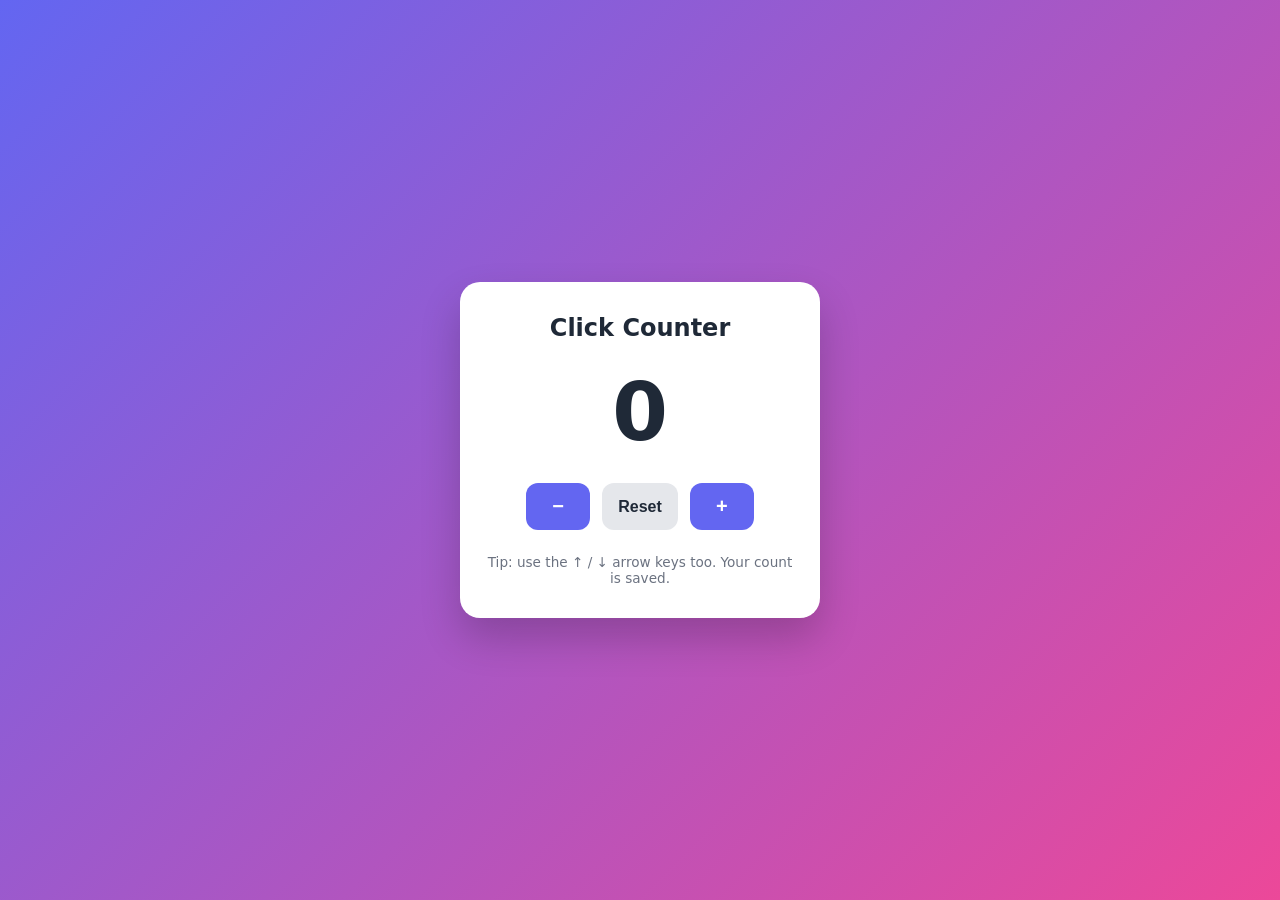
<file: Vibe Coding Projects/01-click-counter/index.html>
<!DOCTYPE html>
<html lang="en">
<head>
  <meta charset="UTF-8">
  <meta name="viewport" content="width=device-width, initial-scale=1.0">
  <title>Click Counter</title>
  <link rel="stylesheet" href="style.css">
</head>
<body>
  <main class="card">
    <h1>Click Counter</h1>
    <p id="count" class="count">0</p>
    <div class="buttons">
      <button id="decrease" aria-label="Decrease">−</button>
      <button id="reset">Reset</button>
      <button id="increase" aria-label="Increase">+</button>
    </div>
    <p class="hint">Tip: use the ↑ / ↓ arrow keys too. Your count is saved.</p>
  </main>
  <script src="script.js"></script>
</body>
</html>
</file>
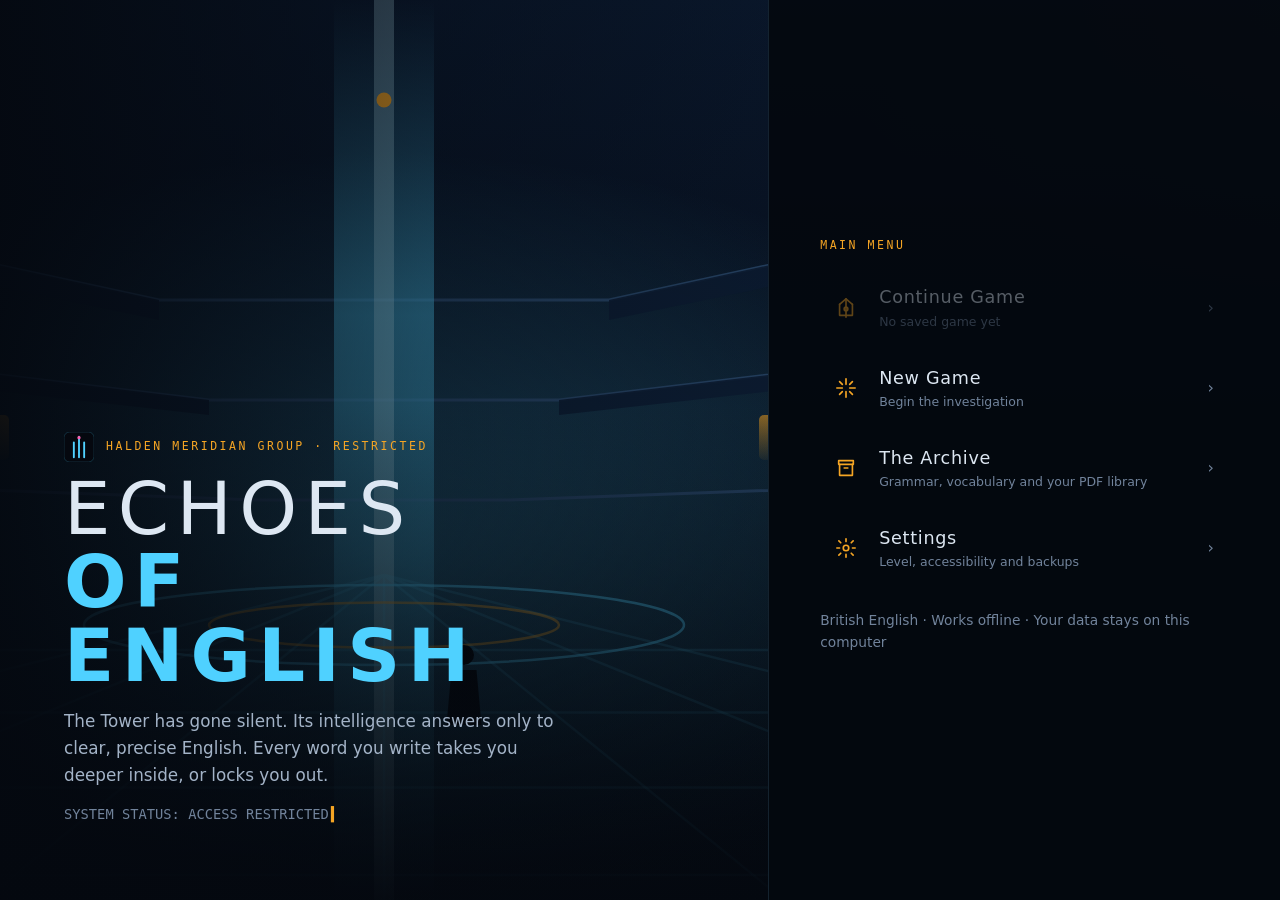
<file: Vibe Coding Projects/02-echoes-game/index.html>
<!doctype html>
<html lang="en-GB">
  <head>
    <meta charset="UTF-8" />
    <meta name="viewport" content="width=device-width, initial-scale=1.0" />
    <meta name="description" content="ECHOES OF ENGLISH: a narrative science-fiction RPG in which you progress by improving your English." />
    <meta name="theme-color" content="#05080f" />
    <link rel="icon" href="./favicon.svg" type="image/svg+xml" />
    <title>Echoes of English</title>
    <script type="module" crossorigin src="./assets/index-BMT0T4XJ.js"></script>
    <link rel="stylesheet" crossorigin href="./assets/index-DKhFb-8x.css">
  </head>
  <body>
    <div id="root"></div>
  </body>
</html>
</file>
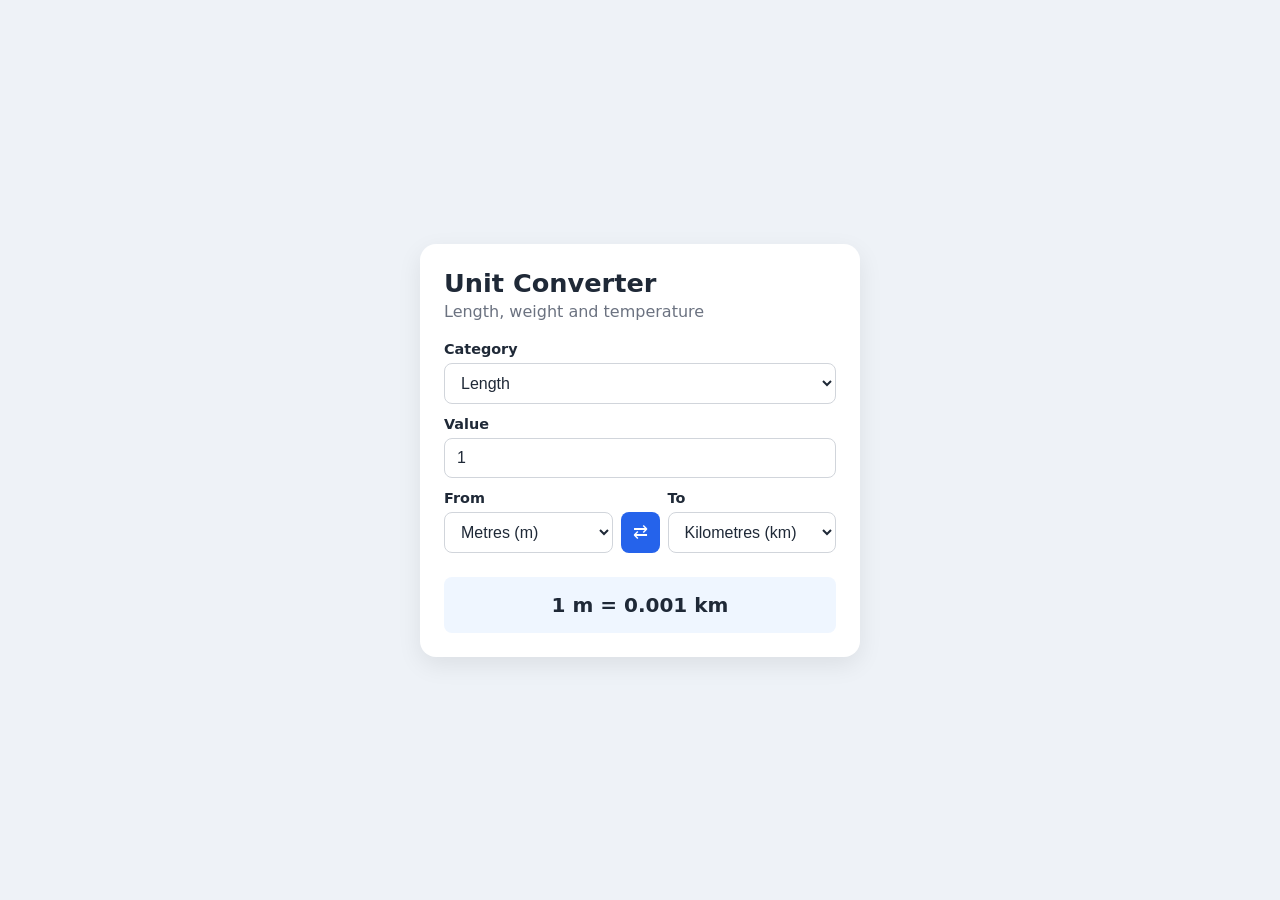
<file: Vibe Coding Projects/04-unit-converter/index.html>
<!DOCTYPE html>
<html lang="en">
<head>
  <meta charset="UTF-8">
  <!-- This line makes the page fit phone screens -->
  <meta name="viewport" content="width=device-width, initial-scale=1.0">
  <title>Unit Converter</title>
  <link rel="stylesheet" href="style.css">
</head>
<body>
  <main class="card">
    <h1>Unit Converter</h1>
    <p class="subtitle">Length, weight and temperature</p>

    <!-- 1. Choose what kind of thing to convert -->
    <label for="category">Category</label>
    <select id="category">
      <option value="length">Length</option>
      <option value="weight">Weight</option>
      <option value="temperature">Temperature</option>
    </select>

    <!-- 2. Type the number to convert -->
    <label for="amount">Value</label>
    <input id="amount" type="number" value="1" step="any">

    <!-- 3. Choose the units. JavaScript fills these menus in. -->
    <div class="units-row">
      <div class="unit-box">
        <label for="from-unit">From</label>
        <select id="from-unit"></select>
      </div>

      <button id="swap" type="button" title="Swap units" aria-label="Swap units">⇄</button>

      <div class="unit-box">
        <label for="to-unit">To</label>
        <select id="to-unit"></select>
      </div>
    </div>

    <!-- 4. JavaScript writes the answer here -->
    <p id="result" class="result" aria-live="polite"></p>
  </main>

  <!-- Load the JavaScript last, so the HTML above already exists when it runs -->
  <script src="script.js"></script>
</body>
</html>
</file>
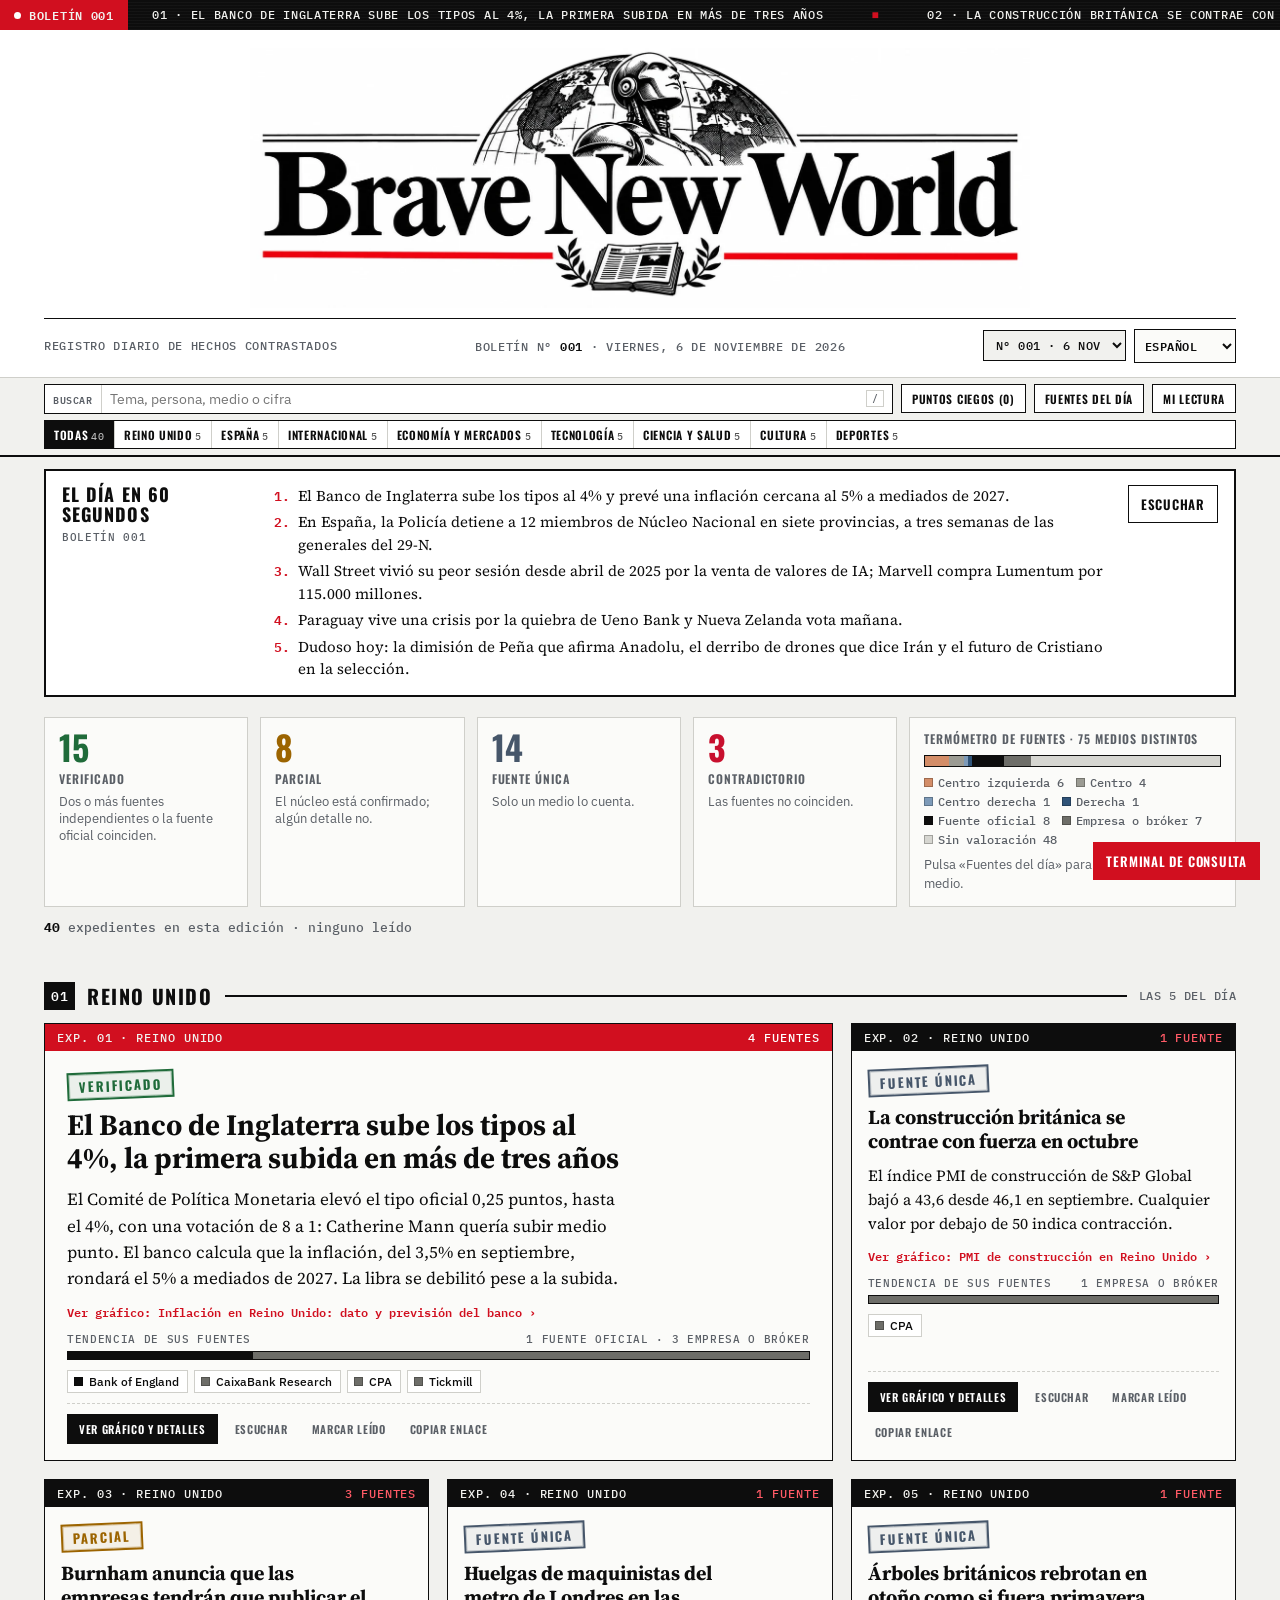
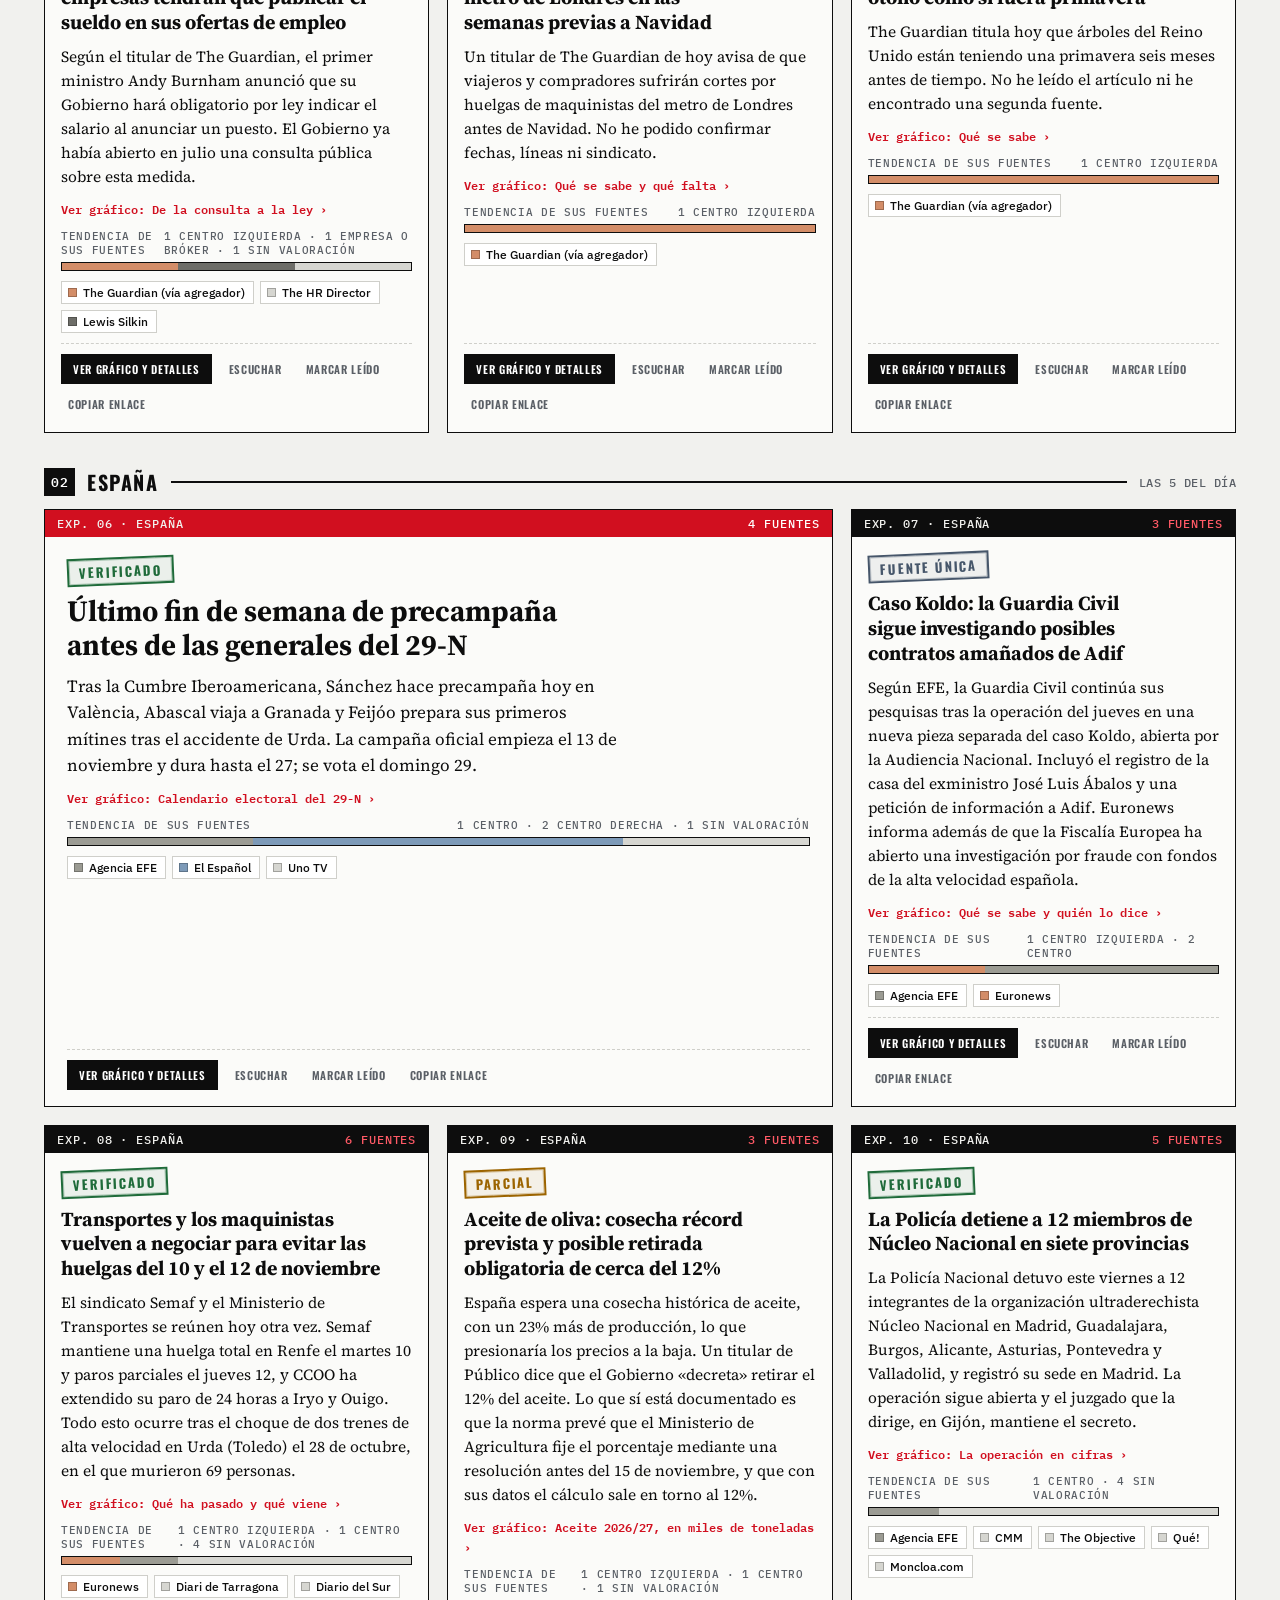
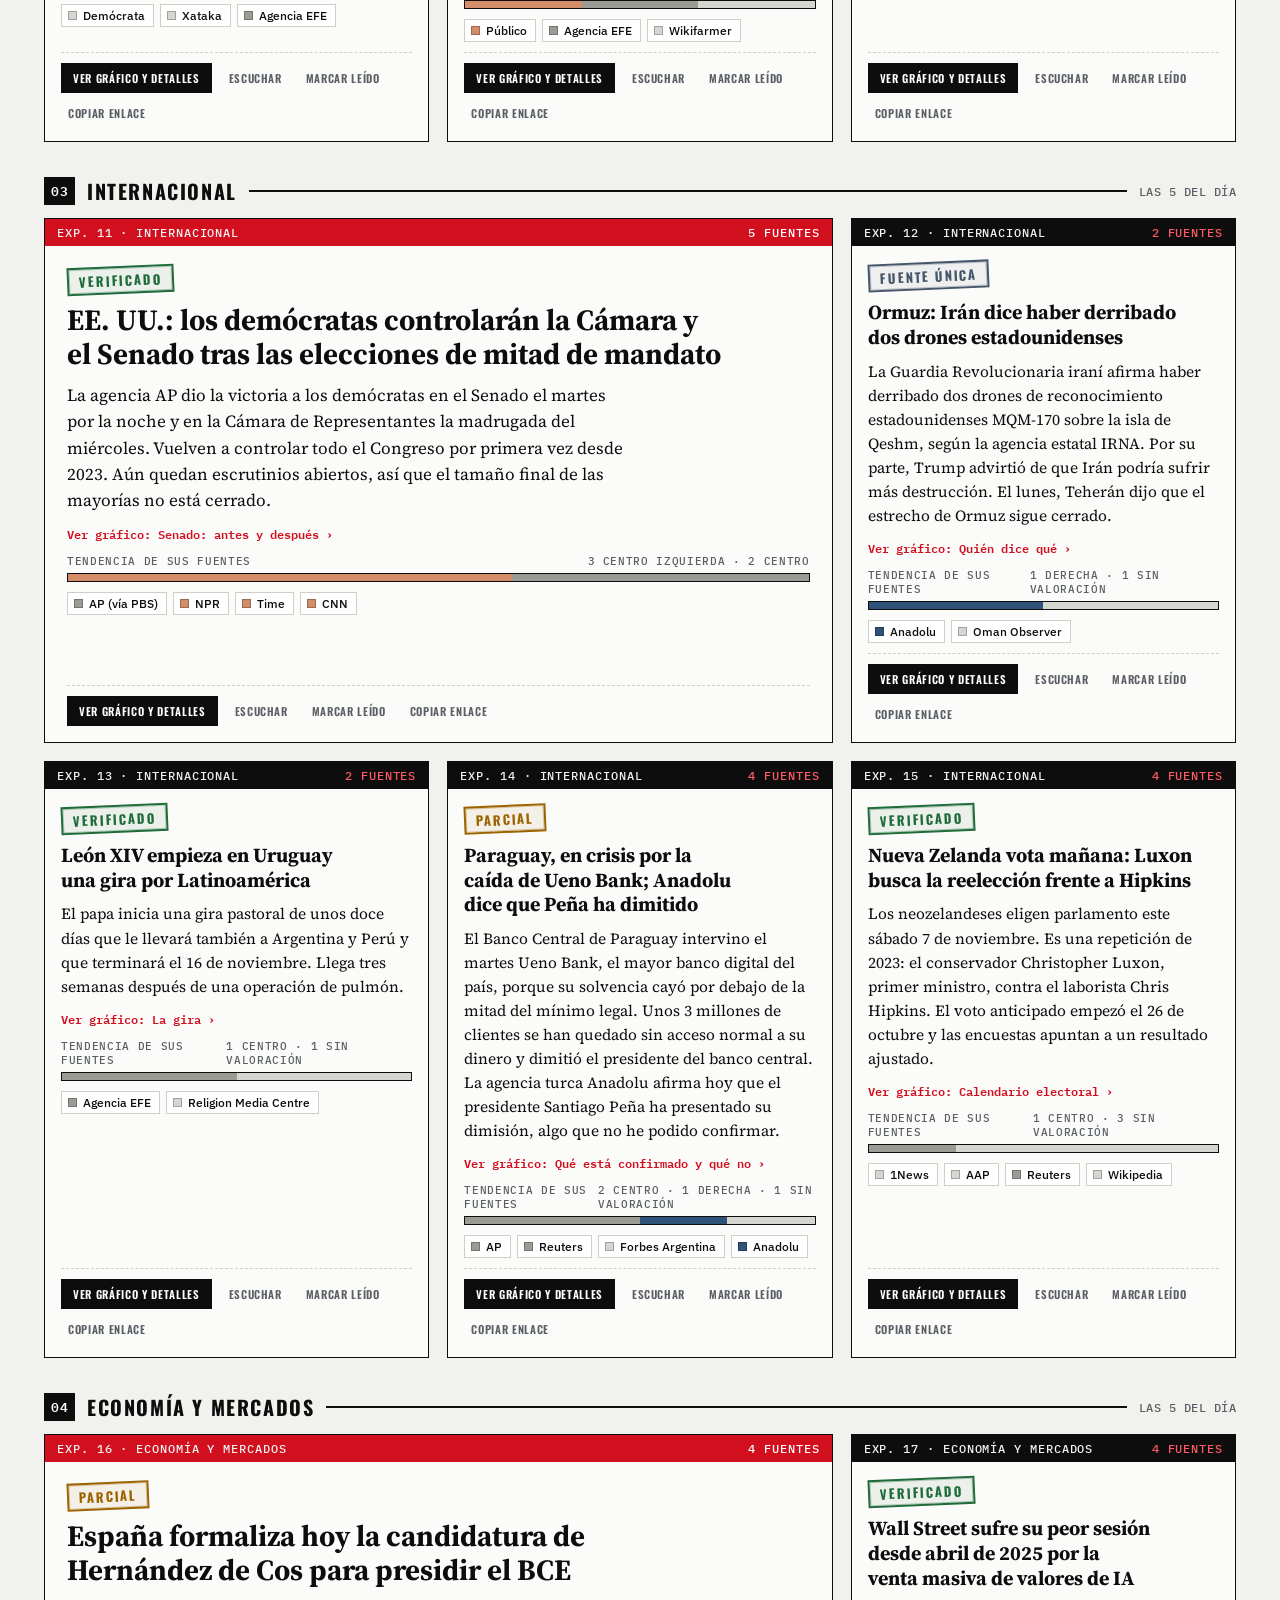
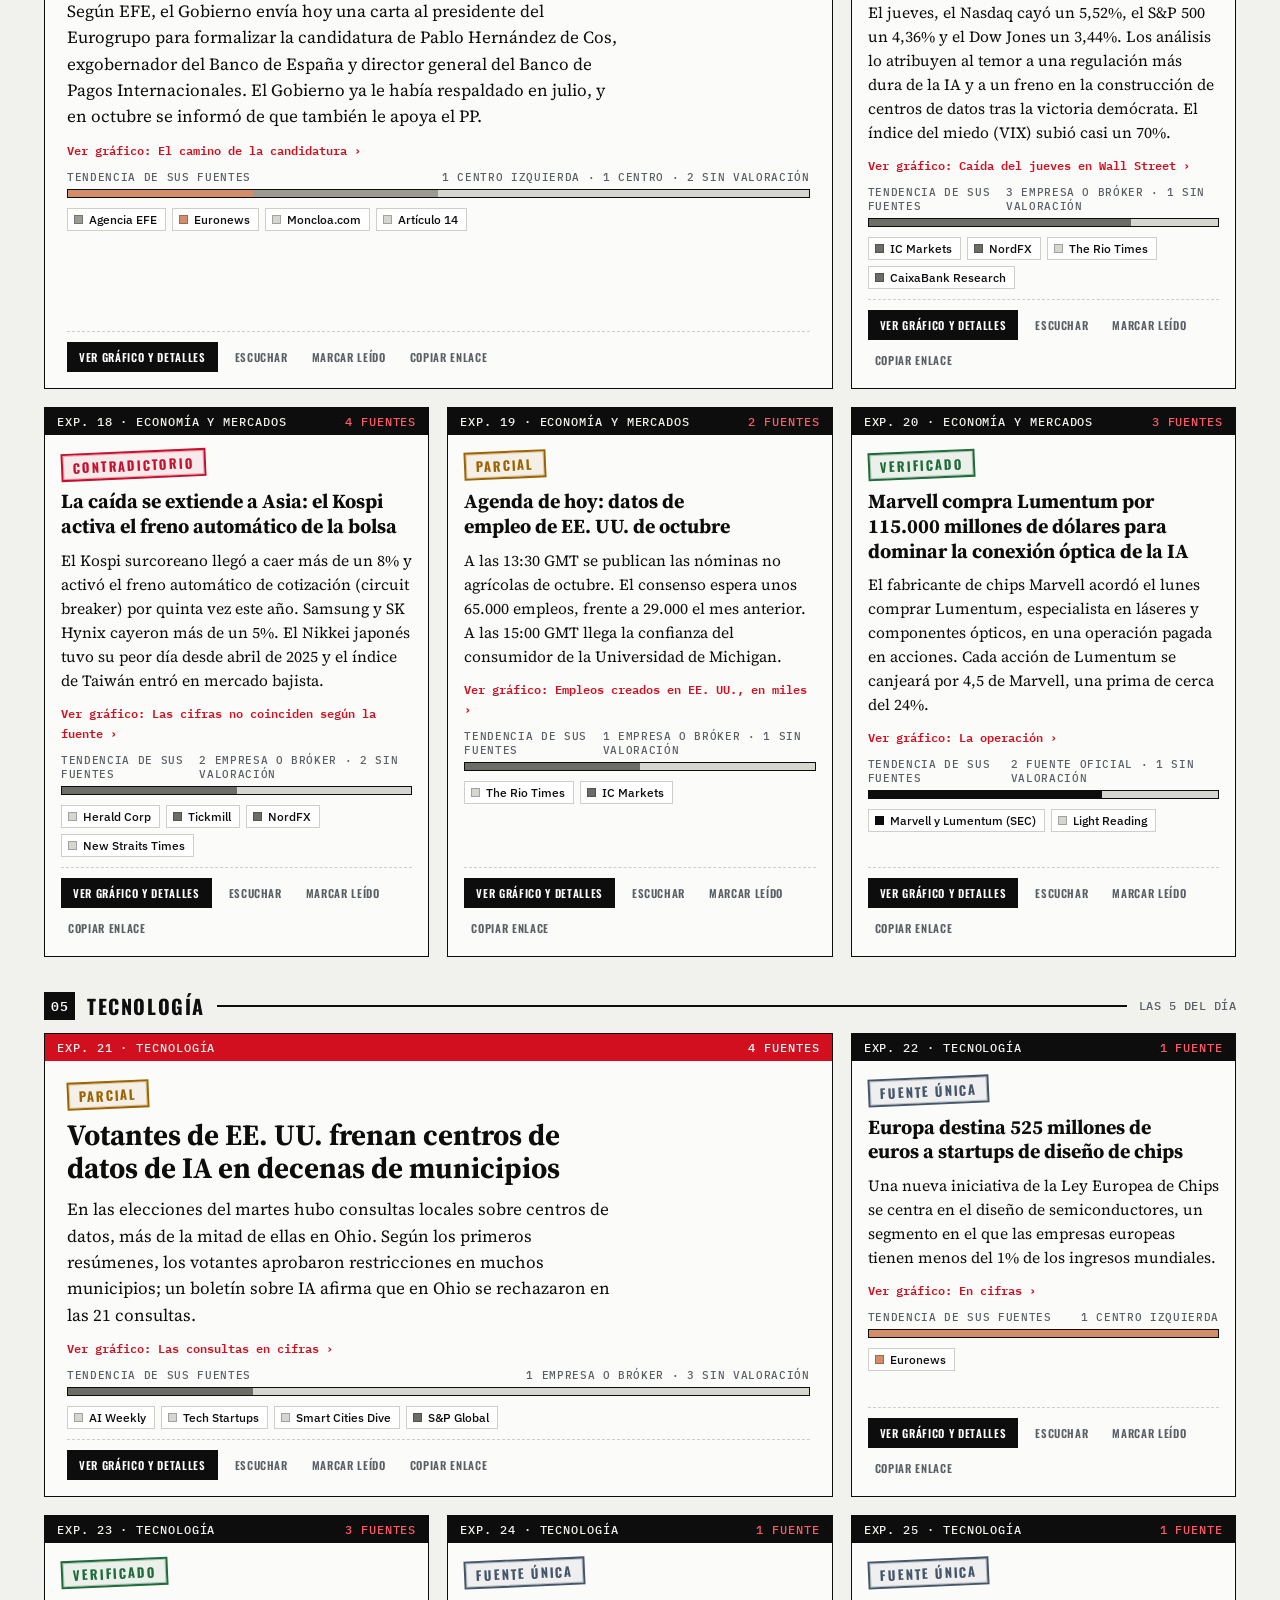
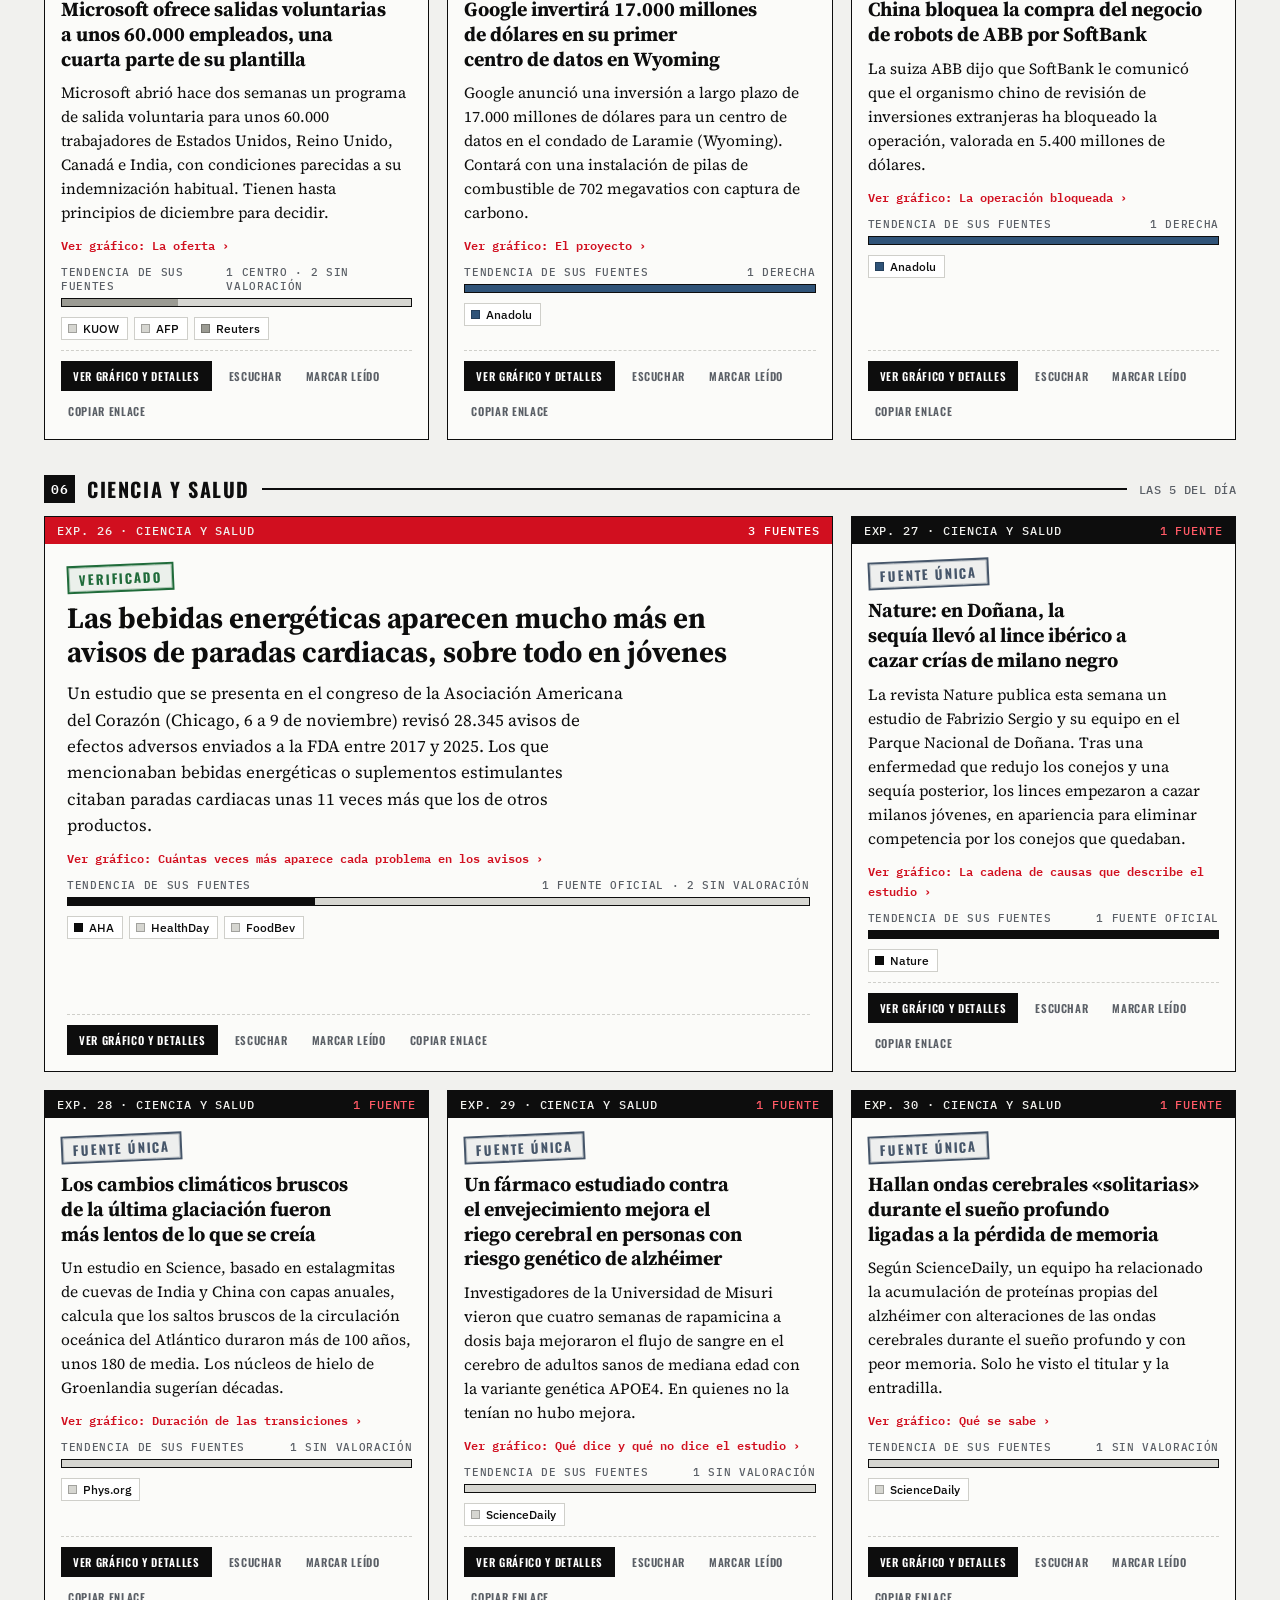
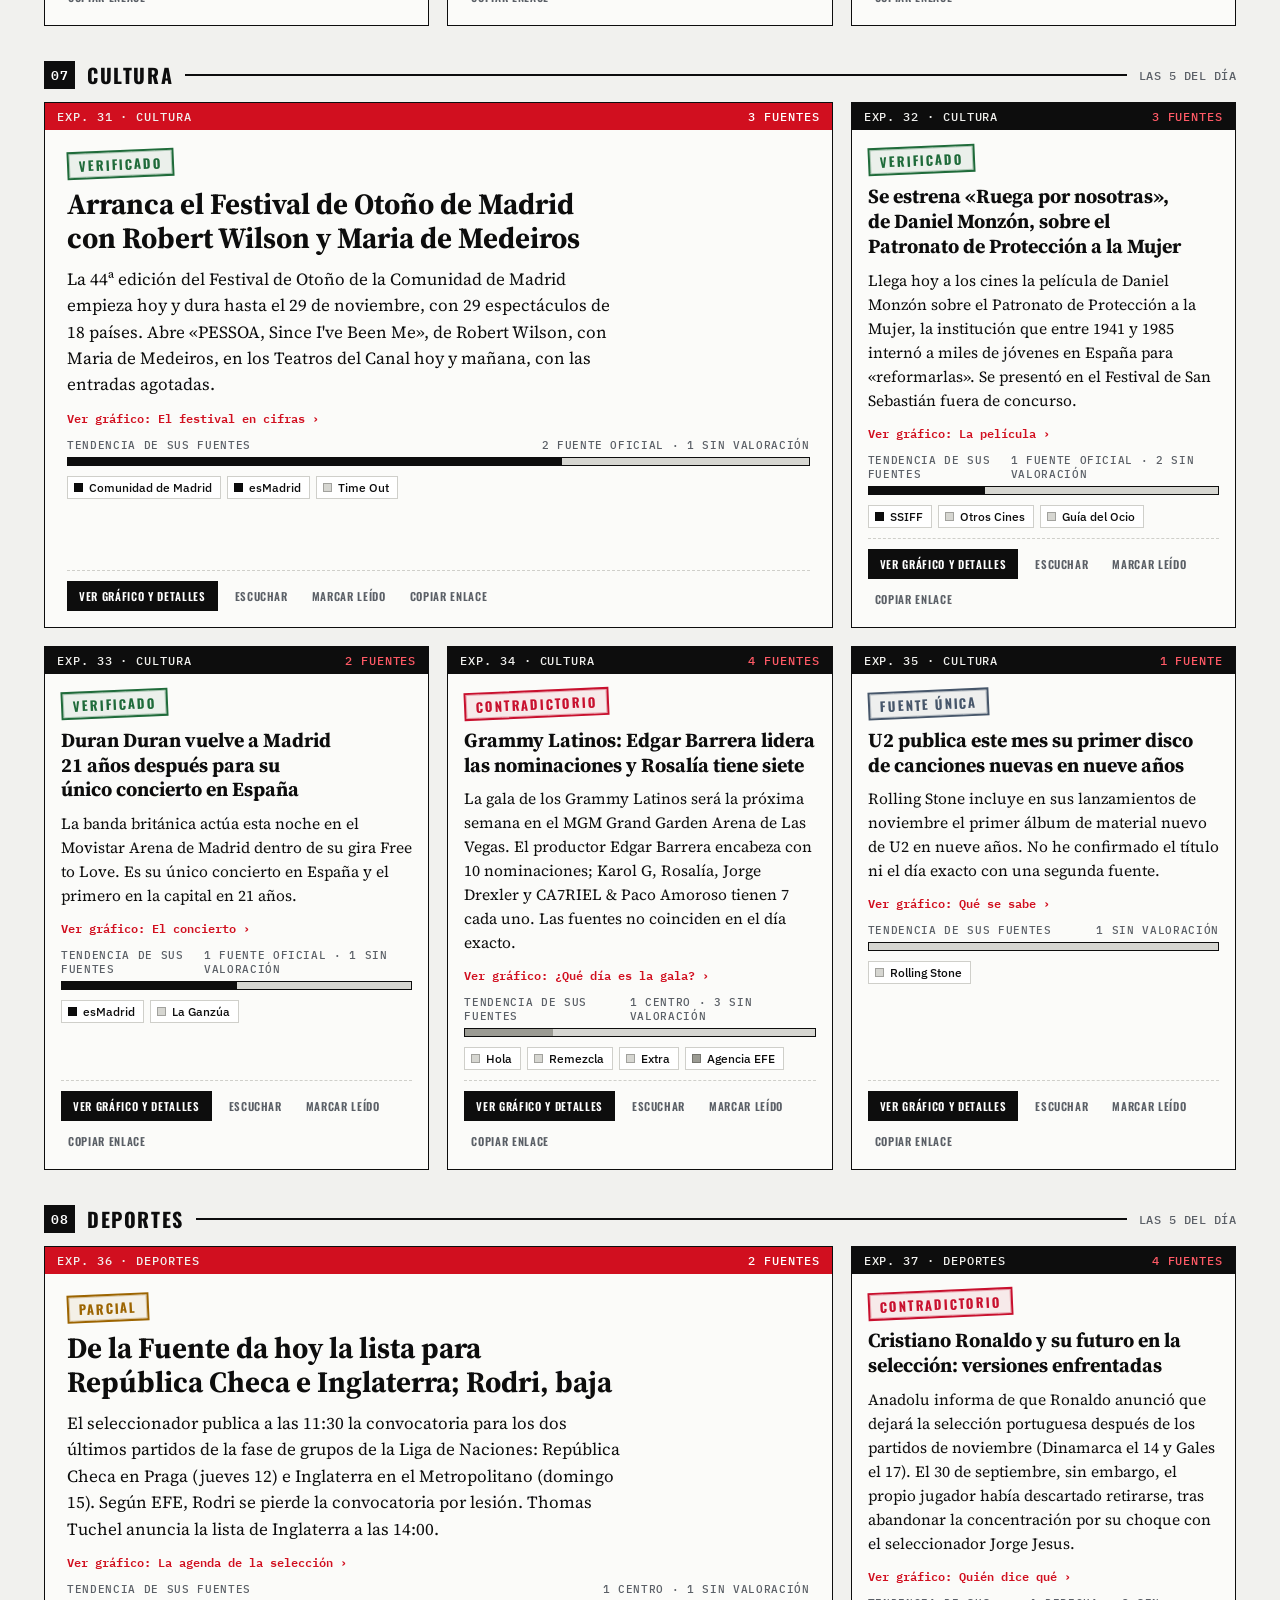
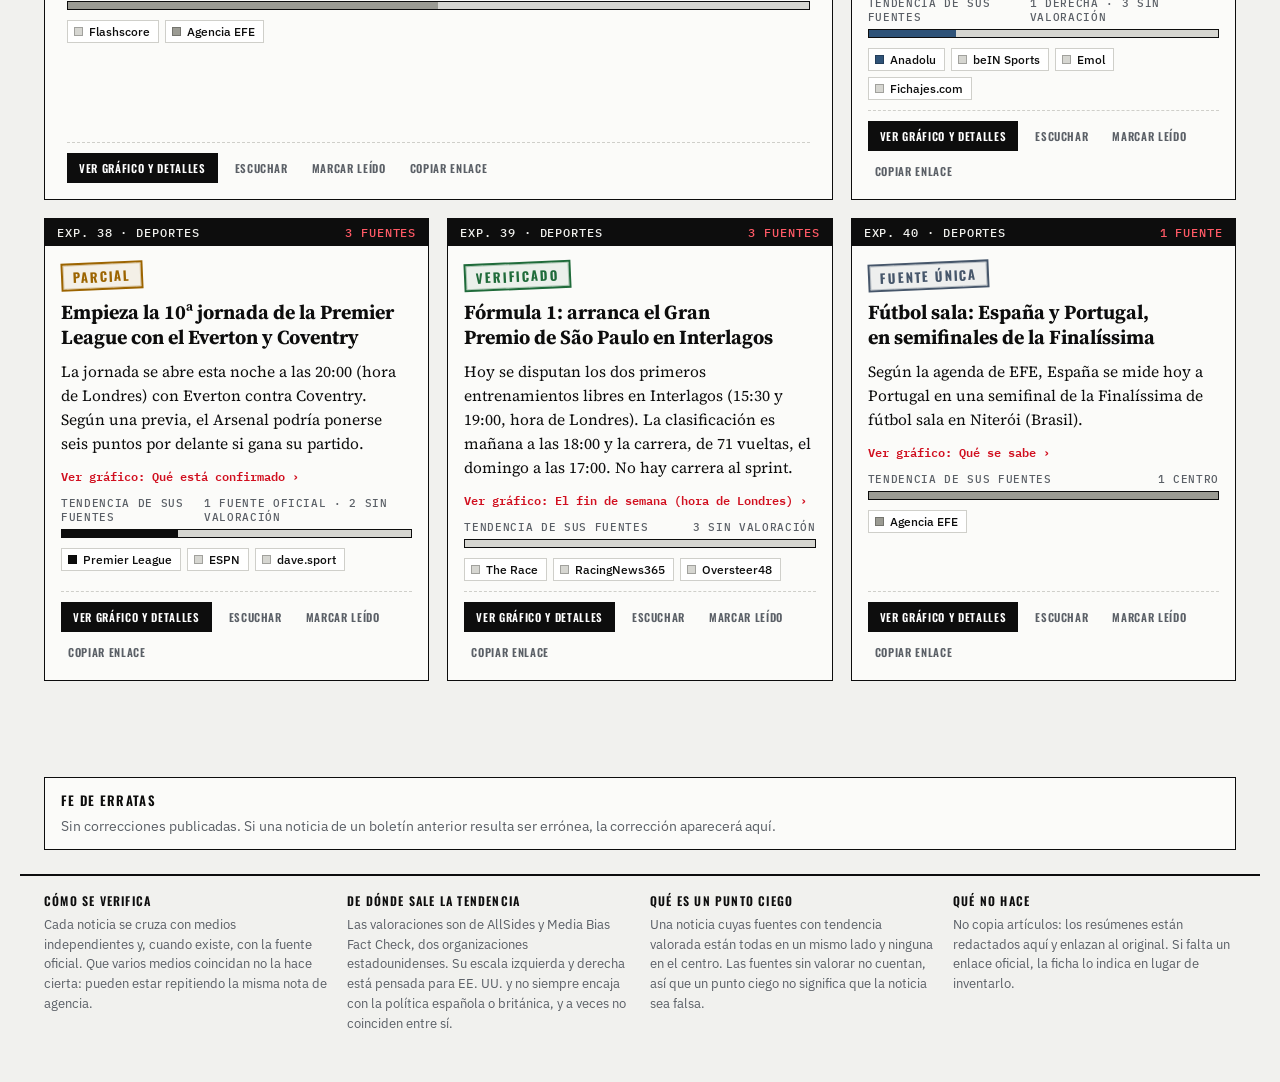
<file: Vibe Coding Projects/05-brave-new-world-news-feed/index.html>
<!DOCTYPE html>
<html lang="es">
<head>
<meta charset="utf-8">
<meta name="viewport" content="width=device-width, initial-scale=1">
<title>Brave New World</title>
<link rel="preconnect" href="https://fonts.googleapis.com">
<link rel="preconnect" href="https://fonts.gstatic.com" crossorigin>
<link href="https://fonts.googleapis.com/css2?family=Oswald:wght@500;600;700&family=Source+Serif+4:opsz,wght@8..60,400;8..60,600;8..60,700&family=IBM+Plex+Sans:wght@400;500;600&family=IBM+Plex+Mono:wght@400;500;600&display=swap" rel="stylesheet">
<style>
/* Layout: archivo de un régimen burocrático. Cabecera con el logotipo, teletipo, barra de control fija,
   expedientes en rejilla con sello de verificación y termómetro de fuentes. Un solo tema: papel y tinta. */
:root{
  --paper:#f1f1ee; --sheet:#fbfbf9; --ink:#0d0d0d; --steel:#5a5f66; --rule:#cfcfca; --red:#d10f1f;
  --ok:#1f6b3a; --part:#9c6400; --one:#46566a; --bad:#c8102e;
  --l-izq:#a4472a; --l-cizq:#d38d68; --l-centro:#9b9b93; --l-cder:#7d9ab8; --l-der:#2f5378; --l-oficial:#0d0d0d; --l-empresa:#6d6d68; --l-nd:#d6d6d1;
  --f-label:"Oswald","Arial Narrow",Impact,sans-serif;
  --f-head:"Source Serif 4",Georgia,"Times New Roman",serif;
  --f-body:"IBM Plex Sans",system-ui,-apple-system,"Segoe UI",sans-serif;
  --f-mono:"IBM Plex Mono",ui-monospace,Menlo,monospace;
  color-scheme:light;
}
*{box-sizing:border-box}
html,body{margin:0}
body{background:var(--paper);color:var(--ink);font:15px/1.55 var(--f-body);-webkit-font-smoothing:antialiased}
a{color:inherit}
button{font:inherit;color:inherit}
:focus-visible{outline:2px solid var(--red);outline-offset:2px}
.sr{position:absolute;width:1px;height:1px;overflow:hidden;clip:rect(0 0 0 0)}

/* Teletipo */
.tape{background:var(--ink);color:#f1f1ee;font:500 12px/1 var(--f-mono);letter-spacing:.06em;text-transform:uppercase;display:flex;align-items:stretch;overflow:hidden;
  background-image:repeating-linear-gradient(0deg,rgba(255,255,255,.03) 0 1px,transparent 1px 3px)}
.tape .lbl{background:var(--red);padding:9px 14px;white-space:nowrap;display:flex;align-items:center;gap:8px;font-weight:600}
.tape .lbl i{width:7px;height:7px;background:#fff;border-radius:50%;display:inline-block;animation:blink 1.4s steps(2) infinite}
.tape .run{flex:1;overflow:hidden;position:relative}
.tape .track{display:inline-flex;gap:48px;white-space:nowrap;padding:9px 0 9px 24px;animation:run 90s linear infinite}
.tape .track button{background:none;border:0;padding:0;cursor:pointer;font:inherit;color:inherit;letter-spacing:inherit;text-transform:inherit}
.tape .track button:hover{color:#fff;text-decoration:underline}
.tape .track span.sep{color:var(--red)}
.tape:hover .track{animation-play-state:paused}
@keyframes run{from{transform:translateX(0)}to{transform:translateX(-50%)}}
@keyframes blink{50%{opacity:0}}
@media (prefers-reduced-motion: reduce){.tape .track{animation:none}.tape .lbl i{animation:none}*{transition:none!important}}

/* Cabecera */
.mast{background:#fff;border-bottom:1px solid var(--rule)}
.mast .in{max-width:1240px;margin:0 auto;padding:18px 24px 14px;display:flex;flex-direction:column;align-items:center;gap:10px}
.mast img{width:min(780px,100%);height:auto;display:block}
.mast .meta{width:100%;display:flex;justify-content:space-between;align-items:center;gap:16px;flex-wrap:wrap;font:500 12px var(--f-mono);text-transform:uppercase;letter-spacing:.06em;color:var(--steel);border-top:1px solid var(--ink);padding-top:10px}
.mast .meta b{color:var(--ink);font-weight:600}
.mast .meta .pick{display:flex;gap:8px;align-items:center}
.mast .meta .lang select{font:600 12px var(--f-mono);border:1px solid var(--ink);background:var(--sheet);padding:5px 6px;color:var(--ink);cursor:pointer}
.mast select{font:500 12px var(--f-mono);text-transform:uppercase;letter-spacing:.04em;color:var(--ink);background:var(--paper);border:1px solid var(--ink);border-radius:0;padding:6px 8px;cursor:pointer}

/* Barra de control */
.ctrl{position:relative;z-index:15;background:var(--paper);border-bottom:2px solid var(--ink)}
.ctrl .in{max-width:1240px;margin:0 auto;padding:10px 24px;display:flex;gap:10px;align-items:center;flex-wrap:wrap}
.search{flex:1 1 260px;display:flex;align-items:center;border:1px solid var(--ink);background:#fff}
.search span{font:600 11px var(--f-mono);padding:0 10px;color:var(--steel);text-transform:uppercase;letter-spacing:.06em;border-right:1px solid var(--rule);align-self:stretch;display:flex;align-items:center}
.search input{flex:1;border:0;background:transparent;font:15px var(--f-body);padding:9px 10px;min-width:0;color:var(--ink)}
.search input:focus{outline:none}
.search:focus-within{box-shadow:0 0 0 2px var(--red)}
.search kbd{font:500 11px var(--f-mono);border:1px solid var(--rule);padding:2px 6px;margin-right:8px;color:var(--steel)}
.tabs{display:flex;gap:0;border:1px solid var(--ink);background:#fff;flex-wrap:wrap}
.tabs button{border:0;border-right:1px solid var(--rule);background:transparent;padding:8px 10px;font:600 12.5px var(--f-label);text-transform:uppercase;letter-spacing:.06em;cursor:pointer}
.tabs button:last-child{border-right:0}
.tabs button:hover{background:var(--paper)}
.tabs button[aria-pressed="true"]{background:var(--ink);color:#fff}
.tabs button small{font:500 11px var(--f-mono);opacity:.7;margin-left:4px}
.btn{border:1px solid var(--ink);background:#fff;padding:8px 12px;font:600 13px var(--f-label);text-transform:uppercase;letter-spacing:.06em;cursor:pointer;display:inline-flex;gap:6px;align-items:center}
.btn:hover{background:var(--ink);color:#fff}
.btn.red{background:var(--red);border-color:var(--red);color:#fff}
.btn.red:hover{background:var(--ink);border-color:var(--ink)}

/* Panel de estado */
.board{max-width:1240px;margin:0 auto;padding:20px 24px 4px;display:grid;grid-template-columns:repeat(4,minmax(0,1fr)) minmax(0,1.6fr);gap:12px}
.stamp-tile{background:var(--sheet);border:1px solid var(--rule);padding:12px 14px;cursor:pointer;text-align:left;display:flex;flex-direction:column;gap:6px;position:relative}
.stamp-tile[aria-pressed="true"]{border-color:var(--ink);box-shadow:inset 0 0 0 1px var(--ink)}
.stamp-tile .n{font:700 34px/1 var(--f-label);font-variant-numeric:tabular-nums;color:var(--c)}
.stamp-tile .l{font:600 12px var(--f-label);text-transform:uppercase;letter-spacing:.08em;color:var(--steel)}
.stamp-tile .d{font-size:12.5px;color:var(--steel);line-height:1.35}
.thermo{background:var(--sheet);border:1px solid var(--rule);padding:12px 14px;display:flex;flex-direction:column;gap:8px}
.thermo h3{margin:0;font:600 12px var(--f-label);text-transform:uppercase;letter-spacing:.08em;color:var(--steel)}
.bar{display:flex;height:12px;border:1px solid var(--ink);background:#fff}
.bar i{display:block;height:100%}
.legend{display:flex;flex-wrap:wrap;gap:4px 12px;font:500 11.5px var(--f-mono);color:var(--steel)}
.legend span{display:inline-flex;align-items:center;gap:5px}
.legend i{width:9px;height:9px;display:inline-block;border:1px solid rgba(0,0,0,.25)}
.thermo p{margin:0;font-size:12.5px;color:var(--steel)}

.status{max-width:1240px;margin:0 auto;padding:8px 24px 0;font:500 12.5px var(--f-mono);color:var(--steel)}
.status b{color:var(--ink)}
.status button{background:none;border:0;padding:0;text-decoration:underline;cursor:pointer;font:inherit;color:var(--red)}

/* Expedientes */
main{max-width:1240px;margin:0 auto;padding:12px 24px 96px}
.sec{margin-top:22px}
.sec > h2{display:flex;align-items:center;gap:12px;margin:0 0 12px;font:700 20px var(--f-label);text-transform:uppercase;letter-spacing:.08em}
.sec > h2::after{content:"";flex:1;height:2px;background:var(--ink)}
.sec > h2 small{font:500 12px var(--f-mono);color:var(--steel);letter-spacing:.04em;order:3}
.grid{display:grid;grid-template-columns:repeat(auto-fill,minmax(340px,1fr));gap:16px}
.file{background:var(--sheet);border:1px solid var(--ink);display:flex;flex-direction:column;position:relative}
.file.read{opacity:.62}
.file .hd{display:flex;justify-content:space-between;align-items:center;gap:8px;background:var(--ink);color:#f1f1ee;padding:6px 12px;font:500 11.5px var(--f-mono);text-transform:uppercase;letter-spacing:.08em}
.file .hd .red{color:#ff5a66}
.file .bd{padding:16px 16px 14px;display:flex;flex-direction:column;gap:10px;flex:1}
.stamp{align-self:flex-start;transform:rotate(-2.5deg);border:2px solid var(--c);color:var(--c);font:700 13px/1 var(--f-label);letter-spacing:.14em;text-transform:uppercase;padding:6px 10px 5px;background:color-mix(in srgb,var(--c) 7%,transparent);box-shadow:inset 0 0 0 1px color-mix(in srgb,var(--c) 30%,transparent)}
.s-confirmada{--c:var(--ok)} .s-parcial{--c:var(--part)} .s-una_fuente{--c:var(--one)} .s-contradictoria{--c:var(--bad)}
.file h3{margin:0;font:700 20px/1.24 var(--f-head);text-wrap:balance}
.file p.sum{margin:0;font:400 15.5px/1.55 var(--f-head)}
.mini{display:flex;flex-direction:column;gap:5px}
.mini .lab{display:flex;justify-content:space-between;font:500 11px var(--f-mono);text-transform:uppercase;letter-spacing:.06em;color:var(--steel)}
.mini .bar{height:9px}
.chips{display:flex;flex-wrap:wrap;gap:6px}
.chip{display:inline-flex;align-items:center;gap:6px;border:1px solid var(--rule);background:#fff;padding:3px 8px 3px 6px;font:500 12px var(--f-body);cursor:pointer}
.chip i{width:9px;height:9px;display:inline-block;border:1px solid rgba(0,0,0,.25)}
.chip:hover,.chip[aria-expanded="true"]{border-color:var(--ink)}
.acts{display:flex;flex-wrap:wrap;gap:6px;border-top:1px dashed var(--rule);padding-top:10px;margin-top:auto}
.acts button{border:1px solid var(--ink);background:transparent;padding:6px 10px;font:600 12px var(--f-label);text-transform:uppercase;letter-spacing:.06em;cursor:pointer}
.acts button:hover{background:var(--ink);color:#fff}
.acts button.ask{border-color:var(--red);color:var(--red)}
.acts button.ask:hover{background:var(--red);color:#fff}
.open .more{display:flex}
.more{display:none;flex-direction:column;gap:12px;border-top:1px solid var(--ink);padding-top:12px}
.more h4{margin:0 0 6px;font:600 12px var(--f-label);text-transform:uppercase;letter-spacing:.1em}
.facts{margin:0;padding:0;list-style:none;font:500 13.5px/1.5 var(--f-mono);display:flex;flex-direction:column;gap:3px}
.facts li{padding-left:16px;position:relative}
.facts li::before{content:"›";position:absolute;left:2px;color:var(--red);font-weight:600}
.note{font-size:13.5px;color:var(--ink);background:var(--paper);border-left:3px solid var(--c);padding:8px 10px;margin:0}
.srcs{list-style:none;margin:0;padding:0;display:flex;flex-direction:column;gap:8px}
.srcs li{display:grid;grid-template-columns:10px 1fr;gap:4px 10px;font-size:13.5px}
.srcs li > i{width:10px;height:10px;margin-top:5px;border:1px solid rgba(0,0,0,.25)}
.srcs a{font-weight:600;text-decoration:none;border-bottom:1px solid var(--rule)}
.srcs a:hover{border-color:var(--red);color:var(--red)}
.srcs .ab{grid-column:2;color:var(--steel);font-size:12.8px;line-height:1.4}
.srcs .rt{grid-column:2;font:500 11.5px var(--f-mono);color:var(--ink)}
.pop{position:absolute;z-index:12;max-width:320px;background:var(--ink);color:#f1f1ee;padding:10px 12px;font-size:13px;line-height:1.45;box-shadow:0 10px 30px rgba(0,0,0,.25)}
.pop b{display:block;font:600 13px var(--f-label);text-transform:uppercase;letter-spacing:.06em;margin-bottom:4px}
.pop small{display:block;font:500 11.5px var(--f-mono);color:#c9c9c4;margin-top:6px}
.empty{padding:40px;text-align:center;border:1px dashed var(--steel);font:500 13px var(--f-mono);color:var(--steel)}

/* Paneles laterales */
.drawer{position:fixed;top:0;right:0;height:100%;width:min(460px,100%);z-index:30;display:none;flex-direction:column;box-shadow:-16px 0 40px rgba(0,0,0,.25)}
.drawer.open{display:flex}
.drawer .top{display:flex;justify-content:space-between;align-items:flex-start;gap:12px;padding:14px 16px;border-bottom:1px solid currentColor}
.drawer .top .k{font:600 12px var(--f-label);text-transform:uppercase;letter-spacing:.12em}
.drawer .top b{display:block;font:600 16px/1.3 var(--f-head);margin-top:4px}
.drawer .x{border:1px solid currentColor;background:transparent;width:32px;height:32px;font-size:18px;cursor:pointer;flex:none}
.dir{background:var(--sheet);color:var(--ink)}
.dir .list{overflow:auto;padding:8px 16px 24px}
.dir h5{margin:16px 0 6px;font:600 12px var(--f-label);text-transform:uppercase;letter-spacing:.1em;display:flex;align-items:center;gap:8px}
.dir h5 i{width:10px;height:10px;display:inline-block;border:1px solid rgba(0,0,0,.25)}
.dir .o{width:100%;text-align:left;border:1px solid var(--rule);background:#fff;padding:8px 10px;margin-bottom:6px;cursor:pointer;display:flex;flex-direction:column;gap:2px}
.dir .o:hover{border-color:var(--ink)}
.dir .o b{font:600 14px var(--f-body);display:flex;justify-content:space-between;gap:8px}
.dir .o b small{font:500 11px var(--f-mono);color:var(--steel)}
.dir .o span{font-size:12.8px;color:var(--steel)}
.dir .o em{font:500 11.5px var(--f-mono);font-style:normal}
.dir .intro{font-size:13px;color:var(--steel);padding:12px 16px 0;margin:0}
.term{background:#0e0f0f;color:#e8e8e2}
.term .top{border-color:#33352f}
.term .k{color:#ff5a66}
.term .warn{font:500 12px var(--f-mono);color:#a9aaa3;padding:10px 16px;border-bottom:1px solid #33352f}
.msgs{flex:1;overflow:auto;padding:16px;display:flex;flex-direction:column;gap:12px;font:14px/1.55 var(--f-body)}
.m{max-width:94%;white-space:pre-wrap;padding:9px 12px}
.m.u{align-self:flex-end;background:#e8e8e2;color:#0e0f0f}
.m.a{align-self:flex-start;border-left:2px solid #ff5a66;background:#171918}
.m.a::before{content:"BNW>";display:block;font:600 11px var(--f-mono);color:#ff5a66;margin-bottom:4px;letter-spacing:.08em}
.sugg{display:flex;flex-wrap:wrap;gap:6px;padding:0 16px 10px}
.sugg button{border:1px solid #44473f;background:transparent;color:#e8e8e2;padding:5px 9px;font:500 12.5px var(--f-mono);cursor:pointer}
.sugg button:hover{border-color:#ff5a66;color:#ff5a66}
.term form{display:flex;border-top:1px solid #33352f}
.term input{flex:1;background:transparent;border:0;color:#e8e8e2;font:14px var(--f-mono);padding:14px 16px;min-width:0}
.term input:focus{outline:none;background:#171918}
.term form button{border:0;background:var(--red);color:#fff;font:600 13px var(--f-label);text-transform:uppercase;letter-spacing:.1em;padding:0 18px;cursor:pointer}
.scrim{position:fixed;inset:0;background:rgba(13,13,13,.35);z-index:25;display:none}
.scrim.on{display:block}
.toast{position:fixed;left:50%;bottom:24px;transform:translateX(-50%);background:var(--ink);color:#fff;font:500 13px var(--f-mono);padding:10px 14px;z-index:40;display:none}
.toast.on{display:block}
.fab{position:fixed;right:20px;bottom:20px;z-index:20}

footer{max-width:1240px;margin:0 auto;padding:0 24px 48px;font-size:12.8px;color:var(--steel);display:grid;grid-template-columns:repeat(4,minmax(0,1fr));gap:20px;border-top:2px solid var(--ink);padding-top:16px}
footer h6{margin:0 0 6px;font:600 12px var(--f-label);text-transform:uppercase;letter-spacing:.1em;color:var(--ink)}
footer p{margin:0}

.tape{position:sticky;top:0;z-index:16}
.ctrl{position:sticky;top:var(--tapeH,30px)}
.ctrl.stuck{box-shadow:0 6px 14px -10px rgba(0,0,0,.45)}
@media (max-width:640px){
  .ctrl .in{padding-top:8px;padding-bottom:8px;gap:8px}
  .ctrl.stuck .btn{display:none}
}
@media (max-width:980px){
  .board{grid-template-columns:repeat(2,minmax(0,1fr))}
  .thermo{grid-column:1 / -1}
  footer{grid-template-columns:1fr}
}
@media (max-width:640px){
  .tabs{width:100%;overflow-x:auto;flex-wrap:nowrap}
  .tabs button{white-space:nowrap}
  .grid{grid-template-columns:1fr}
  .mast .in,.ctrl .in,.board,.status,main,footer{padding-left:16px;padding-right:16px}
  .search kbd{display:none}
}

/* búsqueda fuera del boletín */
.outside{max-width:1240px;margin:0 auto 6px;padding:0 24px}
.outside .box{border:1px solid var(--ink);background:#fff;padding:14px 16px;display:flex;flex-direction:column;gap:10px}
.outside h3{margin:0;font:600 13px var(--f-label);text-transform:uppercase;letter-spacing:.08em}
.outside h3 b{color:var(--red)}
.outside p{margin:0;font-size:13.5px;color:var(--steel)}
.outside .links{display:flex;flex-wrap:wrap;gap:8px}
.outside .links a{border:1px solid var(--ink);padding:6px 10px;font:600 12px var(--f-label);text-transform:uppercase;letter-spacing:.06em;color:var(--ink);text-decoration:none;background:var(--paper)}
.outside .links a:hover{background:var(--ink);color:#fff}
.outside .askq{align-self:flex-start;background:var(--red);color:#fff;border:0;padding:8px 12px;font:600 12px var(--f-label);text-transform:uppercase;letter-spacing:.06em;cursor:pointer}
@media (max-width:640px){.outside{padding:0 16px}}

/* v4 */
.brief{max-width:1240px;margin:0 auto;padding:12px 24px 0}
.brief .box{background:#fff;border:2px solid var(--ink);display:grid;grid-template-columns:200px 1fr auto;gap:16px;align-items:start;padding:14px 16px}
.brief h3{margin:0;font:700 18px/1.1 var(--f-label);text-transform:uppercase;letter-spacing:.06em}
.brief h3 small{display:block;font:500 11px var(--f-mono);color:var(--steel);letter-spacing:.06em;margin-top:6px}
.brief ol{margin:0;padding-left:20px;font:400 15px/1.5 var(--f-head);display:flex;flex-direction:column;gap:4px}
.brief ol li::marker{font:600 13px var(--f-mono);color:var(--red)}
.brief .side{display:flex;flex-direction:column;gap:6px}
.flag{display:inline-flex;align-items:center;gap:6px;font:600 11px var(--f-mono);text-transform:uppercase;letter-spacing:.06em;padding:3px 7px;border:1px dashed var(--red);color:var(--red);background:#fff;align-self:flex-start}
.flag.f{border-style:solid;border-color:var(--ink);color:var(--ink)}
.flags{display:flex;flex-wrap:wrap;gap:6px}
.btn[aria-pressed="true"]{background:var(--red);border-color:var(--red);color:#fff}
.errata{max-width:1240px;margin:0 auto 24px;padding:0 24px}
.errata .box{border:1px solid var(--ink);background:var(--sheet);padding:12px 16px}
.errata h3{margin:0 0 6px;font:600 13px var(--f-label);text-transform:uppercase;letter-spacing:.1em}
.errata ul{margin:0;padding-left:18px;font-size:13.5px}
.errata p{margin:0;font-size:13.5px;color:var(--steel)}
.me{background:var(--sheet);color:var(--ink)}
.me .body{overflow:auto;padding:12px 16px 24px;display:flex;flex-direction:column;gap:18px}
.me h4{margin:0 0 6px;font:600 12px var(--f-label);text-transform:uppercase;letter-spacing:.1em}
.me p{margin:0;font-size:13.5px;color:var(--steel)}
.me form{display:flex;border:1px solid var(--ink);background:#fff}
.me input{flex:1;border:0;padding:9px 10px;font:14px var(--f-body);min-width:0;background:transparent}
.me input:focus{outline:none}
.me form button{border:0;border-left:1px solid var(--ink);background:var(--ink);color:#fff;font:600 12px var(--f-label);text-transform:uppercase;letter-spacing:.08em;padding:0 14px;cursor:pointer}
.tags{display:flex;flex-wrap:wrap;gap:6px;margin-top:8px}
.tags span{display:inline-flex;align-items:center;gap:6px;border:1px solid var(--ink);background:#fff;padding:3px 4px 3px 8px;font:500 12.5px var(--f-mono)}
.tags button{border:0;background:var(--ink);color:#fff;width:20px;height:20px;cursor:pointer;line-height:1}
.speaking{box-shadow:0 0 0 2px var(--red)}
@media (max-width:980px){ .brief .box{grid-template-columns:1fr} }
@media (max-width:640px){ .brief{padding-left:16px;padding-right:16px} .errata{padding-left:16px;padding-right:16px} .fab{right:12px;bottom:12px;padding:8px 10px;font-size:12px} }

/* v5 visuales */
.ttl{all:unset;cursor:pointer;font:inherit;text-wrap:balance}
.ttl:hover{text-decoration:underline;text-decoration-color:var(--red);text-underline-offset:4px}
.ttl:focus-visible{outline:2px solid var(--red);outline-offset:2px}
.peek{align-self:flex-start;border:0;background:none;padding:0;cursor:pointer;font:600 12px var(--f-mono);color:var(--red);text-align:left}
.peek:hover{text-decoration:underline}
.hb{display:flex;flex-direction:column;gap:9px;position:relative}
.hb-row{display:flex;flex-direction:column;gap:3px}
.hb-l{font:500 12.5px var(--f-body);color:var(--ink)}
.hb-t{position:relative;height:16px;margin-right:78px}
.hb-t i{display:block;height:16px;background:var(--ink)}
.hb-t b{position:absolute;top:0;line-height:16px;font:600 13px/16px var(--f-mono);white-space:nowrap}
.hb-row.hl .hb-t i{background:var(--red)} .hb-row.hl .hb-t b{color:var(--red)}
.hb-row.dim .hb-t i{background:repeating-linear-gradient(90deg,#fff 0 6px,var(--l-centro) 6px 9px);outline:1px dashed var(--ink)}
.hb-row.dim .hb-l::after{content:" · previsión";color:var(--steel);font-family:var(--f-mono);font-size:11px}
.hb-axis{position:relative;height:16px;margin-right:78px}
.hb-ref{position:absolute;top:-999px;bottom:0;border-left:2px dashed var(--red);pointer-events:none}
.hb{overflow:hidden}
.hb-ref span{position:absolute;bottom:0;left:6px;white-space:nowrap;font:600 11px var(--f-mono);color:var(--red);background:#fff;padding:0 3px}
.hb-note{font:500 11px var(--f-mono);color:var(--steel)}
.cmp{display:flex;flex-direction:column;gap:10px}
.cmp-row{display:flex;flex-direction:column;gap:3px}
.cmp-bar{display:flex;height:24px;position:relative;border:1px solid var(--ink)}
.cmp-bar i{display:flex;align-items:center;font:600 12px var(--f-mono);color:#fff;font-style:normal;padding:0 6px;overflow:hidden;white-space:nowrap}
.cmp-bar i.a{background:var(--l-cizq)} .cmp-bar i.b{background:var(--l-der);justify-content:flex-end}
.cmp-bar .half{position:absolute;left:50%;top:-4px;bottom:-4px;border-left:2px solid var(--ink)}
.why{margin:0;font:500 13.5px/1.45 var(--f-body);background:var(--paper);border-left:3px solid var(--red);padding:8px 10px}
.why b{font:600 11px var(--f-mono);text-transform:uppercase;letter-spacing:.08em;color:var(--red);display:block;margin-bottom:2px}
.viz{border:1px solid var(--ink);background:#fff;padding:10px 12px 8px}
.viz h5{margin:0 0 8px;font:600 12px var(--f-label);text-transform:uppercase;letter-spacing:.08em}
.viz .src{font:500 10.5px var(--f-mono);color:var(--steel);margin-top:6px;letter-spacing:.02em}
.viz svg{display:block;width:100%;height:auto;overflow:visible}
.viz svg text{font-family:"IBM Plex Mono",monospace}
.tl{list-style:none;margin:0;padding:0 0 0 14px;border-left:2px solid var(--ink);display:flex;flex-direction:column;gap:7px}
.tl li{position:relative;font-size:13.5px;line-height:1.35}
.tl li::before{content:"";position:absolute;left:-20px;top:4px;width:10px;height:10px;background:#fff;border:2px solid var(--ink)}
.tl li.hl::before{background:var(--red);border-color:var(--red)}
.tl li.hl{font-weight:600}
.tl b{font:600 12px var(--f-mono);display:inline-block;min-width:58px;color:var(--steel)}
.tl li.hl b{color:var(--red)}
.steps{list-style:none;margin:0;padding:0;display:grid;gap:6px}
.steps li{display:grid;grid-template-columns:22px 1fr;gap:8px;font-size:13.5px;line-height:1.35;align-items:start}
.steps li span{width:22px;height:22px;background:var(--ink);color:#fff;font:600 12px var(--f-mono);display:flex;align-items:center;justify-content:center}
.steps li.hl span{background:var(--red)}
.steps li.dim{color:var(--steel)}
.steps li.dim span{background:var(--l-centro)}
.steps em{font:600 11px var(--f-mono);font-style:normal;text-transform:uppercase;letter-spacing:.06em;color:var(--steel);display:block}
.claims{list-style:none;margin:0;padding:0;display:grid;gap:6px}
.claims li{border:1px solid var(--rule);padding:6px 8px;display:grid;grid-template-columns:auto 1fr;gap:2px 8px;font-size:13.5px;line-height:1.35}
.claims li i{grid-row:span 2;font:700 10px var(--f-label);letter-spacing:.08em;text-transform:uppercase;padding:3px 5px;border:1.5px solid currentColor;align-self:start;transform:rotate(-2deg)}
.claims li i.una{color:var(--one)} .claims li i.no{color:var(--bad)} .claims li i.si{color:var(--ok)}
.claims li b{font:600 11.5px var(--f-mono);color:var(--steel)}
.stats{display:grid;grid-template-columns:repeat(auto-fit,minmax(110px,1fr));gap:8px}
.stats div{border-top:3px solid var(--ink);padding-top:6px}
.stats div.dim{border-color:var(--l-centro);color:var(--steel)}
.stats b{display:block;font:700 22px/1.1 var(--f-label)}
.stats span{font-size:12.5px;line-height:1.35;display:block;margin-top:2px}
.terms{margin:0;display:grid;gap:6px}
.terms dt{font:600 12.5px var(--f-mono)}
.terms dd{margin:0 0 0 0;font-size:13.5px;color:var(--ink)}

/* barra compacta */
.ctrl .in{padding-top:6px;padding-bottom:6px;gap:6px 8px}
.search{flex:1 1 220px}
.search span{font-size:10px;padding:0 8px}
.search input{font-size:13.5px;padding:5px 8px}
.search kbd{font-size:10px;padding:1px 5px}
.ctrl .btn{padding:5px 10px;font-size:11.5px}
.tabs{order:5;width:100%}
.tabs button{padding:5px 9px;font-size:11.5px}
.tabs button small{font-size:10px;margin-left:3px}
@media (max-width:640px){
  .ctrl .in{padding-top:5px;padding-bottom:5px}
  .ctrl .btn{padding:4px 8px;font-size:11px}
}

/* rejilla sin huecos y acabado */
.grid{grid-template-columns:repeat(3,minmax(0,1fr));gap:18px;align-items:stretch}
.g5 > .file:first-child{grid-column:span 2}
.g5 > .file:first-child h3{font-size:clamp(24px,2.3vw,30px);line-height:1.15}
.g5 > .file:first-child p.sum{font-size:17px;line-height:1.55;max-width:62ch}
.g5 > .file:first-child .hd{background:var(--red)}
.g5 > .file:first-child .hd .red{color:#fff}
.g5 > .file:first-child .bd{padding:20px 22px 16px}
.file{transition:transform .15s ease,box-shadow .15s ease}
.file:hover{transform:translateY(-2px);box-shadow:6px 6px 0 var(--ink)}
.file.open{box-shadow:6px 6px 0 var(--red)}
.sec{margin-top:34px}
.sec > h2 .no{font:600 13px var(--f-mono);color:#fff;background:var(--ink);padding:3px 7px;letter-spacing:.04em}
.acts{gap:6px 10px}
.acts button{border-color:transparent;padding:5px 6px;font-size:11px;color:var(--steel)}
.acts button:hover{background:transparent;color:var(--ink);text-decoration:underline;text-underline-offset:3px}
.acts button[data-act="toggle"]{border:1px solid var(--ink);background:var(--ink);color:#fff;padding:6px 11px}
.acts button[data-act="toggle"]:hover{background:var(--red);border-color:var(--red);color:#fff;text-decoration:none}
.acts button.ask{color:var(--red)}
@media (max-width:999px){ .grid{grid-template-columns:repeat(2,minmax(0,1fr))} }
@media (max-width:640px){
  .grid{grid-template-columns:1fr}
  .g5 > .file:first-child{grid-column:auto}
  .g5 > .file:first-child .bd{padding:16px}
  .file:hover{transform:none;box-shadow:none}
}
@media (prefers-reduced-motion: reduce){.file{transition:none}.file:hover{transform:none}}

/* búsqueda: resultados primero */
body.searching #brief, body.searching #board, body.searching #errata{display:none}
body.searching #main{min-height:0}
body.searching .outside{margin-top:14px}

/* móvil: letra más grande */
@media (max-width:640px){
  body{font-size:16.5px}
  .file h3,.g5 > .file:first-child h3{font-size:23px;line-height:1.22}
  .file p.sum,.g5 > .file:first-child p.sum{font-size:17.5px;line-height:1.55}
  .peek{font-size:13.5px}
  .mini .lab{font-size:12px}
  .chip{font-size:13.5px;padding:4px 9px 4px 7px}
  .acts button{font-size:12.5px}
  .acts button[data-act="toggle"]{padding:8px 12px}
  .why{font-size:15.5px}
  .why b{font-size:12px}
  .note,.terms dd,.srcs li{font-size:15px}
  .terms dt{font-size:14px}
  .facts{font-size:14.5px}
  .brief ol{font-size:17px}
  .file .hd{font-size:12px}
  .stamp{font-size:13px}
  .search input{font-size:16px}
  .tabs button{font-size:12.5px;padding:7px 10px}
  .tape{font-size:13px}
  .sec > h2{font-size:21px}
  .outside p{font-size:15px}
  .outside .links a{font-size:12.5px;padding:8px 10px}
}
</style>
</head>
<body>
<div class="tape" aria-label="Titulares de la edición">
  <div class="lbl"><i></i><span id="tapeLbl">Boletín</span></div>
  <div class="run"><div class="track" id="track"></div></div>
</div>

<header class="mast"><div class="in">
  <img src="assets/logo.webp" alt="Brave New World" width="1600" height="533">
  <div class="meta">
    <span>Registro diario de hechos contrastados</span>
    <span id="fecha"></span>
    <span class="pick"><label><span class="sr">Edición</span><select id="ed" aria-label="Elegir edición"></select></label><label class="lang"><span class="sr">Idioma</span><select id="lang" aria-label="Idioma"><option value="index.html" selected>Español</option><option value="en/index.html">English</option><option value="pt/index.html">Português</option><option value="zh/index.html">中文</option></select></label></span>
  </div>
</div></header>

<div class="ctrl"><div class="in">
  <label class="search"><span>Buscar</span><input id="q" type="search" placeholder="Tema, persona, medio o cifra" autocomplete="off"><kbd>/</kbd></label>
  <div class="tabs" id="tabs" role="group" aria-label="Secciones"></div>
  <button class="btn" id="blindBtn" type="button" aria-pressed="false">Puntos ciegos</button>
  <button class="btn" id="openDir" type="button">Fuentes del día</button>
  <button class="btn" id="openMe" type="button">Mi lectura</button>
</div></div>

<section class="brief" id="brief" aria-label="El día en 60 segundos"></section>
<section class="board" id="board" aria-label="Resumen de verificación"></section>
<div class="status" id="status"></div>
<section class="outside" id="outside" hidden aria-live="polite"></section>
<main id="main"></main>

<section class="errata" id="errata" aria-label="Fe de erratas"></section>
<footer>
  <div><h6>Cómo se verifica</h6><p>Cada noticia se cruza con medios independientes y, cuando existe, con la fuente oficial. Que varios medios coincidan no la hace cierta: pueden estar repitiendo la misma nota de agencia.</p></div>
  <div><h6>De dónde sale la tendencia</h6><p>Las valoraciones son de AllSides y Media Bias Fact Check, dos organizaciones estadounidenses. Su escala izquierda y derecha está pensada para EE. UU. y no siempre encaja con la política española o británica, y a veces no coinciden entre sí.</p></div>
  <div><h6>Qué es un punto ciego</h6><p>Una noticia cuyas fuentes con tendencia valorada están todas en un mismo lado y ninguna en el centro. Las fuentes sin valorar no cuentan, así que un punto ciego no significa que la noticia sea falsa.</p></div>
  <div><h6>Qué no hace</h6><p>No copia artículos: los resúmenes están redactados aquí y enlazan al original. Si falta un enlace oficial, la ficha lo indica en lugar de inventarlo.</p></div>
</footer>

<button class="btn red fab" id="fab" type="button" hidden>Terminal de consulta</button>
<div class="scrim" id="scrim"></div>

<aside class="drawer dir" id="dir" role="dialog" aria-label="Fuentes del día">
  <div class="top"><div><span class="k">Archivo de fuentes</span><b id="dirTitle">Medios citados hoy</b></div><button class="x" data-close aria-label="Cerrar">×</button></div>
  <p class="intro">Pulsa un medio para ver solo las noticias en las que aparece.</p>
  <div class="list" id="dirList"></div>
</aside>

<aside class="drawer me" id="me" role="dialog" aria-label="Mi lectura">
  <div class="top"><div><span class="k">Mi lectura</span><b>Tu dieta informativa y los temas que sigues</b></div><button class="x" data-close aria-label="Cerrar">×</button></div>
  <div class="body" id="meBody"></div>
</aside>

<aside class="drawer term" id="chat" role="dialog" aria-label="Terminal de consulta">
  <div class="top"><div><span class="k" id="chatKind">Terminal de consulta</span><b id="chatTitle"></b></div><button class="x" data-close aria-label="Cerrar">×</button></div>
  <div class="warn">Responde con las fuentes de esta edición. No navega por internet. Lo que añada por su cuenta lo marca como contexto general.</div>
  <div class="msgs" id="msgs"></div>
  <div class="sugg" id="sugg"></div>
  <form id="form"><input id="ask" placeholder="Escribe tu pregunta" autocomplete="off" aria-label="Pregunta"><button type="submit">Enviar</button></form>
</aside>
<div class="toast" id="toast" role="status"></div>

<script id="seed" type="application/json">{"date": "2026-11-06", "generated": "2026-11-06T16:30:00Z", "note": "Verificación por cruce de fuentes independientes. La tendencia de cada medio viene de AllSides o Media Bias Fact Check cuando existe; si no, se indica.", "stories": [{"id": "uk-boe", "cat": "Reino Unido", "title": "El Banco de Inglaterra sube los tipos al 4%, la primera subida en más de tres años", "summary": "El Comité de Política Monetaria elevó el tipo oficial 0,25 puntos, hasta el 4%, con una votación de 8 a 1: Catherine Mann quería subir medio punto. El banco calcula que la inflación, del 3,5% en septiembre, rondará el 5% a mediados de 2027. La libra se debilitó pese a la subida.", "status": "confirmada", "check": "El comunicado oficial del Banco de Inglaterra confirma la decisión, la votación y las previsiones. CaixaBank Research, CPA y Tickmill recogen la subida por separado.", "facts": ["Bank Rate: 4% (antes 3,75%)", "Votación 8 a 1; Mann votó por subir a 4,25%", "IPC sept. 2026: 3,5%", "Previsión del banco: IPC ~4,5% en T1 2027 y ~5% en T2 2027", "Según CPA, el banco sube su previsión de PIB al 1,6% en 2026 y al 1,3% en 2027 (dato no comprobado en el comunicado)"], "sources": [{"name": "Bank of England (oficial)", "url": "https://www.bankofengland.co.uk/monetary-policy-summary-and-minutes/2026/november-2026", "outlet": "Bank of England", "lean": "oficial", "about": "Banco central del Reino Unido. Es la fuente oficial primaria de la decisión de tipos.", "rating": ""}, {"name": "CaixaBank Research", "url": "https://www.caixabankresearch.com/en/publications/financial-markets-daily-report/06-november-2026", "outlet": "CaixaBank Research", "lean": "empresa", "about": "Servicio de análisis económico del banco español CaixaBank. Es análisis de mercado, no periodismo.", "rating": ""}, {"name": "CPA (UK Business News)", "url": "https://cpa.co.uk/uk-business-news-today-6-november-2026-economy-markets-insolvencies/", "outlet": "CPA", "lean": "empresa", "about": "Blog de una empresa británica que se dirige a pymes que venden a crédito, según su propio texto. No es un medio de comunicación.", "rating": ""}, {"name": "Tickmill", "url": "https://www.tickmill.com/blog/daily-market-outlook-november-6-2026", "outlet": "Tickmill", "lean": "empresa", "about": "Bróker de divisas y CFD. Sus notas de mercado tienen fin comercial.", "rating": ""}], "official": [{"name": "Monetary Policy Summary, noviembre 2026: Bank of England", "url": "https://www.bankofengland.co.uk/monetary-policy-summary-and-minutes/2026/november-2026", "note": "Decisión, votación y previsiones de inflación"}], "why": "Encarece las hipotecas variables y los préstamos en Reino Unido y mejora algo lo que pagan los ahorros. El banco sube tipos para frenar una inflación que espera que siga subiendo.", "terms": [{"t": "Bank Rate", "d": "El tipo de interés oficial del Banco de Inglaterra. Marca lo que cuesta pedir dinero prestado en el país."}, {"t": "IPC", "d": "Índice de precios al consumo: mide cuánto suben los precios. El objetivo del banco es el 2%."}], "visual": {"type": "bars", "title": "Inflación en Reino Unido: dato y previsión del banco", "unit": "%", "ref": {"value": 2, "label": "Objetivo 2%"}, "items": [{"label": "Sept. 2026 (dato)", "value": 3.5}, {"label": "T1 2027 (previsión)", "value": 4.5, "dim": true}, {"label": "T2 2027 (previsión)", "value": 5, "dim": true}], "source": "Bank of England, noviembre 2026"}}, {"id": "uk-pmi", "cat": "Reino Unido", "title": "La construcción británica se contrae con fuerza en octubre", "summary": "El índice PMI de construcción de S&P Global bajó a 43,6 desde 46,1 en septiembre. Cualquier valor por debajo de 50 indica contracción.", "status": "una_fuente", "check": "Solo lo he encontrado en el resumen de CPA. No he podido abrir la publicación original de S&P Global.", "facts": ["PMI construcción oct. 2026: 43,6", "Sept. 2026: 46,1", "Por debajo de 50 = contracción"], "sources": [{"name": "CPA (UK Business News)", "url": "https://cpa.co.uk/uk-business-news-today-6-november-2026-economy-markets-insolvencies/", "outlet": "CPA", "lean": "empresa", "about": "Blog de una empresa británica que se dirige a pymes que venden a crédito, según su propio texto. No es un medio de comunicación.", "rating": ""}], "official": [], "why": "El PMI es un termómetro rápido de la actividad. Por debajo de 50 significa que el sector se está contrayendo, y en octubre cayó todavía más.", "terms": [{"t": "PMI", "d": "Índice basado en encuestas a directivos de compras. 50 es la frontera: por encima crece la actividad, por debajo se reduce."}], "visual": {"type": "bars", "title": "PMI de construcción en Reino Unido", "unit": "", "ref": {"value": 50, "label": "50: frontera entre crecer y caer"}, "min": 40, "items": [{"label": "Septiembre", "value": 46.1}, {"label": "Octubre", "value": 43.6, "hl": true}], "source": "CPA, que cita a S&P Global (una sola fuente)"}}, {"id": "uk-salarios", "cat": "Reino Unido", "title": "Burnham anuncia que las empresas tendrán que publicar el sueldo en sus ofertas de empleo", "summary": "Según el titular de The Guardian, el primer ministro Andy Burnham anunció que su Gobierno hará obligatorio por ley indicar el salario al anunciar un puesto. El Gobierno ya había abierto en julio una consulta pública sobre esta medida.", "why": "Si se aprueba, cualquier persona que busque trabajo en Reino Unido sabrá lo que se paga antes de presentarse. Sus defensores dicen que reduce las brechas salariales; algunas empresas temen que deje a la vista diferencias entre su plantilla actual.", "terms": [{"t": "Consulta pública", "d": "Paso previo a una ley en el que el Gobierno publica la propuesta y recoge opiniones."}, {"t": "Transparencia salarial", "d": "Obligación de informar de cuánto se paga por un puesto."}], "visual": {"type": "steps", "title": "De la consulta a la ley", "items": [{"label": "Julio 2026", "text": "El Gobierno abre una consulta sobre publicar el salario en las ofertas (Lewis Silkin, The HR Director)"}, {"label": "Hoy", "text": "Burnham anuncia la obligación legal (titular de The Guardian)", "hl": true}, {"label": "Después", "text": "Tendría que aprobarse como ley; no hay fecha publicada", "dim": true}], "source": "Lewis Silkin, The HR Director y titular de The Guardian"}, "status": "parcial", "check": "La consulta de julio está confirmada por dos fuentes especializadas. El anuncio de hoy solo lo he visto como titular de The Guardian recogido por un agregador; no he leído los detalles ni el calendario.", "facts": ["Anuncio atribuido a Andy Burnham, primer ministro desde julio de 2026", "La consulta de julio proponía publicar salario y condiciones, o darlos por escrito antes de la entrevista si no hay anuncio", "No se conocen fechas de entrada en vigor"], "sources": [{"name": "Titular de The Guardian (vía agregador)", "url": "https://www.unitedkingdom.online-listing.com/news/blogger/2026/11/06/burnham-to-force-employers-to-publish-salaries-on-job-ads-in-latest-government-small-fix-uk-politics-live/uk/services/", "outlet": "The Guardian (vía agregador)", "lean": "cizq", "about": "Diario británico. Aquí solo se ha visto el titular recogido por un agregador web, no el artículo en la web del diario.", "rating": "AllSides: centro izquierda"}, {"name": "The HR Director", "url": "https://www.thehrdirector.com/?p=159433", "outlet": "The HR Director", "lean": "nd", "about": "Revista británica especializada en recursos humanos.", "rating": ""}, {"name": "Lewis Silkin (julio 2026)", "url": "https://www.lewissilkin.com/insights/2026/07/16/uk-pay-transparency-in-recruitment-pay-ranges-in-job-adverts-are-under-consultation", "outlet": "Lewis Silkin", "lean": "empresa", "about": "Bufete de abogados británico especializado en derecho laboral. Es análisis jurídico, no periodismo.", "rating": ""}], "official": []}, {"id": "uk-metro", "cat": "Reino Unido", "title": "Huelgas de maquinistas del metro de Londres en las semanas previas a Navidad", "summary": "Un titular de The Guardian de hoy avisa de que viajeros y compradores sufrirán cortes por huelgas de maquinistas del metro de Londres antes de Navidad. No he podido confirmar fechas, líneas ni sindicato.", "why": "El metro es el principal transporte de Londres y diciembre es la época de más compras. Si se confirma, afectará a millones de desplazamientos.", "terms": [{"t": "Tube", "d": "Nombre popular del metro de Londres, gestionado por Transport for London (TfL)."}], "visual": {"type": "claims", "title": "Qué se sabe y qué falta", "items": [{"who": "The Guardian (titular)", "says": "Habrá huelgas de maquinistas del metro antes de Navidad.", "ok": "una"}, {"who": "Sin fuente", "says": "Fechas, líneas afectadas y sindicato convocante.", "ok": "no"}], "source": "Titular de The Guardian vía agregador"}, "status": "una_fuente", "check": "Solo el titular. Las búsquedas devuelven sobre todo huelgas de años anteriores (2021), que no sirven para hoy. Antes de viajar, consultar la web de TfL.", "facts": ["Titular del 6 de noviembre de 2026", "Detalles sin confirmar"], "sources": [{"name": "Titular de The Guardian (vía agregador)", "url": "https://www.unitedkingdom.online-listing.com/news/blogger/2026/11/06/burnham-to-force-employers-to-publish-salaries-on-job-ads-in-latest-government-small-fix-uk-politics-live/uk/services/", "outlet": "The Guardian (vía agregador)", "lean": "cizq", "about": "Diario británico. Aquí solo se ha visto el titular recogido por un agregador web, no el artículo en la web del diario.", "rating": "AllSides: centro izquierda"}], "official": [{"name": "Transport for London: estado del servicio", "url": "https://tfl.gov.uk/tube-dlr-overground/status/", "note": "Web oficial para comprobar cortes."}]}, {"id": "uk-arboles", "cat": "Reino Unido", "title": "Árboles británicos rebrotan en otoño como si fuera primavera", "summary": "The Guardian titula hoy que árboles del Reino Unido están teniendo una primavera seis meses antes de tiempo. No he leído el artículo ni he encontrado una segunda fuente.", "why": "Que los árboles echen hojas o flores fuera de temporada puede debilitarlos ante el invierno. Es un tipo de alteración que los científicos relacionan a menudo con temperaturas anómalas, pero aquí no conozco la explicación que da el artículo.", "terms": [{"t": "Fenología", "d": "Ciencia que estudia cuándo ocurren los ciclos de los seres vivos, como la floración."}], "visual": {"type": "claims", "title": "Qué se sabe", "items": [{"who": "The Guardian (titular)", "says": "Árboles del Reino Unido viven una primavera seis meses antes.", "ok": "una"}, {"who": "Sin fuente", "says": "Qué especies, dónde y por qué.", "ok": "no"}], "source": "Titular de The Guardian vía agregador"}, "status": "una_fuente", "check": "Solo titular. La relación con el clima es contexto general, no un dato del artículo.", "facts": ["Titular del 6 de noviembre de 2026"], "sources": [{"name": "Titular de The Guardian (vía agregador)", "url": "https://www.unitedkingdom.online-listing.com/news/blogger/2026/11/06/burnham-to-force-employers-to-publish-salaries-on-job-ads-in-latest-government-small-fix-uk-politics-live/uk/services/", "outlet": "The Guardian (vía agregador)", "lean": "cizq", "about": "Diario británico. Aquí solo se ha visto el titular recogido por un agregador web, no el artículo en la web del diario.", "rating": "AllSides: centro izquierda"}], "official": []}, {"id": "es-29n", "cat": "España", "title": "Último fin de semana de precampaña antes de las generales del 29-N", "summary": "Tras la Cumbre Iberoamericana, Sánchez hace precampaña hoy en València, Abascal viaja a Granada y Feijóo prepara sus primeros mítines tras el accidente de Urda. La campaña oficial empieza el 13 de noviembre y dura hasta el 27; se vota el domingo 29.", "status": "confirmada", "check": "El calendario electoral coincide en El Español y en Uno TV (con AFP). La agenda de hoy de cada líder solo la da EFE.", "facts": ["Votación: domingo 29 nov. 2026, de 9:00 a 20:00 (una hora menos en Canarias)", "Campaña: 13 a 27 nov.", "Prohibido publicar encuestas: 24 a 28 nov.", "Convocatoria publicada en el BOE el 6 oct. 2026 (según El Español)", "Se eligen 350 diputados y 208 senadores (según El Español)"], "sources": [{"name": "EFE (vía Infobae): Temas del día", "url": "https://www.infobae.com/espana/agencias/2026/11/05/temas-del-dia-de-efe-espana-del-viernes-6-de-noviembre-de-2026/", "outlet": "Agencia EFE", "lean": "centro", "about": "Agencia de noticias pública española, propiedad de la SEPI (Estado).", "rating": "MBFC: menos sesgado, fiabilidad alta"}, {"name": "El Español: Calendario", "url": "https://www.elespanol.com/espana/20261005/llega-calendario-elecciones-generales-cierran-listas-electorales/1003744408570_0.html", "outlet": "El Español", "lean": "cder", "about": "Diario digital español fundado en 2015 por Pedro J. Ramírez.", "rating": "MBFC: centro derecha"}, {"name": "Uno TV / AFP", "url": "https://www.unotv.com/internacional/elecciones-en-espana-2026-fechas-proceso-partidos-y-candidatos/", "outlet": "Uno TV", "lean": "nd", "about": "Medio digital mexicano. Aquí reproduce información de AFP.", "rating": ""}, {"name": "El Español: Elecciones 29-N", "url": "https://www.elespanol.com/elecciones/generales/", "outlet": "El Español", "lean": "cder", "about": "Diario digital español fundado en 2015 por Pedro J. Ramírez.", "rating": "MBFC: centro derecha"}], "official": [{"name": "BOE, 6 de octubre de 2026 (convocatoria)", "url": "", "note": "No tengo un enlace verificado al decreto; búscalo en boe.es con esa fecha"}], "why": "Faltan tres semanas para las elecciones generales. Lo que pase en estos días (caso Koldo, huelgas de tren, accidente de Urda) entra de lleno en la campaña.", "terms": [{"t": "Jornada de reflexión", "d": "El día anterior a la votación, en el que no se puede hacer campaña."}], "visual": {"type": "timeline", "title": "Calendario electoral del 29-N", "items": [{"date": "6 nov.", "label": "Hoy: precampaña", "hl": true}, {"date": "13 nov.", "label": "Empieza la campaña oficial"}, {"date": "24 nov.", "label": "Se prohíbe publicar encuestas"}, {"date": "27 nov.", "label": "Termina la campaña"}, {"date": "28 nov.", "label": "Jornada de reflexión"}, {"date": "29 nov.", "label": "Votación, de 9:00 a 20:00"}], "source": "El Español y Uno TV (AFP)"}}, {"id": "es-koldo", "cat": "España", "title": "Caso Koldo: la Guardia Civil sigue investigando posibles contratos amañados de Adif", "summary": "Según EFE, la Guardia Civil continúa sus pesquisas tras la operación del jueves en una nueva pieza separada del caso Koldo, abierta por la Audiencia Nacional. Incluyó el registro de la casa del exministro José Luis Ábalos y una petición de información a Adif. Euronews informa además de que la Fiscalía Europea ha abierto una investigación por fraude con fondos de la alta velocidad española.", "status": "una_fuente", "check": "La operación del jueves solo la he encontrado en despachos de EFE. Los demás resultados de la búsqueda eran registros de 2025. La investigación de la Fiscalía Europea solo aparece como titular de Euronews, sin texto que confirmar.", "facts": ["Nueva pieza separada del caso Koldo en la Audiencia Nacional", "Registro en casa de Ábalos y requerimiento de información a Adif (según EFE)", "Euronews: la Fiscalía Europea abre una investigación por fraude con fondos de la alta velocidad (solo el titular)"], "sources": [{"name": "EFE (vía Infobae): Hoy será noticia", "url": "https://www.infobae.com/espana/agencias/2026/11/05/hoy-sera-noticia-viernes-6-de-noviembre/", "outlet": "Agencia EFE", "lean": "centro", "about": "Agencia de noticias pública española, propiedad de la SEPI (Estado).", "rating": "MBFC: menos sesgado, fiabilidad alta"}, {"name": "EFE (vía Infobae): Temas del día", "url": "https://www.infobae.com/espana/agencias/2026/11/05/temas-del-dia-de-efe-espana-del-viernes-6-de-noviembre-de-2026/", "outlet": "Agencia EFE", "lean": "centro", "about": "Agencia de noticias pública española, propiedad de la SEPI (Estado).", "rating": "MBFC: menos sesgado, fiabilidad alta"}, {"name": "Euronews: Boletín (titular Fiscalía Europea)", "url": "https://www.euronews.com/video/2026/11/06/latest-news-bulletin-november-6th-2026-midday", "outlet": "Euronews", "lean": "cizq", "about": "Canal y web paneuropeos con sede en Francia. Ha recibido subvenciones de la UE, según MBFC.", "rating": "MBFC: centro izquierda, mayormente fiable. AllSides: centro (confianza baja)"}], "official": [], "why": "Es una investigación judicial sobre posibles comisiones a cambio de contratos públicos de Transportes, y afecta a un exministro a pocas semanas de las elecciones.", "terms": [{"t": "Pieza separada", "d": "Una parte de una investigación judicial que se tramita aparte para estudiar un asunto concreto."}, {"t": "Adif", "d": "La empresa pública que gestiona las vías y estaciones de tren en España."}], "visual": {"type": "claims", "title": "Qué se sabe y quién lo dice", "items": [{"who": "EFE", "says": "La Guardia Civil hizo el jueves una operación en una nueva pieza separada del caso Koldo.", "ok": "una"}, {"who": "EFE", "says": "Registró la casa del exministro Ábalos y pidió información a Adif.", "ok": "una"}, {"who": "Euronews (solo titular)", "says": "La Fiscalía Europea investiga un posible fraude con fondos de la alta velocidad.", "ok": "una"}], "source": "No he encontrado una segunda fuente independiente"}}, {"id": "es-semaf", "cat": "España", "title": "Transportes y los maquinistas vuelven a negociar para evitar las huelgas del 10 y el 12 de noviembre", "summary": "El sindicato Semaf y el Ministerio de Transportes se reúnen hoy otra vez. Semaf mantiene una huelga total en Renfe el martes 10 y paros parciales el jueves 12, y CCOO ha extendido su paro de 24 horas a Iryo y Ouigo. Todo esto ocurre tras el choque de dos trenes de alta velocidad en Urda (Toledo) el 28 de octubre, en el que murieron 69 personas.", "status": "confirmada", "check": "Las fechas y el tipo de huelga coinciden en Euronews, Diari de Tarragona, Diario del Sur y Demócrata (que cita a Europa Press). La cifra de 69 muertos aparece en Euronews y Xataka. La reunión de hoy solo la da EFE.", "facts": ["10 nov.: huelga total en Renfe, de 00:01 a 23:59", "12 nov.: paros parciales de 6:20 a 9:20, de 14:20 a 17:20 y de 21:20 a 23:20 (según Diario del Sur)", "Accidente de Urda: 28 oct. 2026, 69 fallecidos (Euronews, Xataka)", "El comité de Adif convoca otra huelga el 17 nov. (Demócrata/EFE)"], "sources": [{"name": "Euronews (es)", "url": "https://es.euronews.com/2026/10/30/huelga-maquinistas-espana-provoca-cancelaciones-renfe-ouigo", "outlet": "Euronews", "lean": "cizq", "about": "Canal y web paneuropeos con sede en Francia. Ha recibido subvenciones de la UE, según MBFC.", "rating": "MBFC: centro izquierda, mayormente fiable. AllSides: centro (confianza baja)"}, {"name": "Diari de Tarragona", "url": "https://www.diaridetarragona.com/catalunya/274399/semaf-convoca-huelga-renfe-dias-10-12-noviembre_amp.html", "outlet": "Diari de Tarragona", "lean": "nd", "about": "Diario regional catalán.", "rating": ""}, {"name": "Diario del Sur", "url": "https://www.diariodelsur.com.co/noticias/los-maquinistas-de-renfe-convocan-dos-nuevas-huelgas-para-exigir-mas-seguridad-ferroviaria", "outlet": "Diario del Sur", "lean": "nd", "about": "Diario regional colombiano.", "rating": ""}, {"name": "Demócrata", "url": "https://www.democrata.es/actualidad/huelga-adif-17-noviembre/", "outlet": "Demócrata", "lean": "nd", "about": "Medio digital español especializado en política e instituciones.", "rating": ""}, {"name": "Xataka", "url": "https://www.xataka.com/movilidad/huelga-maquinistas-paraliza-renfe-madrid-lineas-cerradas-servicios-minimos-duda?render=menu", "outlet": "Xataka", "lean": "nd", "about": "Web española de tecnología.", "rating": ""}, {"name": "EFE (vía Infobae)", "url": "https://www.infobae.com/espana/agencias/2026/11/05/hoy-sera-noticia-viernes-6-de-noviembre/", "outlet": "Agencia EFE", "lean": "centro", "about": "Agencia de noticias pública española, propiedad de la SEPI (Estado).", "rating": "MBFC: menos sesgado, fiabilidad alta"}], "official": [{"name": "Servicios mínimos", "url": "", "note": "Los publicarán Renfe y el Ministerio de Transportes; no tengo un enlace verificado"}], "why": "Si no hay acuerdo, el martes 10 se paran los trenes de Renfe y el jueves 12 habrá paros parciales. Los maquinistas piden más seguridad tras el accidente de Urda.", "terms": [{"t": "Semaf", "d": "El sindicato mayoritario de maquinistas de tren en España."}, {"t": "Servicios mínimos", "d": "Los trenes que deben circular aunque haya huelga. Los fija el Ministerio."}], "visual": {"type": "timeline", "title": "Qué ha pasado y qué viene", "items": [{"date": "28 oct.", "label": "Choque de dos trenes en Urda (Toledo): 69 muertos"}, {"date": "6 nov.", "label": "Hoy: nueva reunión con Transportes", "hl": true}, {"date": "10 nov.", "label": "Huelga total en Renfe, todo el día"}, {"date": "12 nov.", "label": "Paros parciales en tres franjas"}, {"date": "17 nov.", "label": "Huelga convocada en Adif"}], "source": "Euronews, Diario del Sur, Demócrata y EFE"}}, {"id": "es-aceite", "cat": "España", "title": "Aceite de oliva: cosecha récord prevista y posible retirada obligatoria de cerca del 12%", "summary": "España espera una cosecha histórica de aceite, con un 23% más de producción, lo que presionaría los precios a la baja. Un titular de Público dice que el Gobierno «decreta» retirar el 12% del aceite. Lo que sí está documentado es que la norma prevé que el Ministerio de Agricultura fije el porcentaje mediante una resolución antes del 15 de noviembre, y que con sus datos el cálculo sale en torno al 12%.", "status": "parcial", "check": "La cifra del 12% coincide con el cálculo de Wikifarmer hecho con datos del Ministerio. El informe de la CNMC confirma el mecanismo y el plazo. No he encontrado la resolución oficial que lo decrete.", "facts": ["Producción estimada 2026/27: 1.602.596 t (Ministerio de Agricultura, según Wikifarmer)", "Existencias iniciales más producción: 1.959.500 t", "Retirada estimada: unas 189.000 t (~12%); el techo es el 20%", "Plazo para que el Ministerio fije el porcentaje: 15 nov. 2026 (CNMC)"], "sources": [{"name": "Público (titular vía Headtopics)", "url": "https://es.headtopics.com/news/efemerides-de-hoy-6-de-noviembre-de-2026-que-pas-el-6-de-89609977", "outlet": "Público", "lean": "cizq", "about": "Diario digital español fundado en 2007. Aquí solo se ha visto el titular a través de un agregador.", "rating": "MBFC: centro izquierda, fiabilidad alta"}, {"name": "Infobae / EFE (cosecha +23%)", "url": "https://www.infobae.com/espana/agencias/2026/11/05/hoy-sera-noticia-viernes-6-de-noviembre/", "outlet": "Agencia EFE", "lean": "centro", "about": "Agencia de noticias pública española, propiedad de la SEPI (Estado).", "rating": "MBFC: menos sesgado, fiabilidad alta"}, {"name": "Wikifarmer", "url": "https://wikifarmer.com/library/es/article/espana-umbral-retirada-aceite-oliva-2026", "outlet": "Wikifarmer", "lean": "nd", "about": "Plataforma de información agrícola. El cálculo del 12% es suyo, hecho con datos del Ministerio.", "rating": ""}], "official": [{"name": "CNMC: Informe sobre la norma de comercialización del aceite de oliva 2026/27", "url": "https://www.cnmc.es/sites/default/files/6792097.pdf", "note": "Mecanismo de retirada y plazo"}], "why": "Con una cosecha muy grande, el precio en origen puede caer. La retirada obligatoria quita aceite del mercado para sostener ese precio, aunque eso puede afectar a lo que paga el consumidor.", "terms": [{"t": "Retirada obligatoria", "d": "Las almazaras tienen que guardar fuera del mercado una parte de su aceite hasta la campaña siguiente."}, {"t": "Almazara", "d": "El molino donde se hace el aceite."}], "visual": {"type": "bars", "title": "Aceite 2026/27, en miles de toneladas", "unit": " mil t", "items": [{"label": "Existencias + producción", "value": 1959.5}, {"label": "Producción estimada", "value": 1602.6}, {"label": "Retirada estimada (~12%)", "value": 189, "hl": true}], "source": "Cálculo de Wikifarmer con datos del Ministerio de Agricultura"}}, {"id": "es-nucleo", "cat": "España", "title": "La Policía detiene a 12 miembros de Núcleo Nacional en siete provincias", "summary": "La Policía Nacional detuvo este viernes a 12 integrantes de la organización ultraderechista Núcleo Nacional en Madrid, Guadalajara, Burgos, Alicante, Asturias, Pontevedra y Valladolid, y registró su sede en Madrid. La operación sigue abierta y el juzgado que la dirige, en Gijón, mantiene el secreto.", "why": "Es la mayor operación contra este grupo, que ya había sido investigado por delitos de odio y desórdenes públicos y participó en las protestas de Ferraz de 2023. Llega a tres semanas de las elecciones generales.", "terms": [{"t": "Secreto de sumario", "d": "El juez impide que las partes y el público conozcan la investigación mientras dura."}, {"t": "Asociación ilícita", "d": "Delito de formar parte de un grupo creado para cometer delitos."}, {"t": "Comisaría General de Información", "d": "Unidad de la Policía Nacional que investiga terrorismo y extremismo."}], "visual": {"type": "stat", "title": "La operación en cifras", "items": [{"value": "12", "label": "detenidos"}, {"value": "7", "label": "provincias"}, {"value": "1", "label": "juzgado al mando, en Gijón, con secreto"}], "source": "EFE, CMM y Europa Press (vía The Objective)"}, "status": "confirmada", "check": "EFE, CMM, Qué!, Moncloa.com y The Objective (que cita a Europa Press) coinciden en las 12 detenciones, las siete provincias y el registro de la sede. Los delitos investigados (odio y asociación ilícita) vienen de fuentes policiales citadas por Europa Press. La detención de uno de los fundadores la publica El Norte de Castilla y no la he comprobado.", "facts": ["Detenciones hacia las 6:00 del viernes", "Provincias: Madrid, Guadalajara, Burgos, Alicante, Asturias, Pontevedra y Valladolid", "Sede registrada en Las Tablas (Madrid)", "Núcleo Nacional está inscrita en el Registro Nacional de Asociaciones desde agosto de 2024, según Qué!"], "sources": [{"name": "Agencia EFE (vía Infobae)", "url": "https://www.infobae.com/espana/agencias/2026/11/06/la-policia-nacional-detiene-a-12-miembros-de-nucleo-nacional-en-siete-provincias/", "outlet": "Agencia EFE", "lean": "centro", "about": "Agencia de noticias pública española, propiedad de la SEPI (Estado). Infobae republica su despacho.", "rating": "MBFC: menos sesgado, fiabilidad alta"}, {"name": "CMM", "url": "https://www.cmmedia.es/noticias/castilla-la-mancha/detenidos-12-miembros-de-nucleo-nacional-en-siete-provincias.html", "outlet": "CMM", "lean": "nd", "about": "Radiotelevisión pública de Castilla-La Mancha. Aquí usa el despacho de EFE.", "rating": ""}, {"name": "The Objective", "url": "https://theobjective.com/espana/politica/2026-11-06/policia-nucleo-nacional-miembros/", "outlet": "The Objective", "lean": "nd", "about": "Diario digital español. Aquí cita fuentes policiales consultadas por Europa Press.", "rating": ""}, {"name": "Qué!", "url": "https://www.que.es/2026/11/06/policia-sede-nucleo-nacional/", "outlet": "Qué!", "lean": "nd", "about": "Diario digital español. Dice haber estado en la sede durante el registro.", "rating": ""}, {"name": "Moncloa.com", "url": "https://www.moncloa.com/2026/11/06/nucleo-nacional-detenciones-3462732", "outlet": "Moncloa.com", "lean": "nd", "about": "Medio digital privado. No es la web oficial del Gobierno, aunque el nombre lo sugiera.", "rating": ""}], "official": []}, {"id": "int-midterms", "cat": "Internacional", "title": "EE. UU.: los demócratas controlarán la Cámara y el Senado tras las elecciones de mitad de mandato", "summary": "La agencia AP dio la victoria a los demócratas en el Senado el martes por la noche y en la Cámara de Representantes la madrugada del miércoles. Vuelven a controlar todo el Congreso por primera vez desde 2023. Aún quedan escrutinios abiertos, así que el tamaño final de las mayorías no está cerrado.", "status": "confirmada", "check": "AP (vía PBS), NPR, Time y CNN coinciden en el control de las dos cámaras. Las cifras de escaños varían según el medio y el momento del recuento.", "facts": ["Senado y Cámara: control demócrata (proyecciones de AP)", "CNN proyecta más de 250 escaños en la Cámara y 54 en el Senado, con carreras aún sin decidir", "El nuevo Congreso toma posesión el 3 de enero de 2027 (Mappr)"], "sources": [{"name": "PBS / AP: Senado", "url": "https://www.pbs.org/newshour/politics/democrats-take-control-of-the-senate-after-winning-key-midterm-races", "outlet": "AP (vía PBS)", "lean": "centro", "about": "Agencia de noticias estadounidense, aquí publicada por la televisión pública PBS. AP es quien da por ganadas las elecciones en EE. UU.", "rating": "AllSides: centro para AP, con encuestas que lo situaron a veces en centro izquierda"}, {"name": "PBS / AP: Cámara", "url": "https://www.pbs.org/newshour/politics/democrats-win-control-of-the-u-s-house", "outlet": "AP (vía PBS)", "lean": "centro", "about": "Agencia de noticias estadounidense, aquí publicada por la televisión pública PBS. AP es quien da por ganadas las elecciones en EE. UU.", "rating": "AllSides: centro para AP, con encuestas que lo situaron a veces en centro izquierda"}, {"name": "NPR", "url": "https://www.npr.org/2026/11/03/g-s1-149526/2026-midterms-congress-balance-of-power", "outlet": "NPR", "lean": "cizq", "about": "Radio pública estadounidense sin ánimo de lucro.", "rating": "AllSides: entre centro y centro izquierda según la encuesta"}, {"name": "Time", "url": "https://time.com/article/2026/11/04/democrats-win-control-of-senate-in-blue-wave-election/", "outlet": "Time", "lean": "cizq", "about": "Revista estadounidense de actualidad.", "rating": "AllSides: centro izquierda (encuesta de 2023)"}, {"name": "CNN", "url": "https://edition.cnn.com/2026/11/05/politics/live-news/midterm-election-congress", "outlet": "CNN", "lean": "cizq", "about": "Cadena de noticias estadounidense.", "rating": "AllSides: centro izquierda (web)"}], "official": [{"name": "Resultados certificados", "url": "", "note": "Los certifican las autoridades electorales de cada estado; no tengo enlaces verificados"}], "why": "Con las dos cámaras en manos demócratas, Trump necesitará pactar para aprobar leyes y nombramientos en los dos años que le quedan.", "terms": [{"t": "Midterms", "d": "Elecciones de mitad de mandato: se renueva toda la Cámara de Representantes y un tercio del Senado."}], "visual": {"type": "compare", "title": "Senado: antes y después", "items": [{"label": "Antes", "a": 47, "b": 53, "aL": "Demócratas", "bL": "Republicanos"}, {"label": "Ahora (proyección CNN)", "a": 54, "b": 46, "aL": "Demócratas", "bL": "Republicanos y sin decidir", "note": "Aún hay escaños sin decidir"}], "source": "NPR y Mappr (antes), CNN (proyección, no definitiva)"}}, {"id": "int-iran", "cat": "Internacional", "title": "Ormuz: Irán dice haber derribado dos drones estadounidenses", "summary": "La Guardia Revolucionaria iraní afirma haber derribado dos drones de reconocimiento estadounidenses MQM-170 sobre la isla de Qeshm, según la agencia estatal IRNA. Por su parte, Trump advirtió de que Irán podría sufrir más destrucción. El lunes, Teherán dijo que el estrecho de Ormuz sigue cerrado.", "status": "una_fuente", "check": "El derribo es una afirmación de medios estatales iraníes recogida por Anadolu; no he visto que EE. UU. lo confirme. El cierre del estrecho lo publica el Oman Observer citando al portavoz iraní.", "facts": ["Afirmación de la Guardia Revolucionaria: 2 drones MQM-170 sobre Qeshm (IRNA, vía Anadolu)", "Exteriores de Irán (2 nov.): el estrecho de Ormuz sigue cerrado (Oman Observer)", "OMS (vía Anadolu): 1.771 muertos en Yemen desde agosto"], "sources": [{"name": "Anadolu: Morning Briefing", "url": "https://www.aa.com.tr/en/world/morning-briefing-nov-6-2026/4113576", "outlet": "Anadolu", "lean": "der", "about": "Agencia estatal de Turquía. En temas de Oriente Próximo conviene contrastarla.", "rating": "MBFC: derecha, fiabilidad mixta, progubernamental. AllSides: centro (revisión inicial de 2026)"}, {"name": "Oman Observer", "url": "https://www.omanobserver.om/article/1193538/world/region/us-not-involved-in-hormuz-talks-with-oman-iran", "outlet": "Oman Observer", "lean": "nd", "about": "Diario omaní en inglés. Aquí cita al portavoz del Gobierno iraní.", "rating": ""}], "official": [], "why": "El estrecho de Ormuz es una ruta clave del petróleo mundial. Cualquier choque allí mueve el precio del crudo y, con él, la gasolina y la inflación.", "terms": [{"t": "Estrecho de Ormuz", "d": "Paso marítimo entre Irán y Omán por el que circula una parte muy importante del petróleo del mundo."}, {"t": "IRGC", "d": "Guardia Revolucionaria de Irán, el cuerpo militar de élite del régimen."}], "visual": {"type": "claims", "title": "Quién dice qué", "items": [{"who": "Guardia Revolucionaria (vía IRNA y Anadolu)", "says": "Derribó dos drones estadounidenses sobre la isla de Qeshm.", "ok": "una"}, {"who": "EE. UU.", "says": "No he encontrado confirmación ni desmentido.", "ok": "no"}, {"who": "Exteriores de Irán (vía Oman Observer)", "says": "El estrecho sigue cerrado.", "ok": "una"}], "source": "Anadolu y Oman Observer"}}, {"id": "int-papa", "cat": "Internacional", "title": "León XIV empieza en Uruguay una gira por Latinoamérica", "summary": "El papa inicia una gira pastoral de unos doce días que le llevará también a Argentina y Perú y que terminará el 16 de noviembre. Llega tres semanas después de una operación de pulmón.", "status": "confirmada", "check": "Lo cuentan por separado EFE y el Religion Media Centre (Reino Unido). La operación de pulmón solo la menciona el Religion Media Centre.", "facts": ["Etapas: Uruguay (hasta el domingo), Argentina y Perú", "Fin de la gira: 16 nov.", "Operación de pulmón tres semanas antes (Religion Media Centre)"], "sources": [{"name": "EFE (vía Infobae)", "url": "https://infobae.com/america/agencias/2026/11/06/viernes-6-de-noviembre-de-2026-0800-gmt", "outlet": "Agencia EFE", "lean": "centro", "about": "Agencia de noticias pública española, propiedad de la SEPI (Estado).", "rating": "MBFC: menos sesgado, fiabilidad alta"}, {"name": "Religion Media Centre", "url": "https://religionmediacentre.org.uk/morning-news-bulletin/religion-news-6-november-2026", "outlet": "Religion Media Centre", "lean": "nd", "about": "Organización británica que informa sobre religión.", "rating": ""}], "official": [], "why": "Es el primer gran viaje del papa a Latinoamérica tras su operación de pulmón.", "terms": [], "visual": {"type": "timeline", "title": "La gira", "items": [{"date": "6 nov.", "label": "Llega a Uruguay", "hl": true}, {"date": "Después", "label": "Argentina"}, {"date": "Después", "label": "Perú"}, {"date": "16 nov.", "label": "Fin de la gira"}], "source": "EFE y Religion Media Centre"}}, {"id": "int-paraguay", "cat": "Internacional", "title": "Paraguay, en crisis por la caída de Ueno Bank; Anadolu dice que Peña ha dimitido", "summary": "El Banco Central de Paraguay intervino el martes Ueno Bank, el mayor banco digital del país, porque su solvencia cayó por debajo de la mitad del mínimo legal. Unos 3 millones de clientes se han quedado sin acceso normal a su dinero y dimitió el presidente del banco central. La agencia turca Anadolu afirma hoy que el presidente Santiago Peña ha presentado su dimisión, algo que no he podido confirmar.", "why": "Ueno tiene clientes equivalentes a más de la mitad de los adultos del país y gestiona dinero público, incluidas pensiones. Peña fue socio del grupo dueño del banco hasta marzo de 2025, lo que ha convertido la quiebra en una crisis política.", "terms": [{"t": "Resolución bancaria", "d": "Procedimiento en el que el supervisor toma el control de un banco inviable para liquidarlo de forma ordenada."}, {"t": "Índice de solvencia", "d": "Capital del banco comparado con el riesgo de sus préstamos. Si baja demasiado, el banco no puede seguir."}, {"t": "Fondo de Garantía de Depósitos", "d": "Fondo que devuelve a los ahorradores su dinero hasta un límite si su banco quiebra."}], "visual": {"type": "claims", "title": "Qué está confirmado y qué no", "items": [{"who": "AP y Reuters", "says": "El banco central intervino Ueno por su baja solvencia.", "ok": "si"}, {"who": "Reuters y Forbes Argentina", "says": "Dimitió el presidente del banco central, Carlos Carvallo, a petición de Peña.", "ok": "si"}, {"who": "Reuters", "says": "La Fiscalía pidió investigar y ordenó detener a ocho personas ligadas al banco.", "ok": "una"}, {"who": "Anadolu", "says": "El presidente Peña ha presentado su dimisión.", "ok": "no"}], "source": "AP, Reuters, Forbes Argentina y Anadolu"}, "status": "parcial", "check": "La intervención y la dimisión del jefe del banco central están confirmadas por AP, Reuters y Forbes Argentina. La dimisión del presidente Peña solo la afirma Anadolu, en un resumen de noticias; ninguna otra fuente que he consultado la recoge. Puede ser una confusión con la dimisión del banco central.", "facts": ["Intervención: 3 de noviembre de 2026", "Unos 3 millones de clientes y unos 850 millones de dólares en fondos públicos (Reuters)", "Depósitos de 2.836 millones de dólares en septiembre (Forbes, con datos de la Superintendencia de Bancos)", "La ley obliga a pagar lo garantizado en 15 días, ampliables otros 15 (AP)"], "sources": [{"name": "AP (vía AJC)", "url": "https://www.ajc.com/news/2026/11/paraguay-seizes-major-digital-bank-tied-to-president-leaving-millions-of-customers-in-limbo/", "outlet": "AP", "lean": "centro", "about": "Agencia de noticias estadounidense. Aquí publicada por un medio local que la reproduce.", "rating": ""}, {"name": "Reuters (vía The Star)", "url": "https://www.thestar.com.my/news/world/2026/11/04/paraguay039s-central-bank-chief-resigns-at-president039s-request-as-digital-lender-crisis-deepens", "outlet": "Reuters", "lean": "centro", "about": "Agencia de noticias británica con sede en Londres.", "rating": "AllSides: centro"}, {"name": "Forbes Argentina", "url": "https://www.forbesargentina.com/today/crisis-bancaria-paraguay-intervienen-banco-mas-us-2800-millones-depositos-n101654", "outlet": "Forbes Argentina", "lean": "nd", "about": "Edición argentina de la revista económica estadounidense.", "rating": ""}, {"name": "Anadolu: resumen matinal del 6 nov.", "url": "https://www.aa.com.tr/en/world/morning-briefing-nov-6-2026/4113576", "outlet": "Anadolu", "lean": "der", "about": "Agencia estatal de Turquía. En temas de Oriente Próximo conviene contrastarla.", "rating": "MBFC: derecha, fiabilidad mixta, progubernamental"}], "official": [{"name": "Banco Central del Paraguay", "url": "https://www.bcp.gov.py/", "note": "No he consultado su comunicado directamente."}]}, {"id": "int-nz", "cat": "Internacional", "title": "Nueva Zelanda vota mañana: Luxon busca la reelección frente a Hipkins", "summary": "Los neozelandeses eligen parlamento este sábado 7 de noviembre. Es una repetición de 2023: el conservador Christopher Luxon, primer ministro, contra el laborista Chris Hipkins. El voto anticipado empezó el 26 de octubre y las encuestas apuntan a un resultado ajustado.", "why": "Con el sistema proporcional neozelandés casi siempre gobierna una coalición, así que la noche electoral puede no decidir quién será primer ministro: en 2023 se tardó seis semanas.", "terms": [{"t": "Sistema proporcional mixto (MMP)", "d": "Cada votante elige un diputado de su distrito y un partido; los escaños se reparten según el voto a los partidos."}], "visual": {"type": "timeline", "title": "Calendario electoral", "items": [{"date": "21 ene.", "label": "Luxon anuncia la fecha"}, {"date": "1 oct.", "label": "Se disuelve el Parlamento"}, {"date": "26 oct.", "label": "Empieza el voto anticipado"}, {"date": "7 nov.", "label": "Elecciones", "hl": true}], "source": "Wikipedia (encuestas), MacroBusiness, 1News"}, "status": "confirmada", "check": "La fecha y los candidatos los confirman AAP, Reuters, 1News y la página de encuestas de Wikipedia. No muestro cifras de encuestas porque no he podido verificar el orden de las columnas en la tabla que consulté.", "facts": ["Gobierno saliente: Partido Nacional con ACT y NZ First", "En 2023, Luxon juró el cargo seis semanas después de las elecciones (1News)"], "sources": [{"name": "1News", "url": "https://www.1news.co.nz/2026/01/21/game-on-as-pm-luxon-reveals-2026-election-date/", "outlet": "1News", "lean": "nd", "about": "Informativos de TVNZ, la televisión pública de Nueva Zelanda.", "rating": ""}, {"name": "AAP", "url": "https://aapnews.aap.com.au/news/luxon-sets-november-7-as-new-zealand-poll-day", "outlet": "AAP", "lean": "nd", "about": "Agencia de noticias australiana.", "rating": ""}, {"name": "Reuters (vía KFGO)", "url": "https://kfgo.com/?p=1362343", "outlet": "Reuters", "lean": "centro", "about": "Agencia de noticias británica con sede en Londres.", "rating": "AllSides: centro"}, {"name": "Wikipedia: encuestas", "url": "https://en.wikipedia.org/wiki/Opinion_polling_for_the_2026_New_Zealand_general_election", "outlet": "Wikipedia", "lean": "nd", "about": "Enciclopedia colaborativa. Útil para fechas; los datos deben contrastarse.", "rating": ""}], "official": [{"name": "Comisión Electoral de Nueva Zelanda", "url": "https://elections.nz/", "note": "Resultados oficiales a partir de mañana."}]}, {"id": "es-bce", "cat": "Economía y mercados", "title": "España formaliza hoy la candidatura de Hernández de Cos para presidir el BCE", "summary": "Según EFE, el Gobierno envía hoy una carta al presidente del Eurogrupo para formalizar la candidatura de Pablo Hernández de Cos, exgobernador del Banco de España y director general del Banco de Pagos Internacionales. El Gobierno ya le había respaldado en julio, y en octubre se informó de que también le apoya el PP.", "status": "parcial", "check": "El respaldo del Gobierno y su perfil aparecen en varios medios (Euronews en julio, Moncloa.com en octubre, Artículo 14). Que la carta se envíe hoy solo lo dice EFE.", "facts": ["Carta al presidente del Eurogrupo (según EFE)", "Fue gobernador del Banco de España de 2018 a 2024 (Euronews)", "Entre sus rivales mencionados en julio: Klaas Knot, Joachim Nagel e Isabel Schnabel (Euronews)", "Artículo 14 habla de una salida anticipada de Lagarde"], "sources": [{"name": "EFE (vía Infobae)", "url": "https://www.infobae.com/espana/agencias/2026/11/05/hoy-sera-noticia-viernes-6-de-noviembre/", "outlet": "Agencia EFE", "lean": "centro", "about": "Agencia de noticias pública española, propiedad de la SEPI (Estado).", "rating": "MBFC: menos sesgado, fiabilidad alta"}, {"name": "Euronews (es), julio 2026", "url": "https://es.euronews.com/business/2026/07/21/espana-respalda-a-hernandez-de-cos-en-su-primera-candidatura-a-la-presidencia-del-bce", "outlet": "Euronews", "lean": "cizq", "about": "Canal y web paneuropeos con sede en Francia. Ha recibido subvenciones de la UE, según MBFC.", "rating": "MBFC: centro izquierda, mayormente fiable. AllSides: centro (confianza baja)"}, {"name": "Moncloa.com (medio privado), oct. 2026", "url": "https://www.moncloa.com/2026/10/15/hernandez-de-cos-candidatura-bce-3448987/", "outlet": "Moncloa.com", "lean": "nd", "about": "Medio digital privado. No es la web oficial del Gobierno, aunque el nombre lo sugiera.", "rating": ""}, {"name": "Artículo 14", "url": "https://www.articulo14.es/economia/quien-es-pablo-hernandez-de-cos-el-espanol-que-podria-suceder-a-christine-lagarde-al-frente-del-bce-20261029.html", "outlet": "Artículo 14", "lean": "nd", "about": "Diario digital español.", "rating": ""}], "official": [], "why": "Si saliera elegido, sería la primera vez que un español preside el Banco Central Europeo, que fija los tipos de interés de la zona euro.", "terms": [{"t": "BCE", "d": "Banco Central Europeo: decide los tipos de interés de los países del euro."}, {"t": "Eurogrupo", "d": "La reunión de los ministros de Economía de la zona euro."}], "visual": {"type": "steps", "title": "El camino de la candidatura", "items": [{"label": "Julio 2026", "text": "El Gobierno respalda a Hernández de Cos (Euronews)"}, {"label": "Octubre 2026", "text": "Se informa de que el PP también le apoya (Moncloa.com)"}, {"label": "Hoy", "text": "Carta al presidente del Eurogrupo para formalizarla (según EFE)", "hl": true}, {"label": "Después", "text": "Los países del euro eligen entre los candidatos (contexto general)", "dim": true}], "source": "Euronews, Moncloa.com y EFE"}}, {"id": "eco-wallst", "cat": "Economía y mercados", "title": "Wall Street sufre su peor sesión desde abril de 2025 por la venta masiva de valores de IA", "summary": "El jueves, el Nasdaq cayó un 5,52%, el S&P 500 un 4,36% y el Dow Jones un 3,44%. Los análisis lo atribuyen al temor a una regulación más dura de la IA y a un freno en la construcción de centros de datos tras la victoria demócrata. El índice del miedo (VIX) subió casi un 70%.", "status": "confirmada", "check": "Las cifras coinciden en IC Markets, NordFX y The Rio Times; CaixaBank habla de una caída del Nasdaq «de casi el 6%». No he leído el despacho original de Reuters ni de AP: todas son notas de brókeres o de análisis.", "facts": ["Nasdaq: 24.315 (-5,52%)", "S&P 500: ~7.354 (-4,36%)", "Dow: 51.523 (-3,44%)", "VIX: 28,18 (+69,7%)", "Bono a 10 años de EE. UU.: ~4,83 a 4,84%"], "sources": [{"name": "IC Markets", "url": "https://www.ic.com/blog/general-market-analysis-06-november-2026-ic/", "outlet": "IC Markets", "lean": "empresa", "about": "Bróker de divisas y CFD. Sus notas de mercado tienen fin comercial.", "rating": ""}, {"name": "NordFX", "url": "https://nordfx.com/market-news/market-pulse-november-06-2026", "outlet": "NordFX", "lean": "empresa", "about": "Bróker de divisas. Sus notas de mercado tienen fin comercial.", "rating": ""}, {"name": "The Rio Times", "url": "https://www.riotimesonline.com/global-economy-briefing-november-6-2026/", "outlet": "The Rio Times", "lean": "nd", "about": "Medio en inglés centrado en Brasil y Latinoamérica.", "rating": ""}, {"name": "CaixaBank Research", "url": "https://www.caixabankresearch.com/en/publications/financial-markets-daily-report/06-november-2026", "outlet": "CaixaBank Research", "lean": "empresa", "about": "Servicio de análisis económico del banco español CaixaBank. Es análisis de mercado, no periodismo.", "rating": ""}], "official": [], "why": "Las empresas de inteligencia artificial pesan mucho en la bolsa. Cuando caen, arrastran a los índices y a los fondos de inversión y planes de pensiones que los siguen.", "terms": [{"t": "Nasdaq", "d": "Índice de la bolsa de Nueva York con mucho peso de empresas tecnológicas."}, {"t": "VIX", "d": "El llamado índice del miedo: sube cuando los inversores esperan más turbulencias."}], "visual": {"type": "bars", "title": "Caída del jueves en Wall Street", "unit": "%", "items": [{"label": "Nasdaq", "value": -5.52, "hl": true}, {"label": "S&P 500", "value": -4.36}, {"label": "Dow Jones", "value": -3.44}], "source": "IC Markets, NordFX y The Rio Times"}}, {"id": "eco-asia", "cat": "Economía y mercados", "title": "La caída se extiende a Asia: el Kospi activa el freno automático de la bolsa", "summary": "El Kospi surcoreano llegó a caer más de un 8% y activó el freno automático de cotización (circuit breaker) por quinta vez este año. Samsung y SK Hynix cayeron más de un 5%. El Nikkei japonés tuvo su peor día desde abril de 2025 y el índice de Taiwán entró en mercado bajista.", "status": "contradictoria", "check": "La activación del freno en el Kospi la confirman Herald Corp, Tickmill y NordFX. Los porcentajes no coinciden: para el Nikkei, Tickmill da -5,8% y NordFX -6,14%; para el Kospi, Herald da -8,19% en el momento del freno y NordFX un cierre de -6,06%. Puede que no midan el mismo momento de la sesión.", "facts": ["Kospi: freno automático tras caer más de un 8% (5.º del año, 11.º de su historia, según Herald Corp)", "Nikkei: entre -5,8% y -6,1% según la fuente", "Taiwán: -4,5%, mercado bajista"], "sources": [{"name": "Herald Corp (Corea)", "url": "https://biz.heraldcorp.com/article/10789477", "outlet": "Herald Corp", "lean": "nd", "about": "Grupo de prensa surcoreano.", "rating": ""}, {"name": "Tickmill", "url": "https://www.tickmill.com/blog/daily-market-outlook-november-6-2026", "outlet": "Tickmill", "lean": "empresa", "about": "Bróker de divisas y CFD. Sus notas de mercado tienen fin comercial.", "rating": ""}, {"name": "NordFX", "url": "https://nordfx.com/market-news/market-pulse-november-06-2026", "outlet": "NordFX", "lean": "empresa", "about": "Bróker de divisas. Sus notas de mercado tienen fin comercial.", "rating": ""}, {"name": "New Straits Times", "url": "https://www.nst.com.my/amp/business/corporate/2026/11/1571948/market-pulse-am-nov-6-2026-watch", "outlet": "New Straits Times", "lean": "nd", "about": "Diario malasio en inglés.", "rating": ""}], "official": [], "why": "Muestra que la caída no se quedó en EE. UU.: las bolsas de Japón, Corea y Taiwán, con mucho peso de chips, cayeron con fuerza.", "terms": [{"t": "Circuit breaker", "d": "Freno automático que detiene la bolsa unos minutos cuando cae demasiado de golpe."}], "visual": {"type": "bars", "title": "Las cifras no coinciden según la fuente", "unit": "%", "items": [{"label": "Nikkei (Tickmill)", "value": -5.8}, {"label": "Nikkei (NordFX)", "value": -6.14}, {"label": "Kospi, al saltar el freno (Herald)", "value": -8.19, "hl": true}, {"label": "Kospi, cierre (NordFX)", "value": -6.06}], "source": "Herald Corp, Tickmill y NordFX. Pueden medir momentos distintos de la sesión"}}, {"id": "eco-nfp", "cat": "Economía y mercados", "title": "Agenda de hoy: datos de empleo de EE. UU. de octubre", "summary": "A las 13:30 GMT se publican las nóminas no agrícolas de octubre. El consenso espera unos 65.000 empleos, frente a 29.000 el mes anterior. A las 15:00 GMT llega la confianza del consumidor de la Universidad de Michigan.", "status": "parcial", "check": "La hora y el consenso coinciden en The Rio Times e IC Markets. Son previsiones del mercado, no datos publicados.", "facts": ["Nóminas oct.: 13:30 GMT; consenso ~65.000; dato anterior 29.000", "Michigan: 15:00 GMT; consenso 48"], "sources": [{"name": "The Rio Times", "url": "https://www.riotimesonline.com/global-economy-briefing-november-6-2026/", "outlet": "The Rio Times", "lean": "nd", "about": "Medio en inglés centrado en Brasil y Latinoamérica.", "rating": ""}, {"name": "IC Markets", "url": "https://www.ic.com/blog/general-market-analysis-06-november-2026-ic/", "outlet": "IC Markets", "lean": "empresa", "about": "Bróker de divisas y CFD. Sus notas de mercado tienen fin comercial.", "rating": ""}], "official": [{"name": "Bureau of Labor Statistics (EE. UU.)", "url": "", "note": "Publica el dato oficial; no tengo el enlace verificado a esta publicación"}], "why": "El dato de empleo ayuda a la Reserva Federal a decidir si sube o baja los tipos, y eso afecta a los mercados de todo el mundo.", "terms": [{"t": "Nóminas no agrícolas", "d": "Los empleos creados en EE. UU. en un mes, sin contar el campo."}, {"t": "Consenso", "d": "La media de lo que esperan los analistas."}], "visual": {"type": "bars", "title": "Empleos creados en EE. UU., en miles", "unit": " mil", "items": [{"label": "Mes anterior (dato)", "value": 29}, {"label": "Octubre (lo que se espera)", "value": 65, "dim": true}], "source": "The Rio Times e IC Markets. El dato real se publica hoy"}}, {"id": "eco-marvell", "cat": "Economía y mercados", "title": "Marvell compra Lumentum por 115.000 millones de dólares para dominar la conexión óptica de la IA", "summary": "El fabricante de chips Marvell acordó el lunes comprar Lumentum, especialista en láseres y componentes ópticos, en una operación pagada en acciones. Cada acción de Lumentum se canjeará por 4,5 de Marvell, una prima de cerca del 24%.", "why": "Los centros de datos de IA mueven tantos datos que el cable de cobre se queda corto y se pasa a la luz. Esta compra junta dos piezas clave de esa transición en una sola empresa, y aún debe pasar por accionistas y reguladores.", "terms": [{"t": "Operación en acciones", "d": "El comprador paga con sus propias acciones en vez de con dinero."}, {"t": "Prima", "d": "Lo que se paga por encima del precio en bolsa antes del anuncio."}, {"t": "Valor empresa", "d": "Precio de las acciones más la deuda, menos la caja."}], "visual": {"type": "stat", "title": "La operación", "items": [{"value": "115.000 M$", "label": "valor empresa de Lumentum"}, {"value": "4,5", "label": "acciones de Marvell por cada una de Lumentum"}, {"value": "23,9%", "label": "prima sobre el cierre del 28 oct."}, {"value": "12 a 18 meses", "label": "plazo previsto para cerrarla", "dim": true}], "source": "Comunicado conjunto y correos a clientes registrados en la SEC"}, "status": "confirmada", "check": "Datos tomados de los documentos que las propias empresas registraron ante la SEC, el regulador bursátil de EE. UU. Light Reading lo recoge por separado. Las ventajas que prometen (sinergias de más de 1.000 millones) son previsiones de las empresas.", "facts": ["Anuncio: 2 de noviembre de 2026", "Tras el cierre, los accionistas de Marvell tendrán un 67% y los de Lumentum un 33%", "Matt Murphy seguirá como presidente y consejero delegado"], "sources": [{"name": "Comunicado (registro SEC)", "url": "https://www.sec.gov/Archives/edgar/data/0001633978/000119312526442760/d163169d425.htm", "outlet": "Marvell y Lumentum (SEC)", "lean": "oficial", "about": "Documento oficial de las empresas presentado al regulador bursátil de EE. UU. Es la parte interesada.", "rating": ""}, {"name": "Correo a clientes (registro SEC)", "url": "https://www.sec.gov/Archives/edgar/data/0001633978/000119312526442765/d162314d425.htm", "outlet": "Marvell y Lumentum (SEC)", "lean": "oficial", "about": "Documento oficial de las empresas presentado al regulador bursátil de EE. UU.", "rating": ""}, {"name": "Light Reading", "url": "https://lightreading.com/ai-machine-learning/marvell-strikes-115b-deal-for-lumentum", "outlet": "Light Reading", "lean": "nd", "about": "Publicación especializada en telecomunicaciones.", "rating": ""}], "official": [{"name": "SEC: registros de Lumentum", "url": "https://www.sec.gov/Archives/edgar/data/0001633978/000119312526442758/d163169d8k.htm", "note": "Formulario 8-K del acuerdo de fusión."}]}, {"id": "tec-datacenters", "cat": "Tecnología", "title": "Votantes de EE. UU. frenan centros de datos de IA en decenas de municipios", "summary": "En las elecciones del martes hubo consultas locales sobre centros de datos, más de la mitad de ellas en Ohio. Según los primeros resúmenes, los votantes aprobaron restricciones en muchos municipios; un boletín sobre IA afirma que en Ohio se rechazaron en las 21 consultas.", "status": "parcial", "check": "Que había unas 21 consultas en Ohio lo confirman S&P Global, Smart Cities Dive y Stateline, antes de la votación. El resultado de «21 de 21» solo aparece en AI Weekly; Tech Startups habla de restricciones aprobadas en «decenas de comunidades», sin cifras.", "facts": ["Consultas en Ohio el 3 nov.: 21 (Ballotpedia, vía Smart Cities Dive)", "En todo EE. UU.: 41 consultas en 10 estados el 3 nov. (Smart Cities Dive)", "Resultado en Ohio: solo lo da AI Weekly"], "sources": [{"name": "AI Weekly", "url": "https://aiweekly.co/ai-news-today/edition/2026-11-05", "outlet": "AI Weekly", "lean": "nd", "about": "Boletín que recopila noticias de inteligencia artificial. No hace información propia.", "rating": ""}, {"name": "Tech Startups", "url": "https://techstartups.com/2026/11/04/top-tech-news-roundup-for-today-november-4-2026-googles-15b-ai-bet-metas-e53b-bond-demand-canvas-restructuring-and-spacexs-5g-push/", "outlet": "Tech Startups", "lean": "nd", "about": "Blog de noticias de tecnología y startups.", "rating": ""}, {"name": "Smart Cities Dive", "url": "https://www.smartcitiesdive.com/news/data-centers-on-more-than-3-dozen-local-ballots/873183/", "outlet": "Smart Cities Dive", "lean": "nd", "about": "Publicación especializada en gestión urbana e infraestructuras.", "rating": ""}, {"name": "S&P Global", "url": "https://www.spglobal.com/market-intelligence/en/news-insights/articles/2026/10/data-center-backlash-shapes-midterm-ballots-campaigns-across-us-106324121", "outlet": "S&P Global", "lean": "empresa", "about": "Empresa de datos y análisis financiero.", "rating": ""}], "official": [], "why": "Los centros de datos de IA gastan mucha electricidad y agua. Que los vecinos los frenen en las urnas puede retrasar la expansión de la IA.", "terms": [{"t": "Centro de datos", "d": "Edificio lleno de servidores donde funcionan los servicios de internet y la inteligencia artificial."}], "visual": {"type": "stat", "title": "Las consultas en cifras", "items": [{"value": "41", "label": "consultas locales en 10 estados el 3 nov."}, {"value": "21", "label": "de ellas en Ohio"}, {"value": "21 de 21", "label": "rechazadas en Ohio, según AI Weekly (sin confirmar)", "dim": true}], "source": "Smart Cities Dive (Ballotpedia) y AI Weekly"}}, {"id": "tec-chips-ue", "cat": "Tecnología", "title": "Europa destina 525 millones de euros a startups de diseño de chips", "summary": "Una nueva iniciativa de la Ley Europea de Chips se centra en el diseño de semiconductores, un segmento en el que las empresas europeas tienen menos del 1% de los ingresos mundiales.", "status": "una_fuente", "check": "Solo lo he visto en el resumen de Euronews. No he encontrado el comunicado de la Comisión Europea.", "facts": ["525 M€ para startups de diseño de chips", "Las empresas europeas tienen menos del 1% de los ingresos mundiales del segmento (según Euronews)"], "sources": [{"name": "Euronews", "url": "https://www.euronews.com/video/2026/11/06/latest-news-bulletin-november-6th-2026-morning", "outlet": "Euronews", "lean": "cizq", "about": "Canal y web paneuropeos con sede en Francia. Ha recibido subvenciones de la UE, según MBFC.", "rating": "MBFC: centro izquierda, mayormente fiable. AllSides: centro (confianza baja)"}], "official": [], "why": "Europa depende de otros países para diseñar chips. Este dinero busca que surjan empresas europeas en ese segmento.", "terms": [{"t": "Ley Europea de Chips", "d": "Plan de la UE para producir y diseñar más semiconductores dentro de Europa."}], "visual": {"type": "stat", "title": "En cifras", "items": [{"value": "525 M€", "label": "para startups de diseño de chips"}, {"value": "menos del 1%", "label": "de los ingresos mundiales del segmento son de empresas europeas"}], "source": "Euronews (una sola fuente)"}}, {"id": "tec-microsoft", "cat": "Tecnología", "title": "Microsoft ofrece salidas voluntarias a unos 60.000 empleados, una cuarta parte de su plantilla", "summary": "Microsoft abrió hace dos semanas un programa de salida voluntaria para unos 60.000 trabajadores de Estados Unidos, Reino Unido, Canadá e India, con condiciones parecidas a su indemnización habitual. Tienen hasta principios de diciembre para decidir.", "why": "Es una de las mayores reducciones de plantilla planteadas por una gran tecnológica, mientras gasta cifras récord en IA. Afecta a empleados en Reino Unido.", "terms": [{"t": "Salida voluntaria", "d": "La empresa ofrece dinero a quien decida irse, en lugar de despedir."}], "visual": {"type": "stat", "title": "La oferta", "items": [{"value": "~60.000", "label": "empleados con derecho a aceptarla"}, {"value": "~27%", "label": "de la plantilla (AFP)"}, {"value": "223.000", "label": "empleados a 30 de junio"}, {"value": "Dic.", "label": "plazo para decidir, según Business Insider", "dim": true}], "source": "KUOW, AFP (vía Gulf News) y Reuters (vía Mobile World Live)"}, "status": "confirmada", "check": "Lo publican KUOW (radio pública de Seattle), AFP y Reuters a partir del correo interno de la directora de personas, Amy Coleman. No es de hoy: se anunció el 26 de octubre, pero el plazo sigue abierto.", "facts": ["Solo para niveles 70 o inferiores, hasta vicepresidente", "Excluye ventas, parte de marketing y algunos equipos de centros de datos", "En abril ya ofreció jubilación anticipada; la aceptó cerca del 30% de quienes podían (CNBC, citada por AFP)"], "sources": [{"name": "KUOW", "url": "https://www.kuow.org/technology/2026-10-26/microsoft-offers-voluntary-buyouts-to-a-quarter-of-its-workforce", "outlet": "KUOW", "lean": "nd", "about": "Emisora pública de radio de Seattle, ciudad sede de Microsoft.", "rating": ""}, {"name": "AFP (vía Gulf News)", "url": "https://gulfnews.com/technology/microsoft-offers-voluntary-exit-packages-to-60000-staff-1.500724575", "outlet": "AFP", "lean": "nd", "about": "Agencia de noticias francesa. Aquí publicada por un diario de Emiratos.", "rating": ""}, {"name": "Reuters (vía Mobile World Live)", "url": "https://www.mobileworldlive.com/?p=516617", "outlet": "Reuters", "lean": "centro", "about": "Agencia de noticias británica con sede en Londres. Aquí citada por una web del sector móvil.", "rating": "AllSides: centro"}], "official": []}, {"id": "tec-google", "cat": "Tecnología", "title": "Google invertirá 17.000 millones de dólares en su primer centro de datos en Wyoming", "summary": "Google anunció una inversión a largo plazo de 17.000 millones de dólares para un centro de datos en el condado de Laramie (Wyoming). Contará con una instalación de pilas de combustible de 702 megavatios con captura de carbono.", "why": "La IA necesita enormes cantidades de electricidad y las tecnológicas buscan lugares con energía disponible. Llega días después de que votantes de varios municipios de EE. UU. rechazaran nuevos centros de datos.", "terms": [{"t": "Pila de combustible", "d": "Equipo que produce electricidad con una reacción química, normalmente a partir de gas o hidrógeno."}, {"t": "Captura de carbono (CCS)", "d": "Técnica que atrapa el CO2 emitido y lo almacena bajo tierra."}], "visual": {"type": "stat", "title": "El proyecto", "items": [{"value": "17.000 M$", "label": "inversión anunciada"}, {"value": "702 MW", "label": "de pilas de combustible con captura de carbono"}], "source": "Anadolu"}, "status": "una_fuente", "check": "Solo lo he leído en el resumen de Anadolu. No he encontrado el anuncio de Google ni otra fuente.", "facts": ["Socios: Tallgrass Energy, Black Hills Energy, AEP y Related Digital, según Anadolu"], "sources": [{"name": "Anadolu: resumen matinal del 6 nov.", "url": "https://www.aa.com.tr/en/world/morning-briefing-nov-6-2026/4113576", "outlet": "Anadolu", "lean": "der", "about": "Agencia estatal de Turquía. En temas de Oriente Próximo conviene contrastarla.", "rating": "MBFC: derecha, fiabilidad mixta, progubernamental"}], "official": []}, {"id": "tec-softbank", "cat": "Tecnología", "title": "China bloquea la compra del negocio de robots de ABB por SoftBank", "summary": "La suiza ABB dijo que SoftBank le comunicó que el organismo chino de revisión de inversiones extranjeras ha bloqueado la operación, valorada en 5.400 millones de dólares.", "why": "Muestra que China también puede frenar compras entre empresas no chinas cuando tienen negocio en su territorio. La robótica industrial es un sector estratégico.", "terms": [{"t": "Revisión de seguridad de inversiones", "d": "Control que hacen los Gobiernos sobre compras de empresas que consideran sensibles."}], "visual": {"type": "stat", "title": "La operación bloqueada", "items": [{"value": "5.400 M$", "label": "valor de la compra"}], "source": "Anadolu"}, "status": "una_fuente", "check": "Solo en el resumen de Anadolu. No he comprobado el comunicado de ABB.", "facts": ["Organismo citado: Oficina del Mecanismo de Revisión de Seguridad de Inversiones Extranjeras de China"], "sources": [{"name": "Anadolu: resumen matinal del 6 nov.", "url": "https://www.aa.com.tr/en/world/morning-briefing-nov-6-2026/4113576", "outlet": "Anadolu", "lean": "der", "about": "Agencia estatal de Turquía. En temas de Oriente Próximo conviene contrastarla.", "rating": "MBFC: derecha, fiabilidad mixta, progubernamental"}], "official": []}, {"id": "sci-energeticas", "cat": "Ciencia y salud", "title": "Las bebidas energéticas aparecen mucho más en avisos de paradas cardiacas, sobre todo en jóvenes", "summary": "Un estudio que se presenta en el congreso de la Asociación Americana del Corazón (Chicago, 6 a 9 de noviembre) revisó 28.345 avisos de efectos adversos enviados a la FDA entre 2017 y 2025. Los que mencionaban bebidas energéticas o suplementos estimulantes citaban paradas cardiacas unas 11 veces más que los de otros productos.", "why": "Cerca de la mitad de esos avisos afectaba a adultos de 18 a 34 años. Pero el estudio no demuestra que las bebidas causen los problemas: los avisos son voluntarios y no se sabe cuánta gente las tomó sin problemas.", "terms": [{"t": "Aviso de efecto adverso", "d": "Notificación voluntaria a la FDA de un problema de salud tras usar un producto. No está verificada."}, {"t": "Estudio preliminar", "d": "Presentado en un congreso sin revisión por pares. Puede cambiar al publicarse."}, {"t": "FDA", "d": "Agencia de EE. UU. que regula alimentos y medicamentos."}], "visual": {"type": "bars", "title": "Cuántas veces más aparece cada problema en los avisos", "unit": "x", "items": [{"label": "Parada cardiaca", "value": 11, "hl": true}, {"label": "Infarto", "value": 4.5}, {"label": "Arritmia ventricular", "value": 4}], "source": "HealthDay y FoodBev, con datos de la AHA"}, "status": "confirmada", "check": "La nota de prensa de la AHA, HealthDay, FoodBev y Epocrates coinciden en las cifras. Importante: son proporciones de avisos, no tasas de enfermedad entre consumidores, y el trabajo no está revisado por pares.", "facts": ["854 de los 28.345 avisos mencionaban productos con cafeína o estimulantes", "Autores: Facultad de Medicina de la Universidad de Virginia", "La AHA considera seguro para la mayoría de adultos hasta 400 mg de cafeína al día"], "sources": [{"name": "American Heart Association", "url": "https://newsroom.heart.org/news/energy-drinks-stimulant-products-linked-to-cardiac-arrest-heart-attack-in-young-adults", "outlet": "AHA", "lean": "oficial", "about": "Asociación médica sin ánimo de lucro de EE. UU. Es la organizadora del congreso.", "rating": ""}, {"name": "HealthDay (vía MedicineNet)", "url": "https://www.medicinenet.com/energy_drinks_can_be_a_heart_stopper_young_adults/news.htm", "outlet": "HealthDay", "lean": "nd", "about": "Agencia estadounidense de noticias de salud.", "rating": ""}, {"name": "FoodBev Media", "url": "https://www.foodbev.com/news/study-links-energy-drinks-and-stimulant-supplements-to-increased-reports-of-serious-heart-conditions", "outlet": "FoodBev", "lean": "nd", "about": "Publicación británica de la industria de alimentación y bebidas.", "rating": ""}], "official": []}, {"id": "sci-donana", "cat": "Ciencia y salud", "title": "Nature: en Doñana, la sequía llevó al lince ibérico a cazar crías de milano negro", "summary": "La revista Nature publica esta semana un estudio de Fabrizio Sergio y su equipo en el Parque Nacional de Doñana. Tras una enfermedad que redujo los conejos y una sequía posterior, los linces empezaron a cazar milanos jóvenes, en apariencia para eliminar competencia por los conejos que quedaban.", "why": "Muestra que el clima no solo afecta a cada especie por separado, también cambia cómo se relacionan los grandes depredadores. Ocurre en uno de los espacios naturales más importantes de España.", "terms": [{"t": "Depredador apical", "d": "Animal en lo alto de la cadena alimentaria, sin depredadores naturales."}, {"t": "Competencia", "d": "Cuando dos especies dependen del mismo alimento escaso."}], "visual": {"type": "steps", "title": "La cadena de causas que describe el estudio", "items": [{"label": "1", "text": "Una enfermedad reduce los conejos"}, {"label": "2", "text": "La sequía deja menos presas alternativas"}, {"label": "3", "text": "El lince empieza a cazar crías de milano negro", "hl": true}, {"label": "Efecto", "text": "Menos competencia por los conejos que quedan", "dim": true}], "source": "Nature, vol. 659, nº 8139"}, "status": "una_fuente", "check": "La fuente es la propia revista Nature (resumen de portada del número del 5 de noviembre). No he leído el artículo completo ni otra cobertura.", "facts": ["Número de Nature del 5 de noviembre de 2026", "Especies: lince ibérico (Lynx pardinus) y milano negro (Milvus migrans)"], "sources": [{"name": "Nature (número del 5 nov.)", "url": "https://www.nature.com/nature/volumes/659/issues/8139", "outlet": "Nature", "lean": "oficial", "about": "Revista científica británica con revisión por pares. Es la fuente primaria del estudio.", "rating": ""}], "official": []}, {"id": "sci-hielo", "cat": "Ciencia y salud", "title": "Los cambios climáticos bruscos de la última glaciación fueron más lentos de lo que se creía", "summary": "Un estudio en Science, basado en estalagmitas de cuevas de India y China con capas anuales, calcula que los saltos bruscos de la circulación oceánica del Atlántico duraron más de 100 años, unos 180 de media. Los núcleos de hielo de Groenlandia sugerían décadas.", "why": "Esa circulación del Atlántico regula el clima de Europa. Saber a qué velocidad cambió en el pasado ayuda a afinar los modelos sobre qué podría pasar con el calentamiento actual.", "terms": [{"t": "AMOC", "d": "Circulación del Atlántico que lleva agua cálida hacia el norte. Influye en el clima europeo."}, {"t": "Espeleotema", "d": "Formación de cueva, como una estalagmita, que guarda un registro del clima capa a capa."}], "visual": {"type": "stat", "title": "Duración de las transiciones", "items": [{"value": "~180 años", "label": "media según las estalagmitas"}, {"value": ">100 años", "label": "todas las transiciones medidas"}, {"value": "Décadas", "label": "lo que sugerían los núcleos de hielo", "dim": true}], "source": "Phys.org, sobre el estudio en Science"}, "status": "una_fuente", "check": "Leído en Phys.org, que resume el artículo de Science (Dong et al., 2026). No he leído el original.", "facts": ["Cuevas: Cherrapunji (India), Shuixi y Zhangjia (China)"], "sources": [{"name": "Phys.org", "url": "https://phys.org/news/2026-11-ice-age-abrupt-climate-shifts.html", "outlet": "Phys.org", "lean": "nd", "about": "Web de divulgación científica que resume estudios y notas de universidades.", "rating": ""}], "official": []}, {"id": "sci-rapamicina", "cat": "Ciencia y salud", "title": "Un fármaco estudiado contra el envejecimiento mejora el riego cerebral en personas con riesgo genético de alzhéimer", "summary": "Investigadores de la Universidad de Misuri vieron que cuatro semanas de rapamicina a dosis baja mejoraron el flujo de sangre en el cerebro de adultos sanos de mediana edad con la variante genética APOE4. En quienes no la tenían no hubo mejora.", "why": "APOE4 es el principal factor genético de riesgo de alzhéimer. Es un resultado temprano: no mide memoria ni prevención de la enfermedad, y no justifica tomar el fármaco por cuenta propia.", "terms": [{"t": "APOE4", "d": "Variante de un gen que aumenta el riesgo de alzhéimer."}, {"t": "Rapamicina", "d": "Fármaco inmunosupresor que se investiga por sus efectos sobre el envejecimiento."}], "visual": {"type": "claims", "title": "Qué dice y qué no dice el estudio", "items": [{"who": "Univ. de Misuri", "says": "Mejor riego cerebral en portadores de APOE4 tras 4 semanas.", "ok": "una"}, {"who": "Univ. de Misuri", "says": "Beneficio mayor en mujeres.", "ok": "una"}, {"who": "No estudiado", "says": "Si previene el alzhéimer o mejora la memoria.", "ok": "no"}], "source": "ScienceDaily, nota de la universidad"}, "status": "una_fuente", "check": "Solo la nota de la universidad publicada en ScienceDaily. No conozco el número de participantes ni la revista.", "facts": ["Directora del estudio: Ai-Ling Lin", "Publicado en ScienceDaily el 5 de noviembre de 2026"], "sources": [{"name": "ScienceDaily", "url": "https://www.sciencedaily.com/releases/2026/11/261104084017.htm", "outlet": "ScienceDaily", "lean": "nd", "about": "Web que publica notas de prensa de universidades. No hace periodismo propio.", "rating": ""}], "official": []}, {"id": "sci-ondas", "cat": "Ciencia y salud", "title": "Hallan ondas cerebrales «solitarias» durante el sueño profundo ligadas a la pérdida de memoria", "summary": "Según ScienceDaily, un equipo ha relacionado la acumulación de proteínas propias del alzhéimer con alteraciones de las ondas cerebrales durante el sueño profundo y con peor memoria. Solo he visto el titular y la entradilla.", "why": "El sueño profundo ayuda a fijar recuerdos. Si estas alteraciones se confirman, podrían servir para detectar antes el alzhéimer, pero aún es investigación básica.", "terms": [{"t": "Sueño profundo (no REM)", "d": "Fase del sueño con ondas lentas en la que el cerebro consolida la memoria."}], "visual": {"type": "claims", "title": "Qué se sabe", "items": [{"who": "ScienceDaily", "says": "Vínculo entre proteínas del alzhéimer, ondas del sueño alteradas y memoria.", "ok": "una"}, {"who": "Sin fuente", "says": "Autores, tamaño del estudio y revista.", "ok": "no"}], "source": "ScienceDaily (titular)"}, "status": "una_fuente", "check": "Solo titular y entradilla de ScienceDaily del 5 de noviembre. Los estudios anteriores de Berkeley sobre sueño y amiloide que aparecen en las búsquedas son de 2015 a 2023 y no son este.", "facts": ["Publicado el 5 de noviembre de 2026"], "sources": [{"name": "ScienceDaily", "url": "https://www.sciencedaily.com/news/health_medicine/", "outlet": "ScienceDaily", "lean": "nd", "about": "Web que publica notas de prensa de universidades. No hace periodismo propio.", "rating": ""}], "official": []}, {"id": "cul-otono", "cat": "Cultura", "title": "Arranca el Festival de Otoño de Madrid con Robert Wilson y Maria de Medeiros", "summary": "La 44ª edición del Festival de Otoño de la Comunidad de Madrid empieza hoy y dura hasta el 29 de noviembre, con 29 espectáculos de 18 países. Abre «PESSOA, Since I've Been Me», de Robert Wilson, con Maria de Medeiros, en los Teatros del Canal hoy y mañana, con las entradas agotadas.", "why": "Es uno de los principales festivales de artes escénicas de España y trae a Madrid compañías internacionales que rara vez actúan aquí.", "terms": [{"t": "Artes escénicas", "d": "Teatro, danza, circo y espectáculos en vivo."}], "visual": {"type": "stat", "title": "El festival en cifras", "items": [{"value": "44ª", "label": "edición"}, {"value": "29", "label": "espectáculos"}, {"value": "18", "label": "países"}, {"value": "6 a 29 nov.", "label": "fechas"}], "source": "Comunidad de Madrid y esMadrid"}, "status": "confirmada", "check": "La nota de prensa oficial, el programa, esMadrid y Time Out coinciden en fechas y cifras.", "facts": ["Función inaugural: 6 y 7 de noviembre, Teatros del Canal", "Entradas de la inauguración agotadas"], "sources": [{"name": "Comunidad de Madrid (nota de prensa)", "url": "https://www.comunidad.madrid/press-releases/download/118493", "outlet": "Comunidad de Madrid", "lean": "oficial", "about": "Gobierno regional que organiza el festival. Es la parte interesada.", "rating": ""}, {"name": "esMadrid", "url": "https://www.esmadrid.com/node/109614", "outlet": "esMadrid", "lean": "oficial", "about": "Web oficial de turismo del Ayuntamiento de Madrid.", "rating": ""}, {"name": "Time Out Madrid", "url": "https://www.timeout.es/madrid/es/teatro/las-8-obras-que-no-te-puedes-perder-del-festival-de-otono-en-madrid", "outlet": "Time Out", "lean": "nd", "about": "Guía de ocio internacional, edición de Madrid.", "rating": ""}], "official": [{"name": "Programa oficial (PDF)", "url": "https://www.madrid.org/fo/2026/descargas/PROGRAMA-44FO.pdf", "note": ""}]}, {"id": "cul-monzon", "cat": "Cultura", "title": "Se estrena «Ruega por nosotras», de Daniel Monzón, sobre el Patronato de Protección a la Mujer", "summary": "Llega hoy a los cines la película de Daniel Monzón sobre el Patronato de Protección a la Mujer, la institución que entre 1941 y 1985 internó a miles de jóvenes en España para «reformarlas». Se presentó en el Festival de San Sebastián fuera de concurso.", "why": "El Patronato funcionó durante el franquismo y los primeros años de la democracia, y su historia es poco conocida. La película la lleva al gran público.", "terms": [{"t": "Patronato de Protección a la Mujer", "d": "Organismo público que internaba a menores y jóvenes consideradas «caídas» o en riesgo moral."}], "visual": {"type": "stat", "title": "La película", "items": [{"value": "1941 a 1985", "label": "años de vida del Patronato"}, {"value": "136 min", "label": "duración"}, {"value": "San Sebastián", "label": "sección oficial, fuera de concurso"}], "source": "Festival de San Sebastián, Otros Cines y Guía del Ocio"}, "status": "confirmada", "check": "El estreno de hoy lo confirma la Guía del Ocio; la ficha y la presentación en San Sebastián, el propio festival y Otros Cines. La cifra de internas no la doy porque no la he verificado.", "facts": ["Estreno en cines: 6 de noviembre de 2026"], "sources": [{"name": "Festival de San Sebastián", "url": "https://sansebastianfestival.com/2026/sections_adn_films/7/740238/in", "outlet": "SSIFF", "lean": "oficial", "about": "Web oficial del festival.", "rating": ""}, {"name": "Otros Cines", "url": "https://otroscines.com/post/festival-de-san-sebastian-2026-critica-de-ruega-por-nosotras-pelicula-de-daniel-monzon-seccion-oficial-fuera-de-competencia", "outlet": "Otros Cines", "lean": "nd", "about": "Web argentina de crítica de cine.", "rating": ""}, {"name": "Guía del Ocio", "url": "https://guiadelocio.es/madrid/?p=60093", "outlet": "Guía del Ocio", "lean": "nd", "about": "Guía de ocio y cartelera española.", "rating": ""}], "official": []}, {"id": "cul-duran", "cat": "Cultura", "title": "Duran Duran vuelve a Madrid 21 años después para su único concierto en España", "summary": "La banda británica actúa esta noche en el Movistar Arena de Madrid dentro de su gira Free to Love. Es su único concierto en España y el primero en la capital en 21 años.", "why": "Es uno de los conciertos más esperados de la temporada en Madrid para el público de pop de los ochenta.", "terms": [], "visual": {"type": "stat", "title": "El concierto", "items": [{"value": "21 años", "label": "sin tocar en Madrid"}, {"value": "1", "label": "única fecha en España"}], "source": "esMadrid y La Ganzúa"}, "status": "confirmada", "check": "esMadrid (oficial) y La Ganzúa coinciden en fecha, lugar y en que es el único concierto en España.", "facts": ["Movistar Arena, 6 de noviembre de 2026", "Gira Free to Love"], "sources": [{"name": "esMadrid", "url": "https://www.esmadrid.com/agenda/duran-duran-movistar-arena", "outlet": "esMadrid", "lean": "oficial", "about": "Web oficial de turismo del Ayuntamiento de Madrid.", "rating": ""}, {"name": "La Ganzúa", "url": "https://www.laganzua.net/noticias/32622-duran-duran-vuelven-a-madrid-21-anos-despues-para-un-unico-concierto-el-6-de-noviembre", "outlet": "La Ganzúa", "lean": "nd", "about": "Web española de música.", "rating": ""}], "official": []}, {"id": "cul-grammy", "cat": "Cultura", "title": "Grammy Latinos: Edgar Barrera lidera las nominaciones y Rosalía tiene siete", "summary": "La gala de los Grammy Latinos será la próxima semana en el MGM Grand Garden Arena de Las Vegas. El productor Edgar Barrera encabeza con 10 nominaciones; Karol G, Rosalía, Jorge Drexler y CA7RIEL & Paco Amoroso tienen 7 cada uno. Las fuentes no coinciden en el día exacto.", "why": "Es el principal premio de la música en español y portugués. Rosalía y Drexler son los españoles con más opciones.", "terms": [{"t": "Academia Latina de la Grabación", "d": "Organización que concede los Grammy Latinos."}], "visual": {"type": "claims", "title": "¿Qué día es la gala?", "items": [{"who": "Hola, Remezcla, Extra.ec", "says": "Jueves 12 de noviembre.", "ok": "una"}, {"who": "EFE (vía elsalvador.com)", "says": "13 de noviembre.", "ok": "una"}], "source": "Hola, Remezcla, Extra.ec y EFE"}, "status": "contradictoria", "check": "Las nominaciones coinciden en todas las fuentes. La fecha no: tres medios dicen 12 de noviembre y un despacho de EFE dice 13. Puede deberse a la diferencia horaria; conviene mirar la web oficial.", "facts": ["Lugar: MGM Grand Garden Arena, Las Vegas", "10 nominaciones para Edgar Barrera"], "sources": [{"name": "Hola USA", "url": "https://www.hola.com/us/entertainment/20260916923796/latin-grammy-2026-nominations/", "outlet": "Hola", "lean": "nd", "about": "Revista de corazón y sociedad, edición de EE. UU.", "rating": ""}, {"name": "Remezcla", "url": "https://remezcla.com/?p=489208", "outlet": "Remezcla", "lean": "nd", "about": "Web estadounidense de cultura latina.", "rating": ""}, {"name": "Extra.ec", "url": "https://www.extra.ec/noticia/farandula/latin-grammy-2026-quienes-actuaran-ver-ceremonia-ecuador-165416.html", "outlet": "Extra", "lean": "nd", "about": "Diario popular ecuatoriano.", "rating": ""}, {"name": "EFE (vía elsalvador.com)", "url": "https://www.elsalvador.com/?p=1249665", "outlet": "Agencia EFE", "lean": "centro", "about": "Agencia de noticias pública española. Aquí la publica un diario salvadoreño.", "rating": "MBFC: menos sesgado, fiabilidad alta"}], "official": [{"name": "Latin Grammy (web oficial)", "url": "https://www.latingrammy.com/", "note": "Para confirmar la fecha."}]}, {"id": "cul-u2", "cat": "Cultura", "title": "U2 publica este mes su primer disco de canciones nuevas en nueve años", "summary": "Rolling Stone incluye en sus lanzamientos de noviembre el primer álbum de material nuevo de U2 en nueve años. No he confirmado el título ni el día exacto con una segunda fuente.", "why": "Es el regreso de una de las bandas de rock más vendidas, tras años de reediciones y conciertos.", "terms": [], "visual": {"type": "claims", "title": "Qué se sabe", "items": [{"who": "Rolling Stone", "says": "Primer disco de canciones nuevas de U2 en nueve años, en noviembre.", "ok": "una"}, {"who": "Sin fuente", "says": "Fecha exacta y título confirmados por la banda.", "ok": "no"}], "source": "Rolling Stone"}, "status": "una_fuente", "check": "Solo Rolling Stone. Un titular de un agregador británico de hoy también menciona a U2, pero no dice qué.", "facts": [], "sources": [{"name": "Rolling Stone", "url": "https://www.rollingstone.com/music/music-news/album-releases-november-2026-1235651380/", "outlet": "Rolling Stone", "lean": "nd", "about": "Revista estadounidense de música y cultura.", "rating": ""}], "official": []}, {"id": "dep-espana", "cat": "Deportes", "title": "De la Fuente da hoy la lista para República Checa e Inglaterra; Rodri, baja", "summary": "El seleccionador publica a las 11:30 la convocatoria para los dos últimos partidos de la fase de grupos de la Liga de Naciones: República Checa en Praga (jueves 12) e Inglaterra en el Metropolitano (domingo 15). Según EFE, Rodri se pierde la convocatoria por lesión. Thomas Tuchel anuncia la lista de Inglaterra a las 14:00.", "status": "parcial", "check": "Las fechas, los rivales y la hora coinciden en Flashscore y EFE. La baja de Rodri y la lista de Tuchel solo las da EFE; conviene comprobarlas con la lista publicada.", "facts": ["Lista: 11:30; rueda de prensa: 12:30", "12 nov.: República Checa: España (Praga)", "15 nov.: España: Inglaterra (Metropolitano)", "Rodri: baja por lesión (según EFE)"], "sources": [{"name": "Flashscore", "url": "https://www.flashscore.es/noticias/futbol-uefa-nations-league-las-incognitas-de-la-ultima-lista-de-luis-de-la-fuente-en-2026/SjKa7e2L/", "outlet": "Flashscore", "lean": "nd", "about": "Web de resultados y noticias deportivas.", "rating": ""}, {"name": "EFE Deportes (vía Infobae)", "url": "https://www.infobae.com/espana/agencias/2026/11/05/viernes-6-de-noviembre-de-2026/", "outlet": "Agencia EFE", "lean": "centro", "about": "Agencia de noticias pública española, propiedad de la SEPI (Estado).", "rating": "MBFC: menos sesgado, fiabilidad alta"}], "official": [{"name": "RFEF", "url": "", "note": "La convocatoria oficial la publica la Federación; no tengo un enlace verificado"}], "why": "Son los dos últimos partidos de la fase de grupos de la Liga de Naciones, con España e Inglaterra en el mismo grupo.", "terms": [{"t": "Liga de Naciones", "d": "Competición de selecciones europeas de la UEFA que se juega entre torneos."}], "visual": {"type": "timeline", "title": "La agenda de la selección", "items": [{"date": "6 nov.", "label": "Lista de convocados, 11:30", "hl": true}, {"date": "12 nov.", "label": "República Checa y España, en Praga"}, {"date": "15 nov.", "label": "España e Inglaterra, en el Metropolitano"}], "source": "Flashscore y EFE"}}, {"id": "dep-cr7", "cat": "Deportes", "title": "Cristiano Ronaldo y su futuro en la selección: versiones enfrentadas", "summary": "Anadolu informa de que Ronaldo anunció que dejará la selección portuguesa después de los partidos de noviembre (Dinamarca el 14 y Gales el 17). El 30 de septiembre, sin embargo, el propio jugador había descartado retirarse, tras abandonar la concentración por su choque con el seleccionador Jorge Jesus.", "status": "contradictoria", "check": "Anadolu habla de un anuncio de retirada. beIN Sports y Emol (con AFP) recogen que en octubre la descartó y que figura en la preconvocatoria. No he encontrado una confirmación de la Federación Portuguesa.", "facts": ["Partidos de Portugal: Dinamarca (14 nov., Braga) y Gales (17 nov.)", "Récord: 146 goles en 234 partidos internacionales (beIN)", "Sanción de 30 días por abandonar la concentración, con efecto retroactivo (Emol/AFP)", "La lista definitiva de Portugal se esperaba hoy (Emol/AFP)"], "sources": [{"name": "Anadolu", "url": "https://www.aa.com.tr/en/world/morning-briefing-nov-6-2026/4113576", "outlet": "Anadolu", "lean": "der", "about": "Agencia estatal de Turquía. En temas de Oriente Próximo conviene contrastarla.", "rating": "MBFC: derecha, fiabilidad mixta, progubernamental. AllSides: centro (revisión inicial de 2026)"}, {"name": "beIN Sports (oct.)", "url": "https://www.beinsports.com/en-us/soccer/uefa-nations-league/articles/ronaldo-rules-out-international-retirement-but-apologises-for-portugal-exit-2026-10-06", "outlet": "beIN Sports", "lean": "nd", "about": "Cadena deportiva del grupo catarí beIN Media.", "rating": ""}, {"name": "Emol / AFP", "url": "https://www.emol.com/noticias/Deportes/2026/10/27/1215315/cristiano-portugal-entrenanador-convocatoria.html", "outlet": "Emol", "lean": "nd", "about": "Web del diario chileno El Mercurio. Aquí reproduce información de AFP.", "rating": ""}, {"name": "Fichajes.com", "url": "https://www.fichajes.com/a3123930518364434973-nuevo-giro-en-el-caso-cristiano-ronaldo", "outlet": "Fichajes.com", "lean": "nd", "about": "Web de rumores y noticias de fútbol.", "rating": ""}], "official": [], "why": "Ronaldo es el máximo goleador de la historia del fútbol de selecciones. Su salida cerraría una etapa de más de veinte años.", "terms": [], "visual": {"type": "claims", "title": "Quién dice qué", "items": [{"who": "Anadolu", "says": "Anunció que dejará la selección tras los partidos de noviembre.", "ok": "una"}, {"who": "El propio Ronaldo (30 sept., vía beIN)", "says": "Descartó retirarse de la selección.", "ok": "una"}, {"who": "Federación Portuguesa", "says": "No he encontrado confirmación.", "ok": "no"}], "source": "Anadolu, beIN Sports y Emol (AFP)"}}, {"id": "dep-premier", "cat": "Deportes", "title": "Empieza la 10ª jornada de la Premier League con el Everton y Coventry", "summary": "La jornada se abre esta noche a las 20:00 (hora de Londres) con Everton contra Coventry. Según una previa, el Arsenal podría ponerse seis puntos por delante si gana su partido.", "why": "El Coventry, recién ascendido, juega en casa de un rival directo. Y el fin de semana puede abrir distancia en la cabeza de la tabla.", "terms": [], "visual": {"type": "claims", "title": "Qué está confirmado", "items": [{"who": "Premier League y ESPN", "says": "Everton y Coventry abren la jornada hoy a las 20:00.", "ok": "si"}, {"who": "dave.sport", "says": "El Arsenal puede abrir seis puntos de ventaja.", "ok": "una"}], "source": "Premier League, ESPN y dave.sport"}, "status": "parcial", "check": "El horario lo confirman la web oficial de la Premier y ESPN. Lo de los seis puntos solo lo dice una previa y no he comprobado la clasificación.", "facts": ["Viernes 6 de noviembre, 20:00 GMT"], "sources": [{"name": "Premier League", "url": "https://www.premierleague.com/en/news/4725574/fixture-amendments-for-premier-league-matches-in-november", "outlet": "Premier League", "lean": "oficial", "about": "Web oficial de la competición.", "rating": ""}, {"name": "ESPN", "url": "https://www.espn.com/soccer/schedule/_/league/eng.1", "outlet": "ESPN", "lean": "nd", "about": "Cadena deportiva estadounidense.", "rating": ""}, {"name": "dave.sport", "url": "https://dave.sport/news/premier-league-gameweek-10-preview-november-2026/", "outlet": "dave.sport", "lean": "nd", "about": "Web de previas y apuestas deportivas.", "rating": ""}], "official": []}, {"id": "dep-f1", "cat": "Deportes", "title": "Fórmula 1: arranca el Gran Premio de São Paulo en Interlagos", "summary": "Hoy se disputan los dos primeros entrenamientos libres en Interlagos (15:30 y 19:00, hora de Londres). La clasificación es mañana a las 18:00 y la carrera, de 71 vueltas, el domingo a las 17:00. No hay carrera al sprint.", "why": "Quedan pocas carreras para acabar el campeonato y cada punto cuenta en la lucha por el título.", "terms": [{"t": "Entrenamientos libres", "d": "Sesiones de práctica sin puntos para preparar el coche."}], "visual": {"type": "timeline", "title": "El fin de semana (hora de Londres)", "items": [{"date": "Vie 15:30", "label": "Libres 1", "hl": true}, {"date": "Vie 19:00", "label": "Libres 2", "hl": true}, {"date": "Sáb 14:30", "label": "Libres 3"}, {"date": "Sáb 18:00", "label": "Clasificación"}, {"date": "Dom 17:00", "label": "Carrera"}], "source": "The Race y Oversteer48"}, "status": "confirmada", "check": "The Race, RacingNews365, Oversteer48 y F1 Fansite coinciden en los horarios. Discrepan en el número de ronda (19ª o 21ª), por eso no lo doy. Una web de viajes menciona un sprint, pero las demás dicen que no lo hay.", "facts": ["Circuito: Autódromo José Carlos Pace (Interlagos)", "Ganador en 2025: Lando Norris"], "sources": [{"name": "The Race", "url": "https://the-race.com/formula-1/what-time-is-f1s-2026-brazilian-grand-prix-full-weekend-schedule", "outlet": "The Race", "lean": "nd", "about": "Web británica de automovilismo.", "rating": ""}, {"name": "RacingNews365", "url": "https://racingnews365.com/f1/races/brazilian-gp", "outlet": "RacingNews365", "lean": "nd", "about": "Web neerlandesa de Fórmula 1.", "rating": ""}, {"name": "Oversteer48", "url": "https://oversteer48.com/?p=25889", "outlet": "Oversteer48", "lean": "nd", "about": "Blog de Fórmula 1.", "rating": ""}], "official": []}, {"id": "dep-futsal", "cat": "Deportes", "title": "Fútbol sala: España y Portugal, en semifinales de la Finalíssima", "summary": "Según la agenda de EFE, España se mide hoy a Portugal en una semifinal de la Finalíssima de fútbol sala en Niterói (Brasil).", "why": "España y Portugal son dos de las mejores selecciones del mundo en fútbol sala.", "terms": [{"t": "Finalíssima", "d": "Torneo que enfrenta a campeones de distintos continentes."}], "visual": {"type": "claims", "title": "Qué se sabe", "items": [{"who": "EFE (agenda)", "says": "España y Portugal juegan hoy una semifinal en Niterói.", "ok": "una"}, {"who": "Sin fuente", "says": "Horario y resultado.", "ok": "no"}], "source": "Agenda de EFE"}, "status": "una_fuente", "check": "Solo aparece en la agenda informativa de EFE. No he encontrado la web oficial del torneo.", "facts": ["Sede: Niterói, Brasil"], "sources": [{"name": "Agencia EFE (vía Infobae)", "url": "https://www.infobae.com/america/agencias/2026/11/06/agenda-informativa-multisoporte-america-para-el-6-de-noviembre-2026/", "outlet": "Agencia EFE", "lean": "centro", "about": "Agencia de noticias pública española, propiedad de la SEPI (Estado). Infobae republica su despacho.", "rating": "MBFC: menos sesgado, fiabilidad alta"}], "official": []}], "brief": ["El Banco de Inglaterra sube los tipos al 4% y prevé una inflación cercana al 5% a mediados de 2027.", "En España, la Policía detiene a 12 miembros de Núcleo Nacional en siete provincias, a tres semanas de las generales del 29-N.", "Wall Street vivió su peor sesión desde abril de 2025 por la venta de valores de IA; Marvell compra Lumentum por 115.000 millones.", "Paraguay vive una crisis por la quiebra de Ueno Bank y Nueva Zelanda vota mañana.", "Dudoso hoy: la dimisión de Peña que afirma Anadolu, el derribo de drones que dice Irán y el futuro de Cristiano en la selección."], "corrections": []}</script>
<script>
const CATS=["Reino Unido","España","Internacional","Economía y mercados","Tecnología","Ciencia y salud","Cultura","Deportes"];
const CATL={}; const catL=c=>CATL[c]||c;
const LOC="es-ES", USE_DB=true;
const ST=["confirmada","parcial","una_fuente","contradictoria"];
const STAMP={confirmada:"Verificado",parcial:"Parcial",una_fuente:"Fuente única",contradictoria:"Contradictorio"};
const STDESC={confirmada:"Dos o más fuentes independientes o la fuente oficial coinciden.",parcial:"El núcleo está confirmado; algún detalle no.",una_fuente:"Solo un medio lo cuenta.",contradictoria:"Las fuentes no coinciden."};
const LEANS=["izq","cizq","centro","cder","der","oficial","empresa","nd"];
const LEANL={izq:"Izquierda",cizq:"Centro izquierda",centro:"Centro",cder:"Centro derecha",der:"Derecha",oficial:"Fuente oficial",empresa:"Empresa o bróker",nd:"Sin valoración"};
const $=s=>document.querySelector(s);
const esc=s=>String(s??"").replace(/[&<>"']/g,c=>({"&":"&amp;","<":"&lt;",">":"&gt;",'"':"&quot;","'":"&#39;"}[c]));
const safeUrl=u=>/^https:\/\//.test(u||"")?u:"";
const strip=s=>String(s??"").normalize("NFD").replace(/[̀-ͯ]/g,"").toLowerCase();
const nodash=s=>String(s??"").replace(/\s[–—]\s/g,", ").replace(/[–—]/g,"-");
const store={get(k,d){try{const v=localStorage.getItem(k);return v?JSON.parse(v):d}catch(e){return d}},set(k,v){try{localStorage.setItem(k,JSON.stringify(v))}catch(e){}}};

let seed=null; try{seed=JSON.parse($("#seed").textContent)}catch(e){}
let editions={}; if(seed&&seed.date) editions[seed.date]=seed;
let current=seed, cat="Todas", stF=null, outletF=null, query="", sample=null;
let openIds=new Set(), readIds=new Set(store.get("bnw-read",[]));
let blindF=false, follows=store.get("bnw-follow",[]), diet=store.get("bnw-diet",{}), dietSeen=new Set(store.get("bnw-diet-seen",[]));
const canSpeak=("speechSynthesis" in window);

const fmtDate=(d,o)=>{try{return new Date(d+"T12:00:00Z").toLocaleDateString(LOC,o||{weekday:"long",day:"numeric",month:"long",year:"numeric"})}catch(e){return d}};
const edNo=d=>{const n=Math.round((Date.parse(d+"T12:00:00Z")-Date.parse("2026-11-06T12:00:00Z"))/864e5)+1;return String(Math.max(1,n)).padStart(3,"0")};
const leanOf=x=>LEANS.includes(x.lean)?x.lean:"nd";
const outletOf=x=>x.outlet||x.name;
const SIDE_L=["izq","cizq"], SIDE_R=["cder","der"], RATED=["izq","cizq","centro","cder","der"];
function blind(s){
  const rs=(s.sources||[]).filter(x=>RATED.includes(leanOf(x)));
  if(new Set(rs.map(outletOf)).size<2) return null;
  const ls=rs.map(leanOf);
  if(ls.includes("centro")) return null;
  const L=ls.some(l=>SIDE_L.includes(l)), R=ls.some(l=>SIDE_R.includes(l));
  if(L&&!R) return "solo fuentes de izquierda o centro izquierda";
  if(R&&!L) return "solo fuentes de derecha o centro derecha";
  return null;
}
function hayOf(s){return strip([s.title,s.summary,s.check,(s.facts||[]).join(" ")].join(" "))}
function followedBy(s){const h=hayOf(s);return follows.filter(w=>h.includes(strip(w)))}
function countDiet(s){ if(!s||dietSeen.has(current.date+"/"+s.id)) return; dietSeen.add(current.date+"/"+s.id);
  (s.sources||[]).forEach(x=>{const l=leanOf(x);diet[l]=(diet[l]||0)+1});
  store.set("bnw-diet",diet); store.set("bnw-diet-seen",[...dietSeen]); }
let speakingId=null;
function speak(text,id){
  if(!canSpeak){toast("Tu navegador no permite leer en voz alta");return}
  if(speakingId===id){speechSynthesis.cancel();speakingId=null;render();return}
  speechSynthesis.cancel(); const u=new SpeechSynthesisUtterance(text); u.lang=LOC;
  const v=speechSynthesis.getVoices().find(v=>/^es(-|_)ES/i.test(v.lang))||speechSynthesis.getVoices().find(v=>/^es/i.test(v.lang)); if(v)u.voice=v;
  u.onend=u.onerror=()=>{if(speakingId===id){speakingId=null;render()}};
  speakingId=id; speechSynthesis.speak(u); render();
}

function matches(s){
  if(cat!=="Todas"&&s.cat!==cat) return false;
  if(stF&&s.status!==stF) return false;
  if(blindF&&!blind(s)) return false;
  if(outletF&&!(s.sources||[]).some(x=>outletOf(x)===outletF)) return false;
  if(query){const hay=strip([s.title,s.summary,s.why||"",s.check,(s.facts||[]).join(" "),(s.sources||[]).map(x=>outletOf(x)+" "+x.name).join(" ")].join(" "));
    if(!strip(query).split(/\s+/).filter(Boolean).every(w=>hay.includes(w))) return false;}
  return true;
}
function leanBar(srcs){
  const c={}; srcs.forEach(x=>{const l=leanOf(x);c[l]=(c[l]||0)+1});
  const tot=srcs.length||1;
  return {html:`<div class="bar" role="img" aria-label="${esc(LEANS.filter(l=>c[l]).map(l=>c[l]+" "+LEANL[l]).join(", "))}">${LEANS.filter(l=>c[l]).map(l=>`<i style="width:${c[l]/tot*100}%;background:var(--l-${l})" title="${esc(LEANL[l])}: ${c[l]}"></i>`).join("")}</div>`,c};
}

function render(){
  if(!current){$("#main").innerHTML=`<div class="empty">Todavía no hay ninguna edición en el archivo.</div>`;return}
  const all=current.stories||[];
  $("#fecha").innerHTML=`Boletín Nº <b>${edNo(current.date)}</b> · ${esc(fmtDate(current.date))}`;
  $("#tapeLbl").textContent="Boletín "+edNo(current.date);
  const items=all.map((s,i)=>`<button data-go="${esc(s.id)}">${esc(String(i+1).padStart(2,"0"))} · ${esc(s.title)}</button><span class="sep">■</span>`).join("");
  $("#track").innerHTML=items+items;
  requestAnimationFrame(()=>{const tr=$("#track");const w=tr.scrollWidth/2;if(w>0)tr.style.animationDuration=Math.round(w/45)+"s"});
  // pestañas
  $("#tabs").innerHTML=["Todas",...CATS].map(c=>`<button aria-pressed="${c===cat}" data-c="${esc(c)}">${esc(catL(c))}<small>${c==="Todas"?all.length:all.filter(s=>s.cat===c).length}</small></button>`).join("");
  renderBrief(); renderErrata(); renderMe();
  const nBlind=all.filter(blind).length; $("#blindBtn").textContent="Puntos ciegos ("+nBlind+")"; $("#blindBtn").setAttribute("aria-pressed",blindF);
  // panel
  const cnt=Object.fromEntries(ST.map(k=>[k,all.filter(s=>s.status===k).length]));
  const allSrc=all.flatMap(s=>s.sources||[]); const seen=new Map(); allSrc.forEach(x=>{if(!seen.has(outletOf(x)))seen.set(outletOf(x),x)});
  const lb=leanBar([...seen.values()]);
  $("#board").innerHTML=ST.map(k=>`<button class="stamp-tile s-${k}" data-st="${k}" aria-pressed="${stF===k}"><span class="n">${cnt[k]}</span><span class="l">${STAMP[k]}</span><span class="d">${STDESC[k]}</span></button>`).join("")+
    `<div class="thermo"><h3>Termómetro de fuentes · ${seen.size} medios distintos</h3>${lb.html}<div class="legend">${LEANS.filter(l=>lb.c[l]).map(l=>`<span><i style="background:var(--l-${l})"></i>${esc(LEANL[l])} ${lb.c[l]}</span>`).join("")}</div><p>Pulsa «Fuentes del día» para ver quién es cada medio.</p></div>`;
  // estado del filtro
  const list=all.filter(matches);
  const f=[]; if(cat!=="Todas")f.push(catL(cat)); if(stF)f.push(STAMP[stF]); if(outletF)f.push("medio: "+outletF); if(blindF)f.push("puntos ciegos"); if(query)f.push("«"+query+"»");
  $("#status").innerHTML=f.length?`Mostrando <b>${list.length}</b> de ${all.length} expedientes · ${esc(f.join(" · "))} · <button id="clear">Quitar filtros</button>`:`<b>${all.length}</b> expedientes en esta edición · ${readIds.size?all.filter(s=>readIds.has(s.id)).length+" leídos":"ninguno leído"}`;
  renderOutside(list);
  const searching=query.length>=2; document.body.classList.toggle("searching",searching);
  const ob=$("#outside"), mn=$("#main");
  if(searching&&list.length){ if(ob.previousElementSibling!==mn) mn.after(ob); } else if(ob.nextElementSibling!==mn) mn.before(ob);
  // expedientes
  const cats=cat==="Todas"?CATS:[cat];
  const html=cats.map(c=>{const l=list.filter(s=>s.cat===c); if(!l.length) return "";
    return `<section class="sec"><h2><span class="no">${String(CATS.indexOf(c)+1).padStart(2,"0")}</span>${esc(catL(c))}<small>${l.length===5&&!query&&!stF&&!blindF&&!outletF?"Las 5 del día":l.length+" "+(l.length===1?"expediente":"expedientes")}</small></h2><div class="grid${l.length===5?" g5":""}">${l.map(s=>card(s,all.indexOf(s)+1)).join("")}</div></section>`}).join("");
  $("#main").innerHTML=html||(query.length>=2&&cat==="Todas"&&!stF&&!outletF&&!blindF?"":`<div class="empty">Ningún expediente coincide con los filtros. <button class="btn" id="clear2">Quitar filtros</button></div>`);
  // ediciones
  const dates=Object.keys(editions).sort().reverse();
  $("#ed").innerHTML=dates.map(x=>`<option value="${esc(x)}"${x===current.date?" selected":""}>Nº ${edNo(x)} · ${esc(fmtDate(x,{day:"numeric",month:"short"}))}</option>`).join("");
  renderDir();
}
function card(s,n){
  const srcs=s.sources||[]; const lb=leanBar(srcs);
  const open=openIds.has(s.id);
  const facts=(s.facts||[]).map(x=>`<li>${esc(nodash(x))}</li>`).join("");
  const src=srcs.map(x=>{const u=safeUrl(x.url);const l=leanOf(x);
    return `<li><i style="background:var(--l-${l})" title="${esc(LEANL[l])}"></i>${u?`<a href="${esc(u)}" target="_blank" rel="noopener">${esc(nodash(x.name))}</a>`:`<b>${esc(nodash(x.name))}</b>`}<span class="ab">${esc(nodash(x.about||"Sin ficha de este medio."))}</span><span class="rt">${esc(x.rating?nodash(x.rating):LEANL[l])}</span></li>`}).join("");
  const off=(s.official||[]).map(x=>{const u=safeUrl(x.url);return `<li><i style="background:var(--l-oficial)"></i>${u?`<a href="${esc(u)}" target="_blank" rel="noopener">${esc(nodash(x.name))}</a>`:`<b>${esc(nodash(x.name))}</b>`}${x.note?`<span class="ab">${esc(nodash(x.note))}</span>`:""}</li>`}).join("");
  const chips=[...new Map(srcs.map(x=>[outletOf(x),x])).values()].map(x=>`<button class="chip" data-pop="${esc(outletOf(x))}" aria-expanded="false"><i style="background:var(--l-${leanOf(x)})"></i>${esc(nodash(outletOf(x)))}</button>`).join("");
  return `<article class="file s-${esc(s.status)}${open?" open":""}${speakingId===s.id?" speaking":""}${readIds.has(s.id)?" read":""}" id="s-${esc(s.id)}">
    <div class="hd"><span>Exp. ${String(n).padStart(2,"0")} · ${esc(catL(s.cat))}</span><span class="red">${srcs.length} ${srcs.length===1?"fuente":"fuentes"}</span></div>
    <div class="bd">
      <span class="stamp">${esc(STAMP[s.status]||s.status)}</span>
      ${(()=>{const b=blind(s),fw=followedBy(s);return (b||fw.length)?`<div class="flags">${b?`<span class="flag" title="Punto ciego">Punto ciego: ${esc(b)}</span>`:""}${fw.map(w=>`<span class="flag f">Sigues: ${esc(w)}</span>`).join("")}</div>`:""})()}
      <h3><button class="ttl" data-act="toggle" aria-expanded="${open}">${esc(nodash(s.title))}</button></h3>
      <p class="sum">${esc(nodash(s.summary))}</p>
      ${!open&&s.visual?`<button class="peek" data-act="toggle">Ver gráfico: ${esc(nodash(s.visual.title||""))} ›</button>`:""}
      <div class="mini"><div class="lab"><span>Tendencia de sus fuentes</span><span>${esc(LEANS.filter(l=>lb.c[l]).map(l=>lb.c[l]+" "+LEANL[l].toLowerCase()).join(" · "))}</span></div>${lb.html}</div>
      <div class="chips">${chips}</div>
      <div class="more">
        ${s.why?`<p class="why"><b>Por qué importa</b>${esc(nodash(s.why))}</p>`:""}
        ${viz(s.visual)}
        <p class="note"><b>Nota de verificación.</b> ${esc(nodash(s.check))}</p>
        ${(s.terms||[]).length?`<div><h4>Para entenderlo</h4><dl class="terms">${s.terms.map(x=>`<dt>${esc(nodash(x.t))}</dt><dd>${esc(nodash(x.d))}</dd>`).join("")}</dl></div>`:""}
        ${facts?`<div><h4>Datos clave</h4><ul class="facts">${facts}</ul></div>`:""}
        <div><h4>Fuentes y quién es cada una</h4><ul class="srcs">${src}</ul></div>
        ${off?`<div><h4>Datos oficiales</h4><ul class="srcs">${off}</ul></div>`:""}
      </div>
      <div class="acts">
        <button data-act="toggle" aria-expanded="${open}">${open?"Cerrar":"Ver gráfico y detalles"}</button>
        ${sample?`<button class="ask" data-act="ask">Preguntar</button>`:""}
        ${canSpeak?`<button data-act="speak">${speakingId===s.id?"Parar":"Escuchar"}</button>`:""}
        <button data-act="read">${readIds.has(s.id)?"Marcar no leído":"Marcar leído"}</button>
        <button data-act="link">Copiar enlace</button>
      </div>
    </div>
  </article>`;
}
function outlets(){
  const m=new Map();
  (current?.stories||[]).forEach(s=>(s.sources||[]).forEach(x=>{const k=outletOf(x);if(!m.has(k))m.set(k,{x,n:new Set()});m.get(k).n.add(s.id)}));
  return m;
}
function renderDir(){
  const m=outlets();
  $("#dirTitle").textContent=m.size+" medios citados en el boletín "+edNo(current.date);
  $("#dirList").innerHTML=LEANS.map(l=>{const arr=[...m.entries()].filter(([k,v])=>leanOf(v.x)===l).sort((a,b)=>b[1].n.size-a[1].n.size);
    if(!arr.length) return "";
    return `<h5><i style="background:var(--l-${l})"></i>${esc(LEANL[l])}</h5>`+arr.map(([k,v])=>`<button class="o" data-outlet="${esc(k)}"><b>${esc(nodash(k))}<small>${v.n.size} ${v.n.size===1?"noticia":"noticias"}</small></b><span>${esc(nodash(v.x.about||"Sin ficha de este medio."))}</span>${v.x.rating?`<em>${esc(nodash(v.x.rating))}</em>`:""}</button>`).join("");
  }).join("");
}

// ---------- visuales ----------
const fmtN=n=>Number(n).toLocaleString(LOC,{maximumFractionDigits:2});
function vizBars(v){
  const it=v.items||[]; if(!it.length) return "";
  const allNeg=it.every(x=>+x.value<=0);
  const mag=x=>allNeg?Math.abs(+x.value):Math.max(0,+x.value);
  const refv=v.ref?+v.ref.value:null;
  const mn=v.min!=null?+v.min:0;
  const mx=Math.max(...it.map(mag),refv??0)*1.08||1;
  const pct=val=>Math.max(1.5,(Math.max(val,mn)-mn)/((mx-mn)||1)*100);
  const ref=refv!=null?`<div class="hb-ref" style="left:${pct(refv)}%"><span>${esc(nodash(v.ref.label))}</span></div>`:"";
  return `<div class="hb">${it.map(x=>`<div class="hb-row${x.hl?" hl":""}${x.dim?" dim":""}"><div class="hb-l">${esc(nodash(x.label))}</div><div class="hb-t"><i style="width:${pct(mag(x))}%"></i><b style="left:calc(${pct(mag(x))}% + 6px)">${fmtN(x.value)}${esc(v.unit||"")}</b></div></div>`).join("")}<div class="hb-axis">${ref}</div>${v.min!=null?`<div class="hb-note">La escala empieza en ${fmtN(v.min)} para que se vea la diferencia.</div>`:""}</div>`;
}
function vizCompare(v){
  const it=v.items||[]; const f=it[0]||{};
  return `<div class="cmp">${it.map(x=>{const tot=(+x.a)+(+x.b)||1, wa=x.a/tot*100;
    return `<div class="cmp-row"><div class="hb-l">${esc(nodash(x.label))}</div><div class="cmp-bar"><i class="a" style="width:${wa}%">${fmtN(x.a)}</i><i class="b" style="width:${100-wa}%">${fmtN(x.b)}</i><span class="half"></span></div>${x.note?`<div class="hb-note">${esc(nodash(x.note))}</div>`:""}</div>`}).join("")}
    <div class="legend" style="margin-top:6px"><span><i style="background:var(--l-cizq)"></i>${esc(nodash(f.aL||""))}</span><span><i style="background:var(--l-der)"></i>${esc(nodash((it[it.length-1]||{}).bL||f.bL||""))}</span><span>La línea marca la mitad</span></div></div>`;
}
const OK={si:"Confirmado",una:"Una fuente",no:"Sin confirmar"};
function viz(v){
  if(!v||!v.type) return "";
  let body="";
  if(v.type==="bars") body=vizBars(v);
  else if(v.type==="compare") body=vizCompare(v);
  else if(v.type==="timeline") body=`<ol class="tl">${(v.items||[]).map(x=>`<li class="${x.hl?"hl":""}"><b>${esc(nodash(x.date))}</b> ${esc(nodash(x.label))}</li>`).join("")}</ol>`;
  else if(v.type==="steps") body=`<ol class="steps">${(v.items||[]).map((x,i)=>`<li class="${x.hl?"hl":""}${x.dim?" dim":""}"><span>${i+1}</span><div><em>${esc(nodash(x.label))}</em>${esc(nodash(x.text))}</div></li>`).join("")}</ol>`;
  else if(v.type==="claims") body=`<ul class="claims">${(v.items||[]).map(x=>`<li><i class="${esc(x.ok)}">${esc(OK[x.ok]||"")}</i><b>${esc(nodash(x.who))}</b><span>${esc(nodash(x.says))}</span></li>`).join("")}</ul>`;
  else if(v.type==="stat") body=`<div class="stats">${(v.items||[]).map(x=>`<div class="${x.dim?"dim":""}"><b>${esc(nodash(x.value))}</b><span>${esc(nodash(x.label))}</span></div>`).join("")}</div>`;
  else return "";
  return `<figure class="viz" style="margin:0"><h5>${esc(nodash(v.title||""))}</h5>${body}${v.source?`<figcaption class="src">Fuente: ${esc(nodash(v.source))}</figcaption>`:""}</figure>`;
}

// ---------- interacción ----------
function toast(t){const e=$("#toast");e.textContent=t;e.classList.add("on");clearTimeout(e._t);e._t=setTimeout(()=>e.classList.remove("on"),2200)}
function closePop(){document.querySelectorAll(".pop").forEach(p=>p.remove());document.querySelectorAll('.chip[aria-expanded="true"]').forEach(c=>c.setAttribute("aria-expanded","false"))}
function showPop(btn){
  closePop(); const k=btn.dataset.pop; const v=outlets().get(k); if(!v) return;
  const p=document.createElement("div"); p.className="pop"; p.setAttribute("role","tooltip");
  p.innerHTML=`<b>${esc(nodash(k))}</b>${esc(nodash(v.x.about||"Sin ficha de este medio."))}<small>${esc(v.x.rating?nodash(v.x.rating):LEANL[leanOf(v.x)])}</small>`;
  document.body.appendChild(p); const r=btn.getBoundingClientRect();
  p.style.left=Math.min(window.scrollX+r.left,window.scrollX+document.documentElement.clientWidth-p.offsetWidth-12)+"px";
  p.style.top=(window.scrollY+r.bottom+6)+"px"; btn.setAttribute("aria-expanded","true");
}
function go(id){
  const s=(current.stories||[]).find(x=>x.id===id); if(!s) return;
  if(!matches(s)){cat="Todas";stF=null;outletF=null;query="";$("#q").value=""}
  openIds.add(id); render();
  const el=document.getElementById("s-"+id); if(el){el.scrollIntoView({behavior:"smooth",block:"start"});el.querySelector("[data-act=toggle]")?.focus({preventScroll:true})}
}
function clearAll(){cat="Todas";stF=null;outletF=null;query="";$("#q").value="";render()}
function drawer(id,on){["dir","chat","me"].forEach(d=>$("#"+d).classList.toggle("open",on&&d===id)); $("#scrim").classList.toggle("on",on); $("#fab").hidden=on||!sample; if(!on&&ctrl)ctrl.abort()}

$("#tabs").addEventListener("click",e=>{const b=e.target.closest("button");if(!b)return;cat=b.dataset.c;render()});
$("#board").addEventListener("click",e=>{const b=e.target.closest(".stamp-tile");if(!b)return;stF=stF===b.dataset.st?null:b.dataset.st;render()});
$("#status").addEventListener("click",e=>{if(e.target.id==="clear")clearAll()});
let qT=null;
$("#q").addEventListener("input",e=>{query=e.target.value.trim();render();
  clearTimeout(qT); if(query.length>=2) qT=setTimeout(()=>{const off=document.querySelector(".tape").offsetHeight+document.querySelector(".ctrl").offsetHeight+8;
    const y=$("#status").getBoundingClientRect().top+scrollY-off; if(Math.abs(scrollY-y)>4) scrollTo({top:y,behavior:matchMedia("(prefers-reduced-motion: reduce)").matches?"auto":"smooth"})},350)});
$("#lang").addEventListener("change",e=>{if(e.target.value)location.href=e.target.value});
$("#ed").addEventListener("change",e=>{current=editions[e.target.value]||current;openIds.clear();outletF=null;render()});
$("#track").addEventListener("click",e=>{const b=e.target.closest("button[data-go]");if(b)go(b.dataset.go)});
$("#openDir").addEventListener("click",()=>drawer("dir",true));
$("#dirList").addEventListener("click",e=>{const b=e.target.closest(".o");if(!b)return;outletF=b.dataset.outlet;cat="Todas";drawer("dir",false);render();window.scrollTo({top:$("#board").offsetTop-60,behavior:"smooth"})});
document.querySelectorAll("[data-close]").forEach(b=>b.addEventListener("click",()=>drawer(null,false)));
$("#scrim").addEventListener("click",()=>drawer(null,false));
$("#main").addEventListener("click",e=>{
  if(e.target.id==="clear2"){clearAll();return}
  const chip=e.target.closest(".chip"); if(chip){e.stopPropagation(); chip.getAttribute("aria-expanded")==="true"?closePop():showPop(chip); return}
  const b=e.target.closest("[data-act]"); if(!b) return;
  const art=b.closest("article"); const id=art.id.slice(2); const s=(current.stories||[]).find(x=>x.id===id);
  const act=b.dataset.act;
  if(act==="toggle"){if(!openIds.has(id))countDiet(s); openIds.has(id)?openIds.delete(id):openIds.add(id);render();document.querySelector(`#s-${CSS.escape(id)} [data-act=toggle]`)?.focus()}
  else if(act==="speak"){speak(nodash(s.title+". "+s.summary+" "+(s.why?"Por qué importa: "+s.why+" ":"")+"Estado: "+(STAMP[s.status]||"")+". "+s.check),s.id)}
  else if(act==="read"){if(!readIds.has(id))countDiet(s); readIds.has(id)?readIds.delete(id):readIds.add(id);store.set("bnw-read",[...readIds]);render()}
  else if(act==="link"){try{location.hash="s-"+id}catch(_){}; navigator.clipboard?.writeText(location.href.split("#")[0]+"#s-"+id).then(()=>toast("Enlace copiado")).catch(()=>toast("No se pudo copiar el enlace"))}
  else if(act==="ask"){openChat(s)}
});
document.addEventListener("click",e=>{if(!e.target.closest(".pop,.chip"))closePop()});
document.addEventListener("keydown",e=>{
  if(e.key==="/"&&!/input|textarea|select/i.test(document.activeElement.tagName)){e.preventDefault();$("#q").focus()}
  if(e.key==="Escape"){closePop(); if(document.querySelector(".drawer.open"))drawer(null,false); else if(document.activeElement===$("#q")&&query){clearAll()}}
});
window.addEventListener("resize",closePop);

function renderBrief(){
  const b=current.brief||[]; if(!b.length){$("#brief").innerHTML="";return}
  $("#brief").innerHTML=`<div class="box"><h3>El día en 60 segundos<small>Boletín ${edNo(current.date)}</small></h3><ol>${b.map(x=>`<li>${esc(nodash(x))}</li>`).join("")}</ol><div class="side">${canSpeak?`<button class="btn" id="speakBrief">${speakingId==="brief"?"Parar":"Escuchar"}</button>`:""}${sample?`<button class="btn red" id="askBrief">Preguntar</button>`:""}</div></div>`;
}
function renderErrata(){
  const all=Object.values(editions).flatMap(e=>(e.corrections||[]).map(c=>({...c,ed:e.date}))).sort((a,b)=>(b.date||b.ed).localeCompare(a.date||a.ed));
  $("#errata").innerHTML=`<div class="box"><h3>Fe de erratas</h3>${all.length?`<ul>${all.map(c=>`<li><b>${esc(fmtDate(c.date||c.ed,{day:"numeric",month:"short"}))}.</b> ${esc(nodash(c.text))}</li>`).join("")}</ul>`:`<p>Sin correcciones publicadas. Si una noticia de un boletín anterior resulta ser errónea, la corrección aparecerá aquí.</p>`}</div>`;
}
function renderMe(){
  const tot=Object.values(diet).reduce((a,b)=>a+b,0);
  const fake=Object.entries(diet).flatMap(([l,n])=>Array(n).fill({lean:l}));
  const lb=leanBar(fake);
  const L=(diet.izq||0)+(diet.cizq||0), R=(diet.cder||0)+(diet.der||0);
  const msg=!tot?"Abre o marca como leídos algunos expedientes y aquí verás la tendencia de las fuentes que has leído.":
    L&&!R?"Todo lo que has leído viene de fuentes de izquierda o centro izquierda, o sin valorar. Prueba a abrir expedientes con fuentes de otro lado.":
    R&&!L?"Todo lo que has leído viene de fuentes de derecha o centro derecha, o sin valorar. Prueba a abrir expedientes con fuentes de otro lado.":
    "Has leído fuentes de varias tendencias.";
  $("#meBody").innerHTML=`<div><h4>Tu dieta informativa</h4>${tot?lb.html:""}<div class="legend" style="margin-top:6px">${LEANS.filter(l=>lb.c[l]).map(l=>`<span><i style="background:var(--l-${l})"></i>${esc(LEANL[l])} ${lb.c[l]}</span>`).join("")}</div><p style="margin-top:8px">${esc(msg)}</p><p style="margin-top:6px">Se guarda solo en este navegador. ${tot?`<button class="btn" id="resetDiet" style="margin-top:8px">Borrar historial</button>`:""}</p></div>
  <div><h4>Temas que sigues</h4><p>Los expedientes que mencionen estos temas se marcarán con «Sigues».</p>
  <form id="followForm" style="margin-top:8px"><input id="followIn" placeholder="Por ejemplo: vivienda, BCE, Ormuz" aria-label="Tema a seguir"><button>Seguir</button></form>
  <div class="tags">${follows.map(w=>`<span>${esc(w)}<button data-unfollow="${esc(w)}" aria-label="Dejar de seguir ${esc(w)}">×</button></span>`).join("")}</div>
  ${follows.length?(()=>{const n=(current.stories||[]).filter(s=>followedBy(s).length).length;return `<p style="margin-top:8px">${n===1?"Hoy coincide 1 expediente.":"Hoy coinciden "+n+" expedientes."}</p>`})():""}</div>`;
}
$("#blindBtn").addEventListener("click",()=>{blindF=!blindF;render()});
$("#openMe").addEventListener("click",()=>{renderMe();drawer("me",true)});
$("#meBody").addEventListener("click",e=>{
  const u=e.target.closest("[data-unfollow]"); if(u){follows=follows.filter(w=>w!==u.dataset.unfollow);store.set("bnw-follow",follows);render();return}
  if(e.target.id==="resetDiet"){diet={};dietSeen=new Set();store.set("bnw-diet",{});store.set("bnw-diet-seen",[]);render();toast("Historial borrado")}
});
$("#meBody").addEventListener("submit",e=>{e.preventDefault();const v=$("#followIn").value.trim();if(v&&!follows.includes(v)){follows.push(v);store.set("bnw-follow",follows)}render();$("#followIn")?.focus()});
$("#brief").addEventListener("click",e=>{
  if(e.target.id==="speakBrief") speak(nodash("El día en sesenta segundos. "+(current.brief||[]).join(" ")),"brief");
  if(e.target.id==="askBrief") openChat(null);
});

// ---------- ediciones (db) ----------
function unwrap(r){ if(!r) return null; if(typeof r.data==="function") return r.data(); if(r.data&&typeof r.data==="object") return r.data; return r; }
function parseEd(raw){ const d=unwrap(raw); if(!d) return null; if(typeof d.json==="string"){try{return JSON.parse(d.json)}catch(e){return null}} return d.stories?d:null; }
async function loadDb(){
  if(!USE_DB||typeof claude==="undefined"||!claude.use) return;
  try{
    const db=await claude.use("db"); if(!db) return;
    let timer; const timeout=new Promise((_,rej)=>{timer=setTimeout(()=>rej(new Error("timeout")),10000)});
    const res=await Promise.race([db.collection("editions").orderBy("date","desc").limit(30).get(),timeout]); clearTimeout(timer);
    const docs=Array.isArray(res)?res:(res&&res.docs)||[];
    let added=0; for(const d of docs){const ed=parseEd(d); if(ed&&ed.date){const cur=editions[ed.date]; if(!cur||(ed.generated||"")>(cur.generated||"")){editions[ed.date]=ed;added++}}}
    const latest=Object.keys(editions).sort().pop();
    if(latest&&(!current||latest>current.date)) current=editions[latest];
    if(added) render();
  }catch(e){ $("#status").insertAdjacentHTML("beforeend"," · No se pudo cargar el archivo de ediciones; se muestra la edición incluida en la página."); }
}

// ---------- terminal (sample) ----------
let chatCtx=null, history=[], busy=false, ctrl=null;
const SYS=`Eres la terminal de consulta del diario "Brave New World". Respondes en español, de forma breve y clara.
Reglas:
- No uses nunca guiones largos ni medios (los caracteres – y —). Usa comas, dos puntos o punto y seguido.
- Basa tus respuestas en los DATOS que se te dan (resumen, nota de verificación, datos clave, fuentes con su ficha y tendencia, datos oficiales).
- Si usas conocimiento general fuera de esos datos, márcalo con "(contexto general, no verificado hoy)". Tu conocimiento puede estar desactualizado.
- No puedes navegar por internet. Si algo no está en los datos, dilo ("No lo tengo en las fuentes de hoy") y sugiere qué fuente oficial o medio consultar.
- No inventes cifras, citas, enlaces ni nombres. No atribuyas frases textuales a personas reales salvo que estén en los datos.
- Respeta la etiqueta de verificación: si es "una_fuente" o "contradictoria", recuérdalo cuando importe.
- Cuando hables de la tendencia de un medio, di de quién es la valoración (AllSides o MBFC) y que esas escalas son estadounidenses.
- En temas políticos, sé neutral: describe hechos y posiciones, sin opinar.`;
function ctxFor(s){
  if(s) return {kind:"Expediente · "+catL(s.cat),title:s.title,data:JSON.stringify({...s,punto_ciego:blind(s)})};
  const brief=(current?.stories||[]).map(x=>({id:x.id,cat:x.cat,title:x.title,status:x.status,summary:x.summary,facts:x.facts,check:x.check,punto_ciego:blind(x),sources:(x.sources||[]).map(y=>({outlet:outletOf(y),lean:y.lean,rating:y.rating}))}));
  return {kind:"Boletín "+edNo(current.date),title:fmtDate(current.date),data:JSON.stringify({resumen:current.brief||[],noticias:brief})};
}
function renderOutside(list){
  const box=$("#outside");
  if(query.length<2){box.hidden=true;box.innerHTML="";return}
  const q=encodeURIComponent(query);
  const L=[["Google Noticias (España)",`https://news.google.com/search?q=${q}&hl=es&gl=ES&ceid=ES:es`],["Google News (Reino Unido)",`https://news.google.com/search?q=${q}&hl=en-GB&gl=GB&ceid=GB:en`],["Bing Noticias",`https://www.bing.com/news/search?q=${q}`],["BBC",`https://www.bbc.co.uk/search?q=${q}`],["Reuters",`https://www.reuters.com/site-search/?query=${q}`]];
  box.hidden=false;
  box.innerHTML=`<div class="box"><h3>Fuera del boletín de hoy: <b>«${esc(query)}»</b></h3>
  <p>${list.length?`Hay ${list.length} ${list.length===1?"expediente":"expedientes"} de hoy que lo mencionan (abajo). `:"Ningún expediente de hoy lo menciona. "}Estas búsquedas abren noticias en directo en otra pestaña. No están verificadas por Brave New World.</p>
  <div class="links">${L.map(([n,u])=>`<a href="${esc(u)}" target="_blank" rel="noopener">${esc(n)} ↗</a>`).join("")}</div>
  ${sample?`<button class="askq" id="askTopic" type="button">Pedir contexto a la terminal</button><p>La terminal no navega por internet: da contexto de fondo con lo que sabe, marcado como no verificado, y puede estar desactualizada.</p>`:""}</div>`;
}
function openTopic(topic){
  const rel=(current?.stories||[]).filter(matches).map(x=>({title:x.title,status:x.status,summary:x.summary,check:x.check}));
  chatCtx={kind:"Búsqueda libre",title:"«"+topic+"»",data:JSON.stringify({tema:topic,expedientes_de_hoy_relacionados:rel,aviso:"Este tema puede no estar en el boletín de hoy. No tienes acceso a internet ni a noticias de hoy fuera de estos expedientes."})};
  history=[];
  $("#chatKind").textContent=chatCtx.kind; $("#chatTitle").textContent=nodash(chatCtx.title); $("#msgs").innerHTML="";
  $("#sugg").innerHTML=["¿Qué es y por qué es relevante?","¿Cuáles han sido sus hitos más importantes?","¿Qué debería buscar para ver lo último?"].map(t=>`<button type="button">${esc(t)}</button>`).join("");
  drawer("chat",true);
  ask(`Dame el contexto más relevante sobre «${topic}»: quién o qué es y sus hechos más importantes que conozcas. Empieza diciendo claramente si aparece o no en los expedientes de hoy. Todo lo que no esté en los expedientes márcalo como contexto general no verificado hoy, indica hasta cuándo llega tu conocimiento y no inventes noticias recientes. Termina con dos o tres búsquedas concretas para ver lo último.`);
}
document.addEventListener("click",e=>{if(e.target.closest("#askTopic"))openTopic(query)});
function openChat(s){
  if(s)countDiet(s);
  chatCtx=ctxFor(s); history=[];
  $("#chatKind").textContent=chatCtx.kind; $("#chatTitle").textContent=nodash(chatCtx.title); $("#msgs").innerHTML="";
  const sug=s?["Explícamelo fácil","¿Qué está confirmado y qué no?","¿Qué falta por saber?","¿Qué tendencia tienen sus fuentes?","¿Qué dicen los datos oficiales?"]:["Resúmeme el día en cinco puntos","¿Qué noticias son más dudosas?","¿Qué puntos ciegos hay hoy?","¿Qué me afecta si vivo en Londres?"];
  $("#sugg").innerHTML=sug.map(t=>`<button type="button">${esc(t)}</button>`).join("");
  drawer("chat",true); $("#ask").focus();
}
function addMsg(role,text){const d=document.createElement("div");d.className="m "+(role==="user"?"u":"a");d.textContent=text;$("#msgs").appendChild(d);$("#msgs").scrollTop=1e9;return d}
async function ask(text){
  if(busy||!text.trim()||!sample) return; busy=true;
  addMsg("user",text); const out=addMsg("assistant","Consultando el archivo…");
  const first=`${SYS}\n\nDATOS (JSON):\n${chatCtx.data}\n\nPregunta: `;
  const msgs=history.length?[...history,{role:"user",content:text}]:[{role:"user",content:first+text}];
  ctrl=new AbortController();
  try{
    const r=await sample(msgs,{cache:false,signal:ctrl.signal,onText:({text:t})=>{out.textContent=nodash(t);$("#msgs").scrollTop=1e9}});
    out.textContent=nodash(r.text||out.textContent); history=[...msgs,{role:"assistant",content:r.text||""}];
  }catch(e){
    out.textContent=e&&e.code==="rate_limited"?"Has hecho muchas preguntas seguidas. Espera un momento y vuelve a intentarlo.":e&&e.code==="not_granted"?"La terminal no tiene permiso en esta vista. Ábrela en claude.ai y acepta el permiso.":e&&e.name==="AbortError"?"Consulta cancelada.":"No se pudo obtener respuesta. Vuelve a intentarlo.";
  }finally{busy=false}
}
$("#fab").addEventListener("click",()=>openChat(null));
$("#sugg").addEventListener("click",e=>{const b=e.target.closest("button");if(b)ask(b.textContent)});
$("#form").addEventListener("submit",e=>{e.preventDefault();const v=$("#ask").value;$("#ask").value="";ask(v)});

// barra fija
(function(){const tape=document.querySelector(".tape"),ctrl=document.querySelector(".ctrl"),mast=document.querySelector(".mast");
  const setH=()=>document.documentElement.style.setProperty("--tapeH",tape.offsetHeight+"px");
  setH(); addEventListener("resize",setH);
  const onS=()=>ctrl.classList.toggle("stuck",mast.getBoundingClientRect().bottom<=tape.offsetHeight);
  addEventListener("scroll",onS,{passive:true}); onS();})();
// arranque
(function(){const h=(location.hash||"").replace("#",""); render(); if(h.startsWith("s-")) go(h.slice(2));})();
window.addEventListener("hashchange",()=>{const h=location.hash.replace("#","");if(h.startsWith("s-"))go(h.slice(2))});
(async()=>{
  try{ sample=(typeof claude!=="undefined"&&claude.use)?await claude.use("sample"):null; }catch(e){ sample=null; }
  if(sample){ $("#fab").hidden=false; render(); }
  loadDb();
})();
</script>
</body>
</html>
</file>
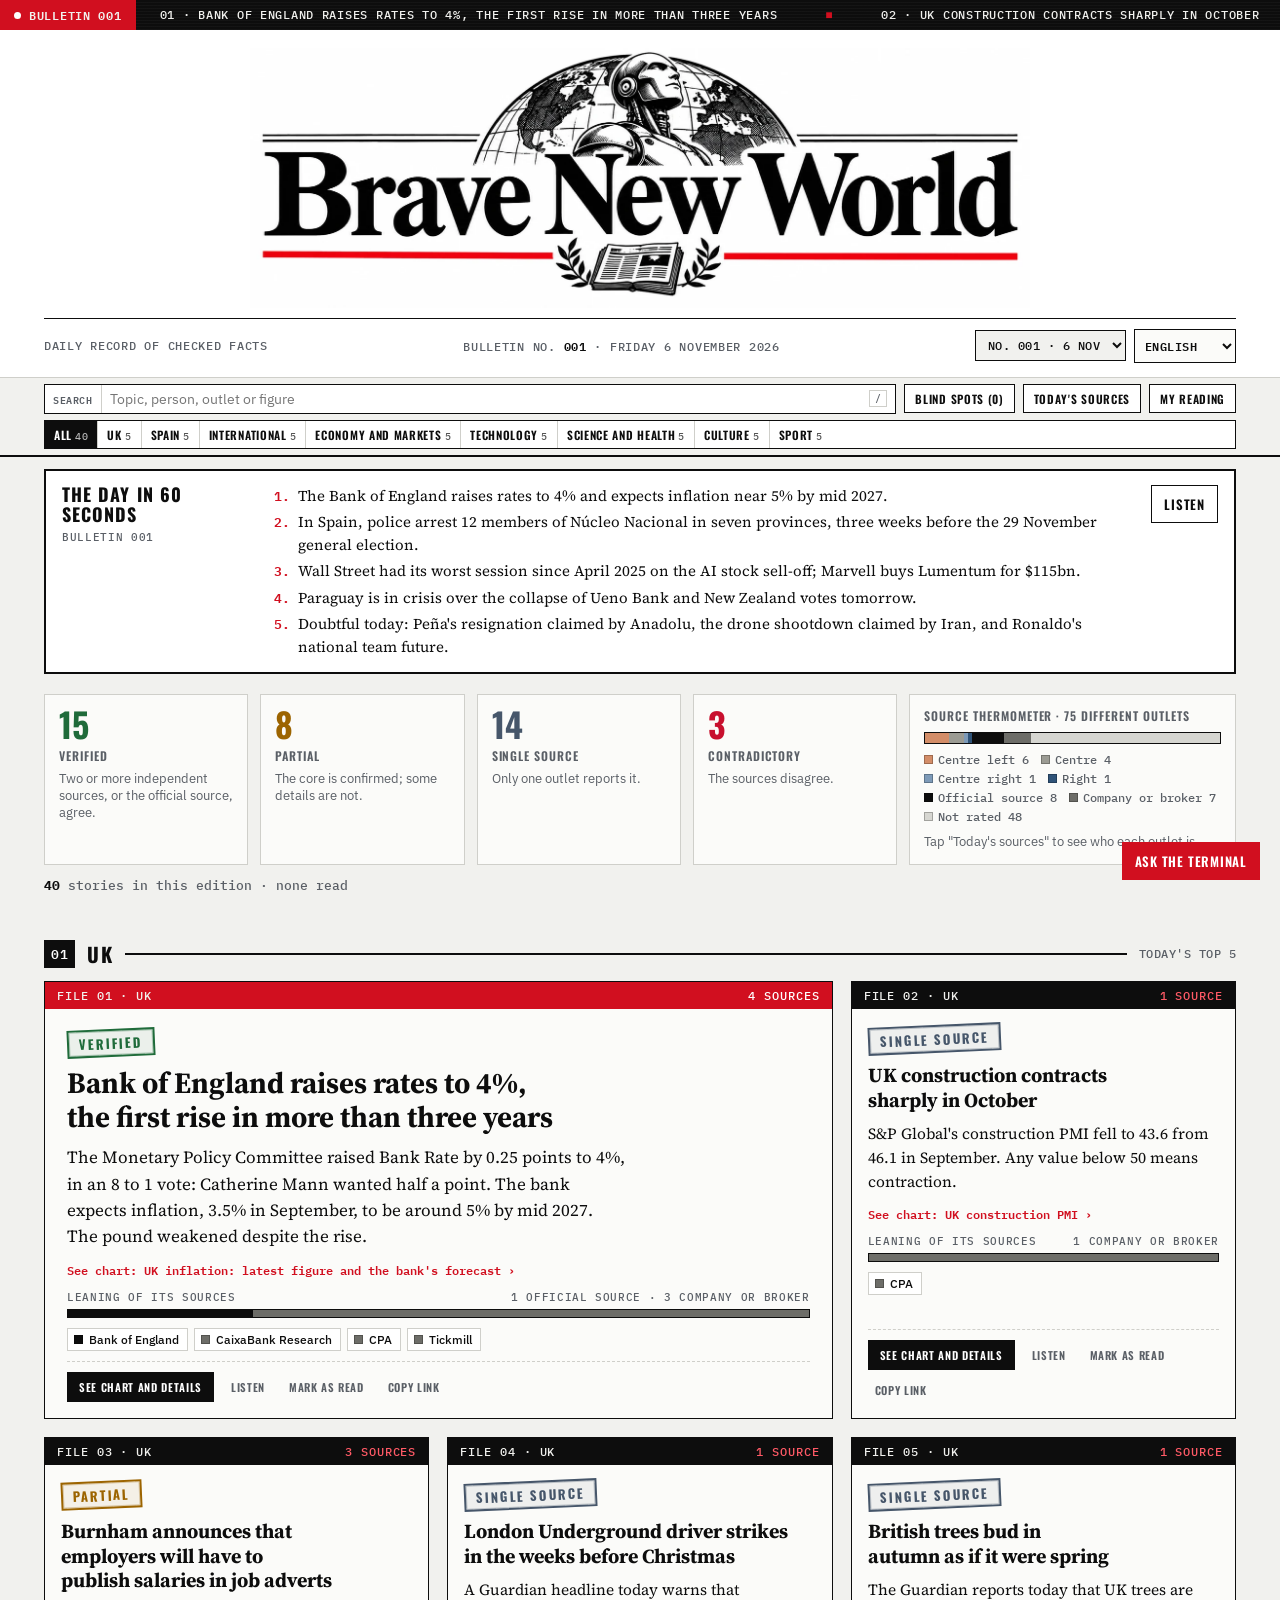
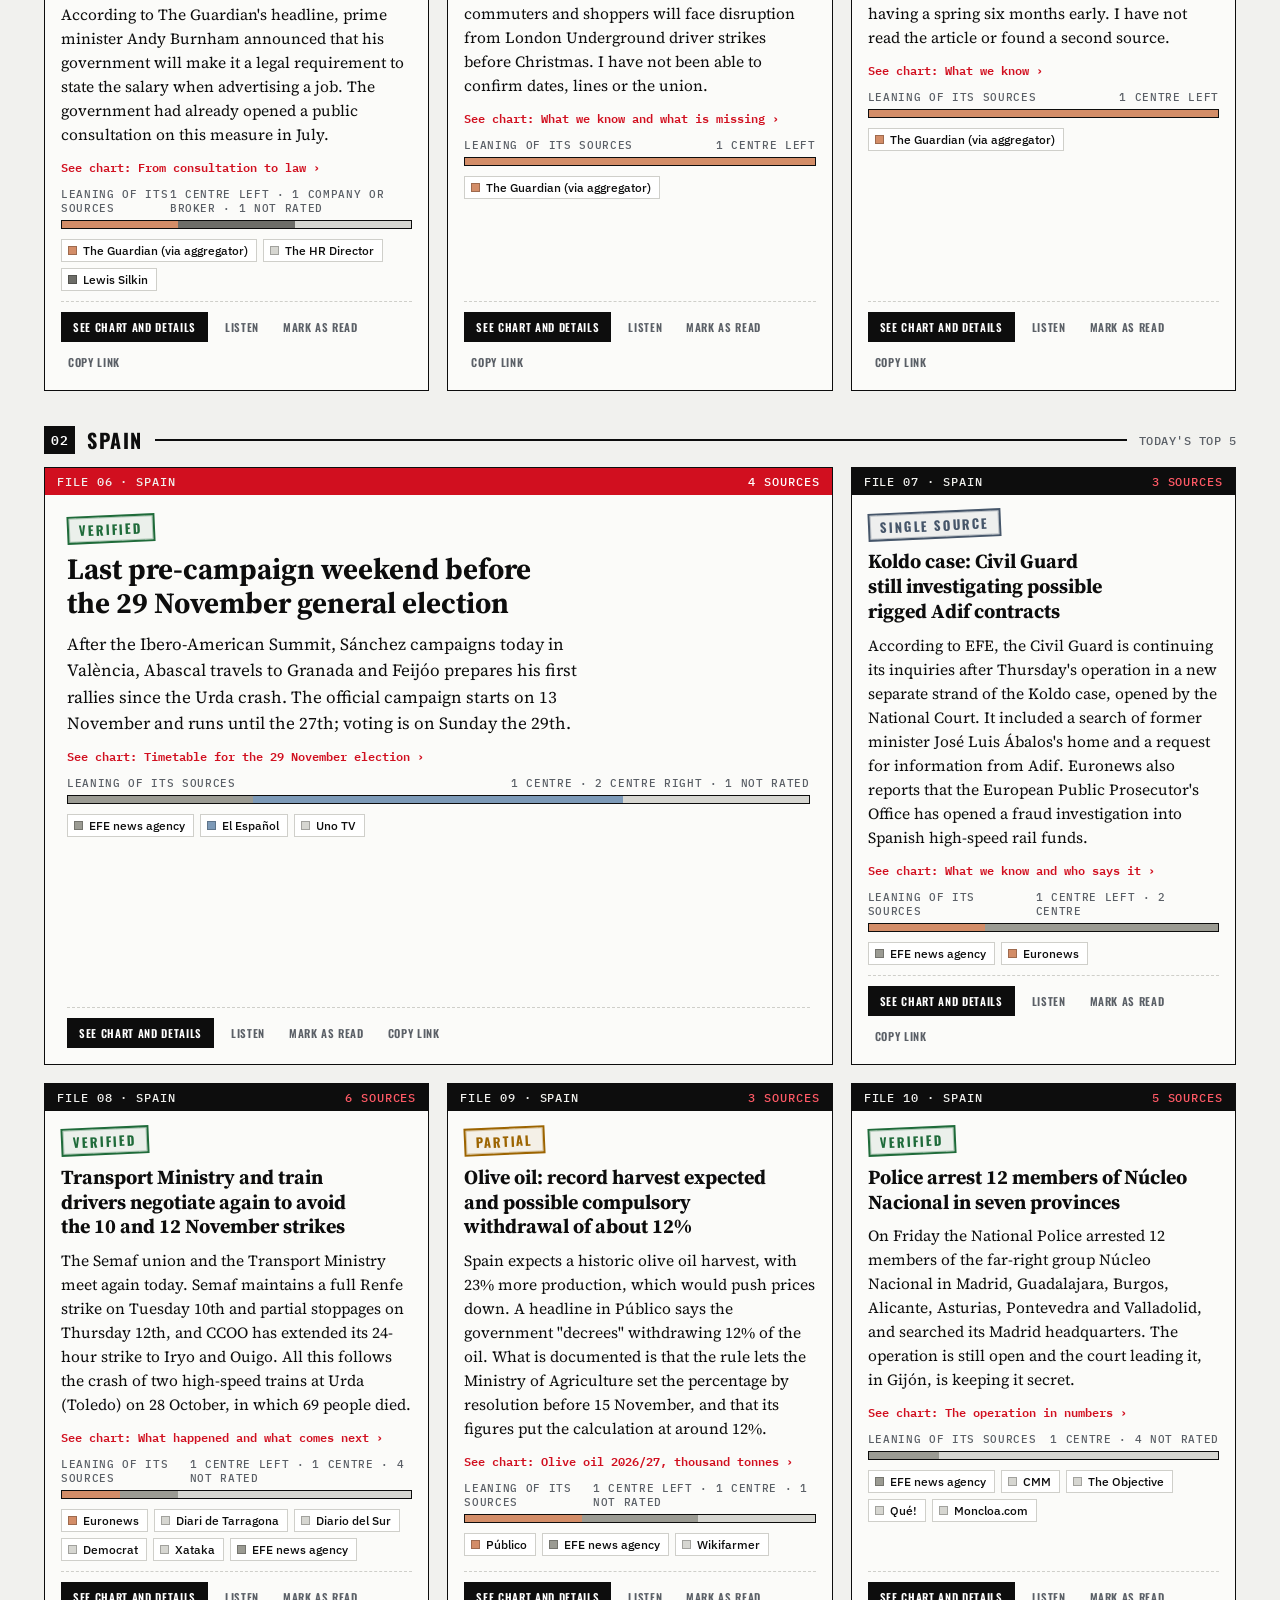
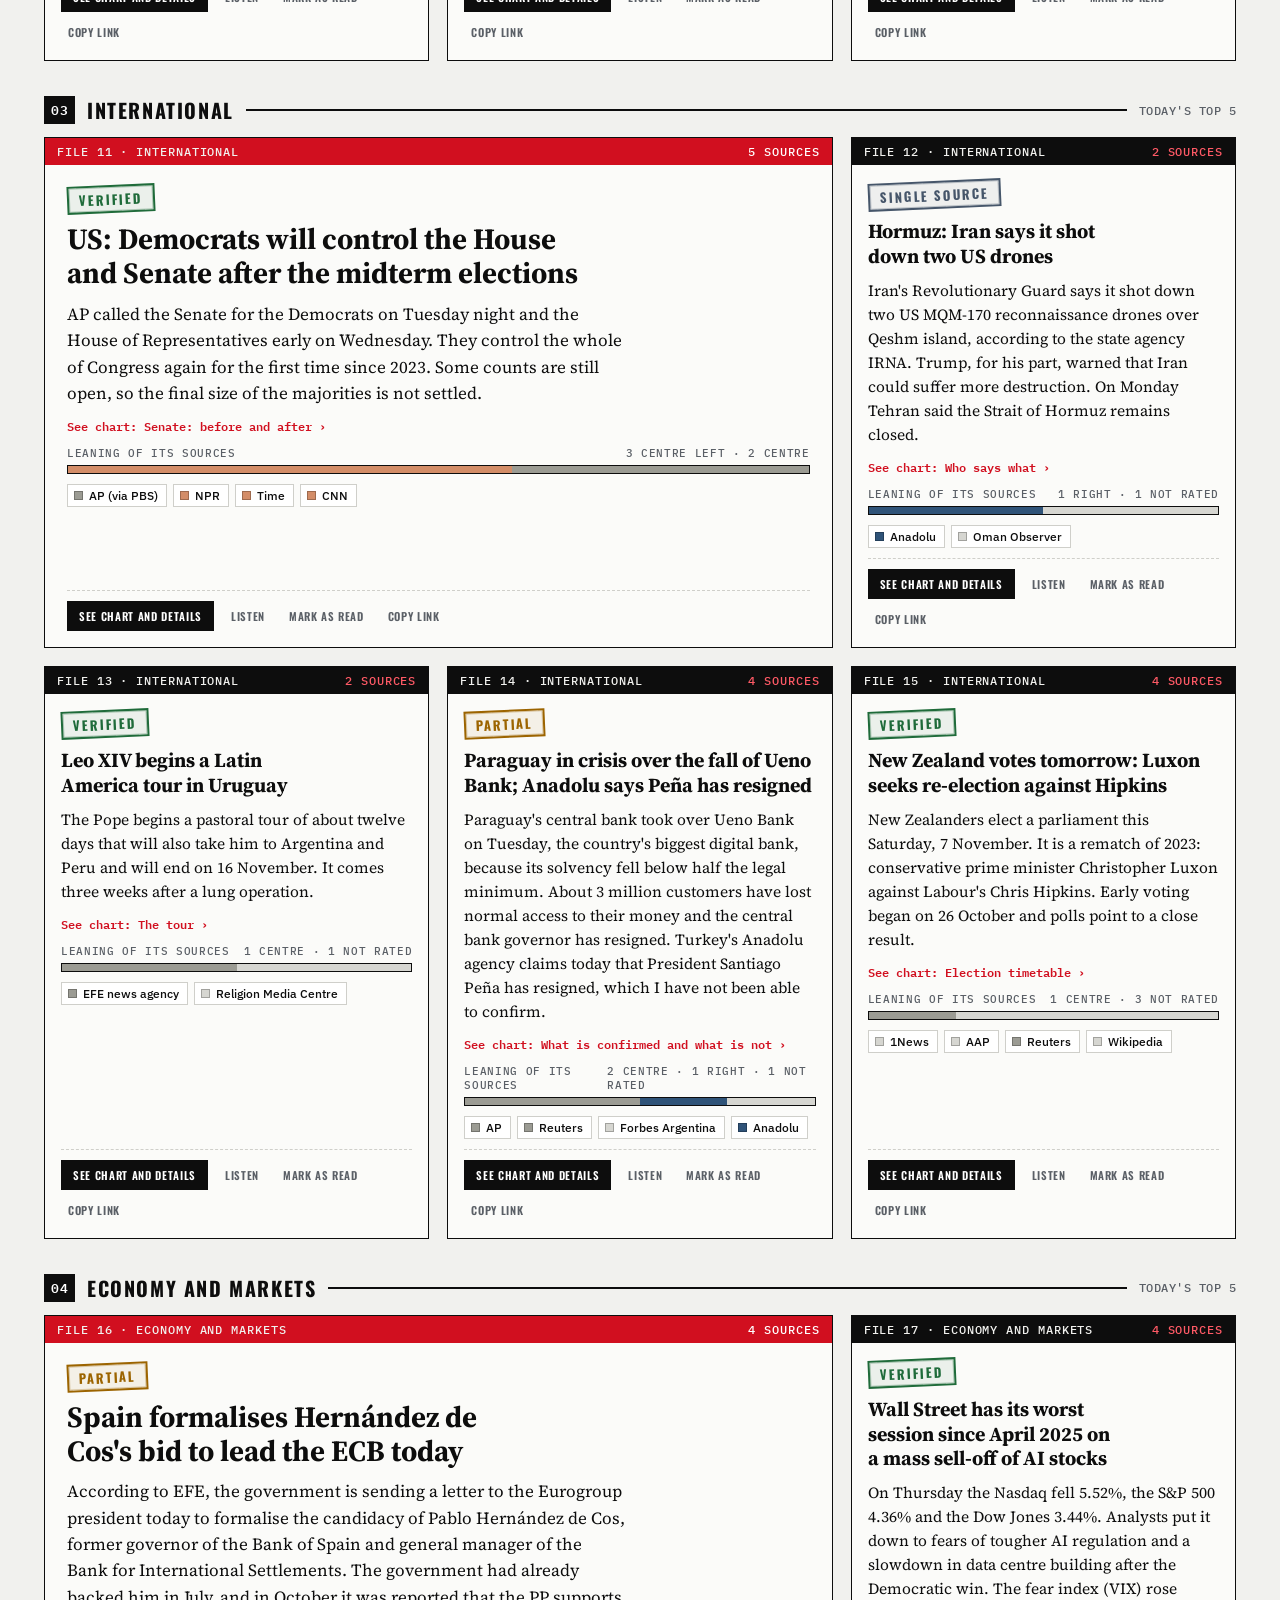
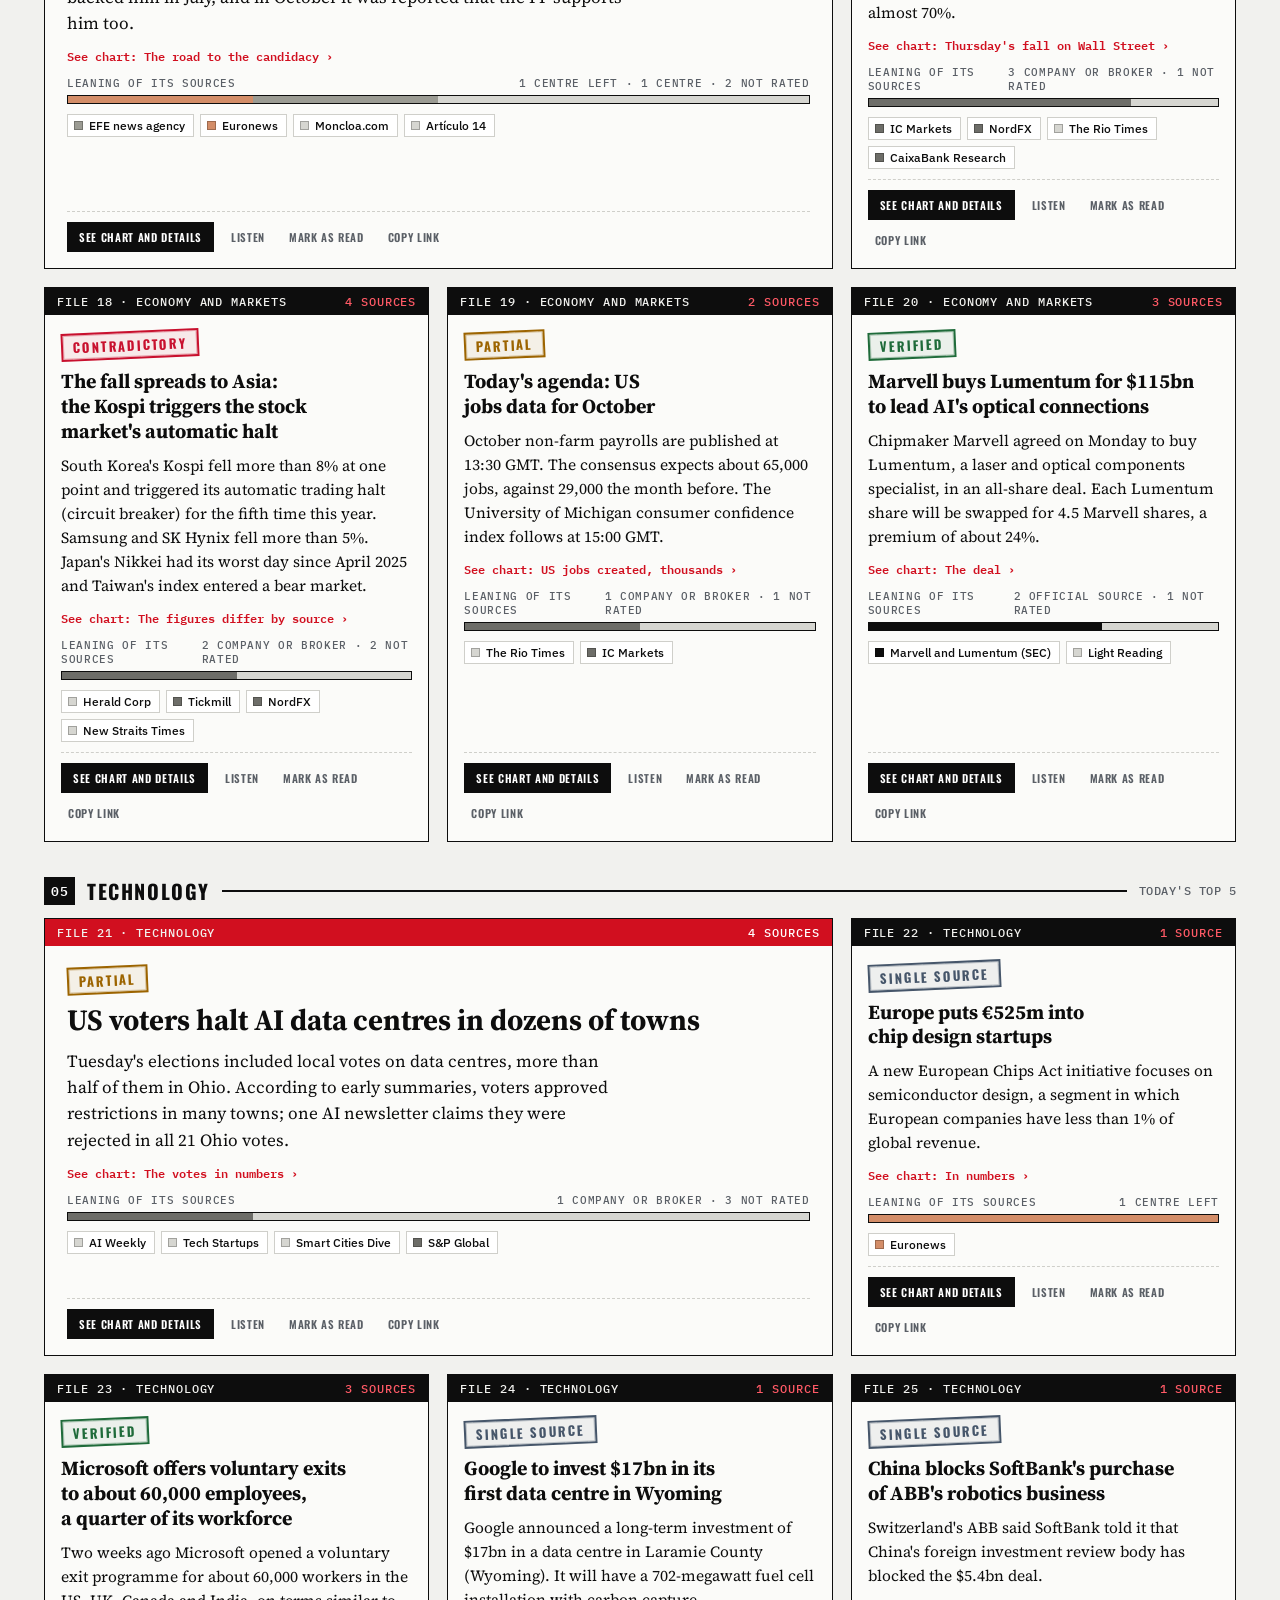
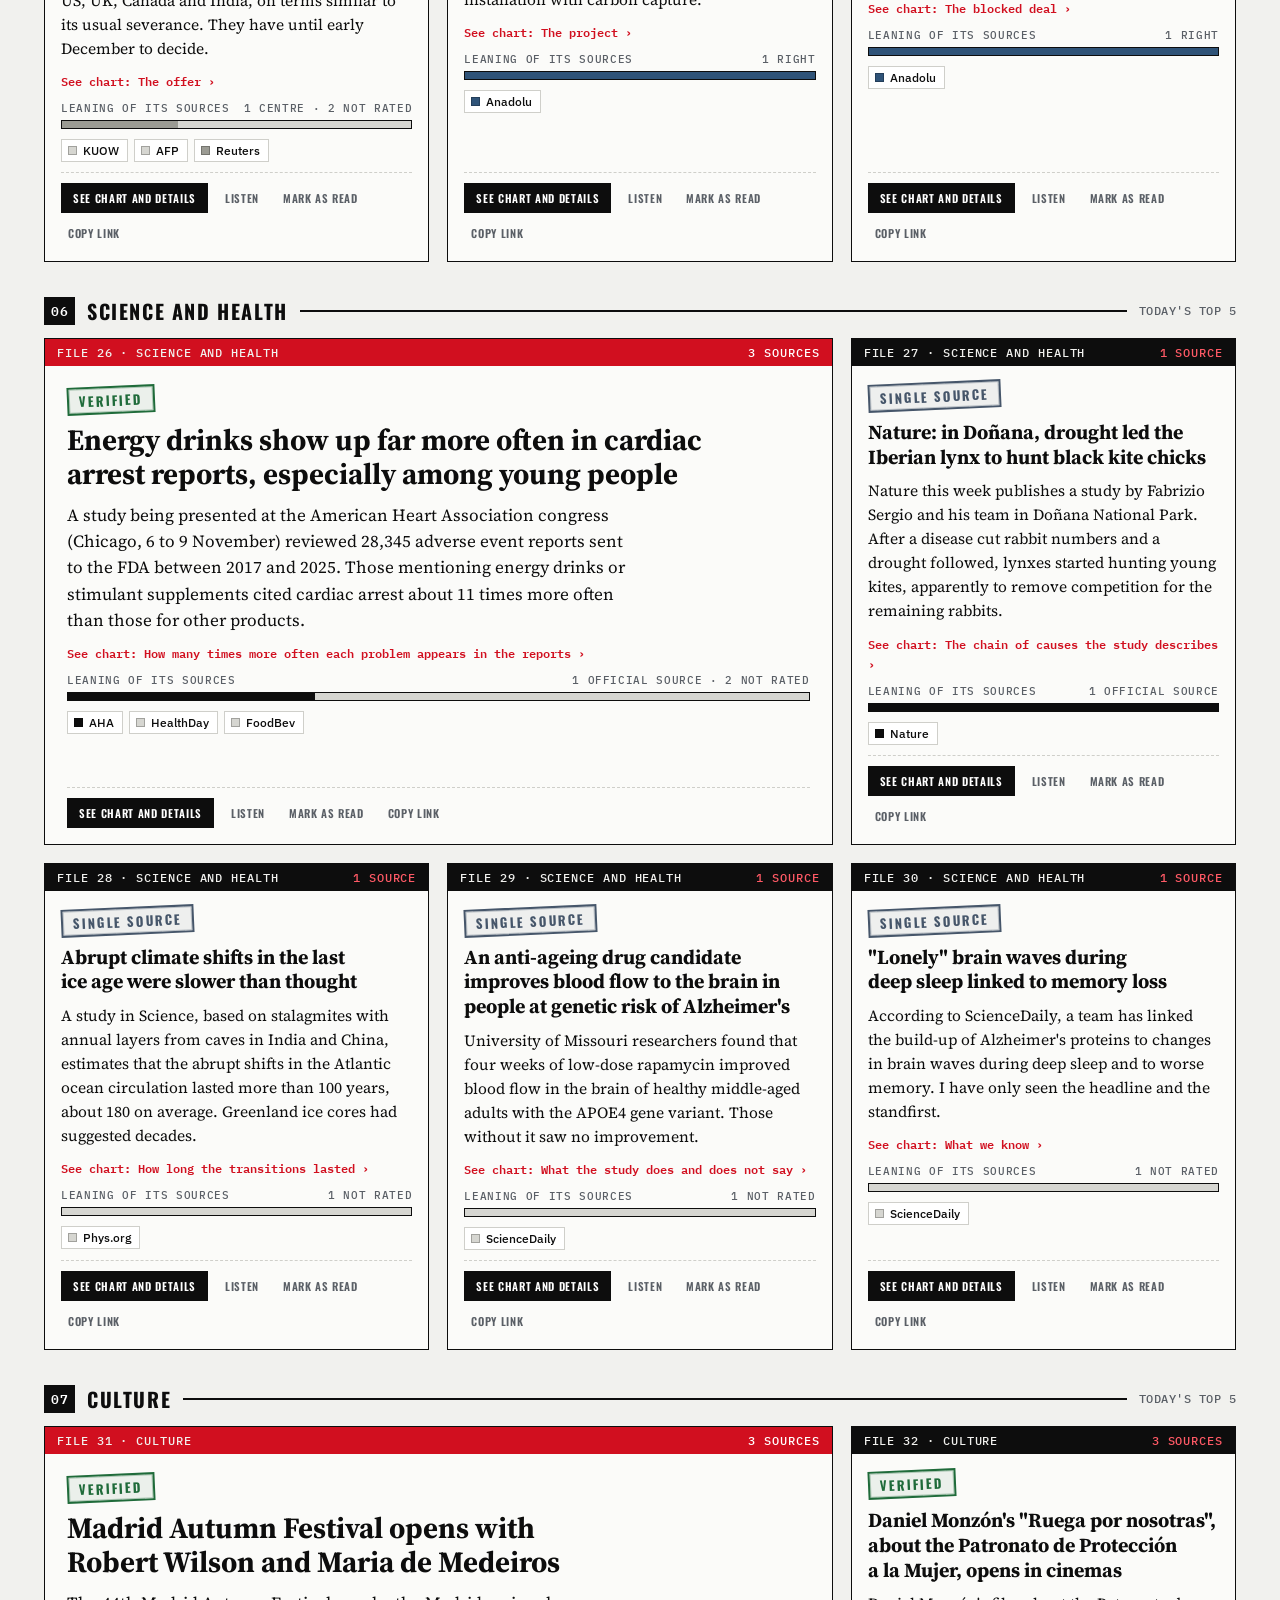
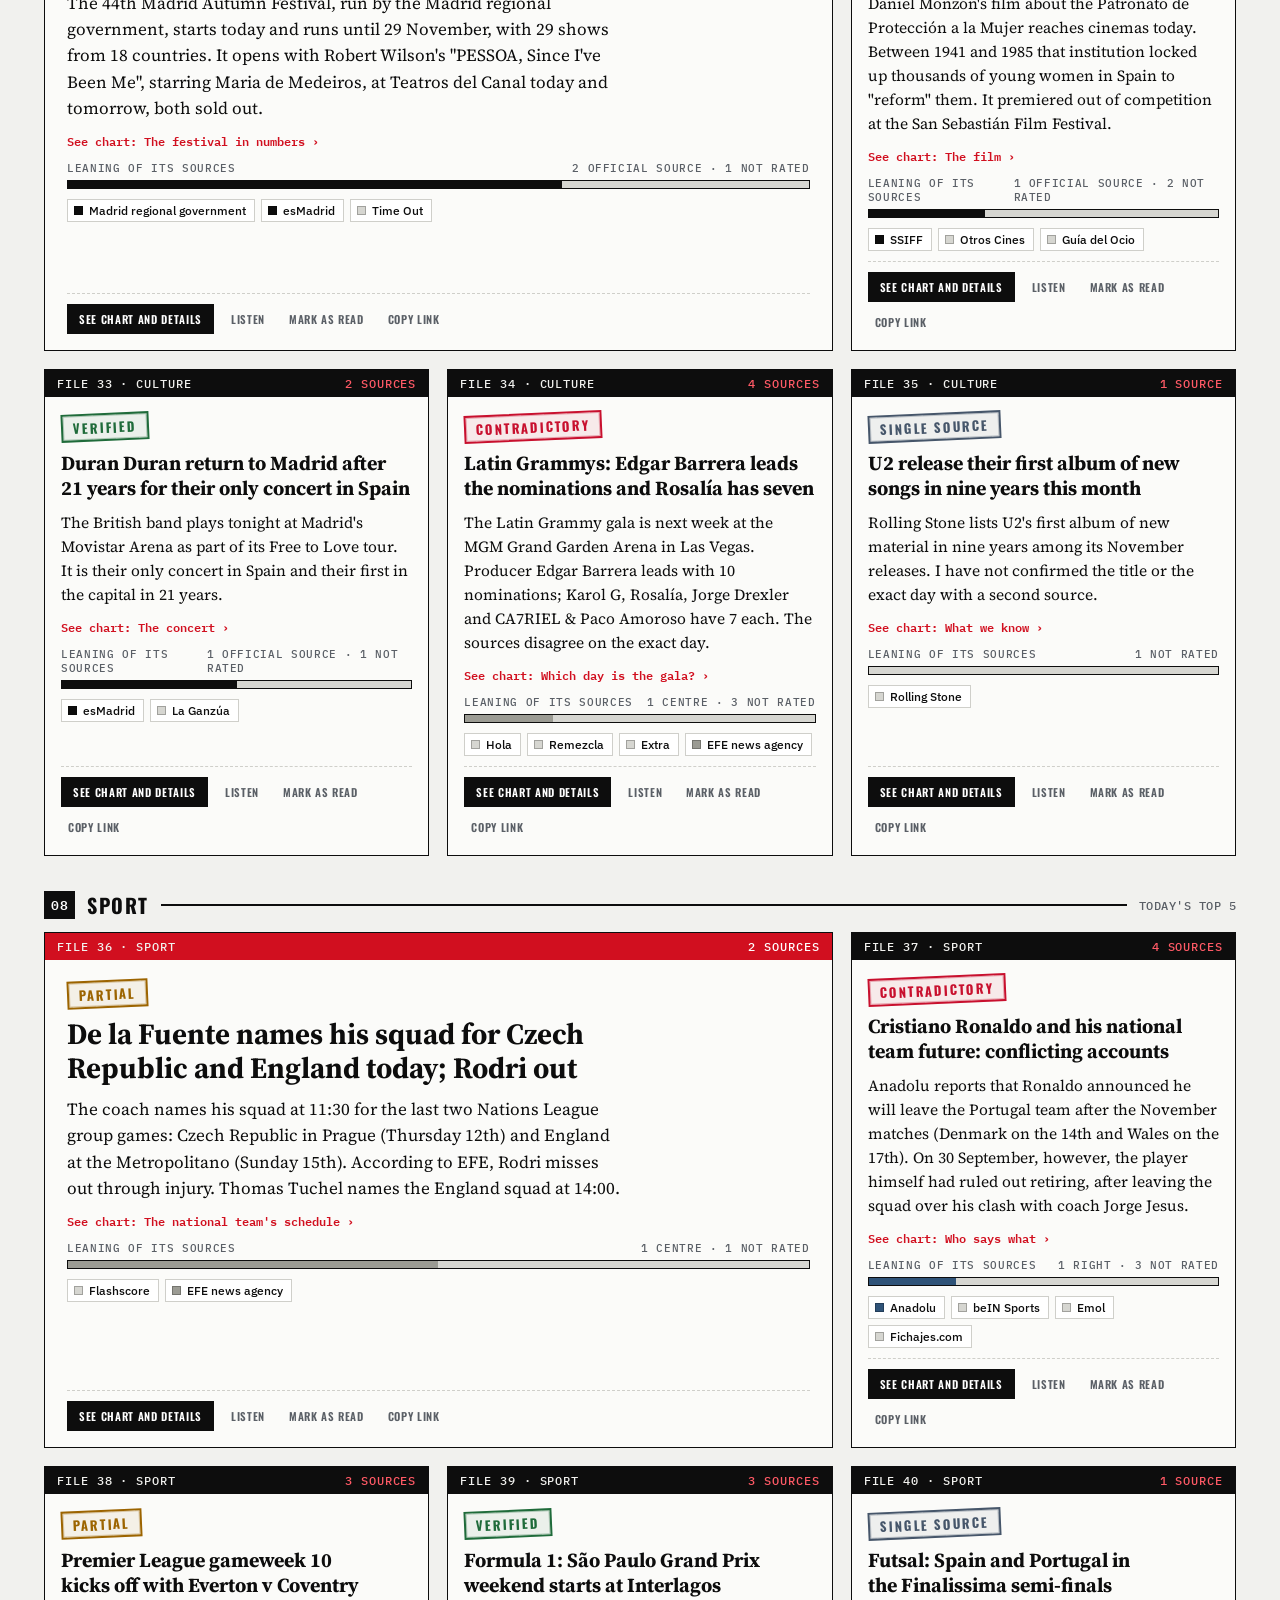
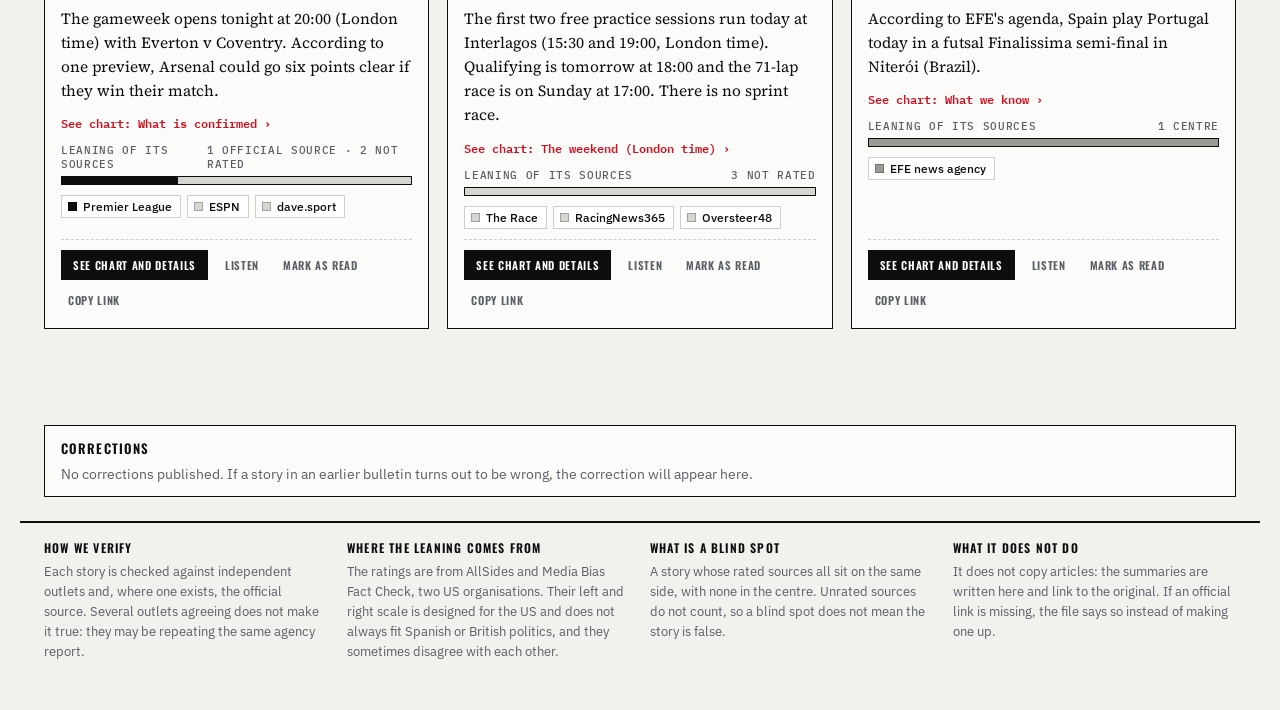
<file: Vibe Coding Projects/05-brave-new-world-news-feed/en/index.html>
<!DOCTYPE html>
<html lang="en">
<head>
<meta charset="utf-8">
<meta name="viewport" content="width=device-width, initial-scale=1">
<title>Brave New World</title>
<link rel="preconnect" href="https://fonts.googleapis.com">
<link rel="preconnect" href="https://fonts.gstatic.com" crossorigin>
<link href="https://fonts.googleapis.com/css2?family=Oswald:wght@500;600;700&family=Source+Serif+4:opsz,wght@8..60,400;8..60,600;8..60,700&family=IBM+Plex+Sans:wght@400;500;600&family=IBM+Plex+Mono:wght@400;500;600&display=swap" rel="stylesheet">
<style>
/* Layout: archivo de un régimen burocrático. Cabecera con el logotipo, teletipo, barra de control fija,
   expedientes en rejilla con sello de verificación y termómetro de fuentes. Un solo tema: papel y tinta. */
:root{
  --paper:#f1f1ee; --sheet:#fbfbf9; --ink:#0d0d0d; --steel:#5a5f66; --rule:#cfcfca; --red:#d10f1f;
  --ok:#1f6b3a; --part:#9c6400; --one:#46566a; --bad:#c8102e;
  --l-izq:#a4472a; --l-cizq:#d38d68; --l-centro:#9b9b93; --l-cder:#7d9ab8; --l-der:#2f5378; --l-oficial:#0d0d0d; --l-empresa:#6d6d68; --l-nd:#d6d6d1;
  --f-label:"Oswald","Arial Narrow",Impact,sans-serif;
  --f-head:"Source Serif 4",Georgia,"Times New Roman",serif;
  --f-body:"IBM Plex Sans",system-ui,-apple-system,"Segoe UI",sans-serif;
  --f-mono:"IBM Plex Mono",ui-monospace,Menlo,monospace;
  color-scheme:light;
}
*{box-sizing:border-box}
html,body{margin:0}
body{background:var(--paper);color:var(--ink);font:15px/1.55 var(--f-body);-webkit-font-smoothing:antialiased}
a{color:inherit}
button{font:inherit;color:inherit}
:focus-visible{outline:2px solid var(--red);outline-offset:2px}
.sr{position:absolute;width:1px;height:1px;overflow:hidden;clip:rect(0 0 0 0)}

/* Teletipo */
.tape{background:var(--ink);color:#f1f1ee;font:500 12px/1 var(--f-mono);letter-spacing:.06em;text-transform:uppercase;display:flex;align-items:stretch;overflow:hidden;
  background-image:repeating-linear-gradient(0deg,rgba(255,255,255,.03) 0 1px,transparent 1px 3px)}
.tape .lbl{background:var(--red);padding:9px 14px;white-space:nowrap;display:flex;align-items:center;gap:8px;font-weight:600}
.tape .lbl i{width:7px;height:7px;background:#fff;border-radius:50%;display:inline-block;animation:blink 1.4s steps(2) infinite}
.tape .run{flex:1;overflow:hidden;position:relative}
.tape .track{display:inline-flex;gap:48px;white-space:nowrap;padding:9px 0 9px 24px;animation:run 90s linear infinite}
.tape .track button{background:none;border:0;padding:0;cursor:pointer;font:inherit;color:inherit;letter-spacing:inherit;text-transform:inherit}
.tape .track button:hover{color:#fff;text-decoration:underline}
.tape .track span.sep{color:var(--red)}
.tape:hover .track{animation-play-state:paused}
@keyframes run{from{transform:translateX(0)}to{transform:translateX(-50%)}}
@keyframes blink{50%{opacity:0}}
@media (prefers-reduced-motion: reduce){.tape .track{animation:none}.tape .lbl i{animation:none}*{transition:none!important}}

/* Cabecera */
.mast{background:#fff;border-bottom:1px solid var(--rule)}
.mast .in{max-width:1240px;margin:0 auto;padding:18px 24px 14px;display:flex;flex-direction:column;align-items:center;gap:10px}
.mast img{width:min(780px,100%);height:auto;display:block}
.mast .meta{width:100%;display:flex;justify-content:space-between;align-items:center;gap:16px;flex-wrap:wrap;font:500 12px var(--f-mono);text-transform:uppercase;letter-spacing:.06em;color:var(--steel);border-top:1px solid var(--ink);padding-top:10px}
.mast .meta b{color:var(--ink);font-weight:600}
.mast .meta .pick{display:flex;gap:8px;align-items:center}
.mast .meta .lang select{font:600 12px var(--f-mono);border:1px solid var(--ink);background:var(--sheet);padding:5px 6px;color:var(--ink);cursor:pointer}
.mast select{font:500 12px var(--f-mono);text-transform:uppercase;letter-spacing:.04em;color:var(--ink);background:var(--paper);border:1px solid var(--ink);border-radius:0;padding:6px 8px;cursor:pointer}

/* Barra de control */
.ctrl{position:relative;z-index:15;background:var(--paper);border-bottom:2px solid var(--ink)}
.ctrl .in{max-width:1240px;margin:0 auto;padding:10px 24px;display:flex;gap:10px;align-items:center;flex-wrap:wrap}
.search{flex:1 1 260px;display:flex;align-items:center;border:1px solid var(--ink);background:#fff}
.search span{font:600 11px var(--f-mono);padding:0 10px;color:var(--steel);text-transform:uppercase;letter-spacing:.06em;border-right:1px solid var(--rule);align-self:stretch;display:flex;align-items:center}
.search input{flex:1;border:0;background:transparent;font:15px var(--f-body);padding:9px 10px;min-width:0;color:var(--ink)}
.search input:focus{outline:none}
.search:focus-within{box-shadow:0 0 0 2px var(--red)}
.search kbd{font:500 11px var(--f-mono);border:1px solid var(--rule);padding:2px 6px;margin-right:8px;color:var(--steel)}
.tabs{display:flex;gap:0;border:1px solid var(--ink);background:#fff;flex-wrap:wrap}
.tabs button{border:0;border-right:1px solid var(--rule);background:transparent;padding:8px 10px;font:600 12.5px var(--f-label);text-transform:uppercase;letter-spacing:.06em;cursor:pointer}
.tabs button:last-child{border-right:0}
.tabs button:hover{background:var(--paper)}
.tabs button[aria-pressed="true"]{background:var(--ink);color:#fff}
.tabs button small{font:500 11px var(--f-mono);opacity:.7;margin-left:4px}
.btn{border:1px solid var(--ink);background:#fff;padding:8px 12px;font:600 13px var(--f-label);text-transform:uppercase;letter-spacing:.06em;cursor:pointer;display:inline-flex;gap:6px;align-items:center}
.btn:hover{background:var(--ink);color:#fff}
.btn.red{background:var(--red);border-color:var(--red);color:#fff}
.btn.red:hover{background:var(--ink);border-color:var(--ink)}

/* Panel de estado */
.board{max-width:1240px;margin:0 auto;padding:20px 24px 4px;display:grid;grid-template-columns:repeat(4,minmax(0,1fr)) minmax(0,1.6fr);gap:12px}
.stamp-tile{background:var(--sheet);border:1px solid var(--rule);padding:12px 14px;cursor:pointer;text-align:left;display:flex;flex-direction:column;gap:6px;position:relative}
.stamp-tile[aria-pressed="true"]{border-color:var(--ink);box-shadow:inset 0 0 0 1px var(--ink)}
.stamp-tile .n{font:700 34px/1 var(--f-label);font-variant-numeric:tabular-nums;color:var(--c)}
.stamp-tile .l{font:600 12px var(--f-label);text-transform:uppercase;letter-spacing:.08em;color:var(--steel)}
.stamp-tile .d{font-size:12.5px;color:var(--steel);line-height:1.35}
.thermo{background:var(--sheet);border:1px solid var(--rule);padding:12px 14px;display:flex;flex-direction:column;gap:8px}
.thermo h3{margin:0;font:600 12px var(--f-label);text-transform:uppercase;letter-spacing:.08em;color:var(--steel)}
.bar{display:flex;height:12px;border:1px solid var(--ink);background:#fff}
.bar i{display:block;height:100%}
.legend{display:flex;flex-wrap:wrap;gap:4px 12px;font:500 11.5px var(--f-mono);color:var(--steel)}
.legend span{display:inline-flex;align-items:center;gap:5px}
.legend i{width:9px;height:9px;display:inline-block;border:1px solid rgba(0,0,0,.25)}
.thermo p{margin:0;font-size:12.5px;color:var(--steel)}

.status{max-width:1240px;margin:0 auto;padding:8px 24px 0;font:500 12.5px var(--f-mono);color:var(--steel)}
.status b{color:var(--ink)}
.status button{background:none;border:0;padding:0;text-decoration:underline;cursor:pointer;font:inherit;color:var(--red)}

/* Expedientes */
main{max-width:1240px;margin:0 auto;padding:12px 24px 96px}
.sec{margin-top:22px}
.sec > h2{display:flex;align-items:center;gap:12px;margin:0 0 12px;font:700 20px var(--f-label);text-transform:uppercase;letter-spacing:.08em}
.sec > h2::after{content:"";flex:1;height:2px;background:var(--ink)}
.sec > h2 small{font:500 12px var(--f-mono);color:var(--steel);letter-spacing:.04em;order:3}
.grid{display:grid;grid-template-columns:repeat(auto-fill,minmax(340px,1fr));gap:16px}
.file{background:var(--sheet);border:1px solid var(--ink);display:flex;flex-direction:column;position:relative}
.file.read{opacity:.62}
.file .hd{display:flex;justify-content:space-between;align-items:center;gap:8px;background:var(--ink);color:#f1f1ee;padding:6px 12px;font:500 11.5px var(--f-mono);text-transform:uppercase;letter-spacing:.08em}
.file .hd .red{color:#ff5a66}
.file .bd{padding:16px 16px 14px;display:flex;flex-direction:column;gap:10px;flex:1}
.stamp{align-self:flex-start;transform:rotate(-2.5deg);border:2px solid var(--c);color:var(--c);font:700 13px/1 var(--f-label);letter-spacing:.14em;text-transform:uppercase;padding:6px 10px 5px;background:color-mix(in srgb,var(--c) 7%,transparent);box-shadow:inset 0 0 0 1px color-mix(in srgb,var(--c) 30%,transparent)}
.s-confirmada{--c:var(--ok)} .s-parcial{--c:var(--part)} .s-una_fuente{--c:var(--one)} .s-contradictoria{--c:var(--bad)}
.file h3{margin:0;font:700 20px/1.24 var(--f-head);text-wrap:balance}
.file p.sum{margin:0;font:400 15.5px/1.55 var(--f-head)}
.mini{display:flex;flex-direction:column;gap:5px}
.mini .lab{display:flex;justify-content:space-between;font:500 11px var(--f-mono);text-transform:uppercase;letter-spacing:.06em;color:var(--steel)}
.mini .bar{height:9px}
.chips{display:flex;flex-wrap:wrap;gap:6px}
.chip{display:inline-flex;align-items:center;gap:6px;border:1px solid var(--rule);background:#fff;padding:3px 8px 3px 6px;font:500 12px var(--f-body);cursor:pointer}
.chip i{width:9px;height:9px;display:inline-block;border:1px solid rgba(0,0,0,.25)}
.chip:hover,.chip[aria-expanded="true"]{border-color:var(--ink)}
.acts{display:flex;flex-wrap:wrap;gap:6px;border-top:1px dashed var(--rule);padding-top:10px;margin-top:auto}
.acts button{border:1px solid var(--ink);background:transparent;padding:6px 10px;font:600 12px var(--f-label);text-transform:uppercase;letter-spacing:.06em;cursor:pointer}
.acts button:hover{background:var(--ink);color:#fff}
.acts button.ask{border-color:var(--red);color:var(--red)}
.acts button.ask:hover{background:var(--red);color:#fff}
.open .more{display:flex}
.more{display:none;flex-direction:column;gap:12px;border-top:1px solid var(--ink);padding-top:12px}
.more h4{margin:0 0 6px;font:600 12px var(--f-label);text-transform:uppercase;letter-spacing:.1em}
.facts{margin:0;padding:0;list-style:none;font:500 13.5px/1.5 var(--f-mono);display:flex;flex-direction:column;gap:3px}
.facts li{padding-left:16px;position:relative}
.facts li::before{content:"›";position:absolute;left:2px;color:var(--red);font-weight:600}
.note{font-size:13.5px;color:var(--ink);background:var(--paper);border-left:3px solid var(--c);padding:8px 10px;margin:0}
.srcs{list-style:none;margin:0;padding:0;display:flex;flex-direction:column;gap:8px}
.srcs li{display:grid;grid-template-columns:10px 1fr;gap:4px 10px;font-size:13.5px}
.srcs li > i{width:10px;height:10px;margin-top:5px;border:1px solid rgba(0,0,0,.25)}
.srcs a{font-weight:600;text-decoration:none;border-bottom:1px solid var(--rule)}
.srcs a:hover{border-color:var(--red);color:var(--red)}
.srcs .ab{grid-column:2;color:var(--steel);font-size:12.8px;line-height:1.4}
.srcs .rt{grid-column:2;font:500 11.5px var(--f-mono);color:var(--ink)}
.pop{position:absolute;z-index:12;max-width:320px;background:var(--ink);color:#f1f1ee;padding:10px 12px;font-size:13px;line-height:1.45;box-shadow:0 10px 30px rgba(0,0,0,.25)}
.pop b{display:block;font:600 13px var(--f-label);text-transform:uppercase;letter-spacing:.06em;margin-bottom:4px}
.pop small{display:block;font:500 11.5px var(--f-mono);color:#c9c9c4;margin-top:6px}
.empty{padding:40px;text-align:center;border:1px dashed var(--steel);font:500 13px var(--f-mono);color:var(--steel)}

/* Paneles laterales */
.drawer{position:fixed;top:0;right:0;height:100%;width:min(460px,100%);z-index:30;display:none;flex-direction:column;box-shadow:-16px 0 40px rgba(0,0,0,.25)}
.drawer.open{display:flex}
.drawer .top{display:flex;justify-content:space-between;align-items:flex-start;gap:12px;padding:14px 16px;border-bottom:1px solid currentColor}
.drawer .top .k{font:600 12px var(--f-label);text-transform:uppercase;letter-spacing:.12em}
.drawer .top b{display:block;font:600 16px/1.3 var(--f-head);margin-top:4px}
.drawer .x{border:1px solid currentColor;background:transparent;width:32px;height:32px;font-size:18px;cursor:pointer;flex:none}
.dir{background:var(--sheet);color:var(--ink)}
.dir .list{overflow:auto;padding:8px 16px 24px}
.dir h5{margin:16px 0 6px;font:600 12px var(--f-label);text-transform:uppercase;letter-spacing:.1em;display:flex;align-items:center;gap:8px}
.dir h5 i{width:10px;height:10px;display:inline-block;border:1px solid rgba(0,0,0,.25)}
.dir .o{width:100%;text-align:left;border:1px solid var(--rule);background:#fff;padding:8px 10px;margin-bottom:6px;cursor:pointer;display:flex;flex-direction:column;gap:2px}
.dir .o:hover{border-color:var(--ink)}
.dir .o b{font:600 14px var(--f-body);display:flex;justify-content:space-between;gap:8px}
.dir .o b small{font:500 11px var(--f-mono);color:var(--steel)}
.dir .o span{font-size:12.8px;color:var(--steel)}
.dir .o em{font:500 11.5px var(--f-mono);font-style:normal}
.dir .intro{font-size:13px;color:var(--steel);padding:12px 16px 0;margin:0}
.term{background:#0e0f0f;color:#e8e8e2}
.term .top{border-color:#33352f}
.term .k{color:#ff5a66}
.term .warn{font:500 12px var(--f-mono);color:#a9aaa3;padding:10px 16px;border-bottom:1px solid #33352f}
.msgs{flex:1;overflow:auto;padding:16px;display:flex;flex-direction:column;gap:12px;font:14px/1.55 var(--f-body)}
.m{max-width:94%;white-space:pre-wrap;padding:9px 12px}
.m.u{align-self:flex-end;background:#e8e8e2;color:#0e0f0f}
.m.a{align-self:flex-start;border-left:2px solid #ff5a66;background:#171918}
.m.a::before{content:"BNW>";display:block;font:600 11px var(--f-mono);color:#ff5a66;margin-bottom:4px;letter-spacing:.08em}
.sugg{display:flex;flex-wrap:wrap;gap:6px;padding:0 16px 10px}
.sugg button{border:1px solid #44473f;background:transparent;color:#e8e8e2;padding:5px 9px;font:500 12.5px var(--f-mono);cursor:pointer}
.sugg button:hover{border-color:#ff5a66;color:#ff5a66}
.term form{display:flex;border-top:1px solid #33352f}
.term input{flex:1;background:transparent;border:0;color:#e8e8e2;font:14px var(--f-mono);padding:14px 16px;min-width:0}
.term input:focus{outline:none;background:#171918}
.term form button{border:0;background:var(--red);color:#fff;font:600 13px var(--f-label);text-transform:uppercase;letter-spacing:.1em;padding:0 18px;cursor:pointer}
.scrim{position:fixed;inset:0;background:rgba(13,13,13,.35);z-index:25;display:none}
.scrim.on{display:block}
.toast{position:fixed;left:50%;bottom:24px;transform:translateX(-50%);background:var(--ink);color:#fff;font:500 13px var(--f-mono);padding:10px 14px;z-index:40;display:none}
.toast.on{display:block}
.fab{position:fixed;right:20px;bottom:20px;z-index:20}

footer{max-width:1240px;margin:0 auto;padding:0 24px 48px;font-size:12.8px;color:var(--steel);display:grid;grid-template-columns:repeat(4,minmax(0,1fr));gap:20px;border-top:2px solid var(--ink);padding-top:16px}
footer h6{margin:0 0 6px;font:600 12px var(--f-label);text-transform:uppercase;letter-spacing:.1em;color:var(--ink)}
footer p{margin:0}

.tape{position:sticky;top:0;z-index:16}
.ctrl{position:sticky;top:var(--tapeH,30px)}
.ctrl.stuck{box-shadow:0 6px 14px -10px rgba(0,0,0,.45)}
@media (max-width:640px){
  .ctrl .in{padding-top:8px;padding-bottom:8px;gap:8px}
  .ctrl.stuck .btn{display:none}
}
@media (max-width:980px){
  .board{grid-template-columns:repeat(2,minmax(0,1fr))}
  .thermo{grid-column:1 / -1}
  footer{grid-template-columns:1fr}
}
@media (max-width:640px){
  .tabs{width:100%;overflow-x:auto;flex-wrap:nowrap}
  .tabs button{white-space:nowrap}
  .grid{grid-template-columns:1fr}
  .mast .in,.ctrl .in,.board,.status,main,footer{padding-left:16px;padding-right:16px}
  .search kbd{display:none}
}

/* búsqueda fuera del boletín */
.outside{max-width:1240px;margin:0 auto 6px;padding:0 24px}
.outside .box{border:1px solid var(--ink);background:#fff;padding:14px 16px;display:flex;flex-direction:column;gap:10px}
.outside h3{margin:0;font:600 13px var(--f-label);text-transform:uppercase;letter-spacing:.08em}
.outside h3 b{color:var(--red)}
.outside p{margin:0;font-size:13.5px;color:var(--steel)}
.outside .links{display:flex;flex-wrap:wrap;gap:8px}
.outside .links a{border:1px solid var(--ink);padding:6px 10px;font:600 12px var(--f-label);text-transform:uppercase;letter-spacing:.06em;color:var(--ink);text-decoration:none;background:var(--paper)}
.outside .links a:hover{background:var(--ink);color:#fff}
.outside .askq{align-self:flex-start;background:var(--red);color:#fff;border:0;padding:8px 12px;font:600 12px var(--f-label);text-transform:uppercase;letter-spacing:.06em;cursor:pointer}
@media (max-width:640px){.outside{padding:0 16px}}

/* v4 */
.brief{max-width:1240px;margin:0 auto;padding:12px 24px 0}
.brief .box{background:#fff;border:2px solid var(--ink);display:grid;grid-template-columns:200px 1fr auto;gap:16px;align-items:start;padding:14px 16px}
.brief h3{margin:0;font:700 18px/1.1 var(--f-label);text-transform:uppercase;letter-spacing:.06em}
.brief h3 small{display:block;font:500 11px var(--f-mono);color:var(--steel);letter-spacing:.06em;margin-top:6px}
.brief ol{margin:0;padding-left:20px;font:400 15px/1.5 var(--f-head);display:flex;flex-direction:column;gap:4px}
.brief ol li::marker{font:600 13px var(--f-mono);color:var(--red)}
.brief .side{display:flex;flex-direction:column;gap:6px}
.flag{display:inline-flex;align-items:center;gap:6px;font:600 11px var(--f-mono);text-transform:uppercase;letter-spacing:.06em;padding:3px 7px;border:1px dashed var(--red);color:var(--red);background:#fff;align-self:flex-start}
.flag.f{border-style:solid;border-color:var(--ink);color:var(--ink)}
.flags{display:flex;flex-wrap:wrap;gap:6px}
.btn[aria-pressed="true"]{background:var(--red);border-color:var(--red);color:#fff}
.errata{max-width:1240px;margin:0 auto 24px;padding:0 24px}
.errata .box{border:1px solid var(--ink);background:var(--sheet);padding:12px 16px}
.errata h3{margin:0 0 6px;font:600 13px var(--f-label);text-transform:uppercase;letter-spacing:.1em}
.errata ul{margin:0;padding-left:18px;font-size:13.5px}
.errata p{margin:0;font-size:13.5px;color:var(--steel)}
.me{background:var(--sheet);color:var(--ink)}
.me .body{overflow:auto;padding:12px 16px 24px;display:flex;flex-direction:column;gap:18px}
.me h4{margin:0 0 6px;font:600 12px var(--f-label);text-transform:uppercase;letter-spacing:.1em}
.me p{margin:0;font-size:13.5px;color:var(--steel)}
.me form{display:flex;border:1px solid var(--ink);background:#fff}
.me input{flex:1;border:0;padding:9px 10px;font:14px var(--f-body);min-width:0;background:transparent}
.me input:focus{outline:none}
.me form button{border:0;border-left:1px solid var(--ink);background:var(--ink);color:#fff;font:600 12px var(--f-label);text-transform:uppercase;letter-spacing:.08em;padding:0 14px;cursor:pointer}
.tags{display:flex;flex-wrap:wrap;gap:6px;margin-top:8px}
.tags span{display:inline-flex;align-items:center;gap:6px;border:1px solid var(--ink);background:#fff;padding:3px 4px 3px 8px;font:500 12.5px var(--f-mono)}
.tags button{border:0;background:var(--ink);color:#fff;width:20px;height:20px;cursor:pointer;line-height:1}
.speaking{box-shadow:0 0 0 2px var(--red)}
@media (max-width:980px){ .brief .box{grid-template-columns:1fr} }
@media (max-width:640px){ .brief{padding-left:16px;padding-right:16px} .errata{padding-left:16px;padding-right:16px} .fab{right:12px;bottom:12px;padding:8px 10px;font-size:12px} }

/* v5 visuales */
.ttl{all:unset;cursor:pointer;font:inherit;text-wrap:balance}
.ttl:hover{text-decoration:underline;text-decoration-color:var(--red);text-underline-offset:4px}
.ttl:focus-visible{outline:2px solid var(--red);outline-offset:2px}
.peek{align-self:flex-start;border:0;background:none;padding:0;cursor:pointer;font:600 12px var(--f-mono);color:var(--red);text-align:left}
.peek:hover{text-decoration:underline}
.hb{display:flex;flex-direction:column;gap:9px;position:relative}
.hb-row{display:flex;flex-direction:column;gap:3px}
.hb-l{font:500 12.5px var(--f-body);color:var(--ink)}
.hb-t{position:relative;height:16px;margin-right:78px}
.hb-t i{display:block;height:16px;background:var(--ink)}
.hb-t b{position:absolute;top:0;line-height:16px;font:600 13px/16px var(--f-mono);white-space:nowrap}
.hb-row.hl .hb-t i{background:var(--red)} .hb-row.hl .hb-t b{color:var(--red)}
.hb-row.dim .hb-t i{background:repeating-linear-gradient(90deg,#fff 0 6px,var(--l-centro) 6px 9px);outline:1px dashed var(--ink)}
.hb-row.dim .hb-l::after{content:" · previsión";color:var(--steel);font-family:var(--f-mono);font-size:11px}
.hb-axis{position:relative;height:16px;margin-right:78px}
.hb-ref{position:absolute;top:-999px;bottom:0;border-left:2px dashed var(--red);pointer-events:none}
.hb{overflow:hidden}
.hb-ref span{position:absolute;bottom:0;left:6px;white-space:nowrap;font:600 11px var(--f-mono);color:var(--red);background:#fff;padding:0 3px}
.hb-note{font:500 11px var(--f-mono);color:var(--steel)}
.cmp{display:flex;flex-direction:column;gap:10px}
.cmp-row{display:flex;flex-direction:column;gap:3px}
.cmp-bar{display:flex;height:24px;position:relative;border:1px solid var(--ink)}
.cmp-bar i{display:flex;align-items:center;font:600 12px var(--f-mono);color:#fff;font-style:normal;padding:0 6px;overflow:hidden;white-space:nowrap}
.cmp-bar i.a{background:var(--l-cizq)} .cmp-bar i.b{background:var(--l-der);justify-content:flex-end}
.cmp-bar .half{position:absolute;left:50%;top:-4px;bottom:-4px;border-left:2px solid var(--ink)}
.why{margin:0;font:500 13.5px/1.45 var(--f-body);background:var(--paper);border-left:3px solid var(--red);padding:8px 10px}
.why b{font:600 11px var(--f-mono);text-transform:uppercase;letter-spacing:.08em;color:var(--red);display:block;margin-bottom:2px}
.viz{border:1px solid var(--ink);background:#fff;padding:10px 12px 8px}
.viz h5{margin:0 0 8px;font:600 12px var(--f-label);text-transform:uppercase;letter-spacing:.08em}
.viz .src{font:500 10.5px var(--f-mono);color:var(--steel);margin-top:6px;letter-spacing:.02em}
.viz svg{display:block;width:100%;height:auto;overflow:visible}
.viz svg text{font-family:"IBM Plex Mono",monospace}
.tl{list-style:none;margin:0;padding:0 0 0 14px;border-left:2px solid var(--ink);display:flex;flex-direction:column;gap:7px}
.tl li{position:relative;font-size:13.5px;line-height:1.35}
.tl li::before{content:"";position:absolute;left:-20px;top:4px;width:10px;height:10px;background:#fff;border:2px solid var(--ink)}
.tl li.hl::before{background:var(--red);border-color:var(--red)}
.tl li.hl{font-weight:600}
.tl b{font:600 12px var(--f-mono);display:inline-block;min-width:58px;color:var(--steel)}
.tl li.hl b{color:var(--red)}
.steps{list-style:none;margin:0;padding:0;display:grid;gap:6px}
.steps li{display:grid;grid-template-columns:22px 1fr;gap:8px;font-size:13.5px;line-height:1.35;align-items:start}
.steps li span{width:22px;height:22px;background:var(--ink);color:#fff;font:600 12px var(--f-mono);display:flex;align-items:center;justify-content:center}
.steps li.hl span{background:var(--red)}
.steps li.dim{color:var(--steel)}
.steps li.dim span{background:var(--l-centro)}
.steps em{font:600 11px var(--f-mono);font-style:normal;text-transform:uppercase;letter-spacing:.06em;color:var(--steel);display:block}
.claims{list-style:none;margin:0;padding:0;display:grid;gap:6px}
.claims li{border:1px solid var(--rule);padding:6px 8px;display:grid;grid-template-columns:auto 1fr;gap:2px 8px;font-size:13.5px;line-height:1.35}
.claims li i{grid-row:span 2;font:700 10px var(--f-label);letter-spacing:.08em;text-transform:uppercase;padding:3px 5px;border:1.5px solid currentColor;align-self:start;transform:rotate(-2deg)}
.claims li i.una{color:var(--one)} .claims li i.no{color:var(--bad)} .claims li i.si{color:var(--ok)}
.claims li b{font:600 11.5px var(--f-mono);color:var(--steel)}
.stats{display:grid;grid-template-columns:repeat(auto-fit,minmax(110px,1fr));gap:8px}
.stats div{border-top:3px solid var(--ink);padding-top:6px}
.stats div.dim{border-color:var(--l-centro);color:var(--steel)}
.stats b{display:block;font:700 22px/1.1 var(--f-label)}
.stats span{font-size:12.5px;line-height:1.35;display:block;margin-top:2px}
.terms{margin:0;display:grid;gap:6px}
.terms dt{font:600 12.5px var(--f-mono)}
.terms dd{margin:0 0 0 0;font-size:13.5px;color:var(--ink)}

/* barra compacta */
.ctrl .in{padding-top:6px;padding-bottom:6px;gap:6px 8px}
.search{flex:1 1 220px}
.search span{font-size:10px;padding:0 8px}
.search input{font-size:13.5px;padding:5px 8px}
.search kbd{font-size:10px;padding:1px 5px}
.ctrl .btn{padding:5px 10px;font-size:11.5px}
.tabs{order:5;width:100%}
.tabs button{padding:5px 9px;font-size:11.5px}
.tabs button small{font-size:10px;margin-left:3px}
@media (max-width:640px){
  .ctrl .in{padding-top:5px;padding-bottom:5px}
  .ctrl .btn{padding:4px 8px;font-size:11px}
}

/* rejilla sin huecos y acabado */
.grid{grid-template-columns:repeat(3,minmax(0,1fr));gap:18px;align-items:stretch}
.g5 > .file:first-child{grid-column:span 2}
.g5 > .file:first-child h3{font-size:clamp(24px,2.3vw,30px);line-height:1.15}
.g5 > .file:first-child p.sum{font-size:17px;line-height:1.55;max-width:62ch}
.g5 > .file:first-child .hd{background:var(--red)}
.g5 > .file:first-child .hd .red{color:#fff}
.g5 > .file:first-child .bd{padding:20px 22px 16px}
.file{transition:transform .15s ease,box-shadow .15s ease}
.file:hover{transform:translateY(-2px);box-shadow:6px 6px 0 var(--ink)}
.file.open{box-shadow:6px 6px 0 var(--red)}
.sec{margin-top:34px}
.sec > h2 .no{font:600 13px var(--f-mono);color:#fff;background:var(--ink);padding:3px 7px;letter-spacing:.04em}
.acts{gap:6px 10px}
.acts button{border-color:transparent;padding:5px 6px;font-size:11px;color:var(--steel)}
.acts button:hover{background:transparent;color:var(--ink);text-decoration:underline;text-underline-offset:3px}
.acts button[data-act="toggle"]{border:1px solid var(--ink);background:var(--ink);color:#fff;padding:6px 11px}
.acts button[data-act="toggle"]:hover{background:var(--red);border-color:var(--red);color:#fff;text-decoration:none}
.acts button.ask{color:var(--red)}
@media (max-width:999px){ .grid{grid-template-columns:repeat(2,minmax(0,1fr))} }
@media (max-width:640px){
  .grid{grid-template-columns:1fr}
  .g5 > .file:first-child{grid-column:auto}
  .g5 > .file:first-child .bd{padding:16px}
  .file:hover{transform:none;box-shadow:none}
}
@media (prefers-reduced-motion: reduce){.file{transition:none}.file:hover{transform:none}}

/* búsqueda: resultados primero */
body.searching #brief, body.searching #board, body.searching #errata{display:none}
body.searching #main{min-height:0}
body.searching .outside{margin-top:14px}

/* móvil: letra más grande */
@media (max-width:640px){
  body{font-size:16.5px}
  .file h3,.g5 > .file:first-child h3{font-size:23px;line-height:1.22}
  .file p.sum,.g5 > .file:first-child p.sum{font-size:17.5px;line-height:1.55}
  .peek{font-size:13.5px}
  .mini .lab{font-size:12px}
  .chip{font-size:13.5px;padding:4px 9px 4px 7px}
  .acts button{font-size:12.5px}
  .acts button[data-act="toggle"]{padding:8px 12px}
  .why{font-size:15.5px}
  .why b{font-size:12px}
  .note,.terms dd,.srcs li{font-size:15px}
  .terms dt{font-size:14px}
  .facts{font-size:14.5px}
  .brief ol{font-size:17px}
  .file .hd{font-size:12px}
  .stamp{font-size:13px}
  .search input{font-size:16px}
  .tabs button{font-size:12.5px;padding:7px 10px}
  .tape{font-size:13px}
  .sec > h2{font-size:21px}
  .outside p{font-size:15px}
  .outside .links a{font-size:12.5px;padding:8px 10px}
}
</style>
</head>
<body>
<div class="tape" aria-label="Headlines in this edition">
  <div class="lbl"><i></i><span id="tapeLbl">Bulletin</span></div>
  <div class="run"><div class="track" id="track"></div></div>
</div>

<header class="mast"><div class="in">
  <img src="../assets/logo.webp" alt="Brave New World" width="1600" height="533">
  <div class="meta">
    <span>Daily record of checked facts</span>
    <span id="fecha"></span>
    <span class="pick"><label><span class="sr">Edition</span><select id="ed" aria-label="Choose edition"></select></label><label class="lang"><span class="sr">Language</span><select id="lang" aria-label="Language"><option value="../index.html">Español</option><option value="../en/index.html" selected>English</option><option value="../pt/index.html">Português</option><option value="../zh/index.html">中文</option></select></label></span>
  </div>
</div></header>

<div class="ctrl"><div class="in">
  <label class="search"><span>Search</span><input id="q" type="search" placeholder="Topic, person, outlet or figure" autocomplete="off"><kbd>/</kbd></label>
  <div class="tabs" id="tabs" role="group" aria-label="Sections"></div>
  <button class="btn" id="blindBtn" type="button" aria-pressed="false">Blind spots</button>
  <button class="btn" id="openDir" type="button">Today's sources</button>
  <button class="btn" id="openMe" type="button">My reading</button>
</div></div>

<section class="brief" id="brief" aria-label="The day in 60 seconds"></section>
<section class="board" id="board" aria-label="Verification summary"></section>
<div class="status" id="status"></div>
<section class="outside" id="outside" hidden aria-live="polite"></section>
<main id="main"></main>

<section class="errata" id="errata" aria-label="Corrections"></section>
<footer>
  <div><h6>How we verify</h6><p>Each story is checked against independent outlets and, where one exists, the official source. Several outlets agreeing does not make it true: they may be repeating the same agency report.</p></div>
  <div><h6>Where the leaning comes from</h6><p>The ratings are from AllSides and Media Bias Fact Check, two US organisations. Their left and right scale is designed for the US and does not always fit Spanish or British politics, and they sometimes disagree with each other.</p></div>
  <div><h6>What is a blind spot</h6><p>A story whose rated sources all sit on the same side, with none in the centre. Unrated sources do not count, so a blind spot does not mean the story is false.</p></div>
  <div><h6>What it does not do</h6><p>It does not copy articles: the summaries are written here and link to the original. If an official link is missing, the file says so instead of making one up.</p></div>
</footer>

<button class="btn red fab" id="fab" type="button" hidden>Ask the terminal</button>
<div class="scrim" id="scrim"></div>

<aside class="drawer dir" id="dir" role="dialog" aria-label="Today's sources">
  <div class="top"><div><span class="k">Source archive</span><b id="dirTitle">Outlets cited today</b></div><button class="x" data-close aria-label="Close">×</button></div>
  <p class="intro">Tap an outlet to see only the stories it appears in.</p>
  <div class="list" id="dirList"></div>
</aside>

<aside class="drawer me" id="me" role="dialog" aria-label="My reading">
  <div class="top"><div><span class="k">My reading</span><b>Your news diet and the topics you follow</b></div><button class="x" data-close aria-label="Close">×</button></div>
  <div class="body" id="meBody"></div>
</aside>

<aside class="drawer term" id="chat" role="dialog" aria-label="Ask the terminal">
  <div class="top"><div><span class="k" id="chatKind">Ask the terminal</span><b id="chatTitle"></b></div><button class="x" data-close aria-label="Close">×</button></div>
  <div class="warn">It answers from this edition's sources. It does not browse the internet. Anything it adds on its own is marked as general context.</div>
  <div class="msgs" id="msgs"></div>
  <div class="sugg" id="sugg"></div>
  <form id="form"><input id="ask" placeholder="Type your question" autocomplete="off" aria-label="Question"><button type="submit">Send</button></form>
</aside>
<div class="toast" id="toast" role="status"></div>

<script id="seed" type="application/json">{"date": "2026-11-06", "generated": "2026-11-06T16:30:00Z", "note": "Verified by cross-checking independent sources. Each outlet's leaning comes from AllSides or Media Bias Fact Check where one exists; if not, that is stated.", "stories": [{"id": "uk-boe", "cat": "Reino Unido", "title": "Bank of England raises rates to 4%, the first rise in more than three years", "summary": "The Monetary Policy Committee raised Bank Rate by 0.25 points to 4%, in an 8 to 1 vote: Catherine Mann wanted half a point. The bank expects inflation, 3.5% in September, to be around 5% by mid 2027. The pound weakened despite the rise.", "status": "confirmada", "check": "The Bank of England's official statement confirms the decision, the vote and the forecasts. CaixaBank Research, CPA and Tickmill report the rise separately.", "facts": ["Bank Rate: 4% (previously 3.75%)", "8 to 1 vote; Mann voted to raise to 4.25%", "CPI Sept 2026: 3.5%", "Bank forecast: CPI ~4.5% in Q1 2027 and ~5% in Q2 2027", "According to CPA, the bank raises its GDP forecast to 1.6% in 2026 and 1.3% in 2027 (figure not checked in the statement)"], "sources": [{"name": "Bank of England (official)", "url": "https://www.bankofengland.co.uk/monetary-policy-summary-and-minutes/2026/november-2026", "outlet": "Bank of England", "lean": "oficial", "about": "The UK's central bank. It is the primary official source for the rate decision.", "rating": ""}, {"name": "CaixaBank Research", "url": "https://www.caixabankresearch.com/en/publications/financial-markets-daily-report/06-november-2026", "outlet": "CaixaBank Research", "lean": "empresa", "about": "Economic research service of the Spanish bank CaixaBank. It is market analysis, not journalism.", "rating": ""}, {"name": "CPA (UK Business News)", "url": "https://cpa.co.uk/uk-business-news-today-6-november-2026-economy-markets-insolvencies/", "outlet": "CPA", "lean": "empresa", "about": "Blog of a British company aimed at small firms that sell on credit, according to its own text. It is not a news outlet.", "rating": ""}, {"name": "Tickmill", "url": "https://www.tickmill.com/blog/daily-market-outlook-november-6-2026", "outlet": "Tickmill", "lean": "empresa", "about": "Currency and CFD broker. Its market notes have a commercial purpose.", "rating": ""}], "official": [{"name": "Monetary Policy Summary, November 2026: Bank of England", "url": "https://www.bankofengland.co.uk/monetary-policy-summary-and-minutes/2026/november-2026", "note": "Decision, vote and inflation forecasts"}], "why": "It makes variable mortgages and loans in the UK more expensive and slightly improves returns on savings. The bank is raising rates to curb inflation that it expects to keep rising.", "terms": [{"t": "Bank Rate", "d": "The Bank of England's official interest rate. It sets how much borrowing costs in the country."}, {"t": "CPI", "d": "Consumer price index: measures how much prices rise. The bank's target is 2%."}], "visual": {"type": "bars", "title": "UK inflation: latest figure and the bank's forecast", "unit": "%", "ref": {"value": 2, "label": "2% target"}, "items": [{"label": "Sept 2026 (figure)", "value": 3.5}, {"label": "Q1 2027 (forecast)", "value": 4.5, "dim": true}, {"label": "Q2 2027 (forecast)", "value": 5, "dim": true}], "source": "Bank of England, November 2026"}}, {"id": "uk-pmi", "cat": "Reino Unido", "title": "UK construction contracts sharply in October", "summary": "S&P Global's construction PMI fell to 43.6 from 46.1 in September. Any value below 50 means contraction.", "status": "una_fuente", "check": "I have only found it in CPA's summary. I could not open S&P Global's original release.", "facts": ["Construction PMI Oct 2026: 43.6", "Sept 2026: 46.1", "Below 50 = contraction"], "sources": [{"name": "CPA (UK Business News)", "url": "https://cpa.co.uk/uk-business-news-today-6-november-2026-economy-markets-insolvencies/", "outlet": "CPA", "lean": "empresa", "about": "Blog of a British company aimed at small firms that sell on credit, according to its own text. It is not a news outlet.", "rating": ""}], "official": [], "why": "The PMI is a quick thermometer of activity. Below 50 means the sector is shrinking, and in October it fell even further.", "terms": [{"t": "PMI", "d": "Index based on surveys of purchasing managers. 50 is the line: above it activity grows, below it activity shrinks."}], "visual": {"type": "bars", "title": "UK construction PMI", "unit": "", "ref": {"value": 50, "label": "50: the line between growth and contraction"}, "min": 40, "items": [{"label": "September", "value": 46.1}, {"label": "October", "value": 43.6, "hl": true}], "source": "CPA, citing S&P Global (single source)"}}, {"id": "uk-salarios", "cat": "Reino Unido", "title": "Burnham announces that employers will have to publish salaries in job adverts", "summary": "According to The Guardian's headline, prime minister Andy Burnham announced that his government will make it a legal requirement to state the salary when advertising a job. The government had already opened a public consultation on this measure in July.", "why": "If passed, anyone looking for work in the UK will know the pay before applying. Supporters say it narrows pay gaps; some employers fear it will expose differences within their current staff.", "terms": [{"t": "Public consultation", "d": "A step before a law in which the government publishes the proposal and gathers opinions."}, {"t": "Pay transparency", "d": "A duty to state how much a job pays."}], "visual": {"type": "steps", "title": "From consultation to law", "items": [{"label": "July 2026", "text": "The government opens a consultation on publishing pay in job adverts (Lewis Silkin, The HR Director)"}, {"label": "Today", "text": "Burnham announces the legal requirement (Guardian headline)", "hl": true}, {"label": "After", "text": "It would have to be passed into law; no date has been published", "dim": true}], "source": "Lewis Silkin, The HR Director and a Guardian headline"}, "status": "parcial", "check": "The July consultation is confirmed by two specialist sources. I have only seen today's announcement as a Guardian headline picked up by an aggregator; I have not read the details or the timetable.", "facts": ["Announcement attributed to Andy Burnham, prime minister since July 2026", "The July consultation proposed publishing pay and conditions, or giving them in writing before the interview if there is no advert", "No dates for entry into force are known"], "sources": [{"name": "Guardian headline (via aggregator)", "url": "https://www.unitedkingdom.online-listing.com/news/blogger/2026/11/06/burnham-to-force-employers-to-publish-salaries-on-job-ads-in-latest-government-small-fix-uk-politics-live/uk/services/", "outlet": "The Guardian (via aggregator)", "lean": "cizq", "about": "British newspaper. Only the headline, picked up by a web aggregator, has been seen here, not the article on the paper's website.", "rating": "AllSides: centre left"}, {"name": "The HR Director", "url": "https://www.thehrdirector.com/?p=159433", "outlet": "The HR Director", "lean": "nd", "about": "British magazine specialising in human resources.", "rating": ""}, {"name": "Lewis Silkin (July 2026)", "url": "https://www.lewissilkin.com/insights/2026/07/16/uk-pay-transparency-in-recruitment-pay-ranges-in-job-adverts-are-under-consultation", "outlet": "Lewis Silkin", "lean": "empresa", "about": "British law firm specialising in employment law. This is legal analysis, not journalism.", "rating": ""}], "official": []}, {"id": "uk-metro", "cat": "Reino Unido", "title": "London Underground driver strikes in the weeks before Christmas", "summary": "A Guardian headline today warns that commuters and shoppers will face disruption from London Underground driver strikes before Christmas. I have not been able to confirm dates, lines or the union.", "why": "The Tube is London's main form of transport and December is the busiest shopping season. If confirmed, it will affect millions of journeys.", "terms": [{"t": "Tube", "d": "Popular name for the London Underground, run by Transport for London (TfL)."}], "visual": {"type": "claims", "title": "What we know and what is missing", "items": [{"who": "The Guardian (headline)", "says": "There will be Tube driver strikes before Christmas.", "ok": "una"}, {"who": "No source", "says": "Dates, affected lines and the union calling it.", "ok": "no"}], "source": "Guardian headline via aggregator"}, "status": "una_fuente", "check": "Headline only. Searches mostly return strikes from previous years (2021), which are no use for today. Before travelling, check the TfL website.", "facts": ["Headline from 6 November 2026", "Details unconfirmed"], "sources": [{"name": "Guardian headline (via aggregator)", "url": "https://www.unitedkingdom.online-listing.com/news/blogger/2026/11/06/burnham-to-force-employers-to-publish-salaries-on-job-ads-in-latest-government-small-fix-uk-politics-live/uk/services/", "outlet": "The Guardian (via aggregator)", "lean": "cizq", "about": "British newspaper. Only the headline, picked up by a web aggregator, has been seen here, not the article on the paper's website.", "rating": "AllSides: centre left"}], "official": [{"name": "Transport for London: service status", "url": "https://tfl.gov.uk/tube-dlr-overground/status/", "note": "Official website to check disruption."}]}, {"id": "uk-arboles", "cat": "Reino Unido", "title": "British trees bud in autumn as if it were spring", "summary": "The Guardian reports today that UK trees are having a spring six months early. I have not read the article or found a second source.", "why": "Trees putting out leaves or flowers out of season can weaken them before winter. Scientists often link this kind of disruption to unusual temperatures, but I do not know the explanation the article gives.", "terms": [{"t": "Phenology", "d": "The science of when life cycles happen, such as flowering."}], "visual": {"type": "claims", "title": "What we know", "items": [{"who": "The Guardian (headline)", "says": "UK trees are having a spring six months early.", "ok": "una"}, {"who": "No source", "says": "Which species, where and why.", "ok": "no"}], "source": "Guardian headline via aggregator"}, "status": "una_fuente", "check": "Headline only. The link to climate is general context, not something from the article.", "facts": ["Headline from 6 November 2026"], "sources": [{"name": "Guardian headline (via aggregator)", "url": "https://www.unitedkingdom.online-listing.com/news/blogger/2026/11/06/burnham-to-force-employers-to-publish-salaries-on-job-ads-in-latest-government-small-fix-uk-politics-live/uk/services/", "outlet": "The Guardian (via aggregator)", "lean": "cizq", "about": "British newspaper. Only the headline, picked up by a web aggregator, has been seen here, not the article on the paper's website.", "rating": "AllSides: centre left"}], "official": []}, {"id": "es-29n", "cat": "España", "title": "Last pre-campaign weekend before the 29 November general election", "summary": "After the Ibero-American Summit, Sánchez campaigns today in València, Abascal travels to Granada and Feijóo prepares his first rallies since the Urda crash. The official campaign starts on 13 November and runs until the 27th; voting is on Sunday the 29th.", "status": "confirmada", "check": "The election timetable matches in El Español and Uno TV (with AFP). Each leader's agenda for today comes only from EFE.", "facts": ["Voting: Sunday 29 Nov 2026, 9:00 to 20:00 (one hour earlier in the Canary Islands)", "Campaign: 13 to 27 Nov", "Publishing polls banned: 24 to 28 Nov", "Election called in the BOE on 6 Oct 2026 (according to El Español)", "350 MPs and 208 senators are elected (according to El Español)"], "sources": [{"name": "EFE (via Infobae): topics of the day", "url": "https://www.infobae.com/espana/agencias/2026/11/05/temas-del-dia-de-efe-espana-del-viernes-6-de-noviembre-de-2026/", "outlet": "EFE news agency", "lean": "centro", "about": "Spanish public news agency, owned by SEPI (the State).", "rating": "MBFC: least biased, high reliability"}, {"name": "El Español: timetable", "url": "https://www.elespanol.com/espana/20261005/llega-calendario-elecciones-generales-cierran-listas-electorales/1003744408570_0.html", "outlet": "El Español", "lean": "cder", "about": "Spanish digital newspaper founded in 2015 by Pedro J. Ramírez.", "rating": "MBFC: centre right"}, {"name": "Uno TV / AFP", "url": "https://www.unotv.com/internacional/elecciones-en-espana-2026-fechas-proceso-partidos-y-candidatos/", "outlet": "Uno TV", "lean": "nd", "about": "Mexican digital outlet. Here it reproduces AFP reporting.", "rating": ""}, {"name": "El Español: 29 November election", "url": "https://www.elespanol.com/elecciones/generales/", "outlet": "El Español", "lean": "cder", "about": "Spanish digital newspaper founded in 2015 by Pedro J. Ramírez.", "rating": "MBFC: centre right"}], "official": [{"name": "BOE (official gazette), 6 October 2026 (election call)", "url": "", "note": "I do not have a verified link to the decree; search boe.es for that date"}], "why": "The general election is three weeks away. What happens in these days (Koldo case, rail strikes, Urda crash) goes straight into the campaign.", "terms": [{"t": "Day of reflection", "d": "The day before the vote, when campaigning is not allowed."}], "visual": {"type": "timeline", "title": "Timetable for the 29 November election", "items": [{"date": "6 Nov", "label": "Today: pre-campaign", "hl": true}, {"date": "13 Nov", "label": "Official campaign begins"}, {"date": "24 Nov", "label": "Publishing polls banned"}, {"date": "27 Nov", "label": "Campaign ends"}, {"date": "28 Nov", "label": "Day of reflection"}, {"date": "29 Nov", "label": "Voting, 9:00 to 20:00"}], "source": "El Español and Uno TV (AFP)"}}, {"id": "es-koldo", "cat": "España", "title": "Koldo case: Civil Guard still investigating possible rigged Adif contracts", "summary": "According to EFE, the Civil Guard is continuing its inquiries after Thursday's operation in a new separate strand of the Koldo case, opened by the National Court. It included a search of former minister José Luis Ábalos's home and a request for information from Adif. Euronews also reports that the European Public Prosecutor's Office has opened a fraud investigation into Spanish high-speed rail funds.", "status": "una_fuente", "check": "I have only found Thursday's operation in EFE reports. The other search results were records from 2025. The European Public Prosecutor's investigation appears only as a Euronews headline, with no text to confirm.", "facts": ["New separate strand of the Koldo case at the National Court", "Search of Ábalos's home and request for information from Adif (according to EFE)", "Euronews: the European Public Prosecutor's Office opens a fraud investigation into high-speed rail funds (headline only)"], "sources": [{"name": "EFE (via Infobae): today's news", "url": "https://www.infobae.com/espana/agencias/2026/11/05/hoy-sera-noticia-viernes-6-de-noviembre/", "outlet": "EFE news agency", "lean": "centro", "about": "Spanish public news agency, owned by SEPI (the State).", "rating": "MBFC: least biased, high reliability"}, {"name": "EFE (via Infobae): topics of the day", "url": "https://www.infobae.com/espana/agencias/2026/11/05/temas-del-dia-de-efe-espana-del-viernes-6-de-noviembre-de-2026/", "outlet": "EFE news agency", "lean": "centro", "about": "Spanish public news agency, owned by SEPI (the State).", "rating": "MBFC: least biased, high reliability"}, {"name": "Euronews: bulletin (European Public Prosecutor headline)", "url": "https://www.euronews.com/video/2026/11/06/latest-news-bulletin-november-6th-2026-midday", "outlet": "Euronews", "lean": "cizq", "about": "Pan-European channel and website based in France. It has received EU funding, according to MBFC.", "rating": "MBFC: centre left, mostly reliable. AllSides: centre (low confidence)"}], "official": [], "why": "It is a judicial investigation into possible kickbacks for Transport Ministry contracts, and it involves a former minister a few weeks before the election.", "terms": [{"t": "Separate strand", "d": "A part of a judicial investigation handled separately to look into a specific matter."}, {"t": "Adif", "d": "The state company that runs Spain's rail tracks and stations."}], "visual": {"type": "claims", "title": "What we know and who says it", "items": [{"who": "EFE", "says": "On Thursday the Civil Guard carried out an operation in a new separate strand of the Koldo case.", "ok": "una"}, {"who": "EFE", "says": "It searched former minister Ábalos's home and asked Adif for information.", "ok": "una"}, {"who": "Euronews (headline only)", "says": "The European Public Prosecutor's Office is investigating possible fraud with high-speed rail funds.", "ok": "una"}], "source": "I have not found a second independent source"}}, {"id": "es-semaf", "cat": "España", "title": "Transport Ministry and train drivers negotiate again to avoid the 10 and 12 November strikes", "summary": "The Semaf union and the Transport Ministry meet again today. Semaf maintains a full Renfe strike on Tuesday 10th and partial stoppages on Thursday 12th, and CCOO has extended its 24-hour strike to Iryo and Ouigo. All this follows the crash of two high-speed trains at Urda (Toledo) on 28 October, in which 69 people died.", "status": "confirmada", "check": "The dates and type of strike match in Euronews, Diari de Tarragona, Diario del Sur and Demócrata (citing Europa Press). The 69 deaths figure appears in Euronews and Xataka. Today's meeting is reported only by EFE.", "facts": ["10 Nov: full Renfe strike, 00:01 to 23:59", "12 Nov: partial stoppages 6:20 to 9:20, 14:20 to 17:20 and 21:20 to 23:20 (according to Diario del Sur)", "Urda crash: 28 Oct 2026, 69 dead (Euronews, Xataka)", "Adif works committee calls another strike on 17 Nov (Demócrata/EFE)"], "sources": [{"name": "Euronews (Spanish)", "url": "https://es.euronews.com/2026/10/30/huelga-maquinistas-espana-provoca-cancelaciones-renfe-ouigo", "outlet": "Euronews", "lean": "cizq", "about": "Pan-European channel and website based in France. It has received EU funding, according to MBFC.", "rating": "MBFC: centre left, mostly reliable. AllSides: centre (low confidence)"}, {"name": "Diari de Tarragona", "url": "https://www.diaridetarragona.com/catalunya/274399/semaf-convoca-huelga-renfe-dias-10-12-noviembre_amp.html", "outlet": "Diari de Tarragona", "lean": "nd", "about": "Catalan regional newspaper.", "rating": ""}, {"name": "Diario del Sur", "url": "https://www.diariodelsur.com.co/noticias/los-maquinistas-de-renfe-convocan-dos-nuevas-huelgas-para-exigir-mas-seguridad-ferroviaria", "outlet": "Diario del Sur", "lean": "nd", "about": "Colombian regional newspaper.", "rating": ""}, {"name": "Democrat", "url": "https://www.democrata.es/actualidad/huelga-adif-17-noviembre/", "outlet": "Democrat", "lean": "nd", "about": "Spanish digital outlet specialising in politics and institutions.", "rating": ""}, {"name": "Xataka", "url": "https://www.xataka.com/movilidad/huelga-maquinistas-paraliza-renfe-madrid-lineas-cerradas-servicios-minimos-duda?render=menu", "outlet": "Xataka", "lean": "nd", "about": "Spanish technology website.", "rating": ""}, {"name": "EFE (via Infobae)", "url": "https://www.infobae.com/espana/agencias/2026/11/05/hoy-sera-noticia-viernes-6-de-noviembre/", "outlet": "EFE news agency", "lean": "centro", "about": "Spanish public news agency, owned by SEPI (the State).", "rating": "MBFC: least biased, high reliability"}], "official": [{"name": "Minimum services", "url": "", "note": "Renfe and the Transport Ministry will publish them; I do not have a verified link"}], "why": "If there is no deal, Renfe trains stop on Tuesday 10th and there will be partial stoppages on Thursday 12th. Drivers want more safety after the Urda crash.", "terms": [{"t": "Semaf", "d": "Spain's largest train drivers' union."}, {"t": "Minimum services", "d": "Trains that must run even during a strike. The Ministry sets them."}], "visual": {"type": "timeline", "title": "What happened and what comes next", "items": [{"date": "28 Oct", "label": "Two trains collide in Urda (Toledo): 69 dead"}, {"date": "6 Nov", "label": "Today: another meeting with the Transport Ministry", "hl": true}, {"date": "10 Nov", "label": "Full-day Renfe strike"}, {"date": "12 Nov", "label": "Partial stoppages in three slots"}, {"date": "17 Nov", "label": "Strike called at Adif"}], "source": "Euronews, Diario del Sur, Demócrata and EFE"}}, {"id": "es-aceite", "cat": "España", "title": "Olive oil: record harvest expected and possible compulsory withdrawal of about 12%", "summary": "Spain expects a historic olive oil harvest, with 23% more production, which would push prices down. A headline in Público says the government \"decrees\" withdrawing 12% of the oil. What is documented is that the rule lets the Ministry of Agriculture set the percentage by resolution before 15 November, and that its figures put the calculation at around 12%.", "status": "parcial", "check": "The 12% figure matches Wikifarmer's calculation using Ministry data. The CNMC report confirms the mechanism and the deadline. I have not found the official resolution that decrees it.", "facts": ["Estimated production 2026/27: 1,602,596 t (Ministry of Agriculture, according to Wikifarmer)", "Opening stocks plus production: 1,959,500 t", "Estimated withdrawal: about 189,000 t (~12%); the ceiling is 20%", "Deadline for the Ministry to set the percentage: 15 Nov 2026 (CNMC)"], "sources": [{"name": "Público (headline via Headtopics)", "url": "https://es.headtopics.com/news/efemerides-de-hoy-6-de-noviembre-de-2026-que-pas-el-6-de-89609977", "outlet": "Público", "lean": "cizq", "about": "Spanish digital newspaper founded in 2007. Only the headline, via an aggregator, has been seen here.", "rating": "MBFC: centre left, high reliability"}, {"name": "Infobae / EFE (harvest +23%)", "url": "https://www.infobae.com/espana/agencias/2026/11/05/hoy-sera-noticia-viernes-6-de-noviembre/", "outlet": "EFE news agency", "lean": "centro", "about": "Spanish public news agency, owned by SEPI (the State).", "rating": "MBFC: least biased, high reliability"}, {"name": "Wikifarmer", "url": "https://wikifarmer.com/library/es/article/espana-umbral-retirada-aceite-oliva-2026", "outlet": "Wikifarmer", "lean": "nd", "about": "Agricultural information platform. The 12% calculation is its own, made with Ministry data.", "rating": ""}], "official": [{"name": "CNMC: report on the olive oil marketing rule 2026/27", "url": "https://www.cnmc.es/sites/default/files/6792097.pdf", "note": "Withdrawal mechanism and deadline"}], "why": "With a very large harvest, farm-gate prices can fall. Compulsory withdrawal takes oil off the market to support that price, although it can affect what consumers pay.", "terms": [{"t": "Compulsory withdrawal", "d": "Mills must keep part of their oil off the market until the next season."}, {"t": "Olive mill", "d": "The mill where the oil is made."}], "visual": {"type": "bars", "title": "Olive oil 2026/27, thousand tonnes", "unit": " mil t", "items": [{"label": "Stocks + production", "value": 1959.5}, {"label": "Estimated production", "value": 1602.6}, {"label": "Estimated withdrawal (~12%)", "value": 189, "hl": true}], "source": "Wikifarmer estimate using Ministry of Agriculture data"}}, {"id": "es-nucleo", "cat": "España", "title": "Police arrest 12 members of Núcleo Nacional in seven provinces", "summary": "On Friday the National Police arrested 12 members of the far-right group Núcleo Nacional in Madrid, Guadalajara, Burgos, Alicante, Asturias, Pontevedra and Valladolid, and searched its Madrid headquarters. The operation is still open and the court leading it, in Gijón, is keeping it secret.", "why": "It is the biggest operation against this group, which had already been investigated for hate crimes and public disorder and took part in the 2023 Ferraz protests. It comes three weeks before the general election.", "terms": [{"t": "Court secrecy", "d": "The judge keeps the investigation hidden from the parties and the public while it lasts."}, {"t": "Criminal organisation", "d": "The crime of belonging to a group set up to commit crimes."}, {"t": "General Information Commissariat (police intelligence)", "d": "National Police unit that investigates terrorism and extremism."}], "visual": {"type": "stat", "title": "The operation in numbers", "items": [{"value": "12", "label": "arrested"}, {"value": "7", "label": "provinces"}, {"value": "1", "label": "court in charge, in Gijón, under secrecy"}], "source": "EFE, CMM and Europa Press (via The Objective)"}, "status": "confirmada", "check": "EFE, CMM, Qué!, Moncloa.com and The Objective (citing Europa Press) agree on the 12 arrests, the seven provinces and the search of the headquarters. The crimes under investigation (hate crimes and criminal organisation) come from police sources quoted by Europa Press. The arrest of one of the founders is reported by El Norte de Castilla and I have not checked it.", "facts": ["Arrests at around 6:00 on Friday", "Provinces: Madrid, Guadalajara, Burgos, Alicante, Asturias, Pontevedra and Valladolid", "Headquarters searched in Las Tablas (Madrid)", "Núcleo Nacional has been on the National Register of Associations since August 2024, according to Qué!"], "sources": [{"name": "EFE news agency (via Infobae)", "url": "https://www.infobae.com/espana/agencias/2026/11/06/la-policia-nacional-detiene-a-12-miembros-de-nucleo-nacional-en-siete-provincias/", "outlet": "EFE news agency", "lean": "centro", "about": "Spanish public news agency, owned by SEPI (the State). Infobae republishes its report.", "rating": "MBFC: least biased, high reliability"}, {"name": "CMM", "url": "https://www.cmmedia.es/noticias/castilla-la-mancha/detenidos-12-miembros-de-nucleo-nacional-en-siete-provincias.html", "outlet": "CMM", "lean": "nd", "about": "Public broadcaster of Castilla-La Mancha. Here it uses the EFE report.", "rating": ""}, {"name": "The Objective", "url": "https://theobjective.com/espana/politica/2026-11-06/policia-nucleo-nacional-miembros/", "outlet": "The Objective", "lean": "nd", "about": "Spanish digital newspaper. Here it cites police sources consulted by Europa Press.", "rating": ""}, {"name": "Qué!", "url": "https://www.que.es/2026/11/06/policia-sede-nucleo-nacional/", "outlet": "Qué!", "lean": "nd", "about": "Spanish digital newspaper. It says it was at the headquarters during the search.", "rating": ""}, {"name": "Moncloa.com", "url": "https://www.moncloa.com/2026/11/06/nucleo-nacional-detenciones-3462732", "outlet": "Moncloa.com", "lean": "nd", "about": "Private digital outlet. It is not the government's official website, despite the name.", "rating": ""}], "official": []}, {"id": "int-midterms", "cat": "Internacional", "title": "US: Democrats will control the House and Senate after the midterm elections", "summary": "AP called the Senate for the Democrats on Tuesday night and the House of Representatives early on Wednesday. They control the whole of Congress again for the first time since 2023. Some counts are still open, so the final size of the majorities is not settled.", "status": "confirmada", "check": "AP (via PBS), NPR, Time and CNN agree on control of both chambers. Seat counts vary by outlet and by the stage of the count.", "facts": ["Senate and House: Democratic control (AP projections)", "CNN projects more than 250 House seats and 54 in the Senate, with races still undecided", "The new Congress takes office on 3 January 2027 (Mappr)"], "sources": [{"name": "PBS / AP: Senate", "url": "https://www.pbs.org/newshour/politics/democrats-take-control-of-the-senate-after-winning-key-midterm-races", "outlet": "AP (via PBS)", "lean": "centro", "about": "US news agency, published here by the public broadcaster PBS. AP is the one that calls US elections.", "rating": "AllSides: centre for AP, with surveys that sometimes placed it centre left"}, {"name": "PBS / AP: House", "url": "https://www.pbs.org/newshour/politics/democrats-win-control-of-the-u-s-house", "outlet": "AP (via PBS)", "lean": "centro", "about": "US news agency, published here by the public broadcaster PBS. AP is the one that calls US elections.", "rating": "AllSides: centre for AP, with surveys that sometimes placed it centre left"}, {"name": "NPR", "url": "https://www.npr.org/2026/11/03/g-s1-149526/2026-midterms-congress-balance-of-power", "outlet": "NPR", "lean": "cizq", "about": "US non-profit public radio.", "rating": "AllSides: between centre and centre left depending on the survey"}, {"name": "Time", "url": "https://time.com/article/2026/11/04/democrats-win-control-of-senate-in-blue-wave-election/", "outlet": "Time", "lean": "cizq", "about": "US current affairs magazine.", "rating": "AllSides: centre left (2023 survey)"}, {"name": "CNN", "url": "https://edition.cnn.com/2026/11/05/politics/live-news/midterm-election-congress", "outlet": "CNN", "lean": "cizq", "about": "US news network.", "rating": "AllSides: centre left (website)"}], "official": [{"name": "Certified results", "url": "", "note": "They are certified by each state's election authorities; I do not have verified links"}], "why": "With both chambers in Democratic hands, Trump will need deals to pass laws and appointments in his remaining two years.", "terms": [{"t": "Midterms", "d": "Midterm elections: the whole House of Representatives and a third of the Senate are elected."}], "visual": {"type": "compare", "title": "Senate: before and after", "items": [{"label": "Before", "a": 47, "b": 53, "aL": "Democrats", "bL": "Republicans"}, {"label": "Now (CNN projection)", "a": 54, "b": 46, "aL": "Democrats", "bL": "Republicans and undecided", "note": "Some seats are still undecided"}], "source": "NPR and Mappr (before), CNN (projection, not final)"}}, {"id": "int-iran", "cat": "Internacional", "title": "Hormuz: Iran says it shot down two US drones", "summary": "Iran's Revolutionary Guard says it shot down two US MQM-170 reconnaissance drones over Qeshm island, according to the state agency IRNA. Trump, for his part, warned that Iran could suffer more destruction. On Monday Tehran said the Strait of Hormuz remains closed.", "status": "una_fuente", "check": "The shootdown is a claim by Iranian state media reported by Anadolu; I have not seen the US confirm it. The closure of the strait is reported by the Oman Observer, quoting the Iranian spokesperson.", "facts": ["Revolutionary Guard claim: 2 MQM-170 drones over Qeshm (IRNA, via Anadolu)", "Iran's Foreign Ministry (2 Nov): the Strait of Hormuz remains closed (Oman Observer)", "WHO (via Anadolu): 1,771 dead in Yemen since August"], "sources": [{"name": "Anadolu: Morning Briefing", "url": "https://www.aa.com.tr/en/world/morning-briefing-nov-6-2026/4113576", "outlet": "Anadolu", "lean": "der", "about": "Turkish state news agency. On Middle East topics it is worth cross-checking.", "rating": "MBFC: right, mixed reliability, pro-government. AllSides: centre (initial 2026 review)"}, {"name": "Oman Observer", "url": "https://www.omanobserver.om/article/1193538/world/region/us-not-involved-in-hormuz-talks-with-oman-iran", "outlet": "Oman Observer", "lean": "nd", "about": "Omani English-language newspaper. Here it quotes the Iranian government spokesperson.", "rating": ""}], "official": [], "why": "The Strait of Hormuz is a key route for the world's oil. Any clash there moves the price of crude and, with it, petrol prices and inflation.", "terms": [{"t": "Strait of Hormuz", "d": "Sea passage between Iran and Oman through which a very large share of the world's oil travels."}, {"t": "IRGC", "d": "Iran's Revolutionary Guard, the regime's elite military force."}], "visual": {"type": "claims", "title": "Who says what", "items": [{"who": "Revolutionary Guard (via IRNA and Anadolu)", "says": "Shot down two US drones over Qeshm island.", "ok": "una"}, {"who": "US", "says": "I have found neither confirmation nor denial.", "ok": "no"}, {"who": "Iran's Foreign Ministry (via Oman Observer)", "says": "The strait remains closed.", "ok": "una"}], "source": "Anadolu and Oman Observer"}}, {"id": "int-papa", "cat": "Internacional", "title": "Leo XIV begins a Latin America tour in Uruguay", "summary": "The Pope begins a pastoral tour of about twelve days that will also take him to Argentina and Peru and will end on 16 November. It comes three weeks after a lung operation.", "status": "confirmada", "check": "EFE and the Religion Media Centre (UK) report it separately. The lung operation is mentioned only by the Religion Media Centre.", "facts": ["Stops: Uruguay (until Sunday), Argentina and Peru", "End of the tour: 16 Nov", "Lung operation three weeks earlier (Religion Media Centre)"], "sources": [{"name": "EFE (via Infobae)", "url": "https://infobae.com/america/agencias/2026/11/06/viernes-6-de-noviembre-de-2026-0800-gmt", "outlet": "EFE news agency", "lean": "centro", "about": "Spanish public news agency, owned by SEPI (the State).", "rating": "MBFC: least biased, high reliability"}, {"name": "Religion Media Centre", "url": "https://religionmediacentre.org.uk/morning-news-bulletin/religion-news-6-november-2026", "outlet": "Religion Media Centre", "lean": "nd", "about": "British organisation that reports on religion.", "rating": ""}], "official": [], "why": "It is the Pope's first major trip to Latin America since his lung operation.", "terms": [], "visual": {"type": "timeline", "title": "The tour", "items": [{"date": "6 Nov", "label": "Arrives in Uruguay", "hl": true}, {"date": "After", "label": "Argentina"}, {"date": "After", "label": "Peru"}, {"date": "16 Nov", "label": "End of the tour"}], "source": "EFE and Religion Media Centre"}}, {"id": "int-paraguay", "cat": "Internacional", "title": "Paraguay in crisis over the fall of Ueno Bank; Anadolu says Peña has resigned", "summary": "Paraguay's central bank took over Ueno Bank on Tuesday, the country's biggest digital bank, because its solvency fell below half the legal minimum. About 3 million customers have lost normal access to their money and the central bank governor has resigned. Turkey's Anadolu agency claims today that President Santiago Peña has resigned, which I have not been able to confirm.", "why": "Ueno's customers equal more than half the country's adults and it manages public money, including pensions. Peña was a partner in the group that owns the bank until March 2025, which has turned the collapse into a political crisis.", "terms": [{"t": "Bank resolution", "d": "A procedure in which the supervisor takes control of a failing bank to wind it down in an orderly way."}, {"t": "Solvency ratio", "d": "The bank's capital compared with the risk of its loans. If it falls too far, the bank cannot carry on."}, {"t": "Deposit Guarantee Fund", "d": "A fund that pays savers back up to a limit if their bank fails."}], "visual": {"type": "claims", "title": "What is confirmed and what is not", "items": [{"who": "AP and Reuters", "says": "The central bank took over Ueno because of its low solvency.", "ok": "si"}, {"who": "Reuters and Forbes Argentina", "says": "The central bank governor, Carlos Carvallo, resigned at Peña's request.", "ok": "si"}, {"who": "Reuters", "says": "Prosecutors sought an investigation and ordered the arrest of eight people linked to the bank.", "ok": "una"}, {"who": "Anadolu", "says": "President Peña has resigned.", "ok": "no"}], "source": "AP, Reuters, Forbes Argentina and Anadolu"}, "status": "parcial", "check": "The takeover and the central bank governor's resignation are confirmed by AP, Reuters and Forbes Argentina. President Peña's resignation is claimed only by Anadolu, in a news summary; no other source I checked reports it. It may be a mix-up with the central bank resignation.", "facts": ["Takeover: 3 November 2026", "About 3 million customers and about $850m in public funds (Reuters)", "Deposits of $2.836bn in September (Forbes, with data from the banking superintendency)", "The law requires guaranteed amounts to be paid within 15 days, extendable by another 15 (AP)"], "sources": [{"name": "AP (via AJC)", "url": "https://www.ajc.com/news/2026/11/paraguay-seizes-major-digital-bank-tied-to-president-leaving-millions-of-customers-in-limbo/", "outlet": "AP", "lean": "centro", "about": "US news agency. Published here by a local outlet that reproduces it.", "rating": ""}, {"name": "Reuters (via The Star)", "url": "https://www.thestar.com.my/news/world/2026/11/04/paraguay039s-central-bank-chief-resigns-at-president039s-request-as-digital-lender-crisis-deepens", "outlet": "Reuters", "lean": "centro", "about": "British news agency based in London.", "rating": "AllSides: centre"}, {"name": "Forbes Argentina", "url": "https://www.forbesargentina.com/today/crisis-bancaria-paraguay-intervienen-banco-mas-us-2800-millones-depositos-n101654", "outlet": "Forbes Argentina", "lean": "nd", "about": "Argentine edition of the US business magazine.", "rating": ""}, {"name": "Anadolu: morning briefing, 6 Nov", "url": "https://www.aa.com.tr/en/world/morning-briefing-nov-6-2026/4113576", "outlet": "Anadolu", "lean": "der", "about": "Turkish state news agency. On Middle East topics it is worth cross-checking.", "rating": "MBFC: right, mixed reliability, pro-government"}], "official": [{"name": "Central Bank of Paraguay", "url": "https://www.bcp.gov.py/", "note": "I have not checked its statement directly."}]}, {"id": "int-nz", "cat": "Internacional", "title": "New Zealand votes tomorrow: Luxon seeks re-election against Hipkins", "summary": "New Zealanders elect a parliament this Saturday, 7 November. It is a rematch of 2023: conservative prime minister Christopher Luxon against Labour's Chris Hipkins. Early voting began on 26 October and polls point to a close result.", "why": "Under New Zealand's proportional system a coalition almost always governs, so election night may not decide who will be prime minister: in 2023 it took six weeks.", "terms": [{"t": "Mixed-member proportional system (MMP)", "d": "Each voter chooses a local MP and a party; seats are shared out by the party vote."}], "visual": {"type": "timeline", "title": "Election timetable", "items": [{"date": "21 Jan", "label": "Luxon announces the date"}, {"date": "1 Oct", "label": "Parliament dissolved"}, {"date": "26 Oct", "label": "Early voting begins"}, {"date": "7 Nov", "label": "Election", "hl": true}], "source": "Wikipedia (polls), MacroBusiness, 1News"}, "status": "confirmada", "check": "The date and the candidates are confirmed by AAP, Reuters, 1News and the Wikipedia polling page. I do not show poll figures because I could not verify the column order in the table I consulted.", "facts": ["Outgoing government: National Party with ACT and NZ First", "In 2023 Luxon was sworn in six weeks after the election (1News)"], "sources": [{"name": "1News", "url": "https://www.1news.co.nz/2026/01/21/game-on-as-pm-luxon-reveals-2026-election-date/", "outlet": "1News", "lean": "nd", "about": "News programmes of TVNZ, New Zealand's public broadcaster.", "rating": ""}, {"name": "AAP", "url": "https://aapnews.aap.com.au/news/luxon-sets-november-7-as-new-zealand-poll-day", "outlet": "AAP", "lean": "nd", "about": "Australian news agency.", "rating": ""}, {"name": "Reuters (via KFGO)", "url": "https://kfgo.com/?p=1362343", "outlet": "Reuters", "lean": "centro", "about": "British news agency based in London.", "rating": "AllSides: centre"}, {"name": "Wikipedia: polls", "url": "https://en.wikipedia.org/wiki/Opinion_polling_for_the_2026_New_Zealand_general_election", "outlet": "Wikipedia", "lean": "nd", "about": "Collaborative encyclopedia. Useful for dates; figures should be cross-checked.", "rating": ""}], "official": [{"name": "New Zealand Electoral Commission", "url": "https://elections.nz/", "note": "Official results from tomorrow."}]}, {"id": "es-bce", "cat": "Economía y mercados", "title": "Spain formalises Hernández de Cos's bid to lead the ECB today", "summary": "According to EFE, the government is sending a letter to the Eurogroup president today to formalise the candidacy of Pablo Hernández de Cos, former governor of the Bank of Spain and general manager of the Bank for International Settlements. The government had already backed him in July, and in October it was reported that the PP supports him too.", "status": "parcial", "check": "The government's backing and his profile appear in several outlets (Euronews in July, Moncloa.com in October, Artículo 14). That the letter is sent today is reported only by EFE.", "facts": ["Letter to the Eurogroup president (according to EFE)", "He was governor of the Bank of Spain from 2018 to 2024 (Euronews)", "Among his rivals mentioned in July: Klaas Knot, Joachim Nagel and Isabel Schnabel (Euronews)", "Artículo 14 reports an early exit for Lagarde"], "sources": [{"name": "EFE (via Infobae)", "url": "https://www.infobae.com/espana/agencias/2026/11/05/hoy-sera-noticia-viernes-6-de-noviembre/", "outlet": "EFE news agency", "lean": "centro", "about": "Spanish public news agency, owned by SEPI (the State).", "rating": "MBFC: least biased, high reliability"}, {"name": "Euronews (Spanish), July 2026", "url": "https://es.euronews.com/business/2026/07/21/espana-respalda-a-hernandez-de-cos-en-su-primera-candidatura-a-la-presidencia-del-bce", "outlet": "Euronews", "lean": "cizq", "about": "Pan-European channel and website based in France. It has received EU funding, according to MBFC.", "rating": "MBFC: centre left, mostly reliable. AllSides: centre (low confidence)"}, {"name": "Moncloa.com (private outlet), Oct 2026", "url": "https://www.moncloa.com/2026/10/15/hernandez-de-cos-candidatura-bce-3448987/", "outlet": "Moncloa.com", "lean": "nd", "about": "Private digital outlet. It is not the government's official website, despite the name.", "rating": ""}, {"name": "Artículo 14", "url": "https://www.articulo14.es/economia/quien-es-pablo-hernandez-de-cos-el-espanol-que-podria-suceder-a-christine-lagarde-al-frente-del-bce-20261029.html", "outlet": "Artículo 14", "lean": "nd", "about": "Spanish digital newspaper.", "rating": ""}], "official": [], "why": "If chosen, it would be the first time a Spaniard leads the European Central Bank, which sets interest rates for the eurozone.", "terms": [{"t": "ECB", "d": "European Central Bank: sets interest rates for the euro countries."}, {"t": "Eurogroup", "d": "The meeting of eurozone finance ministers."}], "visual": {"type": "steps", "title": "The road to the candidacy", "items": [{"label": "July 2026", "text": "The government backs Hernández de Cos (Euronews)"}, {"label": "October 2026", "text": "The PP is reported to back him too (Moncloa.com)"}, {"label": "Today", "text": "Letter to the Eurogroup president to make it formal (according to EFE)", "hl": true}, {"label": "After", "text": "Euro countries choose among the candidates (general context)", "dim": true}], "source": "Euronews, Moncloa.com and EFE"}}, {"id": "eco-wallst", "cat": "Economía y mercados", "title": "Wall Street has its worst session since April 2025 on a mass sell-off of AI stocks", "summary": "On Thursday the Nasdaq fell 5.52%, the S&P 500 4.36% and the Dow Jones 3.44%. Analysts put it down to fears of tougher AI regulation and a slowdown in data centre building after the Democratic win. The fear index (VIX) rose almost 70%.", "status": "confirmada", "check": "The figures match in IC Markets, NordFX and The Rio Times; CaixaBank speaks of a Nasdaq fall of \"almost 6%\". I have not read the original Reuters or AP report: all are broker or analysis notes.", "facts": ["Nasdaq: 24,315 (-5.52%)", "S&P 500: ~7,354 (-4.36%)", "Dow: 51,523 (-3.44%)", "VIX: 28.18 (+69.7%)", "US 10-year bond: ~4.83 to 4.84%"], "sources": [{"name": "IC Markets", "url": "https://www.ic.com/blog/general-market-analysis-06-november-2026-ic/", "outlet": "IC Markets", "lean": "empresa", "about": "Currency and CFD broker. Its market notes have a commercial purpose.", "rating": ""}, {"name": "NordFX", "url": "https://nordfx.com/market-news/market-pulse-november-06-2026", "outlet": "NordFX", "lean": "empresa", "about": "Currency broker. Its market notes have a commercial purpose.", "rating": ""}, {"name": "The Rio Times", "url": "https://www.riotimesonline.com/global-economy-briefing-november-6-2026/", "outlet": "The Rio Times", "lean": "nd", "about": "English-language outlet focused on Brazil and Latin America.", "rating": ""}, {"name": "CaixaBank Research", "url": "https://www.caixabankresearch.com/en/publications/financial-markets-daily-report/06-november-2026", "outlet": "CaixaBank Research", "lean": "empresa", "about": "Economic research service of the Spanish bank CaixaBank. It is market analysis, not journalism.", "rating": ""}], "official": [], "why": "AI companies weigh heavily on the stock market. When they fall, they drag down the indices and the investment and pension funds that track them.", "terms": [{"t": "Nasdaq", "d": "New York stock index heavily weighted towards tech companies."}, {"t": "VIX", "d": "The so-called fear index: it rises when investors expect more turbulence."}], "visual": {"type": "bars", "title": "Thursday's fall on Wall Street", "unit": "%", "items": [{"label": "Nasdaq", "value": -5.52, "hl": true}, {"label": "S&P 500", "value": -4.36}, {"label": "Dow Jones", "value": -3.44}], "source": "IC Markets, NordFX and The Rio Times"}}, {"id": "eco-asia", "cat": "Economía y mercados", "title": "The fall spreads to Asia: the Kospi triggers the stock market's automatic halt", "summary": "South Korea's Kospi fell more than 8% at one point and triggered its automatic trading halt (circuit breaker) for the fifth time this year. Samsung and SK Hynix fell more than 5%. Japan's Nikkei had its worst day since April 2025 and Taiwan's index entered a bear market.", "status": "contradictoria", "check": "The Kospi halt is confirmed by Herald Corp, Tickmill and NordFX. The percentages do not match: for the Nikkei, Tickmill gives -5.8% and NordFX -6.14%; for the Kospi, Herald gives -8.19% at the moment of the halt and NordFX a close of -6.06%. They may not be measuring the same moment of the session.", "facts": ["Kospi: automatic halt after falling more than 8% (5th this year, 11th ever, according to Herald Corp)", "Nikkei: between -5.8% and -6.1% depending on the source", "Taiwan: -4.5%, bear market"], "sources": [{"name": "Herald Corp (Korea)", "url": "https://biz.heraldcorp.com/article/10789477", "outlet": "Herald Corp", "lean": "nd", "about": "South Korean press group.", "rating": ""}, {"name": "Tickmill", "url": "https://www.tickmill.com/blog/daily-market-outlook-november-6-2026", "outlet": "Tickmill", "lean": "empresa", "about": "Currency and CFD broker. Its market notes have a commercial purpose.", "rating": ""}, {"name": "NordFX", "url": "https://nordfx.com/market-news/market-pulse-november-06-2026", "outlet": "NordFX", "lean": "empresa", "about": "Currency broker. Its market notes have a commercial purpose.", "rating": ""}, {"name": "New Straits Times", "url": "https://www.nst.com.my/amp/business/corporate/2026/11/1571948/market-pulse-am-nov-6-2026-watch", "outlet": "New Straits Times", "lean": "nd", "about": "Malaysian English-language newspaper.", "rating": ""}], "official": [], "why": "It shows the fall did not stay in the US: the stock markets of Japan, Korea and Taiwan, heavy in chipmakers, fell sharply.", "terms": [{"t": "Circuit breaker", "d": "An automatic brake that halts the stock market for a few minutes when it falls too far too fast."}], "visual": {"type": "bars", "title": "The figures differ by source", "unit": "%", "items": [{"label": "Nikkei (Tickmill)", "value": -5.8}, {"label": "Nikkei (NordFX)", "value": -6.14}, {"label": "Kospi, when the brake kicked in (Herald)", "value": -8.19, "hl": true}, {"label": "Kospi, close (NordFX)", "value": -6.06}], "source": "Herald Corp, Tickmill and NordFX. They may measure different moments of the session"}}, {"id": "eco-nfp", "cat": "Economía y mercados", "title": "Today's agenda: US jobs data for October", "summary": "October non-farm payrolls are published at 13:30 GMT. The consensus expects about 65,000 jobs, against 29,000 the month before. The University of Michigan consumer confidence index follows at 15:00 GMT.", "status": "parcial", "check": "The time and the consensus match in The Rio Times and IC Markets. These are market forecasts, not published data.", "facts": ["Oct payrolls: 13:30 GMT; consensus ~65,000; previous 29,000", "Michigan: 15:00 GMT; consensus 48"], "sources": [{"name": "The Rio Times", "url": "https://www.riotimesonline.com/global-economy-briefing-november-6-2026/", "outlet": "The Rio Times", "lean": "nd", "about": "English-language outlet focused on Brazil and Latin America.", "rating": ""}, {"name": "IC Markets", "url": "https://www.ic.com/blog/general-market-analysis-06-november-2026-ic/", "outlet": "IC Markets", "lean": "empresa", "about": "Currency and CFD broker. Its market notes have a commercial purpose.", "rating": ""}], "official": [{"name": "Bureau of Labor Statistics (US)", "url": "", "note": "It publishes the official figure; I do not have a verified link to this release"}], "why": "The jobs figure helps the Federal Reserve decide whether to raise or cut rates, and that moves markets worldwide.", "terms": [{"t": "Non-farm payrolls", "d": "Jobs created in the US in a month, not counting farm work."}, {"t": "Consensus", "d": "The average of what analysts expect."}], "visual": {"type": "bars", "title": "US jobs created, thousands", "unit": " mil", "items": [{"label": "Previous month (figure)", "value": 29}, {"label": "October (expected)", "value": 65, "dim": true}], "source": "The Rio Times and IC Markets. The actual figure is published today"}}, {"id": "eco-marvell", "cat": "Economía y mercados", "title": "Marvell buys Lumentum for $115bn to lead AI's optical connections", "summary": "Chipmaker Marvell agreed on Monday to buy Lumentum, a laser and optical components specialist, in an all-share deal. Each Lumentum share will be swapped for 4.5 Marvell shares, a premium of about 24%.", "why": "AI data centres move so much data that copper cable falls short and the industry is moving to light. This deal puts two key pieces of that shift into one company, and it still needs shareholder and regulatory approval.", "terms": [{"t": "All-share deal", "d": "The buyer pays with its own shares instead of cash."}, {"t": "Premium", "d": "What is paid above the share price before the announcement."}, {"t": "Enterprise value", "d": "Share price plus debt, minus cash."}], "visual": {"type": "stat", "title": "The deal", "items": [{"value": "$115bn", "label": "Lumentum enterprise value"}, {"value": "4,5", "label": "Marvell shares for each Lumentum share"}, {"value": "23,9%", "label": "premium over the 28 Oct close"}, {"value": "12 to 18 months", "label": "expected time to complete it", "dim": true}], "source": "Joint statement and customer emails filed with the SEC"}, "status": "confirmada", "check": "Figures taken from the documents the companies themselves filed with the SEC, the US securities regulator. Light Reading reports it separately. The benefits they promise (synergies of more than $1bn) are company forecasts.", "facts": ["Announced: 2 November 2026", "After completion, Marvell shareholders will own 67% and Lumentum shareholders 33%", "Matt Murphy will remain chairman and chief executive"], "sources": [{"name": "Statement (SEC filing)", "url": "https://www.sec.gov/Archives/edgar/data/0001633978/000119312526442760/d163169d425.htm", "outlet": "Marvell and Lumentum (SEC)", "lean": "oficial", "about": "Official company document filed with the US securities regulator. It is the interested party.", "rating": ""}, {"name": "Customer email (SEC filing)", "url": "https://www.sec.gov/Archives/edgar/data/0001633978/000119312526442765/d162314d425.htm", "outlet": "Marvell and Lumentum (SEC)", "lean": "oficial", "about": "Official company document filed with the US securities regulator.", "rating": ""}, {"name": "Light Reading", "url": "https://lightreading.com/ai-machine-learning/marvell-strikes-115b-deal-for-lumentum", "outlet": "Light Reading", "lean": "nd", "about": "Telecoms trade publication.", "rating": ""}], "official": [{"name": "SEC: Lumentum filings", "url": "https://www.sec.gov/Archives/edgar/data/0001633978/000119312526442758/d163169d8k.htm", "note": "Form 8-K for the merger agreement."}]}, {"id": "tec-datacenters", "cat": "Tecnología", "title": "US voters halt AI data centres in dozens of towns", "summary": "Tuesday's elections included local votes on data centres, more than half of them in Ohio. According to early summaries, voters approved restrictions in many towns; one AI newsletter claims they were rejected in all 21 Ohio votes.", "status": "parcial", "check": "That there were about 21 votes in Ohio is confirmed by S&P Global, Smart Cities Dive and Stateline, before polling day. The \"21 out of 21\" result appears only in AI Weekly; Tech Startups speaks of restrictions approved in \"dozens of communities\", with no figures.", "facts": ["Ohio votes on 3 Nov: 21 (Ballotpedia, via Smart Cities Dive)", "Across the US: 41 votes in 10 states on 3 Nov (Smart Cities Dive)", "Ohio result: reported only by AI Weekly"], "sources": [{"name": "AI Weekly", "url": "https://aiweekly.co/ai-news-today/edition/2026-11-05", "outlet": "AI Weekly", "lean": "nd", "about": "Newsletter that collects artificial intelligence news. It does no original reporting.", "rating": ""}, {"name": "Tech Startups", "url": "https://techstartups.com/2026/11/04/top-tech-news-roundup-for-today-november-4-2026-googles-15b-ai-bet-metas-e53b-bond-demand-canvas-restructuring-and-spacexs-5g-push/", "outlet": "Tech Startups", "lean": "nd", "about": "Tech and startup news blog.", "rating": ""}, {"name": "Smart Cities Dive", "url": "https://www.smartcitiesdive.com/news/data-centers-on-more-than-3-dozen-local-ballots/873183/", "outlet": "Smart Cities Dive", "lean": "nd", "about": "Publication specialising in urban management and infrastructure.", "rating": ""}, {"name": "S&P Global", "url": "https://www.spglobal.com/market-intelligence/en/news-insights/articles/2026/10/data-center-backlash-shapes-midterm-ballots-campaigns-across-us-106324121", "outlet": "S&P Global", "lean": "empresa", "about": "Financial data and analysis company.", "rating": ""}], "official": [], "why": "AI data centres use a lot of electricity and water. If residents block them at the ballot box, AI expansion could slow.", "terms": [{"t": "Data centre", "d": "Building full of servers that run internet services and artificial intelligence."}], "visual": {"type": "stat", "title": "The votes in numbers", "items": [{"value": "41", "label": "local votes in 10 states on 3 Nov"}, {"value": "21", "label": "of them in Ohio"}, {"value": "21 of 21", "label": "rejected in Ohio, according to AI Weekly (unconfirmed)", "dim": true}], "source": "Smart Cities Dive (Ballotpedia) and AI Weekly"}}, {"id": "tec-chips-ue", "cat": "Tecnología", "title": "Europe puts €525m into chip design startups", "summary": "A new European Chips Act initiative focuses on semiconductor design, a segment in which European companies have less than 1% of global revenue.", "status": "una_fuente", "check": "I have only seen it in Euronews's summary. I have not found the European Commission's statement.", "facts": ["€525m for chip design startups", "European companies have less than 1% of the segment's global revenue (according to Euronews)"], "sources": [{"name": "Euronews", "url": "https://www.euronews.com/video/2026/11/06/latest-news-bulletin-november-6th-2026-morning", "outlet": "Euronews", "lean": "cizq", "about": "Pan-European channel and website based in France. It has received EU funding, according to MBFC.", "rating": "MBFC: centre left, mostly reliable. AllSides: centre (low confidence)"}], "official": [], "why": "Europe depends on other countries to design chips. This money aims to grow European companies in that field.", "terms": [{"t": "European Chips Act", "d": "EU plan to produce and design more semiconductors inside Europe."}], "visual": {"type": "stat", "title": "In numbers", "items": [{"value": "€525m", "label": "for chip design startups"}, {"value": "less than 1%", "label": "of the segment's global revenue goes to European companies"}], "source": "Euronews (single source)"}}, {"id": "tec-microsoft", "cat": "Tecnología", "title": "Microsoft offers voluntary exits to about 60,000 employees, a quarter of its workforce", "summary": "Two weeks ago Microsoft opened a voluntary exit programme for about 60,000 workers in the US, UK, Canada and India, on terms similar to its usual severance. They have until early December to decide.", "why": "It is one of the biggest staff cuts proposed by a big tech company, while it spends record sums on AI. It affects employees in the UK.", "terms": [{"t": "Voluntary exit", "d": "The company offers money to anyone who decides to leave, instead of laying people off."}], "visual": {"type": "stat", "title": "The offer", "items": [{"value": "~60.000", "label": "employees eligible to accept it"}, {"value": "~27%", "label": "of the workforce (AFP)"}, {"value": "223.000", "label": "employees at 30 June"}, {"value": "Dec", "label": "deadline to decide, according to Business Insider", "dim": true}], "source": "KUOW, AFP (via Gulf News) and Reuters (via Mobile World Live)"}, "status": "confirmada", "check": "Reported by KUOW (Seattle public radio), AFP and Reuters from the internal email of people chief Amy Coleman. It is not from today: it was announced on 26 October, but the deadline is still open.", "facts": ["Only for level 70 or below, up to vice president", "Excludes sales, part of marketing and some data centre teams", "In April it already offered early retirement; about 30% of those eligible took it (CNBC, quoted by AFP)"], "sources": [{"name": "KUOW", "url": "https://www.kuow.org/technology/2026-10-26/microsoft-offers-voluntary-buyouts-to-a-quarter-of-its-workforce", "outlet": "KUOW", "lean": "nd", "about": "Public radio station in Seattle, Microsoft's home city.", "rating": ""}, {"name": "AFP (via Gulf News)", "url": "https://gulfnews.com/technology/microsoft-offers-voluntary-exit-packages-to-60000-staff-1.500724575", "outlet": "AFP", "lean": "nd", "about": "French news agency. Published here by a newspaper in the Emirates.", "rating": ""}, {"name": "Reuters (via Mobile World Live)", "url": "https://www.mobileworldlive.com/?p=516617", "outlet": "Reuters", "lean": "centro", "about": "British news agency based in London. Quoted here by a mobile industry website.", "rating": "AllSides: centre"}], "official": []}, {"id": "tec-google", "cat": "Tecnología", "title": "Google to invest $17bn in its first data centre in Wyoming", "summary": "Google announced a long-term investment of $17bn in a data centre in Laramie County (Wyoming). It will have a 702-megawatt fuel cell installation with carbon capture.", "why": "AI needs huge amounts of electricity and tech firms are looking for places with available power. It comes days after voters in several US towns rejected new data centres.", "terms": [{"t": "Fuel cell", "d": "A device that makes electricity through a chemical reaction, usually from gas or hydrogen."}, {"t": "Carbon capture (CCS)", "d": "A technique that traps emitted CO2 and stores it underground."}], "visual": {"type": "stat", "title": "The project", "items": [{"value": "$17bn", "label": "announced investment"}, {"value": "702 MW", "label": "of fuel cells with carbon capture"}], "source": "Anadolu"}, "status": "una_fuente", "check": "I have only read it in Anadolu's summary. I have not found Google's announcement or another source.", "facts": ["Partners: Tallgrass Energy, Black Hills Energy, AEP and Related Digital, according to Anadolu"], "sources": [{"name": "Anadolu: morning briefing, 6 Nov", "url": "https://www.aa.com.tr/en/world/morning-briefing-nov-6-2026/4113576", "outlet": "Anadolu", "lean": "der", "about": "Turkish state news agency. On Middle East topics it is worth cross-checking.", "rating": "MBFC: right, mixed reliability, pro-government"}], "official": []}, {"id": "tec-softbank", "cat": "Tecnología", "title": "China blocks SoftBank's purchase of ABB's robotics business", "summary": "Switzerland's ABB said SoftBank told it that China's foreign investment review body has blocked the $5.4bn deal.", "why": "It shows China can also stop deals between non-Chinese companies when they do business on its territory. Industrial robotics is a strategic sector.", "terms": [{"t": "Investment security review", "d": "Government checks on takeovers of companies they consider sensitive."}], "visual": {"type": "stat", "title": "The blocked deal", "items": [{"value": "$5.4bn", "label": "value of the deal"}], "source": "Anadolu"}, "status": "una_fuente", "check": "Only in Anadolu's summary. I have not checked ABB's statement.", "facts": ["Body cited: China's Foreign Investment Security Review Mechanism Office"], "sources": [{"name": "Anadolu: morning briefing, 6 Nov", "url": "https://www.aa.com.tr/en/world/morning-briefing-nov-6-2026/4113576", "outlet": "Anadolu", "lean": "der", "about": "Turkish state news agency. On Middle East topics it is worth cross-checking.", "rating": "MBFC: right, mixed reliability, pro-government"}], "official": []}, {"id": "sci-energeticas", "cat": "Ciencia y salud", "title": "Energy drinks show up far more often in cardiac arrest reports, especially among young people", "summary": "A study being presented at the American Heart Association congress (Chicago, 6 to 9 November) reviewed 28,345 adverse event reports sent to the FDA between 2017 and 2025. Those mentioning energy drinks or stimulant supplements cited cardiac arrest about 11 times more often than those for other products.", "why": "About half of those reports involved adults aged 18 to 34. But the study does not show that the drinks cause the problems: reports are voluntary and nobody knows how many people drank them without problems.", "terms": [{"t": "Adverse event report", "d": "A voluntary report to the FDA of a health problem after using a product. It is not verified."}, {"t": "Preliminary study", "d": "Presented at a congress without peer review. It may change when published."}, {"t": "FDA", "d": "US agency that regulates food and medicines."}], "visual": {"type": "bars", "title": "How many times more often each problem appears in the reports", "unit": "x", "items": [{"label": "Cardiac arrest", "value": 11, "hl": true}, {"label": "Heart attack", "value": 4.5}, {"label": "Ventricular arrhythmia", "value": 4}], "source": "HealthDay and FoodBev, with AHA data"}, "status": "confirmada", "check": "The AHA press release, HealthDay, FoodBev and Epocrates agree on the figures. Important: these are shares of reports, not disease rates among consumers, and the work is not peer reviewed.", "facts": ["854 of the 28,345 reports mentioned caffeine or stimulant products", "Authors: University of Virginia School of Medicine", "The AHA considers up to 400 mg of caffeine a day safe for most adults"], "sources": [{"name": "American Heart Association", "url": "https://newsroom.heart.org/news/energy-drinks-stimulant-products-linked-to-cardiac-arrest-heart-attack-in-young-adults", "outlet": "AHA", "lean": "oficial", "about": "US non-profit medical association. It organises the congress.", "rating": ""}, {"name": "HealthDay (via MedicineNet)", "url": "https://www.medicinenet.com/energy_drinks_can_be_a_heart_stopper_young_adults/news.htm", "outlet": "HealthDay", "lean": "nd", "about": "US health news agency.", "rating": ""}, {"name": "FoodBev Media", "url": "https://www.foodbev.com/news/study-links-energy-drinks-and-stimulant-supplements-to-increased-reports-of-serious-heart-conditions", "outlet": "FoodBev", "lean": "nd", "about": "British food and drink industry publication.", "rating": ""}], "official": []}, {"id": "sci-donana", "cat": "Ciencia y salud", "title": "Nature: in Doñana, drought led the Iberian lynx to hunt black kite chicks", "summary": "Nature this week publishes a study by Fabrizio Sergio and his team in Doñana National Park. After a disease cut rabbit numbers and a drought followed, lynxes started hunting young kites, apparently to remove competition for the remaining rabbits.", "why": "It shows that climate does not only affect each species separately; it also changes how large predators interact. It is happening in one of Spain's most important natural areas.", "terms": [{"t": "Apex predator", "d": "Animal at the top of the food chain, with no natural predators."}, {"t": "Competition", "d": "When two species depend on the same scarce food."}], "visual": {"type": "steps", "title": "The chain of causes the study describes", "items": [{"label": "1", "text": "A disease cuts rabbit numbers"}, {"label": "2", "text": "The drought leaves fewer alternative prey"}, {"label": "3", "text": "The lynx starts hunting black kite chicks", "hl": true}, {"label": "Effect", "text": "Less competition for the remaining rabbits", "dim": true}], "source": "Nature, vol. 659, no. 8139"}, "status": "una_fuente", "check": "The source is Nature itself (cover summary of the 5 November issue). I have not read the full paper or other coverage.", "facts": ["Nature issue of 5 November 2026", "Species: Iberian lynx (Lynx pardinus) and black kite (Milvus migrans)"], "sources": [{"name": "Nature (5 Nov issue)", "url": "https://www.nature.com/nature/volumes/659/issues/8139", "outlet": "Nature", "lean": "oficial", "about": "Peer-reviewed British science journal. It is the primary source for the study.", "rating": ""}], "official": []}, {"id": "sci-hielo", "cat": "Ciencia y salud", "title": "Abrupt climate shifts in the last ice age were slower than thought", "summary": "A study in Science, based on stalagmites with annual layers from caves in India and China, estimates that the abrupt shifts in the Atlantic ocean circulation lasted more than 100 years, about 180 on average. Greenland ice cores had suggested decades.", "why": "That Atlantic circulation regulates Europe's climate. Knowing how fast it changed in the past helps refine models of what could happen with today's warming.", "terms": [{"t": "AMOC", "d": "Atlantic circulation that carries warm water north. It shapes Europe's climate."}, {"t": "Speleothem", "d": "A cave formation, such as a stalagmite, that keeps a layer-by-layer record of the climate."}], "visual": {"type": "stat", "title": "How long the transitions lasted", "items": [{"value": "~180 years", "label": "average according to the stalagmites"}, {"value": ">100 years", "label": "every transition measured"}, {"value": "Decades", "label": "what the ice cores suggested", "dim": true}], "source": "Phys.org, on the Science study"}, "status": "una_fuente", "check": "Read in Phys.org, which summarises the Science paper (Dong et al., 2026). I have not read the original.", "facts": ["Caves: Cherrapunji (India), Shuixi and Zhangjia (China)"], "sources": [{"name": "Phys.org", "url": "https://phys.org/news/2026-11-ice-age-abrupt-climate-shifts.html", "outlet": "Phys.org", "lean": "nd", "about": "Science news website that summarises studies and university press releases.", "rating": ""}], "official": []}, {"id": "sci-rapamicina", "cat": "Ciencia y salud", "title": "An anti-ageing drug candidate improves blood flow to the brain in people at genetic risk of Alzheimer's", "summary": "University of Missouri researchers found that four weeks of low-dose rapamycin improved blood flow in the brain of healthy middle-aged adults with the APOE4 gene variant. Those without it saw no improvement.", "why": "APOE4 is the main genetic risk factor for Alzheimer's. This is an early result: it does not measure memory or disease prevention, and it does not justify taking the drug on your own.", "terms": [{"t": "APOE4", "d": "A gene variant that raises the risk of Alzheimer's."}, {"t": "Rapamycin", "d": "An immunosuppressant drug being studied for its effects on ageing."}], "visual": {"type": "claims", "title": "What the study does and does not say", "items": [{"who": "Univ. of Missouri", "says": "Better blood flow to the brain in APOE4 carriers after 4 weeks.", "ok": "una"}, {"who": "Univ. of Missouri", "says": "Larger benefit in women.", "ok": "una"}, {"who": "Not studied", "says": "Whether it prevents Alzheimer's or improves memory.", "ok": "no"}], "source": "ScienceDaily, university press release"}, "status": "una_fuente", "check": "Only the university press release published in ScienceDaily. I do not know the number of participants or the journal.", "facts": ["Study lead: Ai-Ling Lin", "Published in ScienceDaily on 5 November 2026"], "sources": [{"name": "ScienceDaily", "url": "https://www.sciencedaily.com/releases/2026/11/261104084017.htm", "outlet": "ScienceDaily", "lean": "nd", "about": "Website that publishes university press releases. It does no reporting of its own.", "rating": ""}], "official": []}, {"id": "sci-ondas", "cat": "Ciencia y salud", "title": "\"Lonely\" brain waves during deep sleep linked to memory loss", "summary": "According to ScienceDaily, a team has linked the build-up of Alzheimer's proteins to changes in brain waves during deep sleep and to worse memory. I have only seen the headline and the standfirst.", "why": "Deep sleep helps fix memories. If these changes are confirmed, they could help detect Alzheimer's earlier, but this is still basic research.", "terms": [{"t": "Deep sleep (non-REM)", "d": "Slow-wave sleep phase in which the brain consolidates memory."}], "visual": {"type": "claims", "title": "What we know", "items": [{"who": "ScienceDaily", "says": "Link between Alzheimer's proteins, disrupted sleep waves and memory.", "ok": "una"}, {"who": "No source", "says": "Authors, study size and journal.", "ok": "no"}], "source": "ScienceDaily (headline)"}, "status": "una_fuente", "check": "Only the ScienceDaily headline and standfirst from 5 November. The earlier Berkeley studies on sleep and amyloid that show up in searches date from 2015 to 2023 and are not this one.", "facts": ["Published on 5 November 2026"], "sources": [{"name": "ScienceDaily", "url": "https://www.sciencedaily.com/news/health_medicine/", "outlet": "ScienceDaily", "lean": "nd", "about": "Website that publishes university press releases. It does no reporting of its own.", "rating": ""}], "official": []}, {"id": "cul-otono", "cat": "Cultura", "title": "Madrid Autumn Festival opens with Robert Wilson and Maria de Medeiros", "summary": "The 44th Madrid Autumn Festival, run by the Madrid regional government, starts today and runs until 29 November, with 29 shows from 18 countries. It opens with Robert Wilson's \"PESSOA, Since I've Been Me\", starring Maria de Medeiros, at Teatros del Canal today and tomorrow, both sold out.", "why": "It is one of Spain's main performing arts festivals and brings international companies that rarely perform here to Madrid.", "terms": [{"t": "Performing arts", "d": "Theatre, dance, circus and live shows."}], "visual": {"type": "stat", "title": "The festival in numbers", "items": [{"value": "44th", "label": "edition"}, {"value": "29", "label": "shows"}, {"value": "18", "label": "countries"}, {"value": "6 to 29 Nov", "label": "dates"}], "source": "Madrid regional government and esMadrid"}, "status": "confirmada", "check": "The official press release, the programme, esMadrid and Time Out agree on dates and figures.", "facts": ["Opening performance: 6 and 7 November, Teatros del Canal", "Opening night tickets sold out"], "sources": [{"name": "Madrid regional government (press release)", "url": "https://www.comunidad.madrid/press-releases/download/118493", "outlet": "Madrid regional government", "lean": "oficial", "about": "Regional government that organises the festival. It is the interested party.", "rating": ""}, {"name": "esMadrid", "url": "https://www.esmadrid.com/node/109614", "outlet": "esMadrid", "lean": "oficial", "about": "Official tourism website of Madrid City Council.", "rating": ""}, {"name": "Time Out Madrid", "url": "https://www.timeout.es/madrid/es/teatro/las-8-obras-que-no-te-puedes-perder-del-festival-de-otono-en-madrid", "outlet": "Time Out", "lean": "nd", "about": "International listings guide, Madrid edition.", "rating": ""}], "official": [{"name": "Official programme (PDF)", "url": "https://www.madrid.org/fo/2026/descargas/PROGRAMA-44FO.pdf", "note": ""}]}, {"id": "cul-monzon", "cat": "Cultura", "title": "Daniel Monzón's \"Ruega por nosotras\", about the Patronato de Protección a la Mujer, opens in cinemas", "summary": "Daniel Monzón's film about the Patronato de Protección a la Mujer reaches cinemas today. Between 1941 and 1985 that institution locked up thousands of young women in Spain to \"reform\" them. It premiered out of competition at the San Sebastián Film Festival.", "why": "The Patronato operated under Franco and in the early years of democracy, and its history is little known. The film brings it to a wide audience.", "terms": [{"t": "Patronato de Protección a la Mujer (Women's Protection Board)", "d": "Public body that locked up girls and young women considered \"fallen\" or at moral risk."}], "visual": {"type": "stat", "title": "The film", "items": [{"value": "1941 to 1985", "label": "years the Patronato existed"}, {"value": "136 min", "label": "running time"}, {"value": "San Sebastián", "label": "official selection, out of competition"}], "source": "San Sebastián Film Festival, Otros Cines and Guía del Ocio"}, "status": "confirmada", "check": "Today's release is confirmed by Guía del Ocio; the film details and the San Sebastián premiere by the festival itself and Otros Cines. I do not give the number of women held because I have not verified it.", "facts": ["In cinemas: 6 November 2026"], "sources": [{"name": "San Sebastián Film Festival", "url": "https://sansebastianfestival.com/2026/sections_adn_films/7/740238/in", "outlet": "SSIFF", "lean": "oficial", "about": "Official festival website.", "rating": ""}, {"name": "Otros Cines", "url": "https://otroscines.com/post/festival-de-san-sebastian-2026-critica-de-ruega-por-nosotras-pelicula-de-daniel-monzon-seccion-oficial-fuera-de-competencia", "outlet": "Otros Cines", "lean": "nd", "about": "Argentine film review website.", "rating": ""}, {"name": "Guía del Ocio", "url": "https://guiadelocio.es/madrid/?p=60093", "outlet": "Guía del Ocio", "lean": "nd", "about": "Spanish listings and entertainment guide.", "rating": ""}], "official": []}, {"id": "cul-duran", "cat": "Cultura", "title": "Duran Duran return to Madrid after 21 years for their only concert in Spain", "summary": "The British band plays tonight at Madrid's Movistar Arena as part of its Free to Love tour. It is their only concert in Spain and their first in the capital in 21 years.", "why": "It is one of Madrid's most awaited concerts of the season for fans of eighties pop.", "terms": [], "visual": {"type": "stat", "title": "The concert", "items": [{"value": "21 years", "label": "without playing in Madrid"}, {"value": "1", "label": "only date in Spain"}], "source": "esMadrid and La Ganzúa"}, "status": "confirmada", "check": "esMadrid (official) and La Ganzúa agree on the date, the venue and that it is the only concert in Spain.", "facts": ["Movistar Arena, 6 November 2026", "Free to Love Tour"], "sources": [{"name": "esMadrid", "url": "https://www.esmadrid.com/agenda/duran-duran-movistar-arena", "outlet": "esMadrid", "lean": "oficial", "about": "Official tourism website of Madrid City Council.", "rating": ""}, {"name": "La Ganzúa", "url": "https://www.laganzua.net/noticias/32622-duran-duran-vuelven-a-madrid-21-anos-despues-para-un-unico-concierto-el-6-de-noviembre", "outlet": "La Ganzúa", "lean": "nd", "about": "Spanish music website.", "rating": ""}], "official": []}, {"id": "cul-grammy", "cat": "Cultura", "title": "Latin Grammys: Edgar Barrera leads the nominations and Rosalía has seven", "summary": "The Latin Grammy gala is next week at the MGM Grand Garden Arena in Las Vegas. Producer Edgar Barrera leads with 10 nominations; Karol G, Rosalía, Jorge Drexler and CA7RIEL & Paco Amoroso have 7 each. The sources disagree on the exact day.", "why": "It is the main award for music in Spanish and Portuguese. Rosalía and Drexler are the Spanish acts with the best chances.", "terms": [{"t": "Latin Recording Academy", "d": "The organisation that awards the Latin Grammys."}], "visual": {"type": "claims", "title": "Which day is the gala?", "items": [{"who": "Hola, Remezcla, Extra.ec", "says": "Thursday 12 November.", "ok": "una"}, {"who": "EFE (via elsalvador.com)", "says": "13 November.", "ok": "una"}], "source": "Hola, Remezcla, Extra.ec and EFE"}, "status": "contradictoria", "check": "The nominations match in every source. The date does not: three outlets say 12 November and an EFE report says the 13th. It may be due to the time difference; check the official website.", "facts": ["Venue: MGM Grand Garden Arena, Las Vegas", "10 nominations for Edgar Barrera"], "sources": [{"name": "Hola USA", "url": "https://www.hola.com/us/entertainment/20260916923796/latin-grammy-2026-nominations/", "outlet": "Hola", "lean": "nd", "about": "Celebrity and society magazine, US edition.", "rating": ""}, {"name": "Remezcla", "url": "https://remezcla.com/?p=489208", "outlet": "Remezcla", "lean": "nd", "about": "US website about Latino culture.", "rating": ""}, {"name": "Extra.ec", "url": "https://www.extra.ec/noticia/farandula/latin-grammy-2026-quienes-actuaran-ver-ceremonia-ecuador-165416.html", "outlet": "Extra", "lean": "nd", "about": "Ecuadorian popular newspaper.", "rating": ""}, {"name": "EFE (via elsalvador.com)", "url": "https://www.elsalvador.com/?p=1249665", "outlet": "EFE news agency", "lean": "centro", "about": "Spanish public news agency. Published here by a Salvadoran newspaper.", "rating": "MBFC: least biased, high reliability"}], "official": [{"name": "Latin Grammy (official website)", "url": "https://www.latingrammy.com/", "note": "To confirm the date."}]}, {"id": "cul-u2", "cat": "Cultura", "title": "U2 release their first album of new songs in nine years this month", "summary": "Rolling Stone lists U2's first album of new material in nine years among its November releases. I have not confirmed the title or the exact day with a second source.", "why": "It marks the return of one of the best-selling rock bands, after years of reissues and tours.", "terms": [], "visual": {"type": "claims", "title": "What we know", "items": [{"who": "Rolling Stone", "says": "U2's first album of new songs in nine years, in November.", "ok": "una"}, {"who": "No source", "says": "Exact date and title confirmed by the band.", "ok": "no"}], "source": "Rolling Stone"}, "status": "una_fuente", "check": "Rolling Stone only. A UK aggregator headline today also mentions U2, but does not say what.", "facts": [], "sources": [{"name": "Rolling Stone", "url": "https://www.rollingstone.com/music/music-news/album-releases-november-2026-1235651380/", "outlet": "Rolling Stone", "lean": "nd", "about": "US music and culture magazine.", "rating": ""}], "official": []}, {"id": "dep-espana", "cat": "Deportes", "title": "De la Fuente names his squad for Czech Republic and England today; Rodri out", "summary": "The coach names his squad at 11:30 for the last two Nations League group games: Czech Republic in Prague (Thursday 12th) and England at the Metropolitano (Sunday 15th). According to EFE, Rodri misses out through injury. Thomas Tuchel names the England squad at 14:00.", "status": "parcial", "check": "The dates, opponents and kick-off time match in Flashscore and EFE. Rodri's absence and Tuchel's squad come only from EFE; check them against the published list.", "facts": ["Squad: 11:30; press conference: 12:30", "12 Nov: Czech Republic v Spain (Prague)", "15 Nov: Spain v England (Metropolitano)", "Rodri: out injured (according to EFE)"], "sources": [{"name": "Flashscore", "url": "https://www.flashscore.es/noticias/futbol-uefa-nations-league-las-incognitas-de-la-ultima-lista-de-luis-de-la-fuente-en-2026/SjKa7e2L/", "outlet": "Flashscore", "lean": "nd", "about": "Sports scores and news website.", "rating": ""}, {"name": "EFE Sport (via Infobae)", "url": "https://www.infobae.com/espana/agencias/2026/11/05/viernes-6-de-noviembre-de-2026/", "outlet": "EFE news agency", "lean": "centro", "about": "Spanish public news agency, owned by SEPI (the State).", "rating": "MBFC: least biased, high reliability"}], "official": [{"name": "RFEF", "url": "", "note": "The official squad is published by the Federation; I do not have a verified link"}], "why": "These are the last two Nations League group games, with Spain and England in the same group.", "terms": [{"t": "Nations League", "d": "UEFA competition for European national teams, played between tournaments."}], "visual": {"type": "timeline", "title": "The national team's schedule", "items": [{"date": "6 Nov", "label": "Squad list, 11:30", "hl": true}, {"date": "12 Nov", "label": "Czech Republic v Spain, in Prague"}, {"date": "15 Nov", "label": "Spain v England, at the Metropolitano"}], "source": "Flashscore and EFE"}}, {"id": "dep-cr7", "cat": "Deportes", "title": "Cristiano Ronaldo and his national team future: conflicting accounts", "summary": "Anadolu reports that Ronaldo announced he will leave the Portugal team after the November matches (Denmark on the 14th and Wales on the 17th). On 30 September, however, the player himself had ruled out retiring, after leaving the squad over his clash with coach Jorge Jesus.", "status": "contradictoria", "check": "Anadolu reports a retirement announcement. beIN Sports and Emol (with AFP) report that in October he ruled it out and that he is in the preliminary squad. I have not found confirmation from the Portuguese Football Federation.", "facts": ["Portugal's matches: Denmark (14 Nov, Braga) and Wales (17 Nov)", "Record: 146 goals in 234 internationals (beIN)", "30-day ban for leaving the squad, backdated (Emol/AFP)", "Portugal's final squad was expected today (Emol/AFP)"], "sources": [{"name": "Anadolu", "url": "https://www.aa.com.tr/en/world/morning-briefing-nov-6-2026/4113576", "outlet": "Anadolu", "lean": "der", "about": "Turkish state news agency. On Middle East topics it is worth cross-checking.", "rating": "MBFC: right, mixed reliability, pro-government. AllSides: centre (initial 2026 review)"}, {"name": "beIN Sports (Oct)", "url": "https://www.beinsports.com/en-us/soccer/uefa-nations-league/articles/ronaldo-rules-out-international-retirement-but-apologises-for-portugal-exit-2026-10-06", "outlet": "beIN Sports", "lean": "nd", "about": "Sports network of the Qatari group beIN Media.", "rating": ""}, {"name": "Emol / AFP", "url": "https://www.emol.com/noticias/Deportes/2026/10/27/1215315/cristiano-portugal-entrenanador-convocatoria.html", "outlet": "Emol", "lean": "nd", "about": "Website of the Chilean newspaper El Mercurio. Here it reproduces AFP reporting.", "rating": ""}, {"name": "Fichajes.com", "url": "https://www.fichajes.com/a3123930518364434973-nuevo-giro-en-el-caso-cristiano-ronaldo", "outlet": "Fichajes.com", "lean": "nd", "about": "Football rumours and news website.", "rating": ""}], "official": [], "why": "Ronaldo is the all-time top scorer in international football. His exit would close a chapter of more than twenty years.", "terms": [], "visual": {"type": "claims", "title": "Who says what", "items": [{"who": "Anadolu", "says": "Announced he will leave the national team after the November matches.", "ok": "una"}, {"who": "Ronaldo himself (30 Sept, via beIN)", "says": "Ruled out retiring from the national team.", "ok": "una"}, {"who": "Portuguese Football Federation", "says": "I have not found confirmation.", "ok": "no"}], "source": "Anadolu, beIN Sports and Emol (AFP)"}}, {"id": "dep-premier", "cat": "Deportes", "title": "Premier League gameweek 10 kicks off with Everton v Coventry", "summary": "The gameweek opens tonight at 20:00 (London time) with Everton v Coventry. According to one preview, Arsenal could go six points clear if they win their match.", "why": "Newly promoted Coventry play away at a direct rival. And the weekend could open a gap at the top of the table.", "terms": [], "visual": {"type": "claims", "title": "What is confirmed", "items": [{"who": "Premier League and ESPN", "says": "Everton and Coventry open the gameweek today at 20:00.", "ok": "si"}, {"who": "dave.sport", "says": "Arsenal could go six points clear.", "ok": "una"}], "source": "Premier League, ESPN and dave.sport"}, "status": "parcial", "check": "The kick-off time is confirmed by the Premier League website and ESPN. The six points claim comes only from one preview and I have not checked the table.", "facts": ["Friday 6 November, 20:00 GMT"], "sources": [{"name": "Premier League", "url": "https://www.premierleague.com/en/news/4725574/fixture-amendments-for-premier-league-matches-in-november", "outlet": "Premier League", "lean": "oficial", "about": "Official website of the competition.", "rating": ""}, {"name": "ESPN", "url": "https://www.espn.com/soccer/schedule/_/league/eng.1", "outlet": "ESPN", "lean": "nd", "about": "US sports network.", "rating": ""}, {"name": "dave.sport", "url": "https://dave.sport/news/premier-league-gameweek-10-preview-november-2026/", "outlet": "dave.sport", "lean": "nd", "about": "Sports previews and betting website.", "rating": ""}], "official": []}, {"id": "dep-f1", "cat": "Deportes", "title": "Formula 1: São Paulo Grand Prix weekend starts at Interlagos", "summary": "The first two free practice sessions run today at Interlagos (15:30 and 19:00, London time). Qualifying is tomorrow at 18:00 and the 71-lap race is on Sunday at 17:00. There is no sprint race.", "why": "Only a few races remain in the championship and every point counts in the title fight.", "terms": [{"t": "Free practice", "d": "Practice sessions without points to set up the car."}], "visual": {"type": "timeline", "title": "The weekend (London time)", "items": [{"date": "Fri 15:30", "label": "Practice 1", "hl": true}, {"date": "Fri 19:00", "label": "Practice 2", "hl": true}, {"date": "Sat 14:30", "label": "Practice 3"}, {"date": "Sat 18:00", "label": "Qualifying"}, {"date": "Sun 17:00", "label": "Race"}], "source": "The Race and Oversteer48"}, "status": "confirmada", "check": "The Race, RacingNews365, Oversteer48 and F1 Fansite agree on the times. They disagree on the round number (19th or 21st), so I do not give it. A travel website mentions a sprint, but the others say there is none.", "facts": ["Circuit: Autódromo José Carlos Pace (Interlagos)", "2025 winner: Lando Norris"], "sources": [{"name": "The Race", "url": "https://the-race.com/formula-1/what-time-is-f1s-2026-brazilian-grand-prix-full-weekend-schedule", "outlet": "The Race", "lean": "nd", "about": "British motorsport website.", "rating": ""}, {"name": "RacingNews365", "url": "https://racingnews365.com/f1/races/brazilian-gp", "outlet": "RacingNews365", "lean": "nd", "about": "Dutch Formula 1 website.", "rating": ""}, {"name": "Oversteer48", "url": "https://oversteer48.com/?p=25889", "outlet": "Oversteer48", "lean": "nd", "about": "Formula 1 blog.", "rating": ""}], "official": []}, {"id": "dep-futsal", "cat": "Deportes", "title": "Futsal: Spain and Portugal in the Finalissima semi-finals", "summary": "According to EFE's agenda, Spain play Portugal today in a futsal Finalissima semi-final in Niterói (Brazil).", "why": "Spain and Portugal are two of the best futsal teams in the world.", "terms": [{"t": "Finalissima", "d": "Tournament between champions from different continents."}], "visual": {"type": "claims", "title": "What we know", "items": [{"who": "EFE (agenda)", "says": "Spain and Portugal play a semi-final today in Niterói.", "ok": "una"}, {"who": "No source", "says": "Kick-off time and result.", "ok": "no"}], "source": "EFE news agenda"}, "status": "una_fuente", "check": "It appears only in EFE's news agenda. I have not found the tournament's official website.", "facts": ["Venue: Niterói, Brazil"], "sources": [{"name": "EFE news agency (via Infobae)", "url": "https://www.infobae.com/america/agencias/2026/11/06/agenda-informativa-multisoporte-america-para-el-6-de-noviembre-2026/", "outlet": "EFE news agency", "lean": "centro", "about": "Spanish public news agency, owned by SEPI (the State). Infobae republishes its report.", "rating": "MBFC: least biased, high reliability"}], "official": []}], "brief": ["The Bank of England raises rates to 4% and expects inflation near 5% by mid 2027.", "In Spain, police arrest 12 members of Núcleo Nacional in seven provinces, three weeks before the 29 November general election.", "Wall Street had its worst session since April 2025 on the AI stock sell-off; Marvell buys Lumentum for $115bn.", "Paraguay is in crisis over the collapse of Ueno Bank and New Zealand votes tomorrow.", "Doubtful today: Peña's resignation claimed by Anadolu, the drone shootdown claimed by Iran, and Ronaldo's national team future."], "corrections": []}</script>
<script>
const CATS=["Reino Unido","España","Internacional","Economía y mercados","Tecnología","Ciencia y salud","Cultura","Deportes"];
const CATL={"Todas": "All", "Reino Unido": "UK", "España": "Spain", "Internacional": "International", "Economía y mercados": "Economy and markets", "Tecnología": "Technology", "Ciencia y salud": "Science and health", "Cultura": "Culture", "Deportes": "Sport"}; const catL=c=>CATL[c]||c;
const LOC="en-GB", USE_DB=false;
const ST=["confirmada","parcial","una_fuente","contradictoria"];
const STAMP={confirmada:"Verified",parcial:"Partial",una_fuente:"Single source",contradictoria:"Contradictory"};
const STDESC={confirmada:"Two or more independent sources, or the official source, agree.",parcial:"The core is confirmed; some details are not.",una_fuente:"Only one outlet reports it.",contradictoria:"The sources disagree."};
const LEANS=["izq","cizq","centro","cder","der","oficial","empresa","nd"];
const LEANL={izq:"Left",cizq:"Centre left",centro:"Centre",cder:"Centre right",der:"Right",oficial:"Official source",empresa:"Company or broker",nd:"Not rated"};
const $=s=>document.querySelector(s);
const esc=s=>String(s??"").replace(/[&<>"']/g,c=>({"&":"&amp;","<":"&lt;",">":"&gt;",'"':"&quot;","'":"&#39;"}[c]));
const safeUrl=u=>/^https:\/\//.test(u||"")?u:"";
const strip=s=>String(s??"").normalize("NFD").replace(/[̀-ͯ]/g,"").toLowerCase();
const nodash=s=>String(s??"").replace(/\s[–—]\s/g,", ").replace(/[–—]/g,"-");
const store={get(k,d){try{const v=localStorage.getItem(k);return v?JSON.parse(v):d}catch(e){return d}},set(k,v){try{localStorage.setItem(k,JSON.stringify(v))}catch(e){}}};

let seed=null; try{seed=JSON.parse($("#seed").textContent)}catch(e){}
let editions={}; if(seed&&seed.date) editions[seed.date]=seed;
let current=seed, cat="Todas", stF=null, outletF=null, query="", sample=null;
let openIds=new Set(), readIds=new Set(store.get("bnw-read",[]));
let blindF=false, follows=store.get("bnw-follow",[]), diet=store.get("bnw-diet",{}), dietSeen=new Set(store.get("bnw-diet-seen",[]));
const canSpeak=("speechSynthesis" in window);

const fmtDate=(d,o)=>{try{return new Date(d+"T12:00:00Z").toLocaleDateString(LOC,o||{weekday:"long",day:"numeric",month:"long",year:"numeric"})}catch(e){return d}};
const edNo=d=>{const n=Math.round((Date.parse(d+"T12:00:00Z")-Date.parse("2026-11-06T12:00:00Z"))/864e5)+1;return String(Math.max(1,n)).padStart(3,"0")};
const leanOf=x=>LEANS.includes(x.lean)?x.lean:"nd";
const outletOf=x=>x.outlet||x.name;
const SIDE_L=["izq","cizq"], SIDE_R=["cder","der"], RATED=["izq","cizq","centro","cder","der"];
function blind(s){
  const rs=(s.sources||[]).filter(x=>RATED.includes(leanOf(x)));
  if(new Set(rs.map(outletOf)).size<2) return null;
  const ls=rs.map(leanOf);
  if(ls.includes("centro")) return null;
  const L=ls.some(l=>SIDE_L.includes(l)), R=ls.some(l=>SIDE_R.includes(l));
  if(L&&!R) return "only left or centre-left sources";
  if(R&&!L) return "only right or centre-right sources";
  return null;
}
function hayOf(s){return strip([s.title,s.summary,s.check,(s.facts||[]).join(" ")].join(" "))}
function followedBy(s){const h=hayOf(s);return follows.filter(w=>h.includes(strip(w)))}
function countDiet(s){ if(!s||dietSeen.has(current.date+"/"+s.id)) return; dietSeen.add(current.date+"/"+s.id);
  (s.sources||[]).forEach(x=>{const l=leanOf(x);diet[l]=(diet[l]||0)+1});
  store.set("bnw-diet",diet); store.set("bnw-diet-seen",[...dietSeen]); }
let speakingId=null;
function speak(text,id){
  if(!canSpeak){toast("Your browser cannot read aloud");return}
  if(speakingId===id){speechSynthesis.cancel();speakingId=null;render();return}
  speechSynthesis.cancel(); const u=new SpeechSynthesisUtterance(text); u.lang=LOC;
  const v=speechSynthesis.getVoices().find(v=>/^es(-|_)ES/i.test(v.lang))||speechSynthesis.getVoices().find(v=>/^es/i.test(v.lang)); if(v)u.voice=v;
  u.onend=u.onerror=()=>{if(speakingId===id){speakingId=null;render()}};
  speakingId=id; speechSynthesis.speak(u); render();
}

function matches(s){
  if(cat!=="Todas"&&s.cat!==cat) return false;
  if(stF&&s.status!==stF) return false;
  if(blindF&&!blind(s)) return false;
  if(outletF&&!(s.sources||[]).some(x=>outletOf(x)===outletF)) return false;
  if(query){const hay=strip([s.title,s.summary,s.why||"",s.check,(s.facts||[]).join(" "),(s.sources||[]).map(x=>outletOf(x)+" "+x.name).join(" ")].join(" "));
    if(!strip(query).split(/\s+/).filter(Boolean).every(w=>hay.includes(w))) return false;}
  return true;
}
function leanBar(srcs){
  const c={}; srcs.forEach(x=>{const l=leanOf(x);c[l]=(c[l]||0)+1});
  const tot=srcs.length||1;
  return {html:`<div class="bar" role="img" aria-label="${esc(LEANS.filter(l=>c[l]).map(l=>c[l]+" "+LEANL[l]).join(", "))}">${LEANS.filter(l=>c[l]).map(l=>`<i style="width:${c[l]/tot*100}%;background:var(--l-${l})" title="${esc(LEANL[l])}: ${c[l]}"></i>`).join("")}</div>`,c};
}

function render(){
  if(!current){$("#main").innerHTML=`<div class="empty">There are no editions in the archive yet.</div>`;return}
  const all=current.stories||[];
  $("#fecha").innerHTML=`Bulletin No. <b>${edNo(current.date)}</b> · ${esc(fmtDate(current.date))}`;
  $("#tapeLbl").textContent="Bulletin "+edNo(current.date);
  const items=all.map((s,i)=>`<button data-go="${esc(s.id)}">${esc(String(i+1).padStart(2,"0"))} · ${esc(s.title)}</button><span class="sep">■</span>`).join("");
  $("#track").innerHTML=items+items;
  requestAnimationFrame(()=>{const tr=$("#track");const w=tr.scrollWidth/2;if(w>0)tr.style.animationDuration=Math.round(w/45)+"s"});
  // pestañas
  $("#tabs").innerHTML=["Todas",...CATS].map(c=>`<button aria-pressed="${c===cat}" data-c="${esc(c)}">${esc(catL(c))}<small>${c==="Todas"?all.length:all.filter(s=>s.cat===c).length}</small></button>`).join("");
  renderBrief(); renderErrata(); renderMe();
  const nBlind=all.filter(blind).length; $("#blindBtn").textContent="Blind spots ("+nBlind+")"; $("#blindBtn").setAttribute("aria-pressed",blindF);
  // panel
  const cnt=Object.fromEntries(ST.map(k=>[k,all.filter(s=>s.status===k).length]));
  const allSrc=all.flatMap(s=>s.sources||[]); const seen=new Map(); allSrc.forEach(x=>{if(!seen.has(outletOf(x)))seen.set(outletOf(x),x)});
  const lb=leanBar([...seen.values()]);
  $("#board").innerHTML=ST.map(k=>`<button class="stamp-tile s-${k}" data-st="${k}" aria-pressed="${stF===k}"><span class="n">${cnt[k]}</span><span class="l">${STAMP[k]}</span><span class="d">${STDESC[k]}</span></button>`).join("")+
    `<div class="thermo"><h3>Source thermometer · ${seen.size} different outlets</h3>${lb.html}<div class="legend">${LEANS.filter(l=>lb.c[l]).map(l=>`<span><i style="background:var(--l-${l})"></i>${esc(LEANL[l])} ${lb.c[l]}</span>`).join("")}</div><p>Tap "Today's sources" to see who each outlet is.</p></div>`;
  // estado del filtro
  const list=all.filter(matches);
  const f=[]; if(cat!=="Todas")f.push(catL(cat)); if(stF)f.push(STAMP[stF]); if(outletF)f.push("outlet: "+outletF); if(blindF)f.push("blind spots"); if(query)f.push("«"+query+"»");
  $("#status").innerHTML=f.length?`Showing <b>${list.length}</b> of ${all.length} stories · ${esc(f.join(" · "))} · <button id="clear">Clear filters</button>`:`<b>${all.length}</b> stories in this edition · ${readIds.size?all.filter(s=>readIds.has(s.id)).length+" read":"none read"}`;
  renderOutside(list);
  const searching=query.length>=2; document.body.classList.toggle("searching",searching);
  const ob=$("#outside"), mn=$("#main");
  if(searching&&list.length){ if(ob.previousElementSibling!==mn) mn.after(ob); } else if(ob.nextElementSibling!==mn) mn.before(ob);
  // expedientes
  const cats=cat==="Todas"?CATS:[cat];
  const html=cats.map(c=>{const l=list.filter(s=>s.cat===c); if(!l.length) return "";
    return `<section class="sec"><h2><span class="no">${String(CATS.indexOf(c)+1).padStart(2,"0")}</span>${esc(catL(c))}<small>${l.length===5&&!query&&!stF&&!blindF&&!outletF?"Today's top 5":l.length+" "+(l.length===1?"story":"stories")}</small></h2><div class="grid${l.length===5?" g5":""}">${l.map(s=>card(s,all.indexOf(s)+1)).join("")}</div></section>`}).join("");
  $("#main").innerHTML=html||(query.length>=2&&cat==="Todas"&&!stF&&!outletF&&!blindF?"":`<div class="empty">No story matches the filters. <button class="btn" id="clear2">Clear filters</button></div>`);
  // ediciones
  const dates=Object.keys(editions).sort().reverse();
  $("#ed").innerHTML=dates.map(x=>`<option value="${esc(x)}"${x===current.date?" selected":""}>No. ${edNo(x)} · ${esc(fmtDate(x,{day:"numeric",month:"short"}))}</option>`).join("");
  renderDir();
}
function card(s,n){
  const srcs=s.sources||[]; const lb=leanBar(srcs);
  const open=openIds.has(s.id);
  const facts=(s.facts||[]).map(x=>`<li>${esc(nodash(x))}</li>`).join("");
  const src=srcs.map(x=>{const u=safeUrl(x.url);const l=leanOf(x);
    return `<li><i style="background:var(--l-${l})" title="${esc(LEANL[l])}"></i>${u?`<a href="${esc(u)}" target="_blank" rel="noopener">${esc(nodash(x.name))}</a>`:`<b>${esc(nodash(x.name))}</b>`}<span class="ab">${esc(nodash(x.about||"No profile for this outlet."))}</span><span class="rt">${esc(x.rating?nodash(x.rating):LEANL[l])}</span></li>`}).join("");
  const off=(s.official||[]).map(x=>{const u=safeUrl(x.url);return `<li><i style="background:var(--l-oficial)"></i>${u?`<a href="${esc(u)}" target="_blank" rel="noopener">${esc(nodash(x.name))}</a>`:`<b>${esc(nodash(x.name))}</b>`}${x.note?`<span class="ab">${esc(nodash(x.note))}</span>`:""}</li>`}).join("");
  const chips=[...new Map(srcs.map(x=>[outletOf(x),x])).values()].map(x=>`<button class="chip" data-pop="${esc(outletOf(x))}" aria-expanded="false"><i style="background:var(--l-${leanOf(x)})"></i>${esc(nodash(outletOf(x)))}</button>`).join("");
  return `<article class="file s-${esc(s.status)}${open?" open":""}${speakingId===s.id?" speaking":""}${readIds.has(s.id)?" read":""}" id="s-${esc(s.id)}">
    <div class="hd"><span>File ${String(n).padStart(2,"0")} · ${esc(catL(s.cat))}</span><span class="red">${srcs.length} ${srcs.length===1?"source":"sources"}</span></div>
    <div class="bd">
      <span class="stamp">${esc(STAMP[s.status]||s.status)}</span>
      ${(()=>{const b=blind(s),fw=followedBy(s);return (b||fw.length)?`<div class="flags">${b?`<span class="flag" title="Blind spot">Blind spot: ${esc(b)}</span>`:""}${fw.map(w=>`<span class="flag f">Following: ${esc(w)}</span>`).join("")}</div>`:""})()}
      <h3><button class="ttl" data-act="toggle" aria-expanded="${open}">${esc(nodash(s.title))}</button></h3>
      <p class="sum">${esc(nodash(s.summary))}</p>
      ${!open&&s.visual?`<button class="peek" data-act="toggle">See chart: ${esc(nodash(s.visual.title||""))} ›</button>`:""}
      <div class="mini"><div class="lab"><span>Leaning of its sources</span><span>${esc(LEANS.filter(l=>lb.c[l]).map(l=>lb.c[l]+" "+LEANL[l].toLowerCase()).join(" · "))}</span></div>${lb.html}</div>
      <div class="chips">${chips}</div>
      <div class="more">
        ${s.why?`<p class="why"><b>Why it matters</b>${esc(nodash(s.why))}</p>`:""}
        ${viz(s.visual)}
        <p class="note"><b>Verification note.</b> ${esc(nodash(s.check))}</p>
        ${(s.terms||[]).length?`<div><h4>Key terms</h4><dl class="terms">${s.terms.map(x=>`<dt>${esc(nodash(x.t))}</dt><dd>${esc(nodash(x.d))}</dd>`).join("")}</dl></div>`:""}
        ${facts?`<div><h4>Key facts</h4><ul class="facts">${facts}</ul></div>`:""}
        <div><h4>Sources and who they are</h4><ul class="srcs">${src}</ul></div>
        ${off?`<div><h4>Official data</h4><ul class="srcs">${off}</ul></div>`:""}
      </div>
      <div class="acts">
        <button data-act="toggle" aria-expanded="${open}">${open?"Close":"See chart and details"}</button>
        ${sample?`<button class="ask" data-act="ask">Ask</button>`:""}
        ${canSpeak?`<button data-act="speak">${speakingId===s.id?"Stop":"Listen"}</button>`:""}
        <button data-act="read">${readIds.has(s.id)?"Mark as unread":"Mark as read"}</button>
        <button data-act="link">Copy link</button>
      </div>
    </div>
  </article>`;
}
function outlets(){
  const m=new Map();
  (current?.stories||[]).forEach(s=>(s.sources||[]).forEach(x=>{const k=outletOf(x);if(!m.has(k))m.set(k,{x,n:new Set()});m.get(k).n.add(s.id)}));
  return m;
}
function renderDir(){
  const m=outlets();
  $("#dirTitle").textContent=m.size+" outlets cited in bulletin "+edNo(current.date);
  $("#dirList").innerHTML=LEANS.map(l=>{const arr=[...m.entries()].filter(([k,v])=>leanOf(v.x)===l).sort((a,b)=>b[1].n.size-a[1].n.size);
    if(!arr.length) return "";
    return `<h5><i style="background:var(--l-${l})"></i>${esc(LEANL[l])}</h5>`+arr.map(([k,v])=>`<button class="o" data-outlet="${esc(k)}"><b>${esc(nodash(k))}<small>${v.n.size} ${v.n.size===1?"story":"stories"}</small></b><span>${esc(nodash(v.x.about||"No profile for this outlet."))}</span>${v.x.rating?`<em>${esc(nodash(v.x.rating))}</em>`:""}</button>`).join("");
  }).join("");
}

// ---------- visuales ----------
const fmtN=n=>Number(n).toLocaleString(LOC,{maximumFractionDigits:2});
function vizBars(v){
  const it=v.items||[]; if(!it.length) return "";
  const allNeg=it.every(x=>+x.value<=0);
  const mag=x=>allNeg?Math.abs(+x.value):Math.max(0,+x.value);
  const refv=v.ref?+v.ref.value:null;
  const mn=v.min!=null?+v.min:0;
  const mx=Math.max(...it.map(mag),refv??0)*1.08||1;
  const pct=val=>Math.max(1.5,(Math.max(val,mn)-mn)/((mx-mn)||1)*100);
  const ref=refv!=null?`<div class="hb-ref" style="left:${pct(refv)}%"><span>${esc(nodash(v.ref.label))}</span></div>`:"";
  return `<div class="hb">${it.map(x=>`<div class="hb-row${x.hl?" hl":""}${x.dim?" dim":""}"><div class="hb-l">${esc(nodash(x.label))}</div><div class="hb-t"><i style="width:${pct(mag(x))}%"></i><b style="left:calc(${pct(mag(x))}% + 6px)">${fmtN(x.value)}${esc(v.unit||"")}</b></div></div>`).join("")}<div class="hb-axis">${ref}</div>${v.min!=null?`<div class="hb-note">The scale starts at ${fmtN(v.min)} so the difference is visible.</div>`:""}</div>`;
}
function vizCompare(v){
  const it=v.items||[]; const f=it[0]||{};
  return `<div class="cmp">${it.map(x=>{const tot=(+x.a)+(+x.b)||1, wa=x.a/tot*100;
    return `<div class="cmp-row"><div class="hb-l">${esc(nodash(x.label))}</div><div class="cmp-bar"><i class="a" style="width:${wa}%">${fmtN(x.a)}</i><i class="b" style="width:${100-wa}%">${fmtN(x.b)}</i><span class="half"></span></div>${x.note?`<div class="hb-note">${esc(nodash(x.note))}</div>`:""}</div>`}).join("")}
    <div class="legend" style="margin-top:6px"><span><i style="background:var(--l-cizq)"></i>${esc(nodash(f.aL||""))}</span><span><i style="background:var(--l-der)"></i>${esc(nodash((it[it.length-1]||{}).bL||f.bL||""))}</span><span>The line marks the halfway point</span></div></div>`;
}
const OK={si:"Confirmed",una:"One source",no:"Unconfirmed"};
function viz(v){
  if(!v||!v.type) return "";
  let body="";
  if(v.type==="bars") body=vizBars(v);
  else if(v.type==="compare") body=vizCompare(v);
  else if(v.type==="timeline") body=`<ol class="tl">${(v.items||[]).map(x=>`<li class="${x.hl?"hl":""}"><b>${esc(nodash(x.date))}</b> ${esc(nodash(x.label))}</li>`).join("")}</ol>`;
  else if(v.type==="steps") body=`<ol class="steps">${(v.items||[]).map((x,i)=>`<li class="${x.hl?"hl":""}${x.dim?" dim":""}"><span>${i+1}</span><div><em>${esc(nodash(x.label))}</em>${esc(nodash(x.text))}</div></li>`).join("")}</ol>`;
  else if(v.type==="claims") body=`<ul class="claims">${(v.items||[]).map(x=>`<li><i class="${esc(x.ok)}">${esc(OK[x.ok]||"")}</i><b>${esc(nodash(x.who))}</b><span>${esc(nodash(x.says))}</span></li>`).join("")}</ul>`;
  else if(v.type==="stat") body=`<div class="stats">${(v.items||[]).map(x=>`<div class="${x.dim?"dim":""}"><b>${esc(nodash(x.value))}</b><span>${esc(nodash(x.label))}</span></div>`).join("")}</div>`;
  else return "";
  return `<figure class="viz" style="margin:0"><h5>${esc(nodash(v.title||""))}</h5>${body}${v.source?`<figcaption class="src">Source: ${esc(nodash(v.source))}</figcaption>`:""}</figure>`;
}

// ---------- interacción ----------
function toast(t){const e=$("#toast");e.textContent=t;e.classList.add("on");clearTimeout(e._t);e._t=setTimeout(()=>e.classList.remove("on"),2200)}
function closePop(){document.querySelectorAll(".pop").forEach(p=>p.remove());document.querySelectorAll('.chip[aria-expanded="true"]').forEach(c=>c.setAttribute("aria-expanded","false"))}
function showPop(btn){
  closePop(); const k=btn.dataset.pop; const v=outlets().get(k); if(!v) return;
  const p=document.createElement("div"); p.className="pop"; p.setAttribute("role","tooltip");
  p.innerHTML=`<b>${esc(nodash(k))}</b>${esc(nodash(v.x.about||"No profile for this outlet."))}<small>${esc(v.x.rating?nodash(v.x.rating):LEANL[leanOf(v.x)])}</small>`;
  document.body.appendChild(p); const r=btn.getBoundingClientRect();
  p.style.left=Math.min(window.scrollX+r.left,window.scrollX+document.documentElement.clientWidth-p.offsetWidth-12)+"px";
  p.style.top=(window.scrollY+r.bottom+6)+"px"; btn.setAttribute("aria-expanded","true");
}
function go(id){
  const s=(current.stories||[]).find(x=>x.id===id); if(!s) return;
  if(!matches(s)){cat="Todas";stF=null;outletF=null;query="";$("#q").value=""}
  openIds.add(id); render();
  const el=document.getElementById("s-"+id); if(el){el.scrollIntoView({behavior:"smooth",block:"start"});el.querySelector("[data-act=toggle]")?.focus({preventScroll:true})}
}
function clearAll(){cat="Todas";stF=null;outletF=null;query="";$("#q").value="";render()}
function drawer(id,on){["dir","chat","me"].forEach(d=>$("#"+d).classList.toggle("open",on&&d===id)); $("#scrim").classList.toggle("on",on); $("#fab").hidden=on||!sample; if(!on&&ctrl)ctrl.abort()}

$("#tabs").addEventListener("click",e=>{const b=e.target.closest("button");if(!b)return;cat=b.dataset.c;render()});
$("#board").addEventListener("click",e=>{const b=e.target.closest(".stamp-tile");if(!b)return;stF=stF===b.dataset.st?null:b.dataset.st;render()});
$("#status").addEventListener("click",e=>{if(e.target.id==="clear")clearAll()});
let qT=null;
$("#q").addEventListener("input",e=>{query=e.target.value.trim();render();
  clearTimeout(qT); if(query.length>=2) qT=setTimeout(()=>{const off=document.querySelector(".tape").offsetHeight+document.querySelector(".ctrl").offsetHeight+8;
    const y=$("#status").getBoundingClientRect().top+scrollY-off; if(Math.abs(scrollY-y)>4) scrollTo({top:y,behavior:matchMedia("(prefers-reduced-motion: reduce)").matches?"auto":"smooth"})},350)});
$("#lang").addEventListener("change",e=>{if(e.target.value)location.href=e.target.value});
$("#ed").addEventListener("change",e=>{current=editions[e.target.value]||current;openIds.clear();outletF=null;render()});
$("#track").addEventListener("click",e=>{const b=e.target.closest("button[data-go]");if(b)go(b.dataset.go)});
$("#openDir").addEventListener("click",()=>drawer("dir",true));
$("#dirList").addEventListener("click",e=>{const b=e.target.closest(".o");if(!b)return;outletF=b.dataset.outlet;cat="Todas";drawer("dir",false);render();window.scrollTo({top:$("#board").offsetTop-60,behavior:"smooth"})});
document.querySelectorAll("[data-close]").forEach(b=>b.addEventListener("click",()=>drawer(null,false)));
$("#scrim").addEventListener("click",()=>drawer(null,false));
$("#main").addEventListener("click",e=>{
  if(e.target.id==="clear2"){clearAll();return}
  const chip=e.target.closest(".chip"); if(chip){e.stopPropagation(); chip.getAttribute("aria-expanded")==="true"?closePop():showPop(chip); return}
  const b=e.target.closest("[data-act]"); if(!b) return;
  const art=b.closest("article"); const id=art.id.slice(2); const s=(current.stories||[]).find(x=>x.id===id);
  const act=b.dataset.act;
  if(act==="toggle"){if(!openIds.has(id))countDiet(s); openIds.has(id)?openIds.delete(id):openIds.add(id);render();document.querySelector(`#s-${CSS.escape(id)} [data-act=toggle]`)?.focus()}
  else if(act==="speak"){speak(nodash(s.title+". "+s.summary+" "+(s.why?"Why it matters: "+s.why+" ":"")+"Status: "+(STAMP[s.status]||"")+". "+s.check),s.id)}
  else if(act==="read"){if(!readIds.has(id))countDiet(s); readIds.has(id)?readIds.delete(id):readIds.add(id);store.set("bnw-read",[...readIds]);render()}
  else if(act==="link"){try{location.hash="s-"+id}catch(_){}; navigator.clipboard?.writeText(location.href.split("#")[0]+"#s-"+id).then(()=>toast("Link copied")).catch(()=>toast("Could not copy the link"))}
  else if(act==="ask"){openChat(s)}
});
document.addEventListener("click",e=>{if(!e.target.closest(".pop,.chip"))closePop()});
document.addEventListener("keydown",e=>{
  if(e.key==="/"&&!/input|textarea|select/i.test(document.activeElement.tagName)){e.preventDefault();$("#q").focus()}
  if(e.key==="Escape"){closePop(); if(document.querySelector(".drawer.open"))drawer(null,false); else if(document.activeElement===$("#q")&&query){clearAll()}}
});
window.addEventListener("resize",closePop);

function renderBrief(){
  const b=current.brief||[]; if(!b.length){$("#brief").innerHTML="";return}
  $("#brief").innerHTML=`<div class="box"><h3>The day in 60 seconds<small>Bulletin ${edNo(current.date)}</small></h3><ol>${b.map(x=>`<li>${esc(nodash(x))}</li>`).join("")}</ol><div class="side">${canSpeak?`<button class="btn" id="speakBrief">${speakingId==="brief"?"Stop":"Listen"}</button>`:""}${sample?`<button class="btn red" id="askBrief">Ask</button>`:""}</div></div>`;
}
function renderErrata(){
  const all=Object.values(editions).flatMap(e=>(e.corrections||[]).map(c=>({...c,ed:e.date}))).sort((a,b)=>(b.date||b.ed).localeCompare(a.date||a.ed));
  $("#errata").innerHTML=`<div class="box"><h3>Corrections</h3>${all.length?`<ul>${all.map(c=>`<li><b>${esc(fmtDate(c.date||c.ed,{day:"numeric",month:"short"}))}.</b> ${esc(nodash(c.text))}</li>`).join("")}</ul>`:`<p>No corrections published. If a story in an earlier bulletin turns out to be wrong, the correction will appear here.</p>`}</div>`;
}
function renderMe(){
  const tot=Object.values(diet).reduce((a,b)=>a+b,0);
  const fake=Object.entries(diet).flatMap(([l,n])=>Array(n).fill({lean:l}));
  const lb=leanBar(fake);
  const L=(diet.izq||0)+(diet.cizq||0), R=(diet.cder||0)+(diet.der||0);
  const msg=!tot?"Open or mark some stories as read and you will see the leaning of the sources you have read here.":
    L&&!R?"Everything you have read comes from left, centre-left or unrated sources. Try opening stories with sources from the other side.":
    R&&!L?"Everything you have read comes from right, centre-right or unrated sources. Try opening stories with sources from the other side.":
    "You have read sources from several leanings.";
  $("#meBody").innerHTML=`<div><h4>Your news diet</h4>${tot?lb.html:""}<div class="legend" style="margin-top:6px">${LEANS.filter(l=>lb.c[l]).map(l=>`<span><i style="background:var(--l-${l})"></i>${esc(LEANL[l])} ${lb.c[l]}</span>`).join("")}</div><p style="margin-top:8px">${esc(msg)}</p><p style="margin-top:6px">It is saved only in this browser. ${tot?`<button class="btn" id="resetDiet" style="margin-top:8px">Clear history</button>`:""}</p></div>
  <div><h4>Topics you follow</h4><p>Stories that mention these topics will be marked "Following".</p>
  <form id="followForm" style="margin-top:8px"><input id="followIn" placeholder="For example: housing, ECB, Hormuz" aria-label="Topic to follow"><button>Follow</button></form>
  <div class="tags">${follows.map(w=>`<span>${esc(w)}<button data-unfollow="${esc(w)}" aria-label="Unfollow ${esc(w)}">×</button></span>`).join("")}</div>
  ${follows.length?(()=>{const n=(current.stories||[]).filter(s=>followedBy(s).length).length;return `<p style="margin-top:8px">${n===1?"1 story matches today.":n+" stories match today."}</p>`})():""}</div>`;
}
$("#blindBtn").addEventListener("click",()=>{blindF=!blindF;render()});
$("#openMe").addEventListener("click",()=>{renderMe();drawer("me",true)});
$("#meBody").addEventListener("click",e=>{
  const u=e.target.closest("[data-unfollow]"); if(u){follows=follows.filter(w=>w!==u.dataset.unfollow);store.set("bnw-follow",follows);render();return}
  if(e.target.id==="resetDiet"){diet={};dietSeen=new Set();store.set("bnw-diet",{});store.set("bnw-diet-seen",[]);render();toast("History cleared")}
});
$("#meBody").addEventListener("submit",e=>{e.preventDefault();const v=$("#followIn").value.trim();if(v&&!follows.includes(v)){follows.push(v);store.set("bnw-follow",follows)}render();$("#followIn")?.focus()});
$("#brief").addEventListener("click",e=>{
  if(e.target.id==="speakBrief") speak(nodash("The day in sixty seconds. "+(current.brief||[]).join(" ")),"brief");
  if(e.target.id==="askBrief") openChat(null);
});

// ---------- ediciones (db) ----------
function unwrap(r){ if(!r) return null; if(typeof r.data==="function") return r.data(); if(r.data&&typeof r.data==="object") return r.data; return r; }
function parseEd(raw){ const d=unwrap(raw); if(!d) return null; if(typeof d.json==="string"){try{return JSON.parse(d.json)}catch(e){return null}} return d.stories?d:null; }
async function loadDb(){
  if(!USE_DB||typeof claude==="undefined"||!claude.use) return;
  try{
    const db=await claude.use("db"); if(!db) return;
    let timer; const timeout=new Promise((_,rej)=>{timer=setTimeout(()=>rej(new Error("timeout")),10000)});
    const res=await Promise.race([db.collection("editions").orderBy("date","desc").limit(30).get(),timeout]); clearTimeout(timer);
    const docs=Array.isArray(res)?res:(res&&res.docs)||[];
    let added=0; for(const d of docs){const ed=parseEd(d); if(ed&&ed.date){const cur=editions[ed.date]; if(!cur||(ed.generated||"")>(cur.generated||"")){editions[ed.date]=ed;added++}}}
    const latest=Object.keys(editions).sort().pop();
    if(latest&&(!current||latest>current.date)) current=editions[latest];
    if(added) render();
  }catch(e){ $("#status").insertAdjacentHTML("beforeend"," · Could not load the edition archive; showing the edition included in the page."); }
}

// ---------- terminal (sample) ----------
let chatCtx=null, history=[], busy=false, ctrl=null;
const SYS=`Eres la terminal de consulta del diario "Brave New World". Respondes SIEMPRE en inglés, de forma breve y clara, aunque los DATOS estén en otro idioma.
Reglas:
- No uses nunca guiones largos ni medios (los caracteres – y —). Usa comas, dos puntos o punto y seguido.
- Basa tus respuestas en los DATOS que se te dan (resumen, nota de verificación, datos clave, fuentes con su ficha y tendencia, datos oficiales).
- Si usas conocimiento general fuera de esos datos, márcalo con "(contexto general, no verificado hoy)". Tu conocimiento puede estar desactualizado.
- No puedes navegar por internet. Si algo no está en los datos, dilo ("No lo tengo en las fuentes de hoy") y sugiere qué fuente oficial o medio consultar.
- No inventes cifras, citas, enlaces ni nombres. No atribuyas frases textuales a personas reales salvo que estén en los datos.
- Respeta la etiqueta de verificación: si es "una_fuente" o "contradictoria", recuérdalo cuando importe.
- Cuando hables de la tendencia de un medio, di de quién es la valoración (AllSides o MBFC) y que esas escalas son estadounidenses.
- En temas políticos, sé neutral: describe hechos y posiciones, sin opinar.`;
function ctxFor(s){
  if(s) return {kind:"Story · "+catL(s.cat),title:s.title,data:JSON.stringify({...s,punto_ciego:blind(s)})};
  const brief=(current?.stories||[]).map(x=>({id:x.id,cat:x.cat,title:x.title,status:x.status,summary:x.summary,facts:x.facts,check:x.check,punto_ciego:blind(x),sources:(x.sources||[]).map(y=>({outlet:outletOf(y),lean:y.lean,rating:y.rating}))}));
  return {kind:"Bulletin "+edNo(current.date),title:fmtDate(current.date),data:JSON.stringify({resumen:current.brief||[],noticias:brief})};
}
function renderOutside(list){
  const box=$("#outside");
  if(query.length<2){box.hidden=true;box.innerHTML="";return}
  const q=encodeURIComponent(query);
  const L=[["Google News (Spain)",`https://news.google.com/search?q=${q}&hl=es&gl=ES&ceid=ES:es`],["Google News (UK)",`https://news.google.com/search?q=${q}&hl=en-GB&gl=GB&ceid=GB:en`],["Bing News",`https://www.bing.com/news/search?q=${q}`],["BBC",`https://www.bbc.co.uk/search?q=${q}`],["Reuters",`https://www.reuters.com/site-search/?query=${q}`]];
  box.hidden=false;
  box.innerHTML=`<div class="box"><h3>Beyond today's bulletin: <b>«${esc(query)}»</b></h3>
  <p>${list.length?`${list.length} ${list.length===1?"story":"stories"} from today mention it (below). `:"No story from today mentions it. "}These searches open live news in another tab. They are not verified by Brave New World.</p>
  <div class="links">${L.map(([n,u])=>`<a href="${esc(u)}" target="_blank" rel="noopener">${esc(n)} ↗</a>`).join("")}</div>
  ${sample?`<button class="askq" id="askTopic" type="button">Ask the terminal for context</button><p>The terminal does not browse the internet: it gives background from what it knows, marked as unverified, and may be out of date.</p>`:""}</div>`;
}
function openTopic(topic){
  const rel=(current?.stories||[]).filter(matches).map(x=>({title:x.title,status:x.status,summary:x.summary,check:x.check}));
  chatCtx={kind:"Free search",title:"«"+topic+"»",data:JSON.stringify({tema:topic,expedientes_de_hoy_relacionados:rel,aviso:"Este tema puede no estar en el boletín de hoy. No tienes acceso a internet ni a noticias de hoy fuera de estos expedientes."})};
  history=[];
  $("#chatKind").textContent=chatCtx.kind; $("#chatTitle").textContent=nodash(chatCtx.title); $("#msgs").innerHTML="";
  $("#sugg").innerHTML=["What is it and why does it matter?","What have been its most important milestones?","What should I search for to see the latest?"].map(t=>`<button type="button">${esc(t)}</button>`).join("");
  drawer("chat",true);
  ask(`(Responde en inglés.) Dame el contexto más relevante sobre «${topic}»: quién o qué es y sus hechos más importantes que conozcas. Empieza diciendo claramente si aparece o no en los expedientes de hoy. Todo lo que no esté en los expedientes márcalo como contexto general no verificado hoy, indica hasta cuándo llega tu conocimiento y no inventes noticias recientes. Termina con dos o tres búsquedas concretas para ver lo último.`);
}
document.addEventListener("click",e=>{if(e.target.closest("#askTopic"))openTopic(query)});
function openChat(s){
  if(s)countDiet(s);
  chatCtx=ctxFor(s); history=[];
  $("#chatKind").textContent=chatCtx.kind; $("#chatTitle").textContent=nodash(chatCtx.title); $("#msgs").innerHTML="";
  const sug=s?["Explain it simply","What is confirmed and what is not?","What do we still not know?","What leaning do its sources have?","What do the official figures say?"]:["Sum up the day in five points","Which stories are most doubtful?","What blind spots are there today?","What affects me if I live in London?"];
  $("#sugg").innerHTML=sug.map(t=>`<button type="button">${esc(t)}</button>`).join("");
  drawer("chat",true); $("#ask").focus();
}
function addMsg(role,text){const d=document.createElement("div");d.className="m "+(role==="user"?"u":"a");d.textContent=text;$("#msgs").appendChild(d);$("#msgs").scrollTop=1e9;return d}
async function ask(text){
  if(busy||!text.trim()||!sample) return; busy=true;
  addMsg("user",text); const out=addMsg("assistant","Checking the archive…");
  const first=`${SYS}\n\nDATOS (JSON):\n${chatCtx.data}\n\nPregunta: `;
  const msgs=history.length?[...history,{role:"user",content:text}]:[{role:"user",content:first+text}];
  ctrl=new AbortController();
  try{
    const r=await sample(msgs,{cache:false,signal:ctrl.signal,onText:({text:t})=>{out.textContent=nodash(t);$("#msgs").scrollTop=1e9}});
    out.textContent=nodash(r.text||out.textContent); history=[...msgs,{role:"assistant",content:r.text||""}];
  }catch(e){
    out.textContent=e&&e.code==="rate_limited"?"You have asked a lot of questions in a row. Wait a moment and try again.":e&&e.code==="not_granted"?"The terminal has no permission in this view. Open it on claude.ai and accept the permission.":e&&e.name==="AbortError"?"Query cancelled.":"Could not get an answer. Please try again.";
  }finally{busy=false}
}
$("#fab").addEventListener("click",()=>openChat(null));
$("#sugg").addEventListener("click",e=>{const b=e.target.closest("button");if(b)ask(b.textContent)});
$("#form").addEventListener("submit",e=>{e.preventDefault();const v=$("#ask").value;$("#ask").value="";ask(v)});

// barra fija
(function(){const tape=document.querySelector(".tape"),ctrl=document.querySelector(".ctrl"),mast=document.querySelector(".mast");
  const setH=()=>document.documentElement.style.setProperty("--tapeH",tape.offsetHeight+"px");
  setH(); addEventListener("resize",setH);
  const onS=()=>ctrl.classList.toggle("stuck",mast.getBoundingClientRect().bottom<=tape.offsetHeight);
  addEventListener("scroll",onS,{passive:true}); onS();})();
// arranque
(function(){const h=(location.hash||"").replace("#",""); render(); if(h.startsWith("s-")) go(h.slice(2));})();
window.addEventListener("hashchange",()=>{const h=location.hash.replace("#","");if(h.startsWith("s-"))go(h.slice(2))});
(async()=>{
  try{ sample=(typeof claude!=="undefined"&&claude.use)?await claude.use("sample"):null; }catch(e){ sample=null; }
  if(sample){ $("#fab").hidden=false; render(); }
  loadDb();
})();
</script>
</body>
</html>
</file>
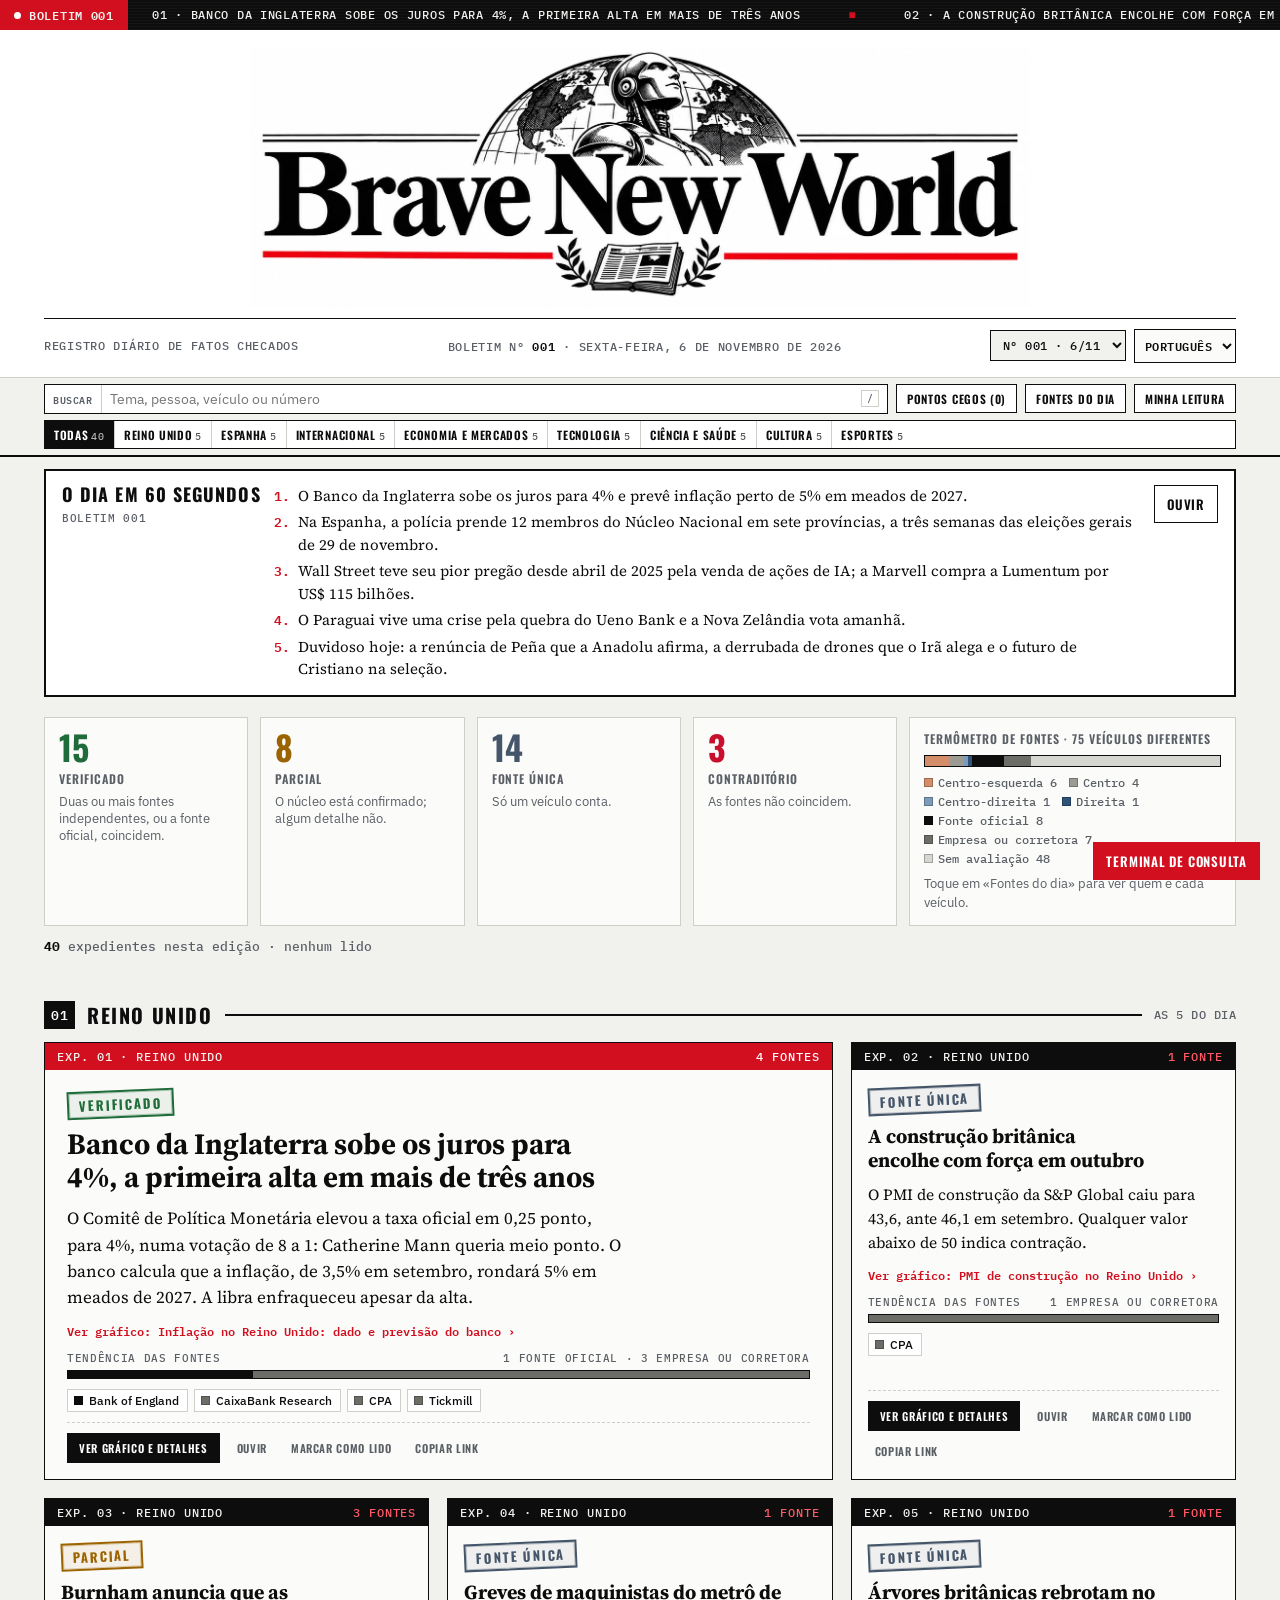
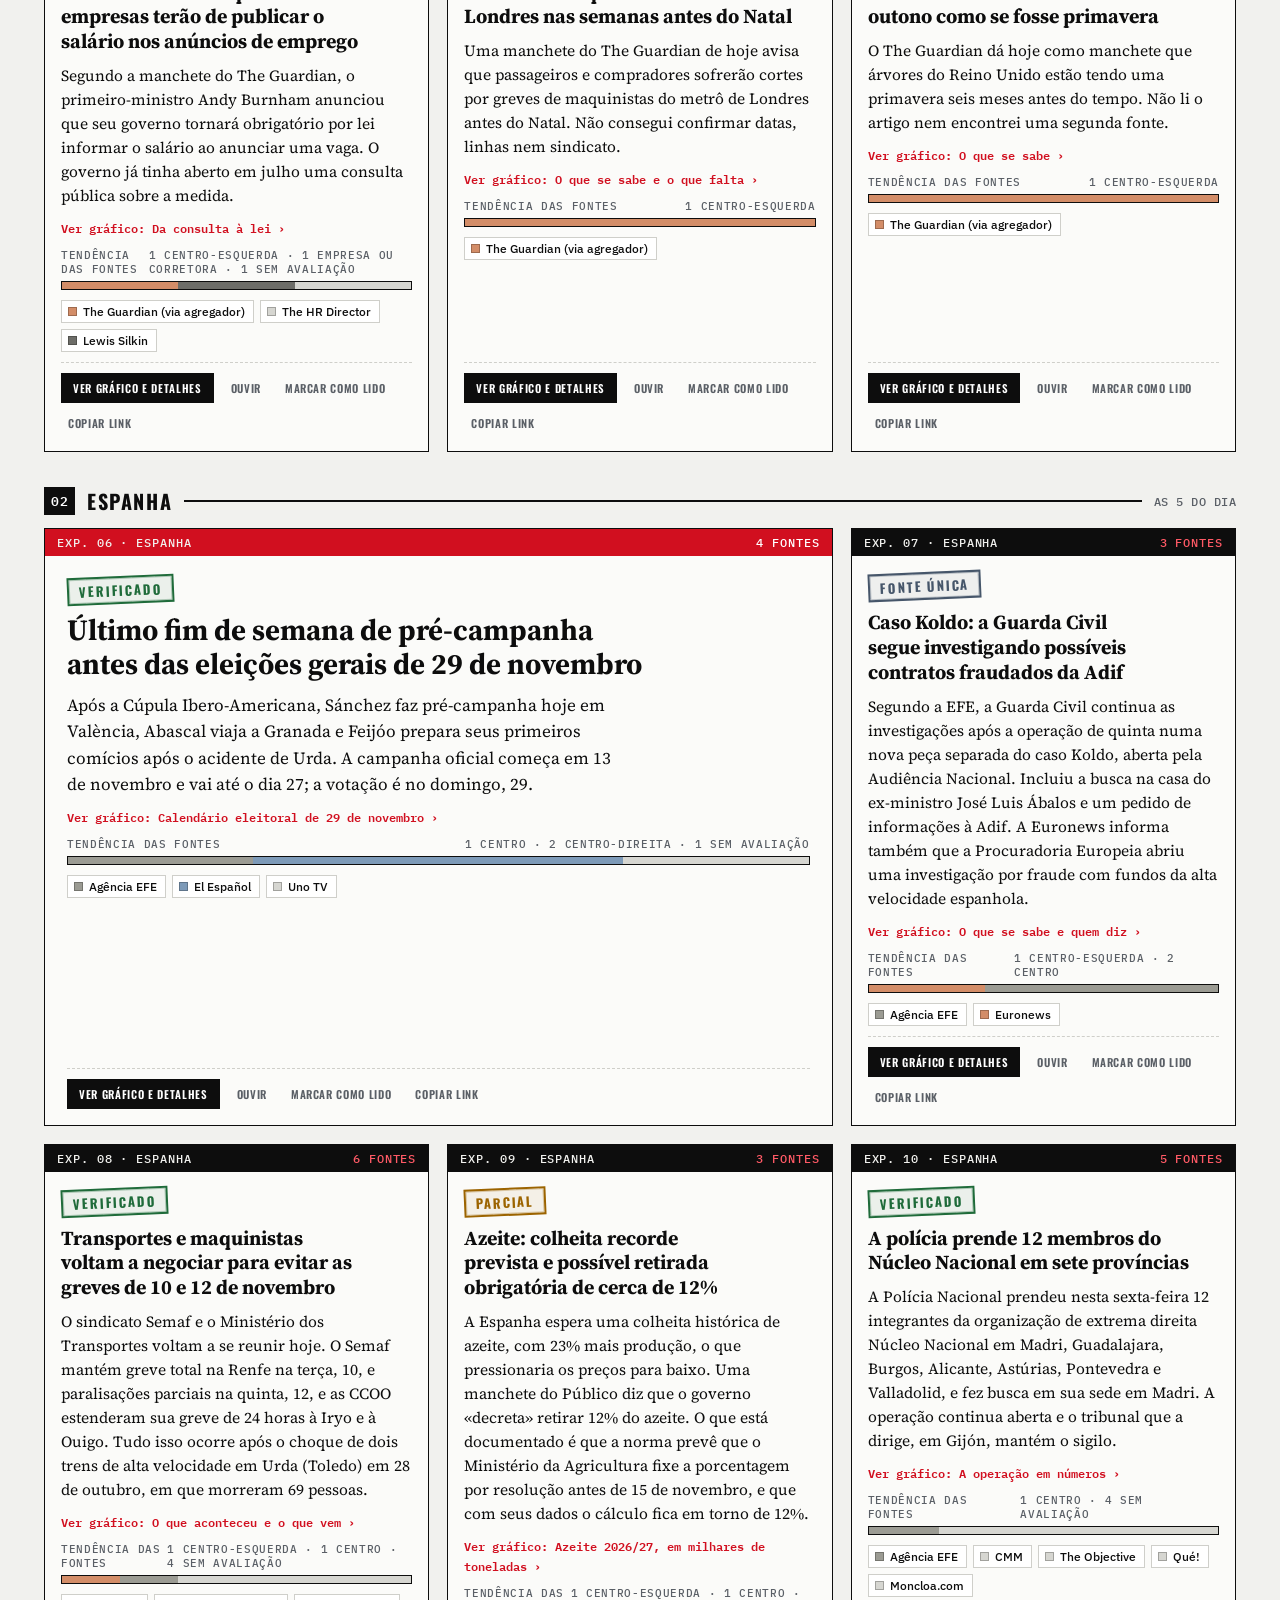
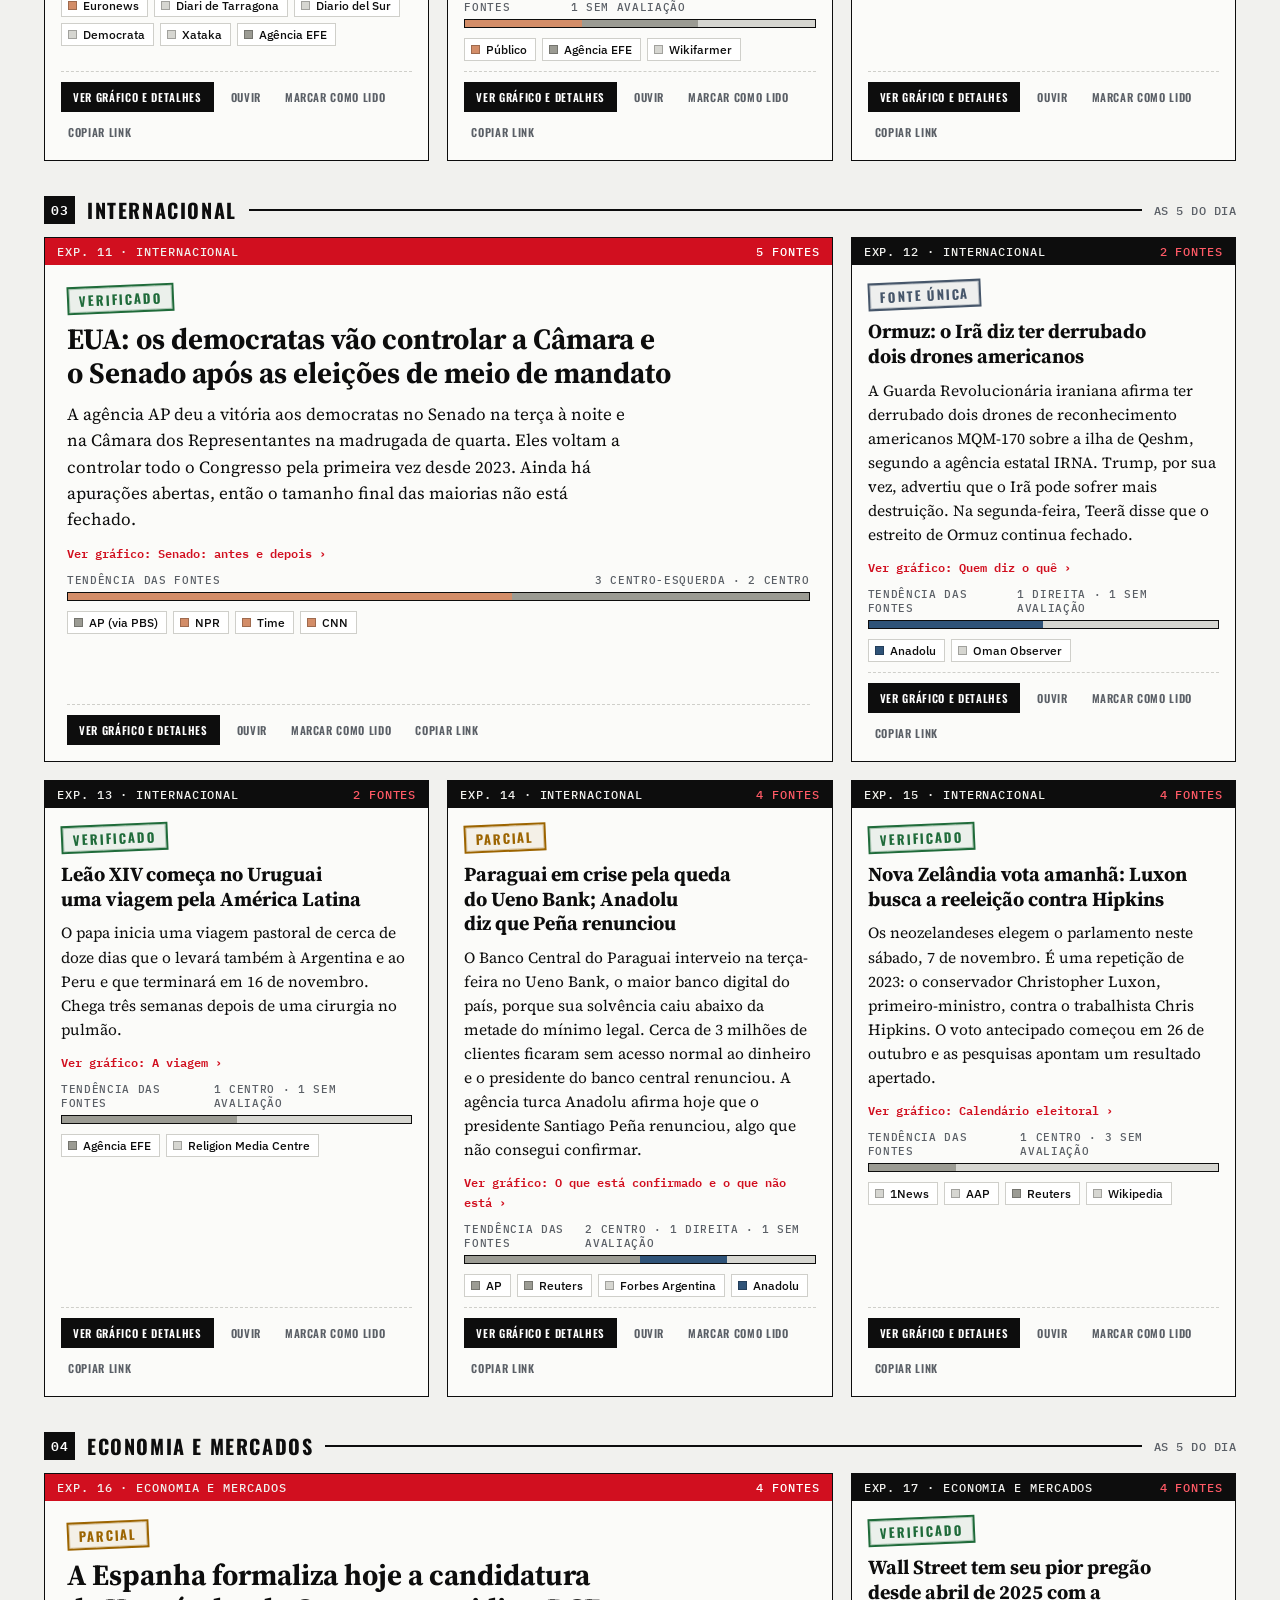
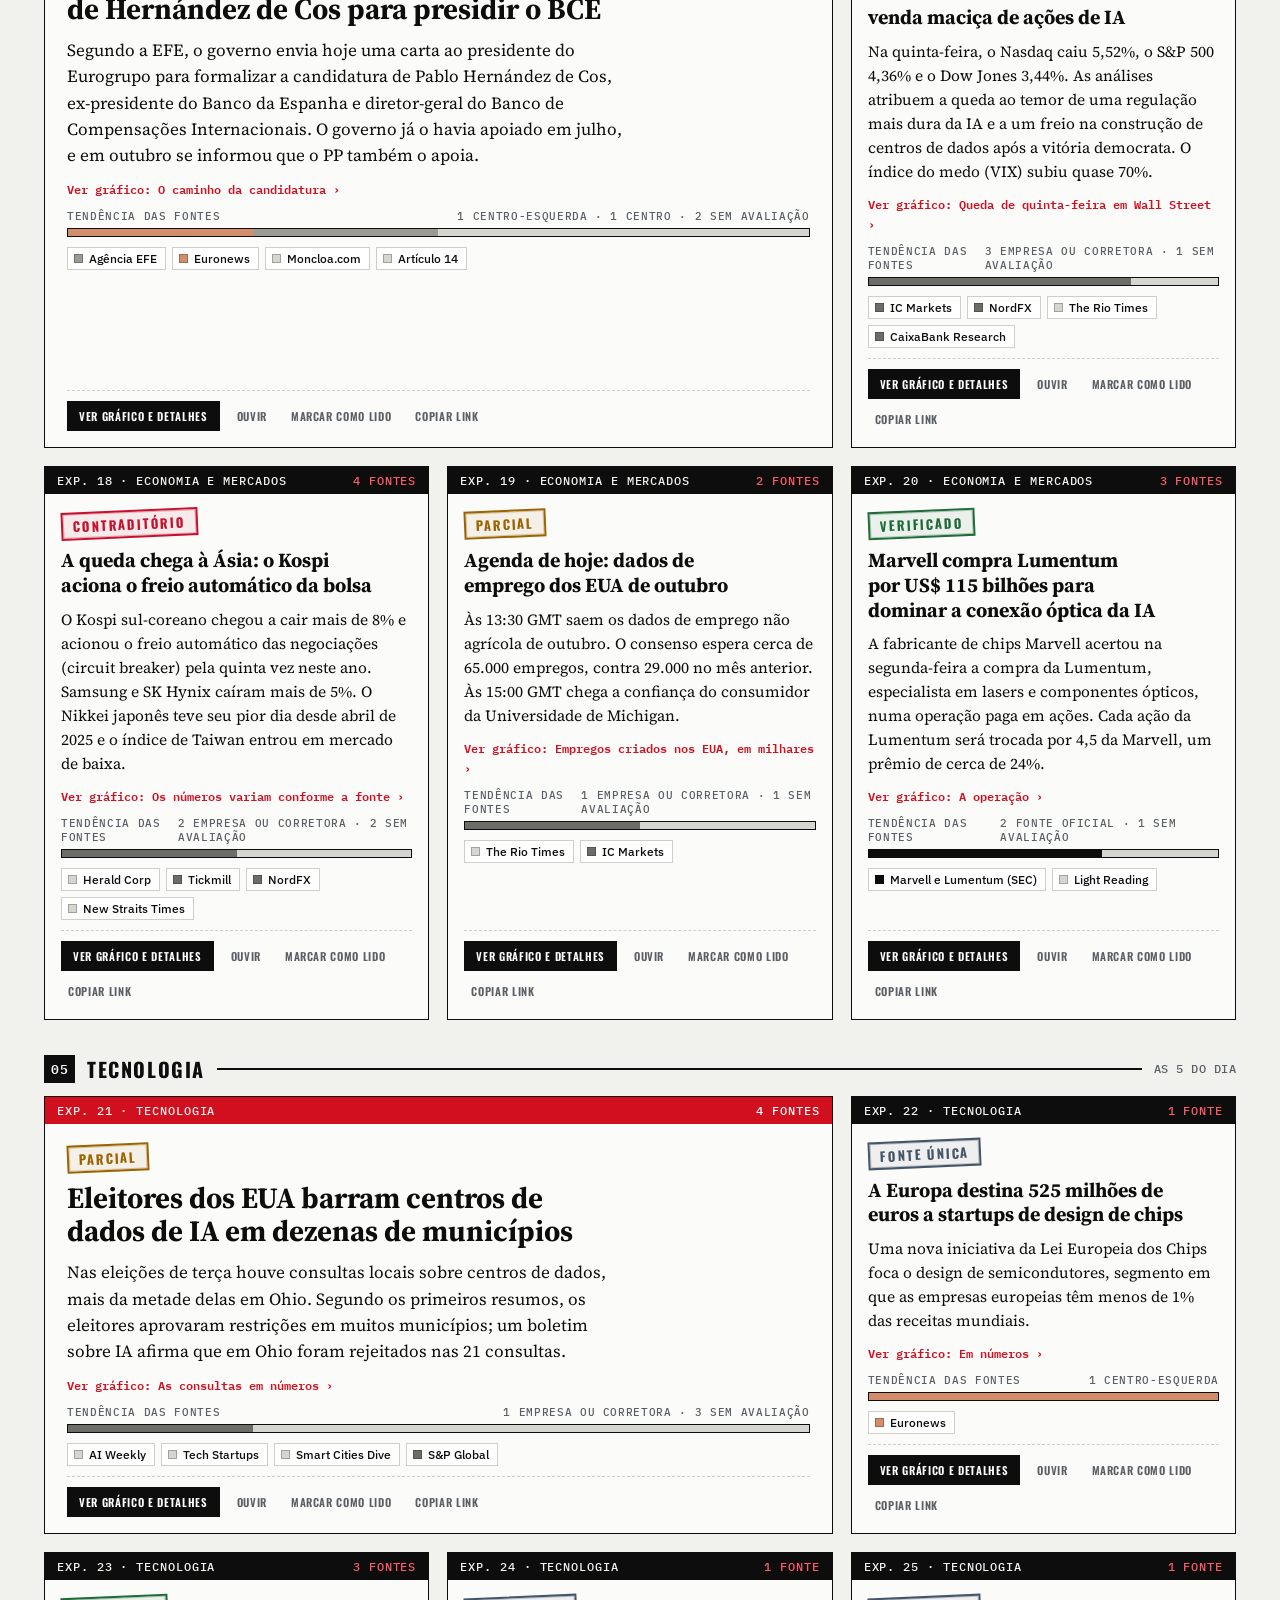
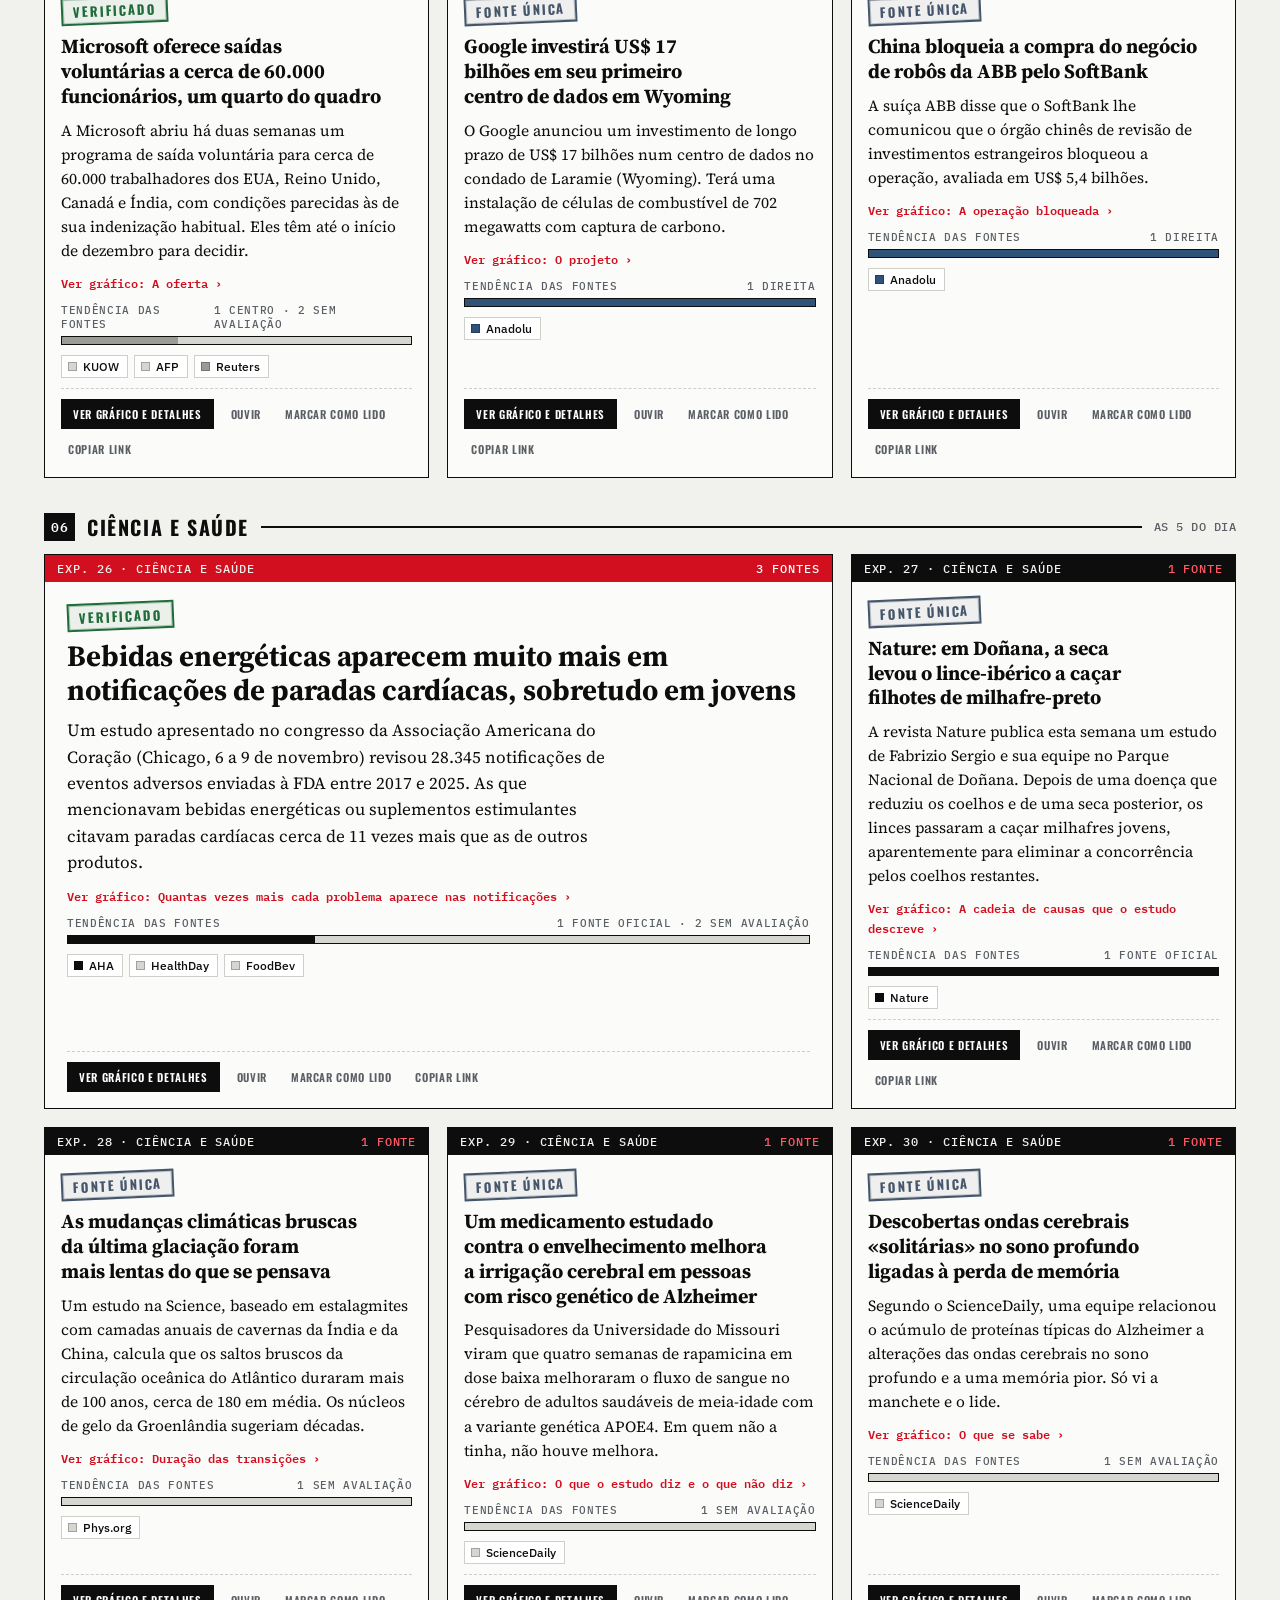
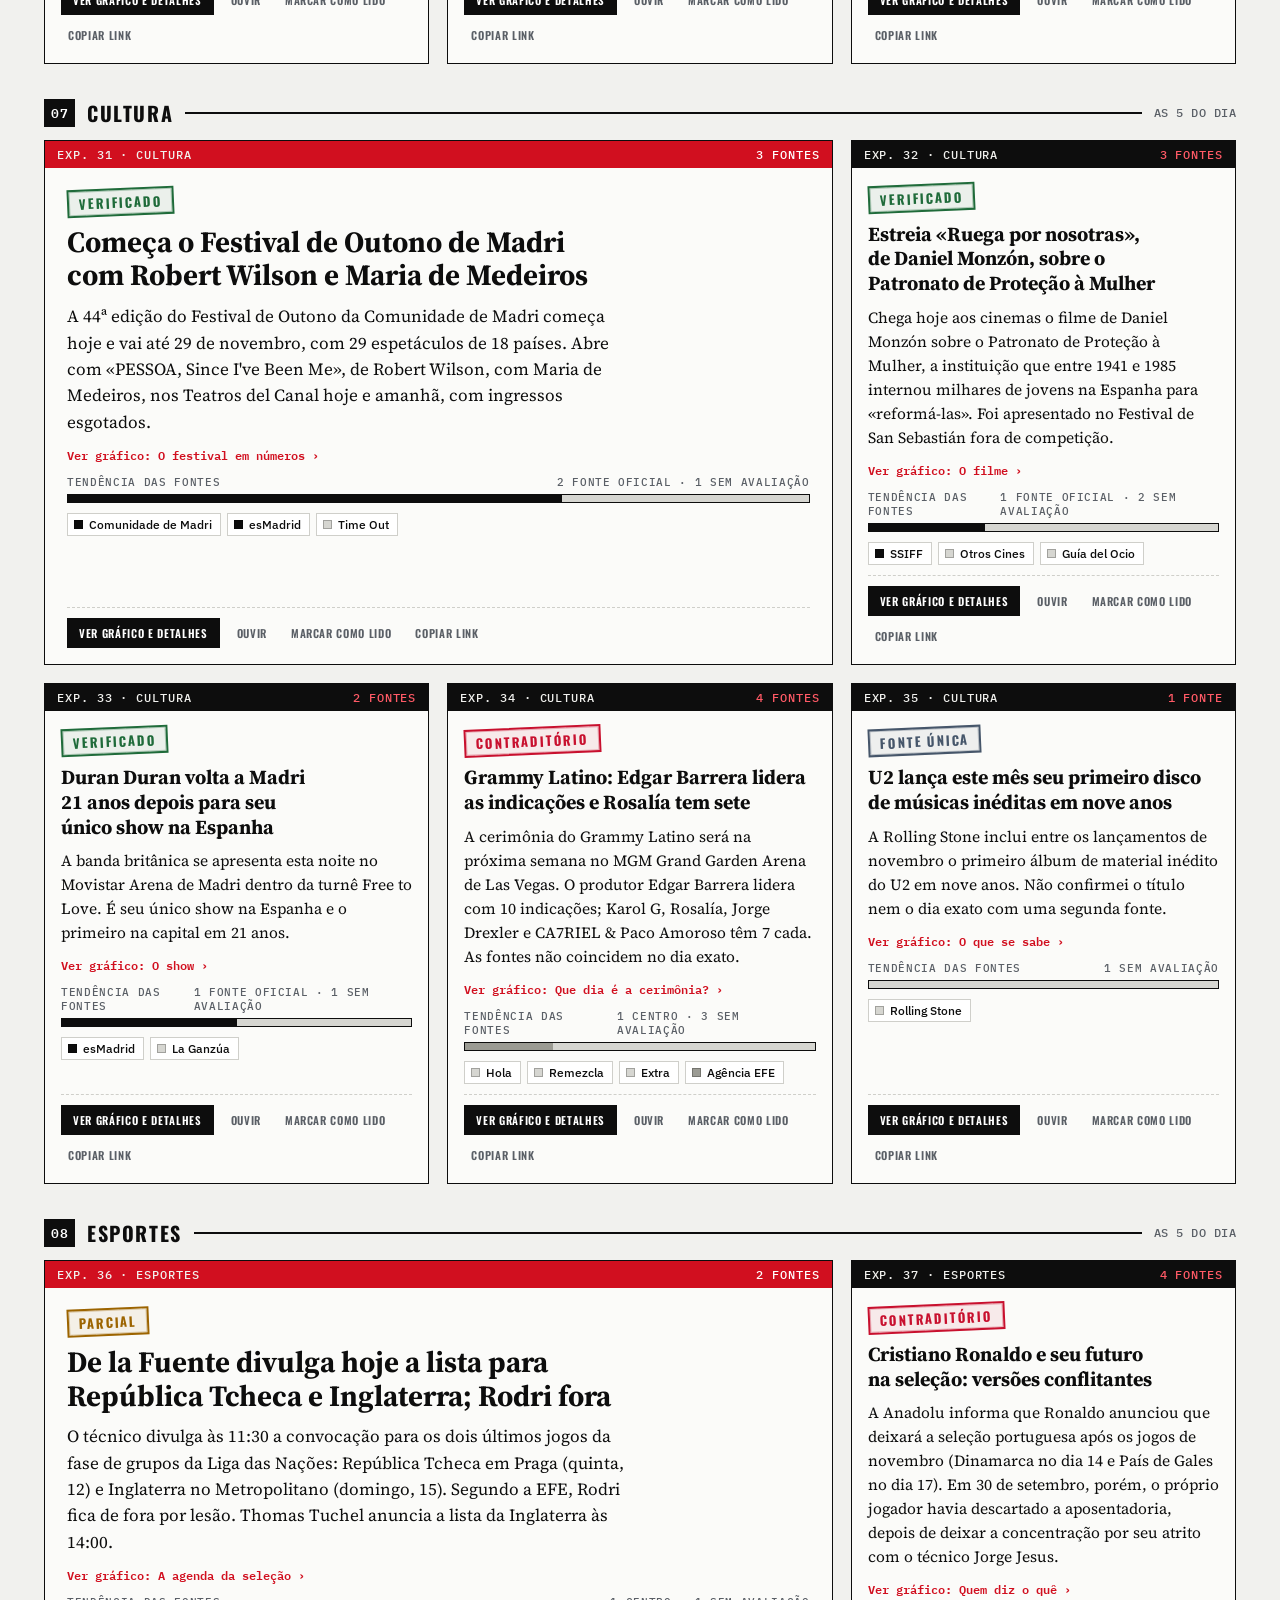
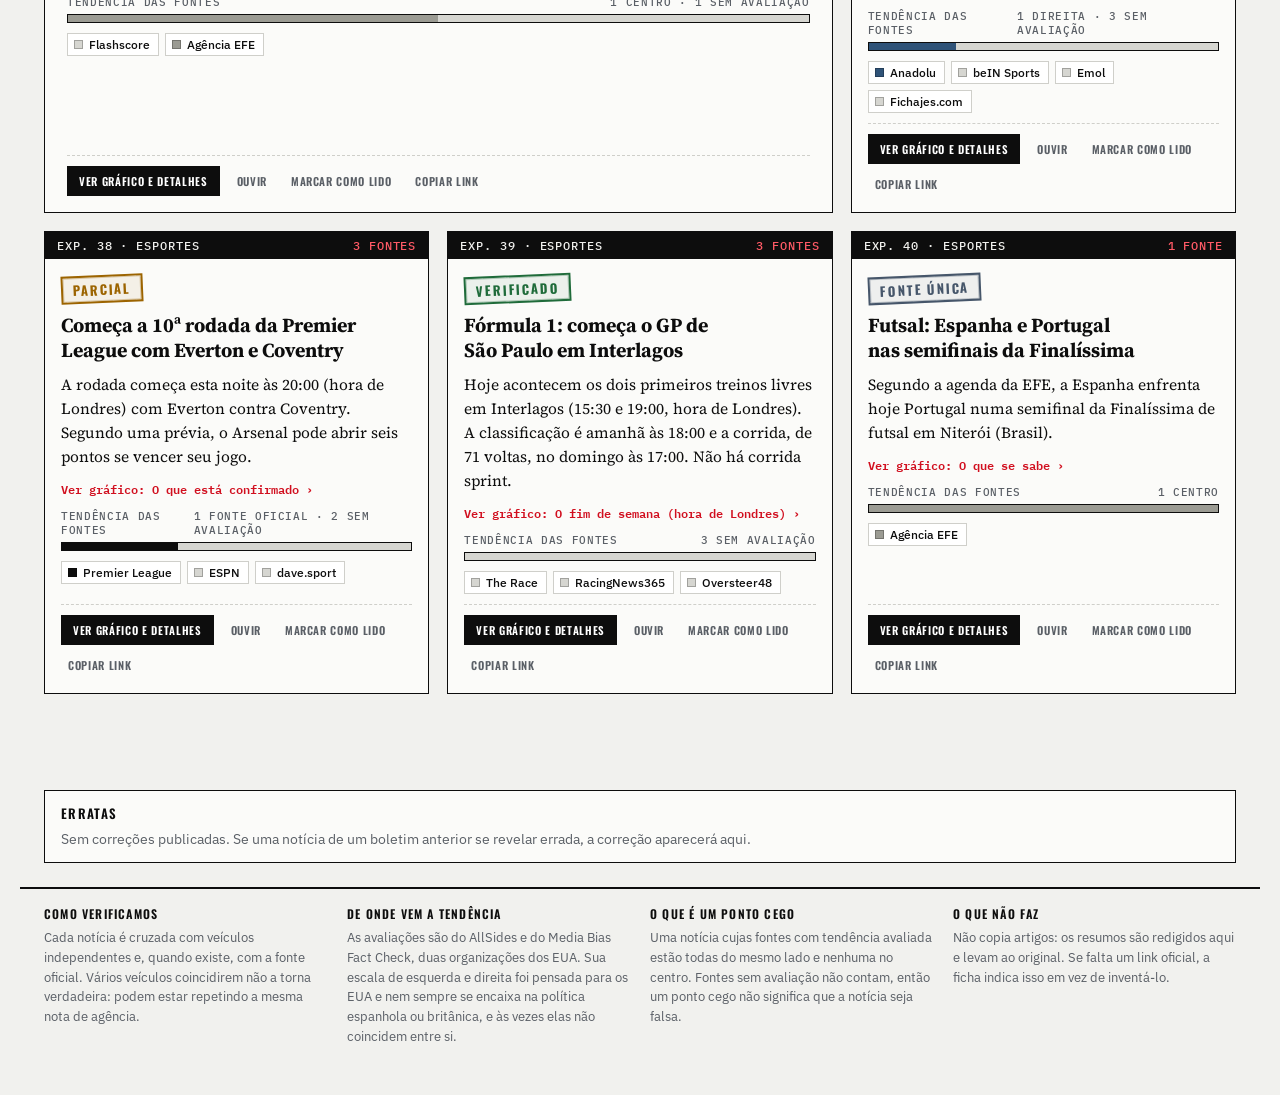
<file: Vibe Coding Projects/05-brave-new-world-news-feed/pt/index.html>
<!DOCTYPE html>
<html lang="pt">
<head>
<meta charset="utf-8">
<meta name="viewport" content="width=device-width, initial-scale=1">
<title>Brave New World</title>
<link rel="preconnect" href="https://fonts.googleapis.com">
<link rel="preconnect" href="https://fonts.gstatic.com" crossorigin>
<link href="https://fonts.googleapis.com/css2?family=Oswald:wght@500;600;700&family=Source+Serif+4:opsz,wght@8..60,400;8..60,600;8..60,700&family=IBM+Plex+Sans:wght@400;500;600&family=IBM+Plex+Mono:wght@400;500;600&display=swap" rel="stylesheet">
<style>
/* Layout: archivo de un régimen burocrático. Cabecera con el logotipo, teletipo, barra de control fija,
   expedientes en rejilla con sello de verificación y termómetro de fuentes. Un solo tema: papel y tinta. */
:root{
  --paper:#f1f1ee; --sheet:#fbfbf9; --ink:#0d0d0d; --steel:#5a5f66; --rule:#cfcfca; --red:#d10f1f;
  --ok:#1f6b3a; --part:#9c6400; --one:#46566a; --bad:#c8102e;
  --l-izq:#a4472a; --l-cizq:#d38d68; --l-centro:#9b9b93; --l-cder:#7d9ab8; --l-der:#2f5378; --l-oficial:#0d0d0d; --l-empresa:#6d6d68; --l-nd:#d6d6d1;
  --f-label:"Oswald","Arial Narrow",Impact,sans-serif;
  --f-head:"Source Serif 4",Georgia,"Times New Roman",serif;
  --f-body:"IBM Plex Sans",system-ui,-apple-system,"Segoe UI",sans-serif;
  --f-mono:"IBM Plex Mono",ui-monospace,Menlo,monospace;
  color-scheme:light;
}
*{box-sizing:border-box}
html,body{margin:0}
body{background:var(--paper);color:var(--ink);font:15px/1.55 var(--f-body);-webkit-font-smoothing:antialiased}
a{color:inherit}
button{font:inherit;color:inherit}
:focus-visible{outline:2px solid var(--red);outline-offset:2px}
.sr{position:absolute;width:1px;height:1px;overflow:hidden;clip:rect(0 0 0 0)}

/* Teletipo */
.tape{background:var(--ink);color:#f1f1ee;font:500 12px/1 var(--f-mono);letter-spacing:.06em;text-transform:uppercase;display:flex;align-items:stretch;overflow:hidden;
  background-image:repeating-linear-gradient(0deg,rgba(255,255,255,.03) 0 1px,transparent 1px 3px)}
.tape .lbl{background:var(--red);padding:9px 14px;white-space:nowrap;display:flex;align-items:center;gap:8px;font-weight:600}
.tape .lbl i{width:7px;height:7px;background:#fff;border-radius:50%;display:inline-block;animation:blink 1.4s steps(2) infinite}
.tape .run{flex:1;overflow:hidden;position:relative}
.tape .track{display:inline-flex;gap:48px;white-space:nowrap;padding:9px 0 9px 24px;animation:run 90s linear infinite}
.tape .track button{background:none;border:0;padding:0;cursor:pointer;font:inherit;color:inherit;letter-spacing:inherit;text-transform:inherit}
.tape .track button:hover{color:#fff;text-decoration:underline}
.tape .track span.sep{color:var(--red)}
.tape:hover .track{animation-play-state:paused}
@keyframes run{from{transform:translateX(0)}to{transform:translateX(-50%)}}
@keyframes blink{50%{opacity:0}}
@media (prefers-reduced-motion: reduce){.tape .track{animation:none}.tape .lbl i{animation:none}*{transition:none!important}}

/* Cabecera */
.mast{background:#fff;border-bottom:1px solid var(--rule)}
.mast .in{max-width:1240px;margin:0 auto;padding:18px 24px 14px;display:flex;flex-direction:column;align-items:center;gap:10px}
.mast img{width:min(780px,100%);height:auto;display:block}
.mast .meta{width:100%;display:flex;justify-content:space-between;align-items:center;gap:16px;flex-wrap:wrap;font:500 12px var(--f-mono);text-transform:uppercase;letter-spacing:.06em;color:var(--steel);border-top:1px solid var(--ink);padding-top:10px}
.mast .meta b{color:var(--ink);font-weight:600}
.mast .meta .pick{display:flex;gap:8px;align-items:center}
.mast .meta .lang select{font:600 12px var(--f-mono);border:1px solid var(--ink);background:var(--sheet);padding:5px 6px;color:var(--ink);cursor:pointer}
.mast select{font:500 12px var(--f-mono);text-transform:uppercase;letter-spacing:.04em;color:var(--ink);background:var(--paper);border:1px solid var(--ink);border-radius:0;padding:6px 8px;cursor:pointer}

/* Barra de control */
.ctrl{position:relative;z-index:15;background:var(--paper);border-bottom:2px solid var(--ink)}
.ctrl .in{max-width:1240px;margin:0 auto;padding:10px 24px;display:flex;gap:10px;align-items:center;flex-wrap:wrap}
.search{flex:1 1 260px;display:flex;align-items:center;border:1px solid var(--ink);background:#fff}
.search span{font:600 11px var(--f-mono);padding:0 10px;color:var(--steel);text-transform:uppercase;letter-spacing:.06em;border-right:1px solid var(--rule);align-self:stretch;display:flex;align-items:center}
.search input{flex:1;border:0;background:transparent;font:15px var(--f-body);padding:9px 10px;min-width:0;color:var(--ink)}
.search input:focus{outline:none}
.search:focus-within{box-shadow:0 0 0 2px var(--red)}
.search kbd{font:500 11px var(--f-mono);border:1px solid var(--rule);padding:2px 6px;margin-right:8px;color:var(--steel)}
.tabs{display:flex;gap:0;border:1px solid var(--ink);background:#fff;flex-wrap:wrap}
.tabs button{border:0;border-right:1px solid var(--rule);background:transparent;padding:8px 10px;font:600 12.5px var(--f-label);text-transform:uppercase;letter-spacing:.06em;cursor:pointer}
.tabs button:last-child{border-right:0}
.tabs button:hover{background:var(--paper)}
.tabs button[aria-pressed="true"]{background:var(--ink);color:#fff}
.tabs button small{font:500 11px var(--f-mono);opacity:.7;margin-left:4px}
.btn{border:1px solid var(--ink);background:#fff;padding:8px 12px;font:600 13px var(--f-label);text-transform:uppercase;letter-spacing:.06em;cursor:pointer;display:inline-flex;gap:6px;align-items:center}
.btn:hover{background:var(--ink);color:#fff}
.btn.red{background:var(--red);border-color:var(--red);color:#fff}
.btn.red:hover{background:var(--ink);border-color:var(--ink)}

/* Panel de estado */
.board{max-width:1240px;margin:0 auto;padding:20px 24px 4px;display:grid;grid-template-columns:repeat(4,minmax(0,1fr)) minmax(0,1.6fr);gap:12px}
.stamp-tile{background:var(--sheet);border:1px solid var(--rule);padding:12px 14px;cursor:pointer;text-align:left;display:flex;flex-direction:column;gap:6px;position:relative}
.stamp-tile[aria-pressed="true"]{border-color:var(--ink);box-shadow:inset 0 0 0 1px var(--ink)}
.stamp-tile .n{font:700 34px/1 var(--f-label);font-variant-numeric:tabular-nums;color:var(--c)}
.stamp-tile .l{font:600 12px var(--f-label);text-transform:uppercase;letter-spacing:.08em;color:var(--steel)}
.stamp-tile .d{font-size:12.5px;color:var(--steel);line-height:1.35}
.thermo{background:var(--sheet);border:1px solid var(--rule);padding:12px 14px;display:flex;flex-direction:column;gap:8px}
.thermo h3{margin:0;font:600 12px var(--f-label);text-transform:uppercase;letter-spacing:.08em;color:var(--steel)}
.bar{display:flex;height:12px;border:1px solid var(--ink);background:#fff}
.bar i{display:block;height:100%}
.legend{display:flex;flex-wrap:wrap;gap:4px 12px;font:500 11.5px var(--f-mono);color:var(--steel)}
.legend span{display:inline-flex;align-items:center;gap:5px}
.legend i{width:9px;height:9px;display:inline-block;border:1px solid rgba(0,0,0,.25)}
.thermo p{margin:0;font-size:12.5px;color:var(--steel)}

.status{max-width:1240px;margin:0 auto;padding:8px 24px 0;font:500 12.5px var(--f-mono);color:var(--steel)}
.status b{color:var(--ink)}
.status button{background:none;border:0;padding:0;text-decoration:underline;cursor:pointer;font:inherit;color:var(--red)}

/* Expedientes */
main{max-width:1240px;margin:0 auto;padding:12px 24px 96px}
.sec{margin-top:22px}
.sec > h2{display:flex;align-items:center;gap:12px;margin:0 0 12px;font:700 20px var(--f-label);text-transform:uppercase;letter-spacing:.08em}
.sec > h2::after{content:"";flex:1;height:2px;background:var(--ink)}
.sec > h2 small{font:500 12px var(--f-mono);color:var(--steel);letter-spacing:.04em;order:3}
.grid{display:grid;grid-template-columns:repeat(auto-fill,minmax(340px,1fr));gap:16px}
.file{background:var(--sheet);border:1px solid var(--ink);display:flex;flex-direction:column;position:relative}
.file.read{opacity:.62}
.file .hd{display:flex;justify-content:space-between;align-items:center;gap:8px;background:var(--ink);color:#f1f1ee;padding:6px 12px;font:500 11.5px var(--f-mono);text-transform:uppercase;letter-spacing:.08em}
.file .hd .red{color:#ff5a66}
.file .bd{padding:16px 16px 14px;display:flex;flex-direction:column;gap:10px;flex:1}
.stamp{align-self:flex-start;transform:rotate(-2.5deg);border:2px solid var(--c);color:var(--c);font:700 13px/1 var(--f-label);letter-spacing:.14em;text-transform:uppercase;padding:6px 10px 5px;background:color-mix(in srgb,var(--c) 7%,transparent);box-shadow:inset 0 0 0 1px color-mix(in srgb,var(--c) 30%,transparent)}
.s-confirmada{--c:var(--ok)} .s-parcial{--c:var(--part)} .s-una_fuente{--c:var(--one)} .s-contradictoria{--c:var(--bad)}
.file h3{margin:0;font:700 20px/1.24 var(--f-head);text-wrap:balance}
.file p.sum{margin:0;font:400 15.5px/1.55 var(--f-head)}
.mini{display:flex;flex-direction:column;gap:5px}
.mini .lab{display:flex;justify-content:space-between;font:500 11px var(--f-mono);text-transform:uppercase;letter-spacing:.06em;color:var(--steel)}
.mini .bar{height:9px}
.chips{display:flex;flex-wrap:wrap;gap:6px}
.chip{display:inline-flex;align-items:center;gap:6px;border:1px solid var(--rule);background:#fff;padding:3px 8px 3px 6px;font:500 12px var(--f-body);cursor:pointer}
.chip i{width:9px;height:9px;display:inline-block;border:1px solid rgba(0,0,0,.25)}
.chip:hover,.chip[aria-expanded="true"]{border-color:var(--ink)}
.acts{display:flex;flex-wrap:wrap;gap:6px;border-top:1px dashed var(--rule);padding-top:10px;margin-top:auto}
.acts button{border:1px solid var(--ink);background:transparent;padding:6px 10px;font:600 12px var(--f-label);text-transform:uppercase;letter-spacing:.06em;cursor:pointer}
.acts button:hover{background:var(--ink);color:#fff}
.acts button.ask{border-color:var(--red);color:var(--red)}
.acts button.ask:hover{background:var(--red);color:#fff}
.open .more{display:flex}
.more{display:none;flex-direction:column;gap:12px;border-top:1px solid var(--ink);padding-top:12px}
.more h4{margin:0 0 6px;font:600 12px var(--f-label);text-transform:uppercase;letter-spacing:.1em}
.facts{margin:0;padding:0;list-style:none;font:500 13.5px/1.5 var(--f-mono);display:flex;flex-direction:column;gap:3px}
.facts li{padding-left:16px;position:relative}
.facts li::before{content:"›";position:absolute;left:2px;color:var(--red);font-weight:600}
.note{font-size:13.5px;color:var(--ink);background:var(--paper);border-left:3px solid var(--c);padding:8px 10px;margin:0}
.srcs{list-style:none;margin:0;padding:0;display:flex;flex-direction:column;gap:8px}
.srcs li{display:grid;grid-template-columns:10px 1fr;gap:4px 10px;font-size:13.5px}
.srcs li > i{width:10px;height:10px;margin-top:5px;border:1px solid rgba(0,0,0,.25)}
.srcs a{font-weight:600;text-decoration:none;border-bottom:1px solid var(--rule)}
.srcs a:hover{border-color:var(--red);color:var(--red)}
.srcs .ab{grid-column:2;color:var(--steel);font-size:12.8px;line-height:1.4}
.srcs .rt{grid-column:2;font:500 11.5px var(--f-mono);color:var(--ink)}
.pop{position:absolute;z-index:12;max-width:320px;background:var(--ink);color:#f1f1ee;padding:10px 12px;font-size:13px;line-height:1.45;box-shadow:0 10px 30px rgba(0,0,0,.25)}
.pop b{display:block;font:600 13px var(--f-label);text-transform:uppercase;letter-spacing:.06em;margin-bottom:4px}
.pop small{display:block;font:500 11.5px var(--f-mono);color:#c9c9c4;margin-top:6px}
.empty{padding:40px;text-align:center;border:1px dashed var(--steel);font:500 13px var(--f-mono);color:var(--steel)}

/* Paneles laterales */
.drawer{position:fixed;top:0;right:0;height:100%;width:min(460px,100%);z-index:30;display:none;flex-direction:column;box-shadow:-16px 0 40px rgba(0,0,0,.25)}
.drawer.open{display:flex}
.drawer .top{display:flex;justify-content:space-between;align-items:flex-start;gap:12px;padding:14px 16px;border-bottom:1px solid currentColor}
.drawer .top .k{font:600 12px var(--f-label);text-transform:uppercase;letter-spacing:.12em}
.drawer .top b{display:block;font:600 16px/1.3 var(--f-head);margin-top:4px}
.drawer .x{border:1px solid currentColor;background:transparent;width:32px;height:32px;font-size:18px;cursor:pointer;flex:none}
.dir{background:var(--sheet);color:var(--ink)}
.dir .list{overflow:auto;padding:8px 16px 24px}
.dir h5{margin:16px 0 6px;font:600 12px var(--f-label);text-transform:uppercase;letter-spacing:.1em;display:flex;align-items:center;gap:8px}
.dir h5 i{width:10px;height:10px;display:inline-block;border:1px solid rgba(0,0,0,.25)}
.dir .o{width:100%;text-align:left;border:1px solid var(--rule);background:#fff;padding:8px 10px;margin-bottom:6px;cursor:pointer;display:flex;flex-direction:column;gap:2px}
.dir .o:hover{border-color:var(--ink)}
.dir .o b{font:600 14px var(--f-body);display:flex;justify-content:space-between;gap:8px}
.dir .o b small{font:500 11px var(--f-mono);color:var(--steel)}
.dir .o span{font-size:12.8px;color:var(--steel)}
.dir .o em{font:500 11.5px var(--f-mono);font-style:normal}
.dir .intro{font-size:13px;color:var(--steel);padding:12px 16px 0;margin:0}
.term{background:#0e0f0f;color:#e8e8e2}
.term .top{border-color:#33352f}
.term .k{color:#ff5a66}
.term .warn{font:500 12px var(--f-mono);color:#a9aaa3;padding:10px 16px;border-bottom:1px solid #33352f}
.msgs{flex:1;overflow:auto;padding:16px;display:flex;flex-direction:column;gap:12px;font:14px/1.55 var(--f-body)}
.m{max-width:94%;white-space:pre-wrap;padding:9px 12px}
.m.u{align-self:flex-end;background:#e8e8e2;color:#0e0f0f}
.m.a{align-self:flex-start;border-left:2px solid #ff5a66;background:#171918}
.m.a::before{content:"BNW>";display:block;font:600 11px var(--f-mono);color:#ff5a66;margin-bottom:4px;letter-spacing:.08em}
.sugg{display:flex;flex-wrap:wrap;gap:6px;padding:0 16px 10px}
.sugg button{border:1px solid #44473f;background:transparent;color:#e8e8e2;padding:5px 9px;font:500 12.5px var(--f-mono);cursor:pointer}
.sugg button:hover{border-color:#ff5a66;color:#ff5a66}
.term form{display:flex;border-top:1px solid #33352f}
.term input{flex:1;background:transparent;border:0;color:#e8e8e2;font:14px var(--f-mono);padding:14px 16px;min-width:0}
.term input:focus{outline:none;background:#171918}
.term form button{border:0;background:var(--red);color:#fff;font:600 13px var(--f-label);text-transform:uppercase;letter-spacing:.1em;padding:0 18px;cursor:pointer}
.scrim{position:fixed;inset:0;background:rgba(13,13,13,.35);z-index:25;display:none}
.scrim.on{display:block}
.toast{position:fixed;left:50%;bottom:24px;transform:translateX(-50%);background:var(--ink);color:#fff;font:500 13px var(--f-mono);padding:10px 14px;z-index:40;display:none}
.toast.on{display:block}
.fab{position:fixed;right:20px;bottom:20px;z-index:20}

footer{max-width:1240px;margin:0 auto;padding:0 24px 48px;font-size:12.8px;color:var(--steel);display:grid;grid-template-columns:repeat(4,minmax(0,1fr));gap:20px;border-top:2px solid var(--ink);padding-top:16px}
footer h6{margin:0 0 6px;font:600 12px var(--f-label);text-transform:uppercase;letter-spacing:.1em;color:var(--ink)}
footer p{margin:0}

.tape{position:sticky;top:0;z-index:16}
.ctrl{position:sticky;top:var(--tapeH,30px)}
.ctrl.stuck{box-shadow:0 6px 14px -10px rgba(0,0,0,.45)}
@media (max-width:640px){
  .ctrl .in{padding-top:8px;padding-bottom:8px;gap:8px}
  .ctrl.stuck .btn{display:none}
}
@media (max-width:980px){
  .board{grid-template-columns:repeat(2,minmax(0,1fr))}
  .thermo{grid-column:1 / -1}
  footer{grid-template-columns:1fr}
}
@media (max-width:640px){
  .tabs{width:100%;overflow-x:auto;flex-wrap:nowrap}
  .tabs button{white-space:nowrap}
  .grid{grid-template-columns:1fr}
  .mast .in,.ctrl .in,.board,.status,main,footer{padding-left:16px;padding-right:16px}
  .search kbd{display:none}
}

/* búsqueda fuera del boletín */
.outside{max-width:1240px;margin:0 auto 6px;padding:0 24px}
.outside .box{border:1px solid var(--ink);background:#fff;padding:14px 16px;display:flex;flex-direction:column;gap:10px}
.outside h3{margin:0;font:600 13px var(--f-label);text-transform:uppercase;letter-spacing:.08em}
.outside h3 b{color:var(--red)}
.outside p{margin:0;font-size:13.5px;color:var(--steel)}
.outside .links{display:flex;flex-wrap:wrap;gap:8px}
.outside .links a{border:1px solid var(--ink);padding:6px 10px;font:600 12px var(--f-label);text-transform:uppercase;letter-spacing:.06em;color:var(--ink);text-decoration:none;background:var(--paper)}
.outside .links a:hover{background:var(--ink);color:#fff}
.outside .askq{align-self:flex-start;background:var(--red);color:#fff;border:0;padding:8px 12px;font:600 12px var(--f-label);text-transform:uppercase;letter-spacing:.06em;cursor:pointer}
@media (max-width:640px){.outside{padding:0 16px}}

/* v4 */
.brief{max-width:1240px;margin:0 auto;padding:12px 24px 0}
.brief .box{background:#fff;border:2px solid var(--ink);display:grid;grid-template-columns:200px 1fr auto;gap:16px;align-items:start;padding:14px 16px}
.brief h3{margin:0;font:700 18px/1.1 var(--f-label);text-transform:uppercase;letter-spacing:.06em}
.brief h3 small{display:block;font:500 11px var(--f-mono);color:var(--steel);letter-spacing:.06em;margin-top:6px}
.brief ol{margin:0;padding-left:20px;font:400 15px/1.5 var(--f-head);display:flex;flex-direction:column;gap:4px}
.brief ol li::marker{font:600 13px var(--f-mono);color:var(--red)}
.brief .side{display:flex;flex-direction:column;gap:6px}
.flag{display:inline-flex;align-items:center;gap:6px;font:600 11px var(--f-mono);text-transform:uppercase;letter-spacing:.06em;padding:3px 7px;border:1px dashed var(--red);color:var(--red);background:#fff;align-self:flex-start}
.flag.f{border-style:solid;border-color:var(--ink);color:var(--ink)}
.flags{display:flex;flex-wrap:wrap;gap:6px}
.btn[aria-pressed="true"]{background:var(--red);border-color:var(--red);color:#fff}
.errata{max-width:1240px;margin:0 auto 24px;padding:0 24px}
.errata .box{border:1px solid var(--ink);background:var(--sheet);padding:12px 16px}
.errata h3{margin:0 0 6px;font:600 13px var(--f-label);text-transform:uppercase;letter-spacing:.1em}
.errata ul{margin:0;padding-left:18px;font-size:13.5px}
.errata p{margin:0;font-size:13.5px;color:var(--steel)}
.me{background:var(--sheet);color:var(--ink)}
.me .body{overflow:auto;padding:12px 16px 24px;display:flex;flex-direction:column;gap:18px}
.me h4{margin:0 0 6px;font:600 12px var(--f-label);text-transform:uppercase;letter-spacing:.1em}
.me p{margin:0;font-size:13.5px;color:var(--steel)}
.me form{display:flex;border:1px solid var(--ink);background:#fff}
.me input{flex:1;border:0;padding:9px 10px;font:14px var(--f-body);min-width:0;background:transparent}
.me input:focus{outline:none}
.me form button{border:0;border-left:1px solid var(--ink);background:var(--ink);color:#fff;font:600 12px var(--f-label);text-transform:uppercase;letter-spacing:.08em;padding:0 14px;cursor:pointer}
.tags{display:flex;flex-wrap:wrap;gap:6px;margin-top:8px}
.tags span{display:inline-flex;align-items:center;gap:6px;border:1px solid var(--ink);background:#fff;padding:3px 4px 3px 8px;font:500 12.5px var(--f-mono)}
.tags button{border:0;background:var(--ink);color:#fff;width:20px;height:20px;cursor:pointer;line-height:1}
.speaking{box-shadow:0 0 0 2px var(--red)}
@media (max-width:980px){ .brief .box{grid-template-columns:1fr} }
@media (max-width:640px){ .brief{padding-left:16px;padding-right:16px} .errata{padding-left:16px;padding-right:16px} .fab{right:12px;bottom:12px;padding:8px 10px;font-size:12px} }

/* v5 visuales */
.ttl{all:unset;cursor:pointer;font:inherit;text-wrap:balance}
.ttl:hover{text-decoration:underline;text-decoration-color:var(--red);text-underline-offset:4px}
.ttl:focus-visible{outline:2px solid var(--red);outline-offset:2px}
.peek{align-self:flex-start;border:0;background:none;padding:0;cursor:pointer;font:600 12px var(--f-mono);color:var(--red);text-align:left}
.peek:hover{text-decoration:underline}
.hb{display:flex;flex-direction:column;gap:9px;position:relative}
.hb-row{display:flex;flex-direction:column;gap:3px}
.hb-l{font:500 12.5px var(--f-body);color:var(--ink)}
.hb-t{position:relative;height:16px;margin-right:78px}
.hb-t i{display:block;height:16px;background:var(--ink)}
.hb-t b{position:absolute;top:0;line-height:16px;font:600 13px/16px var(--f-mono);white-space:nowrap}
.hb-row.hl .hb-t i{background:var(--red)} .hb-row.hl .hb-t b{color:var(--red)}
.hb-row.dim .hb-t i{background:repeating-linear-gradient(90deg,#fff 0 6px,var(--l-centro) 6px 9px);outline:1px dashed var(--ink)}
.hb-row.dim .hb-l::after{content:" · previsión";color:var(--steel);font-family:var(--f-mono);font-size:11px}
.hb-axis{position:relative;height:16px;margin-right:78px}
.hb-ref{position:absolute;top:-999px;bottom:0;border-left:2px dashed var(--red);pointer-events:none}
.hb{overflow:hidden}
.hb-ref span{position:absolute;bottom:0;left:6px;white-space:nowrap;font:600 11px var(--f-mono);color:var(--red);background:#fff;padding:0 3px}
.hb-note{font:500 11px var(--f-mono);color:var(--steel)}
.cmp{display:flex;flex-direction:column;gap:10px}
.cmp-row{display:flex;flex-direction:column;gap:3px}
.cmp-bar{display:flex;height:24px;position:relative;border:1px solid var(--ink)}
.cmp-bar i{display:flex;align-items:center;font:600 12px var(--f-mono);color:#fff;font-style:normal;padding:0 6px;overflow:hidden;white-space:nowrap}
.cmp-bar i.a{background:var(--l-cizq)} .cmp-bar i.b{background:var(--l-der);justify-content:flex-end}
.cmp-bar .half{position:absolute;left:50%;top:-4px;bottom:-4px;border-left:2px solid var(--ink)}
.why{margin:0;font:500 13.5px/1.45 var(--f-body);background:var(--paper);border-left:3px solid var(--red);padding:8px 10px}
.why b{font:600 11px var(--f-mono);text-transform:uppercase;letter-spacing:.08em;color:var(--red);display:block;margin-bottom:2px}
.viz{border:1px solid var(--ink);background:#fff;padding:10px 12px 8px}
.viz h5{margin:0 0 8px;font:600 12px var(--f-label);text-transform:uppercase;letter-spacing:.08em}
.viz .src{font:500 10.5px var(--f-mono);color:var(--steel);margin-top:6px;letter-spacing:.02em}
.viz svg{display:block;width:100%;height:auto;overflow:visible}
.viz svg text{font-family:"IBM Plex Mono",monospace}
.tl{list-style:none;margin:0;padding:0 0 0 14px;border-left:2px solid var(--ink);display:flex;flex-direction:column;gap:7px}
.tl li{position:relative;font-size:13.5px;line-height:1.35}
.tl li::before{content:"";position:absolute;left:-20px;top:4px;width:10px;height:10px;background:#fff;border:2px solid var(--ink)}
.tl li.hl::before{background:var(--red);border-color:var(--red)}
.tl li.hl{font-weight:600}
.tl b{font:600 12px var(--f-mono);display:inline-block;min-width:58px;color:var(--steel)}
.tl li.hl b{color:var(--red)}
.steps{list-style:none;margin:0;padding:0;display:grid;gap:6px}
.steps li{display:grid;grid-template-columns:22px 1fr;gap:8px;font-size:13.5px;line-height:1.35;align-items:start}
.steps li span{width:22px;height:22px;background:var(--ink);color:#fff;font:600 12px var(--f-mono);display:flex;align-items:center;justify-content:center}
.steps li.hl span{background:var(--red)}
.steps li.dim{color:var(--steel)}
.steps li.dim span{background:var(--l-centro)}
.steps em{font:600 11px var(--f-mono);font-style:normal;text-transform:uppercase;letter-spacing:.06em;color:var(--steel);display:block}
.claims{list-style:none;margin:0;padding:0;display:grid;gap:6px}
.claims li{border:1px solid var(--rule);padding:6px 8px;display:grid;grid-template-columns:auto 1fr;gap:2px 8px;font-size:13.5px;line-height:1.35}
.claims li i{grid-row:span 2;font:700 10px var(--f-label);letter-spacing:.08em;text-transform:uppercase;padding:3px 5px;border:1.5px solid currentColor;align-self:start;transform:rotate(-2deg)}
.claims li i.una{color:var(--one)} .claims li i.no{color:var(--bad)} .claims li i.si{color:var(--ok)}
.claims li b{font:600 11.5px var(--f-mono);color:var(--steel)}
.stats{display:grid;grid-template-columns:repeat(auto-fit,minmax(110px,1fr));gap:8px}
.stats div{border-top:3px solid var(--ink);padding-top:6px}
.stats div.dim{border-color:var(--l-centro);color:var(--steel)}
.stats b{display:block;font:700 22px/1.1 var(--f-label)}
.stats span{font-size:12.5px;line-height:1.35;display:block;margin-top:2px}
.terms{margin:0;display:grid;gap:6px}
.terms dt{font:600 12.5px var(--f-mono)}
.terms dd{margin:0 0 0 0;font-size:13.5px;color:var(--ink)}

/* barra compacta */
.ctrl .in{padding-top:6px;padding-bottom:6px;gap:6px 8px}
.search{flex:1 1 220px}
.search span{font-size:10px;padding:0 8px}
.search input{font-size:13.5px;padding:5px 8px}
.search kbd{font-size:10px;padding:1px 5px}
.ctrl .btn{padding:5px 10px;font-size:11.5px}
.tabs{order:5;width:100%}
.tabs button{padding:5px 9px;font-size:11.5px}
.tabs button small{font-size:10px;margin-left:3px}
@media (max-width:640px){
  .ctrl .in{padding-top:5px;padding-bottom:5px}
  .ctrl .btn{padding:4px 8px;font-size:11px}
}

/* rejilla sin huecos y acabado */
.grid{grid-template-columns:repeat(3,minmax(0,1fr));gap:18px;align-items:stretch}
.g5 > .file:first-child{grid-column:span 2}
.g5 > .file:first-child h3{font-size:clamp(24px,2.3vw,30px);line-height:1.15}
.g5 > .file:first-child p.sum{font-size:17px;line-height:1.55;max-width:62ch}
.g5 > .file:first-child .hd{background:var(--red)}
.g5 > .file:first-child .hd .red{color:#fff}
.g5 > .file:first-child .bd{padding:20px 22px 16px}
.file{transition:transform .15s ease,box-shadow .15s ease}
.file:hover{transform:translateY(-2px);box-shadow:6px 6px 0 var(--ink)}
.file.open{box-shadow:6px 6px 0 var(--red)}
.sec{margin-top:34px}
.sec > h2 .no{font:600 13px var(--f-mono);color:#fff;background:var(--ink);padding:3px 7px;letter-spacing:.04em}
.acts{gap:6px 10px}
.acts button{border-color:transparent;padding:5px 6px;font-size:11px;color:var(--steel)}
.acts button:hover{background:transparent;color:var(--ink);text-decoration:underline;text-underline-offset:3px}
.acts button[data-act="toggle"]{border:1px solid var(--ink);background:var(--ink);color:#fff;padding:6px 11px}
.acts button[data-act="toggle"]:hover{background:var(--red);border-color:var(--red);color:#fff;text-decoration:none}
.acts button.ask{color:var(--red)}
@media (max-width:999px){ .grid{grid-template-columns:repeat(2,minmax(0,1fr))} }
@media (max-width:640px){
  .grid{grid-template-columns:1fr}
  .g5 > .file:first-child{grid-column:auto}
  .g5 > .file:first-child .bd{padding:16px}
  .file:hover{transform:none;box-shadow:none}
}
@media (prefers-reduced-motion: reduce){.file{transition:none}.file:hover{transform:none}}

/* búsqueda: resultados primero */
body.searching #brief, body.searching #board, body.searching #errata{display:none}
body.searching #main{min-height:0}
body.searching .outside{margin-top:14px}

/* móvil: letra más grande */
@media (max-width:640px){
  body{font-size:16.5px}
  .file h3,.g5 > .file:first-child h3{font-size:23px;line-height:1.22}
  .file p.sum,.g5 > .file:first-child p.sum{font-size:17.5px;line-height:1.55}
  .peek{font-size:13.5px}
  .mini .lab{font-size:12px}
  .chip{font-size:13.5px;padding:4px 9px 4px 7px}
  .acts button{font-size:12.5px}
  .acts button[data-act="toggle"]{padding:8px 12px}
  .why{font-size:15.5px}
  .why b{font-size:12px}
  .note,.terms dd,.srcs li{font-size:15px}
  .terms dt{font-size:14px}
  .facts{font-size:14.5px}
  .brief ol{font-size:17px}
  .file .hd{font-size:12px}
  .stamp{font-size:13px}
  .search input{font-size:16px}
  .tabs button{font-size:12.5px;padding:7px 10px}
  .tape{font-size:13px}
  .sec > h2{font-size:21px}
  .outside p{font-size:15px}
  .outside .links a{font-size:12.5px;padding:8px 10px}
}
</style>
</head>
<body>
<div class="tape" aria-label="Manchetes da edição">
  <div class="lbl"><i></i><span id="tapeLbl">Boletim</span></div>
  <div class="run"><div class="track" id="track"></div></div>
</div>

<header class="mast"><div class="in">
  <img src="../assets/logo.webp" alt="Brave New World" width="1600" height="533">
  <div class="meta">
    <span>Registro diário de fatos checados</span>
    <span id="fecha"></span>
    <span class="pick"><label><span class="sr">Edição</span><select id="ed" aria-label="Escolher edição"></select></label><label class="lang"><span class="sr">Idioma</span><select id="lang" aria-label="Idioma"><option value="../index.html">Español</option><option value="../en/index.html">English</option><option value="../pt/index.html" selected>Português</option><option value="../zh/index.html">中文</option></select></label></span>
  </div>
</div></header>

<div class="ctrl"><div class="in">
  <label class="search"><span>Buscar</span><input id="q" type="search" placeholder="Tema, pessoa, veículo ou número" autocomplete="off"><kbd>/</kbd></label>
  <div class="tabs" id="tabs" role="group" aria-label="Seções"></div>
  <button class="btn" id="blindBtn" type="button" aria-pressed="false">Pontos cegos</button>
  <button class="btn" id="openDir" type="button">Fontes do dia</button>
  <button class="btn" id="openMe" type="button">Minha leitura</button>
</div></div>

<section class="brief" id="brief" aria-label="O dia em 60 segundos"></section>
<section class="board" id="board" aria-label="Resumo da verificação"></section>
<div class="status" id="status"></div>
<section class="outside" id="outside" hidden aria-live="polite"></section>
<main id="main"></main>

<section class="errata" id="errata" aria-label="Erratas"></section>
<footer>
  <div><h6>Como verificamos</h6><p>Cada notícia é cruzada com veículos independentes e, quando existe, com a fonte oficial. Vários veículos coincidirem não a torna verdadeira: podem estar repetindo a mesma nota de agência.</p></div>
  <div><h6>De onde vem a tendência</h6><p>As avaliações são do AllSides e do Media Bias Fact Check, duas organizações dos EUA. Sua escala de esquerda e direita foi pensada para os EUA e nem sempre se encaixa na política espanhola ou britânica, e às vezes elas não coincidem entre si.</p></div>
  <div><h6>O que é um ponto cego</h6><p>Uma notícia cujas fontes com tendência avaliada estão todas do mesmo lado e nenhuma no centro. Fontes sem avaliação não contam, então um ponto cego não significa que a notícia seja falsa.</p></div>
  <div><h6>O que não faz</h6><p>Não copia artigos: os resumos são redigidos aqui e levam ao original. Se falta um link oficial, a ficha indica isso em vez de inventá-lo.</p></div>
</footer>

<button class="btn red fab" id="fab" type="button" hidden>Terminal de consulta</button>
<div class="scrim" id="scrim"></div>

<aside class="drawer dir" id="dir" role="dialog" aria-label="Fontes do dia">
  <div class="top"><div><span class="k">Arquivo de fontes</span><b id="dirTitle">Veículos citados hoje</b></div><button class="x" data-close aria-label="Fechar">×</button></div>
  <p class="intro">Toque num veículo para ver só as notícias em que ele aparece.</p>
  <div class="list" id="dirList"></div>
</aside>

<aside class="drawer me" id="me" role="dialog" aria-label="Minha leitura">
  <div class="top"><div><span class="k">Minha leitura</span><b>Sua dieta informativa e os temas que você segue</b></div><button class="x" data-close aria-label="Fechar">×</button></div>
  <div class="body" id="meBody"></div>
</aside>

<aside class="drawer term" id="chat" role="dialog" aria-label="Terminal de consulta">
  <div class="top"><div><span class="k" id="chatKind">Terminal de consulta</span><b id="chatTitle"></b></div><button class="x" data-close aria-label="Fechar">×</button></div>
  <div class="warn">Responde com as fontes desta edição. Não navega na internet. O que acrescentar por conta própria é marcado como contexto geral.</div>
  <div class="msgs" id="msgs"></div>
  <div class="sugg" id="sugg"></div>
  <form id="form"><input id="ask" placeholder="Escreva sua pergunta" autocomplete="off" aria-label="Pergunta"><button type="submit">Enviar</button></form>
</aside>
<div class="toast" id="toast" role="status"></div>

<script id="seed" type="application/json">{"date": "2026-11-06", "generated": "2026-11-06T16:30:00Z", "note": "Verificação pelo cruzamento de fontes independentes. A tendência de cada veículo vem do AllSides ou do Media Bias Fact Check quando existe; se não, isso é indicado.", "stories": [{"id": "uk-boe", "cat": "Reino Unido", "title": "Banco da Inglaterra sobe os juros para 4%, a primeira alta em mais de três anos", "summary": "O Comitê de Política Monetária elevou a taxa oficial em 0,25 ponto, para 4%, numa votação de 8 a 1: Catherine Mann queria meio ponto. O banco calcula que a inflação, de 3,5% em setembro, rondará 5% em meados de 2027. A libra enfraqueceu apesar da alta.", "status": "confirmada", "check": "O comunicado oficial do Banco da Inglaterra confirma a decisão, a votação e as previsões. CaixaBank Research, CPA e Tickmill noticiam a alta separadamente.", "facts": ["Bank Rate: 4% (antes 3,75%)", "Votação de 8 a 1; Mann votou por subir para 4,25%", "IPC set. 2026: 3,5%", "Previsão do banco: IPC ~4,5% no 1º tri 2027 e ~5% no 2º tri 2027", "Segundo a CPA, o banco eleva sua previsão do PIB para 1,6% em 2026 e 1,3% em 2027 (dado não conferido no comunicado)"], "sources": [{"name": "Bank of England (oficial)", "url": "https://www.bankofengland.co.uk/monetary-policy-summary-and-minutes/2026/november-2026", "outlet": "Bank of England", "lean": "oficial", "about": "Banco central do Reino Unido. É a fonte oficial primária da decisão de juros.", "rating": ""}, {"name": "CaixaBank Research", "url": "https://www.caixabankresearch.com/en/publications/financial-markets-daily-report/06-november-2026", "outlet": "CaixaBank Research", "lean": "empresa", "about": "Serviço de análise econômica do banco espanhol CaixaBank. É análise de mercado, não jornalismo.", "rating": ""}, {"name": "CPA (UK Business News)", "url": "https://cpa.co.uk/uk-business-news-today-6-november-2026-economy-markets-insolvencies/", "outlet": "CPA", "lean": "empresa", "about": "Blog de uma empresa britânica voltada a pequenas empresas que vendem a crédito, segundo o próprio texto. Não é um veículo de imprensa.", "rating": ""}, {"name": "Tickmill", "url": "https://www.tickmill.com/blog/daily-market-outlook-november-6-2026", "outlet": "Tickmill", "lean": "empresa", "about": "Corretora de câmbio e CFD. Suas notas de mercado têm fim comercial.", "rating": ""}], "official": [{"name": "Monetary Policy Summary, novembro 2026: Bank of England", "url": "https://www.bankofengland.co.uk/monetary-policy-summary-and-minutes/2026/november-2026", "note": "Decisão, votação e previsões de inflação"}], "why": "Encarece as hipotecas variáveis e os empréstimos no Reino Unido e melhora um pouco o rendimento da poupança. O banco sobe os juros para frear uma inflação que espera que continue subindo.", "terms": [{"t": "Bank Rate", "d": "A taxa de juros oficial do Banco da Inglaterra. Define quanto custa pedir dinheiro emprestado no país."}, {"t": "IPC", "d": "Índice de preços ao consumidor: mede quanto os preços sobem. A meta do banco é de 2%."}], "visual": {"type": "bars", "title": "Inflação no Reino Unido: dado e previsão do banco", "unit": "%", "ref": {"value": 2, "label": "Meta de 2%"}, "items": [{"label": "Set. 2026 (dado)", "value": 3.5}, {"label": "1º tri 2027 (previsão)", "value": 4.5, "dim": true}, {"label": "2º tri 2027 (previsão)", "value": 5, "dim": true}], "source": "Bank of England, novembro de 2026"}}, {"id": "uk-pmi", "cat": "Reino Unido", "title": "A construção britânica encolhe com força em outubro", "summary": "O PMI de construção da S&P Global caiu para 43,6, ante 46,1 em setembro. Qualquer valor abaixo de 50 indica contração.", "status": "una_fuente", "check": "Só encontrei no resumo da CPA. Não consegui abrir a publicação original da S&P Global.", "facts": ["PMI construção out. 2026: 43,6", "Set. 2026: 46,1", "Abaixo de 50 = contração"], "sources": [{"name": "CPA (UK Business News)", "url": "https://cpa.co.uk/uk-business-news-today-6-november-2026-economy-markets-insolvencies/", "outlet": "CPA", "lean": "empresa", "about": "Blog de uma empresa britânica voltada a pequenas empresas que vendem a crédito, segundo o próprio texto. Não é um veículo de imprensa.", "rating": ""}], "official": [], "why": "O PMI é um termômetro rápido da atividade. Abaixo de 50 significa que o setor está encolhendo, e em outubro caiu ainda mais.", "terms": [{"t": "PMI", "d": "Índice baseado em pesquisas com gerentes de compras. 50 é a fronteira: acima, a atividade cresce; abaixo, diminui."}], "visual": {"type": "bars", "title": "PMI de construção no Reino Unido", "unit": "", "ref": {"value": 50, "label": "50: a fronteira entre crescer e encolher"}, "min": 40, "items": [{"label": "Setembro", "value": 46.1}, {"label": "Outubro", "value": 43.6, "hl": true}], "source": "CPA, citando a S&P Global (fonte única)"}}, {"id": "uk-salarios", "cat": "Reino Unido", "title": "Burnham anuncia que as empresas terão de publicar o salário nos anúncios de emprego", "summary": "Segundo a manchete do The Guardian, o primeiro-ministro Andy Burnham anunciou que seu governo tornará obrigatório por lei informar o salário ao anunciar uma vaga. O governo já tinha aberto em julho uma consulta pública sobre a medida.", "why": "Se aprovada, qualquer pessoa que procure emprego no Reino Unido saberá quanto se paga antes de se candidatar. Os defensores dizem que reduz as diferenças salariais; algumas empresas temem que exponha diferenças entre seus funcionários atuais.", "terms": [{"t": "Consulta pública", "d": "Etapa anterior a uma lei em que o governo publica a proposta e recolhe opiniões."}, {"t": "Transparência salarial", "d": "Obrigação de informar quanto se paga por uma vaga."}], "visual": {"type": "steps", "title": "Da consulta à lei", "items": [{"label": "Julho 2026", "text": "O governo abre uma consulta sobre publicar o salário nos anúncios (Lewis Silkin, The HR Director)"}, {"label": "Hoje", "text": "Burnham anuncia a obrigação legal (manchete do Guardian)", "hl": true}, {"label": "Depois", "text": "Teria de ser aprovada como lei; não há data publicada", "dim": true}], "source": "Lewis Silkin, The HR Director e manchete do The Guardian"}, "status": "parcial", "check": "A consulta de julho é confirmada por duas fontes especializadas. O anúncio de hoje só vi como manchete do The Guardian reproduzida por um agregador; não li os detalhes nem o calendário.", "facts": ["Anúncio atribuído a Andy Burnham, primeiro-ministro desde julho de 2026", "A consulta de julho propunha publicar salário e condições, ou entregá-los por escrito antes da entrevista se não houver anúncio", "Não se conhecem datas de entrada em vigor"], "sources": [{"name": "Manchete do The Guardian (via agregador)", "url": "https://www.unitedkingdom.online-listing.com/news/blogger/2026/11/06/burnham-to-force-employers-to-publish-salaries-on-job-ads-in-latest-government-small-fix-uk-politics-live/uk/services/", "outlet": "The Guardian (via agregador)", "lean": "cizq", "about": "Jornal britânico. Aqui só se viu a manchete reproduzida por um agregador, não o artigo no site do jornal.", "rating": "AllSides: centro-esquerda"}, {"name": "The HR Director", "url": "https://www.thehrdirector.com/?p=159433", "outlet": "The HR Director", "lean": "nd", "about": "Revista britânica especializada em recursos humanos.", "rating": ""}, {"name": "Lewis Silkin (julho 2026)", "url": "https://www.lewissilkin.com/insights/2026/07/16/uk-pay-transparency-in-recruitment-pay-ranges-in-job-adverts-are-under-consultation", "outlet": "Lewis Silkin", "lean": "empresa", "about": "Escritório de advocacia britânico especializado em direito trabalhista. É análise jurídica, não jornalismo.", "rating": ""}], "official": []}, {"id": "uk-metro", "cat": "Reino Unido", "title": "Greves de maquinistas do metrô de Londres nas semanas antes do Natal", "summary": "Uma manchete do The Guardian de hoje avisa que passageiros e compradores sofrerão cortes por greves de maquinistas do metrô de Londres antes do Natal. Não consegui confirmar datas, linhas nem sindicato.", "why": "O metrô é o principal transporte de Londres e dezembro é a época de mais compras. Se confirmada, afetará milhões de viagens.", "terms": [{"t": "Tube", "d": "Nome popular do metrô de Londres, administrado pela Transport for London (TfL)."}], "visual": {"type": "claims", "title": "O que se sabe e o que falta", "items": [{"who": "The Guardian (manchete)", "says": "Haverá greves de maquinistas do metrô antes do Natal.", "ok": "una"}, {"who": "Sem fonte", "says": "Datas, linhas afetadas e sindicato convocante.", "ok": "no"}], "source": "Manchete do The Guardian via agregador"}, "status": "una_fuente", "check": "Só a manchete. As buscas retornam sobretudo greves de anos anteriores (2021), que não servem para hoje. Antes de viajar, consulte o site da TfL.", "facts": ["Manchete de 6 de novembro de 2026", "Detalhes não confirmados"], "sources": [{"name": "Manchete do The Guardian (via agregador)", "url": "https://www.unitedkingdom.online-listing.com/news/blogger/2026/11/06/burnham-to-force-employers-to-publish-salaries-on-job-ads-in-latest-government-small-fix-uk-politics-live/uk/services/", "outlet": "The Guardian (via agregador)", "lean": "cizq", "about": "Jornal britânico. Aqui só se viu a manchete reproduzida por um agregador, não o artigo no site do jornal.", "rating": "AllSides: centro-esquerda"}], "official": [{"name": "Transport for London: situação do serviço", "url": "https://tfl.gov.uk/tube-dlr-overground/status/", "note": "Site oficial para conferir interrupções."}]}, {"id": "uk-arboles", "cat": "Reino Unido", "title": "Árvores britânicas rebrotam no outono como se fosse primavera", "summary": "O The Guardian dá hoje como manchete que árvores do Reino Unido estão tendo uma primavera seis meses antes do tempo. Não li o artigo nem encontrei uma segunda fonte.", "why": "Árvores que soltam folhas ou flores fora de época podem ficar mais fracas diante do inverno. É um tipo de alteração que os cientistas costumam relacionar a temperaturas anômalas, mas aqui não conheço a explicação que o artigo dá.", "terms": [{"t": "Fenologia", "d": "Ciência que estuda quando ocorrem os ciclos dos seres vivos, como a floração."}], "visual": {"type": "claims", "title": "O que se sabe", "items": [{"who": "The Guardian (manchete)", "says": "Árvores do Reino Unido vivem uma primavera seis meses antes.", "ok": "una"}, {"who": "Sem fonte", "says": "Quais espécies, onde e por quê.", "ok": "no"}], "source": "Manchete do The Guardian via agregador"}, "status": "una_fuente", "check": "Só a manchete. A relação com o clima é contexto geral, não um dado do artigo.", "facts": ["Manchete de 6 de novembro de 2026"], "sources": [{"name": "Manchete do The Guardian (via agregador)", "url": "https://www.unitedkingdom.online-listing.com/news/blogger/2026/11/06/burnham-to-force-employers-to-publish-salaries-on-job-ads-in-latest-government-small-fix-uk-politics-live/uk/services/", "outlet": "The Guardian (via agregador)", "lean": "cizq", "about": "Jornal britânico. Aqui só se viu a manchete reproduzida por um agregador, não o artigo no site do jornal.", "rating": "AllSides: centro-esquerda"}], "official": []}, {"id": "es-29n", "cat": "España", "title": "Último fim de semana de pré-campanha antes das eleições gerais de 29 de novembro", "summary": "Após a Cúpula Ibero-Americana, Sánchez faz pré-campanha hoje em València, Abascal viaja a Granada e Feijóo prepara seus primeiros comícios após o acidente de Urda. A campanha oficial começa em 13 de novembro e vai até o dia 27; a votação é no domingo, 29.", "status": "confirmada", "check": "O calendário eleitoral coincide no El Español e na Uno TV (com AFP). A agenda de hoje de cada líder só é dada pela EFE.", "facts": ["Votação: domingo, 29 nov. 2026, das 9:00 às 20:00 (uma hora a menos nas Canárias)", "Campanha: 13 a 27 nov.", "Proibido publicar pesquisas: 24 a 28 nov.", "Convocação publicada no BOE em 6 out. 2026 (segundo o El Español)", "São eleitos 350 deputados e 208 senadores (segundo o El Español)"], "sources": [{"name": "EFE (via Infobae): Temas do dia", "url": "https://www.infobae.com/espana/agencias/2026/11/05/temas-del-dia-de-efe-espana-del-viernes-6-de-noviembre-de-2026/", "outlet": "Agência EFE", "lean": "centro", "about": "Agência de notícias pública espanhola, de propriedade da SEPI (Estado).", "rating": "MBFC: menos enviesado, alta confiabilidade"}, {"name": "El Español: Calendário", "url": "https://www.elespanol.com/espana/20261005/llega-calendario-elecciones-generales-cierran-listas-electorales/1003744408570_0.html", "outlet": "El Español", "lean": "cder", "about": "Jornal digital espanhol fundado em 2015 por Pedro J. Ramírez.", "rating": "MBFC: centro-direita"}, {"name": "Uno TV / AFP", "url": "https://www.unotv.com/internacional/elecciones-en-espana-2026-fechas-proceso-partidos-y-candidatos/", "outlet": "Uno TV", "lean": "nd", "about": "Veículo digital mexicano. Aqui reproduz informação da AFP.", "rating": ""}, {"name": "El Español: Eleições de 29 de novembro", "url": "https://www.elespanol.com/elecciones/generales/", "outlet": "El Español", "lean": "cder", "about": "Jornal digital espanhol fundado em 2015 por Pedro J. Ramírez.", "rating": "MBFC: centro-direita"}], "official": [{"name": "BOE (diário oficial), 6 de outubro de 2026 (convocação)", "url": "", "note": "Não tenho um link verificado do decreto; procure no boe.es com essa data"}], "why": "Faltam três semanas para as eleições gerais. O que acontecer nestes dias (caso Koldo, greves de trem, acidente de Urda) entra em cheio na campanha.", "terms": [{"t": "Dia de reflexão", "d": "O dia anterior à votação, em que não se pode fazer campanha."}], "visual": {"type": "timeline", "title": "Calendário eleitoral de 29 de novembro", "items": [{"date": "6 nov.", "label": "Hoje: pré-campanha", "hl": true}, {"date": "13 nov.", "label": "Começa a campanha oficial"}, {"date": "24 nov.", "label": "Proibida a divulgação de pesquisas"}, {"date": "27 nov.", "label": "Termina a campanha"}, {"date": "28 nov.", "label": "Dia de reflexão"}, {"date": "29 nov.", "label": "Votação, das 9:00 às 20:00"}], "source": "El Español e Uno TV (AFP)"}}, {"id": "es-koldo", "cat": "España", "title": "Caso Koldo: a Guarda Civil segue investigando possíveis contratos fraudados da Adif", "summary": "Segundo a EFE, a Guarda Civil continua as investigações após a operação de quinta numa nova peça separada do caso Koldo, aberta pela Audiência Nacional. Incluiu a busca na casa do ex-ministro José Luis Ábalos e um pedido de informações à Adif. A Euronews informa também que a Procuradoria Europeia abriu uma investigação por fraude com fundos da alta velocidade espanhola.", "status": "una_fuente", "check": "A operação de quinta só encontrei em despachos da EFE. Os demais resultados da busca eram registros de 2025. A investigação da Procuradoria Europeia só aparece como manchete da Euronews, sem texto para confirmar.", "facts": ["Nova peça separada do caso Koldo na Audiência Nacional", "Busca na casa de Ábalos e pedido de informações à Adif (segundo a EFE)", "Euronews: a Procuradoria Europeia abre investigação por fraude com fundos da alta velocidade (só a manchete)"], "sources": [{"name": "EFE (via Infobae): Hoje será notícia", "url": "https://www.infobae.com/espana/agencias/2026/11/05/hoy-sera-noticia-viernes-6-de-noviembre/", "outlet": "Agência EFE", "lean": "centro", "about": "Agência de notícias pública espanhola, de propriedade da SEPI (Estado).", "rating": "MBFC: menos enviesado, alta confiabilidade"}, {"name": "EFE (via Infobae): Temas do dia", "url": "https://www.infobae.com/espana/agencias/2026/11/05/temas-del-dia-de-efe-espana-del-viernes-6-de-noviembre-de-2026/", "outlet": "Agência EFE", "lean": "centro", "about": "Agência de notícias pública espanhola, de propriedade da SEPI (Estado).", "rating": "MBFC: menos enviesado, alta confiabilidade"}, {"name": "Euronews: Boletim (manchete Procuradoria Europeia)", "url": "https://www.euronews.com/video/2026/11/06/latest-news-bulletin-november-6th-2026-midday", "outlet": "Euronews", "lean": "cizq", "about": "Canal e site pan-europeus com sede na França. Recebeu subsídios da UE, segundo a MBFC.", "rating": "MBFC: centro-esquerda, majoritariamente confiável. AllSides: centro (baixa confiança)"}], "official": [], "why": "É uma investigação judicial sobre possíveis comissões em troca de contratos públicos dos Transportes, e envolve um ex-ministro a poucas semanas das eleições.", "terms": [{"t": "Peça separada", "d": "Parte de uma investigação judicial que tramita à parte para examinar um assunto concreto."}, {"t": "Adif", "d": "A empresa pública que administra os trilhos e estações de trem na Espanha."}], "visual": {"type": "claims", "title": "O que se sabe e quem diz", "items": [{"who": "EFE", "says": "A Guarda Civil fez na quinta-feira uma operação numa nova peça separada do caso Koldo.", "ok": "una"}, {"who": "EFE", "says": "Fez busca na casa do ex-ministro Ábalos e pediu informações à Adif.", "ok": "una"}, {"who": "Euronews (só manchete)", "says": "A Procuradoria Europeia investiga uma possível fraude com fundos da alta velocidade.", "ok": "una"}], "source": "Não encontrei uma segunda fonte independente"}}, {"id": "es-semaf", "cat": "España", "title": "Transportes e maquinistas voltam a negociar para evitar as greves de 10 e 12 de novembro", "summary": "O sindicato Semaf e o Ministério dos Transportes voltam a se reunir hoje. O Semaf mantém greve total na Renfe na terça, 10, e paralisações parciais na quinta, 12, e as CCOO estenderam sua greve de 24 horas à Iryo e à Ouigo. Tudo isso ocorre após o choque de dois trens de alta velocidade em Urda (Toledo) em 28 de outubro, em que morreram 69 pessoas.", "status": "confirmada", "check": "As datas e o tipo de greve coincidem na Euronews, Diari de Tarragona, Diario del Sur e Demócrata (que cita a Europa Press). O número de 69 mortos aparece na Euronews e na Xataka. A reunião de hoje só a EFE informa.", "facts": ["10 nov.: greve total na Renfe, das 00:01 às 23:59", "12 nov.: paralisações parciais das 6:20 às 9:20, das 14:20 às 17:20 e das 21:20 às 23:20 (segundo o Diario del Sur)", "Acidente de Urda: 28 out. 2026, 69 mortos (Euronews, Xataka)", "O comitê da Adif convoca outra greve em 17 nov. (Demócrata/EFE)"], "sources": [{"name": "Euronews (es)", "url": "https://es.euronews.com/2026/10/30/huelga-maquinistas-espana-provoca-cancelaciones-renfe-ouigo", "outlet": "Euronews", "lean": "cizq", "about": "Canal e site pan-europeus com sede na França. Recebeu subsídios da UE, segundo a MBFC.", "rating": "MBFC: centro-esquerda, majoritariamente confiável. AllSides: centro (baixa confiança)"}, {"name": "Diari de Tarragona", "url": "https://www.diaridetarragona.com/catalunya/274399/semaf-convoca-huelga-renfe-dias-10-12-noviembre_amp.html", "outlet": "Diari de Tarragona", "lean": "nd", "about": "Jornal regional catalão.", "rating": ""}, {"name": "Diario del Sur", "url": "https://www.diariodelsur.com.co/noticias/los-maquinistas-de-renfe-convocan-dos-nuevas-huelgas-para-exigir-mas-seguridad-ferroviaria", "outlet": "Diario del Sur", "lean": "nd", "about": "Jornal regional colombiano.", "rating": ""}, {"name": "Democrata", "url": "https://www.democrata.es/actualidad/huelga-adif-17-noviembre/", "outlet": "Democrata", "lean": "nd", "about": "Veículo digital espanhol especializado em política e instituições.", "rating": ""}, {"name": "Xataka", "url": "https://www.xataka.com/movilidad/huelga-maquinistas-paraliza-renfe-madrid-lineas-cerradas-servicios-minimos-duda?render=menu", "outlet": "Xataka", "lean": "nd", "about": "Site espanhol de tecnologia.", "rating": ""}, {"name": "EFE (via Infobae)", "url": "https://www.infobae.com/espana/agencias/2026/11/05/hoy-sera-noticia-viernes-6-de-noviembre/", "outlet": "Agência EFE", "lean": "centro", "about": "Agência de notícias pública espanhola, de propriedade da SEPI (Estado).", "rating": "MBFC: menos enviesado, alta confiabilidade"}], "official": [{"name": "Serviços mínimos", "url": "", "note": "Renfe e o Ministério dos Transportes vão publicá-los; não tenho um link verificado"}], "why": "Se não houver acordo, na terça, 10, param os trens da Renfe e na quinta, 12, haverá paralisações parciais. Os maquinistas pedem mais segurança após o acidente de Urda.", "terms": [{"t": "Semaf", "d": "O sindicato majoritário de maquinistas de trem na Espanha."}, {"t": "Serviços mínimos", "d": "Os trens que devem circular mesmo com greve. O Ministério os define."}], "visual": {"type": "timeline", "title": "O que aconteceu e o que vem", "items": [{"date": "28 out.", "label": "Choque de dois trens em Urda (Toledo): 69 mortos"}, {"date": "6 nov.", "label": "Hoje: nova reunião com os Transportes", "hl": true}, {"date": "10 nov.", "label": "Greve total na Renfe, o dia todo"}, {"date": "12 nov.", "label": "Paralisações parciais em três faixas"}, {"date": "17 nov.", "label": "Greve convocada na Adif"}], "source": "Euronews, Diario del Sur, Demócrata e EFE"}}, {"id": "es-aceite", "cat": "España", "title": "Azeite: colheita recorde prevista e possível retirada obrigatória de cerca de 12%", "summary": "A Espanha espera uma colheita histórica de azeite, com 23% mais produção, o que pressionaria os preços para baixo. Uma manchete do Público diz que o governo «decreta» retirar 12% do azeite. O que está documentado é que a norma prevê que o Ministério da Agricultura fixe a porcentagem por resolução antes de 15 de novembro, e que com seus dados o cálculo fica em torno de 12%.", "status": "parcial", "check": "O número de 12% coincide com o cálculo da Wikifarmer feito com dados do Ministério. O relatório da CNMC confirma o mecanismo e o prazo. Não encontrei a resolução oficial que o decrete.", "facts": ["Produção estimada 2026/27: 1.602.596 t (Ministério da Agricultura, segundo a Wikifarmer)", "Estoques iniciais mais produção: 1.959.500 t", "Retirada estimada: cerca de 189.000 t (~12%); o teto é de 20%", "Prazo para o Ministério fixar a porcentagem: 15 nov. 2026 (CNMC)"], "sources": [{"name": "Público (manchete via Headtopics)", "url": "https://es.headtopics.com/news/efemerides-de-hoy-6-de-noviembre-de-2026-que-pas-el-6-de-89609977", "outlet": "Público", "lean": "cizq", "about": "Jornal digital espanhol fundado em 2007. Aqui só se viu a manchete, por meio de um agregador.", "rating": "MBFC: centro-esquerda, alta confiabilidade"}, {"name": "Infobae / EFE (colheita +23%)", "url": "https://www.infobae.com/espana/agencias/2026/11/05/hoy-sera-noticia-viernes-6-de-noviembre/", "outlet": "Agência EFE", "lean": "centro", "about": "Agência de notícias pública espanhola, de propriedade da SEPI (Estado).", "rating": "MBFC: menos enviesado, alta confiabilidade"}, {"name": "Wikifarmer", "url": "https://wikifarmer.com/library/es/article/espana-umbral-retirada-aceite-oliva-2026", "outlet": "Wikifarmer", "lean": "nd", "about": "Plataforma de informação agrícola. O cálculo dos 12% é dela, feito com dados do Ministério.", "rating": ""}], "official": [{"name": "CNMC: relatório sobre a norma de comercialização do azeite 2026/27", "url": "https://www.cnmc.es/sites/default/files/6792097.pdf", "note": "Mecanismo de retirada e prazo"}], "why": "Com uma colheita muito grande, o preço na origem pode cair. A retirada obrigatória tira azeite do mercado para sustentar esse preço, embora isso possa afetar o que o consumidor paga.", "terms": [{"t": "Retirada obrigatória", "d": "Os lagares têm de guardar fora do mercado parte do azeite até a safra seguinte."}, {"t": "Lagar", "d": "O moinho onde se faz o azeite."}], "visual": {"type": "bars", "title": "Azeite 2026/27, em milhares de toneladas", "unit": " mil t", "items": [{"label": "Estoques + produção", "value": 1959.5}, {"label": "Produção estimada", "value": 1602.6}, {"label": "Retirada estimada (~12%)", "value": 189, "hl": true}], "source": "Cálculo da Wikifarmer com dados do Ministério da Agricultura"}}, {"id": "es-nucleo", "cat": "España", "title": "A polícia prende 12 membros do Núcleo Nacional em sete províncias", "summary": "A Polícia Nacional prendeu nesta sexta-feira 12 integrantes da organização de extrema direita Núcleo Nacional em Madri, Guadalajara, Burgos, Alicante, Astúrias, Pontevedra e Valladolid, e fez busca em sua sede em Madri. A operação continua aberta e o tribunal que a dirige, em Gijón, mantém o sigilo.", "why": "É a maior operação contra esse grupo, que já tinha sido investigado por crimes de ódio e desordem pública e participou dos protestos de Ferraz em 2023. Ocorre a três semanas das eleições gerais.", "terms": [{"t": "Segredo de justiça", "d": "O juiz impede que as partes e o público conheçam a investigação enquanto ela durar."}, {"t": "Associação criminosa", "d": "Crime de fazer parte de um grupo criado para cometer crimes."}, {"t": "Comissaria-Geral de Informação (inteligência policial)", "d": "Unidade da Polícia Nacional que investiga terrorismo e extremismo."}], "visual": {"type": "stat", "title": "A operação em números", "items": [{"value": "12", "label": "presos"}, {"value": "7", "label": "províncias"}, {"value": "1", "label": "tribunal responsável, em Gijón, sob sigilo"}], "source": "EFE, CMM e Europa Press (via The Objective)"}, "status": "confirmada", "check": "EFE, CMM, Qué!, Moncloa.com e The Objective (que cita a Europa Press) concordam nas 12 prisões, nas sete províncias e na busca na sede. Os crimes investigados (ódio e associação criminosa) vêm de fontes policiais citadas pela Europa Press. A prisão de um dos fundadores é publicada pelo El Norte de Castilla e não a verifiquei.", "facts": ["Prisões por volta das 6:00 de sexta-feira", "Províncias: Madri, Guadalajara, Burgos, Alicante, Astúrias, Pontevedra e Valladolid", "Sede revistada em Las Tablas (Madri)", "O Núcleo Nacional está inscrito no Registro Nacional de Associações desde agosto de 2024, segundo o Qué!"], "sources": [{"name": "Agência EFE (via Infobae)", "url": "https://www.infobae.com/espana/agencias/2026/11/06/la-policia-nacional-detiene-a-12-miembros-de-nucleo-nacional-en-siete-provincias/", "outlet": "Agência EFE", "lean": "centro", "about": "Agência de notícias pública espanhola, de propriedade da SEPI (Estado). O Infobae republica o despacho.", "rating": "MBFC: menos enviesado, alta confiabilidade"}, {"name": "CMM", "url": "https://www.cmmedia.es/noticias/castilla-la-mancha/detenidos-12-miembros-de-nucleo-nacional-en-siete-provincias.html", "outlet": "CMM", "lean": "nd", "about": "Rádio e TV pública de Castilla-La Mancha. Aqui usa o despacho da EFE.", "rating": ""}, {"name": "The Objective", "url": "https://theobjective.com/espana/politica/2026-11-06/policia-nucleo-nacional-miembros/", "outlet": "The Objective", "lean": "nd", "about": "Jornal digital espanhol. Aqui cita fontes policiais consultadas pela Europa Press.", "rating": ""}, {"name": "Qué!", "url": "https://www.que.es/2026/11/06/policia-sede-nucleo-nacional/", "outlet": "Qué!", "lean": "nd", "about": "Jornal digital espanhol. Diz ter estado na sede durante a busca.", "rating": ""}, {"name": "Moncloa.com", "url": "https://www.moncloa.com/2026/11/06/nucleo-nacional-detenciones-3462732", "outlet": "Moncloa.com", "lean": "nd", "about": "Veículo digital privado. Não é o site oficial do governo, embora o nome sugira.", "rating": ""}], "official": []}, {"id": "int-midterms", "cat": "Internacional", "title": "EUA: os democratas vão controlar a Câmara e o Senado após as eleições de meio de mandato", "summary": "A agência AP deu a vitória aos democratas no Senado na terça à noite e na Câmara dos Representantes na madrugada de quarta. Eles voltam a controlar todo o Congresso pela primeira vez desde 2023. Ainda há apurações abertas, então o tamanho final das maiorias não está fechado.", "status": "confirmada", "check": "AP (via PBS), NPR, Time e CNN concordam no controle das duas câmaras. O número de cadeiras varia conforme o veículo e o momento da apuração.", "facts": ["Senado e Câmara: controle democrata (projeções da AP)", "A CNN projeta mais de 250 cadeiras na Câmara e 54 no Senado, com disputas ainda indefinidas", "O novo Congresso toma posse em 3 de janeiro de 2027 (Mappr)"], "sources": [{"name": "PBS / AP: Senado", "url": "https://www.pbs.org/newshour/politics/democrats-take-control-of-the-senate-after-winning-key-midterm-races", "outlet": "AP (via PBS)", "lean": "centro", "about": "Agência de notícias dos EUA, aqui publicada pela TV pública PBS. A AP é quem declara os vencedores das eleições nos EUA.", "rating": "AllSides: centro para a AP, com pesquisas que às vezes a situaram na centro-esquerda"}, {"name": "PBS / AP: Câmara", "url": "https://www.pbs.org/newshour/politics/democrats-win-control-of-the-u-s-house", "outlet": "AP (via PBS)", "lean": "centro", "about": "Agência de notícias dos EUA, aqui publicada pela TV pública PBS. A AP é quem declara os vencedores das eleições nos EUA.", "rating": "AllSides: centro para a AP, com pesquisas que às vezes a situaram na centro-esquerda"}, {"name": "NPR", "url": "https://www.npr.org/2026/11/03/g-s1-149526/2026-midterms-congress-balance-of-power", "outlet": "NPR", "lean": "cizq", "about": "Rádio pública americana sem fins lucrativos.", "rating": "AllSides: entre centro e centro-esquerda, conforme a pesquisa"}, {"name": "Time", "url": "https://time.com/article/2026/11/04/democrats-win-control-of-senate-in-blue-wave-election/", "outlet": "Time", "lean": "cizq", "about": "Revista americana de atualidades.", "rating": "AllSides: centro-esquerda (pesquisa de 2023)"}, {"name": "CNN", "url": "https://edition.cnn.com/2026/11/05/politics/live-news/midterm-election-congress", "outlet": "CNN", "lean": "cizq", "about": "Rede de notícias dos EUA.", "rating": "AllSides: centro-esquerda (site)"}], "official": [{"name": "Resultados certificados", "url": "", "note": "São certificados pelas autoridades eleitorais de cada estado; não tenho links verificados"}], "why": "Com as duas câmaras nas mãos dos democratas, Trump precisará negociar para aprovar leis e nomeações nos dois anos que lhe restam.", "terms": [{"t": "Midterms", "d": "Eleições de meio de mandato: renova-se toda a Câmara dos Representantes e um terço do Senado."}], "visual": {"type": "compare", "title": "Senado: antes e depois", "items": [{"label": "Antes", "a": 47, "b": 53, "aL": "Democratas", "bL": "Republicanos"}, {"label": "Agora (projeção da CNN)", "a": 54, "b": 46, "aL": "Democratas", "bL": "Republicanos e indefinidos", "note": "Ainda há cadeiras indefinidas"}], "source": "NPR e Mappr (antes), CNN (projeção, não definitiva)"}}, {"id": "int-iran", "cat": "Internacional", "title": "Ormuz: o Irã diz ter derrubado dois drones americanos", "summary": "A Guarda Revolucionária iraniana afirma ter derrubado dois drones de reconhecimento americanos MQM-170 sobre a ilha de Qeshm, segundo a agência estatal IRNA. Trump, por sua vez, advertiu que o Irã pode sofrer mais destruição. Na segunda-feira, Teerã disse que o estreito de Ormuz continua fechado.", "status": "una_fuente", "check": "A derrubada é uma afirmação da mídia estatal iraniana divulgada pela Anadolu; não vi os EUA confirmarem. O fechamento do estreito é publicado pelo Oman Observer citando a porta-voz iraniana.", "facts": ["Afirmação da Guarda Revolucionária: 2 drones MQM-170 sobre Qeshm (IRNA, via Anadolu)", "Chancelaria do Irã (2 nov.): o estreito de Ormuz continua fechado (Oman Observer)", "OMS (via Anadolu): 1.771 mortos no Iêmen desde agosto"], "sources": [{"name": "Anadolu: Morning Briefing", "url": "https://www.aa.com.tr/en/world/morning-briefing-nov-6-2026/4113576", "outlet": "Anadolu", "lean": "der", "about": "Agência estatal da Turquia. Em temas do Oriente Médio, convém checar com outras fontes.", "rating": "MBFC: direita, confiabilidade mista, pró-governo. AllSides: centro (revisão inicial de 2026)"}, {"name": "Oman Observer", "url": "https://www.omanobserver.om/article/1193538/world/region/us-not-involved-in-hormuz-talks-with-oman-iran", "outlet": "Oman Observer", "lean": "nd", "about": "Jornal omanense em inglês. Aqui cita a porta-voz do governo iraniano.", "rating": ""}], "official": [], "why": "O estreito de Ormuz é uma rota-chave do petróleo mundial. Qualquer choque ali mexe no preço do petróleo e, com ele, na gasolina e na inflação.", "terms": [{"t": "Estreito de Ormuz", "d": "Passagem marítima entre o Irã e Omã por onde circula uma parte muito importante do petróleo do mundo."}, {"t": "IRGC", "d": "Guarda Revolucionária do Irã, a força militar de elite do regime."}], "visual": {"type": "claims", "title": "Quem diz o quê", "items": [{"who": "Guarda Revolucionária (via IRNA e Anadolu)", "says": "Derrubou dois drones americanos sobre a ilha de Qeshm.", "ok": "una"}, {"who": "EUA", "says": "Não encontrei confirmação nem desmentido.", "ok": "no"}, {"who": "Chancelaria do Irã (via Oman Observer)", "says": "O estreito continua fechado.", "ok": "una"}], "source": "Anadolu e Oman Observer"}}, {"id": "int-papa", "cat": "Internacional", "title": "Leão XIV começa no Uruguai uma viagem pela América Latina", "summary": "O papa inicia uma viagem pastoral de cerca de doze dias que o levará também à Argentina e ao Peru e que terminará em 16 de novembro. Chega três semanas depois de uma cirurgia no pulmão.", "status": "confirmada", "check": "EFE e o Religion Media Centre (Reino Unido) contam isso separadamente. A cirurgia no pulmão só é mencionada pelo Religion Media Centre.", "facts": ["Etapas: Uruguai (até domingo), Argentina e Peru", "Fim da viagem: 16 nov.", "Cirurgia no pulmão três semanas antes (Religion Media Centre)"], "sources": [{"name": "EFE (via Infobae)", "url": "https://infobae.com/america/agencias/2026/11/06/viernes-6-de-noviembre-de-2026-0800-gmt", "outlet": "Agência EFE", "lean": "centro", "about": "Agência de notícias pública espanhola, de propriedade da SEPI (Estado).", "rating": "MBFC: menos enviesado, alta confiabilidade"}, {"name": "Religion Media Centre", "url": "https://religionmediacentre.org.uk/morning-news-bulletin/religion-news-6-november-2026", "outlet": "Religion Media Centre", "lean": "nd", "about": "Organização britânica que informa sobre religião.", "rating": ""}], "official": [], "why": "É a primeira grande viagem do papa à América Latina após a cirurgia no pulmão.", "terms": [], "visual": {"type": "timeline", "title": "A viagem", "items": [{"date": "6 nov.", "label": "Chega ao Uruguai", "hl": true}, {"date": "Depois", "label": "Argentina"}, {"date": "Depois", "label": "Peru"}, {"date": "16 nov.", "label": "Fim da viagem"}], "source": "EFE e Religion Media Centre"}}, {"id": "int-paraguay", "cat": "Internacional", "title": "Paraguai em crise pela queda do Ueno Bank; Anadolu diz que Peña renunciou", "summary": "O Banco Central do Paraguai interveio na terça-feira no Ueno Bank, o maior banco digital do país, porque sua solvência caiu abaixo da metade do mínimo legal. Cerca de 3 milhões de clientes ficaram sem acesso normal ao dinheiro e o presidente do banco central renunciou. A agência turca Anadolu afirma hoje que o presidente Santiago Peña renunciou, algo que não consegui confirmar.", "why": "O Ueno tem clientes equivalentes a mais da metade dos adultos do país e administra dinheiro público, incluindo aposentadorias. Peña foi sócio do grupo dono do banco até março de 2025, o que transformou a quebra numa crise política.", "terms": [{"t": "Resolução bancária", "d": "Procedimento em que o supervisor assume o controle de um banco inviável para liquidá-lo de forma ordenada."}, {"t": "Índice de solvência", "d": "Capital do banco comparado ao risco de seus empréstimos. Se cair demais, o banco não pode continuar."}, {"t": "Fundo Garantidor de Depósitos", "d": "Fundo que devolve aos poupadores seu dinheiro até um limite se o banco quebrar."}], "visual": {"type": "claims", "title": "O que está confirmado e o que não está", "items": [{"who": "AP e Reuters", "says": "O banco central interveio no Ueno por sua baixa solvência.", "ok": "si"}, {"who": "Reuters e Forbes Argentina", "says": "O presidente do banco central, Carlos Carvallo, renunciou a pedido de Peña.", "ok": "si"}, {"who": "Reuters", "says": "A Promotoria pediu investigação e ordenou a prisão de oito pessoas ligadas ao banco.", "ok": "una"}, {"who": "Anadolu", "says": "O presidente Peña renunciou.", "ok": "no"}], "source": "AP, Reuters, Forbes Argentina e Anadolu"}, "status": "parcial", "check": "A intervenção e a renúncia do chefe do banco central são confirmadas por AP, Reuters e Forbes Argentina. A renúncia do presidente Peña só é afirmada pela Anadolu, num resumo de notícias; nenhuma outra fonte que consultei a registra. Pode ser uma confusão com a renúncia do banco central.", "facts": ["Intervenção: 3 de novembro de 2026", "Cerca de 3 milhões de clientes e cerca de US$ 850 milhões em fundos públicos (Reuters)", "Depósitos de US$ 2,836 bilhões em setembro (Forbes, com dados da Superintendência de Bancos)", "A lei obriga a pagar o valor garantido em 15 dias, prorrogáveis por mais 15 (AP)"], "sources": [{"name": "AP (via AJC)", "url": "https://www.ajc.com/news/2026/11/paraguay-seizes-major-digital-bank-tied-to-president-leaving-millions-of-customers-in-limbo/", "outlet": "AP", "lean": "centro", "about": "Agência de notícias dos EUA. Aqui publicada por um veículo local que a reproduz.", "rating": ""}, {"name": "Reuters (via The Star)", "url": "https://www.thestar.com.my/news/world/2026/11/04/paraguay039s-central-bank-chief-resigns-at-president039s-request-as-digital-lender-crisis-deepens", "outlet": "Reuters", "lean": "centro", "about": "Agência de notícias britânica com sede em Londres.", "rating": "AllSides: centro"}, {"name": "Forbes Argentina", "url": "https://www.forbesargentina.com/today/crisis-bancaria-paraguay-intervienen-banco-mas-us-2800-millones-depositos-n101654", "outlet": "Forbes Argentina", "lean": "nd", "about": "Edição argentina da revista econômica americana.", "rating": ""}, {"name": "Anadolu: resumo matinal de 6 nov.", "url": "https://www.aa.com.tr/en/world/morning-briefing-nov-6-2026/4113576", "outlet": "Anadolu", "lean": "der", "about": "Agência estatal da Turquia. Em temas do Oriente Médio, convém checar com outras fontes.", "rating": "MBFC: direita, confiabilidade mista, pró-governo"}], "official": [{"name": "Banco Central do Paraguai", "url": "https://www.bcp.gov.py/", "note": "Não consultei o comunicado diretamente."}]}, {"id": "int-nz", "cat": "Internacional", "title": "Nova Zelândia vota amanhã: Luxon busca a reeleição contra Hipkins", "summary": "Os neozelandeses elegem o parlamento neste sábado, 7 de novembro. É uma repetição de 2023: o conservador Christopher Luxon, primeiro-ministro, contra o trabalhista Chris Hipkins. O voto antecipado começou em 26 de outubro e as pesquisas apontam um resultado apertado.", "why": "Com o sistema proporcional neozelandês quase sempre governa uma coalizão, então a noite eleitoral pode não definir quem será primeiro-ministro: em 2023 levou seis semanas.", "terms": [{"t": "Sistema proporcional misto (MMP)", "d": "Cada eleitor escolhe um deputado do seu distrito e um partido; as cadeiras são distribuídas pelo voto nos partidos."}], "visual": {"type": "timeline", "title": "Calendário eleitoral", "items": [{"date": "21 jan.", "label": "Luxon anuncia a data"}, {"date": "1 out.", "label": "Dissolve-se o Parlamento"}, {"date": "26 out.", "label": "Começa o voto antecipado"}, {"date": "7 nov.", "label": "Eleições", "hl": true}], "source": "Wikipedia (pesquisas), MacroBusiness, 1News"}, "status": "confirmada", "check": "A data e os candidatos são confirmados por AAP, Reuters, 1News e a página de pesquisas da Wikipedia. Não mostro números de pesquisas porque não consegui verificar a ordem das colunas na tabela que consultei.", "facts": ["Governo atual: Partido Nacional com ACT e NZ First", "Em 2023, Luxon tomou posse seis semanas depois das eleições (1News)"], "sources": [{"name": "1News", "url": "https://www.1news.co.nz/2026/01/21/game-on-as-pm-luxon-reveals-2026-election-date/", "outlet": "1News", "lean": "nd", "about": "Telejornais da TVNZ, a TV pública da Nova Zelândia.", "rating": ""}, {"name": "AAP", "url": "https://aapnews.aap.com.au/news/luxon-sets-november-7-as-new-zealand-poll-day", "outlet": "AAP", "lean": "nd", "about": "Agência de notícias australiana.", "rating": ""}, {"name": "Reuters (via KFGO)", "url": "https://kfgo.com/?p=1362343", "outlet": "Reuters", "lean": "centro", "about": "Agência de notícias britânica com sede em Londres.", "rating": "AllSides: centro"}, {"name": "Wikipedia: pesquisas", "url": "https://en.wikipedia.org/wiki/Opinion_polling_for_the_2026_New_Zealand_general_election", "outlet": "Wikipedia", "lean": "nd", "about": "Enciclopédia colaborativa. Útil para datas; os dados devem ser checados.", "rating": ""}], "official": [{"name": "Comissão Eleitoral da Nova Zelândia", "url": "https://elections.nz/", "note": "Resultados oficiais a partir de amanhã."}]}, {"id": "es-bce", "cat": "Economía y mercados", "title": "A Espanha formaliza hoje a candidatura de Hernández de Cos para presidir o BCE", "summary": "Segundo a EFE, o governo envia hoje uma carta ao presidente do Eurogrupo para formalizar a candidatura de Pablo Hernández de Cos, ex-presidente do Banco da Espanha e diretor-geral do Banco de Compensações Internacionais. O governo já o havia apoiado em julho, e em outubro se informou que o PP também o apoia.", "status": "parcial", "check": "O apoio do governo e seu perfil aparecem em vários veículos (Euronews em julho, Moncloa.com em outubro, Artículo 14). Que a carta é enviada hoje, só a EFE diz.", "facts": ["Carta ao presidente do Eurogrupo (segundo a EFE)", "Foi presidente do Banco da Espanha de 2018 a 2024 (Euronews)", "Entre os rivais citados em julho: Klaas Knot, Joachim Nagel e Isabel Schnabel (Euronews)", "Artículo 14 fala de uma saída antecipada de Lagarde"], "sources": [{"name": "EFE (via Infobae)", "url": "https://www.infobae.com/espana/agencias/2026/11/05/hoy-sera-noticia-viernes-6-de-noviembre/", "outlet": "Agência EFE", "lean": "centro", "about": "Agência de notícias pública espanhola, de propriedade da SEPI (Estado).", "rating": "MBFC: menos enviesado, alta confiabilidade"}, {"name": "Euronews (es), julho 2026", "url": "https://es.euronews.com/business/2026/07/21/espana-respalda-a-hernandez-de-cos-en-su-primera-candidatura-a-la-presidencia-del-bce", "outlet": "Euronews", "lean": "cizq", "about": "Canal e site pan-europeus com sede na França. Recebeu subsídios da UE, segundo a MBFC.", "rating": "MBFC: centro-esquerda, majoritariamente confiável. AllSides: centro (baixa confiança)"}, {"name": "Moncloa.com (veículo privado), out. 2026", "url": "https://www.moncloa.com/2026/10/15/hernandez-de-cos-candidatura-bce-3448987/", "outlet": "Moncloa.com", "lean": "nd", "about": "Veículo digital privado. Não é o site oficial do governo, embora o nome sugira.", "rating": ""}, {"name": "Artículo 14", "url": "https://www.articulo14.es/economia/quien-es-pablo-hernandez-de-cos-el-espanol-que-podria-suceder-a-christine-lagarde-al-frente-del-bce-20261029.html", "outlet": "Artículo 14", "lean": "nd", "about": "Jornal digital espanhol.", "rating": ""}], "official": [], "why": "Se for eleito, será a primeira vez que um espanhol preside o Banco Central Europeu, que fixa os juros da zona do euro.", "terms": [{"t": "BCE", "d": "Banco Central Europeu: decide os juros dos países do euro."}, {"t": "Eurogrupo", "d": "A reunião dos ministros da Economia da zona do euro."}], "visual": {"type": "steps", "title": "O caminho da candidatura", "items": [{"label": "Julho 2026", "text": "O governo apoia Hernández de Cos (Euronews)"}, {"label": "Outubro 2026", "text": "Informa-se que o PP também o apoia (Moncloa.com)"}, {"label": "Hoje", "text": "Carta ao presidente do Eurogrupo para formalizá-la (segundo a EFE)", "hl": true}, {"label": "Depois", "text": "Os países do euro escolhem entre os candidatos (contexto geral)", "dim": true}], "source": "Euronews, Moncloa.com e EFE"}}, {"id": "eco-wallst", "cat": "Economía y mercados", "title": "Wall Street tem seu pior pregão desde abril de 2025 com a venda maciça de ações de IA", "summary": "Na quinta-feira, o Nasdaq caiu 5,52%, o S&P 500 4,36% e o Dow Jones 3,44%. As análises atribuem a queda ao temor de uma regulação mais dura da IA e a um freio na construção de centros de dados após a vitória democrata. O índice do medo (VIX) subiu quase 70%.", "status": "confirmada", "check": "Os números coincidem na IC Markets, NordFX e The Rio Times; o CaixaBank fala de uma queda do Nasdaq «de quase 6%». Não li o despacho original da Reuters nem da AP: todas são notas de corretoras ou de análise.", "facts": ["Nasdaq: 24.315 (-5,52%)", "S&P 500: ~7.354 (-4,36%)", "Dow: 51.523 (-3,44%)", "VIX: 28,18 (+69,7%)", "Título de 10 anos dos EUA: ~4,83 a 4,84%"], "sources": [{"name": "IC Markets", "url": "https://www.ic.com/blog/general-market-analysis-06-november-2026-ic/", "outlet": "IC Markets", "lean": "empresa", "about": "Corretora de câmbio e CFD. Suas notas de mercado têm fim comercial.", "rating": ""}, {"name": "NordFX", "url": "https://nordfx.com/market-news/market-pulse-november-06-2026", "outlet": "NordFX", "lean": "empresa", "about": "Corretora de câmbio. Suas notas de mercado têm fim comercial.", "rating": ""}, {"name": "The Rio Times", "url": "https://www.riotimesonline.com/global-economy-briefing-november-6-2026/", "outlet": "The Rio Times", "lean": "nd", "about": "Veículo em inglês focado no Brasil e na América Latina.", "rating": ""}, {"name": "CaixaBank Research", "url": "https://www.caixabankresearch.com/en/publications/financial-markets-daily-report/06-november-2026", "outlet": "CaixaBank Research", "lean": "empresa", "about": "Serviço de análise econômica do banco espanhol CaixaBank. É análise de mercado, não jornalismo.", "rating": ""}], "official": [], "why": "As empresas de inteligência artificial pesam muito na bolsa. Quando caem, arrastam os índices e os fundos de investimento e de previdência que os seguem.", "terms": [{"t": "Nasdaq", "d": "Índice da bolsa de Nova York com muito peso de empresas de tecnologia."}, {"t": "VIX", "d": "O chamado índice do medo: sobe quando os investidores esperam mais turbulência."}], "visual": {"type": "bars", "title": "Queda de quinta-feira em Wall Street", "unit": "%", "items": [{"label": "Nasdaq", "value": -5.52, "hl": true}, {"label": "S&P 500", "value": -4.36}, {"label": "Dow Jones", "value": -3.44}], "source": "IC Markets, NordFX e The Rio Times"}}, {"id": "eco-asia", "cat": "Economía y mercados", "title": "A queda chega à Ásia: o Kospi aciona o freio automático da bolsa", "summary": "O Kospi sul-coreano chegou a cair mais de 8% e acionou o freio automático das negociações (circuit breaker) pela quinta vez neste ano. Samsung e SK Hynix caíram mais de 5%. O Nikkei japonês teve seu pior dia desde abril de 2025 e o índice de Taiwan entrou em mercado de baixa.", "status": "contradictoria", "check": "O acionamento do freio no Kospi é confirmado por Herald Corp, Tickmill e NordFX. As porcentagens não coincidem: para o Nikkei, a Tickmill dá -5,8% e a NordFX -6,14%; para o Kospi, a Herald dá -8,19% no momento do freio e a NordFX um fechamento de -6,06%. Talvez não meçam o mesmo momento do pregão.", "facts": ["Kospi: freio automático após cair mais de 8% (5º do ano, 11º da história, segundo a Herald Corp)", "Nikkei: entre -5,8% e -6,1% conforme a fonte", "Taiwan: -4,5%, mercado de baixa"], "sources": [{"name": "Herald Corp (Coreia)", "url": "https://biz.heraldcorp.com/article/10789477", "outlet": "Herald Corp", "lean": "nd", "about": "Grupo de imprensa sul-coreano.", "rating": ""}, {"name": "Tickmill", "url": "https://www.tickmill.com/blog/daily-market-outlook-november-6-2026", "outlet": "Tickmill", "lean": "empresa", "about": "Corretora de câmbio e CFD. Suas notas de mercado têm fim comercial.", "rating": ""}, {"name": "NordFX", "url": "https://nordfx.com/market-news/market-pulse-november-06-2026", "outlet": "NordFX", "lean": "empresa", "about": "Corretora de câmbio. Suas notas de mercado têm fim comercial.", "rating": ""}, {"name": "New Straits Times", "url": "https://www.nst.com.my/amp/business/corporate/2026/11/1571948/market-pulse-am-nov-6-2026-watch", "outlet": "New Straits Times", "lean": "nd", "about": "Jornal malaio em inglês.", "rating": ""}], "official": [], "why": "Mostra que a queda não ficou nos EUA: as bolsas do Japão, Coreia e Taiwan, com muito peso de chips, caíram com força.", "terms": [{"t": "Circuit breaker", "d": "Freio automático que para a bolsa por alguns minutos quando ela cai demais de uma vez."}], "visual": {"type": "bars", "title": "Os números variam conforme a fonte", "unit": "%", "items": [{"label": "Nikkei (Tickmill)", "value": -5.8}, {"label": "Nikkei (NordFX)", "value": -6.14}, {"label": "Kospi, ao acionar o freio (Herald)", "value": -8.19, "hl": true}, {"label": "Kospi, fechamento (NordFX)", "value": -6.06}], "source": "Herald Corp, Tickmill e NordFX. Podem medir momentos diferentes do pregão"}}, {"id": "eco-nfp", "cat": "Economía y mercados", "title": "Agenda de hoje: dados de emprego dos EUA de outubro", "summary": "Às 13:30 GMT saem os dados de emprego não agrícola de outubro. O consenso espera cerca de 65.000 empregos, contra 29.000 no mês anterior. Às 15:00 GMT chega a confiança do consumidor da Universidade de Michigan.", "status": "parcial", "check": "O horário e o consenso coincidem no The Rio Times e na IC Markets. São previsões do mercado, não dados publicados.", "facts": ["Folha out.: 13:30 GMT; consenso ~65.000; anterior 29.000", "Michigan: 15:00 GMT; consenso 48"], "sources": [{"name": "The Rio Times", "url": "https://www.riotimesonline.com/global-economy-briefing-november-6-2026/", "outlet": "The Rio Times", "lean": "nd", "about": "Veículo em inglês focado no Brasil e na América Latina.", "rating": ""}, {"name": "IC Markets", "url": "https://www.ic.com/blog/general-market-analysis-06-november-2026-ic/", "outlet": "IC Markets", "lean": "empresa", "about": "Corretora de câmbio e CFD. Suas notas de mercado têm fim comercial.", "rating": ""}], "official": [{"name": "Bureau of Labor Statistics (EUA)", "url": "", "note": "Publica o dado oficial; não tenho o link verificado desta publicação"}], "why": "O dado de emprego ajuda o Federal Reserve a decidir se sobe ou baixa os juros, e isso afeta os mercados do mundo todo.", "terms": [{"t": "Folha de pagamento não agrícola", "d": "Os empregos criados nos EUA em um mês, sem contar o campo."}, {"t": "Consenso", "d": "A média do que os analistas esperam."}], "visual": {"type": "bars", "title": "Empregos criados nos EUA, em milhares", "unit": " mil", "items": [{"label": "Mês anterior (dado)", "value": 29}, {"label": "Outubro (o esperado)", "value": 65, "dim": true}], "source": "The Rio Times e IC Markets. O dado real sai hoje"}}, {"id": "eco-marvell", "cat": "Economía y mercados", "title": "Marvell compra Lumentum por US$ 115 bilhões para dominar a conexão óptica da IA", "summary": "A fabricante de chips Marvell acertou na segunda-feira a compra da Lumentum, especialista em lasers e componentes ópticos, numa operação paga em ações. Cada ação da Lumentum será trocada por 4,5 da Marvell, um prêmio de cerca de 24%.", "why": "Os centros de dados de IA movimentam tantos dados que o cabo de cobre fica curto e se passa à luz. Essa compra junta duas peças-chave dessa transição numa só empresa, e ainda precisa passar por acionistas e reguladores.", "terms": [{"t": "Operação em ações", "d": "O comprador paga com as próprias ações em vez de dinheiro."}, {"t": "Prêmio", "d": "O que se paga acima do preço em bolsa antes do anúncio."}, {"t": "Valor da empresa", "d": "Preço das ações mais a dívida, menos o caixa."}], "visual": {"type": "stat", "title": "A operação", "items": [{"value": "US$ 115 bi", "label": "valor da empresa Lumentum"}, {"value": "4,5", "label": "ações da Marvell para cada uma da Lumentum"}, {"value": "23,9%", "label": "prêmio sobre o fechamento de 28 out."}, {"value": "12 a 18 meses", "label": "prazo previsto para concluí-la", "dim": true}], "source": "Comunicado conjunto e e-mails a clientes registrados na SEC"}, "status": "confirmada", "check": "Dados extraídos dos documentos que as próprias empresas registraram na SEC, o regulador do mercado dos EUA. A Light Reading noticia separadamente. As vantagens prometidas (sinergias de mais de 1 bilhão) são previsões das empresas.", "facts": ["Anúncio: 2 de novembro de 2026", "Após o fechamento, os acionistas da Marvell terão 67% e os da Lumentum 33%", "Matt Murphy seguirá como presidente e CEO"], "sources": [{"name": "Comunicado (registro na SEC)", "url": "https://www.sec.gov/Archives/edgar/data/0001633978/000119312526442760/d163169d425.htm", "outlet": "Marvell e Lumentum (SEC)", "lean": "oficial", "about": "Documento oficial das empresas apresentado ao regulador do mercado dos EUA. É a parte interessada.", "rating": ""}, {"name": "E-mail a clientes (registro na SEC)", "url": "https://www.sec.gov/Archives/edgar/data/0001633978/000119312526442765/d162314d425.htm", "outlet": "Marvell e Lumentum (SEC)", "lean": "oficial", "about": "Documento oficial das empresas apresentado ao regulador do mercado dos EUA.", "rating": ""}, {"name": "Light Reading", "url": "https://lightreading.com/ai-machine-learning/marvell-strikes-115b-deal-for-lumentum", "outlet": "Light Reading", "lean": "nd", "about": "Publicação especializada em telecomunicações.", "rating": ""}], "official": [{"name": "SEC: registros da Lumentum", "url": "https://www.sec.gov/Archives/edgar/data/0001633978/000119312526442758/d163169d8k.htm", "note": "Formulário 8-K do acordo de fusão."}]}, {"id": "tec-datacenters", "cat": "Tecnología", "title": "Eleitores dos EUA barram centros de dados de IA em dezenas de municípios", "summary": "Nas eleições de terça houve consultas locais sobre centros de dados, mais da metade delas em Ohio. Segundo os primeiros resumos, os eleitores aprovaram restrições em muitos municípios; um boletim sobre IA afirma que em Ohio foram rejeitados nas 21 consultas.", "status": "parcial", "check": "Que havia cerca de 21 consultas em Ohio é confirmado por S&P Global, Smart Cities Dive e Stateline, antes da votação. O resultado de «21 de 21» só aparece na AI Weekly; a Tech Startups fala de restrições aprovadas em «dezenas de comunidades», sem números.", "facts": ["Votações em Ohio em 3 nov.: 21 (Ballotpedia, via Smart Cities Dive)", "Em todo os EUA: 41 consultas em 10 estados em 3 nov. (Smart Cities Dive)", "Resultado em Ohio: só a AI Weekly dá"], "sources": [{"name": "AI Weekly", "url": "https://aiweekly.co/ai-news-today/edition/2026-11-05", "outlet": "AI Weekly", "lean": "nd", "about": "Boletim que reúne notícias de inteligência artificial. Não faz apuração própria.", "rating": ""}, {"name": "Tech Startups", "url": "https://techstartups.com/2026/11/04/top-tech-news-roundup-for-today-november-4-2026-googles-15b-ai-bet-metas-e53b-bond-demand-canvas-restructuring-and-spacexs-5g-push/", "outlet": "Tech Startups", "lean": "nd", "about": "Blog de notícias de tecnologia e startups.", "rating": ""}, {"name": "Smart Cities Dive", "url": "https://www.smartcitiesdive.com/news/data-centers-on-more-than-3-dozen-local-ballots/873183/", "outlet": "Smart Cities Dive", "lean": "nd", "about": "Publicação especializada em gestão urbana e infraestrutura.", "rating": ""}, {"name": "S&P Global", "url": "https://www.spglobal.com/market-intelligence/en/news-insights/articles/2026/10/data-center-backlash-shapes-midterm-ballots-campaigns-across-us-106324121", "outlet": "S&P Global", "lean": "empresa", "about": "Empresa de dados e análise financeira.", "rating": ""}], "official": [], "why": "Os centros de dados de IA gastam muita eletricidade e água. Se os moradores os barrarem nas urnas, a expansão da IA pode atrasar.", "terms": [{"t": "Centro de dados", "d": "Prédio cheio de servidores onde funcionam os serviços de internet e a inteligência artificial."}], "visual": {"type": "stat", "title": "As consultas em números", "items": [{"value": "41", "label": "consultas locais em 10 estados em 3 nov."}, {"value": "21", "label": "delas em Ohio"}, {"value": "21 de 21", "label": "rejeitadas em Ohio, segundo a AI Weekly (sem confirmação)", "dim": true}], "source": "Smart Cities Dive (Ballotpedia) e AI Weekly"}}, {"id": "tec-chips-ue", "cat": "Tecnología", "title": "A Europa destina 525 milhões de euros a startups de design de chips", "summary": "Uma nova iniciativa da Lei Europeia dos Chips foca o design de semicondutores, segmento em que as empresas europeias têm menos de 1% das receitas mundiais.", "status": "una_fuente", "check": "Só vi no resumo da Euronews. Não encontrei o comunicado da Comissão Europeia.", "facts": ["525 M€ para startups de design de chips", "As empresas europeias têm menos de 1% das receitas mundiais do segmento (segundo a Euronews)"], "sources": [{"name": "Euronews", "url": "https://www.euronews.com/video/2026/11/06/latest-news-bulletin-november-6th-2026-morning", "outlet": "Euronews", "lean": "cizq", "about": "Canal e site pan-europeus com sede na França. Recebeu subsídios da UE, segundo a MBFC.", "rating": "MBFC: centro-esquerda, majoritariamente confiável. AllSides: centro (baixa confiança)"}], "official": [], "why": "A Europa depende de outros países para projetar chips. Esse dinheiro busca fazer surgir empresas europeias nesse segmento.", "terms": [{"t": "Lei Europeia dos Chips", "d": "Plano da UE para produzir e projetar mais semicondutores dentro da Europa."}], "visual": {"type": "stat", "title": "Em números", "items": [{"value": "525 M€", "label": "para startups de design de chips"}, {"value": "menos de 1%", "label": "das receitas mundiais do segmento são de empresas europeias"}], "source": "Euronews (fonte única)"}}, {"id": "tec-microsoft", "cat": "Tecnología", "title": "Microsoft oferece saídas voluntárias a cerca de 60.000 funcionários, um quarto do quadro", "summary": "A Microsoft abriu há duas semanas um programa de saída voluntária para cerca de 60.000 trabalhadores dos EUA, Reino Unido, Canadá e Índia, com condições parecidas às de sua indenização habitual. Eles têm até o início de dezembro para decidir.", "why": "É uma das maiores reduções de pessoal propostas por uma grande empresa de tecnologia, enquanto gasta cifras recorde em IA. Afeta funcionários no Reino Unido.", "terms": [{"t": "Saída voluntária", "d": "A empresa oferece dinheiro a quem decidir sair, em vez de demitir."}], "visual": {"type": "stat", "title": "A oferta", "items": [{"value": "~60.000", "label": "funcionários com direito a aceitar"}, {"value": "~27%", "label": "do quadro (AFP)"}, {"value": "223.000", "label": "funcionários em 30 de junho"}, {"value": "Dez.", "label": "prazo para decidir, segundo o Business Insider", "dim": true}], "source": "KUOW, AFP (via Gulf News) e Reuters (via Mobile World Live)"}, "status": "confirmada", "check": "Publicam KUOW (rádio pública de Seattle), AFP e Reuters a partir do e-mail interno da diretora de pessoas, Amy Coleman. Não é de hoje: foi anunciado em 26 de outubro, mas o prazo segue aberto.", "facts": ["Só para níveis 70 ou inferiores, até vice-presidente", "Exclui vendas, parte do marketing e algumas equipes de centros de dados", "Em abril já ofereceu aposentadoria antecipada; cerca de 30% dos elegíveis aceitaram (CNBC, citada pela AFP)"], "sources": [{"name": "KUOW", "url": "https://www.kuow.org/technology/2026-10-26/microsoft-offers-voluntary-buyouts-to-a-quarter-of-its-workforce", "outlet": "KUOW", "lean": "nd", "about": "Emissora pública de rádio de Seattle, cidade-sede da Microsoft.", "rating": ""}, {"name": "AFP (via Gulf News)", "url": "https://gulfnews.com/technology/microsoft-offers-voluntary-exit-packages-to-60000-staff-1.500724575", "outlet": "AFP", "lean": "nd", "about": "Agência de notícias francesa. Aqui publicada por um jornal dos Emirados.", "rating": ""}, {"name": "Reuters (via Mobile World Live)", "url": "https://www.mobileworldlive.com/?p=516617", "outlet": "Reuters", "lean": "centro", "about": "Agência de notícias britânica com sede em Londres. Aqui citada por um site do setor móvel.", "rating": "AllSides: centro"}], "official": []}, {"id": "tec-google", "cat": "Tecnología", "title": "Google investirá US$ 17 bilhões em seu primeiro centro de dados em Wyoming", "summary": "O Google anunciou um investimento de longo prazo de US$ 17 bilhões num centro de dados no condado de Laramie (Wyoming). Terá uma instalação de células de combustível de 702 megawatts com captura de carbono.", "why": "A IA precisa de enormes quantidades de eletricidade e as empresas de tecnologia buscam lugares com energia disponível. Chega dias depois de eleitores de vários municípios dos EUA rejeitarem novos centros de dados.", "terms": [{"t": "Célula de combustível", "d": "Equipamento que produz eletricidade por reação química, geralmente a partir de gás ou hidrogênio."}, {"t": "Captura de carbono (CCS)", "d": "Técnica que captura o CO2 emitido e o armazena no subsolo."}], "visual": {"type": "stat", "title": "O projeto", "items": [{"value": "US$ 17 bi", "label": "investimento anunciado"}, {"value": "702 MW", "label": "de células de combustível com captura de carbono"}], "source": "Anadolu"}, "status": "una_fuente", "check": "Só li no resumo da Anadolu. Não encontrei o anúncio do Google nem outra fonte.", "facts": ["Parceiros: Tallgrass Energy, Black Hills Energy, AEP e Related Digital, segundo a Anadolu"], "sources": [{"name": "Anadolu: resumo matinal de 6 nov.", "url": "https://www.aa.com.tr/en/world/morning-briefing-nov-6-2026/4113576", "outlet": "Anadolu", "lean": "der", "about": "Agência estatal da Turquia. Em temas do Oriente Médio, convém checar com outras fontes.", "rating": "MBFC: direita, confiabilidade mista, pró-governo"}], "official": []}, {"id": "tec-softbank", "cat": "Tecnología", "title": "China bloqueia a compra do negócio de robôs da ABB pelo SoftBank", "summary": "A suíça ABB disse que o SoftBank lhe comunicou que o órgão chinês de revisão de investimentos estrangeiros bloqueou a operação, avaliada em US$ 5,4 bilhões.", "why": "Mostra que a China também pode frear compras entre empresas não chinesas quando têm negócios em seu território. A robótica industrial é um setor estratégico.", "terms": [{"t": "Revisão de segurança de investimentos", "d": "Controle que os governos fazem sobre compras de empresas que consideram sensíveis."}], "visual": {"type": "stat", "title": "A operação bloqueada", "items": [{"value": "US$ 5,4 bi", "label": "valor da compra"}], "source": "Anadolu"}, "status": "una_fuente", "check": "Só no resumo da Anadolu. Não conferi o comunicado da ABB.", "facts": ["Órgão citado: Escritório do Mecanismo de Revisão de Segurança de Investimentos Estrangeiros da China"], "sources": [{"name": "Anadolu: resumo matinal de 6 nov.", "url": "https://www.aa.com.tr/en/world/morning-briefing-nov-6-2026/4113576", "outlet": "Anadolu", "lean": "der", "about": "Agência estatal da Turquia. Em temas do Oriente Médio, convém checar com outras fontes.", "rating": "MBFC: direita, confiabilidade mista, pró-governo"}], "official": []}, {"id": "sci-energeticas", "cat": "Ciencia y salud", "title": "Bebidas energéticas aparecem muito mais em notificações de paradas cardíacas, sobretudo em jovens", "summary": "Um estudo apresentado no congresso da Associação Americana do Coração (Chicago, 6 a 9 de novembro) revisou 28.345 notificações de eventos adversos enviadas à FDA entre 2017 e 2025. As que mencionavam bebidas energéticas ou suplementos estimulantes citavam paradas cardíacas cerca de 11 vezes mais que as de outros produtos.", "why": "Cerca de metade dessas notificações envolvia adultos de 18 a 34 anos. Mas o estudo não prova que as bebidas causem os problemas: as notificações são voluntárias e não se sabe quantas pessoas as tomaram sem problemas.", "terms": [{"t": "Notificação de evento adverso", "d": "Notificação voluntária à FDA de um problema de saúde após usar um produto. Não é verificada."}, {"t": "Estudo preliminar", "d": "Apresentado num congresso sem revisão por pares. Pode mudar ao ser publicado."}, {"t": "FDA", "d": "Agência dos EUA que regula alimentos e medicamentos."}], "visual": {"type": "bars", "title": "Quantas vezes mais cada problema aparece nas notificações", "unit": "x", "items": [{"label": "Parada cardíaca", "value": 11, "hl": true}, {"label": "Infarto", "value": 4.5}, {"label": "Arritmia ventricular", "value": 4}], "source": "HealthDay e FoodBev, com dados da AHA"}, "status": "confirmada", "check": "A nota à imprensa da AHA, HealthDay, FoodBev e Epocrates coincidem nos números. Importante: são proporções de notificações, não taxas de doença entre consumidores, e o trabalho não foi revisado por pares.", "facts": ["854 das 28.345 notificações mencionavam produtos com cafeína ou estimulantes", "Autores: Faculdade de Medicina da Universidade da Virgínia", "A AHA considera seguro para a maioria dos adultos até 400 mg de cafeína por dia"], "sources": [{"name": "American Heart Association", "url": "https://newsroom.heart.org/news/energy-drinks-stimulant-products-linked-to-cardiac-arrest-heart-attack-in-young-adults", "outlet": "AHA", "lean": "oficial", "about": "Associação médica sem fins lucrativos dos EUA. É a organizadora do congresso.", "rating": ""}, {"name": "HealthDay (via MedicineNet)", "url": "https://www.medicinenet.com/energy_drinks_can_be_a_heart_stopper_young_adults/news.htm", "outlet": "HealthDay", "lean": "nd", "about": "Agência de notícias de saúde dos EUA.", "rating": ""}, {"name": "FoodBev Media", "url": "https://www.foodbev.com/news/study-links-energy-drinks-and-stimulant-supplements-to-increased-reports-of-serious-heart-conditions", "outlet": "FoodBev", "lean": "nd", "about": "Publicação britânica da indústria de alimentos e bebidas.", "rating": ""}], "official": []}, {"id": "sci-donana", "cat": "Ciencia y salud", "title": "Nature: em Doñana, a seca levou o lince-ibérico a caçar filhotes de milhafre-preto", "summary": "A revista Nature publica esta semana um estudo de Fabrizio Sergio e sua equipe no Parque Nacional de Doñana. Depois de uma doença que reduziu os coelhos e de uma seca posterior, os linces passaram a caçar milhafres jovens, aparentemente para eliminar a concorrência pelos coelhos restantes.", "why": "Mostra que o clima não afeta só cada espécie separadamente, também muda como os grandes predadores se relacionam. Acontece num dos espaços naturais mais importantes da Espanha.", "terms": [{"t": "Predador de topo", "d": "Animal no topo da cadeia alimentar, sem predadores naturais."}, {"t": "Competição", "d": "Quando duas espécies dependem do mesmo alimento escasso."}], "visual": {"type": "steps", "title": "A cadeia de causas que o estudo descreve", "items": [{"label": "1", "text": "Uma doença reduz os coelhos"}, {"label": "2", "text": "A seca deixa menos presas alternativas"}, {"label": "3", "text": "O lince começa a caçar filhotes de milhafre-preto", "hl": true}, {"label": "Efeito", "text": "Menos concorrência pelos coelhos restantes", "dim": true}], "source": "Nature, vol. 659, nº 8139"}, "status": "una_fuente", "check": "A fonte é a própria revista Nature (resumo de capa da edição de 5 de novembro). Não li o artigo completo nem outra cobertura.", "facts": ["Edição da Nature de 5 de novembro de 2026", "Espécies: lince-ibérico (Lynx pardinus) e milhafre-preto (Milvus migrans)"], "sources": [{"name": "Nature (edição de 5 nov.)", "url": "https://www.nature.com/nature/volumes/659/issues/8139", "outlet": "Nature", "lean": "oficial", "about": "Revista científica britânica com revisão por pares. É a fonte primária do estudo.", "rating": ""}], "official": []}, {"id": "sci-hielo", "cat": "Ciencia y salud", "title": "As mudanças climáticas bruscas da última glaciação foram mais lentas do que se pensava", "summary": "Um estudo na Science, baseado em estalagmites com camadas anuais de cavernas da Índia e da China, calcula que os saltos bruscos da circulação oceânica do Atlântico duraram mais de 100 anos, cerca de 180 em média. Os núcleos de gelo da Groenlândia sugeriam décadas.", "why": "Essa circulação do Atlântico regula o clima da Europa. Saber a que velocidade ela mudou no passado ajuda a afinar os modelos sobre o que pode acontecer com o aquecimento atual.", "terms": [{"t": "AMOC", "d": "Circulação do Atlântico que leva água quente para o norte. Influencia o clima europeu."}, {"t": "Espeleotema", "d": "Formação de caverna, como uma estalagmite, que guarda um registro do clima camada por camada."}], "visual": {"type": "stat", "title": "Duração das transições", "items": [{"value": "~180 anos", "label": "média segundo as estalagmites"}, {"value": ">100 anos", "label": "todas as transições medidas"}, {"value": "Décadas", "label": "o que os núcleos de gelo sugeriam", "dim": true}], "source": "Phys.org, sobre o estudo na Science"}, "status": "una_fuente", "check": "Lido no Phys.org, que resume o artigo da Science (Dong et al., 2026). Não li o original.", "facts": ["Cavernas: Cherrapunji (Índia), Shuixi e Zhangjia (China)"], "sources": [{"name": "Phys.org", "url": "https://phys.org/news/2026-11-ice-age-abrupt-climate-shifts.html", "outlet": "Phys.org", "lean": "nd", "about": "Site de divulgação científica que resume estudos e notas de universidades.", "rating": ""}], "official": []}, {"id": "sci-rapamicina", "cat": "Ciencia y salud", "title": "Um medicamento estudado contra o envelhecimento melhora a irrigação cerebral em pessoas com risco genético de Alzheimer", "summary": "Pesquisadores da Universidade do Missouri viram que quatro semanas de rapamicina em dose baixa melhoraram o fluxo de sangue no cérebro de adultos saudáveis de meia-idade com a variante genética APOE4. Em quem não a tinha, não houve melhora.", "why": "APOE4 é o principal fator genético de risco para o Alzheimer. É um resultado inicial: não mede memória nem prevenção da doença, e não justifica tomar o remédio por conta própria.", "terms": [{"t": "APOE4", "d": "Variante de um gene que aumenta o risco de Alzheimer."}, {"t": "Rapamicina", "d": "Medicamento imunossupressor estudado por seus efeitos sobre o envelhecimento."}], "visual": {"type": "claims", "title": "O que o estudo diz e o que não diz", "items": [{"who": "Univ. do Missouri", "says": "Melhor irrigação cerebral em portadores de APOE4 após 4 semanas.", "ok": "una"}, {"who": "Univ. do Missouri", "says": "Benefício maior em mulheres.", "ok": "una"}, {"who": "Não estudado", "says": "Se previne o Alzheimer ou melhora a memória.", "ok": "no"}], "source": "ScienceDaily, nota da universidade"}, "status": "una_fuente", "check": "Só a nota da universidade publicada no ScienceDaily. Não sei o número de participantes nem a revista.", "facts": ["Diretora do estudo: Ai-Ling Lin", "Publicado no ScienceDaily em 5 de novembro de 2026"], "sources": [{"name": "ScienceDaily", "url": "https://www.sciencedaily.com/releases/2026/11/261104084017.htm", "outlet": "ScienceDaily", "lean": "nd", "about": "Site que publica notas de imprensa de universidades. Não faz jornalismo próprio.", "rating": ""}], "official": []}, {"id": "sci-ondas", "cat": "Ciencia y salud", "title": "Descobertas ondas cerebrais «solitárias» no sono profundo ligadas à perda de memória", "summary": "Segundo o ScienceDaily, uma equipe relacionou o acúmulo de proteínas típicas do Alzheimer a alterações das ondas cerebrais no sono profundo e a uma memória pior. Só vi a manchete e o lide.", "why": "O sono profundo ajuda a fixar memórias. Se essas alterações forem confirmadas, poderiam servir para detectar o Alzheimer mais cedo, mas ainda é pesquisa básica.", "terms": [{"t": "Sono profundo (não REM)", "d": "Fase do sono com ondas lentas em que o cérebro consolida a memória."}], "visual": {"type": "claims", "title": "O que se sabe", "items": [{"who": "ScienceDaily", "says": "Ligação entre proteínas do Alzheimer, ondas do sono alteradas e memória.", "ok": "una"}, {"who": "Sem fonte", "says": "Autores, tamanho do estudo e revista.", "ok": "no"}], "source": "ScienceDaily (manchete)"}, "status": "una_fuente", "check": "Só a manchete e o lide do ScienceDaily de 5 de novembro. Os estudos anteriores de Berkeley sobre sono e amiloide que aparecem nas buscas são de 2015 a 2023 e não são este.", "facts": ["Publicado em 5 de novembro de 2026"], "sources": [{"name": "ScienceDaily", "url": "https://www.sciencedaily.com/news/health_medicine/", "outlet": "ScienceDaily", "lean": "nd", "about": "Site que publica notas de imprensa de universidades. Não faz jornalismo próprio.", "rating": ""}], "official": []}, {"id": "cul-otono", "cat": "Cultura", "title": "Começa o Festival de Outono de Madri com Robert Wilson e Maria de Medeiros", "summary": "A 44ª edição do Festival de Outono da Comunidade de Madri começa hoje e vai até 29 de novembro, com 29 espetáculos de 18 países. Abre com «PESSOA, Since I've Been Me», de Robert Wilson, com Maria de Medeiros, nos Teatros del Canal hoje e amanhã, com ingressos esgotados.", "why": "É um dos principais festivais de artes cênicas da Espanha e traz a Madri companhias internacionais que raramente se apresentam aqui.", "terms": [{"t": "Artes cênicas", "d": "Teatro, dança, circo e espetáculos ao vivo."}], "visual": {"type": "stat", "title": "O festival em números", "items": [{"value": "44ª", "label": "edição"}, {"value": "29", "label": "espetáculos"}, {"value": "18", "label": "países"}, {"value": "6 a 29 nov.", "label": "datas"}], "source": "Comunidade de Madri e esMadrid"}, "status": "confirmada", "check": "A nota oficial, o programa, esMadrid e Time Out coincidem nas datas e números.", "facts": ["Função de abertura: 6 e 7 de novembro, Teatros del Canal", "Ingressos da estreia esgotados"], "sources": [{"name": "Comunidade de Madri (nota à imprensa)", "url": "https://www.comunidad.madrid/press-releases/download/118493", "outlet": "Comunidade de Madri", "lean": "oficial", "about": "Governo regional que organiza o festival. É a parte interessada.", "rating": ""}, {"name": "esMadrid", "url": "https://www.esmadrid.com/node/109614", "outlet": "esMadrid", "lean": "oficial", "about": "Site oficial de turismo da Prefeitura de Madri.", "rating": ""}, {"name": "Time Out Madrid", "url": "https://www.timeout.es/madrid/es/teatro/las-8-obras-que-no-te-puedes-perder-del-festival-de-otono-en-madrid", "outlet": "Time Out", "lean": "nd", "about": "Guia de lazer internacional, edição de Madri.", "rating": ""}], "official": [{"name": "Programa oficial (PDF)", "url": "https://www.madrid.org/fo/2026/descargas/PROGRAMA-44FO.pdf", "note": ""}]}, {"id": "cul-monzon", "cat": "Cultura", "title": "Estreia «Ruega por nosotras», de Daniel Monzón, sobre o Patronato de Proteção à Mulher", "summary": "Chega hoje aos cinemas o filme de Daniel Monzón sobre o Patronato de Proteção à Mulher, a instituição que entre 1941 e 1985 internou milhares de jovens na Espanha para «reformá-las». Foi apresentado no Festival de San Sebastián fora de competição.", "why": "O Patronato funcionou durante o franquismo e os primeiros anos da democracia, e sua história é pouco conhecida. O filme a leva ao grande público.", "terms": [{"t": "Patronato de Proteção à Mulher", "d": "Órgão público que internava menores e jovens consideradas «perdidas» ou em risco moral."}], "visual": {"type": "stat", "title": "O filme", "items": [{"value": "1941 a 1985", "label": "anos de existência do Patronato"}, {"value": "136 min", "label": "duração"}, {"value": "San Sebastián", "label": "seleção oficial, fora de competição"}], "source": "Festival de San Sebastián, Otros Cines e Guía del Ocio"}, "status": "confirmada", "check": "A estreia de hoje é confirmada pela Guía del Ocio; a ficha e a apresentação em San Sebastián, pelo próprio festival e pela Otros Cines. Não dou o número de internas porque não o verifiquei.", "facts": ["Estreia nos cinemas: 6 de novembro de 2026"], "sources": [{"name": "Festival de San Sebastián", "url": "https://sansebastianfestival.com/2026/sections_adn_films/7/740238/in", "outlet": "SSIFF", "lean": "oficial", "about": "Site oficial do festival.", "rating": ""}, {"name": "Otros Cines", "url": "https://otroscines.com/post/festival-de-san-sebastian-2026-critica-de-ruega-por-nosotras-pelicula-de-daniel-monzon-seccion-oficial-fuera-de-competencia", "outlet": "Otros Cines", "lean": "nd", "about": "Site argentino de crítica de cinema.", "rating": ""}, {"name": "Guía del Ocio", "url": "https://guiadelocio.es/madrid/?p=60093", "outlet": "Guía del Ocio", "lean": "nd", "about": "Guia de lazer e programação espanhol.", "rating": ""}], "official": []}, {"id": "cul-duran", "cat": "Cultura", "title": "Duran Duran volta a Madri 21 anos depois para seu único show na Espanha", "summary": "A banda britânica se apresenta esta noite no Movistar Arena de Madri dentro da turnê Free to Love. É seu único show na Espanha e o primeiro na capital em 21 anos.", "why": "É um dos shows mais esperados da temporada em Madri para o público do pop dos anos 80.", "terms": [], "visual": {"type": "stat", "title": "O show", "items": [{"value": "21 anos", "label": "sem tocar em Madri"}, {"value": "1", "label": "única data na Espanha"}], "source": "esMadrid e La Ganzúa"}, "status": "confirmada", "check": "esMadrid (oficial) e La Ganzúa coincidem na data, no local e em que é o único show na Espanha.", "facts": ["Movistar Arena, 6 de novembro de 2026", "Turnê Free to Love"], "sources": [{"name": "esMadrid", "url": "https://www.esmadrid.com/agenda/duran-duran-movistar-arena", "outlet": "esMadrid", "lean": "oficial", "about": "Site oficial de turismo da Prefeitura de Madri.", "rating": ""}, {"name": "La Ganzúa", "url": "https://www.laganzua.net/noticias/32622-duran-duran-vuelven-a-madrid-21-anos-despues-para-un-unico-concierto-el-6-de-noviembre", "outlet": "La Ganzúa", "lean": "nd", "about": "Site espanhol de música.", "rating": ""}], "official": []}, {"id": "cul-grammy", "cat": "Cultura", "title": "Grammy Latino: Edgar Barrera lidera as indicações e Rosalía tem sete", "summary": "A cerimônia do Grammy Latino será na próxima semana no MGM Grand Garden Arena de Las Vegas. O produtor Edgar Barrera lidera com 10 indicações; Karol G, Rosalía, Jorge Drexler e CA7RIEL & Paco Amoroso têm 7 cada. As fontes não coincidem no dia exato.", "why": "É o principal prêmio da música em espanhol e português. Rosalía e Drexler são os espanhóis com mais chances.", "terms": [{"t": "Academia Latina da Gravação", "d": "Organização que concede o Grammy Latino."}], "visual": {"type": "claims", "title": "Que dia é a cerimônia?", "items": [{"who": "Hola, Remezcla, Extra.ec", "says": "Quinta-feira, 12 de novembro.", "ok": "una"}, {"who": "EFE (via elsalvador.com)", "says": "13 de novembro.", "ok": "una"}], "source": "Hola, Remezcla, Extra.ec e EFE"}, "status": "contradictoria", "check": "As indicações coincidem em todas as fontes. A data não: três veículos dizem 12 de novembro e um despacho da EFE diz 13. Pode ser pela diferença de fuso; convém ver o site oficial.", "facts": ["Local: MGM Grand Garden Arena, Las Vegas", "10 indicações para Edgar Barrera"], "sources": [{"name": "Hola USA", "url": "https://www.hola.com/us/entertainment/20260916923796/latin-grammy-2026-nominations/", "outlet": "Hola", "lean": "nd", "about": "Revista de celebridades e sociedade, edição dos EUA.", "rating": ""}, {"name": "Remezcla", "url": "https://remezcla.com/?p=489208", "outlet": "Remezcla", "lean": "nd", "about": "Site americano de cultura latina.", "rating": ""}, {"name": "Extra.ec", "url": "https://www.extra.ec/noticia/farandula/latin-grammy-2026-quienes-actuaran-ver-ceremonia-ecuador-165416.html", "outlet": "Extra", "lean": "nd", "about": "Jornal popular equatoriano.", "rating": ""}, {"name": "EFE (via elsalvador.com)", "url": "https://www.elsalvador.com/?p=1249665", "outlet": "Agência EFE", "lean": "centro", "about": "Agência de notícias pública espanhola. Aqui publicada por um jornal salvadorenho.", "rating": "MBFC: menos enviesado, alta confiabilidade"}], "official": [{"name": "Latin Grammy (site oficial)", "url": "https://www.latingrammy.com/", "note": "Para confirmar a data."}]}, {"id": "cul-u2", "cat": "Cultura", "title": "U2 lança este mês seu primeiro disco de músicas inéditas em nove anos", "summary": "A Rolling Stone inclui entre os lançamentos de novembro o primeiro álbum de material inédito do U2 em nove anos. Não confirmei o título nem o dia exato com uma segunda fonte.", "why": "É a volta de uma das bandas de rock que mais vendem, após anos de reedições e shows.", "terms": [], "visual": {"type": "claims", "title": "O que se sabe", "items": [{"who": "Rolling Stone", "says": "Primeiro disco de músicas inéditas do U2 em nove anos, em novembro.", "ok": "una"}, {"who": "Sem fonte", "says": "Data exata e título confirmados pela banda.", "ok": "no"}], "source": "Rolling Stone"}, "status": "una_fuente", "check": "Só a Rolling Stone. Uma manchete de um agregador britânico de hoje também menciona o U2, mas não diz o quê.", "facts": [], "sources": [{"name": "Rolling Stone", "url": "https://www.rollingstone.com/music/music-news/album-releases-november-2026-1235651380/", "outlet": "Rolling Stone", "lean": "nd", "about": "Revista americana de música e cultura.", "rating": ""}], "official": []}, {"id": "dep-espana", "cat": "Deportes", "title": "De la Fuente divulga hoje a lista para República Tcheca e Inglaterra; Rodri fora", "summary": "O técnico divulga às 11:30 a convocação para os dois últimos jogos da fase de grupos da Liga das Nações: República Tcheca em Praga (quinta, 12) e Inglaterra no Metropolitano (domingo, 15). Segundo a EFE, Rodri fica de fora por lesão. Thomas Tuchel anuncia a lista da Inglaterra às 14:00.", "status": "parcial", "check": "As datas, os adversários e o horário coincidem no Flashscore e na EFE. A ausência de Rodri e a lista de Tuchel só a EFE dá; convém conferir com a lista publicada.", "facts": ["Lista: 11:30; coletiva: 12:30", "12 nov.: República Tcheca x Espanha (Praga)", "15 nov.: Espanha x Inglaterra (Metropolitano)", "Rodri: fora por lesão (segundo a EFE)"], "sources": [{"name": "Flashscore", "url": "https://www.flashscore.es/noticias/futbol-uefa-nations-league-las-incognitas-de-la-ultima-lista-de-luis-de-la-fuente-en-2026/SjKa7e2L/", "outlet": "Flashscore", "lean": "nd", "about": "Site de resultados e notícias esportivas.", "rating": ""}, {"name": "EFE Esportes (via Infobae)", "url": "https://www.infobae.com/espana/agencias/2026/11/05/viernes-6-de-noviembre-de-2026/", "outlet": "Agência EFE", "lean": "centro", "about": "Agência de notícias pública espanhola, de propriedade da SEPI (Estado).", "rating": "MBFC: menos enviesado, alta confiabilidade"}], "official": [{"name": "RFEF", "url": "", "note": "A convocação oficial é publicada pela Federação; não tenho um link verificado"}], "why": "São os dois últimos jogos da fase de grupos da Liga das Nações, com Espanha e Inglaterra no mesmo grupo.", "terms": [{"t": "Liga das Nações", "d": "Competição de seleções europeias da UEFA, disputada entre torneios."}], "visual": {"type": "timeline", "title": "A agenda da seleção", "items": [{"date": "6 nov.", "label": "Lista de convocados, 11:30", "hl": true}, {"date": "12 nov.", "label": "República Tcheca e Espanha, em Praga"}, {"date": "15 nov.", "label": "Espanha e Inglaterra, no Metropolitano"}], "source": "Flashscore e EFE"}}, {"id": "dep-cr7", "cat": "Deportes", "title": "Cristiano Ronaldo e seu futuro na seleção: versões conflitantes", "summary": "A Anadolu informa que Ronaldo anunciou que deixará a seleção portuguesa após os jogos de novembro (Dinamarca no dia 14 e País de Gales no dia 17). Em 30 de setembro, porém, o próprio jogador havia descartado a aposentadoria, depois de deixar a concentração por seu atrito com o técnico Jorge Jesus.", "status": "contradictoria", "check": "A Anadolu fala de um anúncio de aposentadoria. beIN Sports e Emol (com AFP) relatam que em outubro ele a descartou e que está na pré-convocação. Não encontrei confirmação da Federação Portuguesa.", "facts": ["Jogos de Portugal: Dinamarca (14 nov., Braga) e País de Gales (17 nov.)", "Recorde: 146 gols em 234 jogos internacionais (beIN)", "Suspensão de 30 dias por deixar a concentração, com efeito retroativo (Emol/AFP)", "A lista definitiva de Portugal era esperada hoje (Emol/AFP)"], "sources": [{"name": "Anadolu", "url": "https://www.aa.com.tr/en/world/morning-briefing-nov-6-2026/4113576", "outlet": "Anadolu", "lean": "der", "about": "Agência estatal da Turquia. Em temas do Oriente Médio, convém checar com outras fontes.", "rating": "MBFC: direita, confiabilidade mista, pró-governo. AllSides: centro (revisão inicial de 2026)"}, {"name": "beIN Sports (out.)", "url": "https://www.beinsports.com/en-us/soccer/uefa-nations-league/articles/ronaldo-rules-out-international-retirement-but-apologises-for-portugal-exit-2026-10-06", "outlet": "beIN Sports", "lean": "nd", "about": "Canal esportivo do grupo catariano beIN Media.", "rating": ""}, {"name": "Emol / AFP", "url": "https://www.emol.com/noticias/Deportes/2026/10/27/1215315/cristiano-portugal-entrenanador-convocatoria.html", "outlet": "Emol", "lean": "nd", "about": "Site do jornal chileno El Mercurio. Aqui reproduz informação da AFP.", "rating": ""}, {"name": "Fichajes.com", "url": "https://www.fichajes.com/a3123930518364434973-nuevo-giro-en-el-caso-cristiano-ronaldo", "outlet": "Fichajes.com", "lean": "nd", "about": "Site de rumores e notícias de futebol.", "rating": ""}], "official": [], "why": "Ronaldo é o maior artilheiro da história do futebol de seleções. Sua saída encerraria uma etapa de mais de vinte anos.", "terms": [], "visual": {"type": "claims", "title": "Quem diz o quê", "items": [{"who": "Anadolu", "says": "Anunciou que deixará a seleção após os jogos de novembro.", "ok": "una"}, {"who": "O próprio Ronaldo (30 set., via beIN)", "says": "Descartou deixar a seleção.", "ok": "una"}, {"who": "Federação Portuguesa", "says": "Não encontrei confirmação.", "ok": "no"}], "source": "Anadolu, beIN Sports e Emol (AFP)"}}, {"id": "dep-premier", "cat": "Deportes", "title": "Começa a 10ª rodada da Premier League com Everton e Coventry", "summary": "A rodada começa esta noite às 20:00 (hora de Londres) com Everton contra Coventry. Segundo uma prévia, o Arsenal pode abrir seis pontos se vencer seu jogo.", "why": "O recém-promovido Coventry joga na casa de um rival direto. E o fim de semana pode abrir distância no topo da tabela.", "terms": [], "visual": {"type": "claims", "title": "O que está confirmado", "items": [{"who": "Premier League e ESPN", "says": "Everton e Coventry abrem a rodada hoje às 20:00.", "ok": "si"}, {"who": "dave.sport", "says": "O Arsenal pode abrir seis pontos de vantagem.", "ok": "una"}], "source": "Premier League, ESPN e dave.sport"}, "status": "parcial", "check": "O horário é confirmado pelo site oficial da Premier e pela ESPN. A história dos seis pontos só aparece numa prévia e não verifiquei a classificação.", "facts": ["Sexta-feira, 6 de novembro, 20:00 GMT"], "sources": [{"name": "Premier League", "url": "https://www.premierleague.com/en/news/4725574/fixture-amendments-for-premier-league-matches-in-november", "outlet": "Premier League", "lean": "oficial", "about": "Site oficial da competição.", "rating": ""}, {"name": "ESPN", "url": "https://www.espn.com/soccer/schedule/_/league/eng.1", "outlet": "ESPN", "lean": "nd", "about": "Canal esportivo dos EUA.", "rating": ""}, {"name": "dave.sport", "url": "https://dave.sport/news/premier-league-gameweek-10-preview-november-2026/", "outlet": "dave.sport", "lean": "nd", "about": "Site de prévias e apostas esportivas.", "rating": ""}], "official": []}, {"id": "dep-f1", "cat": "Deportes", "title": "Fórmula 1: começa o GP de São Paulo em Interlagos", "summary": "Hoje acontecem os dois primeiros treinos livres em Interlagos (15:30 e 19:00, hora de Londres). A classificação é amanhã às 18:00 e a corrida, de 71 voltas, no domingo às 17:00. Não há corrida sprint.", "why": "Faltam poucas corridas para o fim do campeonato e cada ponto conta na briga pelo título.", "terms": [{"t": "Treinos livres", "d": "Sessões de treino sem pontos para preparar o carro."}], "visual": {"type": "timeline", "title": "O fim de semana (hora de Londres)", "items": [{"date": "Sex 15:30", "label": "Treino livre 1", "hl": true}, {"date": "Sex 19:00", "label": "Treino livre 2", "hl": true}, {"date": "Sáb 14:30", "label": "Treino livre 3"}, {"date": "Sáb 18:00", "label": "Classificação"}, {"date": "Dom 17:00", "label": "Corrida"}], "source": "The Race e Oversteer48"}, "status": "confirmada", "check": "The Race, RacingNews365, Oversteer48 e F1 Fansite coincidem nos horários. Divergem no número da etapa (19ª ou 21ª), por isso não o informo. Um site de viagens menciona uma sprint, mas os demais dizem que não há.", "facts": ["Circuito: Autódromo José Carlos Pace (Interlagos)", "Vencedor em 2025: Lando Norris"], "sources": [{"name": "The Race", "url": "https://the-race.com/formula-1/what-time-is-f1s-2026-brazilian-grand-prix-full-weekend-schedule", "outlet": "The Race", "lean": "nd", "about": "Site britânico de automobilismo.", "rating": ""}, {"name": "RacingNews365", "url": "https://racingnews365.com/f1/races/brazilian-gp", "outlet": "RacingNews365", "lean": "nd", "about": "Site holandês de Fórmula 1.", "rating": ""}, {"name": "Oversteer48", "url": "https://oversteer48.com/?p=25889", "outlet": "Oversteer48", "lean": "nd", "about": "Blog de Fórmula 1.", "rating": ""}], "official": []}, {"id": "dep-futsal", "cat": "Deportes", "title": "Futsal: Espanha e Portugal nas semifinais da Finalíssima", "summary": "Segundo a agenda da EFE, a Espanha enfrenta hoje Portugal numa semifinal da Finalíssima de futsal em Niterói (Brasil).", "why": "Espanha e Portugal são duas das melhores seleções de futsal do mundo.", "terms": [{"t": "Finalíssima", "d": "Torneio que reúne campeões de continentes diferentes."}], "visual": {"type": "claims", "title": "O que se sabe", "items": [{"who": "EFE (agenda)", "says": "Espanha e Portugal jogam hoje uma semifinal em Niterói.", "ok": "una"}, {"who": "Sem fonte", "says": "Horário e resultado.", "ok": "no"}], "source": "Agenda da EFE"}, "status": "una_fuente", "check": "Só aparece na agenda informativa da EFE. Não encontrei o site oficial do torneio.", "facts": ["Sede: Niterói, Brasil"], "sources": [{"name": "Agência EFE (via Infobae)", "url": "https://www.infobae.com/america/agencias/2026/11/06/agenda-informativa-multisoporte-america-para-el-6-de-noviembre-2026/", "outlet": "Agência EFE", "lean": "centro", "about": "Agência de notícias pública espanhola, de propriedade da SEPI (Estado). O Infobae republica o despacho.", "rating": "MBFC: menos enviesado, alta confiabilidade"}], "official": []}], "brief": ["O Banco da Inglaterra sobe os juros para 4% e prevê inflação perto de 5% em meados de 2027.", "Na Espanha, a polícia prende 12 membros do Núcleo Nacional em sete províncias, a três semanas das eleições gerais de 29 de novembro.", "Wall Street teve seu pior pregão desde abril de 2025 pela venda de ações de IA; a Marvell compra a Lumentum por US$ 115 bilhões.", "O Paraguai vive uma crise pela quebra do Ueno Bank e a Nova Zelândia vota amanhã.", "Duvidoso hoje: a renúncia de Peña que a Anadolu afirma, a derrubada de drones que o Irã alega e o futuro de Cristiano na seleção."], "corrections": []}</script>
<script>
const CATS=["Reino Unido","España","Internacional","Economía y mercados","Tecnología","Ciencia y salud","Cultura","Deportes"];
const CATL={"Todas": "Todas", "Reino Unido": "Reino Unido", "España": "Espanha", "Internacional": "Internacional", "Economía y mercados": "Economia e mercados", "Tecnología": "Tecnologia", "Ciencia y salud": "Ciência e saúde", "Cultura": "Cultura", "Deportes": "Esportes"}; const catL=c=>CATL[c]||c;
const LOC="pt-PT", USE_DB=false;
const ST=["confirmada","parcial","una_fuente","contradictoria"];
const STAMP={confirmada:"Verificado",parcial:"Parcial",una_fuente:"Fonte única",contradictoria:"Contraditório"};
const STDESC={confirmada:"Duas ou mais fontes independentes, ou a fonte oficial, coincidem.",parcial:"O núcleo está confirmado; algum detalhe não.",una_fuente:"Só um veículo conta.",contradictoria:"As fontes não coincidem."};
const LEANS=["izq","cizq","centro","cder","der","oficial","empresa","nd"];
const LEANL={izq:"Esquerda",cizq:"Centro-esquerda",centro:"Centro",cder:"Centro-direita",der:"Direita",oficial:"Fonte oficial",empresa:"Empresa ou corretora",nd:"Sem avaliação"};
const $=s=>document.querySelector(s);
const esc=s=>String(s??"").replace(/[&<>"']/g,c=>({"&":"&amp;","<":"&lt;",">":"&gt;",'"':"&quot;","'":"&#39;"}[c]));
const safeUrl=u=>/^https:\/\//.test(u||"")?u:"";
const strip=s=>String(s??"").normalize("NFD").replace(/[̀-ͯ]/g,"").toLowerCase();
const nodash=s=>String(s??"").replace(/\s[–—]\s/g,", ").replace(/[–—]/g,"-");
const store={get(k,d){try{const v=localStorage.getItem(k);return v?JSON.parse(v):d}catch(e){return d}},set(k,v){try{localStorage.setItem(k,JSON.stringify(v))}catch(e){}}};

let seed=null; try{seed=JSON.parse($("#seed").textContent)}catch(e){}
let editions={}; if(seed&&seed.date) editions[seed.date]=seed;
let current=seed, cat="Todas", stF=null, outletF=null, query="", sample=null;
let openIds=new Set(), readIds=new Set(store.get("bnw-read",[]));
let blindF=false, follows=store.get("bnw-follow",[]), diet=store.get("bnw-diet",{}), dietSeen=new Set(store.get("bnw-diet-seen",[]));
const canSpeak=("speechSynthesis" in window);

const fmtDate=(d,o)=>{try{return new Date(d+"T12:00:00Z").toLocaleDateString(LOC,o||{weekday:"long",day:"numeric",month:"long",year:"numeric"})}catch(e){return d}};
const edNo=d=>{const n=Math.round((Date.parse(d+"T12:00:00Z")-Date.parse("2026-11-06T12:00:00Z"))/864e5)+1;return String(Math.max(1,n)).padStart(3,"0")};
const leanOf=x=>LEANS.includes(x.lean)?x.lean:"nd";
const outletOf=x=>x.outlet||x.name;
const SIDE_L=["izq","cizq"], SIDE_R=["cder","der"], RATED=["izq","cizq","centro","cder","der"];
function blind(s){
  const rs=(s.sources||[]).filter(x=>RATED.includes(leanOf(x)));
  if(new Set(rs.map(outletOf)).size<2) return null;
  const ls=rs.map(leanOf);
  if(ls.includes("centro")) return null;
  const L=ls.some(l=>SIDE_L.includes(l)), R=ls.some(l=>SIDE_R.includes(l));
  if(L&&!R) return "só fontes de esquerda ou centro-esquerda";
  if(R&&!L) return "só fontes de direita ou centro-direita";
  return null;
}
function hayOf(s){return strip([s.title,s.summary,s.check,(s.facts||[]).join(" ")].join(" "))}
function followedBy(s){const h=hayOf(s);return follows.filter(w=>h.includes(strip(w)))}
function countDiet(s){ if(!s||dietSeen.has(current.date+"/"+s.id)) return; dietSeen.add(current.date+"/"+s.id);
  (s.sources||[]).forEach(x=>{const l=leanOf(x);diet[l]=(diet[l]||0)+1});
  store.set("bnw-diet",diet); store.set("bnw-diet-seen",[...dietSeen]); }
let speakingId=null;
function speak(text,id){
  if(!canSpeak){toast("Seu navegador não permite ler em voz alta");return}
  if(speakingId===id){speechSynthesis.cancel();speakingId=null;render();return}
  speechSynthesis.cancel(); const u=new SpeechSynthesisUtterance(text); u.lang=LOC;
  const v=speechSynthesis.getVoices().find(v=>/^es(-|_)ES/i.test(v.lang))||speechSynthesis.getVoices().find(v=>/^es/i.test(v.lang)); if(v)u.voice=v;
  u.onend=u.onerror=()=>{if(speakingId===id){speakingId=null;render()}};
  speakingId=id; speechSynthesis.speak(u); render();
}

function matches(s){
  if(cat!=="Todas"&&s.cat!==cat) return false;
  if(stF&&s.status!==stF) return false;
  if(blindF&&!blind(s)) return false;
  if(outletF&&!(s.sources||[]).some(x=>outletOf(x)===outletF)) return false;
  if(query){const hay=strip([s.title,s.summary,s.why||"",s.check,(s.facts||[]).join(" "),(s.sources||[]).map(x=>outletOf(x)+" "+x.name).join(" ")].join(" "));
    if(!strip(query).split(/\s+/).filter(Boolean).every(w=>hay.includes(w))) return false;}
  return true;
}
function leanBar(srcs){
  const c={}; srcs.forEach(x=>{const l=leanOf(x);c[l]=(c[l]||0)+1});
  const tot=srcs.length||1;
  return {html:`<div class="bar" role="img" aria-label="${esc(LEANS.filter(l=>c[l]).map(l=>c[l]+" "+LEANL[l]).join(", "))}">${LEANS.filter(l=>c[l]).map(l=>`<i style="width:${c[l]/tot*100}%;background:var(--l-${l})" title="${esc(LEANL[l])}: ${c[l]}"></i>`).join("")}</div>`,c};
}

function render(){
  if(!current){$("#main").innerHTML=`<div class="empty">Ainda não há nenhuma edição no arquivo.</div>`;return}
  const all=current.stories||[];
  $("#fecha").innerHTML=`Boletim Nº <b>${edNo(current.date)}</b> · ${esc(fmtDate(current.date))}`;
  $("#tapeLbl").textContent="Boletim "+edNo(current.date);
  const items=all.map((s,i)=>`<button data-go="${esc(s.id)}">${esc(String(i+1).padStart(2,"0"))} · ${esc(s.title)}</button><span class="sep">■</span>`).join("");
  $("#track").innerHTML=items+items;
  requestAnimationFrame(()=>{const tr=$("#track");const w=tr.scrollWidth/2;if(w>0)tr.style.animationDuration=Math.round(w/45)+"s"});
  // pestañas
  $("#tabs").innerHTML=["Todas",...CATS].map(c=>`<button aria-pressed="${c===cat}" data-c="${esc(c)}">${esc(catL(c))}<small>${c==="Todas"?all.length:all.filter(s=>s.cat===c).length}</small></button>`).join("");
  renderBrief(); renderErrata(); renderMe();
  const nBlind=all.filter(blind).length; $("#blindBtn").textContent="Pontos cegos ("+nBlind+")"; $("#blindBtn").setAttribute("aria-pressed",blindF);
  // panel
  const cnt=Object.fromEntries(ST.map(k=>[k,all.filter(s=>s.status===k).length]));
  const allSrc=all.flatMap(s=>s.sources||[]); const seen=new Map(); allSrc.forEach(x=>{if(!seen.has(outletOf(x)))seen.set(outletOf(x),x)});
  const lb=leanBar([...seen.values()]);
  $("#board").innerHTML=ST.map(k=>`<button class="stamp-tile s-${k}" data-st="${k}" aria-pressed="${stF===k}"><span class="n">${cnt[k]}</span><span class="l">${STAMP[k]}</span><span class="d">${STDESC[k]}</span></button>`).join("")+
    `<div class="thermo"><h3>Termômetro de fontes · ${seen.size} veículos diferentes</h3>${lb.html}<div class="legend">${LEANS.filter(l=>lb.c[l]).map(l=>`<span><i style="background:var(--l-${l})"></i>${esc(LEANL[l])} ${lb.c[l]}</span>`).join("")}</div><p>Toque em «Fontes do dia» para ver quem é cada veículo.</p></div>`;
  // estado del filtro
  const list=all.filter(matches);
  const f=[]; if(cat!=="Todas")f.push(catL(cat)); if(stF)f.push(STAMP[stF]); if(outletF)f.push("veículo: "+outletF); if(blindF)f.push("pontos cegos"); if(query)f.push("«"+query+"»");
  $("#status").innerHTML=f.length?`Mostrando <b>${list.length}</b> de ${all.length} expedientes · ${esc(f.join(" · "))} · <button id="clear">Limpar filtros</button>`:`<b>${all.length}</b> expedientes nesta edição · ${readIds.size?all.filter(s=>readIds.has(s.id)).length+" lidos":"nenhum lido"}`;
  renderOutside(list);
  const searching=query.length>=2; document.body.classList.toggle("searching",searching);
  const ob=$("#outside"), mn=$("#main");
  if(searching&&list.length){ if(ob.previousElementSibling!==mn) mn.after(ob); } else if(ob.nextElementSibling!==mn) mn.before(ob);
  // expedientes
  const cats=cat==="Todas"?CATS:[cat];
  const html=cats.map(c=>{const l=list.filter(s=>s.cat===c); if(!l.length) return "";
    return `<section class="sec"><h2><span class="no">${String(CATS.indexOf(c)+1).padStart(2,"0")}</span>${esc(catL(c))}<small>${l.length===5&&!query&&!stF&&!blindF&&!outletF?"As 5 do dia":l.length+" "+(l.length===1?"expediente":"expedientes")}</small></h2><div class="grid${l.length===5?" g5":""}">${l.map(s=>card(s,all.indexOf(s)+1)).join("")}</div></section>`}).join("");
  $("#main").innerHTML=html||(query.length>=2&&cat==="Todas"&&!stF&&!outletF&&!blindF?"":`<div class="empty">Nenhum expediente corresponde aos filtros. <button class="btn" id="clear2">Limpar filtros</button></div>`);
  // ediciones
  const dates=Object.keys(editions).sort().reverse();
  $("#ed").innerHTML=dates.map(x=>`<option value="${esc(x)}"${x===current.date?" selected":""}>Nº ${edNo(x)} · ${esc(fmtDate(x,{day:"numeric",month:"short"}))}</option>`).join("");
  renderDir();
}
function card(s,n){
  const srcs=s.sources||[]; const lb=leanBar(srcs);
  const open=openIds.has(s.id);
  const facts=(s.facts||[]).map(x=>`<li>${esc(nodash(x))}</li>`).join("");
  const src=srcs.map(x=>{const u=safeUrl(x.url);const l=leanOf(x);
    return `<li><i style="background:var(--l-${l})" title="${esc(LEANL[l])}"></i>${u?`<a href="${esc(u)}" target="_blank" rel="noopener">${esc(nodash(x.name))}</a>`:`<b>${esc(nodash(x.name))}</b>`}<span class="ab">${esc(nodash(x.about||"Sem ficha deste veículo."))}</span><span class="rt">${esc(x.rating?nodash(x.rating):LEANL[l])}</span></li>`}).join("");
  const off=(s.official||[]).map(x=>{const u=safeUrl(x.url);return `<li><i style="background:var(--l-oficial)"></i>${u?`<a href="${esc(u)}" target="_blank" rel="noopener">${esc(nodash(x.name))}</a>`:`<b>${esc(nodash(x.name))}</b>`}${x.note?`<span class="ab">${esc(nodash(x.note))}</span>`:""}</li>`}).join("");
  const chips=[...new Map(srcs.map(x=>[outletOf(x),x])).values()].map(x=>`<button class="chip" data-pop="${esc(outletOf(x))}" aria-expanded="false"><i style="background:var(--l-${leanOf(x)})"></i>${esc(nodash(outletOf(x)))}</button>`).join("");
  return `<article class="file s-${esc(s.status)}${open?" open":""}${speakingId===s.id?" speaking":""}${readIds.has(s.id)?" read":""}" id="s-${esc(s.id)}">
    <div class="hd"><span>Exp. ${String(n).padStart(2,"0")} · ${esc(catL(s.cat))}</span><span class="red">${srcs.length} ${srcs.length===1?"fonte":"fontes"}</span></div>
    <div class="bd">
      <span class="stamp">${esc(STAMP[s.status]||s.status)}</span>
      ${(()=>{const b=blind(s),fw=followedBy(s);return (b||fw.length)?`<div class="flags">${b?`<span class="flag" title="Ponto cego">Ponto cego: ${esc(b)}</span>`:""}${fw.map(w=>`<span class="flag f">Você segue: ${esc(w)}</span>`).join("")}</div>`:""})()}
      <h3><button class="ttl" data-act="toggle" aria-expanded="${open}">${esc(nodash(s.title))}</button></h3>
      <p class="sum">${esc(nodash(s.summary))}</p>
      ${!open&&s.visual?`<button class="peek" data-act="toggle">Ver gráfico: ${esc(nodash(s.visual.title||""))} ›</button>`:""}
      <div class="mini"><div class="lab"><span>Tendência das fontes</span><span>${esc(LEANS.filter(l=>lb.c[l]).map(l=>lb.c[l]+" "+LEANL[l].toLowerCase()).join(" · "))}</span></div>${lb.html}</div>
      <div class="chips">${chips}</div>
      <div class="more">
        ${s.why?`<p class="why"><b>Por que importa</b>${esc(nodash(s.why))}</p>`:""}
        ${viz(s.visual)}
        <p class="note"><b>Nota de verificação.</b> ${esc(nodash(s.check))}</p>
        ${(s.terms||[]).length?`<div><h4>Para entender</h4><dl class="terms">${s.terms.map(x=>`<dt>${esc(nodash(x.t))}</dt><dd>${esc(nodash(x.d))}</dd>`).join("")}</dl></div>`:""}
        ${facts?`<div><h4>Dados-chave</h4><ul class="facts">${facts}</ul></div>`:""}
        <div><h4>Fontes e quem é cada uma</h4><ul class="srcs">${src}</ul></div>
        ${off?`<div><h4>Dados oficiais</h4><ul class="srcs">${off}</ul></div>`:""}
      </div>
      <div class="acts">
        <button data-act="toggle" aria-expanded="${open}">${open?"Fechar":"Ver gráfico e detalhes"}</button>
        ${sample?`<button class="ask" data-act="ask">Perguntar</button>`:""}
        ${canSpeak?`<button data-act="speak">${speakingId===s.id?"Parar":"Ouvir"}</button>`:""}
        <button data-act="read">${readIds.has(s.id)?"Marcar como não lido":"Marcar como lido"}</button>
        <button data-act="link">Copiar link</button>
      </div>
    </div>
  </article>`;
}
function outlets(){
  const m=new Map();
  (current?.stories||[]).forEach(s=>(s.sources||[]).forEach(x=>{const k=outletOf(x);if(!m.has(k))m.set(k,{x,n:new Set()});m.get(k).n.add(s.id)}));
  return m;
}
function renderDir(){
  const m=outlets();
  $("#dirTitle").textContent=m.size+" veículos citados no boletim "+edNo(current.date);
  $("#dirList").innerHTML=LEANS.map(l=>{const arr=[...m.entries()].filter(([k,v])=>leanOf(v.x)===l).sort((a,b)=>b[1].n.size-a[1].n.size);
    if(!arr.length) return "";
    return `<h5><i style="background:var(--l-${l})"></i>${esc(LEANL[l])}</h5>`+arr.map(([k,v])=>`<button class="o" data-outlet="${esc(k)}"><b>${esc(nodash(k))}<small>${v.n.size} ${v.n.size===1?"notícia":"notícias"}</small></b><span>${esc(nodash(v.x.about||"Sem ficha deste veículo."))}</span>${v.x.rating?`<em>${esc(nodash(v.x.rating))}</em>`:""}</button>`).join("");
  }).join("");
}

// ---------- visuales ----------
const fmtN=n=>Number(n).toLocaleString(LOC,{maximumFractionDigits:2});
function vizBars(v){
  const it=v.items||[]; if(!it.length) return "";
  const allNeg=it.every(x=>+x.value<=0);
  const mag=x=>allNeg?Math.abs(+x.value):Math.max(0,+x.value);
  const refv=v.ref?+v.ref.value:null;
  const mn=v.min!=null?+v.min:0;
  const mx=Math.max(...it.map(mag),refv??0)*1.08||1;
  const pct=val=>Math.max(1.5,(Math.max(val,mn)-mn)/((mx-mn)||1)*100);
  const ref=refv!=null?`<div class="hb-ref" style="left:${pct(refv)}%"><span>${esc(nodash(v.ref.label))}</span></div>`:"";
  return `<div class="hb">${it.map(x=>`<div class="hb-row${x.hl?" hl":""}${x.dim?" dim":""}"><div class="hb-l">${esc(nodash(x.label))}</div><div class="hb-t"><i style="width:${pct(mag(x))}%"></i><b style="left:calc(${pct(mag(x))}% + 6px)">${fmtN(x.value)}${esc(v.unit||"")}</b></div></div>`).join("")}<div class="hb-axis">${ref}</div>${v.min!=null?`<div class="hb-note">A escala começa em ${fmtN(v.min)} para que se veja a diferença.</div>`:""}</div>`;
}
function vizCompare(v){
  const it=v.items||[]; const f=it[0]||{};
  return `<div class="cmp">${it.map(x=>{const tot=(+x.a)+(+x.b)||1, wa=x.a/tot*100;
    return `<div class="cmp-row"><div class="hb-l">${esc(nodash(x.label))}</div><div class="cmp-bar"><i class="a" style="width:${wa}%">${fmtN(x.a)}</i><i class="b" style="width:${100-wa}%">${fmtN(x.b)}</i><span class="half"></span></div>${x.note?`<div class="hb-note">${esc(nodash(x.note))}</div>`:""}</div>`}).join("")}
    <div class="legend" style="margin-top:6px"><span><i style="background:var(--l-cizq)"></i>${esc(nodash(f.aL||""))}</span><span><i style="background:var(--l-der)"></i>${esc(nodash((it[it.length-1]||{}).bL||f.bL||""))}</span><span>A linha marca a metade</span></div></div>`;
}
const OK={si:"Confirmado",una:"Uma fonte",no:"Sem confirmação"};
function viz(v){
  if(!v||!v.type) return "";
  let body="";
  if(v.type==="bars") body=vizBars(v);
  else if(v.type==="compare") body=vizCompare(v);
  else if(v.type==="timeline") body=`<ol class="tl">${(v.items||[]).map(x=>`<li class="${x.hl?"hl":""}"><b>${esc(nodash(x.date))}</b> ${esc(nodash(x.label))}</li>`).join("")}</ol>`;
  else if(v.type==="steps") body=`<ol class="steps">${(v.items||[]).map((x,i)=>`<li class="${x.hl?"hl":""}${x.dim?" dim":""}"><span>${i+1}</span><div><em>${esc(nodash(x.label))}</em>${esc(nodash(x.text))}</div></li>`).join("")}</ol>`;
  else if(v.type==="claims") body=`<ul class="claims">${(v.items||[]).map(x=>`<li><i class="${esc(x.ok)}">${esc(OK[x.ok]||"")}</i><b>${esc(nodash(x.who))}</b><span>${esc(nodash(x.says))}</span></li>`).join("")}</ul>`;
  else if(v.type==="stat") body=`<div class="stats">${(v.items||[]).map(x=>`<div class="${x.dim?"dim":""}"><b>${esc(nodash(x.value))}</b><span>${esc(nodash(x.label))}</span></div>`).join("")}</div>`;
  else return "";
  return `<figure class="viz" style="margin:0"><h5>${esc(nodash(v.title||""))}</h5>${body}${v.source?`<figcaption class="src">Fonte: ${esc(nodash(v.source))}</figcaption>`:""}</figure>`;
}

// ---------- interacción ----------
function toast(t){const e=$("#toast");e.textContent=t;e.classList.add("on");clearTimeout(e._t);e._t=setTimeout(()=>e.classList.remove("on"),2200)}
function closePop(){document.querySelectorAll(".pop").forEach(p=>p.remove());document.querySelectorAll('.chip[aria-expanded="true"]').forEach(c=>c.setAttribute("aria-expanded","false"))}
function showPop(btn){
  closePop(); const k=btn.dataset.pop; const v=outlets().get(k); if(!v) return;
  const p=document.createElement("div"); p.className="pop"; p.setAttribute("role","tooltip");
  p.innerHTML=`<b>${esc(nodash(k))}</b>${esc(nodash(v.x.about||"Sem ficha deste veículo."))}<small>${esc(v.x.rating?nodash(v.x.rating):LEANL[leanOf(v.x)])}</small>`;
  document.body.appendChild(p); const r=btn.getBoundingClientRect();
  p.style.left=Math.min(window.scrollX+r.left,window.scrollX+document.documentElement.clientWidth-p.offsetWidth-12)+"px";
  p.style.top=(window.scrollY+r.bottom+6)+"px"; btn.setAttribute("aria-expanded","true");
}
function go(id){
  const s=(current.stories||[]).find(x=>x.id===id); if(!s) return;
  if(!matches(s)){cat="Todas";stF=null;outletF=null;query="";$("#q").value=""}
  openIds.add(id); render();
  const el=document.getElementById("s-"+id); if(el){el.scrollIntoView({behavior:"smooth",block:"start"});el.querySelector("[data-act=toggle]")?.focus({preventScroll:true})}
}
function clearAll(){cat="Todas";stF=null;outletF=null;query="";$("#q").value="";render()}
function drawer(id,on){["dir","chat","me"].forEach(d=>$("#"+d).classList.toggle("open",on&&d===id)); $("#scrim").classList.toggle("on",on); $("#fab").hidden=on||!sample; if(!on&&ctrl)ctrl.abort()}

$("#tabs").addEventListener("click",e=>{const b=e.target.closest("button");if(!b)return;cat=b.dataset.c;render()});
$("#board").addEventListener("click",e=>{const b=e.target.closest(".stamp-tile");if(!b)return;stF=stF===b.dataset.st?null:b.dataset.st;render()});
$("#status").addEventListener("click",e=>{if(e.target.id==="clear")clearAll()});
let qT=null;
$("#q").addEventListener("input",e=>{query=e.target.value.trim();render();
  clearTimeout(qT); if(query.length>=2) qT=setTimeout(()=>{const off=document.querySelector(".tape").offsetHeight+document.querySelector(".ctrl").offsetHeight+8;
    const y=$("#status").getBoundingClientRect().top+scrollY-off; if(Math.abs(scrollY-y)>4) scrollTo({top:y,behavior:matchMedia("(prefers-reduced-motion: reduce)").matches?"auto":"smooth"})},350)});
$("#lang").addEventListener("change",e=>{if(e.target.value)location.href=e.target.value});
$("#ed").addEventListener("change",e=>{current=editions[e.target.value]||current;openIds.clear();outletF=null;render()});
$("#track").addEventListener("click",e=>{const b=e.target.closest("button[data-go]");if(b)go(b.dataset.go)});
$("#openDir").addEventListener("click",()=>drawer("dir",true));
$("#dirList").addEventListener("click",e=>{const b=e.target.closest(".o");if(!b)return;outletF=b.dataset.outlet;cat="Todas";drawer("dir",false);render();window.scrollTo({top:$("#board").offsetTop-60,behavior:"smooth"})});
document.querySelectorAll("[data-close]").forEach(b=>b.addEventListener("click",()=>drawer(null,false)));
$("#scrim").addEventListener("click",()=>drawer(null,false));
$("#main").addEventListener("click",e=>{
  if(e.target.id==="clear2"){clearAll();return}
  const chip=e.target.closest(".chip"); if(chip){e.stopPropagation(); chip.getAttribute("aria-expanded")==="true"?closePop():showPop(chip); return}
  const b=e.target.closest("[data-act]"); if(!b) return;
  const art=b.closest("article"); const id=art.id.slice(2); const s=(current.stories||[]).find(x=>x.id===id);
  const act=b.dataset.act;
  if(act==="toggle"){if(!openIds.has(id))countDiet(s); openIds.has(id)?openIds.delete(id):openIds.add(id);render();document.querySelector(`#s-${CSS.escape(id)} [data-act=toggle]`)?.focus()}
  else if(act==="speak"){speak(nodash(s.title+". "+s.summary+" "+(s.why?"Por que importa: "+s.why+" ":"")+"Situação: "+(STAMP[s.status]||"")+". "+s.check),s.id)}
  else if(act==="read"){if(!readIds.has(id))countDiet(s); readIds.has(id)?readIds.delete(id):readIds.add(id);store.set("bnw-read",[...readIds]);render()}
  else if(act==="link"){try{location.hash="s-"+id}catch(_){}; navigator.clipboard?.writeText(location.href.split("#")[0]+"#s-"+id).then(()=>toast("Link copiado")).catch(()=>toast("Não foi possível copiar o link"))}
  else if(act==="ask"){openChat(s)}
});
document.addEventListener("click",e=>{if(!e.target.closest(".pop,.chip"))closePop()});
document.addEventListener("keydown",e=>{
  if(e.key==="/"&&!/input|textarea|select/i.test(document.activeElement.tagName)){e.preventDefault();$("#q").focus()}
  if(e.key==="Escape"){closePop(); if(document.querySelector(".drawer.open"))drawer(null,false); else if(document.activeElement===$("#q")&&query){clearAll()}}
});
window.addEventListener("resize",closePop);

function renderBrief(){
  const b=current.brief||[]; if(!b.length){$("#brief").innerHTML="";return}
  $("#brief").innerHTML=`<div class="box"><h3>O dia em 60 segundos<small>Boletim ${edNo(current.date)}</small></h3><ol>${b.map(x=>`<li>${esc(nodash(x))}</li>`).join("")}</ol><div class="side">${canSpeak?`<button class="btn" id="speakBrief">${speakingId==="brief"?"Parar":"Ouvir"}</button>`:""}${sample?`<button class="btn red" id="askBrief">Perguntar</button>`:""}</div></div>`;
}
function renderErrata(){
  const all=Object.values(editions).flatMap(e=>(e.corrections||[]).map(c=>({...c,ed:e.date}))).sort((a,b)=>(b.date||b.ed).localeCompare(a.date||a.ed));
  $("#errata").innerHTML=`<div class="box"><h3>Erratas</h3>${all.length?`<ul>${all.map(c=>`<li><b>${esc(fmtDate(c.date||c.ed,{day:"numeric",month:"short"}))}.</b> ${esc(nodash(c.text))}</li>`).join("")}</ul>`:`<p>Sem correções publicadas. Se uma notícia de um boletim anterior se revelar errada, a correção aparecerá aqui.</p>`}</div>`;
}
function renderMe(){
  const tot=Object.values(diet).reduce((a,b)=>a+b,0);
  const fake=Object.entries(diet).flatMap(([l,n])=>Array(n).fill({lean:l}));
  const lb=leanBar(fake);
  const L=(diet.izq||0)+(diet.cizq||0), R=(diet.cder||0)+(diet.der||0);
  const msg=!tot?"Abra ou marque como lidos alguns expedientes e aqui você verá a tendência das fontes que leu.":
    L&&!R?"Tudo o que você leu vem de fontes de esquerda, centro-esquerda ou sem avaliação. Experimente abrir expedientes com fontes do outro lado.":
    R&&!L?"Tudo o que você leu vem de fontes de direita, centro-direita ou sem avaliação. Experimente abrir expedientes com fontes do outro lado.":
    "Você leu fontes de várias tendências.";
  $("#meBody").innerHTML=`<div><h4>Sua dieta informativa</h4>${tot?lb.html:""}<div class="legend" style="margin-top:6px">${LEANS.filter(l=>lb.c[l]).map(l=>`<span><i style="background:var(--l-${l})"></i>${esc(LEANL[l])} ${lb.c[l]}</span>`).join("")}</div><p style="margin-top:8px">${esc(msg)}</p><p style="margin-top:6px">Fica salvo só neste navegador. ${tot?`<button class="btn" id="resetDiet" style="margin-top:8px">Apagar histórico</button>`:""}</p></div>
  <div><h4>Temas que você segue</h4><p>Os expedientes que mencionarem esses temas serão marcados com «Você segue».</p>
  <form id="followForm" style="margin-top:8px"><input id="followIn" placeholder="Por exemplo: moradia, BCE, Ormuz" aria-label="Tema a seguir"><button>Seguir</button></form>
  <div class="tags">${follows.map(w=>`<span>${esc(w)}<button data-unfollow="${esc(w)}" aria-label="Deixar de seguir ${esc(w)}">×</button></span>`).join("")}</div>
  ${follows.length?(()=>{const n=(current.stories||[]).filter(s=>followedBy(s).length).length;return `<p style="margin-top:8px">${n===1?"Hoje coincide 1 expediente.":"Hoje coincidem "+n+" expedientes."}</p>`})():""}</div>`;
}
$("#blindBtn").addEventListener("click",()=>{blindF=!blindF;render()});
$("#openMe").addEventListener("click",()=>{renderMe();drawer("me",true)});
$("#meBody").addEventListener("click",e=>{
  const u=e.target.closest("[data-unfollow]"); if(u){follows=follows.filter(w=>w!==u.dataset.unfollow);store.set("bnw-follow",follows);render();return}
  if(e.target.id==="resetDiet"){diet={};dietSeen=new Set();store.set("bnw-diet",{});store.set("bnw-diet-seen",[]);render();toast("Histórico apagado")}
});
$("#meBody").addEventListener("submit",e=>{e.preventDefault();const v=$("#followIn").value.trim();if(v&&!follows.includes(v)){follows.push(v);store.set("bnw-follow",follows)}render();$("#followIn")?.focus()});
$("#brief").addEventListener("click",e=>{
  if(e.target.id==="speakBrief") speak(nodash("O dia em sessenta segundos. "+(current.brief||[]).join(" ")),"brief");
  if(e.target.id==="askBrief") openChat(null);
});

// ---------- ediciones (db) ----------
function unwrap(r){ if(!r) return null; if(typeof r.data==="function") return r.data(); if(r.data&&typeof r.data==="object") return r.data; return r; }
function parseEd(raw){ const d=unwrap(raw); if(!d) return null; if(typeof d.json==="string"){try{return JSON.parse(d.json)}catch(e){return null}} return d.stories?d:null; }
async function loadDb(){
  if(!USE_DB||typeof claude==="undefined"||!claude.use) return;
  try{
    const db=await claude.use("db"); if(!db) return;
    let timer; const timeout=new Promise((_,rej)=>{timer=setTimeout(()=>rej(new Error("timeout")),10000)});
    const res=await Promise.race([db.collection("editions").orderBy("date","desc").limit(30).get(),timeout]); clearTimeout(timer);
    const docs=Array.isArray(res)?res:(res&&res.docs)||[];
    let added=0; for(const d of docs){const ed=parseEd(d); if(ed&&ed.date){const cur=editions[ed.date]; if(!cur||(ed.generated||"")>(cur.generated||"")){editions[ed.date]=ed;added++}}}
    const latest=Object.keys(editions).sort().pop();
    if(latest&&(!current||latest>current.date)) current=editions[latest];
    if(added) render();
  }catch(e){ $("#status").insertAdjacentHTML("beforeend"," · Não foi possível carregar o arquivo de edições; mostrando a edição incluída na página."); }
}

// ---------- terminal (sample) ----------
let chatCtx=null, history=[], busy=false, ctrl=null;
const SYS=`Eres la terminal de consulta del diario "Brave New World". Respondes SIEMPRE en portugués, de forma breve y clara, aunque los DATOS estén en otro idioma.
Reglas:
- No uses nunca guiones largos ni medios (los caracteres – y —). Usa comas, dos puntos o punto y seguido.
- Basa tus respuestas en los DATOS que se te dan (resumen, nota de verificación, datos clave, fuentes con su ficha y tendencia, datos oficiales).
- Si usas conocimiento general fuera de esos datos, márcalo con "(contexto general, no verificado hoy)". Tu conocimiento puede estar desactualizado.
- No puedes navegar por internet. Si algo no está en los datos, dilo ("No lo tengo en las fuentes de hoy") y sugiere qué fuente oficial o medio consultar.
- No inventes cifras, citas, enlaces ni nombres. No atribuyas frases textuales a personas reales salvo que estén en los datos.
- Respeta la etiqueta de verificación: si es "una_fuente" o "contradictoria", recuérdalo cuando importe.
- Cuando hables de la tendencia de un medio, di de quién es la valoración (AllSides o MBFC) y que esas escalas son estadounidenses.
- En temas políticos, sé neutral: describe hechos y posiciones, sin opinar.`;
function ctxFor(s){
  if(s) return {kind:"Expediente · "+catL(s.cat),title:s.title,data:JSON.stringify({...s,punto_ciego:blind(s)})};
  const brief=(current?.stories||[]).map(x=>({id:x.id,cat:x.cat,title:x.title,status:x.status,summary:x.summary,facts:x.facts,check:x.check,punto_ciego:blind(x),sources:(x.sources||[]).map(y=>({outlet:outletOf(y),lean:y.lean,rating:y.rating}))}));
  return {kind:"Boletim "+edNo(current.date),title:fmtDate(current.date),data:JSON.stringify({resumen:current.brief||[],noticias:brief})};
}
function renderOutside(list){
  const box=$("#outside");
  if(query.length<2){box.hidden=true;box.innerHTML="";return}
  const q=encodeURIComponent(query);
  const L=[["Google Notícias (Espanha)",`https://news.google.com/search?q=${q}&hl=es&gl=ES&ceid=ES:es`],["Google News (Reino Unido)",`https://news.google.com/search?q=${q}&hl=en-GB&gl=GB&ceid=GB:en`],["Bing Notícias",`https://www.bing.com/news/search?q=${q}`],["BBC",`https://www.bbc.co.uk/search?q=${q}`],["Reuters",`https://www.reuters.com/site-search/?query=${q}`]];
  box.hidden=false;
  box.innerHTML=`<div class="box"><h3>Fora do boletim de hoje: <b>«${esc(query)}»</b></h3>
  <p>${list.length?`Há ${list.length} ${list.length===1?"expediente":"expedientes"} de hoje que o mencionam (abaixo). `:"Nenhum expediente de hoje o menciona. "}Estas buscas abrem notícias ao vivo em outra aba. Não são verificadas pelo Brave New World.</p>
  <div class="links">${L.map(([n,u])=>`<a href="${esc(u)}" target="_blank" rel="noopener">${esc(n)} ↗</a>`).join("")}</div>
  ${sample?`<button class="askq" id="askTopic" type="button">Pedir contexto ao terminal</button><p>O terminal não navega na internet: dá contexto de fundo com o que sabe, marcado como não verificado, e pode estar desatualizado.</p>`:""}</div>`;
}
function openTopic(topic){
  const rel=(current?.stories||[]).filter(matches).map(x=>({title:x.title,status:x.status,summary:x.summary,check:x.check}));
  chatCtx={kind:"Busca livre",title:"«"+topic+"»",data:JSON.stringify({tema:topic,expedientes_de_hoy_relacionados:rel,aviso:"Este tema puede no estar en el boletín de hoy. No tienes acceso a internet ni a noticias de hoy fuera de estos expedientes."})};
  history=[];
  $("#chatKind").textContent=chatCtx.kind; $("#chatTitle").textContent=nodash(chatCtx.title); $("#msgs").innerHTML="";
  $("#sugg").innerHTML=["O que é e por que é relevante?","Quais foram seus marcos mais importantes?","O que devo buscar para ver o mais recente?"].map(t=>`<button type="button">${esc(t)}</button>`).join("");
  drawer("chat",true);
  ask(`(Responde en portugués.) Dame el contexto más relevante sobre «${topic}»: quién o qué es y sus hechos más importantes que conozcas. Empieza diciendo claramente si aparece o no en los expedientes de hoy. Todo lo que no esté en los expedientes márcalo como contexto general no verificado hoy, indica hasta cuándo llega tu conocimiento y no inventes noticias recientes. Termina con dos o tres búsquedas concretas para ver lo último.`);
}
document.addEventListener("click",e=>{if(e.target.closest("#askTopic"))openTopic(query)});
function openChat(s){
  if(s)countDiet(s);
  chatCtx=ctxFor(s); history=[];
  $("#chatKind").textContent=chatCtx.kind; $("#chatTitle").textContent=nodash(chatCtx.title); $("#msgs").innerHTML="";
  const sug=s?["Explique de forma simples","O que está confirmado e o que não está?","O que ainda falta saber?","Que tendência têm suas fontes?","O que dizem os dados oficiais?"]:["Resuma o dia em cinco pontos","Quais notícias são mais duvidosas?","Que pontos cegos há hoje?","O que me afeta se eu moro em Londres?"];
  $("#sugg").innerHTML=sug.map(t=>`<button type="button">${esc(t)}</button>`).join("");
  drawer("chat",true); $("#ask").focus();
}
function addMsg(role,text){const d=document.createElement("div");d.className="m "+(role==="user"?"u":"a");d.textContent=text;$("#msgs").appendChild(d);$("#msgs").scrollTop=1e9;return d}
async function ask(text){
  if(busy||!text.trim()||!sample) return; busy=true;
  addMsg("user",text); const out=addMsg("assistant","Consultando o arquivo…");
  const first=`${SYS}\n\nDATOS (JSON):\n${chatCtx.data}\n\nPregunta: `;
  const msgs=history.length?[...history,{role:"user",content:text}]:[{role:"user",content:first+text}];
  ctrl=new AbortController();
  try{
    const r=await sample(msgs,{cache:false,signal:ctrl.signal,onText:({text:t})=>{out.textContent=nodash(t);$("#msgs").scrollTop=1e9}});
    out.textContent=nodash(r.text||out.textContent); history=[...msgs,{role:"assistant",content:r.text||""}];
  }catch(e){
    out.textContent=e&&e.code==="rate_limited"?"Você fez muitas perguntas seguidas. Espere um momento e tente de novo.":e&&e.code==="not_granted"?"O terminal não tem permissão nesta visualização. Abra no claude.ai e aceite a permissão.":e&&e.name==="AbortError"?"Consulta cancelada.":"Não foi possível obter resposta. Tente de novo.";
  }finally{busy=false}
}
$("#fab").addEventListener("click",()=>openChat(null));
$("#sugg").addEventListener("click",e=>{const b=e.target.closest("button");if(b)ask(b.textContent)});
$("#form").addEventListener("submit",e=>{e.preventDefault();const v=$("#ask").value;$("#ask").value="";ask(v)});

// barra fija
(function(){const tape=document.querySelector(".tape"),ctrl=document.querySelector(".ctrl"),mast=document.querySelector(".mast");
  const setH=()=>document.documentElement.style.setProperty("--tapeH",tape.offsetHeight+"px");
  setH(); addEventListener("resize",setH);
  const onS=()=>ctrl.classList.toggle("stuck",mast.getBoundingClientRect().bottom<=tape.offsetHeight);
  addEventListener("scroll",onS,{passive:true}); onS();})();
// arranque
(function(){const h=(location.hash||"").replace("#",""); render(); if(h.startsWith("s-")) go(h.slice(2));})();
window.addEventListener("hashchange",()=>{const h=location.hash.replace("#","");if(h.startsWith("s-"))go(h.slice(2))});
(async()=>{
  try{ sample=(typeof claude!=="undefined"&&claude.use)?await claude.use("sample"):null; }catch(e){ sample=null; }
  if(sample){ $("#fab").hidden=false; render(); }
  loadDb();
})();
</script>
</body>
</html>
</file>
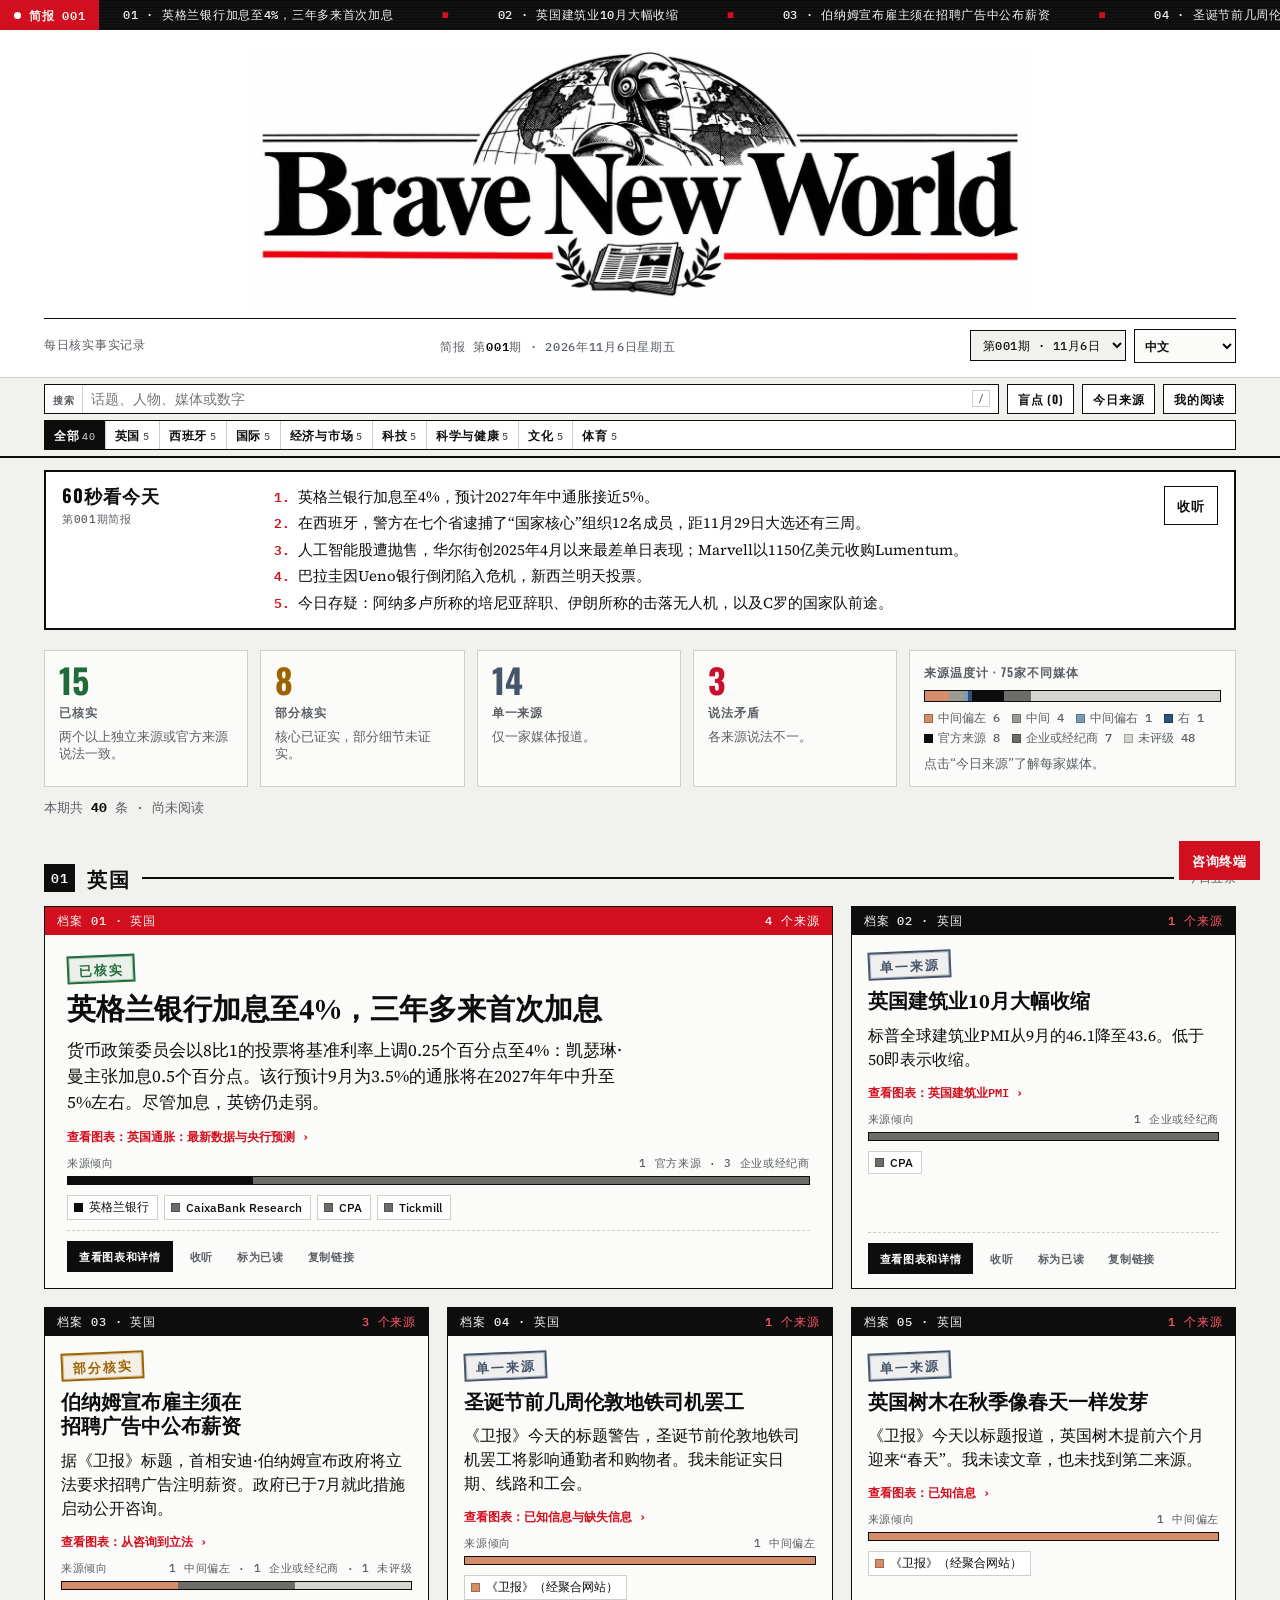
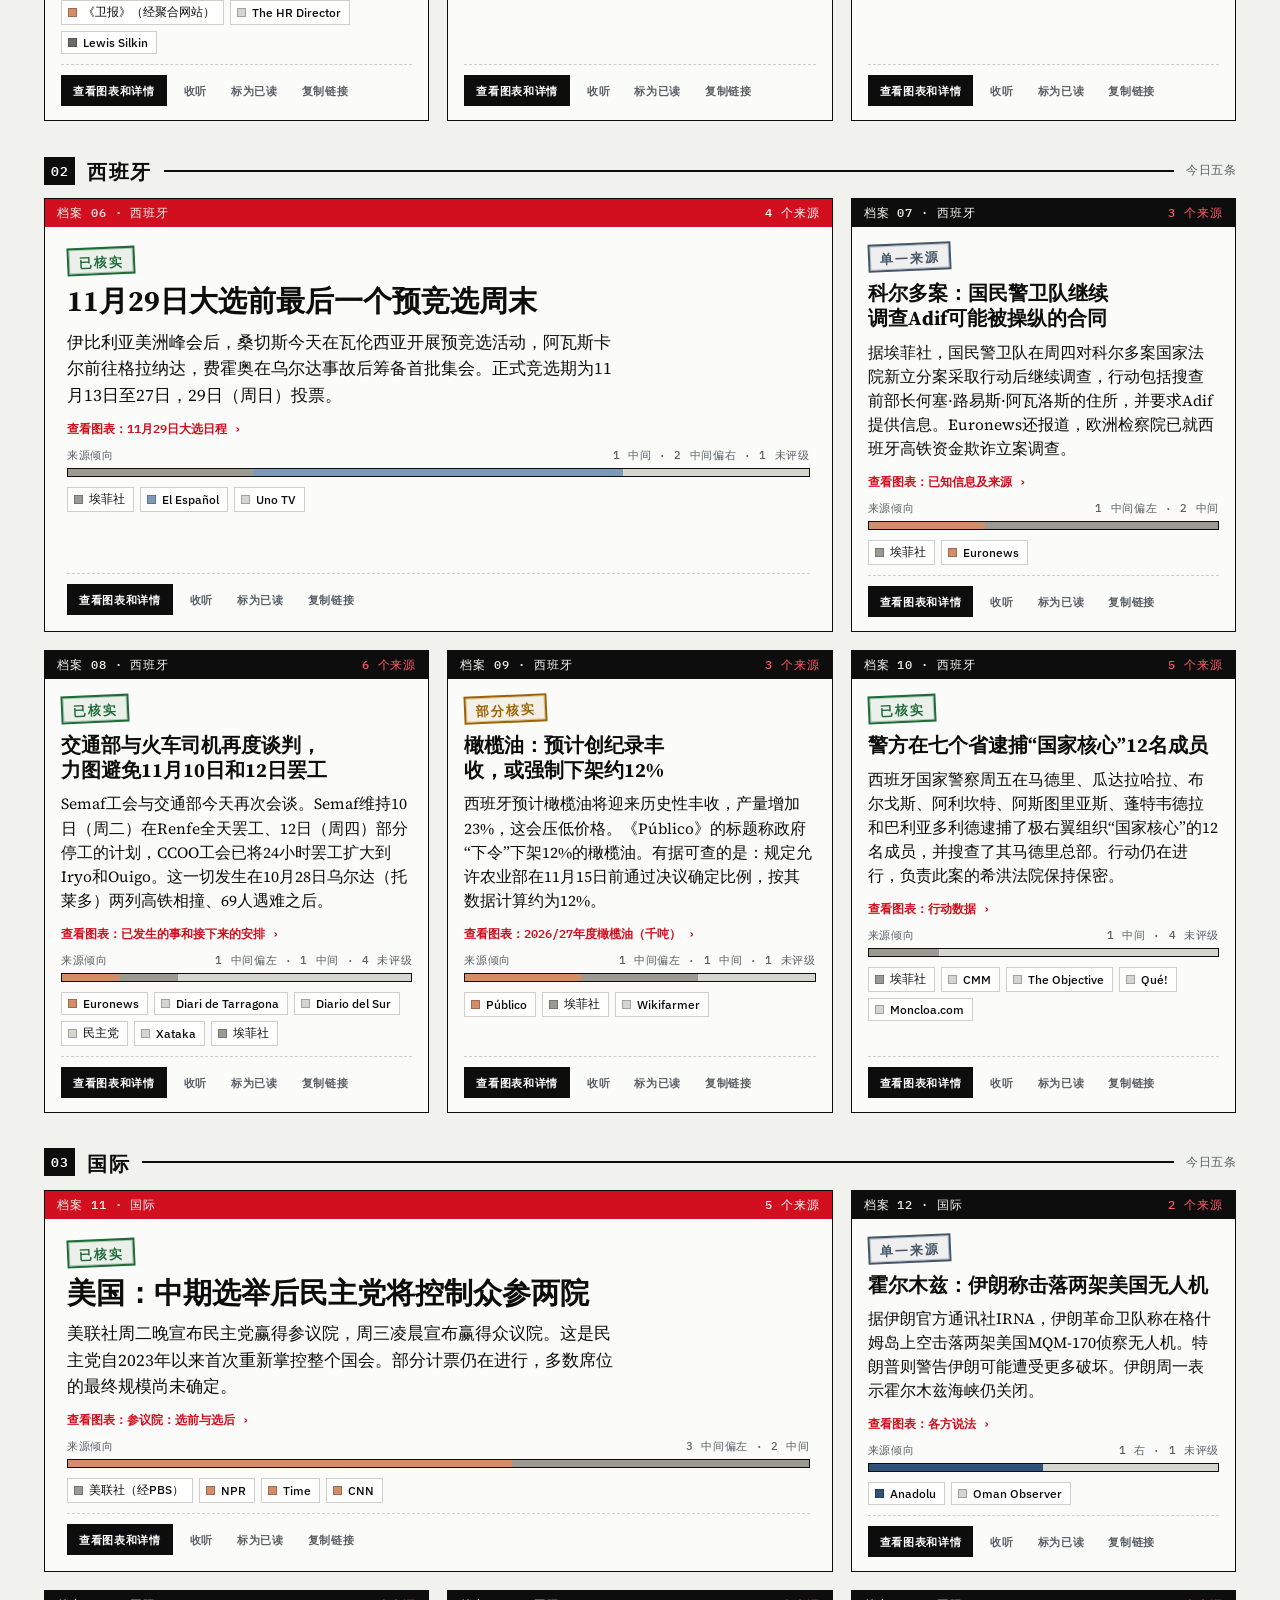
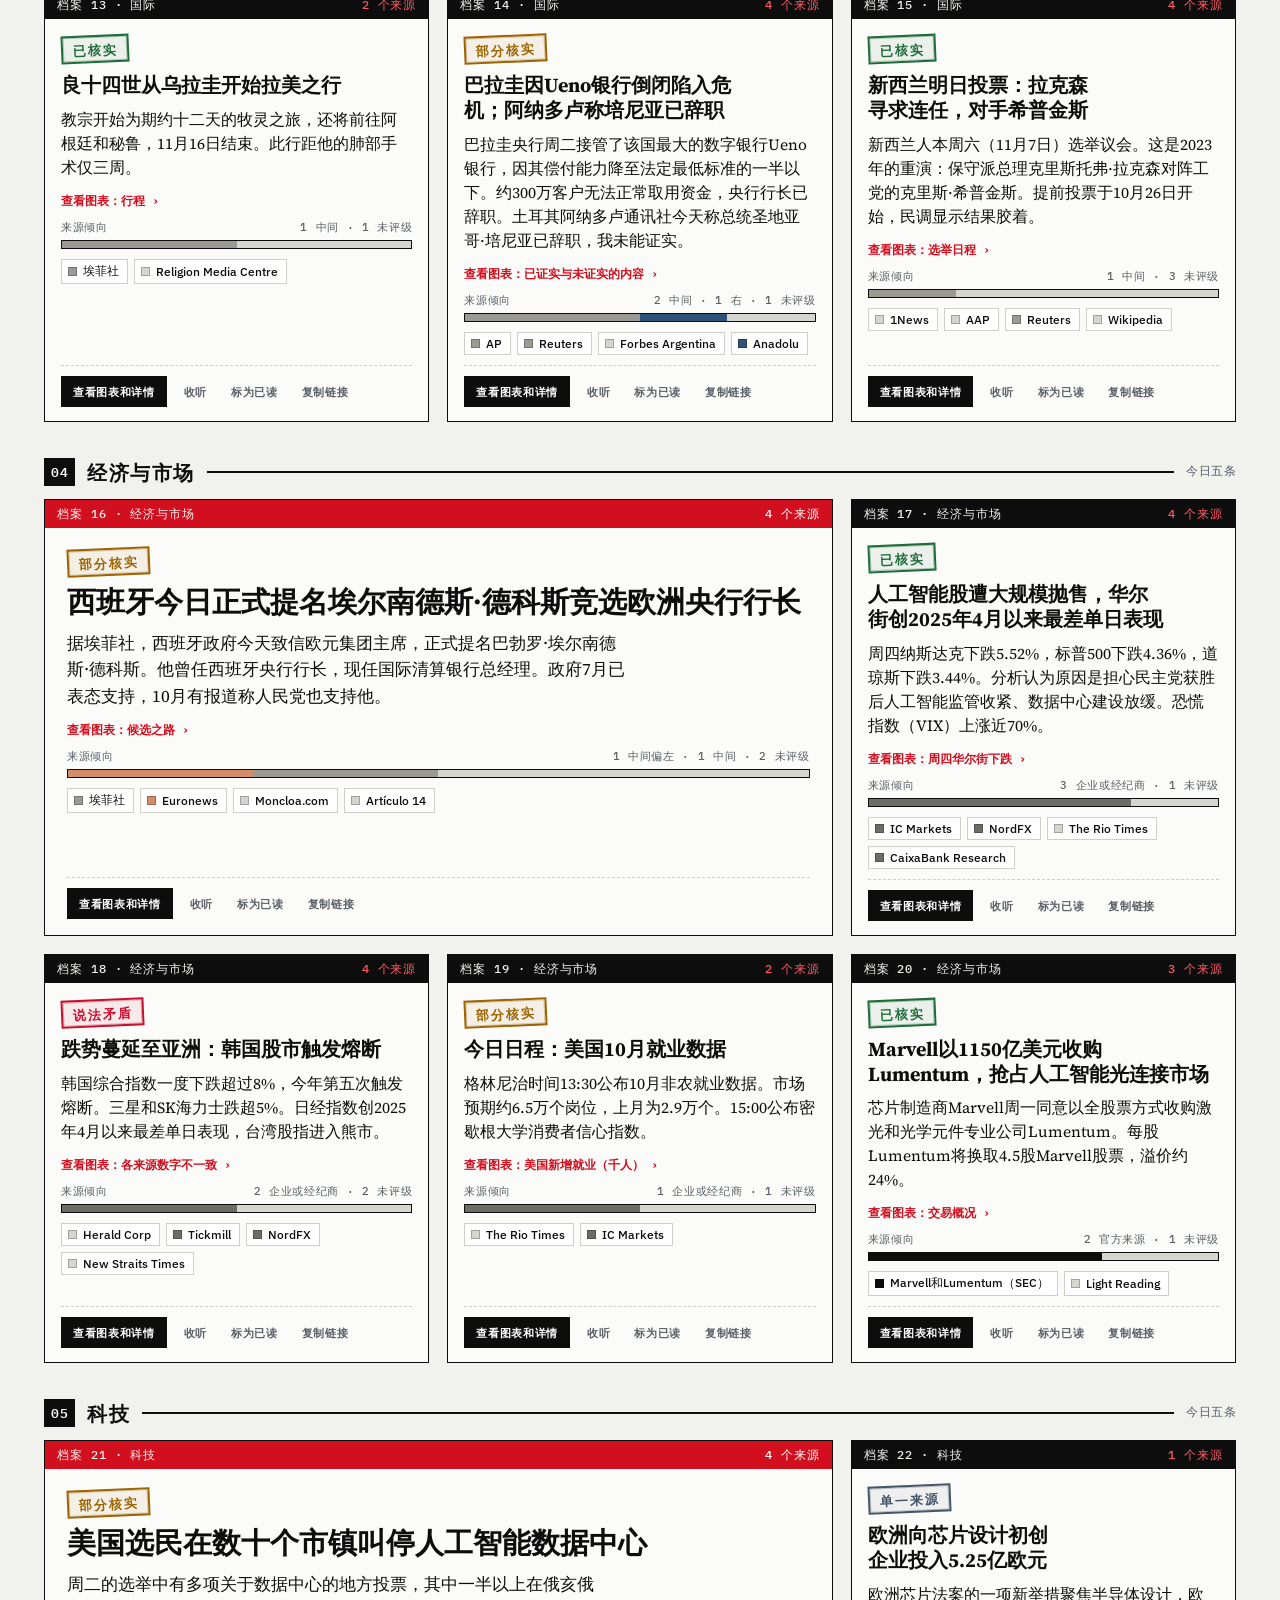
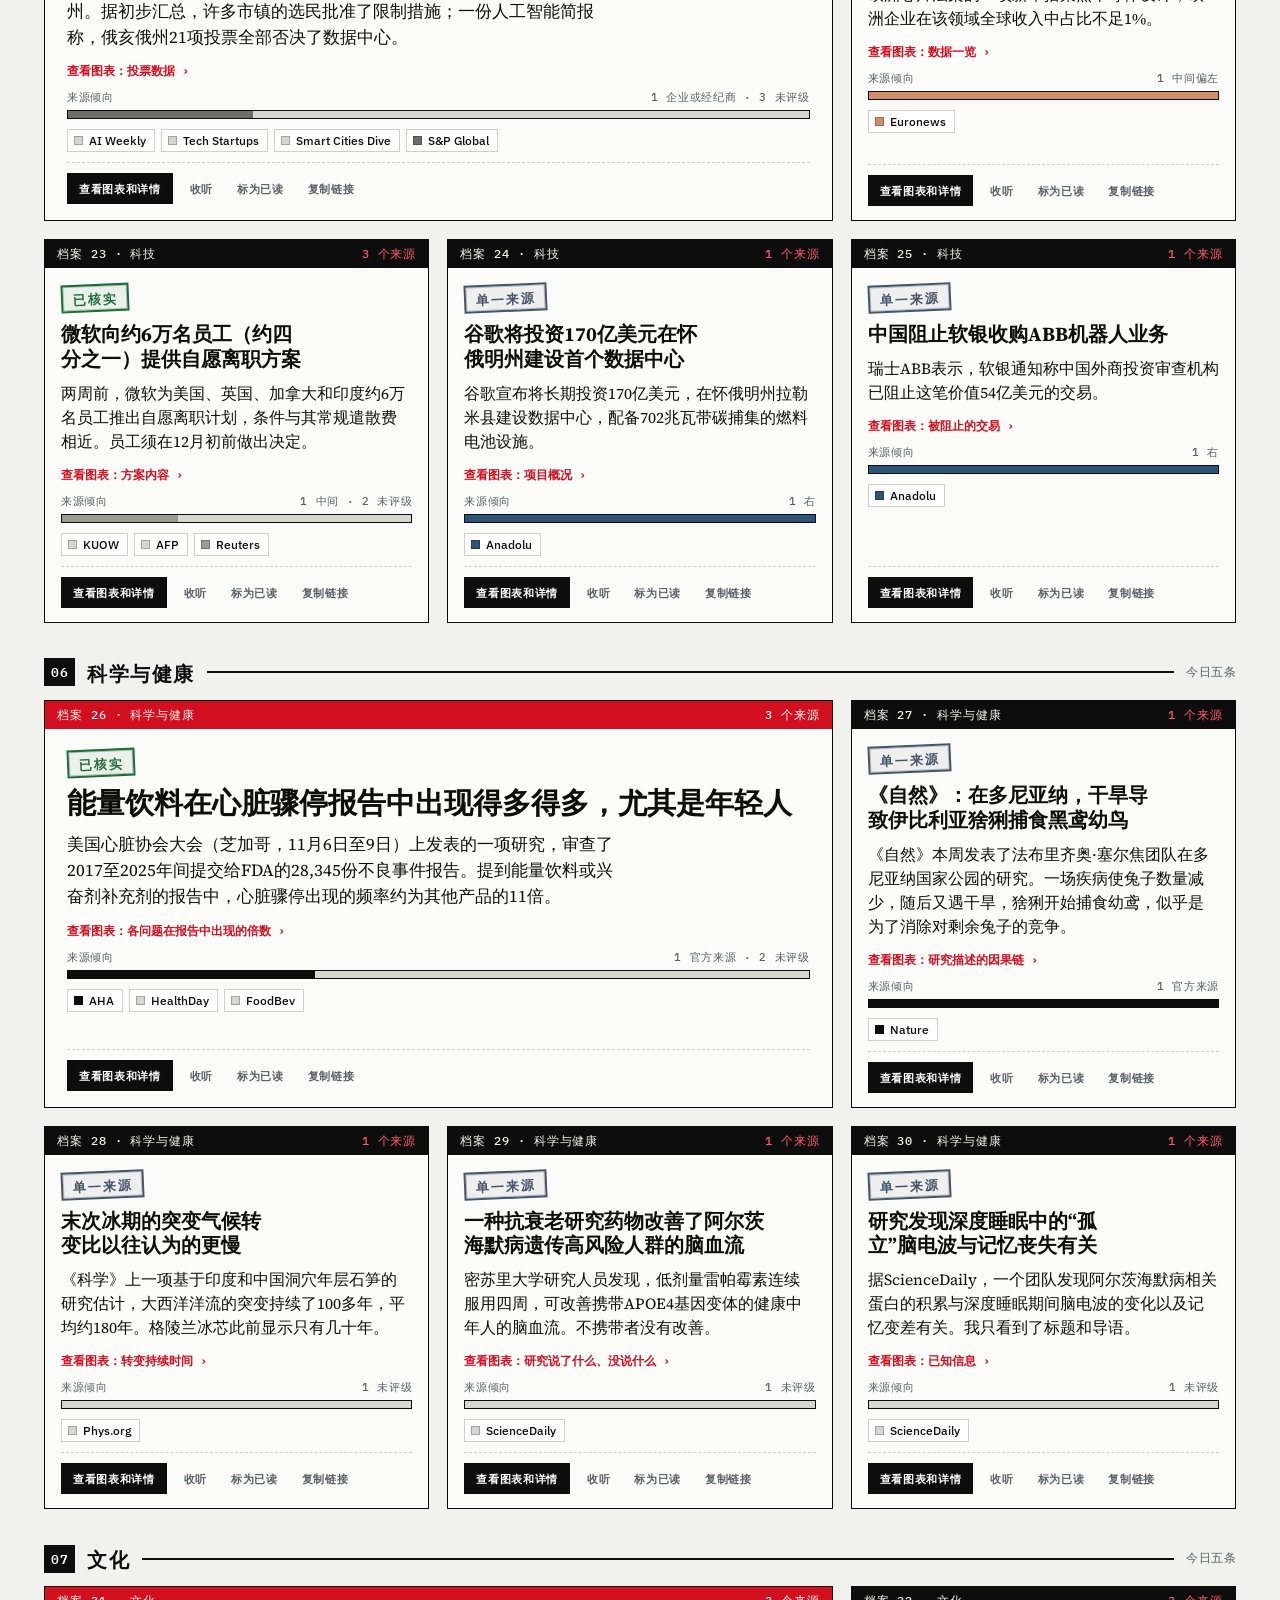
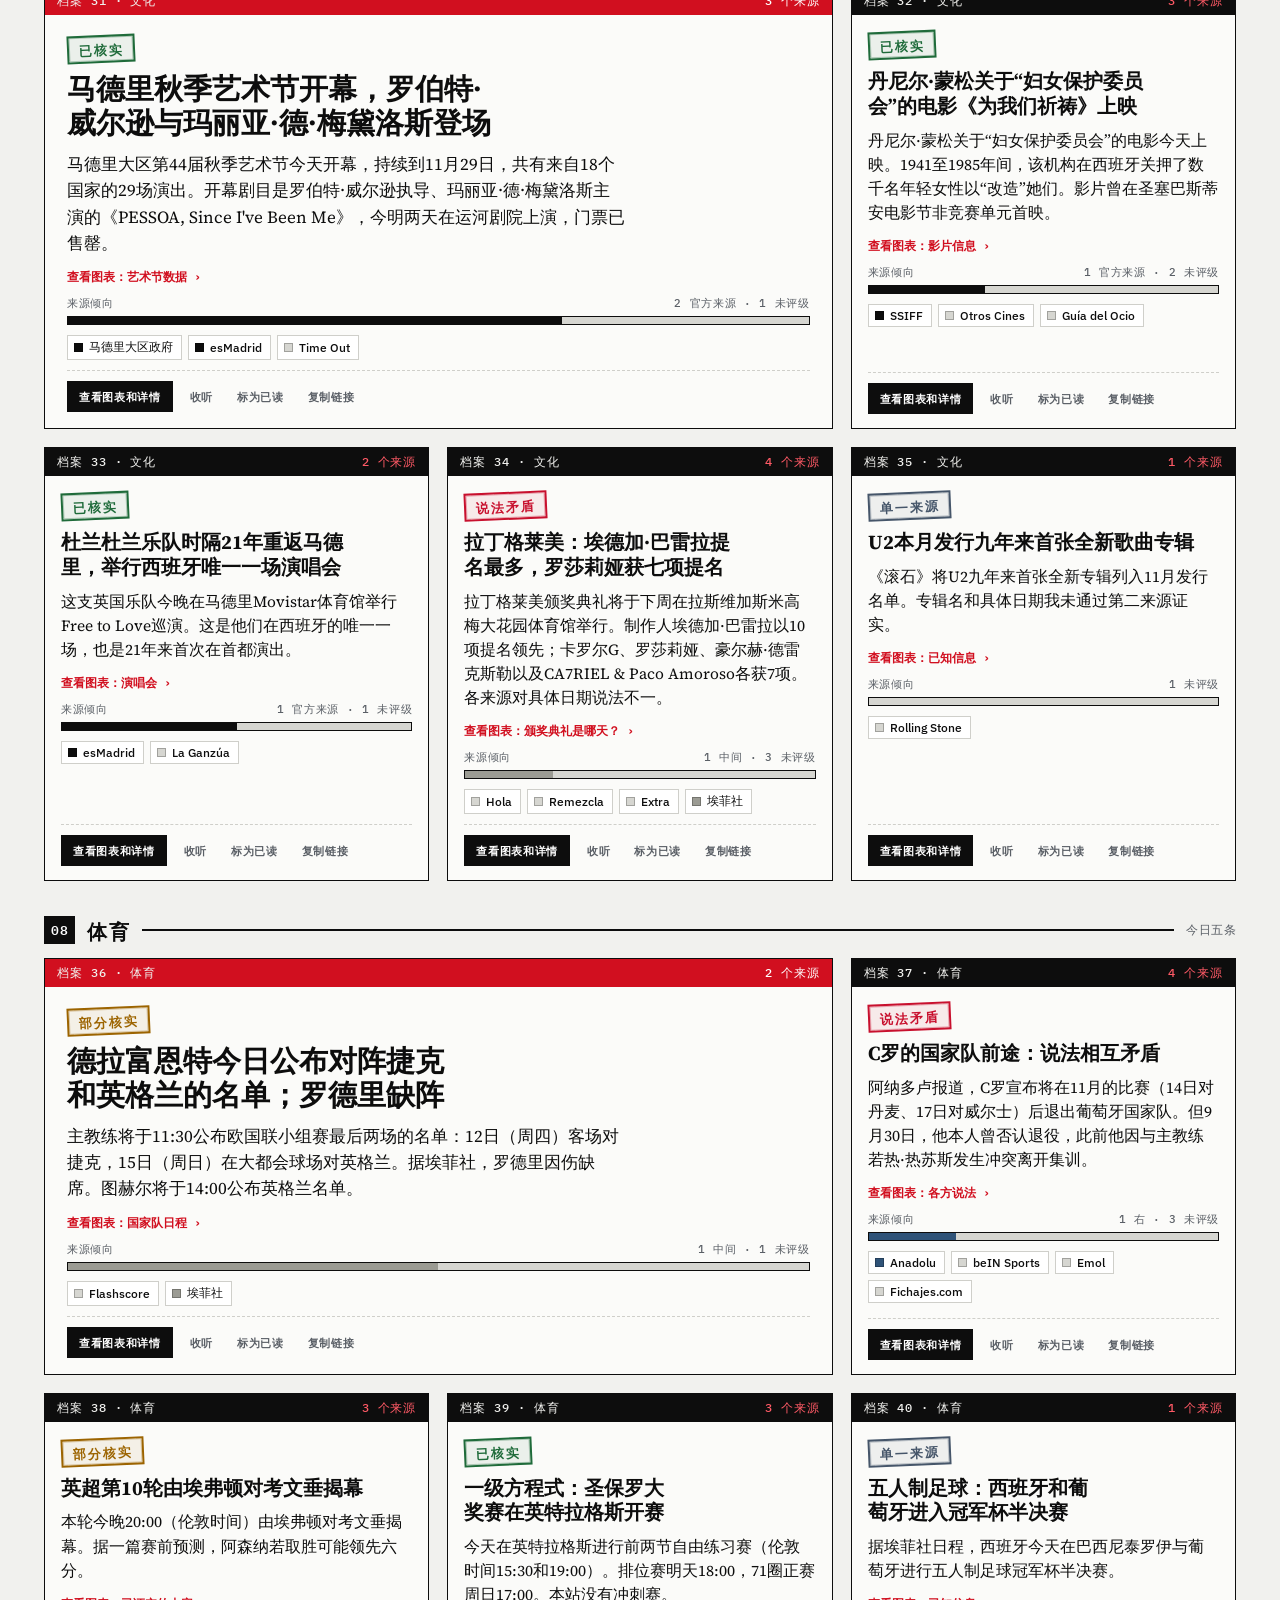
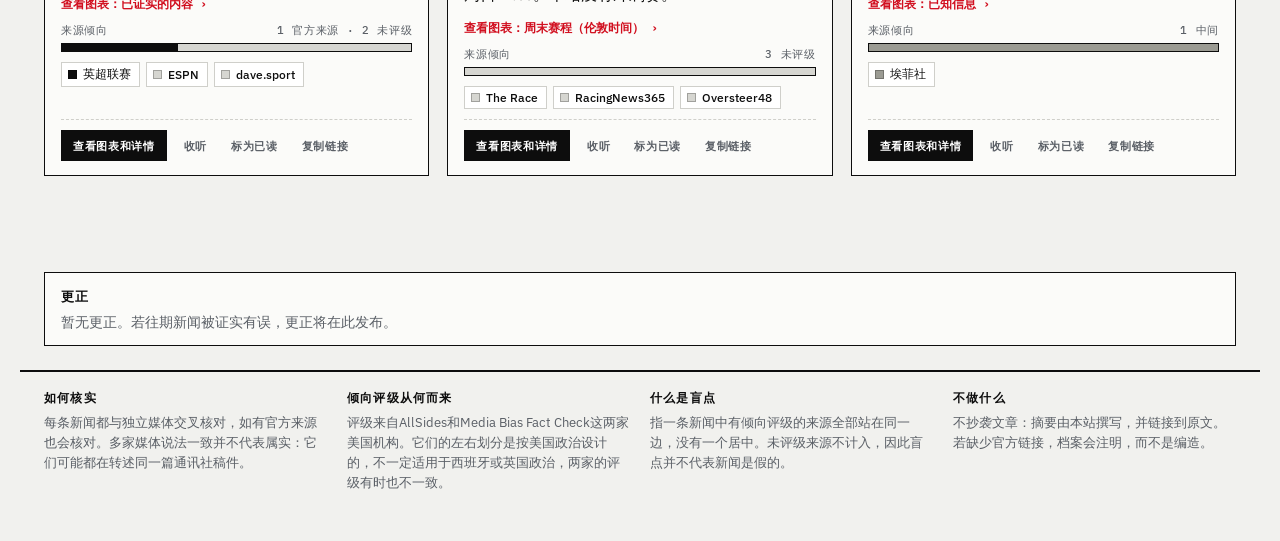
<file: Vibe Coding Projects/05-brave-new-world-news-feed/zh/index.html>
<!DOCTYPE html>
<html lang="zh-Hans">
<head>
<meta charset="utf-8">
<meta name="viewport" content="width=device-width, initial-scale=1">
<title>Brave New World</title>
<link rel="preconnect" href="https://fonts.googleapis.com">
<link rel="preconnect" href="https://fonts.gstatic.com" crossorigin>
<link href="https://fonts.googleapis.com/css2?family=Oswald:wght@500;600;700&family=Source+Serif+4:opsz,wght@8..60,400;8..60,600;8..60,700&family=IBM+Plex+Sans:wght@400;500;600&family=IBM+Plex+Mono:wght@400;500;600&display=swap" rel="stylesheet">
<style>
/* Layout: archivo de un régimen burocrático. Cabecera con el logotipo, teletipo, barra de control fija,
   expedientes en rejilla con sello de verificación y termómetro de fuentes. Un solo tema: papel y tinta. */
:root{
  --paper:#f1f1ee; --sheet:#fbfbf9; --ink:#0d0d0d; --steel:#5a5f66; --rule:#cfcfca; --red:#d10f1f;
  --ok:#1f6b3a; --part:#9c6400; --one:#46566a; --bad:#c8102e;
  --l-izq:#a4472a; --l-cizq:#d38d68; --l-centro:#9b9b93; --l-cder:#7d9ab8; --l-der:#2f5378; --l-oficial:#0d0d0d; --l-empresa:#6d6d68; --l-nd:#d6d6d1;
  --f-label:"Oswald","Arial Narrow",Impact,sans-serif;
  --f-head:"Source Serif 4",Georgia,"Times New Roman",serif;
  --f-body:"IBM Plex Sans",system-ui,-apple-system,"Segoe UI",sans-serif;
  --f-mono:"IBM Plex Mono",ui-monospace,Menlo,monospace;
  color-scheme:light;
}
*{box-sizing:border-box}
html,body{margin:0}
body{background:var(--paper);color:var(--ink);font:15px/1.55 var(--f-body);-webkit-font-smoothing:antialiased}
a{color:inherit}
button{font:inherit;color:inherit}
:focus-visible{outline:2px solid var(--red);outline-offset:2px}
.sr{position:absolute;width:1px;height:1px;overflow:hidden;clip:rect(0 0 0 0)}

/* Teletipo */
.tape{background:var(--ink);color:#f1f1ee;font:500 12px/1 var(--f-mono);letter-spacing:.06em;text-transform:uppercase;display:flex;align-items:stretch;overflow:hidden;
  background-image:repeating-linear-gradient(0deg,rgba(255,255,255,.03) 0 1px,transparent 1px 3px)}
.tape .lbl{background:var(--red);padding:9px 14px;white-space:nowrap;display:flex;align-items:center;gap:8px;font-weight:600}
.tape .lbl i{width:7px;height:7px;background:#fff;border-radius:50%;display:inline-block;animation:blink 1.4s steps(2) infinite}
.tape .run{flex:1;overflow:hidden;position:relative}
.tape .track{display:inline-flex;gap:48px;white-space:nowrap;padding:9px 0 9px 24px;animation:run 90s linear infinite}
.tape .track button{background:none;border:0;padding:0;cursor:pointer;font:inherit;color:inherit;letter-spacing:inherit;text-transform:inherit}
.tape .track button:hover{color:#fff;text-decoration:underline}
.tape .track span.sep{color:var(--red)}
.tape:hover .track{animation-play-state:paused}
@keyframes run{from{transform:translateX(0)}to{transform:translateX(-50%)}}
@keyframes blink{50%{opacity:0}}
@media (prefers-reduced-motion: reduce){.tape .track{animation:none}.tape .lbl i{animation:none}*{transition:none!important}}

/* Cabecera */
.mast{background:#fff;border-bottom:1px solid var(--rule)}
.mast .in{max-width:1240px;margin:0 auto;padding:18px 24px 14px;display:flex;flex-direction:column;align-items:center;gap:10px}
.mast img{width:min(780px,100%);height:auto;display:block}
.mast .meta{width:100%;display:flex;justify-content:space-between;align-items:center;gap:16px;flex-wrap:wrap;font:500 12px var(--f-mono);text-transform:uppercase;letter-spacing:.06em;color:var(--steel);border-top:1px solid var(--ink);padding-top:10px}
.mast .meta b{color:var(--ink);font-weight:600}
.mast .meta .pick{display:flex;gap:8px;align-items:center}
.mast .meta .lang select{font:600 12px var(--f-mono);border:1px solid var(--ink);background:var(--sheet);padding:5px 6px;color:var(--ink);cursor:pointer}
.mast select{font:500 12px var(--f-mono);text-transform:uppercase;letter-spacing:.04em;color:var(--ink);background:var(--paper);border:1px solid var(--ink);border-radius:0;padding:6px 8px;cursor:pointer}

/* Barra de control */
.ctrl{position:relative;z-index:15;background:var(--paper);border-bottom:2px solid var(--ink)}
.ctrl .in{max-width:1240px;margin:0 auto;padding:10px 24px;display:flex;gap:10px;align-items:center;flex-wrap:wrap}
.search{flex:1 1 260px;display:flex;align-items:center;border:1px solid var(--ink);background:#fff}
.search span{font:600 11px var(--f-mono);padding:0 10px;color:var(--steel);text-transform:uppercase;letter-spacing:.06em;border-right:1px solid var(--rule);align-self:stretch;display:flex;align-items:center}
.search input{flex:1;border:0;background:transparent;font:15px var(--f-body);padding:9px 10px;min-width:0;color:var(--ink)}
.search input:focus{outline:none}
.search:focus-within{box-shadow:0 0 0 2px var(--red)}
.search kbd{font:500 11px var(--f-mono);border:1px solid var(--rule);padding:2px 6px;margin-right:8px;color:var(--steel)}
.tabs{display:flex;gap:0;border:1px solid var(--ink);background:#fff;flex-wrap:wrap}
.tabs button{border:0;border-right:1px solid var(--rule);background:transparent;padding:8px 10px;font:600 12.5px var(--f-label);text-transform:uppercase;letter-spacing:.06em;cursor:pointer}
.tabs button:last-child{border-right:0}
.tabs button:hover{background:var(--paper)}
.tabs button[aria-pressed="true"]{background:var(--ink);color:#fff}
.tabs button small{font:500 11px var(--f-mono);opacity:.7;margin-left:4px}
.btn{border:1px solid var(--ink);background:#fff;padding:8px 12px;font:600 13px var(--f-label);text-transform:uppercase;letter-spacing:.06em;cursor:pointer;display:inline-flex;gap:6px;align-items:center}
.btn:hover{background:var(--ink);color:#fff}
.btn.red{background:var(--red);border-color:var(--red);color:#fff}
.btn.red:hover{background:var(--ink);border-color:var(--ink)}

/* Panel de estado */
.board{max-width:1240px;margin:0 auto;padding:20px 24px 4px;display:grid;grid-template-columns:repeat(4,minmax(0,1fr)) minmax(0,1.6fr);gap:12px}
.stamp-tile{background:var(--sheet);border:1px solid var(--rule);padding:12px 14px;cursor:pointer;text-align:left;display:flex;flex-direction:column;gap:6px;position:relative}
.stamp-tile[aria-pressed="true"]{border-color:var(--ink);box-shadow:inset 0 0 0 1px var(--ink)}
.stamp-tile .n{font:700 34px/1 var(--f-label);font-variant-numeric:tabular-nums;color:var(--c)}
.stamp-tile .l{font:600 12px var(--f-label);text-transform:uppercase;letter-spacing:.08em;color:var(--steel)}
.stamp-tile .d{font-size:12.5px;color:var(--steel);line-height:1.35}
.thermo{background:var(--sheet);border:1px solid var(--rule);padding:12px 14px;display:flex;flex-direction:column;gap:8px}
.thermo h3{margin:0;font:600 12px var(--f-label);text-transform:uppercase;letter-spacing:.08em;color:var(--steel)}
.bar{display:flex;height:12px;border:1px solid var(--ink);background:#fff}
.bar i{display:block;height:100%}
.legend{display:flex;flex-wrap:wrap;gap:4px 12px;font:500 11.5px var(--f-mono);color:var(--steel)}
.legend span{display:inline-flex;align-items:center;gap:5px}
.legend i{width:9px;height:9px;display:inline-block;border:1px solid rgba(0,0,0,.25)}
.thermo p{margin:0;font-size:12.5px;color:var(--steel)}

.status{max-width:1240px;margin:0 auto;padding:8px 24px 0;font:500 12.5px var(--f-mono);color:var(--steel)}
.status b{color:var(--ink)}
.status button{background:none;border:0;padding:0;text-decoration:underline;cursor:pointer;font:inherit;color:var(--red)}

/* Expedientes */
main{max-width:1240px;margin:0 auto;padding:12px 24px 96px}
.sec{margin-top:22px}
.sec > h2{display:flex;align-items:center;gap:12px;margin:0 0 12px;font:700 20px var(--f-label);text-transform:uppercase;letter-spacing:.08em}
.sec > h2::after{content:"";flex:1;height:2px;background:var(--ink)}
.sec > h2 small{font:500 12px var(--f-mono);color:var(--steel);letter-spacing:.04em;order:3}
.grid{display:grid;grid-template-columns:repeat(auto-fill,minmax(340px,1fr));gap:16px}
.file{background:var(--sheet);border:1px solid var(--ink);display:flex;flex-direction:column;position:relative}
.file.read{opacity:.62}
.file .hd{display:flex;justify-content:space-between;align-items:center;gap:8px;background:var(--ink);color:#f1f1ee;padding:6px 12px;font:500 11.5px var(--f-mono);text-transform:uppercase;letter-spacing:.08em}
.file .hd .red{color:#ff5a66}
.file .bd{padding:16px 16px 14px;display:flex;flex-direction:column;gap:10px;flex:1}
.stamp{align-self:flex-start;transform:rotate(-2.5deg);border:2px solid var(--c);color:var(--c);font:700 13px/1 var(--f-label);letter-spacing:.14em;text-transform:uppercase;padding:6px 10px 5px;background:color-mix(in srgb,var(--c) 7%,transparent);box-shadow:inset 0 0 0 1px color-mix(in srgb,var(--c) 30%,transparent)}
.s-confirmada{--c:var(--ok)} .s-parcial{--c:var(--part)} .s-una_fuente{--c:var(--one)} .s-contradictoria{--c:var(--bad)}
.file h3{margin:0;font:700 20px/1.24 var(--f-head);text-wrap:balance}
.file p.sum{margin:0;font:400 15.5px/1.55 var(--f-head)}
.mini{display:flex;flex-direction:column;gap:5px}
.mini .lab{display:flex;justify-content:space-between;font:500 11px var(--f-mono);text-transform:uppercase;letter-spacing:.06em;color:var(--steel)}
.mini .bar{height:9px}
.chips{display:flex;flex-wrap:wrap;gap:6px}
.chip{display:inline-flex;align-items:center;gap:6px;border:1px solid var(--rule);background:#fff;padding:3px 8px 3px 6px;font:500 12px var(--f-body);cursor:pointer}
.chip i{width:9px;height:9px;display:inline-block;border:1px solid rgba(0,0,0,.25)}
.chip:hover,.chip[aria-expanded="true"]{border-color:var(--ink)}
.acts{display:flex;flex-wrap:wrap;gap:6px;border-top:1px dashed var(--rule);padding-top:10px;margin-top:auto}
.acts button{border:1px solid var(--ink);background:transparent;padding:6px 10px;font:600 12px var(--f-label);text-transform:uppercase;letter-spacing:.06em;cursor:pointer}
.acts button:hover{background:var(--ink);color:#fff}
.acts button.ask{border-color:var(--red);color:var(--red)}
.acts button.ask:hover{background:var(--red);color:#fff}
.open .more{display:flex}
.more{display:none;flex-direction:column;gap:12px;border-top:1px solid var(--ink);padding-top:12px}
.more h4{margin:0 0 6px;font:600 12px var(--f-label);text-transform:uppercase;letter-spacing:.1em}
.facts{margin:0;padding:0;list-style:none;font:500 13.5px/1.5 var(--f-mono);display:flex;flex-direction:column;gap:3px}
.facts li{padding-left:16px;position:relative}
.facts li::before{content:"›";position:absolute;left:2px;color:var(--red);font-weight:600}
.note{font-size:13.5px;color:var(--ink);background:var(--paper);border-left:3px solid var(--c);padding:8px 10px;margin:0}
.srcs{list-style:none;margin:0;padding:0;display:flex;flex-direction:column;gap:8px}
.srcs li{display:grid;grid-template-columns:10px 1fr;gap:4px 10px;font-size:13.5px}
.srcs li > i{width:10px;height:10px;margin-top:5px;border:1px solid rgba(0,0,0,.25)}
.srcs a{font-weight:600;text-decoration:none;border-bottom:1px solid var(--rule)}
.srcs a:hover{border-color:var(--red);color:var(--red)}
.srcs .ab{grid-column:2;color:var(--steel);font-size:12.8px;line-height:1.4}
.srcs .rt{grid-column:2;font:500 11.5px var(--f-mono);color:var(--ink)}
.pop{position:absolute;z-index:12;max-width:320px;background:var(--ink);color:#f1f1ee;padding:10px 12px;font-size:13px;line-height:1.45;box-shadow:0 10px 30px rgba(0,0,0,.25)}
.pop b{display:block;font:600 13px var(--f-label);text-transform:uppercase;letter-spacing:.06em;margin-bottom:4px}
.pop small{display:block;font:500 11.5px var(--f-mono);color:#c9c9c4;margin-top:6px}
.empty{padding:40px;text-align:center;border:1px dashed var(--steel);font:500 13px var(--f-mono);color:var(--steel)}

/* Paneles laterales */
.drawer{position:fixed;top:0;right:0;height:100%;width:min(460px,100%);z-index:30;display:none;flex-direction:column;box-shadow:-16px 0 40px rgba(0,0,0,.25)}
.drawer.open{display:flex}
.drawer .top{display:flex;justify-content:space-between;align-items:flex-start;gap:12px;padding:14px 16px;border-bottom:1px solid currentColor}
.drawer .top .k{font:600 12px var(--f-label);text-transform:uppercase;letter-spacing:.12em}
.drawer .top b{display:block;font:600 16px/1.3 var(--f-head);margin-top:4px}
.drawer .x{border:1px solid currentColor;background:transparent;width:32px;height:32px;font-size:18px;cursor:pointer;flex:none}
.dir{background:var(--sheet);color:var(--ink)}
.dir .list{overflow:auto;padding:8px 16px 24px}
.dir h5{margin:16px 0 6px;font:600 12px var(--f-label);text-transform:uppercase;letter-spacing:.1em;display:flex;align-items:center;gap:8px}
.dir h5 i{width:10px;height:10px;display:inline-block;border:1px solid rgba(0,0,0,.25)}
.dir .o{width:100%;text-align:left;border:1px solid var(--rule);background:#fff;padding:8px 10px;margin-bottom:6px;cursor:pointer;display:flex;flex-direction:column;gap:2px}
.dir .o:hover{border-color:var(--ink)}
.dir .o b{font:600 14px var(--f-body);display:flex;justify-content:space-between;gap:8px}
.dir .o b small{font:500 11px var(--f-mono);color:var(--steel)}
.dir .o span{font-size:12.8px;color:var(--steel)}
.dir .o em{font:500 11.5px var(--f-mono);font-style:normal}
.dir .intro{font-size:13px;color:var(--steel);padding:12px 16px 0;margin:0}
.term{background:#0e0f0f;color:#e8e8e2}
.term .top{border-color:#33352f}
.term .k{color:#ff5a66}
.term .warn{font:500 12px var(--f-mono);color:#a9aaa3;padding:10px 16px;border-bottom:1px solid #33352f}
.msgs{flex:1;overflow:auto;padding:16px;display:flex;flex-direction:column;gap:12px;font:14px/1.55 var(--f-body)}
.m{max-width:94%;white-space:pre-wrap;padding:9px 12px}
.m.u{align-self:flex-end;background:#e8e8e2;color:#0e0f0f}
.m.a{align-self:flex-start;border-left:2px solid #ff5a66;background:#171918}
.m.a::before{content:"BNW>";display:block;font:600 11px var(--f-mono);color:#ff5a66;margin-bottom:4px;letter-spacing:.08em}
.sugg{display:flex;flex-wrap:wrap;gap:6px;padding:0 16px 10px}
.sugg button{border:1px solid #44473f;background:transparent;color:#e8e8e2;padding:5px 9px;font:500 12.5px var(--f-mono);cursor:pointer}
.sugg button:hover{border-color:#ff5a66;color:#ff5a66}
.term form{display:flex;border-top:1px solid #33352f}
.term input{flex:1;background:transparent;border:0;color:#e8e8e2;font:14px var(--f-mono);padding:14px 16px;min-width:0}
.term input:focus{outline:none;background:#171918}
.term form button{border:0;background:var(--red);color:#fff;font:600 13px var(--f-label);text-transform:uppercase;letter-spacing:.1em;padding:0 18px;cursor:pointer}
.scrim{position:fixed;inset:0;background:rgba(13,13,13,.35);z-index:25;display:none}
.scrim.on{display:block}
.toast{position:fixed;left:50%;bottom:24px;transform:translateX(-50%);background:var(--ink);color:#fff;font:500 13px var(--f-mono);padding:10px 14px;z-index:40;display:none}
.toast.on{display:block}
.fab{position:fixed;right:20px;bottom:20px;z-index:20}

footer{max-width:1240px;margin:0 auto;padding:0 24px 48px;font-size:12.8px;color:var(--steel);display:grid;grid-template-columns:repeat(4,minmax(0,1fr));gap:20px;border-top:2px solid var(--ink);padding-top:16px}
footer h6{margin:0 0 6px;font:600 12px var(--f-label);text-transform:uppercase;letter-spacing:.1em;color:var(--ink)}
footer p{margin:0}

.tape{position:sticky;top:0;z-index:16}
.ctrl{position:sticky;top:var(--tapeH,30px)}
.ctrl.stuck{box-shadow:0 6px 14px -10px rgba(0,0,0,.45)}
@media (max-width:640px){
  .ctrl .in{padding-top:8px;padding-bottom:8px;gap:8px}
  .ctrl.stuck .btn{display:none}
}
@media (max-width:980px){
  .board{grid-template-columns:repeat(2,minmax(0,1fr))}
  .thermo{grid-column:1 / -1}
  footer{grid-template-columns:1fr}
}
@media (max-width:640px){
  .tabs{width:100%;overflow-x:auto;flex-wrap:nowrap}
  .tabs button{white-space:nowrap}
  .grid{grid-template-columns:1fr}
  .mast .in,.ctrl .in,.board,.status,main,footer{padding-left:16px;padding-right:16px}
  .search kbd{display:none}
}

/* búsqueda fuera del boletín */
.outside{max-width:1240px;margin:0 auto 6px;padding:0 24px}
.outside .box{border:1px solid var(--ink);background:#fff;padding:14px 16px;display:flex;flex-direction:column;gap:10px}
.outside h3{margin:0;font:600 13px var(--f-label);text-transform:uppercase;letter-spacing:.08em}
.outside h3 b{color:var(--red)}
.outside p{margin:0;font-size:13.5px;color:var(--steel)}
.outside .links{display:flex;flex-wrap:wrap;gap:8px}
.outside .links a{border:1px solid var(--ink);padding:6px 10px;font:600 12px var(--f-label);text-transform:uppercase;letter-spacing:.06em;color:var(--ink);text-decoration:none;background:var(--paper)}
.outside .links a:hover{background:var(--ink);color:#fff}
.outside .askq{align-self:flex-start;background:var(--red);color:#fff;border:0;padding:8px 12px;font:600 12px var(--f-label);text-transform:uppercase;letter-spacing:.06em;cursor:pointer}
@media (max-width:640px){.outside{padding:0 16px}}

/* v4 */
.brief{max-width:1240px;margin:0 auto;padding:12px 24px 0}
.brief .box{background:#fff;border:2px solid var(--ink);display:grid;grid-template-columns:200px 1fr auto;gap:16px;align-items:start;padding:14px 16px}
.brief h3{margin:0;font:700 18px/1.1 var(--f-label);text-transform:uppercase;letter-spacing:.06em}
.brief h3 small{display:block;font:500 11px var(--f-mono);color:var(--steel);letter-spacing:.06em;margin-top:6px}
.brief ol{margin:0;padding-left:20px;font:400 15px/1.5 var(--f-head);display:flex;flex-direction:column;gap:4px}
.brief ol li::marker{font:600 13px var(--f-mono);color:var(--red)}
.brief .side{display:flex;flex-direction:column;gap:6px}
.flag{display:inline-flex;align-items:center;gap:6px;font:600 11px var(--f-mono);text-transform:uppercase;letter-spacing:.06em;padding:3px 7px;border:1px dashed var(--red);color:var(--red);background:#fff;align-self:flex-start}
.flag.f{border-style:solid;border-color:var(--ink);color:var(--ink)}
.flags{display:flex;flex-wrap:wrap;gap:6px}
.btn[aria-pressed="true"]{background:var(--red);border-color:var(--red);color:#fff}
.errata{max-width:1240px;margin:0 auto 24px;padding:0 24px}
.errata .box{border:1px solid var(--ink);background:var(--sheet);padding:12px 16px}
.errata h3{margin:0 0 6px;font:600 13px var(--f-label);text-transform:uppercase;letter-spacing:.1em}
.errata ul{margin:0;padding-left:18px;font-size:13.5px}
.errata p{margin:0;font-size:13.5px;color:var(--steel)}
.me{background:var(--sheet);color:var(--ink)}
.me .body{overflow:auto;padding:12px 16px 24px;display:flex;flex-direction:column;gap:18px}
.me h4{margin:0 0 6px;font:600 12px var(--f-label);text-transform:uppercase;letter-spacing:.1em}
.me p{margin:0;font-size:13.5px;color:var(--steel)}
.me form{display:flex;border:1px solid var(--ink);background:#fff}
.me input{flex:1;border:0;padding:9px 10px;font:14px var(--f-body);min-width:0;background:transparent}
.me input:focus{outline:none}
.me form button{border:0;border-left:1px solid var(--ink);background:var(--ink);color:#fff;font:600 12px var(--f-label);text-transform:uppercase;letter-spacing:.08em;padding:0 14px;cursor:pointer}
.tags{display:flex;flex-wrap:wrap;gap:6px;margin-top:8px}
.tags span{display:inline-flex;align-items:center;gap:6px;border:1px solid var(--ink);background:#fff;padding:3px 4px 3px 8px;font:500 12.5px var(--f-mono)}
.tags button{border:0;background:var(--ink);color:#fff;width:20px;height:20px;cursor:pointer;line-height:1}
.speaking{box-shadow:0 0 0 2px var(--red)}
@media (max-width:980px){ .brief .box{grid-template-columns:1fr} }
@media (max-width:640px){ .brief{padding-left:16px;padding-right:16px} .errata{padding-left:16px;padding-right:16px} .fab{right:12px;bottom:12px;padding:8px 10px;font-size:12px} }

/* v5 visuales */
.ttl{all:unset;cursor:pointer;font:inherit;text-wrap:balance}
.ttl:hover{text-decoration:underline;text-decoration-color:var(--red);text-underline-offset:4px}
.ttl:focus-visible{outline:2px solid var(--red);outline-offset:2px}
.peek{align-self:flex-start;border:0;background:none;padding:0;cursor:pointer;font:600 12px var(--f-mono);color:var(--red);text-align:left}
.peek:hover{text-decoration:underline}
.hb{display:flex;flex-direction:column;gap:9px;position:relative}
.hb-row{display:flex;flex-direction:column;gap:3px}
.hb-l{font:500 12.5px var(--f-body);color:var(--ink)}
.hb-t{position:relative;height:16px;margin-right:78px}
.hb-t i{display:block;height:16px;background:var(--ink)}
.hb-t b{position:absolute;top:0;line-height:16px;font:600 13px/16px var(--f-mono);white-space:nowrap}
.hb-row.hl .hb-t i{background:var(--red)} .hb-row.hl .hb-t b{color:var(--red)}
.hb-row.dim .hb-t i{background:repeating-linear-gradient(90deg,#fff 0 6px,var(--l-centro) 6px 9px);outline:1px dashed var(--ink)}
.hb-row.dim .hb-l::after{content:" · previsión";color:var(--steel);font-family:var(--f-mono);font-size:11px}
.hb-axis{position:relative;height:16px;margin-right:78px}
.hb-ref{position:absolute;top:-999px;bottom:0;border-left:2px dashed var(--red);pointer-events:none}
.hb{overflow:hidden}
.hb-ref span{position:absolute;bottom:0;left:6px;white-space:nowrap;font:600 11px var(--f-mono);color:var(--red);background:#fff;padding:0 3px}
.hb-note{font:500 11px var(--f-mono);color:var(--steel)}
.cmp{display:flex;flex-direction:column;gap:10px}
.cmp-row{display:flex;flex-direction:column;gap:3px}
.cmp-bar{display:flex;height:24px;position:relative;border:1px solid var(--ink)}
.cmp-bar i{display:flex;align-items:center;font:600 12px var(--f-mono);color:#fff;font-style:normal;padding:0 6px;overflow:hidden;white-space:nowrap}
.cmp-bar i.a{background:var(--l-cizq)} .cmp-bar i.b{background:var(--l-der);justify-content:flex-end}
.cmp-bar .half{position:absolute;left:50%;top:-4px;bottom:-4px;border-left:2px solid var(--ink)}
.why{margin:0;font:500 13.5px/1.45 var(--f-body);background:var(--paper);border-left:3px solid var(--red);padding:8px 10px}
.why b{font:600 11px var(--f-mono);text-transform:uppercase;letter-spacing:.08em;color:var(--red);display:block;margin-bottom:2px}
.viz{border:1px solid var(--ink);background:#fff;padding:10px 12px 8px}
.viz h5{margin:0 0 8px;font:600 12px var(--f-label);text-transform:uppercase;letter-spacing:.08em}
.viz .src{font:500 10.5px var(--f-mono);color:var(--steel);margin-top:6px;letter-spacing:.02em}
.viz svg{display:block;width:100%;height:auto;overflow:visible}
.viz svg text{font-family:"IBM Plex Mono",monospace}
.tl{list-style:none;margin:0;padding:0 0 0 14px;border-left:2px solid var(--ink);display:flex;flex-direction:column;gap:7px}
.tl li{position:relative;font-size:13.5px;line-height:1.35}
.tl li::before{content:"";position:absolute;left:-20px;top:4px;width:10px;height:10px;background:#fff;border:2px solid var(--ink)}
.tl li.hl::before{background:var(--red);border-color:var(--red)}
.tl li.hl{font-weight:600}
.tl b{font:600 12px var(--f-mono);display:inline-block;min-width:58px;color:var(--steel)}
.tl li.hl b{color:var(--red)}
.steps{list-style:none;margin:0;padding:0;display:grid;gap:6px}
.steps li{display:grid;grid-template-columns:22px 1fr;gap:8px;font-size:13.5px;line-height:1.35;align-items:start}
.steps li span{width:22px;height:22px;background:var(--ink);color:#fff;font:600 12px var(--f-mono);display:flex;align-items:center;justify-content:center}
.steps li.hl span{background:var(--red)}
.steps li.dim{color:var(--steel)}
.steps li.dim span{background:var(--l-centro)}
.steps em{font:600 11px var(--f-mono);font-style:normal;text-transform:uppercase;letter-spacing:.06em;color:var(--steel);display:block}
.claims{list-style:none;margin:0;padding:0;display:grid;gap:6px}
.claims li{border:1px solid var(--rule);padding:6px 8px;display:grid;grid-template-columns:auto 1fr;gap:2px 8px;font-size:13.5px;line-height:1.35}
.claims li i{grid-row:span 2;font:700 10px var(--f-label);letter-spacing:.08em;text-transform:uppercase;padding:3px 5px;border:1.5px solid currentColor;align-self:start;transform:rotate(-2deg)}
.claims li i.una{color:var(--one)} .claims li i.no{color:var(--bad)} .claims li i.si{color:var(--ok)}
.claims li b{font:600 11.5px var(--f-mono);color:var(--steel)}
.stats{display:grid;grid-template-columns:repeat(auto-fit,minmax(110px,1fr));gap:8px}
.stats div{border-top:3px solid var(--ink);padding-top:6px}
.stats div.dim{border-color:var(--l-centro);color:var(--steel)}
.stats b{display:block;font:700 22px/1.1 var(--f-label)}
.stats span{font-size:12.5px;line-height:1.35;display:block;margin-top:2px}
.terms{margin:0;display:grid;gap:6px}
.terms dt{font:600 12.5px var(--f-mono)}
.terms dd{margin:0 0 0 0;font-size:13.5px;color:var(--ink)}

/* barra compacta */
.ctrl .in{padding-top:6px;padding-bottom:6px;gap:6px 8px}
.search{flex:1 1 220px}
.search span{font-size:10px;padding:0 8px}
.search input{font-size:13.5px;padding:5px 8px}
.search kbd{font-size:10px;padding:1px 5px}
.ctrl .btn{padding:5px 10px;font-size:11.5px}
.tabs{order:5;width:100%}
.tabs button{padding:5px 9px;font-size:11.5px}
.tabs button small{font-size:10px;margin-left:3px}
@media (max-width:640px){
  .ctrl .in{padding-top:5px;padding-bottom:5px}
  .ctrl .btn{padding:4px 8px;font-size:11px}
}

/* rejilla sin huecos y acabado */
.grid{grid-template-columns:repeat(3,minmax(0,1fr));gap:18px;align-items:stretch}
.g5 > .file:first-child{grid-column:span 2}
.g5 > .file:first-child h3{font-size:clamp(24px,2.3vw,30px);line-height:1.15}
.g5 > .file:first-child p.sum{font-size:17px;line-height:1.55;max-width:62ch}
.g5 > .file:first-child .hd{background:var(--red)}
.g5 > .file:first-child .hd .red{color:#fff}
.g5 > .file:first-child .bd{padding:20px 22px 16px}
.file{transition:transform .15s ease,box-shadow .15s ease}
.file:hover{transform:translateY(-2px);box-shadow:6px 6px 0 var(--ink)}
.file.open{box-shadow:6px 6px 0 var(--red)}
.sec{margin-top:34px}
.sec > h2 .no{font:600 13px var(--f-mono);color:#fff;background:var(--ink);padding:3px 7px;letter-spacing:.04em}
.acts{gap:6px 10px}
.acts button{border-color:transparent;padding:5px 6px;font-size:11px;color:var(--steel)}
.acts button:hover{background:transparent;color:var(--ink);text-decoration:underline;text-underline-offset:3px}
.acts button[data-act="toggle"]{border:1px solid var(--ink);background:var(--ink);color:#fff;padding:6px 11px}
.acts button[data-act="toggle"]:hover{background:var(--red);border-color:var(--red);color:#fff;text-decoration:none}
.acts button.ask{color:var(--red)}
@media (max-width:999px){ .grid{grid-template-columns:repeat(2,minmax(0,1fr))} }
@media (max-width:640px){
  .grid{grid-template-columns:1fr}
  .g5 > .file:first-child{grid-column:auto}
  .g5 > .file:first-child .bd{padding:16px}
  .file:hover{transform:none;box-shadow:none}
}
@media (prefers-reduced-motion: reduce){.file{transition:none}.file:hover{transform:none}}

/* búsqueda: resultados primero */
body.searching #brief, body.searching #board, body.searching #errata{display:none}
body.searching #main{min-height:0}
body.searching .outside{margin-top:14px}

/* móvil: letra más grande */
@media (max-width:640px){
  body{font-size:16.5px}
  .file h3,.g5 > .file:first-child h3{font-size:23px;line-height:1.22}
  .file p.sum,.g5 > .file:first-child p.sum{font-size:17.5px;line-height:1.55}
  .peek{font-size:13.5px}
  .mini .lab{font-size:12px}
  .chip{font-size:13.5px;padding:4px 9px 4px 7px}
  .acts button{font-size:12.5px}
  .acts button[data-act="toggle"]{padding:8px 12px}
  .why{font-size:15.5px}
  .why b{font-size:12px}
  .note,.terms dd,.srcs li{font-size:15px}
  .terms dt{font-size:14px}
  .facts{font-size:14.5px}
  .brief ol{font-size:17px}
  .file .hd{font-size:12px}
  .stamp{font-size:13px}
  .search input{font-size:16px}
  .tabs button{font-size:12.5px;padding:7px 10px}
  .tape{font-size:13px}
  .sec > h2{font-size:21px}
  .outside p{font-size:15px}
  .outside .links a{font-size:12.5px;padding:8px 10px}
}
</style>
</head>
<body>
<div class="tape" aria-label="本期标题">
  <div class="lbl"><i></i><span id="tapeLbl">简报</span></div>
  <div class="run"><div class="track" id="track"></div></div>
</div>

<header class="mast"><div class="in">
  <img src="../assets/logo.webp" alt="Brave New World" width="1600" height="533">
  <div class="meta">
    <span>每日核实事实记录</span>
    <span id="fecha"></span>
    <span class="pick"><label><span class="sr">期号</span><select id="ed" aria-label="选择期号"></select></label><label class="lang"><span class="sr">语言</span><select id="lang" aria-label="语言"><option value="../index.html">Español</option><option value="../en/index.html">English</option><option value="../pt/index.html">Português</option><option value="../zh/index.html" selected>中文</option></select></label></span>
  </div>
</div></header>

<div class="ctrl"><div class="in">
  <label class="search"><span>搜索</span><input id="q" type="search" placeholder="话题、人物、媒体或数字" autocomplete="off"><kbd>/</kbd></label>
  <div class="tabs" id="tabs" role="group" aria-label="栏目"></div>
  <button class="btn" id="blindBtn" type="button" aria-pressed="false">盲点</button>
  <button class="btn" id="openDir" type="button">今日来源</button>
  <button class="btn" id="openMe" type="button">我的阅读</button>
</div></div>

<section class="brief" id="brief" aria-label="60秒看今天"></section>
<section class="board" id="board" aria-label="核实概况"></section>
<div class="status" id="status"></div>
<section class="outside" id="outside" hidden aria-live="polite"></section>
<main id="main"></main>

<section class="errata" id="errata" aria-label="更正"></section>
<footer>
  <div><h6>如何核实</h6><p>每条新闻都与独立媒体交叉核对，如有官方来源也会核对。多家媒体说法一致并不代表属实：它们可能都在转述同一篇通讯社稿件。</p></div>
  <div><h6>倾向评级从何而来</h6><p>评级来自AllSides和Media Bias Fact Check这两家美国机构。它们的左右划分是按美国政治设计的，不一定适用于西班牙或英国政治，两家的评级有时也不一致。</p></div>
  <div><h6>什么是盲点</h6><p>指一条新闻中有倾向评级的来源全部站在同一边，没有一个居中。未评级来源不计入，因此盲点并不代表新闻是假的。</p></div>
  <div><h6>不做什么</h6><p>不抄袭文章：摘要由本站撰写，并链接到原文。若缺少官方链接，档案会注明，而不是编造。</p></div>
</footer>

<button class="btn red fab" id="fab" type="button" hidden>咨询终端</button>
<div class="scrim" id="scrim"></div>

<aside class="drawer dir" id="dir" role="dialog" aria-label="今日来源">
  <div class="top"><div><span class="k">来源档案</span><b id="dirTitle">今日引用的媒体</b></div><button class="x" data-close aria-label="关闭">×</button></div>
  <p class="intro">点击某家媒体，只看它出现的新闻。</p>
  <div class="list" id="dirList"></div>
</aside>

<aside class="drawer me" id="me" role="dialog" aria-label="我的阅读">
  <div class="top"><div><span class="k">我的阅读</span><b>你的信息来源构成和关注的话题</b></div><button class="x" data-close aria-label="关闭">×</button></div>
  <div class="body" id="meBody"></div>
</aside>

<aside class="drawer term" id="chat" role="dialog" aria-label="咨询终端">
  <div class="top"><div><span class="k" id="chatKind">咨询终端</span><b id="chatTitle"></b></div><button class="x" data-close aria-label="关闭">×</button></div>
  <div class="warn">根据本期来源回答，不上网搜索。它自行补充的内容会标为一般背景。</div>
  <div class="msgs" id="msgs"></div>
  <div class="sugg" id="sugg"></div>
  <form id="form"><input id="ask" placeholder="输入你的问题" autocomplete="off" aria-label="问题"><button type="submit">发送</button></form>
</aside>
<div class="toast" id="toast" role="status"></div>

<script id="seed" type="application/json">{"date": "2026-11-06", "generated": "2026-11-06T16:30:00Z", "note": "通过交叉核对独立来源进行核实。各媒体的倾向来自AllSides或Media Bias Fact Check（如有）；若无，会注明。", "stories": [{"id": "uk-boe", "cat": "Reino Unido", "title": "英格兰银行加息至4%，三年多来首次加息", "summary": "货币政策委员会以8比1的投票将基准利率上调0.25个百分点至4%：凯瑟琳·曼主张加息0.5个百分点。该行预计9月为3.5%的通胀将在2027年年中升至5%左右。尽管加息，英镑仍走弱。", "status": "confirmada", "check": "英格兰银行官方声明确认了决定、投票和预测。CaixaBank Research、CPA和Tickmill分别报道了此次加息。", "facts": ["基准利率：4%（此前3.75%）", "8比1投票；曼主张加息至4.25%", "2026年9月CPI：3.5%", "央行预测：2027年一季度CPI约4.5%，二季度约5%", "据CPA，央行将2026年GDP预测上调至1.6%，2027年为1.3%（未在声明中核实）"], "sources": [{"name": "英格兰银行（官方）", "url": "https://www.bankofengland.co.uk/monetary-policy-summary-and-minutes/2026/november-2026", "outlet": "英格兰银行", "lean": "oficial", "about": "英国中央银行，利率决定的一手官方来源。", "rating": ""}, {"name": "CaixaBank Research", "url": "https://www.caixabankresearch.com/en/publications/financial-markets-daily-report/06-november-2026", "outlet": "CaixaBank Research", "lean": "empresa", "about": "西班牙CaixaBank银行的经济研究部门。属市场分析，不是新闻报道。", "rating": ""}, {"name": "CPA（英国商业新闻）", "url": "https://cpa.co.uk/uk-business-news-today-6-november-2026-economy-markets-insolvencies/", "outlet": "CPA", "lean": "empresa", "about": "一家面向赊销小企业的英国公司博客（据其自述）。不是新闻媒体。", "rating": ""}, {"name": "Tickmill", "url": "https://www.tickmill.com/blog/daily-market-outlook-november-6-2026", "outlet": "Tickmill", "lean": "empresa", "about": "外汇和差价合约经纪商，其市场评论带有商业目的。", "rating": ""}], "official": [{"name": "货币政策摘要，2026年11月：英格兰银行", "url": "https://www.bankofengland.co.uk/monetary-policy-summary-and-minutes/2026/november-2026", "note": "决定、投票与通胀预测"}], "why": "这会让英国浮动利率房贷和贷款更贵，储蓄收益略有改善。央行加息是为了抑制其预计将继续上升的通胀。", "terms": [{"t": "基准利率", "d": "英格兰银行的官方利率，决定英国的借贷成本。"}, {"t": "消费者价格指数", "d": "消费者价格指数：衡量物价上涨幅度。央行目标为2%。"}], "visual": {"type": "bars", "title": "英国通胀：最新数据与央行预测", "unit": "%", "ref": {"value": 2, "label": "2%目标"}, "items": [{"label": "2026年9月（实际数据）", "value": 3.5}, {"label": "2027年一季度（预测）", "value": 4.5, "dim": true}, {"label": "2027年二季度（预测）", "value": 5, "dim": true}], "source": "英格兰银行，2026年11月"}}, {"id": "uk-pmi", "cat": "Reino Unido", "title": "英国建筑业10月大幅收缩", "summary": "标普全球建筑业PMI从9月的46.1降至43.6。低于50即表示收缩。", "status": "una_fuente", "check": "仅在CPA的摘要中找到。我无法打开标普全球的原始发布。", "facts": ["2026年10月建筑业PMI：43.6", "2026年9月：46.1", "低于50 = 收缩"], "sources": [{"name": "CPA（英国商业新闻）", "url": "https://cpa.co.uk/uk-business-news-today-6-november-2026-economy-markets-insolvencies/", "outlet": "CPA", "lean": "empresa", "about": "一家面向赊销小企业的英国公司博客（据其自述）。不是新闻媒体。", "rating": ""}], "official": [], "why": "PMI是经济活动的快速温度计。低于50表示行业在收缩，10月进一步下滑。", "terms": [{"t": "PMI", "d": "基于采购经理调查的指数。50是分界线：高于50表示活动扩张，低于50表示收缩。"}], "visual": {"type": "bars", "title": "英国建筑业PMI", "unit": "", "ref": {"value": 50, "label": "50：扩张与收缩的分界线"}, "min": 40, "items": [{"label": "9月", "value": 46.1}, {"label": "10月", "value": 43.6, "hl": true}], "source": "CPA，引用标普全球（单一来源）"}}, {"id": "uk-salarios", "cat": "Reino Unido", "title": "伯纳姆宣布雇主须在招聘广告中公布薪资", "summary": "据《卫报》标题，首相安迪·伯纳姆宣布政府将立法要求招聘广告注明薪资。政府已于7月就此措施启动公开咨询。", "why": "若获通过，在英国求职的人在申请前就能知道薪资。支持者认为这能缩小薪酬差距；部分雇主担心会暴露现有员工之间的差异。", "terms": [{"t": "公开咨询", "d": "立法前的步骤，政府公布提案并征求意见。"}, {"t": "薪酬透明", "d": "须告知岗位薪酬的义务。"}], "visual": {"type": "steps", "title": "从咨询到立法", "items": [{"label": "2026年7月", "text": "政府就招聘广告公布薪资启动咨询（Lewis Silkin、The HR Director）"}, {"label": "今天", "text": "伯纳姆宣布法定要求（《卫报》标题）", "hl": true}, {"label": "之后", "text": "须立法通过；尚未公布日期", "dim": true}], "source": "Lewis Silkin、The HR Director和《卫报》标题"}, "status": "parcial", "check": "7月的咨询由两家专业来源证实。今天的公告我只在聚合网站转载的《卫报》标题中看到，未读到细节和时间表。", "facts": ["公告归于2026年7月起任首相的安迪·伯纳姆", "7月的咨询提议公布薪资和条件；若无招聘广告，则须在面试前书面提供", "生效日期未知"], "sources": [{"name": "《卫报》标题（经聚合网站）", "url": "https://www.unitedkingdom.online-listing.com/news/blogger/2026/11/06/burnham-to-force-employers-to-publish-salaries-on-job-ads-in-latest-government-small-fix-uk-politics-live/uk/services/", "outlet": "《卫报》（经聚合网站）", "lean": "cizq", "about": "英国报纸。此处只看到网络聚合网站转载的标题，未看到报纸网站上的原文。", "rating": "AllSides：中间偏左"}, {"name": "The HR Director", "url": "https://www.thehrdirector.com/?p=159433", "outlet": "The HR Director", "lean": "nd", "about": "英国人力资源专业杂志。", "rating": ""}, {"name": "Lewis Silkin（2026年7月）", "url": "https://www.lewissilkin.com/insights/2026/07/16/uk-pay-transparency-in-recruitment-pay-ranges-in-job-adverts-are-under-consultation", "outlet": "Lewis Silkin", "lean": "empresa", "about": "专注劳动法的英国律师事务所。属法律分析，不是新闻报道。", "rating": ""}], "official": []}, {"id": "uk-metro", "cat": "Reino Unido", "title": "圣诞节前几周伦敦地铁司机罢工", "summary": "《卫报》今天的标题警告，圣诞节前伦敦地铁司机罢工将影响通勤者和购物者。我未能证实日期、线路和工会。", "why": "地铁是伦敦的主要交通工具，12月又是购物旺季。若属实，将影响数百万人次出行。", "terms": [{"t": "伦敦地铁", "d": "伦敦地铁的俗称，由伦敦交通局（TfL）运营。"}], "visual": {"type": "claims", "title": "已知信息与缺失信息", "items": [{"who": "《卫报》（标题）", "says": "圣诞节前地铁司机将罢工。", "ok": "una"}, {"who": "无来源", "says": "日期、受影响线路和发起罢工的工会。", "ok": "no"}], "source": "《卫报》标题，经聚合网站"}, "status": "una_fuente", "check": "仅有标题。搜索结果大多是往年（2021年）的罢工，对今天没有参考价值。出行前请查看TfL网站。", "facts": ["2026年11月6日的标题", "细节未经证实"], "sources": [{"name": "《卫报》标题（经聚合网站）", "url": "https://www.unitedkingdom.online-listing.com/news/blogger/2026/11/06/burnham-to-force-employers-to-publish-salaries-on-job-ads-in-latest-government-small-fix-uk-politics-live/uk/services/", "outlet": "《卫报》（经聚合网站）", "lean": "cizq", "about": "英国报纸。此处只看到网络聚合网站转载的标题，未看到报纸网站上的原文。", "rating": "AllSides：中间偏左"}], "official": [{"name": "伦敦交通局：运营状态", "url": "https://tfl.gov.uk/tube-dlr-overground/status/", "note": "查询停运情况的官方网站。"}]}, {"id": "uk-arboles", "cat": "Reino Unido", "title": "英国树木在秋季像春天一样发芽", "summary": "《卫报》今天以标题报道，英国树木提前六个月迎来“春天”。我未读文章，也未找到第二来源。", "why": "树木在非季节长叶开花，可能在入冬前变得虚弱。科学家常把这类异常与反常气温联系起来，但我不知道文章给出的解释。", "terms": [{"t": "物候学", "d": "研究生物周期（如开花）何时发生的科学。"}], "visual": {"type": "claims", "title": "已知信息", "items": [{"who": "《卫报》（标题）", "says": "英国树木提前六个月迎来“春天”。", "ok": "una"}, {"who": "无来源", "says": "什么物种、在哪里、为什么。", "ok": "no"}], "source": "《卫报》标题，经聚合网站"}, "status": "una_fuente", "check": "仅有标题。与气候的关联是一般背景，并非文章内容。", "facts": ["2026年11月6日的标题"], "sources": [{"name": "《卫报》标题（经聚合网站）", "url": "https://www.unitedkingdom.online-listing.com/news/blogger/2026/11/06/burnham-to-force-employers-to-publish-salaries-on-job-ads-in-latest-government-small-fix-uk-politics-live/uk/services/", "outlet": "《卫报》（经聚合网站）", "lean": "cizq", "about": "英国报纸。此处只看到网络聚合网站转载的标题，未看到报纸网站上的原文。", "rating": "AllSides：中间偏左"}], "official": []}, {"id": "es-29n", "cat": "España", "title": "11月29日大选前最后一个预竞选周末", "summary": "伊比利亚美洲峰会后，桑切斯今天在瓦伦西亚开展预竞选活动，阿瓦斯卡尔前往格拉纳达，费霍奥在乌尔达事故后筹备首批集会。正式竞选期为11月13日至27日，29日（周日）投票。", "status": "confirmada", "check": "El Español和Uno TV（引用法新社）的选举日程一致。各领导人今日日程仅来自埃菲社。", "facts": ["投票：2026年11月29日（周日）9:00至20:00（加那利群岛早一小时）", "竞选期：11月13日至27日", "禁止发布民调：11月24日至28日", "2026年10月6日官方公报发布选举公告（据El Español）", "选出350名众议员和208名参议员（据El Español）"], "sources": [{"name": "埃菲社（经Infobae）：今日话题", "url": "https://www.infobae.com/espana/agencias/2026/11/05/temas-del-dia-de-efe-espana-del-viernes-6-de-noviembre-de-2026/", "outlet": "埃菲社", "lean": "centro", "about": "西班牙公共通讯社，由国家控股公司SEPI所有。", "rating": "MBFC：偏见最少，可信度高"}, {"name": "El Español：日程", "url": "https://www.elespanol.com/espana/20261005/llega-calendario-elecciones-generales-cierran-listas-electorales/1003744408570_0.html", "outlet": "El Español", "lean": "cder", "about": "2015年由佩德罗·J·拉米雷斯创办的西班牙数字报纸。", "rating": "MBFC：中间偏右"}, {"name": "Uno TV / AFP", "url": "https://www.unotv.com/internacional/elecciones-en-espana-2026-fechas-proceso-partidos-y-candidatos/", "outlet": "Uno TV", "lean": "nd", "about": "墨西哥数字媒体。此处转载法新社报道。", "rating": ""}, {"name": "El Español：11月29日大选", "url": "https://www.elespanol.com/elecciones/generales/", "outlet": "El Español", "lean": "cder", "about": "2015年由佩德罗·J·拉米雷斯创办的西班牙数字报纸。", "rating": "MBFC：中间偏右"}], "official": [{"name": "西班牙官方公报，2026年10月6日（选举公告）", "url": "", "note": "我没有该法令的核实链接；请按日期在boe.es查找"}], "why": "距大选还有三周。这几天发生的事（科尔多案、铁路罢工、乌尔达事故）都会直接影响竞选。", "terms": [{"t": "投票前静默日", "d": "投票前一天，禁止竞选活动。"}], "visual": {"type": "timeline", "title": "11月29日大选日程", "items": [{"date": "11月6日", "label": "今天：预竞选阶段", "hl": true}, {"date": "11月13日", "label": "正式竞选开始"}, {"date": "11月24日", "label": "禁止发布民调"}, {"date": "11月27日", "label": "竞选结束"}, {"date": "11月28日", "label": "投票前静默日"}, {"date": "11月29日", "label": "投票，9:00至20:00"}], "source": "El Español和Uno TV（法新社）"}}, {"id": "es-koldo", "cat": "España", "title": "科尔多案：国民警卫队继续调查Adif可能被操纵的合同", "summary": "据埃菲社，国民警卫队在周四对科尔多案国家法院新立分案采取行动后继续调查，行动包括搜查前部长何塞·路易斯·阿瓦洛斯的住所，并要求Adif提供信息。Euronews还报道，欧洲检察院已就西班牙高铁资金欺诈立案调查。", "status": "una_fuente", "check": "周四的行动我只在埃菲社的报道中找到。其他搜索结果是2025年的记录。欧洲检察院的调查仅见于Euronews的标题，没有可供核实的正文。", "facts": ["国家法院科尔多案新分支", "搜查阿瓦洛斯住所并要求Adif提供信息（据埃菲社）", "Euronews：欧洲检察院就高铁资金欺诈立案调查（仅标题）"], "sources": [{"name": "埃菲社（经Infobae）：今日要闻", "url": "https://www.infobae.com/espana/agencias/2026/11/05/hoy-sera-noticia-viernes-6-de-noviembre/", "outlet": "埃菲社", "lean": "centro", "about": "西班牙公共通讯社，由国家控股公司SEPI所有。", "rating": "MBFC：偏见最少，可信度高"}, {"name": "埃菲社（经Infobae）：今日话题", "url": "https://www.infobae.com/espana/agencias/2026/11/05/temas-del-dia-de-efe-espana-del-viernes-6-de-noviembre-de-2026/", "outlet": "埃菲社", "lean": "centro", "about": "西班牙公共通讯社，由国家控股公司SEPI所有。", "rating": "MBFC：偏见最少，可信度高"}, {"name": "Euronews：简报（欧洲检察院标题）", "url": "https://www.euronews.com/video/2026/11/06/latest-news-bulletin-november-6th-2026-midday", "outlet": "Euronews", "lean": "cizq", "about": "总部位于法国的泛欧电视台和网站。据MBFC，曾获欧盟资助。", "rating": "MBFC：中间偏左，大体可信。AllSides：中间（置信度低）"}], "official": [], "why": "这是一项针对交通部公共合同可能涉及回扣的司法调查，在大选前几周牵涉一名前部长。", "terms": [{"t": "独立分案", "d": "司法调查中为审查特定事项而单独处理的部分。"}, {"t": "Adif", "d": "管理西班牙铁路轨道和车站的国有企业。"}], "visual": {"type": "claims", "title": "已知信息及来源", "items": [{"who": "EFE", "says": "国民警卫队周四在科尔多案的一条新调查分支中采取行动。", "ok": "una"}, {"who": "EFE", "says": "搜查了前部长阿瓦洛斯的住所，并要求Adif提供信息。", "ok": "una"}, {"who": "Euronews（仅标题）", "says": "欧洲检察院正在调查高铁资金可能存在的欺诈。", "ok": "una"}], "source": "未找到第二个独立来源"}}, {"id": "es-semaf", "cat": "España", "title": "交通部与火车司机再度谈判，力图避免11月10日和12日罢工", "summary": "Semaf工会与交通部今天再次会谈。Semaf维持10日（周二）在Renfe全天罢工、12日（周四）部分停工的计划，CCOO工会已将24小时罢工扩大到Iryo和Ouigo。这一切发生在10月28日乌尔达（托莱多）两列高铁相撞、69人遇难之后。", "status": "confirmada", "check": "罢工日期和类型在Euronews、Diari de Tarragona、Diario del Sur和Demócrata（引用欧洲新闻社）中一致。69人死亡的数字见于Euronews和Xataka。今天的会谈仅由埃菲社报道。", "facts": ["11月10日：Renfe全天罢工，00:01至23:59", "11月12日：部分停工，6:20至9:20、14:20至17:20及21:20至23:20（据《Diario del Sur》）", "乌尔达事故：2026年10月28日，69人死亡（Euronews、Xataka）", "Adif职工委员会宣布11月17日再次罢工（Demócrata/埃菲社）"], "sources": [{"name": "Euronews（西语版）", "url": "https://es.euronews.com/2026/10/30/huelga-maquinistas-espana-provoca-cancelaciones-renfe-ouigo", "outlet": "Euronews", "lean": "cizq", "about": "总部位于法国的泛欧电视台和网站。据MBFC，曾获欧盟资助。", "rating": "MBFC：中间偏左，大体可信。AllSides：中间（置信度低）"}, {"name": "Diari de Tarragona", "url": "https://www.diaridetarragona.com/catalunya/274399/semaf-convoca-huelga-renfe-dias-10-12-noviembre_amp.html", "outlet": "Diari de Tarragona", "lean": "nd", "about": "加泰罗尼亚地区报纸。", "rating": ""}, {"name": "Diario del Sur", "url": "https://www.diariodelsur.com.co/noticias/los-maquinistas-de-renfe-convocan-dos-nuevas-huelgas-para-exigir-mas-seguridad-ferroviaria", "outlet": "Diario del Sur", "lean": "nd", "about": "哥伦比亚地区报纸。", "rating": ""}, {"name": "民主党", "url": "https://www.democrata.es/actualidad/huelga-adif-17-noviembre/", "outlet": "民主党", "lean": "nd", "about": "专注政治与机构的西班牙数字媒体。", "rating": ""}, {"name": "Xataka", "url": "https://www.xataka.com/movilidad/huelga-maquinistas-paraliza-renfe-madrid-lineas-cerradas-servicios-minimos-duda?render=menu", "outlet": "Xataka", "lean": "nd", "about": "西班牙科技网站。", "rating": ""}, {"name": "埃菲社（经Infobae）", "url": "https://www.infobae.com/espana/agencias/2026/11/05/hoy-sera-noticia-viernes-6-de-noviembre/", "outlet": "埃菲社", "lean": "centro", "about": "西班牙公共通讯社，由国家控股公司SEPI所有。", "rating": "MBFC：偏见最少，可信度高"}], "official": [{"name": "最低服务", "url": "", "note": "将由Renfe和交通部公布；我没有经过核实的链接"}], "why": "若未达成协议，10日（周二）Renfe列车停运，12日（周四）部分停工。乌尔达事故后，司机们要求加强安全。", "terms": [{"t": "Semaf", "d": "西班牙最大的火车司机工会。"}, {"t": "最低服务", "d": "罢工期间仍须运行的列车，由交通部规定。"}], "visual": {"type": "timeline", "title": "已发生的事和接下来的安排", "items": [{"date": "10月28日", "label": "乌尔达（托莱多）两列火车相撞：69人死亡"}, {"date": "11月6日", "label": "今天：与交通部再次会谈", "hl": true}, {"date": "11月10日", "label": "Renfe全天罢工"}, {"date": "11月12日", "label": "三个时段部分停工"}, {"date": "11月17日", "label": "Adif宣布罢工"}], "source": "Euronews、Diario del Sur、Demócrata和埃菲社"}}, {"id": "es-aceite", "cat": "España", "title": "橄榄油：预计创纪录丰收，或强制下架约12%", "summary": "西班牙预计橄榄油将迎来历史性丰收，产量增加23%，这会压低价格。《Público》的标题称政府“下令”下架12%的橄榄油。有据可查的是：规定允许农业部在11月15日前通过决议确定比例，按其数据计算约为12%。", "status": "parcial", "check": "12%这一数字与Wikifarmer依据农业部数据的计算一致。CNMC报告确认了机制和期限。我未找到下令执行的正式决议。", "facts": ["2026/27年度预计产量：1,602,596吨（农业部数据，据Wikifarmer）", "期初库存加产量：1,959,500吨", "预计下架约189,000吨（约12%）；上限为20%", "农业部确定比例的期限：2026年11月15日（CNMC）"], "sources": [{"name": "Público（标题经Headtopics）", "url": "https://es.headtopics.com/news/efemerides-de-hoy-6-de-noviembre-de-2026-que-pas-el-6-de-89609977", "outlet": "Público", "lean": "cizq", "about": "创办于2007年的西班牙数字报纸。此处只通过聚合网站看到标题。", "rating": "MBFC：中间偏左，可信度高"}, {"name": "Infobae / 埃菲社（产量+23%）", "url": "https://www.infobae.com/espana/agencias/2026/11/05/hoy-sera-noticia-viernes-6-de-noviembre/", "outlet": "埃菲社", "lean": "centro", "about": "西班牙公共通讯社，由国家控股公司SEPI所有。", "rating": "MBFC：偏见最少，可信度高"}, {"name": "Wikifarmer", "url": "https://wikifarmer.com/library/es/article/espana-umbral-retirada-aceite-oliva-2026", "outlet": "Wikifarmer", "lean": "nd", "about": "农业信息平台。12%是其依据农业部数据自行计算的结果。", "rating": ""}], "official": [{"name": "西班牙国家市场与竞争委员会：2026/27年度橄榄油销售规定报告", "url": "https://www.cnmc.es/sites/default/files/6792097.pdf", "note": "下架机制与期限"}], "why": "丰收会压低产地价格。强制下架让部分橄榄油退出市场以稳定价格，但可能影响消费者支付的价格。", "terms": [{"t": "强制下架", "d": "榨油厂须将部分橄榄油留存至下一季，不得上市。"}, {"t": "橄榄油压榨厂", "d": "制作橄榄油的磨坊。"}], "visual": {"type": "bars", "title": "2026/27年度橄榄油（千吨）", "unit": " mil t", "items": [{"label": "库存+产量", "value": 1959.5}, {"label": "预计产量", "value": 1602.6}, {"label": "预计下架量（约12%）", "value": 189, "hl": true}], "source": "Wikifarmer根据农业部数据估算"}}, {"id": "es-nucleo", "cat": "España", "title": "警方在七个省逮捕“国家核心”12名成员", "summary": "西班牙国家警察周五在马德里、瓜达拉哈拉、布尔戈斯、阿利坎特、阿斯图里亚斯、蓬特韦德拉和巴利亚多利德逮捕了极右翼组织“国家核心”的12名成员，并搜查了其马德里总部。行动仍在进行，负责此案的希洪法院保持保密。", "why": "这是针对该组织规模最大的行动。该组织此前曾因仇恨犯罪和扰乱公共秩序被调查，并参与了2023年费拉斯街抗议。行动发生在大选前三周。", "terms": [{"t": "侦查保密", "d": "调查期间，法官禁止当事人和公众了解调查内容。"}, {"t": "非法结社罪", "d": "参加为犯罪而成立的团体的罪行。"}, {"t": "总情报局（警方情报部门）", "d": "西班牙国家警察负责调查恐怖主义和极端主义的部门。"}], "visual": {"type": "stat", "title": "行动数据", "items": [{"value": "12", "label": "被捕人数"}, {"value": "7", "label": "个省份"}, {"value": "1", "label": "负责法院（希洪），保密中"}], "source": "埃菲社、CMM和欧洲新闻社（经The Objective）"}, "status": "confirmada", "check": "埃菲社、CMM、Qué!、Moncloa.com和The Objective（引用欧洲新闻社）在12人被捕、涉及七个省份和总部被搜查这几点上一致。所调查的罪名（仇恨犯罪和非法结社）来自欧洲新闻社引用的警方消息。其中一名创始人被捕的消息由El Norte de Castilla发布，我未核实。", "facts": ["周五约6:00实施逮捕", "省份：马德里、瓜达拉哈拉、布尔戈斯、阿利坎特、阿斯图里亚斯、蓬特韦德拉和巴利亚多利德", "位于拉斯塔布拉斯（马德里）的总部被搜查", "据Qué!，“国家核心”自2024年8月起在国家社团登记处注册"], "sources": [{"name": "埃菲社（经Infobae）", "url": "https://www.infobae.com/espana/agencias/2026/11/06/la-policia-nacional-detiene-a-12-miembros-de-nucleo-nacional-en-siete-provincias/", "outlet": "埃菲社", "lean": "centro", "about": "西班牙公共通讯社，由国家控股公司SEPI所有。Infobae转载了其报道。", "rating": "MBFC：偏见最少，可信度高"}, {"name": "CMM", "url": "https://www.cmmedia.es/noticias/castilla-la-mancha/detenidos-12-miembros-de-nucleo-nacional-en-siete-provincias.html", "outlet": "CMM", "lean": "nd", "about": "卡斯蒂利亚-拉曼恰公共广播电视台。此处使用埃菲社稿件。", "rating": ""}, {"name": "The Objective", "url": "https://theobjective.com/espana/politica/2026-11-06/policia-nucleo-nacional-miembros/", "outlet": "The Objective", "lean": "nd", "about": "西班牙数字报纸。此处引用了欧洲新闻社采访的警方消息。", "rating": ""}, {"name": "Qué!", "url": "https://www.que.es/2026/11/06/policia-sede-nucleo-nacional/", "outlet": "Qué!", "lean": "nd", "about": "西班牙数字报纸。称搜查时其记者在总部现场。", "rating": ""}, {"name": "Moncloa.com", "url": "https://www.moncloa.com/2026/11/06/nucleo-nacional-detenciones-3462732", "outlet": "Moncloa.com", "lean": "nd", "about": "私营数字媒体。尽管名称如此，并非政府官网。", "rating": ""}], "official": []}, {"id": "int-midterms", "cat": "Internacional", "title": "美国：中期选举后民主党将控制众参两院", "summary": "美联社周二晚宣布民主党赢得参议院，周三凌晨宣布赢得众议院。这是民主党自2023年以来首次重新掌控整个国会。部分计票仍在进行，多数席位的最终规模尚未确定。", "status": "confirmada", "check": "美联社（经PBS）、NPR、《时代》和CNN对两院控制权的判断一致。席位数因媒体和计票进度而异。", "facts": ["参众两院：民主党控制（美联社预测）", "CNN预测众议院超过250席、参议院54席，仍有选区未决", "新一届国会于2027年1月3日就职（Mappr）"], "sources": [{"name": "PBS / 美联社：参议院", "url": "https://www.pbs.org/newshour/politics/democrats-take-control-of-the-senate-after-winning-key-midterm-races", "outlet": "美联社（经PBS）", "lean": "centro", "about": "美国通讯社，此处由公共电视台PBS刊发。美国选举结果通常由美联社宣布。", "rating": "AllSides：美联社为中间，部分调查将其列为中间偏左"}, {"name": "PBS / 美联社：众议院", "url": "https://www.pbs.org/newshour/politics/democrats-win-control-of-the-u-s-house", "outlet": "美联社（经PBS）", "lean": "centro", "about": "美国通讯社，此处由公共电视台PBS刊发。美国选举结果通常由美联社宣布。", "rating": "AllSides：美联社为中间，部分调查将其列为中间偏左"}, {"name": "NPR", "url": "https://www.npr.org/2026/11/03/g-s1-149526/2026-midterms-congress-balance-of-power", "outlet": "NPR", "lean": "cizq", "about": "美国非营利公共广播电台。", "rating": "AllSides：视调查而定，介于中间与中间偏左之间"}, {"name": "Time", "url": "https://time.com/article/2026/11/04/democrats-win-control-of-senate-in-blue-wave-election/", "outlet": "Time", "lean": "cizq", "about": "美国时事杂志。", "rating": "AllSides：中间偏左（2023年调查）"}, {"name": "CNN", "url": "https://edition.cnn.com/2026/11/05/politics/live-news/midterm-election-congress", "outlet": "CNN", "lean": "cizq", "about": "美国新闻电视网。", "rating": "AllSides：中间偏左（网站）"}], "official": [{"name": "认证结果", "url": "", "note": "结果由各州选举机构认证；我没有经过核实的链接"}], "why": "两院均由民主党掌控，特朗普在剩余两年内通过法案和任命都需要谈判。", "terms": [{"t": "中期选举", "d": "中期选举：改选全部众议院议员和三分之一参议员。"}], "visual": {"type": "compare", "title": "参议院：选前与选后", "items": [{"label": "之前", "a": 47, "b": 53, "aL": "民主党", "bL": "共和党"}, {"label": "目前（CNN预测）", "a": 54, "b": 46, "aL": "民主党", "bL": "共和党及未决", "note": "仍有席位未决"}], "source": "NPR和Mappr（之前），CNN（预测，非最终）"}}, {"id": "int-iran", "cat": "Internacional", "title": "霍尔木兹：伊朗称击落两架美国无人机", "summary": "据伊朗官方通讯社IRNA，伊朗革命卫队称在格什姆岛上空击落两架美国MQM-170侦察无人机。特朗普则警告伊朗可能遭受更多破坏。伊朗周一表示霍尔木兹海峡仍关闭。", "status": "una_fuente", "check": "击落一事是阿纳多卢转述的伊朗官方媒体说法；我未见美方证实。海峡关闭的消息来自《阿曼观察家报》，引用伊朗发言人的话。", "facts": ["革命卫队称：在格什姆岛上空击落2架MQM-170无人机（IRNA，经阿纳多卢）", "伊朗外交部（11月2日）：霍尔木兹海峡仍关闭（《阿曼观察家报》）", "世卫组织（经阿纳多卢）：8月以来也门1,771人死亡"], "sources": [{"name": "Anadolu: Morning Briefing", "url": "https://www.aa.com.tr/en/world/morning-briefing-nov-6-2026/4113576", "outlet": "Anadolu", "lean": "der", "about": "土耳其国家通讯社。涉及中东议题时应与其他来源核对。", "rating": "MBFC：右倾，可信度参差，亲政府。AllSides：中间（2026年初步评估）"}, {"name": "Oman Observer", "url": "https://www.omanobserver.om/article/1193538/world/region/us-not-involved-in-hormuz-talks-with-oman-iran", "outlet": "Oman Observer", "lean": "nd", "about": "阿曼英文报纸。此处引用伊朗政府发言人的话。", "rating": ""}], "official": [], "why": "霍尔木兹海峡是全球石油的关键航道。那里任何冲突都会推动油价，进而影响汽油价格和通胀。", "terms": [{"t": "霍尔木兹海峡", "d": "伊朗与阿曼之间的海上通道，全球很大一部分石油经此运输。"}, {"t": "IRGC", "d": "伊朗伊斯兰革命卫队，政权的精锐军事力量。"}], "visual": {"type": "claims", "title": "各方说法", "items": [{"who": "革命卫队（经IRNA和阿纳多卢）", "says": "在格什姆岛上空击落两架美国无人机。", "ok": "una"}, {"who": "美国", "says": "既未找到证实，也未找到否认。", "ok": "no"}, {"who": "伊朗外交部（经《阿曼观察家报》）", "says": "海峡仍然关闭。", "ok": "una"}], "source": "阿纳多卢和《阿曼观察家报》"}}, {"id": "int-papa", "cat": "Internacional", "title": "良十四世从乌拉圭开始拉美之行", "summary": "教宗开始为期约十二天的牧灵之旅，还将前往阿根廷和秘鲁，11月16日结束。此行距他的肺部手术仅三周。", "status": "confirmada", "check": "埃菲社和英国宗教媒体中心分别报道。肺部手术仅由宗教媒体中心提及。", "facts": ["行程：乌拉圭（至周日）、阿根廷和秘鲁", "行程结束：11月16日", "三周前接受肺部手术（宗教媒体中心）"], "sources": [{"name": "埃菲社（经Infobae）", "url": "https://infobae.com/america/agencias/2026/11/06/viernes-6-de-noviembre-de-2026-0800-gmt", "outlet": "埃菲社", "lean": "centro", "about": "西班牙公共通讯社，由国家控股公司SEPI所有。", "rating": "MBFC：偏见最少，可信度高"}, {"name": "Religion Media Centre", "url": "https://religionmediacentre.org.uk/morning-news-bulletin/religion-news-6-november-2026", "outlet": "Religion Media Centre", "lean": "nd", "about": "报道宗教议题的英国机构。", "rating": ""}], "official": [], "why": "这是教宗肺部手术后首次重要的拉美之行。", "terms": [], "visual": {"type": "timeline", "title": "行程", "items": [{"date": "11月6日", "label": "抵达乌拉圭", "hl": true}, {"date": "之后", "label": "阿根廷"}, {"date": "之后", "label": "秘鲁"}, {"date": "11月16日", "label": "行程结束"}], "source": "埃菲社和宗教媒体中心"}}, {"id": "int-paraguay", "cat": "Internacional", "title": "巴拉圭因Ueno银行倒闭陷入危机；阿纳多卢称培尼亚已辞职", "summary": "巴拉圭央行周二接管了该国最大的数字银行Ueno银行，因其偿付能力降至法定最低标准的一半以下。约300万客户无法正常取用资金，央行行长已辞职。土耳其阿纳多卢通讯社今天称总统圣地亚哥·培尼亚已辞职，我未能证实。", "why": "Ueno的客户相当于该国一半以上的成年人，还管理包括养老金在内的公共资金。培尼亚在2025年3月前是该银行所属集团的合伙人，这使银行倒闭演变成政治危机。", "terms": [{"t": "银行处置", "d": "监管机构接管无法存续的银行并有序清算的程序。"}, {"t": "偿付能力比率", "d": "银行资本与其贷款风险之比。过低时银行无法继续经营。"}, {"t": "存款保险基金", "d": "银行倒闭时向储户偿还一定限额存款的基金。"}], "visual": {"type": "claims", "title": "已证实与未证实的内容", "items": [{"who": "美联社和路透社", "says": "央行因偿付能力不足接管Ueno。", "ok": "si"}, {"who": "路透社和福布斯阿根廷版", "says": "央行行长卡洛斯·卡尔瓦略应培尼亚要求辞职。", "ok": "si"}, {"who": "Reuters", "says": "检方要求调查，并下令逮捕与该银行有关的八人。", "ok": "una"}, {"who": "Anadolu", "says": "培尼亚总统已辞职。", "ok": "no"}], "source": "美联社、路透社、福布斯阿根廷版和阿纳多卢通讯社"}, "status": "parcial", "check": "接管和央行行长辞职由美联社、路透社和福布斯阿根廷版证实。培尼亚总统辞职只有阿纳多卢在新闻摘要中提到，我查阅的其他来源均未报道。可能与央行行长辞职混淆了。", "facts": ["接管日期：2026年11月3日", "约300万客户和约8.5亿美元公共资金（路透社）", "9月存款28.36亿美元（《福布斯》，引用银行监管局数据）", "法律规定须在15天内支付受保金额，可再延长15天（美联社）"], "sources": [{"name": "美联社（经AJC）", "url": "https://www.ajc.com/news/2026/11/paraguay-seizes-major-digital-bank-tied-to-president-leaving-millions-of-customers-in-limbo/", "outlet": "AP", "lean": "centro", "about": "美国通讯社。此处由转载其稿件的地方媒体刊发。", "rating": ""}, {"name": "路透社（经The Star）", "url": "https://www.thestar.com.my/news/world/2026/11/04/paraguay039s-central-bank-chief-resigns-at-president039s-request-as-digital-lender-crisis-deepens", "outlet": "Reuters", "lean": "centro", "about": "总部位于伦敦的英国通讯社。", "rating": "AllSides：中间"}, {"name": "Forbes Argentina", "url": "https://www.forbesargentina.com/today/crisis-bancaria-paraguay-intervienen-banco-mas-us-2800-millones-depositos-n101654", "outlet": "Forbes Argentina", "lean": "nd", "about": "美国财经杂志的阿根廷版。", "rating": ""}, {"name": "阿纳多卢：11月6日早间简报", "url": "https://www.aa.com.tr/en/world/morning-briefing-nov-6-2026/4113576", "outlet": "Anadolu", "lean": "der", "about": "土耳其国家通讯社。涉及中东议题时应与其他来源核对。", "rating": "MBFC：右倾，可信度参差，亲政府"}], "official": [{"name": "巴拉圭中央银行", "url": "https://www.bcp.gov.py/", "note": "我未直接查阅其声明。"}]}, {"id": "int-nz", "cat": "Internacional", "title": "新西兰明日投票：拉克森寻求连任，对手希普金斯", "summary": "新西兰人本周六（11月7日）选举议会。这是2023年的重演：保守派总理克里斯托弗·拉克森对阵工党的克里斯·希普金斯。提前投票于10月26日开始，民调显示结果胶着。", "why": "新西兰实行比例代表制，几乎总是联合执政，选举当晚未必能决定总理人选：2023年花了六周。", "terms": [{"t": "混合成员比例代表制（MMP）", "d": "每位选民选一名选区议员和一个政党；席位按政党得票分配。"}], "visual": {"type": "timeline", "title": "选举日程", "items": [{"date": "1月21日", "label": "拉克森宣布日期"}, {"date": "10月1日", "label": "议会解散"}, {"date": "10月26日", "label": "提前投票开始"}, {"date": "11月7日", "label": "选举", "hl": true}], "source": "维基百科（民调）、MacroBusiness、1News"}, "status": "confirmada", "check": "日期和候选人由AAP、路透社、1News和维基百科民调页面证实。我不展示民调数字，因为无法核实所查表格的列顺序。", "facts": ["现任政府：国家党联合ACT党和新西兰优先党", "2023年，拉克森在选举六周后宣誓就职（1News）"], "sources": [{"name": "1News", "url": "https://www.1news.co.nz/2026/01/21/game-on-as-pm-luxon-reveals-2026-election-date/", "outlet": "1News", "lean": "nd", "about": "新西兰公共电视台TVNZ的新闻节目。", "rating": ""}, {"name": "AAP", "url": "https://aapnews.aap.com.au/news/luxon-sets-november-7-as-new-zealand-poll-day", "outlet": "AAP", "lean": "nd", "about": "澳大利亚通讯社。", "rating": ""}, {"name": "路透社（经KFGO）", "url": "https://kfgo.com/?p=1362343", "outlet": "Reuters", "lean": "centro", "about": "总部位于伦敦的英国通讯社。", "rating": "AllSides：中间"}, {"name": "维基百科：民调", "url": "https://en.wikipedia.org/wiki/Opinion_polling_for_the_2026_New_Zealand_general_election", "outlet": "Wikipedia", "lean": "nd", "about": "协作式百科全书。适合查日期，数据需核对。", "rating": ""}], "official": [{"name": "新西兰选举委员会", "url": "https://elections.nz/", "note": "明天起公布官方结果。"}]}, {"id": "es-bce", "cat": "Economía y mercados", "title": "西班牙今日正式提名埃尔南德斯·德科斯竞选欧洲央行行长", "summary": "据埃菲社，西班牙政府今天致信欧元集团主席，正式提名巴勃罗·埃尔南德斯·德科斯。他曾任西班牙央行行长，现任国际清算银行总经理。政府7月已表态支持，10月有报道称人民党也支持他。", "status": "parcial", "check": "政府的支持和他的简历见于多家媒体（7月的Euronews、10月的Moncloa.com、《Artículo 14》）。信函今天发出的说法仅来自埃菲社。", "facts": ["致欧元集团主席的信（据埃菲社）", "他曾于2018至2024年任西班牙央行行长（Euronews）", "7月提到的竞争者包括：克拉斯·克诺特、约阿希姆·纳格尔和伊莎贝尔·施纳贝尔（Euronews）", "《Artículo 14》称拉加德将提前离任"], "sources": [{"name": "埃菲社（经Infobae）", "url": "https://www.infobae.com/espana/agencias/2026/11/05/hoy-sera-noticia-viernes-6-de-noviembre/", "outlet": "埃菲社", "lean": "centro", "about": "西班牙公共通讯社，由国家控股公司SEPI所有。", "rating": "MBFC：偏见最少，可信度高"}, {"name": "Euronews（西语版），2026年7月", "url": "https://es.euronews.com/business/2026/07/21/espana-respalda-a-hernandez-de-cos-en-su-primera-candidatura-a-la-presidencia-del-bce", "outlet": "Euronews", "lean": "cizq", "about": "总部位于法国的泛欧电视台和网站。据MBFC，曾获欧盟资助。", "rating": "MBFC：中间偏左，大体可信。AllSides：中间（置信度低）"}, {"name": "Moncloa.com（私营媒体），2026年10月", "url": "https://www.moncloa.com/2026/10/15/hernandez-de-cos-candidatura-bce-3448987/", "outlet": "Moncloa.com", "lean": "nd", "about": "私营数字媒体。尽管名称如此，并非政府官网。", "rating": ""}, {"name": "Artículo 14", "url": "https://www.articulo14.es/economia/quien-es-pablo-hernandez-de-cos-el-espanol-que-podria-suceder-a-christine-lagarde-al-frente-del-bce-20261029.html", "outlet": "Artículo 14", "lean": "nd", "about": "西班牙数字报纸。", "rating": ""}], "official": [], "why": "若当选，将是西班牙人首次执掌为欧元区设定利率的欧洲央行。", "terms": [{"t": "欧洲央行", "d": "欧洲中央银行：为欧元区国家设定利率。"}, {"t": "欧元集团", "d": "欧元区财长会议。"}], "visual": {"type": "steps", "title": "候选之路", "items": [{"label": "2026年7月", "text": "政府支持埃尔南德斯·德科斯（Euronews）"}, {"label": "2026年10月", "text": "据报道人民党也支持他（Moncloa.com）"}, {"label": "今天", "text": "致欧元集团主席的正式信函（据埃菲社）", "hl": true}, {"label": "之后", "text": "欧元区国家从候选人中选择（一般背景）", "dim": true}], "source": "Euronews、Moncloa.com和埃菲社"}}, {"id": "eco-wallst", "cat": "Economía y mercados", "title": "人工智能股遭大规模抛售，华尔街创2025年4月以来最差单日表现", "summary": "周四纳斯达克下跌5.52%，标普500下跌4.36%，道琼斯下跌3.44%。分析认为原因是担心民主党获胜后人工智能监管收紧、数据中心建设放缓。恐慌指数（VIX）上涨近70%。", "status": "confirmada", "check": "IC Markets、NordFX和The Rio Times的数字一致；CaixaBank称纳斯达克下跌“近6%”。我没读到路透社或美联社的原始报道：全部来自经纪商或分析报告。", "facts": ["纳斯达克：24,315点（-5.52%）", "标普500：约7,354点（-4.36%）", "道指：51,523点（-3.44%）", "VIX：28.18（+69.7%）", "美国10年期国债：约4.83%至4.84%"], "sources": [{"name": "IC Markets", "url": "https://www.ic.com/blog/general-market-analysis-06-november-2026-ic/", "outlet": "IC Markets", "lean": "empresa", "about": "外汇和差价合约经纪商，其市场评论带有商业目的。", "rating": ""}, {"name": "NordFX", "url": "https://nordfx.com/market-news/market-pulse-november-06-2026", "outlet": "NordFX", "lean": "empresa", "about": "外汇经纪商，其市场评论带有商业目的。", "rating": ""}, {"name": "The Rio Times", "url": "https://www.riotimesonline.com/global-economy-briefing-november-6-2026/", "outlet": "The Rio Times", "lean": "nd", "about": "专注巴西和拉美的英文媒体。", "rating": ""}, {"name": "CaixaBank Research", "url": "https://www.caixabankresearch.com/en/publications/financial-markets-daily-report/06-november-2026", "outlet": "CaixaBank Research", "lean": "empresa", "about": "西班牙CaixaBank银行的经济研究部门。属市场分析，不是新闻报道。", "rating": ""}], "official": [], "why": "人工智能公司在股市中权重很大。它们下跌时会拖累股指以及跟踪这些指数的投资基金和养老金。", "terms": [{"t": "Nasdaq", "d": "科技公司权重很大的纽约股指。"}, {"t": "VIX", "d": "所谓恐慌指数：投资者预期动荡加剧时上升。"}], "visual": {"type": "bars", "title": "周四华尔街下跌", "unit": "%", "items": [{"label": "Nasdaq", "value": -5.52, "hl": true}, {"label": "S&P 500", "value": -4.36}, {"label": "Dow Jones", "value": -3.44}], "source": "IC Markets、NordFX和The Rio Times"}}, {"id": "eco-asia", "cat": "Economía y mercados", "title": "跌势蔓延至亚洲：韩国股市触发熔断", "summary": "韩国综合指数一度下跌超过8%，今年第五次触发熔断。三星和SK海力士跌超5%。日经指数创2025年4月以来最差单日表现，台湾股指进入熊市。", "status": "contradictoria", "check": "韩国综合指数熔断由Herald Corp、Tickmill和NordFX证实。百分比并不一致：日经指数，Tickmill为-5.8%，NordFX为-6.14%；韩国综合指数，Herald称熔断时为-8.19%，NordFX称收盘-6.06%。可能统计的是交易时段的不同时点。", "facts": ["韩国综合指数：跌超8%后熔断（据Herald Corp，为今年第5次、史上第11次）", "日经指数：视来源在-5.8%至-6.1%之间", "台湾：-4.5%，进入熊市"], "sources": [{"name": "Herald Corp（韩国）", "url": "https://biz.heraldcorp.com/article/10789477", "outlet": "Herald Corp", "lean": "nd", "about": "韩国报业集团。", "rating": ""}, {"name": "Tickmill", "url": "https://www.tickmill.com/blog/daily-market-outlook-november-6-2026", "outlet": "Tickmill", "lean": "empresa", "about": "外汇和差价合约经纪商，其市场评论带有商业目的。", "rating": ""}, {"name": "NordFX", "url": "https://nordfx.com/market-news/market-pulse-november-06-2026", "outlet": "NordFX", "lean": "empresa", "about": "外汇经纪商，其市场评论带有商业目的。", "rating": ""}, {"name": "New Straits Times", "url": "https://www.nst.com.my/amp/business/corporate/2026/11/1571948/market-pulse-am-nov-6-2026-watch", "outlet": "New Straits Times", "lean": "nd", "about": "马来西亚英文报纸。", "rating": ""}], "official": [], "why": "这表明跌势并未局限于美国：芯片权重较大的日本、韩国和台湾股市大幅下跌。", "terms": [{"t": "熔断机制", "d": "股市暴跌时自动暂停交易几分钟的机制。"}], "visual": {"type": "bars", "title": "各来源数字不一致", "unit": "%", "items": [{"label": "Nikkei (Tickmill)", "value": -5.8}, {"label": "Nikkei (NordFX)", "value": -6.14}, {"label": "韩国综合指数熔断时（Herald）", "value": -8.19, "hl": true}, {"label": "韩国综合指数收盘（NordFX）", "value": -6.06}], "source": "Herald Corp、Tickmill和NordFX。可能反映交易时段的不同时点"}}, {"id": "eco-nfp", "cat": "Economía y mercados", "title": "今日日程：美国10月就业数据", "summary": "格林尼治时间13:30公布10月非农就业数据。市场预期约6.5万个岗位，上月为2.9万个。15:00公布密歇根大学消费者信心指数。", "status": "parcial", "check": "时间和市场预期在The Rio Times和IC Markets中一致。这些是市场预测，不是已公布的数据。", "facts": ["10月非农：格林尼治时间13:30；预期约6.5万；前值2.9万", "密歇根：格林尼治时间15:00；预期48"], "sources": [{"name": "The Rio Times", "url": "https://www.riotimesonline.com/global-economy-briefing-november-6-2026/", "outlet": "The Rio Times", "lean": "nd", "about": "专注巴西和拉美的英文媒体。", "rating": ""}, {"name": "IC Markets", "url": "https://www.ic.com/blog/general-market-analysis-06-november-2026-ic/", "outlet": "IC Markets", "lean": "empresa", "about": "外汇和差价合约经纪商，其市场评论带有商业目的。", "rating": ""}], "official": [{"name": "美国劳工统计局", "url": "", "note": "发布官方数据；我没有此次发布的核实链接"}], "why": "就业数据帮助美联储决定加息还是降息，进而影响全球市场。", "terms": [{"t": "非农就业人数", "d": "美国一个月内新增的非农业就业岗位。"}, {"t": "市场预期", "d": "分析师预期的平均值。"}], "visual": {"type": "bars", "title": "美国新增就业（千人）", "unit": " mil", "items": [{"label": "上月（实际数据）", "value": 29}, {"label": "10月（预期）", "value": 65, "dim": true}], "source": "The Rio Times和IC Markets。实际数据今天公布"}}, {"id": "eco-marvell", "cat": "Economía y mercados", "title": "Marvell以1150亿美元收购Lumentum，抢占人工智能光连接市场", "summary": "芯片制造商Marvell周一同意以全股票方式收购激光和光学元件专业公司Lumentum。每股Lumentum将换取4.5股Marvell股票，溢价约24%。", "why": "人工智能数据中心传输的数据量巨大，铜缆已不够用，正转向光传输。此项收购把这一转型的两个关键环节合并到一家公司，但仍需股东和监管机构批准。", "terms": [{"t": "全股票交易", "d": "收购方用自身股票而非现金支付。"}, {"t": "溢价", "d": "高出宣布前股价的部分。"}, {"t": "企业价值", "d": "股票市值加债务减现金。"}], "visual": {"type": "stat", "title": "交易概况", "items": [{"value": "1150亿美元", "label": "Lumentum企业价值"}, {"value": "4,5", "label": "每股Lumentum换取的Marvell股数"}, {"value": "23,9%", "label": "较10月28日收盘价溢价"}, {"value": "12至18个月", "label": "预计完成时间", "dim": true}], "source": "在SEC备案的联合声明和客户邮件"}, "status": "confirmada", "check": "数据取自两家公司向美国证券监管机构SEC提交的文件。Light Reading另行报道。所承诺的好处（超过10亿美元协同效应）是公司自己的预测。", "facts": ["宣布日期：2026年11月2日", "交易完成后，Marvell股东持股67%，Lumentum股东持股33%", "马特·墨菲将继续担任董事长兼首席执行官"], "sources": [{"name": "声明（SEC备案）", "url": "https://www.sec.gov/Archives/edgar/data/0001633978/000119312526442760/d163169d425.htm", "outlet": "Marvell和Lumentum（SEC）", "lean": "oficial", "about": "公司向美国证券监管机构提交的官方文件。属利益相关方。", "rating": ""}, {"name": "客户邮件（SEC备案）", "url": "https://www.sec.gov/Archives/edgar/data/0001633978/000119312526442765/d162314d425.htm", "outlet": "Marvell和Lumentum（SEC）", "lean": "oficial", "about": "公司向美国证券监管机构提交的官方文件。", "rating": ""}, {"name": "Light Reading", "url": "https://lightreading.com/ai-machine-learning/marvell-strikes-115b-deal-for-lumentum", "outlet": "Light Reading", "lean": "nd", "about": "电信行业专业刊物。", "rating": ""}], "official": [{"name": "SEC：Lumentum备案文件", "url": "https://www.sec.gov/Archives/edgar/data/0001633978/000119312526442758/d163169d8k.htm", "note": "合并协议的8-K表格。"}]}, {"id": "tec-datacenters", "cat": "Tecnología", "title": "美国选民在数十个市镇叫停人工智能数据中心", "summary": "周二的选举中有多项关于数据中心的地方投票，其中一半以上在俄亥俄州。据初步汇总，许多市镇的选民批准了限制措施；一份人工智能简报称，俄亥俄州21项投票全部否决了数据中心。", "status": "parcial", "check": "俄亥俄州约有21项投票，这在投票前已由标普全球、Smart Cities Dive和Stateline证实。“21项全部否决”的结果仅见于AI Weekly；Tech Startups称“数十个社区”通过了限制措施，但没有给出数字。", "facts": ["俄亥俄州11月3日投票：21项（Ballotpedia，经Smart Cities Dive）", "全美：11月3日10个州共41项投票（Smart Cities Dive）", "俄亥俄结果：仅AI Weekly报道"], "sources": [{"name": "AI Weekly", "url": "https://aiweekly.co/ai-news-today/edition/2026-11-05", "outlet": "AI Weekly", "lean": "nd", "about": "汇集人工智能新闻的简报，不做原创报道。", "rating": ""}, {"name": "Tech Startups", "url": "https://techstartups.com/2026/11/04/top-tech-news-roundup-for-today-november-4-2026-googles-15b-ai-bet-metas-e53b-bond-demand-canvas-restructuring-and-spacexs-5g-push/", "outlet": "Tech Startups", "lean": "nd", "about": "科技与初创企业新闻博客。", "rating": ""}, {"name": "Smart Cities Dive", "url": "https://www.smartcitiesdive.com/news/data-centers-on-more-than-3-dozen-local-ballots/873183/", "outlet": "Smart Cities Dive", "lean": "nd", "about": "专注城市管理与基础设施的刊物。", "rating": ""}, {"name": "S&P Global", "url": "https://www.spglobal.com/market-intelligence/en/news-insights/articles/2026/10/data-center-backlash-shapes-midterm-ballots-campaigns-across-us-106324121", "outlet": "S&P Global", "lean": "empresa", "about": "金融数据与分析公司。", "rating": ""}], "official": [], "why": "人工智能数据中心耗电耗水量大。若居民通过投票阻止，人工智能扩张可能放缓。", "terms": [{"t": "数据中心", "d": "装满服务器、运行互联网服务和人工智能的建筑。"}], "visual": {"type": "stat", "title": "投票数据", "items": [{"value": "41", "label": "11月3日10个州的地方投票"}, {"value": "21", "label": "其中在俄亥俄州"}, {"value": "21场全胜", "label": "在俄亥俄州被否决（据AI Weekly，未证实）", "dim": true}], "source": "Smart Cities Dive（Ballotpedia）和AI Weekly"}}, {"id": "tec-chips-ue", "cat": "Tecnología", "title": "欧洲向芯片设计初创企业投入5.25亿欧元", "summary": "欧洲芯片法案的一项新举措聚焦半导体设计，欧洲企业在该领域全球收入中占比不足1%。", "status": "una_fuente", "check": "仅在Euronews的摘要中看到。我未找到欧盟委员会的声明。", "facts": ["5.25亿欧元用于芯片设计初创企业", "欧洲企业在该领域全球收入中占比不足1%（据Euronews）"], "sources": [{"name": "Euronews", "url": "https://www.euronews.com/video/2026/11/06/latest-news-bulletin-november-6th-2026-morning", "outlet": "Euronews", "lean": "cizq", "about": "总部位于法国的泛欧电视台和网站。据MBFC，曾获欧盟资助。", "rating": "MBFC：中间偏左，大体可信。AllSides：中间（置信度低）"}], "official": [], "why": "欧洲在芯片设计上依赖其他国家。这笔资金旨在培育该领域的欧洲企业。", "terms": [{"t": "欧洲芯片法案", "d": "欧盟在欧洲境内生产和设计更多半导体的计划。"}], "visual": {"type": "stat", "title": "数据一览", "items": [{"value": "5.25亿欧元", "label": "用于芯片设计初创企业"}, {"value": "不足1%", "label": "该领域全球收入中欧洲企业所占比例"}], "source": "Euronews（单一来源）"}}, {"id": "tec-microsoft", "cat": "Tecnología", "title": "微软向约6万名员工（约四分之一）提供自愿离职方案", "summary": "两周前，微软为美国、英国、加拿大和印度约6万名员工推出自愿离职计划，条件与其常规遣散费相近。员工须在12月初前做出决定。", "why": "这是大型科技公司提出的最大规模裁员之一，同时它在人工智能上的投入创纪录。英国员工也受影响。", "terms": [{"t": "自愿离职", "d": "公司向自愿离职者提供补偿，而非直接裁员。"}], "visual": {"type": "stat", "title": "方案内容", "items": [{"value": "~60.000", "label": "有资格接受的员工"}, {"value": "~27%", "label": "员工占比（法新社）"}, {"value": "223.000", "label": "6月30日员工总数"}, {"value": "12月", "label": "决定期限（据Business Insider）", "dim": true}], "source": "KUOW、法新社（经Gulf News）和路透社（经Mobile World Live）"}, "status": "confirmada", "check": "KUOW（西雅图公共电台）、法新社和路透社根据人力主管艾米·科尔曼的内部邮件报道。消息并非今天：10月26日已宣布，但申请期限仍未截止。", "facts": ["仅限70级及以下，最高至副总裁", "不含销售、部分市场营销和部分数据中心团队", "4月已提供提前退休方案，约30%符合条件者接受（CNBC，法新社引用）"], "sources": [{"name": "KUOW", "url": "https://www.kuow.org/technology/2026-10-26/microsoft-offers-voluntary-buyouts-to-a-quarter-of-its-workforce", "outlet": "KUOW", "lean": "nd", "about": "西雅图公共电台，西雅图是微软总部所在地。", "rating": ""}, {"name": "法新社（经Gulf News）", "url": "https://gulfnews.com/technology/microsoft-offers-voluntary-exit-packages-to-60000-staff-1.500724575", "outlet": "AFP", "lean": "nd", "about": "法国通讯社。此处由阿联酋一家报纸刊发。", "rating": ""}, {"name": "路透社（经Mobile World Live）", "url": "https://www.mobileworldlive.com/?p=516617", "outlet": "Reuters", "lean": "centro", "about": "总部位于伦敦的英国通讯社。此处由一家移动行业网站引用。", "rating": "AllSides：中间"}], "official": []}, {"id": "tec-google", "cat": "Tecnología", "title": "谷歌将投资170亿美元在怀俄明州建设首个数据中心", "summary": "谷歌宣布将长期投资170亿美元，在怀俄明州拉勒米县建设数据中心，配备702兆瓦带碳捕集的燃料电池设施。", "why": "人工智能需要大量电力，科技公司在寻找有电力供应的地点。此前几天，美国多个市镇的选民否决了新建数据中心。", "terms": [{"t": "燃料电池", "d": "通过化学反应发电的装置，通常使用天然气或氢气。"}, {"t": "碳捕集（CCS）", "d": "捕获排放的二氧化碳并封存于地下的技术。"}], "visual": {"type": "stat", "title": "项目概况", "items": [{"value": "170亿美元", "label": "宣布的投资额"}, {"value": "702兆瓦", "label": "带碳捕集的燃料电池"}], "source": "Anadolu"}, "status": "una_fuente", "check": "仅在阿纳多卢的摘要中读到。我未找到谷歌的公告或其他来源。", "facts": ["合作方：Tallgrass Energy、Black Hills Energy、AEP和Related Digital（据阿纳多卢）"], "sources": [{"name": "阿纳多卢：11月6日早间简报", "url": "https://www.aa.com.tr/en/world/morning-briefing-nov-6-2026/4113576", "outlet": "Anadolu", "lean": "der", "about": "土耳其国家通讯社。涉及中东议题时应与其他来源核对。", "rating": "MBFC：右倾，可信度参差，亲政府"}], "official": []}, {"id": "tec-softbank", "cat": "Tecnología", "title": "中国阻止软银收购ABB机器人业务", "summary": "瑞士ABB表示，软银通知称中国外商投资审查机构已阻止这笔价值54亿美元的交易。", "why": "这表明，非中国企业之间的交易只要涉及在华业务，中国也能叫停。工业机器人是战略性行业。", "terms": [{"t": "投资安全审查", "d": "政府对其认为敏感的企业收购进行的审查。"}], "visual": {"type": "stat", "title": "被阻止的交易", "items": [{"value": "54亿美元", "label": "交易金额"}], "source": "Anadolu"}, "status": "una_fuente", "check": "仅见于阿纳多卢的摘要。我未核对ABB的声明。", "facts": ["提及的机构：中国外商投资安全审查工作机制办公室"], "sources": [{"name": "阿纳多卢：11月6日早间简报", "url": "https://www.aa.com.tr/en/world/morning-briefing-nov-6-2026/4113576", "outlet": "Anadolu", "lean": "der", "about": "土耳其国家通讯社。涉及中东议题时应与其他来源核对。", "rating": "MBFC：右倾，可信度参差，亲政府"}], "official": []}, {"id": "sci-energeticas", "cat": "Ciencia y salud", "title": "能量饮料在心脏骤停报告中出现得多得多，尤其是年轻人", "summary": "美国心脏协会大会（芝加哥，11月6日至9日）上发表的一项研究，审查了2017至2025年间提交给FDA的28,345份不良事件报告。提到能量饮料或兴奋剂补充剂的报告中，心脏骤停出现的频率约为其他产品的11倍。", "why": "约一半报告涉及18至34岁成年人。但研究并未证明饮料导致这些问题：报告是自愿提交的，也不知道有多少人饮用后没有问题。", "terms": [{"t": "不良事件报告", "d": "使用某产品后向FDA自愿提交的健康问题报告，未经核实。"}, {"t": "初步研究", "d": "在会议上发表，未经同行评审，正式发表时可能变化。"}, {"t": "FDA", "d": "美国监管食品和药品的机构。"}], "visual": {"type": "bars", "title": "各问题在报告中出现的倍数", "unit": "x", "items": [{"label": "心脏骤停", "value": 11, "hl": true}, {"label": "心肌梗死", "value": 4.5}, {"label": "室性心律失常", "value": 4}], "source": "HealthDay和FoodBev，引用美国心脏协会数据"}, "status": "confirmada", "check": "美国心脏协会新闻稿、HealthDay、FoodBev和Epocrates的数字一致。注意：这些是报告中的比例，不是消费者发病率，且该研究未经同行评审。", "facts": ["28,345份报告中有854份提到含咖啡因或兴奋剂的产品", "作者：弗吉尼亚大学医学院", "美国心脏协会认为大多数成年人每天摄入不超过400毫克咖啡因是安全的"], "sources": [{"name": "美国心脏协会", "url": "https://newsroom.heart.org/news/energy-drinks-stimulant-products-linked-to-cardiac-arrest-heart-attack-in-young-adults", "outlet": "AHA", "lean": "oficial", "about": "美国非营利医学协会，大会主办方。", "rating": ""}, {"name": "HealthDay（经MedicineNet）", "url": "https://www.medicinenet.com/energy_drinks_can_be_a_heart_stopper_young_adults/news.htm", "outlet": "HealthDay", "lean": "nd", "about": "美国健康新闻通讯社。", "rating": ""}, {"name": "FoodBev Media", "url": "https://www.foodbev.com/news/study-links-energy-drinks-and-stimulant-supplements-to-increased-reports-of-serious-heart-conditions", "outlet": "FoodBev", "lean": "nd", "about": "英国食品饮料行业刊物。", "rating": ""}], "official": []}, {"id": "sci-donana", "cat": "Ciencia y salud", "title": "《自然》：在多尼亚纳，干旱导致伊比利亚猞猁捕食黑鸢幼鸟", "summary": "《自然》本周发表了法布里齐奥·塞尔焦团队在多尼亚纳国家公园的研究。一场疾病使兔子数量减少，随后又遇干旱，猞猁开始捕食幼鸢，似乎是为了消除对剩余兔子的竞争。", "why": "研究表明，气候不仅分别影响各物种，还改变大型捕食者之间的关系。这发生在西班牙最重要的自然保护区之一。", "terms": [{"t": "顶级捕食者", "d": "位于食物链顶端、没有天敌的动物。"}, {"t": "竞争", "d": "两个物种依赖同一种稀缺食物。"}], "visual": {"type": "steps", "title": "研究描述的因果链", "items": [{"label": "1", "text": "疾病导致兔子减少"}, {"label": "2", "text": "干旱使替代猎物减少"}, {"label": "3", "text": "猞猁开始捕食黑鸢幼鸟", "hl": true}, {"label": "结果", "text": "减少对剩余兔子的竞争", "dim": true}], "source": "《自然》第659卷第8139期"}, "status": "una_fuente", "check": "来源是《自然》杂志本身（11月5日刊封面摘要）。我未读全文，也未看到其他报道。", "facts": ["《自然》2026年11月5日刊", "物种：伊比利亚猞猁（Lynx pardinus）和黑鸢（Milvus migrans）"], "sources": [{"name": "《自然》（11月5日刊）", "url": "https://www.nature.com/nature/volumes/659/issues/8139", "outlet": "Nature", "lean": "oficial", "about": "英国同行评审科学期刊，是该研究的一手来源。", "rating": ""}], "official": []}, {"id": "sci-hielo", "cat": "Ciencia y salud", "title": "末次冰期的突变气候转变比以往认为的更慢", "summary": "《科学》上一项基于印度和中国洞穴年层石笋的研究估计，大西洋洋流的突变持续了100多年，平均约180年。格陵兰冰芯此前显示只有几十年。", "why": "这一大西洋环流调节着欧洲气候。了解其过去变化的速度，有助于改进对当前变暖后果的模型预测。", "terms": [{"t": "AMOC", "d": "将暖水向北输送的大西洋环流，影响欧洲气候。"}, {"t": "洞穴沉积物", "d": "洞穴中的沉积物（如石笋），逐层记录气候信息。"}], "visual": {"type": "stat", "title": "转变持续时间", "items": [{"value": "约180年", "label": "石笋显示的平均值"}, {"value": "超过100年", "label": "所有测得的转变"}, {"value": "几十年", "label": "冰芯显示的结果", "dim": true}], "source": "Phys.org对《科学》研究的报道"}, "status": "una_fuente", "check": "阅读自Phys.org对《科学》论文（Dong等，2026）的摘要。我未读原文。", "facts": ["洞穴：乞拉朋齐（印度）、水溪和张家（中国）"], "sources": [{"name": "Phys.org", "url": "https://phys.org/news/2026-11-ice-age-abrupt-climate-shifts.html", "outlet": "Phys.org", "lean": "nd", "about": "概述研究和大学新闻稿的科普网站。", "rating": ""}], "official": []}, {"id": "sci-rapamicina", "cat": "Ciencia y salud", "title": "一种抗衰老研究药物改善了阿尔茨海默病遗传高风险人群的脑血流", "summary": "密苏里大学研究人员发现，低剂量雷帕霉素连续服用四周，可改善携带APOE4基因变体的健康中年人的脑血流。不携带者没有改善。", "why": "APOE4是阿尔茨海默病最主要的遗传风险因素。这只是初步结果：既未衡量记忆，也未衡量疾病预防，不能据此自行服药。", "terms": [{"t": "APOE4", "d": "会增加阿尔茨海默病风险的基因变体。"}, {"t": "雷帕霉素", "d": "一种免疫抑制药物，正在研究其抗衰老作用。"}], "visual": {"type": "claims", "title": "研究说了什么、没说什么", "items": [{"who": "密苏里大学", "says": "APOE4携带者4周后脑血流改善。", "ok": "una"}, {"who": "密苏里大学", "says": "女性获益更大。", "ok": "una"}, {"who": "未研究", "says": "能否预防阿尔茨海默病或改善记忆。", "ok": "no"}], "source": "ScienceDaily，大学新闻稿"}, "status": "una_fuente", "check": "仅有ScienceDaily发布的大学新闻稿。我不知道参与人数和发表期刊。", "facts": ["研究负责人：Ai-Ling Lin", "2026年11月5日发表于ScienceDaily"], "sources": [{"name": "ScienceDaily", "url": "https://www.sciencedaily.com/releases/2026/11/261104084017.htm", "outlet": "ScienceDaily", "lean": "nd", "about": "发布大学新闻稿的网站，不做原创报道。", "rating": ""}], "official": []}, {"id": "sci-ondas", "cat": "Ciencia y salud", "title": "研究发现深度睡眠中的“孤立”脑电波与记忆丧失有关", "summary": "据ScienceDaily，一个团队发现阿尔茨海默病相关蛋白的积累与深度睡眠期间脑电波的变化以及记忆变差有关。我只看到了标题和导语。", "why": "深度睡眠有助于巩固记忆。若这些变化得到证实，或可用于更早发现阿尔茨海默病，但目前仍属基础研究。", "terms": [{"t": "深度睡眠（非快速眼动）", "d": "慢波睡眠阶段，大脑在此期间巩固记忆。"}], "visual": {"type": "claims", "title": "已知信息", "items": [{"who": "ScienceDaily", "says": "阿尔茨海默病蛋白、睡眠脑波异常与记忆之间的关联。", "ok": "una"}, {"who": "无来源", "says": "作者、研究规模和期刊。", "ok": "no"}], "source": "ScienceDaily（标题）"}, "status": "una_fuente", "check": "仅有ScienceDaily 11月5日的标题和导语。搜索中出现的伯克利此前关于睡眠与淀粉样蛋白的研究是2015至2023年的，不是这项。", "facts": ["2026年11月5日发表"], "sources": [{"name": "ScienceDaily", "url": "https://www.sciencedaily.com/news/health_medicine/", "outlet": "ScienceDaily", "lean": "nd", "about": "发布大学新闻稿的网站，不做原创报道。", "rating": ""}], "official": []}, {"id": "cul-otono", "cat": "Cultura", "title": "马德里秋季艺术节开幕，罗伯特·威尔逊与玛丽亚·德·梅黛洛斯登场", "summary": "马德里大区第44届秋季艺术节今天开幕，持续到11月29日，共有来自18个国家的29场演出。开幕剧目是罗伯特·威尔逊执导、玛丽亚·德·梅黛洛斯主演的《PESSOA, Since I've Been Me》，今明两天在运河剧院上演，门票已售罄。", "why": "这是西班牙主要的表演艺术节之一，把很少来演出的国际剧团带到马德里。", "terms": [{"t": "表演艺术", "d": "戏剧、舞蹈、马戏和现场演出。"}], "visual": {"type": "stat", "title": "艺术节数据", "items": [{"value": "第44届", "label": "届次"}, {"value": "29", "label": "场演出"}, {"value": "18", "label": "个国家"}, {"value": "11月6日至29日", "label": "日期"}], "source": "马德里大区政府和esMadrid"}, "status": "confirmada", "check": "官方新闻稿、节目单、esMadrid和Time Out在日期和数字上一致。", "facts": ["开幕演出：11月6日和7日，运河剧院", "开幕演出门票售罄"], "sources": [{"name": "马德里大区政府（新闻稿）", "url": "https://www.comunidad.madrid/press-releases/download/118493", "outlet": "马德里大区政府", "lean": "oficial", "about": "主办该艺术节的大区政府，属利益相关方。", "rating": ""}, {"name": "esMadrid", "url": "https://www.esmadrid.com/node/109614", "outlet": "esMadrid", "lean": "oficial", "about": "马德里市政府官方旅游网站。", "rating": ""}, {"name": "Time Out马德里版", "url": "https://www.timeout.es/madrid/es/teatro/las-8-obras-que-no-te-puedes-perder-del-festival-de-otono-en-madrid", "outlet": "Time Out", "lean": "nd", "about": "国际休闲指南马德里版。", "rating": ""}], "official": [{"name": "官方节目单（PDF）", "url": "https://www.madrid.org/fo/2026/descargas/PROGRAMA-44FO.pdf", "note": ""}]}, {"id": "cul-monzon", "cat": "Cultura", "title": "丹尼尔·蒙松关于“妇女保护委员会”的电影《为我们祈祷》上映", "summary": "丹尼尔·蒙松关于“妇女保护委员会”的电影今天上映。1941至1985年间，该机构在西班牙关押了数千名年轻女性以“改造”她们。影片曾在圣塞巴斯蒂安电影节非竞赛单元首映。", "why": "该机构在佛朗哥时期和民主化初期运作，其历史鲜为人知。这部电影让大众了解它。", "terms": [{"t": "妇女保护委员会", "d": "收容被视为“堕落”或有道德风险的少女和年轻女性的公共机构。"}], "visual": {"type": "stat", "title": "影片信息", "items": [{"value": "1941至1985年", "label": "该机构存在的年份"}, {"value": "136分钟", "label": "片长"}, {"value": "圣塞巴斯蒂安", "label": "官方单元，非竞赛"}], "source": "圣塞巴斯蒂安电影节、Otros Cines和Guía del Ocio"}, "status": "confirmada", "check": "今日上映由Guía del Ocio确认；影片资料和圣塞巴斯蒂安首映由电影节本身和Otros Cines确认。被收容人数我未核实，因此不提供。", "facts": ["院线上映：2026年11月6日"], "sources": [{"name": "圣塞巴斯蒂安电影节", "url": "https://sansebastianfestival.com/2026/sections_adn_films/7/740238/in", "outlet": "SSIFF", "lean": "oficial", "about": "电影节官网。", "rating": ""}, {"name": "Otros Cines", "url": "https://otroscines.com/post/festival-de-san-sebastian-2026-critica-de-ruega-por-nosotras-pelicula-de-daniel-monzon-seccion-oficial-fuera-de-competencia", "outlet": "Otros Cines", "lean": "nd", "about": "阿根廷影评网站。", "rating": ""}, {"name": "Guía del Ocio", "url": "https://guiadelocio.es/madrid/?p=60093", "outlet": "Guía del Ocio", "lean": "nd", "about": "西班牙休闲娱乐与节目指南。", "rating": ""}], "official": []}, {"id": "cul-duran", "cat": "Cultura", "title": "杜兰杜兰乐队时隔21年重返马德里，举行西班牙唯一一场演唱会", "summary": "这支英国乐队今晚在马德里Movistar体育馆举行Free to Love巡演。这是他们在西班牙的唯一一场，也是21年来首次在首都演出。", "why": "对于80年代流行乐迷来说，这是马德里本季最受期待的演唱会之一。", "terms": [], "visual": {"type": "stat", "title": "演唱会", "items": [{"value": "21年", "label": "未在马德里演出"}, {"value": "1", "label": "西班牙唯一一场"}], "source": "esMadrid和La Ganzúa"}, "status": "confirmada", "check": "esMadrid（官方）和La Ganzúa在日期、地点以及这是西班牙唯一一场演出上一致。", "facts": ["Movistar体育馆，2026年11月6日", "Free to Love巡演"], "sources": [{"name": "esMadrid", "url": "https://www.esmadrid.com/agenda/duran-duran-movistar-arena", "outlet": "esMadrid", "lean": "oficial", "about": "马德里市政府官方旅游网站。", "rating": ""}, {"name": "La Ganzúa", "url": "https://www.laganzua.net/noticias/32622-duran-duran-vuelven-a-madrid-21-anos-despues-para-un-unico-concierto-el-6-de-noviembre", "outlet": "La Ganzúa", "lean": "nd", "about": "西班牙音乐网站。", "rating": ""}], "official": []}, {"id": "cul-grammy", "cat": "Cultura", "title": "拉丁格莱美：埃德加·巴雷拉提名最多，罗莎莉娅获七项提名", "summary": "拉丁格莱美颁奖典礼将于下周在拉斯维加斯米高梅大花园体育馆举行。制作人埃德加·巴雷拉以10项提名领先；卡罗尔G、罗莎莉娅、豪尔赫·德雷克斯勒以及CA7RIEL & Paco Amoroso各获7项。各来源对具体日期说法不一。", "why": "这是西班牙语和葡萄牙语音乐的最高奖项。罗莎莉娅和德雷克斯勒是最有希望获奖的西班牙籍音乐人。", "terms": [{"t": "拉丁录音艺术科学学院", "d": "颁发拉丁格莱美奖的机构。"}], "visual": {"type": "claims", "title": "颁奖典礼是哪天？", "items": [{"who": "Hola、Remezcla、Extra.ec", "says": "11月12日（周四）。", "ok": "una"}, {"who": "埃菲社（经elsalvador.com）", "says": "11月13日。", "ok": "una"}], "source": "Hola、Remezcla、Extra.ec和埃菲社"}, "status": "contradictoria", "check": "提名在所有来源中一致，日期则不然：三家媒体称11月12日，埃菲社一篇报道称13日。可能是时差所致，请查看官方网站。", "facts": ["地点：拉斯维加斯米高梅大花园体育馆", "埃德加·巴雷拉获10项提名"], "sources": [{"name": "Hola USA", "url": "https://www.hola.com/us/entertainment/20260916923796/latin-grammy-2026-nominations/", "outlet": "Hola", "lean": "nd", "about": "名人与社交杂志美国版。", "rating": ""}, {"name": "Remezcla", "url": "https://remezcla.com/?p=489208", "outlet": "Remezcla", "lean": "nd", "about": "美国拉丁文化网站。", "rating": ""}, {"name": "Extra.ec", "url": "https://www.extra.ec/noticia/farandula/latin-grammy-2026-quienes-actuaran-ver-ceremonia-ecuador-165416.html", "outlet": "Extra", "lean": "nd", "about": "厄瓜多尔通俗报纸。", "rating": ""}, {"name": "埃菲社（经elsalvador.com）", "url": "https://www.elsalvador.com/?p=1249665", "outlet": "埃菲社", "lean": "centro", "about": "西班牙公共通讯社。此处由萨尔瓦多一家报纸刊发。", "rating": "MBFC：偏见最少，可信度高"}], "official": [{"name": "拉丁格莱美（官方网站）", "url": "https://www.latingrammy.com/", "note": "用于确认日期。"}]}, {"id": "cul-u2", "cat": "Cultura", "title": "U2本月发行九年来首张全新歌曲专辑", "summary": "《滚石》将U2九年来首张全新专辑列入11月发行名单。专辑名和具体日期我未通过第二来源证实。", "why": "这是一支畅销摇滚乐队在多年再版和巡演后的回归。", "terms": [], "visual": {"type": "claims", "title": "已知信息", "items": [{"who": "Rolling Stone", "says": "U2九年来首张全新歌曲专辑，11月发行。", "ok": "una"}, {"who": "无来源", "says": "乐队确认的具体日期和专辑名。", "ok": "no"}], "source": "Rolling Stone"}, "status": "una_fuente", "check": "仅《滚石》。今天一家英国聚合网站的标题也提到U2，但没说具体内容。", "facts": [], "sources": [{"name": "Rolling Stone", "url": "https://www.rollingstone.com/music/music-news/album-releases-november-2026-1235651380/", "outlet": "Rolling Stone", "lean": "nd", "about": "美国音乐文化杂志。", "rating": ""}], "official": []}, {"id": "dep-espana", "cat": "Deportes", "title": "德拉富恩特今日公布对阵捷克和英格兰的名单；罗德里缺阵", "summary": "主教练将于11:30公布欧国联小组赛最后两场的名单：12日（周四）客场对捷克，15日（周日）在大都会球场对英格兰。据埃菲社，罗德里因伤缺席。图赫尔将于14:00公布英格兰名单。", "status": "parcial", "check": "日期、对手和开赛时间在Flashscore和埃菲社中一致。罗德里缺阵和图赫尔的名单仅来自埃菲社，应以公布的名单为准。", "facts": ["名单：11:30；新闻发布会：12:30", "11月12日：捷克对西班牙（布拉格）", "11月15日：西班牙对英格兰（大都会球场）", "罗德里：因伤缺阵（据埃菲社）"], "sources": [{"name": "Flashscore", "url": "https://www.flashscore.es/noticias/futbol-uefa-nations-league-las-incognitas-de-la-ultima-lista-de-luis-de-la-fuente-en-2026/SjKa7e2L/", "outlet": "Flashscore", "lean": "nd", "about": "体育比分和新闻网站。", "rating": ""}, {"name": "埃菲社体育（经Infobae）", "url": "https://www.infobae.com/espana/agencias/2026/11/05/viernes-6-de-noviembre-de-2026/", "outlet": "埃菲社", "lean": "centro", "about": "西班牙公共通讯社，由国家控股公司SEPI所有。", "rating": "MBFC：偏见最少，可信度高"}], "official": [{"name": "RFEF", "url": "", "note": "正式名单由足协公布；我没有经过核实的链接"}], "why": "这是欧国联小组赛最后两场，西班牙和英格兰同组。", "terms": [{"t": "欧国联", "d": "欧足联在大赛间隙举办的欧洲国家队赛事。"}], "visual": {"type": "timeline", "title": "国家队日程", "items": [{"date": "11月6日", "label": "名单公布，11:30", "hl": true}, {"date": "11月12日", "label": "捷克对西班牙，布拉格"}, {"date": "11月15日", "label": "西班牙对英格兰，大都会球场"}], "source": "Flashscore和埃菲社"}}, {"id": "dep-cr7", "cat": "Deportes", "title": "C罗的国家队前途：说法相互矛盾", "summary": "阿纳多卢报道，C罗宣布将在11月的比赛（14日对丹麦、17日对威尔士）后退出葡萄牙国家队。但9月30日，他本人曾否认退役，此前他因与主教练若热·热苏斯发生冲突离开集训。", "status": "contradictoria", "check": "阿纳多卢称其宣布退出国家队。beIN Sports和Emol（引用法新社）称他10月曾否认退役，且已入选预选名单。我未找到葡萄牙足协的确认。", "facts": ["葡萄牙赛程：对丹麦（11月14日，布拉加）和对威尔士（11月17日）", "纪录：234场国际比赛打进146球（beIN）", "因离开集训被禁赛30天，追溯生效（Emol/法新社）", "葡萄牙最终名单预计今天公布（Emol/法新社）"], "sources": [{"name": "Anadolu", "url": "https://www.aa.com.tr/en/world/morning-briefing-nov-6-2026/4113576", "outlet": "Anadolu", "lean": "der", "about": "土耳其国家通讯社。涉及中东议题时应与其他来源核对。", "rating": "MBFC：右倾，可信度参差，亲政府。AllSides：中间（2026年初步评估）"}, {"name": "beIN Sports（10月）", "url": "https://www.beinsports.com/en-us/soccer/uefa-nations-league/articles/ronaldo-rules-out-international-retirement-but-apologises-for-portugal-exit-2026-10-06", "outlet": "beIN Sports", "lean": "nd", "about": "卡塔尔beIN传媒集团旗下体育频道。", "rating": ""}, {"name": "Emol / AFP", "url": "https://www.emol.com/noticias/Deportes/2026/10/27/1215315/cristiano-portugal-entrenanador-convocatoria.html", "outlet": "Emol", "lean": "nd", "about": "智利《信使报》网站。此处转载法新社报道。", "rating": ""}, {"name": "Fichajes.com", "url": "https://www.fichajes.com/a3123930518364434973-nuevo-giro-en-el-caso-cristiano-ronaldo", "outlet": "Fichajes.com", "lean": "nd", "about": "足球传闻和新闻网站。", "rating": ""}], "official": [], "why": "C罗是国家队足球史上的头号射手。他的离开将结束一个持续二十多年的时代。", "terms": [], "visual": {"type": "claims", "title": "各方说法", "items": [{"who": "Anadolu", "says": "宣布在11月比赛后退出国家队。", "ok": "una"}, {"who": "C罗本人（9月30日，经beIN）", "says": "否认退出国家队。", "ok": "una"}, {"who": "葡萄牙足协", "says": "未找到证实。", "ok": "no"}], "source": "阿纳多卢、beIN Sports和Emol（法新社）"}}, {"id": "dep-premier", "cat": "Deportes", "title": "英超第10轮由埃弗顿对考文垂揭幕", "summary": "本轮今晚20:00（伦敦时间）由埃弗顿对考文垂揭幕。据一篇赛前预测，阿森纳若取胜可能领先六分。", "why": "刚升级的考文垂客场挑战直接竞争对手。本周末积分榜榜首可能拉开差距。", "terms": [], "visual": {"type": "claims", "title": "已证实的内容", "items": [{"who": "英超和ESPN", "says": "埃弗顿和考文垂今天20:00揭幕本轮比赛。", "ok": "si"}, {"who": "dave.sport", "says": "阿森纳可能领先六分。", "ok": "una"}], "source": "英超、ESPN和dave.sport"}, "status": "parcial", "check": "开球时间由英超官网和ESPN确认。领先六分的说法仅来自一篇赛前预测，我未核对积分榜。", "facts": ["11月6日（周五）格林尼治时间20:00"], "sources": [{"name": "英超联赛", "url": "https://www.premierleague.com/en/news/4725574/fixture-amendments-for-premier-league-matches-in-november", "outlet": "英超联赛", "lean": "oficial", "about": "赛事官网。", "rating": ""}, {"name": "ESPN", "url": "https://www.espn.com/soccer/schedule/_/league/eng.1", "outlet": "ESPN", "lean": "nd", "about": "美国体育电视网。", "rating": ""}, {"name": "dave.sport", "url": "https://dave.sport/news/premier-league-gameweek-10-preview-november-2026/", "outlet": "dave.sport", "lean": "nd", "about": "体育赛前分析和博彩网站。", "rating": ""}], "official": []}, {"id": "dep-f1", "cat": "Deportes", "title": "一级方程式：圣保罗大奖赛在英特拉格斯开赛", "summary": "今天在英特拉格斯进行前两节自由练习赛（伦敦时间15:30和19:00）。排位赛明天18:00，71圈正赛周日17:00。本站没有冲刺赛。", "why": "赛季仅剩几站，每一分都关系到冠军争夺。", "terms": [{"t": "自由练习赛", "d": "不计分的练习赛，用于调校赛车。"}], "visual": {"type": "timeline", "title": "周末赛程（伦敦时间）", "items": [{"date": "周五15:30", "label": "一练", "hl": true}, {"date": "周五19:00", "label": "二练", "hl": true}, {"date": "周六14:30", "label": "三练"}, {"date": "周六18:00", "label": "排位赛"}, {"date": "周日17:00", "label": "正赛"}], "source": "The Race和Oversteer48"}, "status": "confirmada", "check": "The Race、RacingNews365、Oversteer48和F1 Fansite的时间一致。它们对站次（第19站或第21站）说法不一，所以我不提供。一家旅游网站提到有冲刺赛，其他来源都说没有。", "facts": ["赛道：何塞·卡洛斯·帕斯赛道（英特拉格斯）", "2025年冠军：兰多·诺里斯"], "sources": [{"name": "The Race", "url": "https://the-race.com/formula-1/what-time-is-f1s-2026-brazilian-grand-prix-full-weekend-schedule", "outlet": "The Race", "lean": "nd", "about": "英国赛车网站。", "rating": ""}, {"name": "RacingNews365", "url": "https://racingnews365.com/f1/races/brazilian-gp", "outlet": "RacingNews365", "lean": "nd", "about": "荷兰一级方程式网站。", "rating": ""}, {"name": "Oversteer48", "url": "https://oversteer48.com/?p=25889", "outlet": "Oversteer48", "lean": "nd", "about": "一级方程式博客。", "rating": ""}], "official": []}, {"id": "dep-futsal", "cat": "Deportes", "title": "五人制足球：西班牙和葡萄牙进入冠军杯半决赛", "summary": "据埃菲社日程，西班牙今天在巴西尼泰罗伊与葡萄牙进行五人制足球冠军杯半决赛。", "why": "西班牙和葡萄牙是世界上最强的两支五人制足球队。", "terms": [{"t": "冠军杯", "d": "各大洲冠军之间的对决赛事。"}], "visual": {"type": "claims", "title": "已知信息", "items": [{"who": "埃菲社（日程）", "says": "西班牙和葡萄牙今天在尼泰罗伊进行半决赛。", "ok": "una"}, {"who": "无来源", "says": "开赛时间和比分。", "ok": "no"}], "source": "埃菲社新闻预告"}, "status": "una_fuente", "check": "仅见于埃菲社的新闻日程。我未找到赛事官网。", "facts": ["地点：巴西尼泰罗伊"], "sources": [{"name": "埃菲社（经Infobae）", "url": "https://www.infobae.com/america/agencias/2026/11/06/agenda-informativa-multisoporte-america-para-el-6-de-noviembre-2026/", "outlet": "埃菲社", "lean": "centro", "about": "西班牙公共通讯社，由国家控股公司SEPI所有。Infobae转载了其报道。", "rating": "MBFC：偏见最少，可信度高"}], "official": []}], "brief": ["英格兰银行加息至4%，预计2027年年中通胀接近5%。", "在西班牙，警方在七个省逮捕了“国家核心”组织12名成员，距11月29日大选还有三周。", "人工智能股遭抛售，华尔街创2025年4月以来最差单日表现；Marvell以1150亿美元收购Lumentum。", "巴拉圭因Ueno银行倒闭陷入危机，新西兰明天投票。", "今日存疑：阿纳多卢所称的培尼亚辞职、伊朗所称的击落无人机，以及C罗的国家队前途。"], "corrections": []}</script>
<script>
const CATS=["Reino Unido","España","Internacional","Economía y mercados","Tecnología","Ciencia y salud","Cultura","Deportes"];
const CATL={"Todas": "全部", "Reino Unido": "英国", "España": "西班牙", "Internacional": "国际", "Economía y mercados": "经济与市场", "Tecnología": "科技", "Ciencia y salud": "科学与健康", "Cultura": "文化", "Deportes": "体育"}; const catL=c=>CATL[c]||c;
const LOC="zh-CN", USE_DB=false;
const ST=["confirmada","parcial","una_fuente","contradictoria"];
const STAMP={confirmada:"已核实",parcial:"部分核实",una_fuente:"单一来源",contradictoria:"说法矛盾"};
const STDESC={confirmada:"两个以上独立来源或官方来源说法一致。",parcial:"核心已证实，部分细节未证实。",una_fuente:"仅一家媒体报道。",contradictoria:"各来源说法不一。"};
const LEANS=["izq","cizq","centro","cder","der","oficial","empresa","nd"];
const LEANL={izq:"左",cizq:"中间偏左",centro:"中间",cder:"中间偏右",der:"右",oficial:"官方来源",empresa:"企业或经纪商",nd:"未评级"};
const $=s=>document.querySelector(s);
const esc=s=>String(s??"").replace(/[&<>"']/g,c=>({"&":"&amp;","<":"&lt;",">":"&gt;",'"':"&quot;","'":"&#39;"}[c]));
const safeUrl=u=>/^https:\/\//.test(u||"")?u:"";
const strip=s=>String(s??"").normalize("NFD").replace(/[̀-ͯ]/g,"").toLowerCase();
const nodash=s=>String(s??"").replace(/\s[–—]\s/g,", ").replace(/[–—]/g,"-");
const store={get(k,d){try{const v=localStorage.getItem(k);return v?JSON.parse(v):d}catch(e){return d}},set(k,v){try{localStorage.setItem(k,JSON.stringify(v))}catch(e){}}};

let seed=null; try{seed=JSON.parse($("#seed").textContent)}catch(e){}
let editions={}; if(seed&&seed.date) editions[seed.date]=seed;
let current=seed, cat="Todas", stF=null, outletF=null, query="", sample=null;
let openIds=new Set(), readIds=new Set(store.get("bnw-read",[]));
let blindF=false, follows=store.get("bnw-follow",[]), diet=store.get("bnw-diet",{}), dietSeen=new Set(store.get("bnw-diet-seen",[]));
const canSpeak=("speechSynthesis" in window);

const fmtDate=(d,o)=>{try{return new Date(d+"T12:00:00Z").toLocaleDateString(LOC,o||{weekday:"long",day:"numeric",month:"long",year:"numeric"})}catch(e){return d}};
const edNo=d=>{const n=Math.round((Date.parse(d+"T12:00:00Z")-Date.parse("2026-11-06T12:00:00Z"))/864e5)+1;return String(Math.max(1,n)).padStart(3,"0")};
const leanOf=x=>LEANS.includes(x.lean)?x.lean:"nd";
const outletOf=x=>x.outlet||x.name;
const SIDE_L=["izq","cizq"], SIDE_R=["cder","der"], RATED=["izq","cizq","centro","cder","der"];
function blind(s){
  const rs=(s.sources||[]).filter(x=>RATED.includes(leanOf(x)));
  if(new Set(rs.map(outletOf)).size<2) return null;
  const ls=rs.map(leanOf);
  if(ls.includes("centro")) return null;
  const L=ls.some(l=>SIDE_L.includes(l)), R=ls.some(l=>SIDE_R.includes(l));
  if(L&&!R) return "仅有左或中间偏左来源";
  if(R&&!L) return "仅有右或中间偏右来源";
  return null;
}
function hayOf(s){return strip([s.title,s.summary,s.check,(s.facts||[]).join(" ")].join(" "))}
function followedBy(s){const h=hayOf(s);return follows.filter(w=>h.includes(strip(w)))}
function countDiet(s){ if(!s||dietSeen.has(current.date+"/"+s.id)) return; dietSeen.add(current.date+"/"+s.id);
  (s.sources||[]).forEach(x=>{const l=leanOf(x);diet[l]=(diet[l]||0)+1});
  store.set("bnw-diet",diet); store.set("bnw-diet-seen",[...dietSeen]); }
let speakingId=null;
function speak(text,id){
  if(!canSpeak){toast("你的浏览器不支持朗读");return}
  if(speakingId===id){speechSynthesis.cancel();speakingId=null;render();return}
  speechSynthesis.cancel(); const u=new SpeechSynthesisUtterance(text); u.lang=LOC;
  const v=speechSynthesis.getVoices().find(v=>/^es(-|_)ES/i.test(v.lang))||speechSynthesis.getVoices().find(v=>/^es/i.test(v.lang)); if(v)u.voice=v;
  u.onend=u.onerror=()=>{if(speakingId===id){speakingId=null;render()}};
  speakingId=id; speechSynthesis.speak(u); render();
}

function matches(s){
  if(cat!=="Todas"&&s.cat!==cat) return false;
  if(stF&&s.status!==stF) return false;
  if(blindF&&!blind(s)) return false;
  if(outletF&&!(s.sources||[]).some(x=>outletOf(x)===outletF)) return false;
  if(query){const hay=strip([s.title,s.summary,s.why||"",s.check,(s.facts||[]).join(" "),(s.sources||[]).map(x=>outletOf(x)+" "+x.name).join(" ")].join(" "));
    if(!strip(query).split(/\s+/).filter(Boolean).every(w=>hay.includes(w))) return false;}
  return true;
}
function leanBar(srcs){
  const c={}; srcs.forEach(x=>{const l=leanOf(x);c[l]=(c[l]||0)+1});
  const tot=srcs.length||1;
  return {html:`<div class="bar" role="img" aria-label="${esc(LEANS.filter(l=>c[l]).map(l=>c[l]+" "+LEANL[l]).join(", "))}">${LEANS.filter(l=>c[l]).map(l=>`<i style="width:${c[l]/tot*100}%;background:var(--l-${l})" title="${esc(LEANL[l])}: ${c[l]}"></i>`).join("")}</div>`,c};
}

function render(){
  if(!current){$("#main").innerHTML=`<div class="empty">档案中还没有任何一期。</div>`;return}
  const all=current.stories||[];
  $("#fecha").innerHTML=`简报 第<b>${edNo(current.date)}</b>期 · ${esc(fmtDate(current.date))}`;
  $("#tapeLbl").textContent="简报 "+edNo(current.date);
  const items=all.map((s,i)=>`<button data-go="${esc(s.id)}">${esc(String(i+1).padStart(2,"0"))} · ${esc(s.title)}</button><span class="sep">■</span>`).join("");
  $("#track").innerHTML=items+items;
  requestAnimationFrame(()=>{const tr=$("#track");const w=tr.scrollWidth/2;if(w>0)tr.style.animationDuration=Math.round(w/45)+"s"});
  // pestañas
  $("#tabs").innerHTML=["Todas",...CATS].map(c=>`<button aria-pressed="${c===cat}" data-c="${esc(c)}">${esc(catL(c))}<small>${c==="Todas"?all.length:all.filter(s=>s.cat===c).length}</small></button>`).join("");
  renderBrief(); renderErrata(); renderMe();
  const nBlind=all.filter(blind).length; $("#blindBtn").textContent="盲点 ("+nBlind+")"; $("#blindBtn").setAttribute("aria-pressed",blindF);
  // panel
  const cnt=Object.fromEntries(ST.map(k=>[k,all.filter(s=>s.status===k).length]));
  const allSrc=all.flatMap(s=>s.sources||[]); const seen=new Map(); allSrc.forEach(x=>{if(!seen.has(outletOf(x)))seen.set(outletOf(x),x)});
  const lb=leanBar([...seen.values()]);
  $("#board").innerHTML=ST.map(k=>`<button class="stamp-tile s-${k}" data-st="${k}" aria-pressed="${stF===k}"><span class="n">${cnt[k]}</span><span class="l">${STAMP[k]}</span><span class="d">${STDESC[k]}</span></button>`).join("")+
    `<div class="thermo"><h3>来源温度计 · ${seen.size}家不同媒体</h3>${lb.html}<div class="legend">${LEANS.filter(l=>lb.c[l]).map(l=>`<span><i style="background:var(--l-${l})"></i>${esc(LEANL[l])} ${lb.c[l]}</span>`).join("")}</div><p>点击“今日来源”了解每家媒体。</p></div>`;
  // estado del filtro
  const list=all.filter(matches);
  const f=[]; if(cat!=="Todas")f.push(catL(cat)); if(stF)f.push(STAMP[stF]); if(outletF)f.push("媒体："+outletF); if(blindF)f.push("盲点"); if(query)f.push("«"+query+"»");
  $("#status").innerHTML=f.length?`显示 <b>${list.length}</b> / ${all.length} 条 · ${esc(f.join(" · "))} · <button id="clear">清除筛选</button>`:`本期共 <b>${all.length}</b> 条 · ${readIds.size?"已读 "+all.filter(s=>readIds.has(s.id)).length+" 条":"尚未阅读"}`;
  renderOutside(list);
  const searching=query.length>=2; document.body.classList.toggle("searching",searching);
  const ob=$("#outside"), mn=$("#main");
  if(searching&&list.length){ if(ob.previousElementSibling!==mn) mn.after(ob); } else if(ob.nextElementSibling!==mn) mn.before(ob);
  // expedientes
  const cats=cat==="Todas"?CATS:[cat];
  const html=cats.map(c=>{const l=list.filter(s=>s.cat===c); if(!l.length) return "";
    return `<section class="sec"><h2><span class="no">${String(CATS.indexOf(c)+1).padStart(2,"0")}</span>${esc(catL(c))}<small>${l.length===5&&!query&&!stF&&!blindF&&!outletF?"今日五条":l.length+" 条"}</small></h2><div class="grid${l.length===5?" g5":""}">${l.map(s=>card(s,all.indexOf(s)+1)).join("")}</div></section>`}).join("");
  $("#main").innerHTML=html||(query.length>=2&&cat==="Todas"&&!stF&&!outletF&&!blindF?"":`<div class="empty">没有符合筛选条件的新闻。<button class="btn" id="clear2">清除筛选</button></div>`);
  // ediciones
  const dates=Object.keys(editions).sort().reverse();
  $("#ed").innerHTML=dates.map(x=>`<option value="${esc(x)}"${x===current.date?" selected":""}>第${edNo(x)}期 · ${esc(fmtDate(x,{day:"numeric",month:"short"}))}</option>`).join("");
  renderDir();
}
function card(s,n){
  const srcs=s.sources||[]; const lb=leanBar(srcs);
  const open=openIds.has(s.id);
  const facts=(s.facts||[]).map(x=>`<li>${esc(nodash(x))}</li>`).join("");
  const src=srcs.map(x=>{const u=safeUrl(x.url);const l=leanOf(x);
    return `<li><i style="background:var(--l-${l})" title="${esc(LEANL[l])}"></i>${u?`<a href="${esc(u)}" target="_blank" rel="noopener">${esc(nodash(x.name))}</a>`:`<b>${esc(nodash(x.name))}</b>`}<span class="ab">${esc(nodash(x.about||"暂无该媒体简介。"))}</span><span class="rt">${esc(x.rating?nodash(x.rating):LEANL[l])}</span></li>`}).join("");
  const off=(s.official||[]).map(x=>{const u=safeUrl(x.url);return `<li><i style="background:var(--l-oficial)"></i>${u?`<a href="${esc(u)}" target="_blank" rel="noopener">${esc(nodash(x.name))}</a>`:`<b>${esc(nodash(x.name))}</b>`}${x.note?`<span class="ab">${esc(nodash(x.note))}</span>`:""}</li>`}).join("");
  const chips=[...new Map(srcs.map(x=>[outletOf(x),x])).values()].map(x=>`<button class="chip" data-pop="${esc(outletOf(x))}" aria-expanded="false"><i style="background:var(--l-${leanOf(x)})"></i>${esc(nodash(outletOf(x)))}</button>`).join("");
  return `<article class="file s-${esc(s.status)}${open?" open":""}${speakingId===s.id?" speaking":""}${readIds.has(s.id)?" read":""}" id="s-${esc(s.id)}">
    <div class="hd"><span>档案 ${String(n).padStart(2,"0")} · ${esc(catL(s.cat))}</span><span class="red">${srcs.length} 个来源</span></div>
    <div class="bd">
      <span class="stamp">${esc(STAMP[s.status]||s.status)}</span>
      ${(()=>{const b=blind(s),fw=followedBy(s);return (b||fw.length)?`<div class="flags">${b?`<span class="flag" title="盲点">盲点：${esc(b)}</span>`:""}${fw.map(w=>`<span class="flag f">关注：${esc(w)}</span>`).join("")}</div>`:""})()}
      <h3><button class="ttl" data-act="toggle" aria-expanded="${open}">${esc(nodash(s.title))}</button></h3>
      <p class="sum">${esc(nodash(s.summary))}</p>
      ${!open&&s.visual?`<button class="peek" data-act="toggle">查看图表：${esc(nodash(s.visual.title||""))} ›</button>`:""}
      <div class="mini"><div class="lab"><span>来源倾向</span><span>${esc(LEANS.filter(l=>lb.c[l]).map(l=>lb.c[l]+" "+LEANL[l].toLowerCase()).join(" · "))}</span></div>${lb.html}</div>
      <div class="chips">${chips}</div>
      <div class="more">
        ${s.why?`<p class="why"><b>为何重要</b>${esc(nodash(s.why))}</p>`:""}
        ${viz(s.visual)}
        <p class="note"><b>核实说明：</b> ${esc(nodash(s.check))}</p>
        ${(s.terms||[]).length?`<div><h4>名词解释</h4><dl class="terms">${s.terms.map(x=>`<dt>${esc(nodash(x.t))}</dt><dd>${esc(nodash(x.d))}</dd>`).join("")}</dl></div>`:""}
        ${facts?`<div><h4>关键事实</h4><ul class="facts">${facts}</ul></div>`:""}
        <div><h4>来源及其背景</h4><ul class="srcs">${src}</ul></div>
        ${off?`<div><h4>官方资料</h4><ul class="srcs">${off}</ul></div>`:""}
      </div>
      <div class="acts">
        <button data-act="toggle" aria-expanded="${open}">${open?"收起":"查看图表和详情"}</button>
        ${sample?`<button class="ask" data-act="ask">提问</button>`:""}
        ${canSpeak?`<button data-act="speak">${speakingId===s.id?"停止":"收听"}</button>`:""}
        <button data-act="read">${readIds.has(s.id)?"标为未读":"标为已读"}</button>
        <button data-act="link">复制链接</button>
      </div>
    </div>
  </article>`;
}
function outlets(){
  const m=new Map();
  (current?.stories||[]).forEach(s=>(s.sources||[]).forEach(x=>{const k=outletOf(x);if(!m.has(k))m.set(k,{x,n:new Set()});m.get(k).n.add(s.id)}));
  return m;
}
function renderDir(){
  const m=outlets();
  $("#dirTitle").textContent="第"+edNo(current.date)+"期简报引用了 "+m.size+" 家媒体";
  $("#dirList").innerHTML=LEANS.map(l=>{const arr=[...m.entries()].filter(([k,v])=>leanOf(v.x)===l).sort((a,b)=>b[1].n.size-a[1].n.size);
    if(!arr.length) return "";
    return `<h5><i style="background:var(--l-${l})"></i>${esc(LEANL[l])}</h5>`+arr.map(([k,v])=>`<button class="o" data-outlet="${esc(k)}"><b>${esc(nodash(k))}<small>${v.n.size} 条新闻</small></b><span>${esc(nodash(v.x.about||"暂无该媒体简介。"))}</span>${v.x.rating?`<em>${esc(nodash(v.x.rating))}</em>`:""}</button>`).join("");
  }).join("");
}

// ---------- visuales ----------
const fmtN=n=>Number(n).toLocaleString(LOC,{maximumFractionDigits:2});
function vizBars(v){
  const it=v.items||[]; if(!it.length) return "";
  const allNeg=it.every(x=>+x.value<=0);
  const mag=x=>allNeg?Math.abs(+x.value):Math.max(0,+x.value);
  const refv=v.ref?+v.ref.value:null;
  const mn=v.min!=null?+v.min:0;
  const mx=Math.max(...it.map(mag),refv??0)*1.08||1;
  const pct=val=>Math.max(1.5,(Math.max(val,mn)-mn)/((mx-mn)||1)*100);
  const ref=refv!=null?`<div class="hb-ref" style="left:${pct(refv)}%"><span>${esc(nodash(v.ref.label))}</span></div>`:"";
  return `<div class="hb">${it.map(x=>`<div class="hb-row${x.hl?" hl":""}${x.dim?" dim":""}"><div class="hb-l">${esc(nodash(x.label))}</div><div class="hb-t"><i style="width:${pct(mag(x))}%"></i><b style="left:calc(${pct(mag(x))}% + 6px)">${fmtN(x.value)}${esc(v.unit||"")}</b></div></div>`).join("")}<div class="hb-axis">${ref}</div>${v.min!=null?`<div class="hb-note">刻度从${fmtN(v.min)}开始，以便看清差异。</div>`:""}</div>`;
}
function vizCompare(v){
  const it=v.items||[]; const f=it[0]||{};
  return `<div class="cmp">${it.map(x=>{const tot=(+x.a)+(+x.b)||1, wa=x.a/tot*100;
    return `<div class="cmp-row"><div class="hb-l">${esc(nodash(x.label))}</div><div class="cmp-bar"><i class="a" style="width:${wa}%">${fmtN(x.a)}</i><i class="b" style="width:${100-wa}%">${fmtN(x.b)}</i><span class="half"></span></div>${x.note?`<div class="hb-note">${esc(nodash(x.note))}</div>`:""}</div>`}).join("")}
    <div class="legend" style="margin-top:6px"><span><i style="background:var(--l-cizq)"></i>${esc(nodash(f.aL||""))}</span><span><i style="background:var(--l-der)"></i>${esc(nodash((it[it.length-1]||{}).bL||f.bL||""))}</span><span>中线表示一半</span></div></div>`;
}
const OK={si:"已证实",una:"单一来源",no:"未证实"};
function viz(v){
  if(!v||!v.type) return "";
  let body="";
  if(v.type==="bars") body=vizBars(v);
  else if(v.type==="compare") body=vizCompare(v);
  else if(v.type==="timeline") body=`<ol class="tl">${(v.items||[]).map(x=>`<li class="${x.hl?"hl":""}"><b>${esc(nodash(x.date))}</b> ${esc(nodash(x.label))}</li>`).join("")}</ol>`;
  else if(v.type==="steps") body=`<ol class="steps">${(v.items||[]).map((x,i)=>`<li class="${x.hl?"hl":""}${x.dim?" dim":""}"><span>${i+1}</span><div><em>${esc(nodash(x.label))}</em>${esc(nodash(x.text))}</div></li>`).join("")}</ol>`;
  else if(v.type==="claims") body=`<ul class="claims">${(v.items||[]).map(x=>`<li><i class="${esc(x.ok)}">${esc(OK[x.ok]||"")}</i><b>${esc(nodash(x.who))}</b><span>${esc(nodash(x.says))}</span></li>`).join("")}</ul>`;
  else if(v.type==="stat") body=`<div class="stats">${(v.items||[]).map(x=>`<div class="${x.dim?"dim":""}"><b>${esc(nodash(x.value))}</b><span>${esc(nodash(x.label))}</span></div>`).join("")}</div>`;
  else return "";
  return `<figure class="viz" style="margin:0"><h5>${esc(nodash(v.title||""))}</h5>${body}${v.source?`<figcaption class="src">来源：${esc(nodash(v.source))}</figcaption>`:""}</figure>`;
}

// ---------- interacción ----------
function toast(t){const e=$("#toast");e.textContent=t;e.classList.add("on");clearTimeout(e._t);e._t=setTimeout(()=>e.classList.remove("on"),2200)}
function closePop(){document.querySelectorAll(".pop").forEach(p=>p.remove());document.querySelectorAll('.chip[aria-expanded="true"]').forEach(c=>c.setAttribute("aria-expanded","false"))}
function showPop(btn){
  closePop(); const k=btn.dataset.pop; const v=outlets().get(k); if(!v) return;
  const p=document.createElement("div"); p.className="pop"; p.setAttribute("role","tooltip");
  p.innerHTML=`<b>${esc(nodash(k))}</b>${esc(nodash(v.x.about||"暂无该媒体简介。"))}<small>${esc(v.x.rating?nodash(v.x.rating):LEANL[leanOf(v.x)])}</small>`;
  document.body.appendChild(p); const r=btn.getBoundingClientRect();
  p.style.left=Math.min(window.scrollX+r.left,window.scrollX+document.documentElement.clientWidth-p.offsetWidth-12)+"px";
  p.style.top=(window.scrollY+r.bottom+6)+"px"; btn.setAttribute("aria-expanded","true");
}
function go(id){
  const s=(current.stories||[]).find(x=>x.id===id); if(!s) return;
  if(!matches(s)){cat="Todas";stF=null;outletF=null;query="";$("#q").value=""}
  openIds.add(id); render();
  const el=document.getElementById("s-"+id); if(el){el.scrollIntoView({behavior:"smooth",block:"start"});el.querySelector("[data-act=toggle]")?.focus({preventScroll:true})}
}
function clearAll(){cat="Todas";stF=null;outletF=null;query="";$("#q").value="";render()}
function drawer(id,on){["dir","chat","me"].forEach(d=>$("#"+d).classList.toggle("open",on&&d===id)); $("#scrim").classList.toggle("on",on); $("#fab").hidden=on||!sample; if(!on&&ctrl)ctrl.abort()}

$("#tabs").addEventListener("click",e=>{const b=e.target.closest("button");if(!b)return;cat=b.dataset.c;render()});
$("#board").addEventListener("click",e=>{const b=e.target.closest(".stamp-tile");if(!b)return;stF=stF===b.dataset.st?null:b.dataset.st;render()});
$("#status").addEventListener("click",e=>{if(e.target.id==="clear")clearAll()});
let qT=null;
$("#q").addEventListener("input",e=>{query=e.target.value.trim();render();
  clearTimeout(qT); if(query.length>=2) qT=setTimeout(()=>{const off=document.querySelector(".tape").offsetHeight+document.querySelector(".ctrl").offsetHeight+8;
    const y=$("#status").getBoundingClientRect().top+scrollY-off; if(Math.abs(scrollY-y)>4) scrollTo({top:y,behavior:matchMedia("(prefers-reduced-motion: reduce)").matches?"auto":"smooth"})},350)});
$("#lang").addEventListener("change",e=>{if(e.target.value)location.href=e.target.value});
$("#ed").addEventListener("change",e=>{current=editions[e.target.value]||current;openIds.clear();outletF=null;render()});
$("#track").addEventListener("click",e=>{const b=e.target.closest("button[data-go]");if(b)go(b.dataset.go)});
$("#openDir").addEventListener("click",()=>drawer("dir",true));
$("#dirList").addEventListener("click",e=>{const b=e.target.closest(".o");if(!b)return;outletF=b.dataset.outlet;cat="Todas";drawer("dir",false);render();window.scrollTo({top:$("#board").offsetTop-60,behavior:"smooth"})});
document.querySelectorAll("[data-close]").forEach(b=>b.addEventListener("click",()=>drawer(null,false)));
$("#scrim").addEventListener("click",()=>drawer(null,false));
$("#main").addEventListener("click",e=>{
  if(e.target.id==="clear2"){clearAll();return}
  const chip=e.target.closest(".chip"); if(chip){e.stopPropagation(); chip.getAttribute("aria-expanded")==="true"?closePop():showPop(chip); return}
  const b=e.target.closest("[data-act]"); if(!b) return;
  const art=b.closest("article"); const id=art.id.slice(2); const s=(current.stories||[]).find(x=>x.id===id);
  const act=b.dataset.act;
  if(act==="toggle"){if(!openIds.has(id))countDiet(s); openIds.has(id)?openIds.delete(id):openIds.add(id);render();document.querySelector(`#s-${CSS.escape(id)} [data-act=toggle]`)?.focus()}
  else if(act==="speak"){speak(nodash(s.title+". "+s.summary+" "+(s.why?"为何重要："+s.why+" ":"")+"核实状态："+(STAMP[s.status]||"")+". "+s.check),s.id)}
  else if(act==="read"){if(!readIds.has(id))countDiet(s); readIds.has(id)?readIds.delete(id):readIds.add(id);store.set("bnw-read",[...readIds]);render()}
  else if(act==="link"){try{location.hash="s-"+id}catch(_){}; navigator.clipboard?.writeText(location.href.split("#")[0]+"#s-"+id).then(()=>toast("链接已复制")).catch(()=>toast("无法复制链接"))}
  else if(act==="ask"){openChat(s)}
});
document.addEventListener("click",e=>{if(!e.target.closest(".pop,.chip"))closePop()});
document.addEventListener("keydown",e=>{
  if(e.key==="/"&&!/input|textarea|select/i.test(document.activeElement.tagName)){e.preventDefault();$("#q").focus()}
  if(e.key==="Escape"){closePop(); if(document.querySelector(".drawer.open"))drawer(null,false); else if(document.activeElement===$("#q")&&query){clearAll()}}
});
window.addEventListener("resize",closePop);

function renderBrief(){
  const b=current.brief||[]; if(!b.length){$("#brief").innerHTML="";return}
  $("#brief").innerHTML=`<div class="box"><h3>60秒看今天<small>第${edNo(current.date)}期简报</small></h3><ol>${b.map(x=>`<li>${esc(nodash(x))}</li>`).join("")}</ol><div class="side">${canSpeak?`<button class="btn" id="speakBrief">${speakingId==="brief"?"停止":"收听"}</button>`:""}${sample?`<button class="btn red" id="askBrief">提问</button>`:""}</div></div>`;
}
function renderErrata(){
  const all=Object.values(editions).flatMap(e=>(e.corrections||[]).map(c=>({...c,ed:e.date}))).sort((a,b)=>(b.date||b.ed).localeCompare(a.date||a.ed));
  $("#errata").innerHTML=`<div class="box"><h3>更正</h3>${all.length?`<ul>${all.map(c=>`<li><b>${esc(fmtDate(c.date||c.ed,{day:"numeric",month:"short"}))}.</b> ${esc(nodash(c.text))}</li>`).join("")}</ul>`:`<p>暂无更正。若往期新闻被证实有误，更正将在此发布。</p>`}</div>`;
}
function renderMe(){
  const tot=Object.values(diet).reduce((a,b)=>a+b,0);
  const fake=Object.entries(diet).flatMap(([l,n])=>Array(n).fill({lean:l}));
  const lb=leanBar(fake);
  const L=(diet.izq||0)+(diet.cizq||0), R=(diet.cder||0)+(diet.der||0);
  const msg=!tot?"打开或标记几条新闻为已读，这里就会显示你所读来源的倾向。":
    L&&!R?"你读过的内容都来自左、中间偏左或未评级的来源。试试打开来源偏向另一边的新闻。":
    R&&!L?"你读过的内容都来自右、中间偏右或未评级的来源。试试打开来源偏向另一边的新闻。":
    "你读过多种倾向的来源。";
  $("#meBody").innerHTML=`<div><h4>你的信息来源构成</h4>${tot?lb.html:""}<div class="legend" style="margin-top:6px">${LEANS.filter(l=>lb.c[l]).map(l=>`<span><i style="background:var(--l-${l})"></i>${esc(LEANL[l])} ${lb.c[l]}</span>`).join("")}</div><p style="margin-top:8px">${esc(msg)}</p><p style="margin-top:6px">仅保存在此浏览器中。${tot?`<button class="btn" id="resetDiet" style="margin-top:8px">清除记录</button>`:""}</p></div>
  <div><h4>关注的话题</h4><p>提到这些话题的新闻会标上“关注”。</p>
  <form id="followForm" style="margin-top:8px"><input id="followIn" placeholder="例如：住房、欧洲央行、霍尔木兹" aria-label="要关注的话题"><button>关注</button></form>
  <div class="tags">${follows.map(w=>`<span>${esc(w)}<button data-unfollow="${esc(w)}" aria-label="取消关注 ${esc(w)}">×</button></span>`).join("")}</div>
  ${follows.length?(()=>{const n=(current.stories||[]).filter(s=>followedBy(s).length).length;return `<p style="margin-top:8px">${"今天有 "+n+" 条新闻匹配。"}</p>`})():""}</div>`;
}
$("#blindBtn").addEventListener("click",()=>{blindF=!blindF;render()});
$("#openMe").addEventListener("click",()=>{renderMe();drawer("me",true)});
$("#meBody").addEventListener("click",e=>{
  const u=e.target.closest("[data-unfollow]"); if(u){follows=follows.filter(w=>w!==u.dataset.unfollow);store.set("bnw-follow",follows);render();return}
  if(e.target.id==="resetDiet"){diet={};dietSeen=new Set();store.set("bnw-diet",{});store.set("bnw-diet-seen",[]);render();toast("记录已清除")}
});
$("#meBody").addEventListener("submit",e=>{e.preventDefault();const v=$("#followIn").value.trim();if(v&&!follows.includes(v)){follows.push(v);store.set("bnw-follow",follows)}render();$("#followIn")?.focus()});
$("#brief").addEventListener("click",e=>{
  if(e.target.id==="speakBrief") speak(nodash("六十秒看今天。"+(current.brief||[]).join(" ")),"brief");
  if(e.target.id==="askBrief") openChat(null);
});

// ---------- ediciones (db) ----------
function unwrap(r){ if(!r) return null; if(typeof r.data==="function") return r.data(); if(r.data&&typeof r.data==="object") return r.data; return r; }
function parseEd(raw){ const d=unwrap(raw); if(!d) return null; if(typeof d.json==="string"){try{return JSON.parse(d.json)}catch(e){return null}} return d.stories?d:null; }
async function loadDb(){
  if(!USE_DB||typeof claude==="undefined"||!claude.use) return;
  try{
    const db=await claude.use("db"); if(!db) return;
    let timer; const timeout=new Promise((_,rej)=>{timer=setTimeout(()=>rej(new Error("timeout")),10000)});
    const res=await Promise.race([db.collection("editions").orderBy("date","desc").limit(30).get(),timeout]); clearTimeout(timer);
    const docs=Array.isArray(res)?res:(res&&res.docs)||[];
    let added=0; for(const d of docs){const ed=parseEd(d); if(ed&&ed.date){const cur=editions[ed.date]; if(!cur||(ed.generated||"")>(cur.generated||"")){editions[ed.date]=ed;added++}}}
    const latest=Object.keys(editions).sort().pop();
    if(latest&&(!current||latest>current.date)) current=editions[latest];
    if(added) render();
  }catch(e){ $("#status").insertAdjacentHTML("beforeend"," · 无法加载往期档案，显示页面内置的这一期。"); }
}

// ---------- terminal (sample) ----------
let chatCtx=null, history=[], busy=false, ctrl=null;
const SYS=`Eres la terminal de consulta del diario "Brave New World". Respondes SIEMPRE en chino simplificado, de forma breve y clara, aunque los DATOS estén en otro idioma.
Reglas:
- No uses nunca guiones largos ni medios (los caracteres – y —). Usa comas, dos puntos o punto y seguido.
- Basa tus respuestas en los DATOS que se te dan (resumen, nota de verificación, datos clave, fuentes con su ficha y tendencia, datos oficiales).
- Si usas conocimiento general fuera de esos datos, márcalo con "(contexto general, no verificado hoy)". Tu conocimiento puede estar desactualizado.
- No puedes navegar por internet. Si algo no está en los datos, dilo ("No lo tengo en las fuentes de hoy") y sugiere qué fuente oficial o medio consultar.
- No inventes cifras, citas, enlaces ni nombres. No atribuyas frases textuales a personas reales salvo que estén en los datos.
- Respeta la etiqueta de verificación: si es "una_fuente" o "contradictoria", recuérdalo cuando importe.
- Cuando hables de la tendencia de un medio, di de quién es la valoración (AllSides o MBFC) y que esas escalas son estadounidenses.
- En temas políticos, sé neutral: describe hechos y posiciones, sin opinar.`;
function ctxFor(s){
  if(s) return {kind:"新闻 · "+catL(s.cat),title:s.title,data:JSON.stringify({...s,punto_ciego:blind(s)})};
  const brief=(current?.stories||[]).map(x=>({id:x.id,cat:x.cat,title:x.title,status:x.status,summary:x.summary,facts:x.facts,check:x.check,punto_ciego:blind(x),sources:(x.sources||[]).map(y=>({outlet:outletOf(y),lean:y.lean,rating:y.rating}))}));
  return {kind:"第"+edNo(current.date)+"期简报",title:fmtDate(current.date),data:JSON.stringify({resumen:current.brief||[],noticias:brief})};
}
function renderOutside(list){
  const box=$("#outside");
  if(query.length<2){box.hidden=true;box.innerHTML="";return}
  const q=encodeURIComponent(query);
  const L=[["谷歌新闻（西班牙）",`https://news.google.com/search?q=${q}&hl=es&gl=ES&ceid=ES:es`],["谷歌新闻（英国）",`https://news.google.com/search?q=${q}&hl=en-GB&gl=GB&ceid=GB:en`],["必应新闻",`https://www.bing.com/news/search?q=${q}`],["BBC",`https://www.bbc.co.uk/search?q=${q}`],["Reuters",`https://www.reuters.com/site-search/?query=${q}`]];
  box.hidden=false;
  box.innerHTML=`<div class="box"><h3>今日简报之外：<b>«${esc(query)}»</b></h3>
  <p>${list.length?`今天有 ${list.length} 条新闻提到它（见下方）。`:"今天没有新闻提到它。"}这些搜索会在新标签页打开实时新闻，未经Brave New World核实。</p>
  <div class="links">${L.map(([n,u])=>`<a href="${esc(u)}" target="_blank" rel="noopener">${esc(n)} ↗</a>`).join("")}</div>
  ${sample?`<button class="askq" id="askTopic" type="button">请终端提供背景</button><p>终端不会上网：它根据已有知识提供背景，标为未核实，可能已过时。</p>`:""}</div>`;
}
function openTopic(topic){
  const rel=(current?.stories||[]).filter(matches).map(x=>({title:x.title,status:x.status,summary:x.summary,check:x.check}));
  chatCtx={kind:"自由搜索",title:"«"+topic+"»",data:JSON.stringify({tema:topic,expedientes_de_hoy_relacionados:rel,aviso:"Este tema puede no estar en el boletín de hoy. No tienes acceso a internet ni a noticias de hoy fuera de estos expedientes."})};
  history=[];
  $("#chatKind").textContent=chatCtx.kind; $("#chatTitle").textContent=nodash(chatCtx.title); $("#msgs").innerHTML="";
  $("#sugg").innerHTML=["这是什么，为什么重要？","它最重要的里程碑有哪些？","要看最新消息该搜什么？"].map(t=>`<button type="button">${esc(t)}</button>`).join("");
  drawer("chat",true);
  ask(`(Responde en chino simplificado.) Dame el contexto más relevante sobre «${topic}»: quién o qué es y sus hechos más importantes que conozcas. Empieza diciendo claramente si aparece o no en los expedientes de hoy. Todo lo que no esté en los expedientes márcalo como contexto general no verificado hoy, indica hasta cuándo llega tu conocimiento y no inventes noticias recientes. Termina con dos o tres búsquedas concretas para ver lo último.`);
}
document.addEventListener("click",e=>{if(e.target.closest("#askTopic"))openTopic(query)});
function openChat(s){
  if(s)countDiet(s);
  chatCtx=ctxFor(s); history=[];
  $("#chatKind").textContent=chatCtx.kind; $("#chatTitle").textContent=nodash(chatCtx.title); $("#msgs").innerHTML="";
  const sug=s?["简单解释一下","哪些已证实、哪些没有？","还有什么不清楚？","它的来源有什么倾向？","官方数据怎么说？"]:["用五点总结今天","哪些新闻最可疑？","今天有哪些盲点？","住在伦敦的我会受什么影响？"];
  $("#sugg").innerHTML=sug.map(t=>`<button type="button">${esc(t)}</button>`).join("");
  drawer("chat",true); $("#ask").focus();
}
function addMsg(role,text){const d=document.createElement("div");d.className="m "+(role==="user"?"u":"a");d.textContent=text;$("#msgs").appendChild(d);$("#msgs").scrollTop=1e9;return d}
async function ask(text){
  if(busy||!text.trim()||!sample) return; busy=true;
  addMsg("user",text); const out=addMsg("assistant","正在查阅档案…");
  const first=`${SYS}\n\nDATOS (JSON):\n${chatCtx.data}\n\nPregunta: `;
  const msgs=history.length?[...history,{role:"user",content:text}]:[{role:"user",content:first+text}];
  ctrl=new AbortController();
  try{
    const r=await sample(msgs,{cache:false,signal:ctrl.signal,onText:({text:t})=>{out.textContent=nodash(t);$("#msgs").scrollTop=1e9}});
    out.textContent=nodash(r.text||out.textContent); history=[...msgs,{role:"assistant",content:r.text||""}];
  }catch(e){
    out.textContent=e&&e.code==="rate_limited"?"你连续提问太多了，请稍等再试。":e&&e.code==="not_granted"?"终端在此视图中没有权限。请在claude.ai中打开并授予权限。":e&&e.name==="AbortError"?"已取消。":"未能获得回答，请重试。";
  }finally{busy=false}
}
$("#fab").addEventListener("click",()=>openChat(null));
$("#sugg").addEventListener("click",e=>{const b=e.target.closest("button");if(b)ask(b.textContent)});
$("#form").addEventListener("submit",e=>{e.preventDefault();const v=$("#ask").value;$("#ask").value="";ask(v)});

// barra fija
(function(){const tape=document.querySelector(".tape"),ctrl=document.querySelector(".ctrl"),mast=document.querySelector(".mast");
  const setH=()=>document.documentElement.style.setProperty("--tapeH",tape.offsetHeight+"px");
  setH(); addEventListener("resize",setH);
  const onS=()=>ctrl.classList.toggle("stuck",mast.getBoundingClientRect().bottom<=tape.offsetHeight);
  addEventListener("scroll",onS,{passive:true}); onS();})();
// arranque
(function(){const h=(location.hash||"").replace("#",""); render(); if(h.startsWith("s-")) go(h.slice(2));})();
window.addEventListener("hashchange",()=>{const h=location.hash.replace("#","");if(h.startsWith("s-"))go(h.slice(2))});
(async()=>{
  try{ sample=(typeof claude!=="undefined"&&claude.use)?await claude.use("sample"):null; }catch(e){ sample=null; }
  if(sample){ $("#fab").hidden=false; render(); }
  loadDb();
})();
</script>
</body>
</html>
</file>
<file: Vibe Coding Projects/01-click-counter/style.css>
* {
  box-sizing: border-box;
}

body {
  margin: 0;
  min-height: 100vh;
  display: flex;
  align-items: center;
  justify-content: center;
  padding: 16px;
  font-family: system-ui, -apple-system, "Segoe UI", Roboto, sans-serif;
  background: linear-gradient(135deg, #6366f1, #ec4899);
}

.card {
  width: 100%;
  max-width: 360px;
  padding: 32px 24px;
  border-radius: 20px;
  background: #ffffff;
  text-align: center;
  box-shadow: 0 20px 40px rgba(0, 0, 0, 0.2);
}

h1 {
  margin: 0;
  font-size: 1.5rem;
  color: #1f2937;
}

.count {
  margin: 24px 0;
  font-size: 5rem;
  font-weight: 700;
  color: #1f2937;
  transition: transform 0.1s ease;
}

.count.positive { color: #16a34a; }
.count.negative { color: #dc2626; }
.count.bump { transform: scale(1.15); }

.buttons {
  display: flex;
  gap: 12px;
  justify-content: center;
}

button {
  min-width: 64px;
  padding: 12px 16px;
  border: none;
  border-radius: 12px;
  font-size: 1.25rem;
  font-weight: 600;
  cursor: pointer;
  background: #6366f1;
  color: #ffffff;
  transition: background 0.15s ease, transform 0.1s ease;
}

button:hover { background: #4f46e5; }
button:active { transform: scale(0.95); }

#reset {
  font-size: 1rem;
  background: #e5e7eb;
  color: #1f2937;
}

#reset:hover { background: #d1d5db; }

.hint {
  margin: 24px 0 0;
  font-size: 0.85rem;
  color: #6b7280;
}
</file>
<file: Vibe Coding Projects/02-echoes-game/assets/index-DKhFb-8x.css>
:root{--bg:#04080f;--bg-2:#081224;--charcoal:#11161f;--panel:#0a1322d1;--panel-solid:#0b1626;--panel-raised:#111e32e6;--line:#78bef024;--line-strong:#78bef057;--text:#dde7f2;--text-dim:#a3b3c7;--muted:#71839b;--cyan:#4fd1ff;--cyan-dim:#4fd1ff1f;--amber:#f5a524;--amber-dim:#f5a5241f;--violet:#a78bfa;--magenta:#ff7ac0;--steel:#94a3b8;--green:#4ade80;--red:#f87171;--sev-error:#f87171;--sev-unnatural:#f5a524;--sev-improvement:#4fd1ff;--sev-style:#a78bfa;--font-ui:"Segoe UI Variable Text", "Segoe UI", system-ui, -apple-system, Roboto, sans-serif;--font-display:Bahnschrift, "DIN Alternate", "Segoe UI Variable Display", "Segoe UI", system-ui, sans-serif;--font-mono:"Cascadia Mono", "Cascadia Code", Consolas, "SFMono-Regular", Menlo, monospace;--radius:12px;--radius-sm:7px;--gap:16px;--lightningcss-light: ;--lightningcss-dark:initial;color-scheme:dark;background:radial-gradient(1100px 600px at 12% -10%, #4fd1ff17, transparent 60%), radial-gradient(900px 500px at 105% 0%, #f5a5240f, transparent 60%), linear-gradient(180deg, var(--bg-2), var(--bg) 45%) fixed;background-color:var(--bg);min-height:100%;font-size:16px}:root[data-text-scale=large]{font-size:18px}:root[data-text-scale=x-large]{font-size:20px}*,:before,:after{box-sizing:border-box}html,body{min-height:100%;margin:0}body{color:var(--text);font-family:var(--font-ui);-webkit-font-smoothing:antialiased;background:0 0;line-height:1.6}#root{min-height:100vh;position:relative}h1,h2,h3,h4{font-family:var(--font-display);letter-spacing:.01em;margin:0 0 .5em;font-weight:600;line-height:1.15}h1{font-size:2rem}h2{font-size:1.35rem}h3{font-size:1.08rem}p{margin:0 0 .8em}a{color:var(--cyan)}code,kbd{font-family:var(--font-mono);background:var(--cyan-dim);border-radius:4px;padding:.1em .35em;font-size:.88em}:focus-visible{outline:2px solid var(--amber);outline-offset:2px;border-radius:4px}.sr-only{clip:rect(0 0 0 0);white-space:nowrap;width:1px;height:1px;position:absolute;overflow:hidden}.shell{grid-template-columns:236px 1fr;min-height:100vh;display:grid}.shell-nav{border-right:1px solid var(--line);-webkit-backdrop-filter:blur(12px);backdrop-filter:blur(12px);background:#04080fd1;flex-direction:column;gap:2px;height:100vh;padding:16px 12px;display:flex;position:sticky;top:0;overflow-y:auto}.shell-main{min-width:0;padding:26px clamp(16px,3vw,40px) 70px}.page{max-width:1120px;margin:0 auto}.page-wide{max-width:1480px;margin:0 auto}.page-header{flex-wrap:wrap;justify-content:space-between;align-items:flex-end;gap:16px;margin-bottom:20px;display:flex}.page-header p{color:var(--text-dim);max-width:70ch;margin:0}.eyebrow{font-family:var(--font-mono);letter-spacing:.22em;text-transform:uppercase;color:var(--amber);margin-bottom:6px;font-size:.72rem}.brand{border-bottom:1px solid var(--line);color:inherit;cursor:pointer;text-align:left;font:inherit;background:0 0;border-top:0;border-left:0;border-right:0;align-items:center;gap:10px;margin-bottom:8px;padding:4px 8px 16px;display:flex}.brand-mark{flex:none;width:30px;height:30px}.brand-name{font-family:var(--font-display);letter-spacing:.2em;font-size:.85rem;line-height:1.25}.brand-name strong{color:var(--cyan);font-weight:600;display:block}.nav-item{border-radius:var(--radius-sm);width:100%;color:var(--text-dim);font:inherit;text-align:left;cursor:pointer;background:0 0;border:1px solid #0000;align-items:center;gap:10px;padding:8px 10px;font-size:.9rem;display:flex}.nav-item:hover:not(:disabled){background:var(--cyan-dim);color:var(--text)}.nav-item[aria-current=page]{background:var(--cyan-dim);border-color:var(--line-strong);color:var(--text)}.nav-item[aria-current=page] .icon{background:var(--amber)}.nav-item:disabled{opacity:.4;cursor:not-allowed}.nav-sep{background:var(--line);height:1px;margin:6px 4px}.nav-spacer{flex:1}.nav-foot{color:var(--muted);border-top:1px solid var(--line);margin-top:8px;padding:8px 10px;font-size:.74rem}.icon{background:currentColor;flex:none;display:inline-block;-webkit-mask-position:50%;mask-position:50%;-webkit-mask-size:contain;mask-size:contain;-webkit-mask-repeat:no-repeat;mask-repeat:no-repeat}.grid{gap:var(--gap);display:grid}.grid-2{grid-template-columns:repeat(2,minmax(0,1fr))}.grid-3{grid-template-columns:repeat(3,minmax(0,1fr))}.grid-4{grid-template-columns:repeat(4,minmax(0,1fr))}.grid-auto{grid-template-columns:repeat(auto-fill,minmax(260px,1fr))}.row{flex-wrap:wrap;align-items:center;gap:10px;display:flex}.stack{flex-direction:column;gap:12px;display:flex}.spread{justify-content:space-between;align-items:center;gap:12px;display:flex}.muted{color:var(--muted)}.dim{color:var(--text-dim)}.small{font-size:.86rem}.mono{font-family:var(--font-mono)}.panel{background:var(--panel);border:1px solid var(--line);border-radius:var(--radius);-webkit-backdrop-filter:blur(10px);backdrop-filter:blur(10px);padding:18px;position:relative}.panel:before{content:"";background:linear-gradient(90deg, var(--amber), transparent);border-radius:2px;width:44px;height:2px;position:absolute;top:-1px;left:18px}.panel-title{font-family:var(--font-mono);letter-spacing:.2em;text-transform:uppercase;color:var(--text-dim);justify-content:space-between;align-items:center;gap:8px;margin:0 0 12px;font-size:.72rem;font-weight:500;display:flex}.panel-raised{background:var(--panel-raised)}.artwork{border-radius:var(--radius);border:1px solid var(--line);background:#050b16;width:100%;position:relative;overflow:hidden}.artwork img{object-fit:cover;width:100%;height:100%;display:block}.artwork:after{content:"";pointer-events:none;background:linear-gradient(#0000 55%,#04080fd9);position:absolute;inset:0}.hero-art{position:relative}.hero-art .hero-copy{position:absolute;bottom:18px;left:22px;right:22px}.portrait{border:1px solid var(--line-strong);object-fit:cover;background:#050b16;border-radius:10px;flex:none;display:block}.accent-border-cyan{border-color:#4fd1ff99}.accent-border-magenta{border-color:#ff7ac099}.accent-border-violet{border-color:#a78bfa99}.accent-border-amber{border-color:#f5a52499}.accent-border-steel{border-color:#94a3b899}.btn{border-radius:var(--radius-sm);border:1px solid var(--line-strong);color:var(--text);font:inherit;cursor:pointer;background:#4fd1ff0f;justify-content:center;align-items:center;gap:8px;padding:10px 18px;font-size:.92rem;font-weight:600;text-decoration:none;transition:background .15s,border-color .15s,transform 50ms;display:inline-flex}.btn:hover:not(:disabled){border-color:var(--cyan);background:#4fd1ff26}.btn:active:not(:disabled){transform:translateY(1px)}.btn:disabled{opacity:.4;cursor:not-allowed}.btn-primary{color:#1a1002;background:linear-gradient(#f7b544,#e0901a);border-color:#ffc96b}.btn-primary:hover:not(:disabled){background:linear-gradient(#ffc35c,#eb9c25);border-color:#ffd27a}.btn-cyan{color:#02121c;background:linear-gradient(#2bb8ec,#1689c0);border-color:#5bd6ff}.btn-ghost{border-color:var(--line);background:0 0}.btn-danger{color:#fecaca;background:#f8717114;border-color:#f8717180}.btn-danger:hover:not(:disabled){border-color:var(--red);background:#f871712e}.btn-sm{padding:6px 12px;font-size:.82rem}.btn-block{width:100%}.field{flex-direction:column;gap:6px;display:flex}.field label,.label{font-size:.78rem;font-family:var(--font-mono);letter-spacing:.12em;text-transform:uppercase;color:var(--text-dim)}.input,.textarea,.select{border-radius:var(--radius-sm);border:1px solid var(--line-strong);width:100%;color:var(--text);font:inherit;background:#02060cbf;padding:11px 13px}.textarea{resize:vertical;min-height:140px;line-height:1.6}.terminal-input{font-family:var(--font-mono);font-size:.95rem}.input:focus,.textarea:focus,.select:focus{border-color:var(--cyan);outline:none;box-shadow:0 0 0 3px #4fd1ff26}.choice-card{text-align:left;border-radius:var(--radius-sm);border:1px solid var(--line);width:100%;color:var(--text);font:inherit;cursor:pointer;background:#02060c8c;padding:13px 16px;display:block}.choice-card:hover:not(:disabled){border-color:var(--cyan);background:var(--cyan-dim)}.choice-card[aria-pressed=true]{border-color:var(--amber);background:var(--amber-dim);box-shadow:inset 3px 0 0 var(--amber)}.choice-card:disabled{opacity:.5;cursor:not-allowed}.choice-card .sub{color:var(--muted);margin-top:4px;font-size:.82rem;display:block}.choice-card.is-wrong{opacity:.65;border-color:#f8717180}.choice-card.is-right{border-color:var(--green);background:#4ade8014}.badge{font-size:.7rem;font-weight:600;font-family:var(--font-mono);letter-spacing:.06em;text-transform:uppercase;white-space:nowrap;border:1px solid;border-radius:999px;align-items:center;gap:6px;padding:2px 8px;display:inline-flex}.badge-cyan{color:var(--cyan)}.badge-green{color:var(--green)}.badge-amber{color:var(--amber)}.badge-red{color:var(--red)}.badge-violet{color:var(--violet)}.badge-muted{color:var(--muted)}.badge-magenta{color:var(--magenta)}.meter{background:#78bef01a;border-radius:999px;height:6px;overflow:hidden}.meter>span{background:linear-gradient(90deg, var(--cyan), #9be7ff);border-radius:inherit;height:100%;transition:width .4s;display:block}.meter-amber>span{background:linear-gradient(90deg, var(--amber), #ffd58a)}.meter-rel{background:#78bef01a;border-radius:999px;height:6px;position:relative}.meter-rel:after{content:"";background:var(--line-strong);width:1px;position:absolute;top:-2px;bottom:-2px;left:50%}.meter-rel>span{border-radius:999px;position:absolute;top:0;bottom:0}.stat{flex-direction:column;gap:2px;display:flex}.stat-value{font-family:var(--font-display);color:var(--text);font-size:1.6rem;font-weight:600}.stat-label{color:var(--muted);text-transform:uppercase;letter-spacing:.12em;font-size:.72rem;font-family:var(--font-mono)}.attr{grid-template-columns:1fr auto;align-items:center;gap:4px 10px;display:grid}.attr+.attr{margin-top:10px}.attr-name{font-size:.86rem}.attr-val{font-family:var(--font-mono);color:var(--amber);font-size:.82rem}.attr .meter{grid-column:1/-1}.empty{text-align:center;color:var(--muted);border:1px dashed var(--line);border-radius:var(--radius);padding:24px}.notice{border-radius:var(--radius-sm);border:1px solid var(--line-strong);background:var(--cyan-dim);padding:12px 14px;font-size:.9rem}.notice-warn{background:var(--amber-dim);border-color:#f5a52473}.notice-error{background:#f8717114;border-color:#f8717180}.notice-success{background:#4ade8012;border-color:#4ade8073}.tabs{border-bottom:1px solid var(--line);gap:4px;margin-bottom:18px;display:flex;overflow-x:auto}.tab{color:var(--text-dim);font:inherit;cursor:pointer;white-space:nowrap;background:0 0;border:none;border-bottom:2px solid #0000;padding:10px 14px;font-weight:600}.tab[aria-selected=true]{color:var(--text);border-bottom-color:var(--amber)}.title-wrap{grid-template-columns:minmax(0,1.2fr) minmax(320px,.8fr);min-height:100vh;display:grid}.title-hero{flex-direction:column;justify-content:flex-end;min-height:100vh;padding:clamp(28px,5vw,64px);display:flex;position:relative;overflow:hidden}.title-hero>.artwork{border:none;border-radius:0;height:100%;position:absolute;inset:0}.title-hero>.artwork:after{background:linear-gradient(90deg,#04080feb 0%,#04080f73 55%,#04080f33),linear-gradient(#0000 45%,#04080ff2)}.title-copy{max-width:560px;position:relative}.game-title{letter-spacing:.1em;margin:10px 0 16px;font-size:clamp(2.6rem,6vw,4.6rem);font-weight:300;line-height:1}.game-title strong{color:var(--cyan);font-weight:700}.title-menu{border-left:1px solid var(--line);background:#04080fe6;flex-direction:column;justify-content:center;gap:6px;padding:clamp(24px,4vw,56px);display:flex}.menu-item{border-radius:var(--radius-sm);color:var(--text);font:inherit;text-align:left;cursor:pointer;background:0 0;border:1px solid #0000;grid-template-columns:34px 1fr auto;align-items:center;gap:10px;padding:12px 14px;display:grid}.menu-item:hover:not(:disabled){background:var(--amber-dim);border-color:#f5a52459}.menu-item:disabled{opacity:.38;cursor:not-allowed}.menu-item .icon{color:var(--amber)}.menu-item .lbl{font-family:var(--font-display);letter-spacing:.04em;font-size:1.1rem}.menu-item .hint{color:var(--muted);font-size:.78rem;display:block}.hub-hero{margin-bottom:var(--gap);position:relative}.hub-hero .artwork{aspect-ratio:32/9!important}.hub-hero .hero-copy h1{margin:0;font-size:clamp(1.4rem,3vw,2.2rem)}.dashboard{gap:var(--gap);grid-template-columns:minmax(0,1.25fr) minmax(0,1fr) minmax(0,1fr);margin-bottom:26px;display:grid}.dossier{align-items:flex-start;gap:16px;display:flex}.dossier-body{flex:1;min-width:0}.mini-attrs{grid-template-columns:repeat(5,minmax(0,1fr));gap:6px;margin-top:12px;display:grid}.mini-attr{text-align:center;border-radius:var(--radius-sm);border:1px solid var(--line);background:#02060c8c;padding:6px 2px}.mini-attr strong{font-family:var(--font-display);color:var(--amber);font-size:1.15rem;display:block}.mini-attr span{letter-spacing:.06em;text-transform:uppercase;color:var(--muted);font-size:.62rem}.destinations{gap:var(--gap);grid-template-columns:repeat(4,minmax(0,1fr));display:grid}.destination{text-align:left;border-radius:var(--radius);border:1px solid var(--line);background:var(--panel);color:var(--text);font:inherit;cursor:pointer;flex-direction:column;padding:0;transition:border-color .2s,transform .2s;display:flex;overflow:hidden}.destination:hover,.destination:focus-visible{border-color:#f5a52499;transform:translateY(-2px)}.destination .artwork{border:none;border-radius:0}.destination-body{flex-direction:column;flex:1;gap:6px;padding:12px 14px 14px;display:flex}.destination-title{font-family:var(--font-display);letter-spacing:.06em;text-transform:uppercase;align-items:center;gap:8px;font-size:1.02rem;display:flex}.destination-title .icon{color:var(--amber)}.destination-desc{color:var(--text-dim);flex:1;font-size:.84rem}.destination-meta{font-family:var(--font-mono);color:var(--cyan);font-size:.74rem}.mission-card{grid-template-columns:280px 1fr;gap:0;padding:0;display:grid;overflow:hidden}.mission-card .artwork{border:none;border-radius:0;height:100%}.mission-card-body{padding:18px 20px}.objective-list{gap:6px;margin:0;padding:0;list-style:none;display:grid}.objective-list li{align-items:baseline;gap:8px;font-size:.92rem;display:flex}.game-header{flex-wrap:wrap;justify-content:space-between;align-items:center;gap:14px;margin-bottom:14px;display:flex}.game-banner{margin-bottom:14px}.game-banner .artwork{aspect-ratio:32/7!important}.game-grid{gap:var(--gap);grid-template-columns:260px minmax(0,1fr) 330px;align-items:start;display:grid}.game-col{gap:var(--gap);flex-direction:column;min-width:0;display:flex}.location-tag{font-family:var(--font-mono);letter-spacing:.14em;color:var(--cyan);text-transform:uppercase;font-size:.76rem}.transcript{flex-direction:column;gap:14px;max-height:56vh;padding-right:6px;display:flex;overflow-y:auto}.line{grid-template-columns:34px 1fr;gap:12px;animation:.4s both fade-in;display:grid}.line-avatar{border:1px solid var(--line-strong);background:#050b16;border-radius:8px;place-items:center;width:34px;height:34px;display:grid;overflow:hidden}.line-avatar img{object-fit:cover;object-position:top;width:100%;height:100%}.line-avatar .dot{background:var(--steel);border-radius:50%;width:8px;height:8px}.line-speaker{font-family:var(--font-mono);letter-spacing:.18em;text-transform:uppercase;margin-bottom:2px;font-size:.7rem}.line-text{white-space:pre-wrap}.line-system .line-text,.line-echo .line-text{font-family:var(--font-mono);color:#c7f1ff;font-size:.94rem}.line-narrator .line-text{color:var(--text-dim);font-style:italic}.line-player .line-speaker{color:var(--green)}.accent-cyan{color:var(--cyan)}.accent-magenta{color:var(--magenta)}.accent-violet{color:var(--violet)}.accent-amber{color:var(--amber)}.accent-steel{color:var(--steel)}.accent-green{color:var(--green)}.term{font:inherit;color:inherit;cursor:help;border:none;border-bottom:1px dashed var(--amber);background:0 0;padding:0}.term:hover{color:var(--amber)}.console{border:1px solid var(--line-strong);border-radius:var(--radius);background:#02060cbf;padding:16px}.console-head{flex-wrap:wrap;justify-content:space-between;gap:10px;margin-bottom:10px;display:flex}.document{border-radius:var(--radius-sm);color:#1d2433;background:#f2ecdc;border:1px solid #f5a52459;padding:14px 16px;font-family:Georgia,Times New Roman,serif;line-height:1.55}.document-head{font-family:var(--font-mono);letter-spacing:.12em;text-transform:uppercase;color:#6b5a3a;flex-wrap:wrap;justify-content:space-between;gap:8px;margin-bottom:6px;font-size:.72rem;display:flex}.document .glossary{font-family:var(--font-ui);color:#3b4357;border-top:1px dashed #b9ad92;margin-top:10px;padding-top:8px;font-size:.82rem}.reqs{gap:4px;margin:10px 0 0;padding:0;font-size:.86rem;list-style:none;display:grid}.reqs li{align-items:baseline;gap:8px;display:flex}.reqs .ok{color:var(--green)}.reqs .no{color:var(--muted)}.issue{border:1px solid var(--line);border-radius:var(--radius-sm);background:#02060c80;border-left-width:3px;padding:12px 14px}.issue+.issue{margin-top:10px}.issue-error{border-left-color:var(--sev-error)}.issue-unnatural{border-left-color:var(--sev-unnatural)}.issue-improvement{border-left-color:var(--sev-improvement)}.issue-style{border-left-color:var(--sev-style)}.issue-minor{border-left-color:var(--muted)}.issue-head{flex-wrap:wrap;align-items:center;gap:6px;margin-bottom:8px;display:flex}.sentence{margin:4px 0;font-size:.92rem}.sentence .lbl{font-family:var(--font-mono);letter-spacing:.14em;text-transform:uppercase;color:var(--muted);font-size:.66rem;display:block}mark.bad{color:#ffd6d6;background:#f8717138;border-radius:3px;padding:0 2px}mark.good{color:#d1fadf;background:#4ade8033;border-radius:3px;padding:0 2px}.source{color:var(--muted);margin-top:6px;font-size:.74rem}.source-pdf{color:var(--amber)}.minor-points{border:1px dashed var(--line);border-radius:var(--radius-sm);padding:8px 12px}.minor-points summary{cursor:pointer;color:var(--text-dim)}.score-ring{--v:0;background:conic-gradient(var(--amber) calc(var(--v) * 1%), #78bef01f 0);border-radius:50%;flex:none;place-items:center;width:64px;height:64px;display:grid}.score-ring>span{background:var(--panel-solid);width:50px;height:50px;font-family:var(--font-mono);border-radius:50%;place-items:center;font-weight:600;display:grid}.bars{gap:8px;display:grid}.bar-row{grid-template-columns:170px 1fr 44px;align-items:center;gap:10px;font-size:.85rem;display:grid}.bar-row .meter{height:8px}.stage-track{flex-wrap:wrap;gap:6px;margin-bottom:16px;display:flex}.stage-pill{font-family:var(--font-mono);letter-spacing:.1em;text-transform:uppercase;border:1px solid var(--line);color:var(--muted);border-radius:999px;padding:4px 10px;font-size:.72rem}.stage-pill.is-current{border-color:var(--amber);color:var(--amber)}.stage-pill.is-done{color:var(--green);border-color:#4ade8080}.clue-sentence{font:inherit;color:inherit;text-align:left;cursor:pointer;background:0 0;border:none;border-radius:3px;margin:0;padding:1px 2px;line-height:1.7;display:inline}.clue-sentence:hover:not(:disabled){background:#f5a5242e}.clue-sentence:disabled{cursor:default}.clue-sentence[aria-pressed=true]{background:#f5a52466;box-shadow:0 0 0 1px #a0640a99}.clue-sentence.was-found{background:#4ade8059}.clue-sentence.was-missed{box-shadow:0 0 0 2px #dc7800cc}.clue-sentence.was-wrong{opacity:.7;text-decoration:line-through}.echo-stage{border-radius:var(--radius);border:1px solid var(--line-strong);background:radial-gradient(circle at 50% 45%,#4fd1ff1f,#0000 60%),#040a15;padding:18px;position:relative;overflow:hidden}.dna-radar{width:100%;max-width:520px;margin:0 auto;display:block}.dna-radar .axis{stroke:#78bef033}.dna-radar .ring{fill:none;stroke:#78bef01f}.dna-radar .shape{fill:#4fd1ff2e;stroke:var(--cyan);stroke-width:2px}.dna-radar .baseline{fill:none;stroke:var(--amber);stroke-dasharray:4 4;stroke-width:1.5px}.dna-radar text{font-family:var(--font-mono);fill:var(--text-dim);font-size:10px}.dna-radar .no-data{fill:var(--muted)}.pulse{animation:3s ease-in-out infinite pulse}.constellation{width:100%;height:auto;display:block}.memory-card{border-left:3px solid var(--line-strong);border-radius:0 var(--radius-sm) var(--radius-sm) 0;background:#02060c80;padding:8px 12px}.memory-card+.memory-card{margin-top:8px}.memory-card.kind-misunderstanding{border-left-color:var(--amber)}.memory-card.kind-clarified,.memory-card.kind-success,.memory-card.kind-formal-request{border-left-color:var(--green)}.memory-card.kind-promise,.memory-card.kind-decision{border-left-color:var(--violet)}.memory-card.is-resolved{opacity:.7}.review-card{text-align:center;padding:28px 22px}.review-prompt{font-family:var(--font-display);margin-bottom:10px;font-size:1.3rem}.calendar{grid-template-columns:repeat(7,minmax(0,1fr));gap:6px;display:grid}.calendar-day{text-align:center;border-radius:var(--radius-sm);border:1px solid var(--line);background:#02060c80;padding:8px 4px}.calendar-day strong{font-family:var(--font-display);color:var(--cyan);font-size:1.2rem;display:block}.calendar-day span{color:var(--muted);text-transform:uppercase;font-size:.66rem}.list-plain{margin:0;padding:0;list-style:none}.list-plain>li+li{border-top:1px solid var(--line)}.list-plain>li{padding:12px 0}.notices{z-index:60;flex-direction:column;gap:10px;max-width:min(380px,100vw - 36px);display:flex;position:fixed;bottom:18px;right:18px}.toast{border-radius:var(--radius);background:var(--panel-solid);border:1px solid var(--amber);align-items:flex-start;gap:10px;padding:12px 14px;animation:.3s both fade-in;display:flex;box-shadow:0 0 30px -8px #f5a5248c}.toast .icon{color:var(--amber);margin-top:2px}.typing:after{content:"▍";color:var(--amber);margin-left:2px;animation:1s step-end infinite blink}@keyframes fade-in{0%{opacity:0;transform:translateY(4px)}to{opacity:1;transform:none}}@keyframes blink{50%{opacity:0}}@keyframes pulse{0%,to{opacity:.8}50%{opacity:1}}:root[data-reduce-motion=true] *,:root[data-reduce-motion=true] :before,:root[data-reduce-motion=true] :after{scroll-behavior:auto!important;transition:none!important;animation:none!important}@media (prefers-reduced-motion:reduce){*,:before,:after{transition:none!important;animation:none!important}}@media (width<=1280px){.game-grid{grid-template-columns:240px minmax(0,1fr)}.game-grid>.game-col:last-child{grid-column:1/-1;grid-template-columns:repeat(auto-fit,minmax(280px,1fr));display:grid}.dashboard{grid-template-columns:1fr 1fr}.dashboard>:first-child{grid-column:1/-1}.destinations{grid-template-columns:repeat(2,minmax(0,1fr))}}@media (width<=900px){.shell{grid-template-columns:1fr}.shell-nav{z-index:50;border-right:none;border-top:1px solid var(--line);flex-direction:row;gap:2px;height:auto;padding:6px;position:fixed;inset:auto 0 0;overflow:auto hidden}.shell-nav .brand,.nav-spacer,.nav-foot,.nav-sep{display:none}.nav-item{text-align:center;flex-direction:column;justify-content:center;gap:2px;width:auto;min-width:66px;padding:6px 8px;font-size:.62rem;line-height:1.2}.shell-main{padding-bottom:96px}.title-wrap{grid-template-columns:1fr}.title-hero{min-height:56vh}.title-menu{border-left:none;border-top:1px solid var(--line)}.game-grid{grid-template-columns:1fr}.game-grid>.game-col:first-child{order:3}.game-grid>.game-col:last-child{order:2;display:flex}.grid-2,.grid-3,.grid-4,.dashboard{grid-template-columns:1fr}.destinations{grid-template-columns:1fr 1fr;gap:10px}.destination-desc{display:none}.mission-card{grid-template-columns:1fr}.transcript{max-height:none}.hub-hero .artwork{aspect-ratio:16/9!important}.game-banner{display:none}.bar-row{grid-template-columns:120px 1fr 40px}.notices{bottom:84px}}@media (width<=420px){.destinations{grid-template-columns:1fr}}.fade-in{animation:.4s both fade-in}.fl-1{--fl:#9fb3c8}.fl-2{--fl:#4fd1ff}.fl-3{--fl:#f5a524}.fl-4{--fl:#ff7ac0}.la-overlay{z-index:80;-webkit-backdrop-filter:blur(6px);backdrop-filter:blur(6px);background:#02050ac7;place-items:center;padding:24px;animation:.25s both fade-in;display:grid;position:fixed;inset:0}.la-dialog{border:1px solid var(--line-strong);background:linear-gradient(#0c1a2e,#070e1a);border-radius:16px;outline:none;flex-direction:column;width:min(1080px,100%);max-height:calc(100vh - 48px);display:flex;box-shadow:0 0 0 1px #4fd1ff14,0 30px 80px -20px #000000e6,0 0 60px -20px #4fd1ff59}.la-header{border-bottom:1px solid var(--line);background:radial-gradient(600px 120px at 0 0,#4fd1ff1f,#0000);border-radius:16px 16px 0 0;justify-content:space-between;align-items:flex-start;gap:12px;padding:18px 22px 12px;display:flex}.la-header h2{letter-spacing:.24em;color:var(--cyan);margin:0;font-size:1.25rem}.la-body{flex-direction:column;gap:16px;padding:18px 22px;display:flex;overflow-y:auto}.la-footer{border-top:1px solid var(--line);background:#04080f99;border-radius:0 0 16px 16px;flex-wrap:wrap;justify-content:flex-end;gap:10px;padding:14px 22px;display:flex}.la-top{grid-template-columns:minmax(0,1fr) minmax(0,1fr);gap:16px;display:grid}.la-summary{border:1px solid var(--line);border-radius:var(--radius);background:#02060c80;padding:14px}.la-total{align-items:baseline;gap:12px;margin-bottom:8px;display:flex}.la-total strong{font-family:var(--font-display);color:var(--text);font-size:2rem}.la-table{border-collapse:collapse;width:100%}.la-table td{text-align:right;padding:4px 0;font-size:1.05rem}.la-cat{color:var(--fl);font:inherit;cursor:pointer;text-align:left;background:0 0;border:none;padding:4px 0;font-weight:600}.la-cat:hover{text-decoration:underline}.la-classes{margin-top:6px}.la-status{border:1px solid var(--line);border-radius:var(--radius);background:#02060c80;padding:14px}.la-review{border:1px solid var(--line-strong);border-radius:var(--radius);background:#02060ca6;flex-direction:column;gap:10px;padding:14px;display:flex}.la-submission{font-family:var(--font-mono);white-space:pre-wrap;margin:0;font-size:.98rem;line-height:2}.la-mark{font:inherit;color:inherit;background:color-mix(in srgb, var(--fl) 18%, transparent);border:none;border-bottom:2px solid var(--fl);cursor:pointer;border-radius:3px 3px 0 0;margin:0;padding:0 1px}.la-mark.is-insertion{color:var(--fl);background:0 0;border-bottom:none;padding:0 2px;font-weight:700}.la-mark.is-selected,.la-mark:hover{background:color-mix(in srgb, var(--fl) 40%, transparent);outline:1px solid var(--fl)}.la-section{border:1px solid var(--line);border-left:4px solid var(--fl);border-radius:var(--radius-sm);background:#0a1322b3}.la-section h3{margin:0}.la-section-head{width:100%;color:var(--text);font:inherit;cursor:pointer;text-align:left;background:0 0;border:none;align-items:center;gap:10px;padding:12px 14px;display:flex}.la-section-head>:first-child{color:var(--fl)}.la-section-title{font-family:var(--font-display);letter-spacing:.04em;flex:1;font-size:1.02rem}.la-count{font-family:var(--font-display);color:var(--fl);text-align:right;min-width:1.5em;font-size:1.2rem}.la-section-body{flex-direction:column;gap:10px;padding:0 14px 14px;display:flex}.la-card{border:1px solid var(--line);border-left:3px solid var(--fl);border-radius:var(--radius-sm);cursor:pointer;background:#02060c8c;padding:12px 14px;scroll-margin:80px}.la-card.is-selected{box-shadow:0 0 0 2px var(--fl)}.la-card-head{flex-wrap:wrap;align-items:center;gap:8px;margin-bottom:8px;display:flex}.la-card-cat{color:var(--fl);font-family:var(--font-mono);letter-spacing:.08em;text-transform:uppercase;flex:1;font-size:.72rem}.la-fields{grid-template-columns:96px 1fr;gap:6px 12px;margin:0;font-size:.92rem;display:grid}.la-fields dt{font-family:var(--font-mono);letter-spacing:.12em;text-transform:uppercase;color:var(--muted);padding-top:3px;font-size:.68rem}.la-fields dd{margin:0}.la-sublist{gap:6px;margin:10px 0 0;padding:0;list-style:none;display:grid}.la-subitem{text-align:left;border:1px solid var(--line);border-radius:var(--radius-sm);width:100%;color:var(--text);font:inherit;cursor:pointer;background:#02060c80;padding:8px 10px;font-size:.88rem;display:block}.la-subitem.is-selected{box-shadow:0 0 0 2px var(--fl)}.la-corrected{border-radius:var(--radius-sm);border:1px dashed #4ade8066;padding:10px 14px}.la-reopen{flex-wrap:wrap;justify-content:space-between;align-items:center;gap:10px;display:flex}.la-prev{border:1px dashed var(--line-strong);border-radius:var(--radius-sm);background:#02060c80;margin-bottom:10px;padding:10px 12px}.la-prev .la-submission{font-size:.88rem}@media (width<=900px){.la-overlay{padding:0}.la-dialog{border-radius:0;height:100vh;max-height:100vh}.la-header,.la-footer{border-radius:0}.la-top,.la-fields{grid-template-columns:1fr}.la-fields dt{padding-top:6px}.la-footer{position:sticky;bottom:0}}.la-table th{text-align:left;font-weight:400}
</file>
<file: Vibe Coding Projects/04-unit-converter/style.css>
/* Make width and height include padding and borders (easier sizing) */
* {
  box-sizing: border-box;
}

/* The whole page: soft background, card centred in the middle */
body {
  margin: 0;
  min-height: 100vh;
  display: flex;
  align-items: center;
  justify-content: center;
  padding: 16px;
  background: #eef2f7;
  color: #1f2937;
  font-family: system-ui, -apple-system, "Segoe UI", Roboto, sans-serif;
}

/* The white box that holds everything */
.card {
  width: 100%;
  max-width: 440px;
  background: #ffffff;
  padding: 24px;
  border-radius: 16px;
  box-shadow: 0 8px 24px rgba(0, 0, 0, 0.08);
}

h1 {
  margin: 0;
  font-size: 1.6rem;
}

.subtitle {
  margin: 4px 0 20px;
  color: #6b7280;
}

/* Labels sit on their own line above each box */
label {
  display: block;
  margin: 12px 0 6px;
  font-weight: 600;
  font-size: 0.9rem;
}

/* Same look for text boxes and dropdown menus */
input,
select {
  width: 100%;
  padding: 10px 12px;
  font-size: 1rem;
  border: 1px solid #d1d5db;
  border-radius: 8px;
  background: #ffffff;
  color: inherit;
}

/* Blue outline when you click into a box */
input:focus,
select:focus {
  outline: 2px solid #2563eb;
  border-color: #2563eb;
}

/* "From" box, swap button and "To" box in one row */
.units-row {
  display: flex;
  align-items: flex-end;
  gap: 8px;
}

/* Both unit boxes share the space equally */
.unit-box {
  flex: 1;
}

#swap {
  padding: 10px 12px;
  font-size: 1.1rem;
  border: none;
  border-radius: 8px;
  background: #2563eb;
  color: #ffffff;
  cursor: pointer;
}

#swap:hover {
  background: #1d4ed8;
}

/* The answer box */
.result {
  margin: 24px 0 0;
  padding: 16px;
  border-radius: 8px;
  background: #eff6ff;
  font-size: 1.25rem;
  font-weight: 600;
  text-align: center;
  word-break: break-word;
}

/* Error messages (like an empty box) shown in grey instead */
.result.error {
  background: #f3f4f6;
  color: #6b7280;
  font-weight: 400;
  font-size: 1rem;
}

/* On narrow phone screens, stack the unit boxes on top of each other */
@media (max-width: 400px) {
  .units-row {
    flex-direction: column;
    align-items: stretch;
  }
}
</file>
